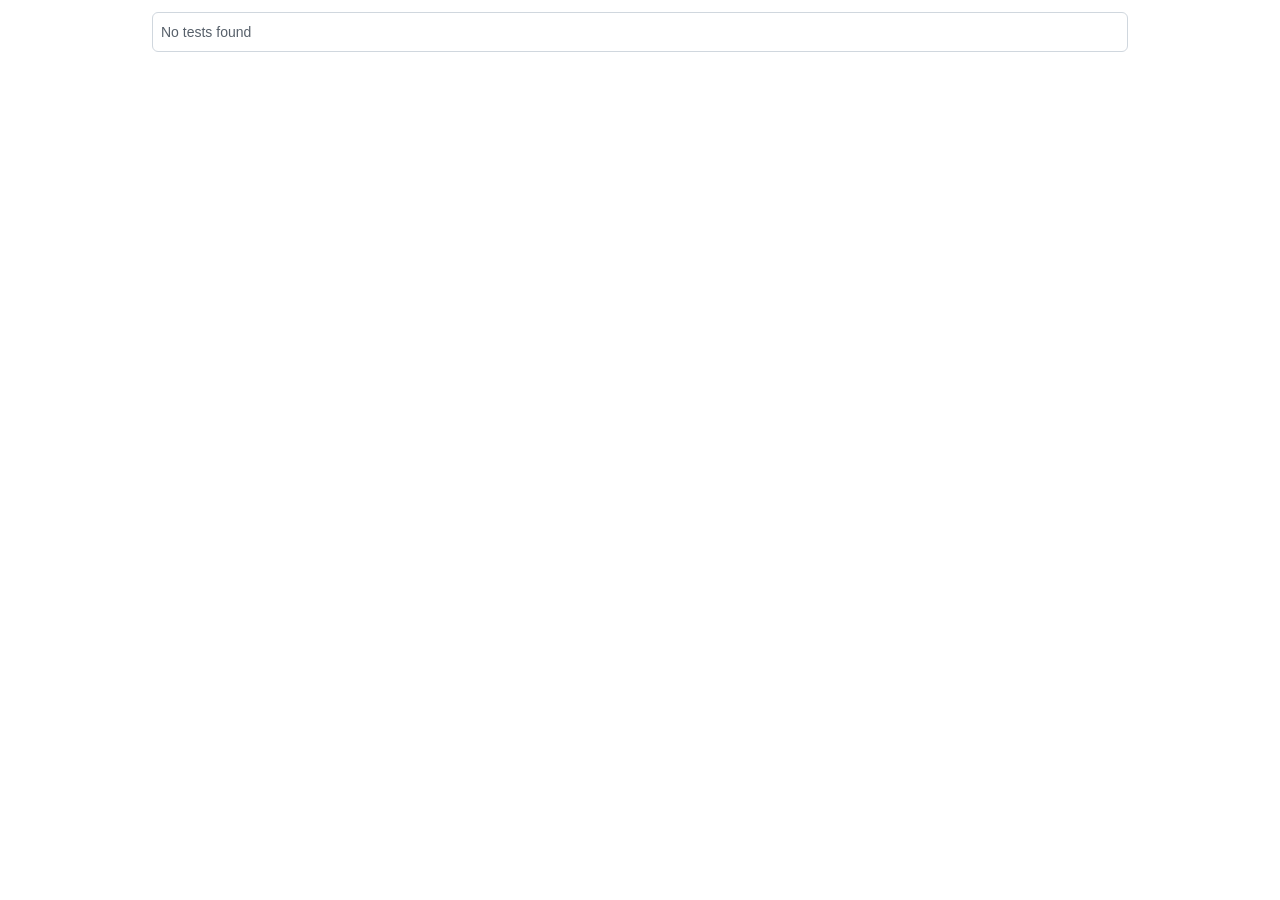
<file: node_modules/playwright-core/lib/vite/htmlReport/index.html>
<!DOCTYPE html>
<html style='scrollbar-gutter: stable both-edges;'>
  <head>
    <meta charset='UTF-8'>
    <meta name='color-scheme' content='dark light'>
    <meta name='viewport' content='width=device-width, initial-scale=1.0'>
    <title>Playwright Test Report</title>
    <script type="module" crossorigin src="./report.js"></script>
    <link rel="stylesheet" crossorigin href="./report.css">
  </head>
  <body>
    <div id='root'></div>
  </body>
</html>
</file>
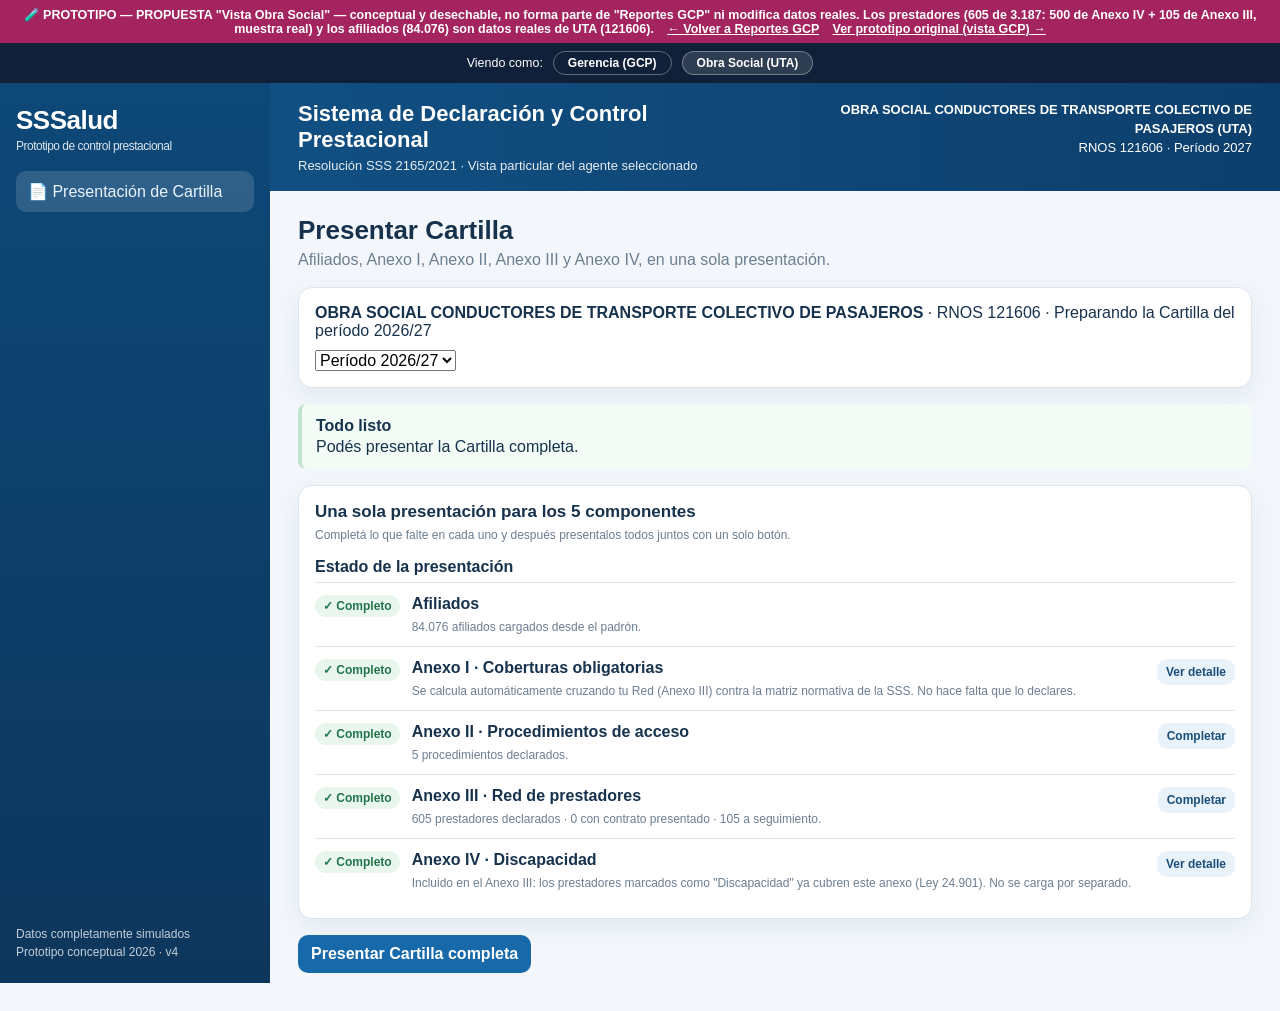
<file: prototipo-2165-uta-os.html>
<!doctype html>
<html lang="es">
<head>
<meta charset="utf-8" />
<meta name="viewport" content="width=device-width, initial-scale=1" />
<title>Prototipo 2165/2021 - Control Prestacional</title>
<style>
:root{
  --navy:#0f3d67; --blue:#1769aa; --blue2:#2e8bd2; --bg:#f3f7fb; --card:#fff;
  --text:#17324d; --muted:#6b7e91; --line:#dbe5ef; --ok:#2e9b62; --warn:#e3a31a;
  --bad:#d84c4c; --info:#5f86b3; --shadow:0 8px 24px rgba(15,61,103,.08);
}
*{box-sizing:border-box} body{margin:0;font-family:Inter,Segoe UI,Arial,sans-serif;background:var(--bg);color:var(--text)}
button,input,select,textarea{font:inherit}.app{display:grid;grid-template-columns:270px 1fr;min-height:100vh}
.sidebar{background:linear-gradient(180deg,#0d4878,#0d365c);color:#fff;position:sticky;top:0;height:100vh;padding:22px 16px;display:flex;flex-direction:column;gap:18px}
.brand{font-size:26px;font-weight:800;letter-spacing:-.5px}.brand small{display:block;font-size:12px;font-weight:500;opacity:.85;margin-top:3px}.nav{display:flex;flex-direction:column;gap:6px}.nav button{border:0;background:transparent;color:#eaf5ff;padding:11px 12px;border-radius:10px;text-align:left;cursor:pointer;display:flex;align-items:center;gap:10px}.nav button:hover,.nav button.active{background:rgba(255,255,255,.14)}.nav .sub{font-size:11px;opacity:.7;display:block;margin-left:28px;margin-top:-5px;margin-bottom:4px}.sidefoot{margin-top:auto;font-size:12px;opacity:.76;line-height:1.5}
.main{min-width:0}.topbar{background:linear-gradient(90deg,#114f82,#0d3f6c);color:#fff;padding:18px 28px;display:flex;justify-content:space-between;gap:20px;align-items:flex-start}.topbar h1{font-size:22px;margin:0 0 5px}.topbar .meta{font-size:13px;opacity:.9}.org{text-align:right;font-size:13px;line-height:1.45}
.content{padding:24px 28px 38px;max-width:1500px;margin:0 auto}.page{display:none}.page.active{display:block}.pagehead{display:flex;justify-content:space-between;gap:16px;align-items:center;margin-bottom:18px}.pagehead h2{margin:0;font-size:26px}.pagehead p{margin:5px 0 0;color:var(--muted)}
.grid{display:grid;gap:14px}.cards{grid-template-columns:repeat(6,minmax(0,1fr));margin-bottom:16px}.card{background:var(--card);border:1px solid var(--line);border-radius:14px;box-shadow:var(--shadow);padding:16px}.metric{min-height:98px;padding:13px 14px}.metric .k{font-size:11.5px;color:var(--muted);line-height:1.25}.metric .v{font-size:22px;font-weight:800;margin:5px 0 3px}.metric .s{font-size:11px;color:var(--muted)}
.status{display:inline-flex;align-items:center;gap:6px;padding:4px 8px;border-radius:999px;font-size:12px;font-weight:700}.ok{background:#e8f6ee;color:#23754b}.warn{background:#fff4db;color:#8c6200}.bad{background:#fde8e8;color:#9c2c2c}.info{background:#eaf1f8;color:#3f668f}.gray{background:#eef2f5;color:#687786}.dot{width:8px;height:8px;border-radius:50%;background:currentColor}
.two{grid-template-columns:1.4fr 1fr}.three{grid-template-columns:1.2fr .9fr .9fr}.section-title{font-size:17px;font-weight:800;margin:0 0 12px}.progress{height:10px;background:#e9eff5;border-radius:999px;overflow:hidden}.progress span{display:block;height:100%;background:linear-gradient(90deg,var(--blue),#39a5e7)}
.alert{display:flex;gap:12px;padding:12px 0;border-bottom:1px solid var(--line)}.alert:last-child{border-bottom:0}.alert-icon{width:30px;height:30px;border-radius:50%;display:grid;place-items:center;color:#fff;font-weight:900;flex:0 0 auto}.alert strong{display:block;font-size:14px}.alert small{color:var(--muted)}
.tablewrap{overflow:auto;border:1px solid var(--line);border-radius:12px;background:#fff}.table{width:100%;border-collapse:collapse;font-size:13px}.table th{background:#edf4fa;text-align:left;padding:11px;white-space:nowrap}.table td{padding:11px;border-top:1px solid var(--line);vertical-align:top}.table tr:hover td{background:#fafcff}.filters{display:flex;gap:10px;flex-wrap:wrap;margin-bottom:12px}.filters input,.filters select{border:1px solid #cddae6;border-radius:10px;padding:9px 10px;background:#fff;min-width:160px}.btn{border:0;border-radius:10px;padding:10px 13px;cursor:pointer;font-weight:700}.btn.primary{background:var(--blue);color:#fff}.btn.secondary{background:#eaf2f9;color:#194f7c}.btn.danger{background:#fdeaea;color:#a22b2b}.btn.small{padding:6px 9px;font-size:12px}.btn:disabled{opacity:.45;cursor:not-allowed}.actions{display:flex;gap:8px;flex-wrap:wrap}
.providers-table{table-layout:fixed}
.providers-table th:nth-child(1),.providers-table td:nth-child(1){width:16%}
.providers-table th:nth-child(2),.providers-table td:nth-child(2){width:13%}
.providers-table th:nth-child(3),.providers-table td:nth-child(3){width:13%}
.providers-table th:nth-child(4),.providers-table td:nth-child(4){width:24%}
.providers-table th:nth-child(5),.providers-table td:nth-child(5){width:17%;white-space:normal}
.providers-table th:nth-child(6),.providers-table td:nth-child(6){width:12%}
.providers-table th:nth-child(7),.providers-table td:nth-child(7){width:5%}
.providers-table td{padding:8px 11px;line-height:1.3;font-size:13px}
.providers-table .mini-note{margin-top:1px;font-size:11px}
.multi-select{position:relative;display:inline-block}
.multi-select summary{list-style:none;cursor:pointer;border:1px solid #cddae6;border-radius:10px;padding:9px 10px;background:#fff;min-width:180px;display:flex;justify-content:space-between;align-items:center;gap:8px;font-size:13px;color:#20364a}
.multi-select summary::-webkit-details-marker{display:none}
.multi-select summary::after{content:'▾';color:var(--muted);font-size:11px}
.multi-select[open] summary{border-color:var(--blue)}
.multi-select .ms-menu{position:absolute;z-index:30;top:calc(100% + 4px);left:0;background:#fff;border:1px solid #cddae6;border-radius:10px;box-shadow:0 10px 26px rgba(15,40,70,.18);padding:8px;width:max-content;min-width:210px;max-height:280px;overflow-y:auto;overflow-x:hidden;box-sizing:border-box}
.multi-select .ms-actions{display:flex;gap:12px;margin-bottom:6px;padding-bottom:6px;border-bottom:1px solid var(--line);font-size:12px}
.multi-select .ms-actions button{background:none;border:0;color:var(--blue);cursor:pointer;font-weight:700;padding:0}
.multi-select .ms-menu label{display:flex;align-items:center;gap:8px;padding:6px 4px 6px 0;font-size:13px;white-space:nowrap;border-radius:6px;cursor:pointer;box-sizing:border-box}
.multi-select .ms-menu label input[type=checkbox]{-webkit-appearance:none;appearance:none;flex:0 0 15px;margin:0;padding:0;width:15px;min-width:15px;max-width:15px;height:15px;box-sizing:border-box;border:1.5px solid #9db3c4;border-radius:3px;background:#fff;cursor:pointer;position:relative}
.multi-select .ms-menu label input[type=checkbox]:checked{background:var(--blue);border-color:var(--blue)}
.multi-select .ms-menu label input[type=checkbox]:checked::after{content:'';position:absolute;left:4px;top:1px;width:4px;height:8px;border:solid #fff;border-width:0 2px 2px 0;transform:rotate(45deg)}
.multi-select .ms-menu label span{white-space:nowrap}
.multi-select .ms-menu label:hover{background:#f3f7fb}
.plain-list{font-size:13px;line-height:1.4}


.plain-list .more-link{color:#3f668f;cursor:pointer;text-decoration:underline;font-size:11.5px}
.contract-text{font-weight:800;font-size:13px}
.contract-text.ok{color:#23754b}.contract-text.warn{color:#8c6200}.contract-text.bad{color:#9c2c2c}.contract-text.info{color:#3f668f}
.detail-compact{border:1px solid var(--line);border-radius:10px;padding:11px 13px;background:#fafcff;font-size:14.5px}
.detail-compact .drow{padding:5px 0;border-bottom:1px dashed #e3eaf1}.detail-compact .drow:last-child{border-bottom:0}
.detail-compact .drow b{display:inline-block;min-width:130px;color:var(--blue);font-weight:800;font-size:12px;text-transform:uppercase;letter-spacing:.3px}

.kpirow{display:flex;gap:8px;flex-wrap:wrap}.pill{background:#eef5fb;border:1px solid #d7e4ef;border-radius:999px;padding:7px 10px;font-size:12px}.law{display:grid;grid-template-columns:1.1fr 1.2fr .9fr .8fr auto;gap:10px;align-items:center;padding:12px;border-bottom:1px solid var(--line)}.law:last-child{border-bottom:0}.law small{color:var(--muted)}
.locality{display:grid;grid-template-columns:1.1fr .55fr 1.1fr 1fr .85fr .8fr;gap:10px;align-items:center;padding:12px;border-bottom:1px solid var(--line)}.locality.header{font-weight:800;background:#edf4fa;border-radius:10px 10px 0 0}.locality:last-child{border-bottom:0}
.callout{border-left:4px solid var(--blue);background:#eef6fc;padding:13px 14px;border-radius:8px;margin-bottom:14px}.callout.warnc{border-left-color:var(--warn);background:#fff8e9}.callout.badc{border-left-color:var(--bad);background:#fff1f1}.callout strong{display:block;margin-bottom:3px}
.formgrid{display:grid;grid-template-columns:repeat(2,minmax(0,1fr));gap:12px}.field label{display:block;font-size:12px;font-weight:800;margin-bottom:5px}.field input,.field select,.field textarea{width:100%;border:1px solid #cbd9e6;border-radius:9px;padding:10px;background:#fff}.field.full{grid-column:1/-1}.checkgrid{display:grid;grid-template-columns:repeat(3,1fr);gap:8px}.check{border:1px solid var(--line);padding:9px;border-radius:9px;background:#fafcff;font-size:13px}
.modal{position:fixed;inset:0;background:rgba(10,35,55,.45);display:none;place-items:center;padding:20px;z-index:50}.modal.open{display:grid}.modalbox{background:#fff;width:min(820px,100%);max-height:90vh;overflow:auto;border-radius:16px;box-shadow:0 30px 80px rgba(0,0,0,.25)}.modalhead{padding:16px 18px;border-bottom:1px solid var(--line);display:flex;justify-content:space-between;align-items:center}.modalbody{padding:18px}.modalfoot{padding:14px 18px;border-top:1px solid var(--line);display:flex;justify-content:flex-end;gap:8px}.x{border:0;background:transparent;font-size:22px;cursor:pointer;color:var(--muted)}
.toast{position:fixed;right:20px;bottom:20px;background:#123f66;color:#fff;padding:12px 16px;border-radius:10px;box-shadow:var(--shadow);display:none;z-index:80}.toast.show{display:block}.empty{padding:30px;text-align:center;color:var(--muted)}
.steps{display:grid;gap:10px}.step{display:flex;gap:12px;align-items:flex-start;padding:12px;border:1px solid var(--line);border-radius:10px}.step .n{width:26px;height:26px;border-radius:50%;display:grid;place-items:center;background:#eaf2f9;color:var(--blue);font-weight:800}.step.done .n{background:#e8f6ee;color:var(--ok)}
.modalbox.wide{width:min(1120px,96vw)}.refesbar{display:grid;grid-template-columns:1fr auto;gap:10px;align-items:end}.typegrid{display:grid;grid-template-columns:repeat(4,minmax(0,1fr));gap:8px}.typecheck{display:flex;gap:8px;align-items:flex-start;padding:10px;border:1px solid var(--line);border-radius:10px;background:#fafcff;font-size:13px;cursor:pointer}.typecheck input{margin-top:2px}.groupbox{border:1px solid var(--line);border-radius:12px;padding:13px;background:#fbfdff;margin-top:12px}.groupbox.hidden{display:none}.group-title{display:flex;justify-content:space-between;align-items:center;gap:10px;font-size:13px;font-weight:800;margin-bottom:10px}.servicegrid{display:grid;grid-template-columns:repeat(4,minmax(0,1fr));gap:7px 12px}.serviceitem{display:flex;gap:7px;align-items:flex-start;font-size:12px}.serviceitem input{margin-top:2px}.provider-summary{display:flex;gap:6px;flex-wrap:wrap}.chip{display:inline-flex;align-items:center;background:#edf4fa;border:1px solid #d5e3ef;border-radius:999px;padding:4px 7px;font-size:11px;color:#355b7b}.chip.more{background:#f5f1ff;border-color:#ddd1ff;color:#62459c}.th-sort{background:none;border:0;font:inherit;font-weight:700;color:inherit;cursor:pointer;padding:0;text-align:left}.th-sort:hover{text-decoration:underline}.clickable-row{cursor:pointer}.clickable-row:hover{background:#f5f9fd}.mini-note{font-size:12px;color:var(--muted);margin-top:7px}.detail-list{display:grid;grid-template-columns:repeat(2,minmax(0,1fr));gap:10px}.detail-box{border:1px solid var(--line);border-radius:10px;padding:11px;background:#fafcff}.detail-box b{display:block;margin-bottom:4px}.inline-help{font-size:11px;color:var(--muted)}

/* Dashboard de control */
.dashboard-head{display:flex;justify-content:space-between;gap:14px;align-items:flex-start;margin-bottom:14px}.dashboard-org{background:#eef6fc;border:1px solid var(--line);border-radius:12px;padding:11px 13px;min-width:310px;font-size:12px;line-height:1.45}.dashboard-org b{font-size:13px}.metric.clickable{cursor:pointer;transition:.18s transform,.18s box-shadow}.metric.clickable:hover{transform:translateY(-2px);box-shadow:0 12px 28px rgba(15,61,103,.14)}
.dashboard-main{display:grid;grid-template-columns:1.35fr .9fr 1fr;gap:14px;margin-bottom:14px}.donut-wrap{display:flex;align-items:center;gap:28px;min-height:255px}.donut{width:175px;height:175px;border-radius:50%;background:conic-gradient(var(--ok) 0 92%,var(--warn) 92% 97%,var(--bad) 97% 100%);display:grid;place-items:center;position:relative;flex:0 0 auto}.donut:before{content:"";width:116px;height:116px;border-radius:50%;background:#fff;position:absolute}.donut-center{position:relative;text-align:center;z-index:2}.donut-center strong{font-size:30px;display:block}.donut-center small{color:var(--muted)}.legend{display:grid;gap:12px}.legend-row{display:flex;gap:9px;align-items:center;font-size:13px}.legend-dot{width:12px;height:12px;border-radius:50%;flex:0 0 auto}.map-card{min-height:300px}.map-tabs{display:flex;gap:0;margin-bottom:10px}.map-tabs span{padding:7px 14px;border:1px solid var(--line);font-size:12px}.map-tabs span:first-child{background:var(--blue);color:#fff;border-color:var(--blue);border-radius:8px 0 0 8px}.map-tabs span:last-child{border-radius:0 8px 8px 0}.arg-map{display:grid;grid-template-columns:118px 1fr;gap:14px;align-items:center}.argentina-schematic{height:210px;position:relative;margin:auto;width:88px}.province{position:absolute;border-radius:10px;border:2px solid #fff;box-shadow:0 0 0 1px rgba(0,0,0,.04)}.province.okp{background:#47b86e}.province.warnp{background:#f1b62b}.province.badp{background:#e35a5a}.province.grayp{background:#c9d2da}.p1{width:50px;height:31px;left:17px;top:0}.p2{width:56px;height:32px;left:12px;top:25px}.p3{width:62px;height:34px;left:8px;top:51px}.p4{width:58px;height:34px;left:11px;top:78px}.p5{width:52px;height:34px;left:16px;top:105px}.p6{width:46px;height:34px;left:22px;top:132px}.p7{width:37px;height:31px;left:28px;top:159px}.p8{width:26px;height:26px;left:36px;top:184px}.map-legend{display:grid;gap:9px;font-size:12px}.map-legend b{font-size:13px}.alert-count{background:var(--bad);color:#fff;border-radius:999px;padding:2px 7px;font-size:11px;margin-left:5px}.dashboard-bottom{display:grid;grid-template-columns:1.25fr .95fr .82fr;gap:14px}.module-table{width:100%;border-collapse:collapse;font-size:12px}.module-table th{background:#edf4fa;text-align:left;padding:9px}.module-table td{padding:9px;border-top:1px solid var(--line)}.beneficiary-list{display:grid;gap:10px}.beneficiary-row{display:grid;grid-template-columns:90px 1fr 58px;gap:9px;align-items:center;font-size:12px}.bar{height:11px;background:#e8eef4;border-radius:2px;overflow:hidden}.bar span{display:block;height:100%;background:#2586cf}.quick-list{display:grid;gap:8px}.quick-list button{width:100%;text-align:left;border:1px solid var(--line);background:#f7fbfe;color:#184f7c;border-radius:8px;padding:10px;cursor:pointer;font-weight:700}.quick-list button:hover{background:#edf6fd}.dashboard-note{margin-top:14px;font-size:11px;color:var(--muted)}
@media (max-width:1200px){.dashboard-main,.dashboard-bottom{grid-template-columns:1fr 1fr}.dashboard-main>.card:last-child,.dashboard-bottom>.card:first-child{grid-column:1/-1}}@media (max-width:760px){.dashboard-head{display:block}.dashboard-org{margin-top:10px;min-width:0}.dashboard-main,.dashboard-bottom{grid-template-columns:1fr}.dashboard-main>.card:last-child,.dashboard-bottom>.card:first-child{grid-column:auto}.donut-wrap{flex-direction:column;align-items:flex-start}.arg-map{grid-template-columns:105px 1fr}}

@media (max-width:1100px){.typegrid,.servicegrid{grid-template-columns:repeat(2,1fr)}.cards{grid-template-columns:repeat(3,1fr)}.two,.three{grid-template-columns:1fr}.app{grid-template-columns:220px 1fr}.locality{grid-template-columns:1fr 1fr 1fr}.locality>div:nth-child(n+4){display:none}}
@media (max-width:760px){.typegrid,.servicegrid,.detail-list{grid-template-columns:1fr}.app{display:block}.sidebar{position:relative;height:auto}.nav{display:grid;grid-template-columns:repeat(2,1fr)}.nav .sub{display:none}.topbar{padding:14px 16px}.org{display:none}.content{padding:16px}.cards{grid-template-columns:1fr}.formgrid{grid-template-columns:1fr}.checkgrid{grid-template-columns:1fr}.law{grid-template-columns:1fr}.locality{grid-template-columns:1fr 1fr}.locality>div:nth-child(n+3){display:none}}
</style>
</head>
<body>
<div style="background:#a3245f;color:#fff;text-align:center;padding:7px 12px;font-size:12.5px;font-weight:700">
  🧪 PROTOTIPO — PROPUESTA "Vista Obra Social" — conceptual y desechable, no forma parte de "Reportes GCP" ni modifica datos reales. Los prestadores (605 de 3.187: 500 de Anexo IV + 105 de Anexo III, muestra real) y los afiliados (84.076) son datos reales de UTA (121606).
  <a href="./index.html" style="color:#fff;text-decoration:underline;margin-left:10px">← Volver a Reportes GCP</a>
  <a href="./prototipo-2165-uta.html" style="color:#fff;text-decoration:underline;margin-left:10px">Ver prototipo original (vista GCP) →</a>
</div>
<div style="background:#0f2038;color:#fff;text-align:center;padding:8px 12px;font-size:12.5px;display:flex;align-items:center;justify-content:center;gap:10px">
  <span>Viendo como:</span>
  <button id="roleBtnGcp" onclick="setRole('gcp')" style="border:1px solid #ffffff55;background:#ffffff22;color:#fff;border-radius:999px;padding:4px 14px;font-size:12px;font-weight:800;cursor:pointer">Gerencia (GCP)</button>
  <button id="roleBtnOs" onclick="setRole('os')" style="border:1px solid #ffffff55;background:transparent;color:#fff;border-radius:999px;padding:4px 14px;font-size:12px;font-weight:800;cursor:pointer">Obra Social (UTA)</button>
</div>
<div class="app">
  <aside class="sidebar">
    <div class="brand">SSSalud <small>Prototipo de control prestacional</small></div>
    <div class="nav" id="nav">
      <button class="active" data-page="inicio" data-role="gcp">🏠 Inicio</button>
      <button data-page="agentes" data-role="gcp">🧾 Obras sociales</button><span class="sub" data-role="gcp">Universo / búsqueda</span>
      <button data-page="os" data-role="gcp">📊 Tablero OS</button><span class="sub" data-role="gcp">Detalle de agente seleccionado</span>
      <button data-page="coberturas" data-role="gcp">📋 Coberturas obligatorias</button><span class="sub" data-role="gcp">Anexo I / Matriz normativa</span>
      <button data-page="procedimientos" data-role="gcp">🧭 Procedimientos de acceso</button><span class="sub" data-role="gcp">Anexo II</span>
      <button data-page="red" data-role="gcp">🏥 Red y mecanismos</button><span class="sub" data-role="gcp">Anexo III</span>
      <button data-page="discapacidad" data-role="gcp">♿ Discapacidad</button><span class="sub" data-role="gcp">Anexo IV</span>
      <button data-page="suficiencia" data-role="gcp">📍 Suficiencia prestacional</button>
      <button data-page="reclamos" data-role="gcp">⚠️ Reclamos y alertas</button>
      <button data-page="presentacion" data-role="gcp">📄 Presentación 2165</button>
      <button data-page="presentacion-os" data-role="os">📄 Presentación de Cartilla</button>
    </div>
    <div class="sidefoot">Datos completamente simulados<br>Prototipo conceptual 2026 · v4</div>
  </aside>
  <main class="main">
    <header class="topbar"><div><h1>Sistema de Declaración y Control Prestacional</h1><div class="meta" id="topbarMeta">Resolución SSS 2165/2021 · PROTOTIPO con datos reales de UTA (121606): 605 prestadores reales (Anexo III + IV, muestra de 3.187 totales), y 84.076 afiliados reales</div></div><div class="org" id="topbarOrg"><b>Superintendencia de Servicios de Salud</b><br>Resumen general · Período 2027</div></header>
    <div class="content">
      <section class="page active" id="page-inicio">
        <div class="dashboard-head">
          <div><h2 style="margin:0;font-size:26px">Tablero general · Resolución 2165/2021</h2><p style="margin:5px 0 0;color:var(--muted)">Vista consolidada del universo de Obras Sociales. Desde acá se monitorea el estado general y luego se accede al detalle de una OS.</p></div>
          <div class="dashboard-org"><b>Superintendencia de Servicios de Salud</b><br>Período: <b>2027</b> · Universo de agentes<br><button class="btn small secondary" style="margin-top:7px" data-go="agentes">Buscar obra social</button></div>
        </div>
        <div class="grid cards">
          <div class="card metric clickable" data-go="agentes"><div class="k">Agentes registrados</div><div class="v" id="genTotalAgents">298</div><span class="status info"><span class="dot"></span>Universo total</span><div class="mini-note">Ver listado →</div></div>
          <div class="card metric"><div class="k">Presentaciones recibidas</div><div class="v" id="genPresented">241</div><span class="status ok"><span class="dot"></span>80,9% del total</span><div class="mini-note">Período vigente</div></div>
          <div class="card metric"><div class="k">Aprobadas / conformes</div><div class="v" id="genApproved">180</div><span class="status ok"><span class="dot"></span>Con evaluación favorable</span><div class="mini-note">Seguimiento activo</div></div>
          <div class="card metric"><div class="k">Con observaciones</div><div class="v" id="genObserved">44</div><span class="status warn"><span class="dot"></span>Requieren adecuación</span><div class="mini-note">Ver agentes →</div></div>
          <div class="card metric"><div class="k">No presentadas / pendientes</div><div class="v" id="genPending">74</div><span class="status bad"><span class="dot"></span>Control prioritario</span><div class="mini-note">Intimar / revisar</div></div>
        </div>

        <div class="dashboard-main">
          <div class="card">
            <div style="display:flex;justify-content:space-between;gap:12px;align-items:center"><h3 class="section-title">Cumplimiento general del universo</h3><button class="btn small secondary" data-go="agentes">Abrir listado de obras sociales</button></div>
            <div class="donut-wrap">
              <div class="donut"><div class="donut-center"><strong>81%</strong><small>Presentación<br>vigente</small></div></div>
              <div class="legend">
                <div class="legend-row"><span class="legend-dot" style="background:var(--ok)"></span><div><b>180</b> aprobadas / conformes</div></div>
                <div class="legend-row"><span class="legend-dot" style="background:var(--warn)"></span><div><b>44</b> con observaciones</div></div>
                <div class="legend-row"><span class="legend-dot" style="background:var(--bad)"></span><div><b>17</b> pendientes de evaluación</div></div>
                <div class="legend-row"><span class="legend-dot" style="background:#c9d2da"></span><div><b>57</b> no presentadas</div></div>
              </div>
            </div>
          </div>
          <div class="card map-card">
            <h3 class="section-title">Distribución territorial del control</h3>
            <div class="map-tabs"><span>Por provincia</span><span>Por cantidad de observaciones</span></div>
            <div class="arg-map">
              <div class="arg-grid">
                <span class="g green"></span><span class="g green"></span><span class="g yellow"></span>
                <span class="g green"></span><span class="g red"></span><span class="g green"></span>
                <span class="g green"></span><span class="g yellow"></span><span class="g green"></span>
                <span class="g green"></span><span class="g green"></span><span class="g gray"></span>
              </div>
              <div class="legend compact">
                <div class="legend-row"><span class="legend-dot" style="background:var(--ok)"></span><div>Seguimiento normal (16)</div></div>
                <div class="legend-row"><span class="legend-dot" style="background:var(--warn)"></span><div>Observación media (6)</div></div>
                <div class="legend-row"><span class="legend-dot" style="background:var(--bad)"></span><div>Alta criticidad (2)</div></div>
              </div>
            </div>
            <div class="map-footer"><div><b>6</b> provincias concentran la mayor cantidad de alertas.</div><button class="btn small secondary" data-go="agentes">Ver detalle por OS</button></div>
          </div>
          <div class="card">
            <div style="display:flex;justify-content:space-between;align-items:center"><h3 class="section-title">Alertas globales</h3><button class="btn small secondary" data-go="agentes">Buscar agente</button></div>
            <div id="globalAlerts">
              <div class="alert"><div class="alert-icon" style="background:var(--bad)">!</div><div><strong>No presentación</strong><small>57 agentes todavía no presentaron la cartilla 2027.</small></div></div>
              <div class="alert"><div class="alert-icon" style="background:var(--warn)">!</div><div><strong>Red insuficiente</strong><small>44 agentes tienen observaciones de suficiencia territorial.</small></div></div>
              <div class="alert"><div class="alert-icon" style="background:var(--warn)">!</div><div><strong>Urgencias</strong><small>12 agentes mantienen procedimientos incompatibles con atención inmediata.</small></div></div>
              <div class="alert"><div class="alert-icon" style="background:var(--bad)">!</div><div><strong>Leyes especiales</strong><small>9 agentes no acreditan mecanismos completos para insumos / coberturas específicas.</small></div></div>
            </div>
          </div>
        </div>

        <div class="dashboard-lower">
          <div class="card">
            <div style="display:flex;justify-content:space-between;align-items:center"><h3 class="section-title">Resumen por módulo</h3><button class="btn small secondary" data-go="agentes">Ver agentes observados</button></div>
            <div class="tablewrap"><table class="table"><thead><tr><th>Módulo</th><th>Conforme</th><th>Observado</th><th>Pendiente</th></tr></thead><tbody>
              <tr><td><b>Anexo I · Coberturas obligatorias</b></td><td>201</td><td>28</td><td>12</td></tr>
              <tr><td><b>Anexo II · Procedimientos de acceso</b></td><td>223</td><td>13</td><td>5</td></tr>
              <tr><td><b>Anexo III · Red prestacional</b></td><td>194</td><td>37</td><td>10</td></tr>
              <tr><td><b>Anexo IV · Discapacidad</b></td><td>212</td><td>21</td><td>8</td></tr>
              <tr><td><b>Suficiencia prestacional</b></td><td>180</td><td>44</td><td>17</td></tr>
            </tbody></table></div>
          </div>
          <div class="card">
            <h3 class="section-title">Búsqueda rápida de obra social</h3>
            <div class="filters" style="margin-bottom:10px"><input id="homeOsSearch" placeholder="RNOS, nombre o CUIT"><button class="btn primary" id="homeSearchBtn">Buscar</button></div>
            <div class="mini-note">Sugerencia: buscá por RNOS 121606 o "UTA" para ver la Obra Social con datos reales</div>
            <div id="homeSearchResult" class="mini-note" style="margin-top:12px"></div>
            <div class="actions" style="margin-top:14px"><button class="btn secondary" data-go="agentes">Abrir listado completo</button><button class="btn secondary" id="openSelectedOs">Ir al tablero particular</button></div>
          </div>
        </div>
      </section>


      <section class="page" id="page-agentes">
        <div class="pagehead"><div><h2>Obras sociales / Agentes de Seguro</h2><p>Listado general para buscar una obra social y abrir su tablero particular.</p></div><div class="actions"><button class="btn secondary" id="clearAgentFilters">Limpiar filtros</button><button class="btn primary" id="openAgentDetail">Abrir tablero seleccionado</button></div></div>
        <div class="filters"><input id="agentSearch" placeholder="Buscar por RNOS, nombre o CUIT"><select id="agentStatus"><option value="">Todos los estados</option><option>Aprobada</option><option>Observada</option><option>Pendiente</option><option>No presentada</option></select><select id="agentProvince"><option value="">Todas las jurisdicciones</option><option>Nacional</option><option>Córdoba</option><option>Buenos Aires</option><option>Santa Fe</option><option>Chubut</option></select></div>
        <div class="tablewrap"><table class="table"><thead><tr><th></th><th>RNOS</th><th>Obra social</th><th>Jurisdicción</th><th>Estado</th><th>Cobertura</th><th>Red</th><th>Suficiencia</th><th>Alertas</th><th></th></tr></thead><tbody id="agentRows"></tbody></table></div>
      </section>


      <section class="page" id="page-os">
        
        <div class="dashboard-head">
          <div><h2 style="margin:0;font-size:26px">Tablero particular de la obra social</h2><p style="margin:5px 0 0;color:var(--muted)">Detalle del agente seleccionado. Desde aquí se analiza su presentación, red, suficiencia y alertas.</p></div>
          <div class="dashboard-org"><b id="osNameCard">Obra Social del Bienestar</b><br>RNOS: <span id="osRnosCard">999999</span> · <span id="osScopeCard">Cobertura nacional</span><br>Beneficiarios: <b id="osBenefCard">125.430</b> · Período: <b id="osPeriodCard">2027</b><br><button class="btn small secondary" style="margin-top:7px" data-go="suficiencia">Ver datos del padrón</button></div>
        </div>

        <div class="grid cards">
          <div class="card metric clickable" data-go="coberturas"><div class="k">Coberturas obligatorias · Anexo I</div><div class="v" id="metricCoverage">92%</div><span class="status warn"><span class="dot"></span>12 observaciones</span><div class="mini-note">Ver detalle →</div></div>
          <div class="card metric clickable" data-go="procedimientos"><div class="k">Procedimientos de acceso · Anexo II</div><div class="v">Cumple</div><span class="status ok"><span class="dot"></span>Declarados</span><div class="mini-note">Ver detalle →</div></div>
          <div class="card metric clickable" data-go="red"><div class="k">Red declarada · Anexo III</div><div class="v" id="metricProviders">438</div><span class="status info"><span class="dot"></span>Prestadores / sedes</span><div class="mini-note">Ver detalle →</div></div>
          <div class="card metric clickable" data-go="red"><div class="k">Contratos de la red</div><div class="v" id="metricContratosPresentados">—</div><span class="status warn" id="metricContratosSeguimiento"><span class="dot"></span>—</span><div class="mini-note" id="metricContratosNo428">Ver detalle →</div></div>
          <div class="card metric clickable" data-go="discapacidad"><div class="k">Discapacidad · Anexo IV</div><div class="v">Cumple</div><span class="status ok"><span class="dot"></span>Red específica</span><div class="mini-note">Ver detalle →</div></div>
          <div class="card metric clickable" data-go="suficiencia"><div class="k">Suficiencia territorial</div><div class="v" id="metricSuff">83%</div><span class="status warn"><span class="dot"></span>6 jurisdicciones a revisar</span><div class="mini-note">Ver mapa / detalle →</div></div>
        </div>

        <div class="dashboard-main">
          <div class="card">
            <div style="display:flex;justify-content:space-between;gap:12px;align-items:center"><h3 class="section-title">Cobertura normativa · PMO + leyes especiales</h3><button class="btn small secondary" data-go="coberturas">Ver matriz completa</button></div>
            <div class="donut-wrap">
              <div class="donut"><div class="donut-center"><strong>92%</strong><small>Cumplimiento<br>global</small></div></div>
              <div class="legend">
                <div class="legend-row"><span class="legend-dot" style="background:var(--ok)"></span><div><b>142</b> obligaciones cumplidas</div></div>
                <div class="legend-row"><span class="legend-dot" style="background:var(--warn)"></span><div><b>8</b> con observaciones</div></div>
                <div class="legend-row"><span class="legend-dot" style="background:var(--bad)"></span><div><b>4</b> sin cobertura acreditada</div></div>
                <div class="legend-row"><span class="legend-dot" style="background:#c9d2da"></span><div><b>154</b> obligaciones totales</div></div>
              </div>
            </div>
          </div>

          <div class="card map-card">
            <h3 class="section-title">Suficiencia territorial</h3>
            <div class="map-tabs"><span>Por provincia</span><span>Por prestación</span></div>
            <div class="arg-map">
              <div class="argentina-schematic" title="Mapa esquemático del prototipo">
                <span class="province okp p1"></span><span class="province okp p2"></span><span class="province warnp p3"></span><span class="province okp p4"></span><span class="province badp p5"></span><span class="province okp p6"></span><span class="province warnp p7"></span><span class="province okp p8"></span>
              </div>
              <div class="map-legend">
                <div><span class="legend-dot" style="background:var(--ok);display:inline-block;margin-right:7px"></span><b>Suficiencia acreditada</b> (18)</div>
                <div><span class="legend-dot" style="background:var(--warn);display:inline-block;margin-right:7px"></span><b>Con observaciones</b> (4)</div>
                <div><span class="legend-dot" style="background:var(--bad);display:inline-block;margin-right:7px"></span><b>Insuficiencia</b> (2)</div>
                <div><span class="legend-dot" style="background:#c9d2da;display:inline-block;margin-right:7px"></span><b>Sin beneficiarios</b> (0)</div>
                <button class="btn small secondary" style="margin-top:7px" data-go="suficiencia">Abrir análisis territorial</button>
              </div>
            </div>
          </div>

          <div class="card">
            <div style="display:flex;justify-content:space-between;align-items:center"><h3 class="section-title">Alertas principales <span class="alert-count">4</span></h3><button class="btn small secondary" data-go="reclamos">Ver todas</button></div>
            <div id="homeAlerts"></div>
          </div>
        </div>

        <div class="dashboard-bottom">
          <div class="card">
            <h3 class="section-title">Estado por módulo de la Resolución 2165/2021</h3>
            <div class="tablewrap"><table class="module-table"><thead><tr><th>Módulo / Anexo</th><th>Estado</th><th>Detalle</th></tr></thead><tbody>
              <tr><td><b>Anexo I</b> · Coberturas obligatorias</td><td><span class="status ok">Cumple</span></td><td>142/154 obligaciones</td></tr>
              <tr><td><b>Anexo II</b> · Procedimientos de acceso</td><td><span class="status ok">Cumple</span></td><td>Procedimientos declarados</td></tr>
              <tr><td><b>Anexo III</b> · Red de prestadores</td><td><span class="status ok">Cumple</span></td><td><span id="dashboardProviderCount">438</span> prestadores / sedes</td></tr>
              <tr><td><b>Anexo IV</b> · Discapacidad</td><td><span class="status ok">Cumple</span></td><td>Red específica declarada</td></tr>
              <tr><td><b>Suficiencia prestacional</b></td><td><span class="status warn">Observaciones</span></td><td>4 provincias / 12 localidades</td></tr>
            </tbody></table></div>
          </div>

          <div class="card">
            <h3 class="section-title">Beneficiarios por provincia</h3>
            <div class="beneficiary-list">
              <div class="beneficiary-row"><span>Buenos Aires</span><div class="bar"><span style="width:100%"></span></div><b>52.939</b></div>
              <div class="beneficiary-row"><span>Tucumán</span><div class="bar"><span style="width:11%"></span></div><b>6.071</b></div>
              <div class="beneficiary-row"><span>Santa Fe</span><div class="bar"><span style="width:10%"></span></div><b>5.486</b></div>
              <div class="beneficiary-row"><span>C.A.B.A.</span><div class="bar"><span style="width:7%"></span></div><b>3.530</b></div>
              <div class="beneficiary-row"><span>Misiones</span><div class="bar"><span style="width:6%"></span></div><b>3.031</b></div>
              <div class="beneficiary-row"><span>Salta</span><div class="bar"><span style="width:4%"></span></div><b>2.190</b></div>
              <div class="beneficiary-row"><span>Resto (17 provincias)</span><div class="bar"><span style="width:22%"></span></div><b>10.829</b></div>
            </div>
          </div>

          <div class="card">
            <h3 class="section-title">Accesos rápidos</h3>
            <div class="quick-list">
              <button data-go="red">⌕ Buscar prestador · REFES/REFEPS</button>
              <button id="quickNewProvider">⊞ Declarar nuevo prestador</button>
              <button data-go="red">✎ Actualizar prestaciones</button>
              <button data-go="reclamos">▣ Ver reclamos de la OS</button>
              <button data-go="presentacion">▤ Generar presentación 2165/2021</button>
            </div>
          </div>
        </div>
        <div class="dashboard-note">Datos completamente simulados. El tablero representa la lógica funcional propuesta: obligación normativa + padrón + red/mecanismos + REFES/REFEPS + accesibilidad + reclamos.</div>
      
      </section>

      <section class="page" id="page-coberturas">
        <div class="pagehead"><div><h2>Coberturas obligatorias</h2><p>Matriz normativa central. La obra social no declara la ley: declara cómo cumple cada obligación.</p></div><span class="status info"><span class="dot"></span>154 obligaciones simuladas</span></div>
        <div class="callout"><strong>Principio del módulo</strong>La SSS mantiene PMO y leyes especiales. Cuando cambia una norma se actualiza esta matriz una sola vez; no se obliga a cada OS a volver a transcribirla.</div>
        <div class="filters"><input id="lawSearch" placeholder="Buscar norma o cobertura"><select id="lawStatus"><option value="">Todos los estados</option><option>Cumple</option><option>Observación</option><option>No acredita</option></select></div>
        <div class="card" style="padding:0"><div id="laws"></div></div>
      </section>

      <section class="page" id="page-procedimientos">
        <div class="pagehead"><div><h2>Procedimientos de acceso</h2><p>Transformación estructurada del Anexo II: reglas reales de acceso, no un texto general.</p></div><button class="btn secondary" id="editProcedures">Editar declaración</button></div>
        <div class="grid two">
          <div class="card"><h3 class="section-title">Procedimientos declarados</h3><div id="proceduresTable" class="tablewrap"></div></div>
          <div><div class="callout warnc"><strong>Regla de urgencia/emergencia</strong>La atención inmediata no debería depender de autorización previa. La validación administrativa se registra como posterior.</div><div class="card"><h3 class="section-title">Controles automáticos</h3><div class="steps"><div class="step done"><div class="n">✓</div><div><b>Canal de orientación</b><br><small>0800 y web declarados.</small></div></div><div class="step done"><div class="n">✓</div><div><b>Autorización programada</b><br><small>Plazos y documentación definidos.</small></div></div><div class="step"><div class="n">!</div><div><b>Urgencias</b><br><small>Una localidad mantiene autorización previa: genera alerta.</small></div></div></div></div></div>
        </div>
      </section>

      <section class="page" id="page-red">
        <div class="pagehead"><div><h2>Red y mecanismos de cobertura</h2><p>La OS declara cada prestador una sola vez y selecciona toda la capacidad que tiene disponible con él.</p></div><button class="btn primary" id="newProvider">+ Declarar prestador</button></div>
        <div class="callout"><strong>Carga simplificada</strong>Una declaración por prestador/sede. La OS marca tipos, especialidades y capacidades en un único formulario; el sistema las desagrega internamente para cruzarlas con PMO, leyes especiales, padrón y suficiencia.</div>
        <div class="filters"><input id="providerSearch" placeholder="Prestador, localidad, tipo o prestación"><select id="providerProvince"><option value="">Todas las provincias</option></select><details class="multi-select" id="providerTipoSelect"><summary><span id="providerTipoSummary">Todos los tipos</span></summary><div class="ms-menu"><div id="providerTipoOptions"></div></div></details><select id="providerMode"><option value="">Todas las modalidades</option><option>Contrato directo</option><option>Pago por prestación</option><option>Convenio regional</option><option>Derivación garantizada</option></select><select id="providerContract"><option value="">Contrato: Todos</option><option value="presentado">Presentado</option><option value="no428">N/C (428/99)</option><option value="seguimiento">Sin contrato — a seguimiento</option><option value="otros">Sin contrato — otros motivos</option></select></div>
        <div class="mini-note" style="margin-bottom:8px"><b>Contrato:</b> refleja si hay Nº de EX o PDF cargado. No indica si el prestador está habilitado — eso ya lo garantiza REFES/REFEPS al momento de declararlo.</div>
        <div class="tablewrap"><table class="table providers-table"><thead><tr id="providerHeadRow"><th>Prestador</th><th>Ubicación</th><th>Tipo(s)</th><th>Prestación</th><th>Modalidad</th><th>Contrato</th><th></th></tr></thead><tbody id="providerRows"></tbody></table></div>
      </section>

      <section class="page" id="page-discapacidad">
        <div class="pagehead"><div><h2>Discapacidad · Ley 24.901</h2><p>Red específica vinculada al mismo registro de prestadores, evitando duplicar carga.</p></div><span class="status ok" style="cursor:pointer" onclick="showCriteria('Discapacidad · Ley 24.901 — Criterios evaluados', `<ul style=\'margin:0;padding-left:18px;line-height:1.7\'><li>Existencia de al menos un prestador por modalidad exigida (rehabilitación, centro de día, escolaridad especial, transporte) en cada jurisdicción con afiliados.</li><li>Población alcanzada por esa modalidad vs. población total con discapacidad declarada en la jurisdicción.</li><li>Mecanismo de acceso disponible (directo, derivación) compatible con la frecuencia habitual del tratamiento.</li><li>Ausencia de reclamos confirmados asociados a esa modalidad en el período vigente.</li></ul><div class=\'mini-note\' style=\'margin-top:10px\'>Resultado simulado en este prototipo — la lógica de cruce real todavía no está construida.</div>`)"><span class="dot"></span>Cumple estructuralmente</span></div>
        <div class="grid two"><div class="card"><h3 class="section-title">Modalidades controladas</h3><div class="tablewrap"><table class="table"><thead id="modalidadesHead"><tr><th>Modalidad</th><th>Prestadores</th><th>Jurisdicciones</th><th>Estado</th></tr></thead><tbody id="modalidadesRows"></tbody></table></div><div class="mini-note">Hacé clic en una fila para ver el listado de prestadores de esa modalidad en Red y mecanismos.</div></div><div class="card"><h3 class="section-title">Lógica</h3><p>El sistema no considera suficiente que exista un prestador de discapacidad en una cartilla. Cruza <b>modalidad exigida + población alcanzada + ubicación + mecanismo de acceso</b>.</p><div class="callout warnc"><strong>Ejemplo</strong>Una provincia puede tener red de rehabilitación, pero quedar observada en centro de día si la única alternativa exige una derivación territorial incompatible con la frecuencia del tratamiento.</div></div></div>
      </section>

      <section class="page" id="page-suficiencia">
        <div class="pagehead"><div><h2>Suficiencia prestacional</h2><p>Resultado del cruce: obligación + padrón + red/mecanismo + REFES + condiciones de acceso.</p></div><button class="btn secondary" id="recalc">Recalcular</button></div>
        <div class="kpirow" style="margin-bottom:12px"><span class="pill">Básica</span><span class="pill">Intermedia</span><span class="pill">Alta complejidad</span><span class="pill">Programada</span><span class="pill">Urgencia/Emergencia</span></div>
        <div class="filters"><select id="suffStatus"><option value="">Todos</option><option>Cumple</option><option>Observación</option><option>No cumple</option></select><select id="suffLocalidad"><option value="">Todas las localidades</option></select><select id="suffPrestacion"><option value="">Todas las prestaciones</option></select></div>
        <div class="card" style="padding:0"><div class="locality header"><div>Localidad</div><div>Afiliados</div><div>Prestación</div><div>Mecanismo</div><div>Acceso</div><div>Resultado</div></div><div id="suffRows"></div></div>
      </section>

      <section class="page" id="page-reclamos">
        <div class="pagehead"><div><h2>Reclamos y alertas</h2><p>El reclamo sigue siendo expediente, pero también se registra como incidente prestacional estructurado para detectar patrones.</p></div><button class="btn secondary" id="simulateComplaint">+ Simular reclamo</button></div>
        <div class="callout"><strong>Cruce automático</strong>OS → prestación → localidad → prestador → motivo estructurado → contrato/mecanismo. Los reclamos repetidos pueden degradar la confianza de una red aparentemente suficiente.</div>
        <div class="callout" style="background:#f4f6fb;border-color:var(--line)"><strong>¿Qué significa el Estado?</strong> <b>Abierto</b>: recién ingresado, todavía sin ninguna acción. <b>En verificación</b>: se disparó una verificación puntual (botón "Verificar") y está pendiente la respuesta del prestador/OS. <b>Confirmado</b>: se corroboró que el problema es real. <b>Descartado</b> (no visible en este ejemplo): se verificó y no correspondía.</div>
        <div class="tablewrap"><table class="table"><thead><tr><th>ID</th><th>Localidad</th><th>Prestación</th><th>Prestador</th><th>Motivo</th><th>Fecha</th><th>Estado</th><th></th></tr></thead><tbody id="complaintRows"></tbody></table></div>
      </section>

      <section class="page" id="page-presentacion">
        <div class="pagehead"><div><h2>Presentación Resolución 2165/2021</h2><p>Mientras la norma vigente mantenga los anexos, el sistema puede generarlos a partir de la información estructurada.</p></div><button class="btn primary" id="generateSubmission">Generar borrador</button></div>
        <div class="grid two"><div class="card"><h3 class="section-title">Estado de anexos</h3><div class="steps" id="submissionSteps"><div class="step done"><div class="n">✓</div><div><b>Anexo I · Coberturas obligatorias</b><br><small>Matriz normativa aplicada. 12 obligaciones requieren observación.</small></div></div><div class="step done"><div class="n">✓</div><div><b>Anexo II · Procedimientos de acceso</b><br><small>Declaración estructurada completa.</small></div></div><div class="step done"><div class="n">✓</div><div><b>Anexo III · Red de prestadores</b><br><small><span id="submissionProviderCount">438</span> prestadores/sedes declarados.</small></div></div><div class="step done"><div class="n">✓</div><div><b>Anexo IV · Discapacidad</b><br><small>Red específica disponible.</small></div></div></div></div><div class="card"><h3 class="section-title">Antes de presentar</h3><div class="callout warnc"><strong>Existen observaciones</strong>La presentación puede generarse, pero el sistema deja identificadas las brechas para fiscalización y seguimiento.</div><div class="actions"><button class="btn secondary" data-go="suficiencia">Ver suficiencia</button><button class="btn secondary" data-go="reclamos">Ver reclamos</button></div><div id="submissionResult" style="margin-top:14px"></div></div></div>
      </section>

      <section class="page" id="page-presentacion-os">
        <div class="pagehead"><div><h2>Presentar Cartilla</h2><p>Afiliados, Anexo I, Anexo II, Anexo III y Anexo IV, en una sola presentación.</p></div></div>
        <div class="card" style="margin-bottom:16px">
          <b>OBRA SOCIAL CONDUCTORES DE TRANSPORTE COLECTIVO DE PASAJEROS</b> · RNOS 121606 · Preparando la Cartilla del período 2026/27
          <div style="margin-top:10px"><select id="osPeriodoSelect" style="max-width:260px"><option>Período 2026/27</option></select></div>
        </div>
        <div id="osPresentacionAviso"></div>
        <div class="card">
          <h3 class="section-title">Una sola presentación para los 5 componentes</h3>
          <p class="mini-note" style="margin-top:-6px">Completá lo que falte en cada uno y después presentalos todos juntos con un solo botón.</p>
          <h4 style="margin:16px 0 6px">Estado de la presentación</h4>
          <div id="osChecklist"></div>
        </div>
        <div style="margin-top:16px"><button class="btn primary" id="btnPresentarCartillaOS" onclick="presentarCartillaOS()">Presentar Cartilla completa</button></div>
      </section>
    </div>
  </main>
</div>

<div class="modal" id="providerModal"><div class="modalbox wide"><div class="modalhead"><div><b>Declarar prestador</b><div style="font-size:12px;color:var(--muted)">Una sola declaración por prestador/sede. Seleccioná todo lo que la OS tiene disponible.</div></div><button class="x" data-close="providerModal">×</button></div><div class="modalbody">
  <div class="refesbar">
    <div class="field"><label>Buscar prestador en REFES / REFEPS</label><input id="pLookup" placeholder="Nombre, razón social, CUIT o matrícula"></div>
    <button class="btn secondary" id="simulateRefes">Buscar</button>
  </div>
  <div class="inline-help" style="margin:5px 0 14px">En producción, los datos oficiales se recuperarían del registro correspondiente; la OS no debería volver a escribirlos.</div>
  <div class="formgrid">
    <div class="field"><label>Nombre / Razón social</label><input id="pName" value="Centro Médico Federal"></div>
    <div class="field"><label>CUIT</label><input id="pCuit" value="30-71234567-8"></div>
    <div class="field"><label>ID REFES / REFEPS</label><input id="pRefes" value="REFES-AR-209991"></div>
    <div class="field"><label>Adulto / Pediátrico</label><select id="pAge"><option>Ambos</option><option>Adulto</option><option>Pediátrico</option></select></div>
    <div class="field"><label>Provincia</label><select id="pProvince"><option>Buenos Aires</option><option>Córdoba</option><option>La Rioja</option><option>Formosa</option><option>Chubut</option></select></div>
    <div class="field"><label>Partido / Departamento</label><input id="pDistrict" value="General San Martín"></div>
    <div class="field"><label>Localidad</label><input id="pCity" value="San Martín"></div>
    <div class="field"><label>Modalidad de vínculo</label><select id="pMode"><option>Contrato directo</option><option>Pago por prestación</option><option>Convenio regional</option><option>Derivación garantizada</option></select></div>
    <div class="field"><label>Vigencia</label><input id="pValidity" value="01/01/2027 - 31/12/2027"></div>
    <div class="field"><label>Urgencias / emergencias</label><select id="pUrgency"><option>No corresponde</option><option>Sí - sin autorización previa</option><option>Sí - con validación posterior</option></select></div>
  </div>

  <div class="field full" style="margin-top:14px"><label>Tipo de prestador <span class="inline-help">(marcá todos los que apliquen)</span></label>
    <div class="typegrid" id="providerTypes">
      <label class="typecheck"><input type="checkbox" data-type="Ambulatorio / Especialista" data-group="ambulatory" checked>Ambulatorio / Especialista</label>
      <label class="typecheck"><input type="checkbox" data-type="Diagnóstico y tratamiento" data-group="diagnostic">Centros de diagnóstico y tratamiento</label>
      <label class="typecheck"><input type="checkbox" data-type="Urgencias / Emergencias" data-group="emergency">Centros de urgencia o emergencia</label>
      <label class="typecheck"><input type="checkbox" data-type="Internación" data-group="inpatient">Establecimiento con internación</label>
      <label class="typecheck"><input type="checkbox" data-type="Farmacia" data-service="Farmacia">Farmacia</label>
      <label class="typecheck"><input type="checkbox" data-type="Óptica" data-service="Óptica">Óptica</label>
      <label class="typecheck"><input type="checkbox" data-type="Ortopedia" data-service="Ortopedia">Ortopedia</label>
    </div>
  </div>

  <div class="groupbox" data-service-group="ambulatory">
    <div class="group-title"><span>Especialidades contratadas · Ambulatorio / Especialista</span><button type="button" class="btn small secondary" data-select-group="ambulatory">Marcar todas</button></div>
    <div class="servicegrid">
      <label class="serviceitem"><input type="checkbox" data-service-group-item="ambulatory" value="Cardiología">Cardiología</label>
      <label class="serviceitem"><input type="checkbox" data-service-group-item="ambulatory" value="Cirugía general">Cirugía general</label>
      <label class="serviceitem"><input type="checkbox" data-service-group-item="ambulatory" value="Cirugía infantil">Cirugía infantil</label>
      <label class="serviceitem"><input type="checkbox" data-service-group-item="ambulatory" value="Cirugía plástica reparadora">Cirugía plástica reparadora</label>
      <label class="serviceitem"><input type="checkbox" data-service-group-item="ambulatory" value="Clínica médica" checked>Clínica médica</label>
      <label class="serviceitem"><input type="checkbox" data-service-group-item="ambulatory" value="Dermatología">Dermatología</label>
      <label class="serviceitem"><input type="checkbox" data-service-group-item="ambulatory" value="Endocrinología">Endocrinología</label>
      <label class="serviceitem"><input type="checkbox" data-service-group-item="ambulatory" value="Fisiatría">Fisiatría</label>
      <label class="serviceitem"><input type="checkbox" data-service-group-item="ambulatory" value="Fonoaudiología">Fonoaudiología</label>
      <label class="serviceitem"><input type="checkbox" data-service-group-item="ambulatory" value="Gastroenterología">Gastroenterología</label>
      <label class="serviceitem"><input type="checkbox" data-service-group-item="ambulatory" value="Ginecología">Ginecología</label>
      <label class="serviceitem"><input type="checkbox" data-service-group-item="ambulatory" value="Hematología">Hematología</label>
      <label class="serviceitem"><input type="checkbox" data-service-group-item="ambulatory" value="Infectología">Infectología</label>
      <label class="serviceitem"><input type="checkbox" data-service-group-item="ambulatory" value="Medicina familiar">Medicina familiar</label>
      <label class="serviceitem"><input type="checkbox" data-service-group-item="ambulatory" value="Nefrología">Nefrología</label>
      <label class="serviceitem"><input type="checkbox" data-service-group-item="ambulatory" value="Neumonología">Neumonología</label>
      <label class="serviceitem"><input type="checkbox" data-service-group-item="ambulatory" value="Neurología">Neurología</label>
      <label class="serviceitem"><input type="checkbox" data-service-group-item="ambulatory" value="Nutrición">Nutrición</label>
      <label class="serviceitem"><input type="checkbox" data-service-group-item="ambulatory" value="Obstetricia">Obstetricia</label>
      <label class="serviceitem"><input type="checkbox" data-service-group-item="ambulatory" value="Odontología">Odontología</label>
      <label class="serviceitem"><input type="checkbox" data-service-group-item="ambulatory" value="Oftalmología">Oftalmología</label>
      <label class="serviceitem"><input type="checkbox" data-service-group-item="ambulatory" value="Oncología">Oncología</label>
      <label class="serviceitem"><input type="checkbox" data-service-group-item="ambulatory" value="Otorrinolaringología">Otorrinolaringología</label>
      <label class="serviceitem"><input type="checkbox" data-service-group-item="ambulatory" value="Pediatría" checked>Pediatría</label>
      <label class="serviceitem"><input type="checkbox" data-service-group-item="ambulatory" value="Psicología">Psicología</label>
      <label class="serviceitem"><input type="checkbox" data-service-group-item="ambulatory" value="Psiquiatría">Psiquiatría</label>
      <label class="serviceitem"><input type="checkbox" data-service-group-item="ambulatory" value="Reumatología">Reumatología</label>
      <label class="serviceitem"><input type="checkbox" data-service-group-item="ambulatory" value="Traumatología y Ortopedia">Traumatología y Ortopedia</label>
    </div>
  </div>

  <div class="groupbox hidden" data-service-group="diagnostic">
    <div class="group-title"><span>Prestaciones contratadas · Diagnóstico y tratamiento</span><button type="button" class="btn small secondary" data-select-group="diagnostic">Marcar todas</button></div>
    <div class="servicegrid">
      <label class="serviceitem"><input type="checkbox" data-service-group-item="diagnostic" value="Laboratorio">Laboratorio</label>
      <label class="serviceitem"><input type="checkbox" data-service-group-item="diagnostic" value="Radiología">Radiología</label>
      <label class="serviceitem"><input type="checkbox" data-service-group-item="diagnostic" value="Ecografía">Ecografía</label>
      <label class="serviceitem"><input type="checkbox" data-service-group-item="diagnostic" value="Doppler">Doppler</label>
      <label class="serviceitem"><input type="checkbox" data-service-group-item="diagnostic" value="Mamografía">Mamografía</label>
      <label class="serviceitem"><input type="checkbox" data-service-group-item="diagnostic" value="Tomografía">Tomografía</label>
      <label class="serviceitem"><input type="checkbox" data-service-group-item="diagnostic" value="RMN">RMN</label>
      <label class="serviceitem"><input type="checkbox" data-service-group-item="diagnostic" value="Endoscopía">Endoscopía</label>
      <label class="serviceitem"><input type="checkbox" data-service-group-item="diagnostic" value="Hemodinamia">Hemodinamia</label>
      <label class="serviceitem"><input type="checkbox" data-service-group-item="diagnostic" value="Anatomía patológica">Anatomía patológica</label>
    </div>
  </div>

  <div class="groupbox hidden" data-service-group="emergency">
    <div class="group-title"><span>Capacidad contratada · Urgencias / Emergencias</span><button type="button" class="btn small secondary" data-select-group="emergency">Marcar todas</button></div>
    <div class="servicegrid">
      <label class="serviceitem"><input type="checkbox" data-service-group-item="emergency" value="Guardia general 24/7">Guardia general 24/7</label>
      <label class="serviceitem"><input type="checkbox" data-service-group-item="emergency" value="Guardia pediátrica 24/7">Guardia pediátrica 24/7</label>
      <label class="serviceitem"><input type="checkbox" data-service-group-item="emergency" value="Emergencias traumatológicas">Emergencias traumatológicas</label>
      <label class="serviceitem"><input type="checkbox" data-service-group-item="emergency" value="Estabilización y derivación">Estabilización y derivación</label>
    </div>
  </div>

  <div class="groupbox hidden" data-service-group="inpatient">
    <div class="group-title"><span>Capacidad contratada · Internación</span><button type="button" class="btn small secondary" data-select-group="inpatient">Marcar todas</button></div>
    <div class="servicegrid">
      <label class="serviceitem"><input type="checkbox" data-service-group-item="inpatient" value="Internación general">Internación general</label>
      <label class="serviceitem"><input type="checkbox" data-service-group-item="inpatient" value="Cirugía">Cirugía</label>
      <label class="serviceitem"><input type="checkbox" data-service-group-item="inpatient" value="UTI adultos">UTI adultos</label>
      <label class="serviceitem"><input type="checkbox" data-service-group-item="inpatient" value="UTI pediátrica">UTI pediátrica</label>
      <label class="serviceitem"><input type="checkbox" data-service-group-item="inpatient" value="UCO">UCO</label>
      <label class="serviceitem"><input type="checkbox" data-service-group-item="inpatient" value="Neonatología">Neonatología</label>
      <label class="serviceitem"><input type="checkbox" data-service-group-item="inpatient" value="Internación en Salud Mental">Internación en Salud Mental</label>
    </div>
  </div>

  <div class="field full" style="margin-top:14px"><label>Observaciones / restricciones</label><textarea id="pNotes" rows="3" placeholder="Cupos, edades, sedes, prácticas excluidas, limitaciones contractuales..."></textarea></div>
</div><div class="modalfoot"><button class="btn secondary" data-close="providerModal">Cancelar</button><button class="btn primary" id="saveProvider">Guardar declaración única</button></div></div></div>

<div class="modal" id="providerDetailModal"><div class="modalbox"><div class="modalhead"><div><b id="providerDetailTitle">Detalle del prestador</b><div style="font-size:12px;color:var(--muted)">Cargás este prestador una sola vez acá; el sistema usa lo que tildaste para calcular solo si cumplís el PMO, las leyes especiales y la suficiencia territorial (no hace falta declararlo de nuevo en otro lado).</div></div><button class="x" data-close="providerDetailModal">×</button></div><div class="modalbody" id="providerDetailBody"></div><div class="modalfoot"><button class="btn secondary" data-close="providerDetailModal">Cerrar</button></div></div></div>
<div class="modal" id="criteriaModal"><div class="modalbox"><div class="modalhead"><div><b id="criteriaTitle">Criterios evaluados</b></div><button class="x" data-close="criteriaModal">×</button></div><div class="modalbody" id="criteriaBody"></div><div class="modalfoot"><button class="btn secondary" data-close="criteriaModal">Cerrar</button></div></div></div>

<div class="modal" id="procedureModal"><div class="modalbox"><div class="modalhead"><b>Editar procedimientos de acceso</b><button class="x" data-close="procedureModal">×</button></div><div class="modalbody"><div class="formgrid"><div class="field"><label>Autorizaciones programadas</label><select><option>Web / App / Delegación</option><option>Solo delegación</option></select></div><div class="field"><label>Plazo declarado</label><input value="Hasta 48 h hábiles"></div><div class="field"><label>Urgencias</label><select id="urgencyRule"><option>Sin autorización previa</option><option>Validación posterior</option><option>Requiere autorización previa</option></select></div><div class="field"><label>Traslado sanitario</label><select><option>Central 24/7</option><option>Por autorización</option></select></div><div class="field full"><label>Texto al beneficiario</label><textarea rows="4">Ante una urgencia o emergencia diríjase al efector disponible. La atención inmediata no requiere autorización previa.</textarea></div></div></div><div class="modalfoot"><button class="btn secondary" data-close="procedureModal">Cancelar</button><button class="btn primary" id="saveProcedures">Guardar</button></div></div></div>

<div class="toast" id="toast"></div>
<script>

const osUniverse=[
  {id:'121606',name:'OBRA SOCIAL CONDUCTORES DE TRANSPORTE COLECTIVO DE PASAJEROS (UTA)',rnos:'121606',cuit:'S/D',scope:'Cobertura nacional (datos reales)',province:'Nacional',benef:84076,presentation:'Aprobada',coverage:88,providers:3187,suff:81,alerts:3}
];
function getSelectedOS(){const id=localStorage.getItem('proto2165_os_selected_os')||'121606';return osUniverse.find(x=>x.id===id)||osUniverse[0]}
function setSelectedOS(id){localStorage.setItem('proto2165_os_selected_os',id);updateOSViews();}
function fmt(n){return n.toLocaleString('es-AR')}
function updateTopbar(page){const os=getSelectedOS(); const detailPages=['os','coberturas','procedimientos','red','discapacidad','suficiencia','reclamos','presentacion','presentacion-os'];
  if(detailPages.includes(page)){
    document.getElementById('topbarMeta').textContent='Resolución SSS 2165/2021 · Vista particular del agente seleccionado';
    document.getElementById('topbarOrg').innerHTML=`<b>${os.name}</b><br>RNOS ${os.rnos} · Período 2027`;
  } else {
    document.getElementById('topbarMeta').textContent='Resolución SSS 2165/2021 · PROTOTIPO con datos reales de UTA (121606): 605 prestadores reales (Anexo III + IV, muestra de 3.187 totales), y 84.076 afiliados reales';
    document.getElementById('topbarOrg').innerHTML='<b>Superintendencia de Servicios de Salud</b><br>Resumen general · Período 2027';
  }
}
function renderAgents(){const q=(document.getElementById('agentSearch')?.value||'').toLowerCase(),st=document.getElementById('agentStatus')?.value||'',pr=document.getElementById('agentProvince')?.value||'';const rows=osUniverse.filter(x=>(!q||`${x.rnos} ${x.name} ${x.cuit}`.toLowerCase().includes(q))&&(!st||x.presentation===st)&&(!pr||x.province===pr||x.scope===pr));document.getElementById('agentRows').innerHTML=rows.map(x=>`<tr><td><input type="radio" name="agentPick" value="${x.id}" ${getSelectedOS().id===x.id?'checked':''}></td><td>${x.rnos}</td><td><b>${x.name}</b><br><small>${x.cuit}</small></td><td>${x.scope}</td><td><span class="status ${statusClass(x.presentation==='Aprobada'?'Cumple':x.presentation==='Observada'?'Observación':x.presentation==='Pendiente'?'Observación':'No cumple')}">${x.presentation}</span></td><td>${x.coverage?x.coverage+'%':'—'}</td><td>${x.providers?fmt(x.providers):'—'}</td><td>${x.suff?x.suff+'%':'—'}</td><td>${x.alerts}</td><td><button class="btn small secondary" onclick="openAgent('${x.id}')">Ver tablero</button></td></tr>`).join('')||'<tr><td colspan="10" class="empty">Sin resultados.</td></tr>'}
function openAgent(id){setSelectedOS(id);nav('os')} window.openAgent=openAgent;
function updateOSViews(){const os=getSelectedOS();
  const set=(id,val)=>{const el=document.getElementById(id);if(el)el.textContent=val};
  set('osNameCard',os.name); set('osRnosCard',os.rnos); set('osScopeCard',os.scope); set('osBenefCard',fmt(os.benef)); set('osPeriodCard','2027');
  set('metricCoverage', os.coverage? os.coverage+'%':'—'); set('metricProviders', os.providers? fmt(os.providers):'—'); set('metricSuff', os.suff? os.suff+'%':'—');
  const dp=document.getElementById('dashboardProviderCount'); if(dp) dp.textContent=os.providers?fmt(os.providers):'—';
  const spc=document.getElementById('submissionProviderCount'); if(spc) spc.textContent=os.providers?fmt(os.providers):'—';
  renderAgents(); updateTopbar(document.querySelector('.page.active')?.id.replace('page-','')||'inicio');
}

const state = JSON.parse(localStorage.getItem('proto2165_v4_os') || 'null') || {
 providers:[
  {name:"ALONSO SIDENIUS MARIA GABRIELA",cuit:'S/D',refes:"REFES-UTA-200000",province:"Tucuman",district:"Tafi Viejo",city:"Tafi Viejo",age:'Ambos',types:["Discapacidad"],services:["Maestra de Apoyo"],mode:'Contrato directo',urgency:"No corresponde",validity:'01/08/2026 - 31/07/2027',notes:"Prestador cargado en Anexo IV, pendiente de revisión de datos completos.",status:"Observación"},
  {name:"OLACE MARIA DE LOS ANGELES",cuit:'S/D',refes:"REFES-UTA-200001",province:"Entre Rios",district:"Concordia",city:"Concordia",age:'Ambos',types:["Discapacidad","Ambulatorio / Especialista"],services:["Fisioterapia-Kinesiología"],mode:'Contrato directo',urgency:"No corresponde",validity:'01/08/2026 - 31/07/2027',notes:'',status:"Acreditado"},
  {name:"LOZANO CAMILA",cuit:'S/D',refes:"REFES-UTA-200002",province:"Buenos Aires",district:"Quilmes",city:"Quilmes",age:'Ambos',types:["Discapacidad","Ambulatorio / Especialista"],services:["Terapia Ocupacional"],mode:'Contrato directo',urgency:"No corresponde",validity:'01/08/2026 - 31/07/2027',notes:'',status:"Acreditado"},
  {name:"DELGADO ALEJANDRA MERCEDES",cuit:'S/D',refes:"REFES-UTA-200003",province:"Salta",district:"CAPITAL",city:"CAPITAL",age:'Ambos',types:["Discapacidad","Ambulatorio / Especialista"],services:["Psicopedagogía"],mode:'Contrato directo',urgency:"No corresponde",validity:'01/08/2026 - 31/07/2027',notes:"Prestador cargado en Anexo IV, pendiente de revisión de datos completos.",status:"Observación"},
  {name:"CENTRO PSICOASISTENCIAL ESPACIOS S R L",cuit:'S/D',refes:"REFES-UTA-200004",province:"CABA",district:"—",city:"—",age:'Ambos',types:["Discapacidad","Internación"],services:["Centro de Día"],mode:'Contrato directo',urgency:"No corresponde",validity:'01/08/2026 - 31/07/2027',notes:"Prestador cargado en Anexo IV, pendiente de revisión de datos completos.",status:"Observación"},
  {name:"COSTA MICAELA AYELEN",cuit:'S/D',refes:"REFES-UTA-200005",province:"Buenos Aires",district:"La Matanza",city:"La Matanza",age:'Ambos',types:["Discapacidad","Ambulatorio / Especialista"],services:["Psicopedagogía"],mode:'Contrato directo',urgency:"No corresponde",validity:'01/08/2026 - 31/07/2027',notes:"Prestador cargado en Anexo IV, pendiente de revisión de datos completos.",status:"Observación"},
  {name:"ALEVAGU S.A.",cuit:'S/D',refes:"REFES-UTA-200006",province:"Buenos Aires",district:"Lomas de Zamora",city:"Banfield",age:'Ambos',types:["Discapacidad","Ambulatorio / Especialista"],services:["Atención Ambulatoria"],mode:'Contrato directo',urgency:"No corresponde",validity:'01/08/2026 - 31/07/2027',notes:"Prestador cargado en Anexo IV, pendiente de revisión de datos completos.",status:"Observación"},
  {name:"LEON CEFERINO DAVID",cuit:'S/D',refes:"REFES-UTA-200007",province:"Buenos Aires",district:"Merlo",city:"Merlo",age:'Ambos',types:["Discapacidad","Urgencias / Emergencias"],services:["Transporte"],mode:'Contrato directo',urgency:"Sí - sin autorización previa",validity:'01/08/2026 - 31/07/2027',notes:"Prestador cargado en Anexo IV, pendiente de revisión de datos completos.",status:"Observación"},
  {name:"ENCINA NAHUEL AGUSTIN",cuit:'S/D',refes:"REFES-UTA-200008",province:"Buenos Aires",district:"Lomas de Zamora",city:"Llavallol",age:'Ambos',types:["Discapacidad","Urgencias / Emergencias"],services:["Transporte"],mode:'Contrato directo',urgency:"Sí - sin autorización previa",validity:'01/08/2026 - 31/07/2027',notes:"Prestador cargado en Anexo IV, pendiente de revisión de datos completos.",status:"Observación"},
  {name:"CANTERO VILMA NOEMI",cuit:'S/D',refes:"REFES-UTA-200009",province:"Buenos Aires",district:"Tres de Febrero",city:"Martin Coronado",age:'Ambos',types:["Discapacidad","Ambulatorio / Especialista"],services:["Psicología"],mode:'Contrato directo',urgency:"No corresponde",validity:'01/08/2026 - 31/07/2027',notes:'',status:"Acreditado"},
  {name:"PORTUGUES ANA MARIA",cuit:'S/D',refes:"REFES-UTA-200010",province:"Buenos Aires",district:"Avellaneda",city:"Wilde",age:'Ambos',types:["Discapacidad"],services:["Formación Laboral y/o Rehabilitación Profesional"],mode:'Contrato directo',urgency:"No corresponde",validity:'01/08/2026 - 31/07/2027',notes:"Prestador cargado en Anexo IV, pendiente de revisión de datos completos.",status:"Observación"},
  {name:"CREER Y CREAR ASOCIACION CIVIL",cuit:'S/D',refes:"REFES-UTA-200011",province:"Misiones",district:"CAPITAL",city:"CAPITAL",age:'Ambos',types:["Discapacidad"],services:["Apoyo a la Integración Escolar"],mode:'Contrato directo',urgency:"No corresponde",validity:'01/08/2026 - 31/07/2027',notes:"Prestador cargado en Anexo IV, pendiente de revisión de datos completos.",status:"Observación"},
  {name:"FERENC ELIZABETH ALBINA",cuit:'S/D',refes:"REFES-UTA-200012",province:"Buenos Aires",district:"Escobar",city:"Garin",age:'Ambos',types:["Discapacidad","Ambulatorio / Especialista"],services:["Psicopedagogía"],mode:'Contrato directo',urgency:"No corresponde",validity:'01/08/2026 - 31/07/2027',notes:'',status:"Acreditado"},
  {name:"VILABOA WALTER ANTONIO",cuit:'S/D',refes:"REFES-UTA-200013",province:"Buenos Aires",district:"La Matanza",city:"Gregorio de Laferrere",age:'Ambos',types:["Discapacidad","Urgencias / Emergencias"],services:["Transporte"],mode:'Contrato directo',urgency:"Sí - sin autorización previa",validity:'01/08/2026 - 31/07/2027',notes:"Prestador cargado en Anexo IV, pendiente de revisión de datos completos.",status:"Observación"},
  {name:"SAMPEDRO MARIA VICTORIA",cuit:'S/D',refes:"REFES-UTA-200014",province:"Buenos Aires",district:"General Pueyrredon",city:"Mar Del Plata",age:'Ambos',types:["Discapacidad","Ambulatorio / Especialista"],services:["Terapia Ocupacional"],mode:'Contrato directo',urgency:"No corresponde",validity:'01/08/2026 - 31/07/2027',notes:'',status:"Acreditado"},
  {name:"ABELLA MARIA FERNANDA",cuit:'S/D',refes:"REFES-UTA-200015",province:"Tucuman",district:"CAPITAL",city:"CAPITAL",age:'Ambos',types:["Discapacidad","Ambulatorio / Especialista"],services:["Fonoaudiología"],mode:'Contrato directo',urgency:"No corresponde",validity:'01/08/2026 - 31/07/2027',notes:"Prestador cargado en Anexo IV, pendiente de revisión de datos completos.",status:"Observación"},
  {name:"GARCIA ALEJANDRA SOLEDAD",cuit:'S/D',refes:"REFES-UTA-200016",province:"Buenos Aires",district:"Lomas de Zamora",city:"Temperley",age:'Ambos',types:["Discapacidad","Ambulatorio / Especialista"],services:["Terapia Ocupacional"],mode:'Contrato directo',urgency:"No corresponde",validity:'01/08/2026 - 31/07/2027',notes:'',status:"Acreditado"},
  {name:"DEHEZA LETICIA IVANA",cuit:'S/D',refes:"REFES-UTA-200017",province:"Buenos Aires",district:"Malvinas Argentinas",city:"Ingeniero Adolfo Sourdeaux",age:'Ambos',types:["Discapacidad","Ambulatorio / Especialista"],services:["Psicopedagogía"],mode:'Contrato directo',urgency:"No corresponde",validity:'01/08/2026 - 31/07/2027',notes:'',status:"Acreditado"},
  {name:"ALVAREZ MORONI SOLANA MABEL",cuit:'S/D',refes:"REFES-UTA-200018",province:"Buenos Aires",district:"Tigre",city:"Don Torcuato",age:'Ambos',types:["Discapacidad","Ambulatorio / Especialista"],services:["Psicología"],mode:'Contrato directo',urgency:"No corresponde",validity:'01/08/2026 - 31/07/2027',notes:'',status:"Acreditado"},
  {name:"MONTEROS MARIA MARTA",cuit:'S/D',refes:"REFES-UTA-200019",province:"Tucuman",district:"CAPITAL",city:"CAPITAL",age:'Ambos',types:["Discapacidad","Ambulatorio / Especialista"],services:["Terapia Ocupacional"],mode:'Contrato directo',urgency:"No corresponde",validity:'01/08/2026 - 31/07/2027',notes:"Prestador cargado en Anexo IV, pendiente de revisión de datos completos.",status:"Observación"},
  {name:"LENCINA NATALIA SOLEDAD",cuit:'S/D',refes:"REFES-UTA-200020",province:"Buenos Aires",district:"Berazategui",city:"Berazategui",age:'Ambos',types:["Discapacidad","Ambulatorio / Especialista"],services:["Terapia Ocupacional"],mode:'Contrato directo',urgency:"No corresponde",validity:'01/08/2026 - 31/07/2027',notes:'',status:"Acreditado"},
  {name:"LA ROCCA LAURA MAGALI",cuit:'S/D',refes:"REFES-UTA-200021",province:"Buenos Aires",district:"Moron",city:"Moron",age:'Ambos',types:["Discapacidad","Ambulatorio / Especialista"],services:["Psicología"],mode:'Contrato directo',urgency:"No corresponde",validity:'01/08/2026 - 31/07/2027',notes:'',status:"Acreditado"},
  {name:"TIEMPO DE CRECER CENTRO DE EDUCACION ESPECIALIZADA",cuit:'S/D',refes:"REFES-UTA-200022",province:"CABA",district:"—",city:"—",age:'Ambos',types:["Discapacidad"],services:["Apoyo a la Integración Escolar"],mode:'Contrato directo',urgency:"No corresponde",validity:'01/08/2026 - 31/07/2027',notes:"Prestador cargado en Anexo IV, pendiente de revisión de datos completos.",status:"Observación"},
  {name:"CENTRO DE DIA CASA DE TODOS S.R.L",cuit:'S/D',refes:"REFES-UTA-200023",province:"Buenos Aires",district:"Tigre",city:"Don Torcuato",age:'Ambos',types:["Discapacidad","Internación"],services:["Centro de Día"],mode:'Contrato directo',urgency:"No corresponde",validity:'01/08/2026 - 31/07/2027',notes:"Prestador cargado en Anexo IV, pendiente de revisión de datos completos.",status:"Observación"},
  {name:"ORTIZ ABRL ORIANA",cuit:'S/D',refes:"REFES-UTA-200024",province:"Buenos Aires",district:"Berazategui",city:"Berazategui",age:'Ambos',types:["Discapacidad","Ambulatorio / Especialista"],services:["Psicología"],mode:'Contrato directo',urgency:"No corresponde",validity:'01/08/2026 - 31/07/2027',notes:'',status:"Acreditado"},
  {name:"UN LUGAR EN EL MUNDO",cuit:'S/D',refes:"REFES-UTA-200025",province:"Buenos Aires",district:"Escobar",city:"Belen de Escobar",age:'Ambos',types:["Discapacidad","Internación"],services:["Centro Educativo Terapéutico"],mode:'Contrato directo',urgency:"No corresponde",validity:'01/08/2026 - 31/07/2027',notes:"Prestador cargado en Anexo IV, pendiente de revisión de datos completos.",status:"Observación"},
  {name:"TISCHLER GLADYS EDITH",cuit:'S/D',refes:"REFES-UTA-200026",province:"Buenos Aires",district:"Florencio Varela",city:"Florencio Varela",age:'Ambos',types:["Discapacidad","Ambulatorio / Especialista"],services:["Fisioterapia-Kinesiología"],mode:'Contrato directo',urgency:"No corresponde",validity:'01/08/2026 - 31/07/2027',notes:'',status:"Acreditado"},
  {name:"LALLI CELIA ALEJANDRA",cuit:'S/D',refes:"REFES-UTA-200027",province:"Buenos Aires",district:"Puan",city:"Puan",age:'Ambos',types:["Discapacidad","Ambulatorio / Especialista"],services:["Psicopedagogía"],mode:'Contrato directo',urgency:"No corresponde",validity:'01/08/2026 - 31/07/2027',notes:"Prestador cargado en Anexo IV, pendiente de revisión de datos completos.",status:"Observación"},
  {name:"RIZZO AYELEN DE LA PAZ",cuit:'S/D',refes:"REFES-UTA-200028",province:"Cordoba",district:"CAPITAL",city:"CAPITAL",age:'Ambos',types:["Discapacidad","Ambulatorio / Especialista"],services:["Psicopedagogía"],mode:'Contrato directo',urgency:"No corresponde",validity:'01/08/2026 - 31/07/2027',notes:"Prestador cargado en Anexo IV, pendiente de revisión de datos completos.",status:"Observación"},
  {name:"ENCINO JORVATT LAURA ELIZABETH",cuit:'S/D',refes:"REFES-UTA-200029",province:"Buenos Aires",district:"San Miguel",city:"San Miguel",age:'Ambos',types:["Discapacidad","Ambulatorio / Especialista"],services:["Psicopedagogía"],mode:'Contrato directo',urgency:"No corresponde",validity:'01/08/2026 - 31/07/2027',notes:'',status:"Acreditado"},
  {name:"BELLIN KARINA GABRIELA",cuit:'S/D',refes:"REFES-UTA-200030",province:"Buenos Aires",district:"Ciudad Libertador San Martin",city:"Ciudad Libertador San Martin",age:'Ambos',types:["Discapacidad","Ambulatorio / Especialista"],services:["Psicopedagogía"],mode:'Contrato directo',urgency:"No corresponde",validity:'01/08/2026 - 31/07/2027',notes:"Prestador cargado en Anexo IV, pendiente de revisión de datos completos.",status:"Observación"},
  {name:"MIRACCO CINTIA VANESA",cuit:'S/D',refes:"REFES-UTA-200031",province:"Buenos Aires",district:"General Pueyrredon",city:"Mar Del Plata",age:'Ambos',types:["Discapacidad","Ambulatorio / Especialista"],services:["Terapia Ocupacional"],mode:'Contrato directo',urgency:"No corresponde",validity:'01/08/2026 - 31/07/2027',notes:'',status:"Acreditado"},
  {name:"MONTOYA DIANA",cuit:'S/D',refes:"REFES-UTA-200032",province:"Cordoba",district:"CAPITAL",city:"CAPITAL",age:'Ambos',types:["Discapacidad","Ambulatorio / Especialista"],services:["Psicología"],mode:'Contrato directo',urgency:"No corresponde",validity:'01/08/2026 - 31/07/2027',notes:"Prestador cargado en Anexo IV, pendiente de revisión de datos completos.",status:"Observación"},
  {name:"LEZCANO YANINA LOURDES",cuit:'S/D',refes:"REFES-UTA-200033",province:"Cordoba",district:"CAPITAL",city:"CAPITAL",age:'Ambos',types:["Discapacidad","Ambulatorio / Especialista"],services:["Psicomotricidad"],mode:'Contrato directo',urgency:"No corresponde",validity:'01/08/2026 - 31/07/2027',notes:"Prestador cargado en Anexo IV, pendiente de revisión de datos completos.",status:"Observación"},
  {name:"SOTO MARIANA SOLEDAD",cuit:'S/D',refes:"REFES-UTA-200034",province:"Buenos Aires",district:"Ituzaingo",city:"Ituzaingo",age:'Ambos',types:["Discapacidad","Ambulatorio / Especialista"],services:["Psicomotricidad"],mode:'Contrato directo',urgency:"No corresponde",validity:'01/08/2026 - 31/07/2027',notes:'',status:"Acreditado"},
  {name:"FUNDACION ESTIMULAR PARA INCLUIR",cuit:'S/D',refes:"REFES-UTA-200035",province:"Buenos Aires",district:"Moron",city:"Moron",age:'Ambos',types:["Discapacidad","Ambulatorio / Especialista"],services:["Atención Ambulatoria"],mode:'Contrato directo',urgency:"No corresponde",validity:'01/08/2026 - 31/07/2027',notes:"Prestador cargado en Anexo IV, pendiente de revisión de datos completos.",status:"Observación"},
  {name:"GOMEZ DEBORA YAMILA",cuit:'S/D',refes:"REFES-UTA-200036",province:"Buenos Aires",district:"Merlo",city:"Merlo",age:'Ambos',types:["Discapacidad","Ambulatorio / Especialista"],services:["Psicología"],mode:'Contrato directo',urgency:"No corresponde",validity:'01/08/2026 - 31/07/2027',notes:'',status:"Acreditado"},
  {name:"GIARDINO MARIA JOSE",cuit:'S/D',refes:"REFES-UTA-200037",province:"CABA",district:"—",city:"—",age:'Ambos',types:["Discapacidad","Ambulatorio / Especialista"],services:["Psicopedagogía"],mode:'Contrato directo',urgency:"No corresponde",validity:'01/08/2026 - 31/07/2027',notes:"Prestador cargado en Anexo IV, pendiente de revisión de datos completos.",status:"Observación"},
  {name:"AMAYA ALDANA YANINA.",cuit:'S/D',refes:"REFES-UTA-200038",province:"Buenos Aires",district:"Moreno",city:"Paso Del Rey",age:'Ambos',types:["Discapacidad","Ambulatorio / Especialista"],services:["Psicología"],mode:'Contrato directo',urgency:"No corresponde",validity:'01/08/2026 - 31/07/2027',notes:'',status:"Acreditado"},
  {name:"ANTUNEZ LOVERA RAMON GABRIEL",cuit:'S/D',refes:"REFES-UTA-200039",province:"CABA",district:"—",city:"—",age:'Ambos',types:["Discapacidad","Ambulatorio / Especialista"],services:["Terapia Ocupacional"],mode:'Contrato directo',urgency:"No corresponde",validity:'01/08/2026 - 31/07/2027',notes:"Prestador cargado en Anexo IV, pendiente de revisión de datos completos.",status:"Observación"},
  {name:"GONZALEZ GOMEZ NATALIA LORENA",cuit:'S/D',refes:"REFES-UTA-200040",province:"Buenos Aires",district:"Merlo",city:"Merlo",age:'Ambos',types:["Discapacidad","Ambulatorio / Especialista"],services:["Psicopedagogía"],mode:'Contrato directo',urgency:"No corresponde",validity:'01/08/2026 - 31/07/2027',notes:'',status:"Acreditado"},
  {name:"BORN ANDREA NATALIA",cuit:'S/D',refes:"REFES-UTA-200041",province:"Buenos Aires",district:"Ciudad Libertador San Martin",city:"Ciudad Libertador San Martin",age:'Ambos',types:["Discapacidad","Ambulatorio / Especialista"],services:["Psicopedagogía"],mode:'Contrato directo',urgency:"No corresponde",validity:'01/08/2026 - 31/07/2027',notes:"Prestador cargado en Anexo IV, pendiente de revisión de datos completos.",status:"Observación"},
  {name:"FERNANDEZ MIRAGAYA FLORENCIA DAIANA",cuit:'S/D',refes:"REFES-UTA-200042",province:"Buenos Aires",district:"Bahia Blanca",city:"Bahia Blanca",age:'Ambos',types:["Discapacidad","Ambulatorio / Especialista"],services:["Terapia Ocupacional"],mode:'Contrato directo',urgency:"No corresponde",validity:'01/08/2026 - 31/07/2027',notes:"Prestador cargado en Anexo IV, pendiente de revisión de datos completos.",status:"Observación"},
  {name:"PINTO ANGEL MARCELO",cuit:'S/D',refes:"REFES-UTA-200043",province:"Buenos Aires",district:"Merlo",city:"San Antonio de Padua",age:'Ambos',types:["Discapacidad","Urgencias / Emergencias"],services:["Transporte"],mode:'Contrato directo',urgency:"Sí - sin autorización previa",validity:'01/08/2026 - 31/07/2027',notes:"Prestador cargado en Anexo IV, pendiente de revisión de datos completos.",status:"Observación"},
  {name:"MACOGUCA SOLPIVA S.R.L.",cuit:'S/D',refes:"REFES-UTA-200044",province:"Buenos Aires",district:"Moron",city:"Castelar",age:'Ambos',types:["Discapacidad","Ambulatorio / Especialista"],services:["Prestaciones de Apoyo"],mode:'Contrato directo',urgency:"No corresponde",validity:'01/08/2026 - 31/07/2027',notes:"Prestador cargado en Anexo IV, pendiente de revisión de datos completos.",status:"Observación"},
  {name:"RUIZ HUGO CARLOS.",cuit:'S/D',refes:"REFES-UTA-200045",province:"Buenos Aires",district:"Presidente Peron",city:"Guernica",age:'Ambos',types:["Discapacidad","Urgencias / Emergencias"],services:["Transporte"],mode:'Contrato directo',urgency:"Sí - sin autorización previa",validity:'01/08/2026 - 31/07/2027',notes:"Prestador cargado en Anexo IV, pendiente de revisión de datos completos.",status:"Observación"},
  {name:"PUENTES DE INTEGRACION SRL",cuit:'S/D',refes:"REFES-UTA-200046",province:"Buenos Aires",district:"Lanus",city:"Lanus",age:'Ambos',types:["Discapacidad"],services:["Apoyo a la Integración Escolar"],mode:'Contrato directo',urgency:"No corresponde",validity:'01/08/2026 - 31/07/2027',notes:"Prestador cargado en Anexo IV, pendiente de revisión de datos completos.",status:"Observación"},
  {name:"FUNDACION INTEGRACION DEL DISCAPACITADO MENTAL",cuit:'S/D',refes:"REFES-UTA-200047",province:"Buenos Aires",district:"Florencio Varela",city:"Florencio Varela",age:'Ambos',types:["Discapacidad","Internación"],services:["Centro de Día"],mode:'Contrato directo',urgency:"No corresponde",validity:'01/08/2026 - 31/07/2027',notes:"Prestador cargado en Anexo IV, pendiente de revisión de datos completos.",status:"Observación"},
  {name:"FLORES MARTA SUSANA",cuit:'S/D',refes:"REFES-UTA-200048",province:"Buenos Aires",district:"Moron",city:"Moron",age:'Ambos',types:["Discapacidad","Ambulatorio / Especialista"],services:["Psicopedagogía"],mode:'Contrato directo',urgency:"No corresponde",validity:'01/08/2026 - 31/07/2027',notes:'',status:"Acreditado"},
  {name:"MONTERO MAIRA ALEJANDRA",cuit:'S/D',refes:"REFES-UTA-200049",province:"Misiones",district:"CAPITAL",city:"CAPITAL",age:'Ambos',types:["Discapacidad","Ambulatorio / Especialista"],services:["Psicología"],mode:'Contrato directo',urgency:"No corresponde",validity:'01/08/2026 - 31/07/2027',notes:"Prestador cargado en Anexo IV, pendiente de revisión de datos completos.",status:"Observación"},
  {name:"FUNDACION ALICIA MARGULIS PARA LA EDUCACION E INVE",cuit:'S/D',refes:"REFES-UTA-200050",province:"Buenos Aires",district:"Moreno",city:"Trujui",age:'Ambos',types:["Discapacidad","Ambulatorio / Especialista"],services:["Prestaciones de Apoyo"],mode:'Contrato directo',urgency:"No corresponde",validity:'01/08/2026 - 31/07/2027',notes:"Prestador cargado en Anexo IV, pendiente de revisión de datos completos.",status:"Observación"},
  {name:"PETTERINO MARINA EUGENIA",cuit:'S/D',refes:"REFES-UTA-200051",province:"Buenos Aires",district:"Lomas de Zamora",city:"Llavallol",age:'Ambos',types:["Discapacidad","Internación"],services:["Centro Educativo Terapéutico"],mode:'Contrato directo',urgency:"No corresponde",validity:'01/08/2026 - 31/07/2027',notes:"Prestador cargado en Anexo IV, pendiente de revisión de datos completos.",status:"Observación"},
  {name:"PETRAGLIA CECILIA NATALIA",cuit:'S/D',refes:"REFES-UTA-200052",province:"Buenos Aires",district:"Berazategui",city:"Berazategui",age:'Ambos',types:["Discapacidad","Ambulatorio / Especialista"],services:["Psicopedagogía"],mode:'Contrato directo',urgency:"No corresponde",validity:'01/08/2026 - 31/07/2027',notes:"Prestador cargado en Anexo IV, pendiente de revisión de datos completos.",status:"Observación"},
  {name:"COLACIOPPO ROMINA MARIA",cuit:'S/D',refes:"REFES-UTA-200053",province:"Tucuman",district:"CAPITAL",city:"CAPITAL",age:'Ambos',types:["Discapacidad","Ambulatorio / Especialista"],services:["Fonoaudiología"],mode:'Contrato directo',urgency:"No corresponde",validity:'01/08/2026 - 31/07/2027',notes:"Prestador cargado en Anexo IV, pendiente de revisión de datos completos.",status:"Observación"},
  {name:"CENTRO PEDIATRICO NEUROLOGICO SA",cuit:'S/D',refes:"REFES-UTA-200054",province:"Buenos Aires",district:"Quilmes",city:"Quilmes",age:'Ambos',types:["Discapacidad","Ambulatorio / Especialista"],services:["Atención Ambulatoria"],mode:'Contrato directo',urgency:"No corresponde",validity:'01/08/2026 - 31/07/2027',notes:"Prestador cargado en Anexo IV, pendiente de revisión de datos completos.",status:"Observación"},
  {name:"RUKALEN SRL",cuit:'S/D',refes:"REFES-UTA-200055",province:"Buenos Aires",district:"Moron",city:"Castelar",age:'Ambos',types:["Discapacidad","Internación"],services:["Centro Educativo Terapéutico"],mode:'Contrato directo',urgency:"No corresponde",validity:'01/08/2026 - 31/07/2027',notes:"Prestador cargado en Anexo IV, pendiente de revisión de datos completos.",status:"Observación"},
  {name:"SERRANO CARACCIOLI NICOLAS AGUSTIN",cuit:'S/D',refes:"REFES-UTA-200056",province:"Buenos Aires",district:"Vicente Lopez",city:"Carapachay",age:'Ambos',types:["Discapacidad","Ambulatorio / Especialista"],services:["Terapia Ocupacional"],mode:'Contrato directo',urgency:"No corresponde",validity:'01/08/2026 - 31/07/2027',notes:'',status:"Acreditado"},
  {name:"LOBO SILVIA CARMEN",cuit:'S/D',refes:"REFES-UTA-200057",province:"Buenos Aires",district:"La Matanza",city:"Ramos Mejia",age:'Ambos',types:["Discapacidad","Ambulatorio / Especialista"],services:["Prestaciones de Apoyo"],mode:'Contrato directo',urgency:"No corresponde",validity:'01/08/2026 - 31/07/2027',notes:"Prestador cargado en Anexo IV, pendiente de revisión de datos completos.",status:"Observación"},
  {name:"ROMERO ADRIANA EMA",cuit:'S/D',refes:"REFES-UTA-200058",province:"Buenos Aires",district:"Ciudad Libertador San Martin",city:"Villa Ballester",age:'Ambos',types:["Discapacidad","Ambulatorio / Especialista"],services:["Musicoterapia"],mode:'Contrato directo',urgency:"No corresponde",validity:'01/08/2026 - 31/07/2027',notes:'',status:"Acreditado"},
  {name:"ROCHI ANDREA NATALIA",cuit:'S/D',refes:"REFES-UTA-200059",province:"Buenos Aires",district:"Hurlingham",city:"Hurlingham",age:'Ambos',types:["Discapacidad","Ambulatorio / Especialista"],services:["Terapia Ocupacional"],mode:'Contrato directo',urgency:"No corresponde",validity:'01/08/2026 - 31/07/2027',notes:'',status:"Acreditado"},
  {name:"CENTRO DE INTEGRACION Y DESARROLLO SOC DE HECHO",cuit:'S/D',refes:"REFES-UTA-200060",province:"Buenos Aires",district:"Quilmes",city:"Quilmes",age:'Ambos',types:["Discapacidad"],services:["Apoyo a la Integración Escolar"],mode:'Contrato directo',urgency:"No corresponde",validity:'01/08/2026 - 31/07/2027',notes:"Prestador cargado en Anexo IV, pendiente de revisión de datos completos.",status:"Observación"},
  {name:"SERRESE JESICA FLORENCIA",cuit:'S/D',refes:"REFES-UTA-200061",province:"Buenos Aires",district:"Ciudad Libertador San Martin",city:"Villa Lynch",age:'Ambos',types:["Discapacidad","Ambulatorio / Especialista"],services:["Psicología"],mode:'Contrato directo',urgency:"No corresponde",validity:'01/08/2026 - 31/07/2027',notes:"Prestador cargado en Anexo IV, pendiente de revisión de datos completos.",status:"Observación"},
  {name:"COLOMBINO VANINA VALERIA",cuit:'S/D',refes:"REFES-UTA-200062",province:"Buenos Aires",district:"General Alvarado",city:"General Alvarado",age:'Ambos',types:["Discapacidad","Ambulatorio / Especialista"],services:["Psicopedagogía"],mode:'Contrato directo',urgency:"No corresponde",validity:'01/08/2026 - 31/07/2027',notes:"Prestador cargado en Anexo IV, pendiente de revisión de datos completos.",status:"Observación"},
  {name:"POTENZA PAULA CAROLINA",cuit:'S/D',refes:"REFES-UTA-200063",province:"Buenos Aires",district:"Moron",city:"El Palomar",age:'Ambos',types:["Discapacidad","Ambulatorio / Especialista"],services:["Psicología"],mode:'Contrato directo',urgency:"No corresponde",validity:'01/08/2026 - 31/07/2027',notes:'',status:"Acreditado"},
  {name:"PROPUESTA S.A.",cuit:'S/D',refes:"REFES-UTA-200064",province:"Buenos Aires",district:"Lomas de Zamora",city:"Llavallol",age:'Ambos',types:["Discapacidad","Internación"],services:["Hogar"],mode:'Contrato directo',urgency:"No corresponde",validity:'01/08/2026 - 31/07/2027',notes:"Prestador cargado en Anexo IV, pendiente de revisión de datos completos.",status:"Observación"},
  {name:"BENITEZ AIXA EDITH",cuit:'S/D',refes:"REFES-UTA-200065",province:"Entre Rios",district:"Parana",city:"Cerrito",age:'Ambos',types:["Discapacidad","Ambulatorio / Especialista"],services:["Psicología"],mode:'Contrato directo',urgency:"No corresponde",validity:'01/08/2026 - 31/07/2027',notes:'',status:"Acreditado"},
  {name:"MONTORO PAOLA GABRIELA",cuit:'S/D',refes:"REFES-UTA-200066",province:"Buenos Aires",district:"Moron",city:"Moron",age:'Ambos',types:["Discapacidad","Ambulatorio / Especialista"],services:["Psicopedagogía"],mode:'Contrato directo',urgency:"No corresponde",validity:'01/08/2026 - 31/07/2027',notes:'',status:"Acreditado"},
  {name:"AVELDAÑO MARCELA ALEJANDRA",cuit:'S/D',refes:"REFES-UTA-200067",province:"Salta",district:"CAPITAL",city:"CAPITAL",age:'Ambos',types:["Discapacidad","Ambulatorio / Especialista"],services:["Psicopedagogía"],mode:'Contrato directo',urgency:"No corresponde",validity:'01/08/2026 - 31/07/2027',notes:"Prestador cargado en Anexo IV, pendiente de revisión de datos completos.",status:"Observación"},
  {name:"BOZZI VICTORINA",cuit:'S/D',refes:"REFES-UTA-200068",province:"Cordoba",district:"Colon",city:"Mendiolaza",age:'Ambos',types:["Discapacidad","Ambulatorio / Especialista"],services:["Fisioterapia-Kinesiología"],mode:'Contrato directo',urgency:"No corresponde",validity:'01/08/2026 - 31/07/2027',notes:'',status:"Acreditado"},
  {name:"ORTIZ RAUL ALFREDO",cuit:'S/D',refes:"REFES-UTA-200069",province:"Rio Negro",district:"General Roca",city:"General Roca",age:'Ambos',types:["Discapacidad","Ambulatorio / Especialista"],services:["Fisioterapia-Kinesiología"],mode:'Contrato directo',urgency:"No corresponde",validity:'01/08/2026 - 31/07/2027',notes:"Prestador cargado en Anexo IV, pendiente de revisión de datos completos.",status:"Observación"},
  {name:"MEDINA JIMENA PAOLA",cuit:'S/D',refes:"REFES-UTA-200070",province:"Jujuy",district:"Dr Manuel Belgrano",city:"San Salvador de Jujuy",age:'Ambos',types:["Discapacidad","Ambulatorio / Especialista"],services:["Psicología"],mode:'Contrato directo',urgency:"No corresponde",validity:'01/08/2026 - 31/07/2027',notes:'',status:"Acreditado"},
  {name:"CUELLO ODERIZ MACARENA",cuit:'S/D',refes:"REFES-UTA-200071",province:"Buenos Aires",district:"Moron",city:"Moron",age:'Ambos',types:["Discapacidad","Ambulatorio / Especialista"],services:["Fisioterapia-Kinesiología"],mode:'Contrato directo',urgency:"No corresponde",validity:'01/08/2026 - 31/07/2027',notes:'',status:"Acreditado"},
  {name:"SANCHEZ EXEQUIEL ALEJANDRO",cuit:'S/D',refes:"REFES-UTA-200072",province:"—",district:"—",city:"—",age:'Ambos',types:["Discapacidad"],services:["Sin especificar"],mode:'Contrato directo',urgency:"No corresponde",validity:'01/08/2026 - 31/07/2027',notes:"Prestador cargado en Anexo IV, pendiente de revisión de datos completos.",status:"Observación"},
  {name:"PICARDI CLAUDIO SALVADOR",cuit:'S/D',refes:"REFES-UTA-200073",province:"Buenos Aires",district:"Lomas de Zamora",city:"Banfield",age:'Ambos',types:["Discapacidad","Urgencias / Emergencias"],services:["Transporte"],mode:'Contrato directo',urgency:"Sí - sin autorización previa",validity:'01/08/2026 - 31/07/2027',notes:"Prestador cargado en Anexo IV, pendiente de revisión de datos completos.",status:"Observación"},
  {name:"SANTILLAN FERNANDA MARIEL",cuit:'S/D',refes:"REFES-UTA-200074",province:"Buenos Aires",district:"Berazategui",city:"Berazategui",age:'Ambos',types:["Discapacidad","Ambulatorio / Especialista"],services:["Prestaciones de Apoyo"],mode:'Contrato directo',urgency:"No corresponde",validity:'01/08/2026 - 31/07/2027',notes:"Prestador cargado en Anexo IV, pendiente de revisión de datos completos.",status:"Observación"},
  {name:"ROBINSON MARIA DE LOS ANGELES",cuit:'S/D',refes:"REFES-UTA-200075",province:"Tucuman",district:"CAPITAL",city:"CAPITAL",age:'Ambos',types:["Discapacidad","Ambulatorio / Especialista"],services:["Psicología"],mode:'Contrato directo',urgency:"No corresponde",validity:'01/08/2026 - 31/07/2027',notes:"Prestador cargado en Anexo IV, pendiente de revisión de datos completos.",status:"Observación"},
  {name:"ARNOLD GUSTAVO HOMERO",cuit:'S/D',refes:"REFES-UTA-200076",province:"Buenos Aires",district:"Ituzaingo",city:"Ituzaingo",age:'Ambos',types:["Discapacidad","Ambulatorio / Especialista"],services:["Psicología"],mode:'Contrato directo',urgency:"No corresponde",validity:'01/08/2026 - 31/07/2027',notes:'',status:"Acreditado"},
  {name:"REPOLLO DINA ESTER.",cuit:'S/D',refes:"REFES-UTA-200077",province:"Buenos Aires",district:"Ituzaingo",city:"Ituzaingo",age:'Ambos',types:["Discapacidad","Ambulatorio / Especialista"],services:["Psicología"],mode:'Contrato directo',urgency:"No corresponde",validity:'01/08/2026 - 31/07/2027',notes:'',status:"Acreditado"},
  {name:"INTERCENTRO S.R.L",cuit:'S/D',refes:"REFES-UTA-200078",province:"Buenos Aires",district:"San Isidro",city:"Martinez",age:'Ambos',types:["Discapacidad","Internación"],services:["Centro de Día"],mode:'Contrato directo',urgency:"No corresponde",validity:'01/08/2026 - 31/07/2027',notes:"Prestador cargado en Anexo IV, pendiente de revisión de datos completos.",status:"Observación"},
  {name:"TABORDA MARIA PAULA",cuit:'S/D',refes:"REFES-UTA-200079",province:"Santa Fe",district:"Rosario",city:"Rosario",age:'Ambos',types:["Discapacidad","Ambulatorio / Especialista"],services:["Psicología"],mode:'Contrato directo',urgency:"No corresponde",validity:'01/08/2026 - 31/07/2027',notes:'',status:"Acreditado"},
  {name:"CRISTALDO SOFIA GIANELLA.",cuit:'S/D',refes:"REFES-UTA-200080",province:"Misiones",district:"CAPITAL",city:"CAPITAL",age:'Ambos',types:["Discapacidad"],services:["Maestra de Apoyo"],mode:'Contrato directo',urgency:"No corresponde",validity:'01/08/2026 - 31/07/2027',notes:"Prestador cargado en Anexo IV, pendiente de revisión de datos completos.",status:"Observación"},
  {name:"INSTITUTO DEL NIÑO S.R.L.",cuit:'S/D',refes:"REFES-UTA-200081",province:"Buenos Aires",district:"Avellaneda",city:"Sarandi",age:'Ambos',types:["Discapacidad","Internación"],services:["Centro Educativo Terapéutico"],mode:'Contrato directo',urgency:"No corresponde",validity:'01/08/2026 - 31/07/2027',notes:"Prestador cargado en Anexo IV, pendiente de revisión de datos completos.",status:"Observación"},
  {name:"VIOTTI SIRA ROMINA",cuit:'S/D',refes:"REFES-UTA-200082",province:"Cordoba",district:"Colon",city:"Villa Allende",age:'Ambos',types:["Discapacidad","Ambulatorio / Especialista"],services:["Psicopedagogía"],mode:'Contrato directo',urgency:"No corresponde",validity:'01/08/2026 - 31/07/2027',notes:'',status:"Acreditado"},
  {name:"RAMOS DANIELA RAQUEL",cuit:'S/D',refes:"REFES-UTA-200083",province:"CABA",district:"—",city:"—",age:'Ambos',types:["Discapacidad","Ambulatorio / Especialista"],services:["Psicología"],mode:'Contrato directo',urgency:"No corresponde",validity:'01/08/2026 - 31/07/2027',notes:"Prestador cargado en Anexo IV, pendiente de revisión de datos completos.",status:"Observación"},
  {name:"CARDOSO CAROLINA SILVANA",cuit:'S/D',refes:"REFES-UTA-200084",province:"CABA",district:"—",city:"—",age:'Ambos',types:["Discapacidad","Ambulatorio / Especialista"],services:["Terapia Ocupacional"],mode:'Contrato directo',urgency:"No corresponde",validity:'01/08/2026 - 31/07/2027',notes:"Prestador cargado en Anexo IV, pendiente de revisión de datos completos.",status:"Observación"},
  {name:"DOMINGUEZ NOEMI CLARA",cuit:'S/D',refes:"REFES-UTA-200085",province:"Buenos Aires",district:"Moreno",city:"Moreno",age:'Ambos',types:["Discapacidad","Urgencias / Emergencias"],services:["Transporte"],mode:'Contrato directo',urgency:"Sí - sin autorización previa",validity:'01/08/2026 - 31/07/2027',notes:"Prestador cargado en Anexo IV, pendiente de revisión de datos completos.",status:"Observación"},
  {name:"DUARTE GABRIELA LILIANA",cuit:'S/D',refes:"REFES-UTA-200086",province:"Buenos Aires",district:"San Isidro",city:"San Isidro",age:'Ambos',types:["Discapacidad","Ambulatorio / Especialista"],services:["Psicología"],mode:'Contrato directo',urgency:"No corresponde",validity:'01/08/2026 - 31/07/2027',notes:'',status:"Acreditado"},
  {name:"ROMERO MARIA AGUSTINA",cuit:'S/D',refes:"REFES-UTA-200087",province:"Entre Rios",district:"Parana",city:"Parana",age:'Ambos',types:["Discapacidad","Ambulatorio / Especialista"],services:["Fonoaudiología"],mode:'Contrato directo',urgency:"No corresponde",validity:'01/08/2026 - 31/07/2027',notes:'',status:"Acreditado"},
  {name:"ALMARAZ MARIA PAULA",cuit:'S/D',refes:"REFES-UTA-200088",province:"Buenos Aires",district:"Esteban Echeverria",city:"Monte Grande",age:'Ambos',types:["Discapacidad","Ambulatorio / Especialista"],services:["Terapia Ocupacional"],mode:'Contrato directo',urgency:"No corresponde",validity:'01/08/2026 - 31/07/2027',notes:'',status:"Acreditado"},
  {name:"GOPP PEREIRO MARIA ALEJANDRA",cuit:'S/D',refes:"REFES-UTA-200089",province:"CABA",district:"—",city:"—",age:'Ambos',types:["Discapacidad","Ambulatorio / Especialista"],services:["Psicología"],mode:'Contrato directo',urgency:"No corresponde",validity:'01/08/2026 - 31/07/2027',notes:"Prestador cargado en Anexo IV, pendiente de revisión de datos completos.",status:"Observación"},
  {name:"JARAMILLO OCAMPO MONICA.",cuit:'S/D',refes:"REFES-UTA-200090",province:"CABA",district:"—",city:"—",age:'Ambos',types:["Discapacidad","Ambulatorio / Especialista"],services:["Psicología"],mode:'Contrato directo',urgency:"No corresponde",validity:'01/08/2026 - 31/07/2027',notes:"Prestador cargado en Anexo IV, pendiente de revisión de datos completos.",status:"Observación"},
  {name:"OMAR PAOLA DEBORA",cuit:'S/D',refes:"REFES-UTA-200091",province:"Buenos Aires",district:"Almirante Brown",city:"Burzaco",age:'Ambos',types:["Discapacidad","Ambulatorio / Especialista"],services:["Psicología"],mode:'Contrato directo',urgency:"No corresponde",validity:'01/08/2026 - 31/07/2027',notes:'',status:"Acreditado"},
  {name:"MIRABELLI MALEN AMELIA",cuit:'S/D',refes:"REFES-UTA-200092",province:"Buenos Aires",district:"La Matanza",city:"San Justo",age:'Ambos',types:["Discapacidad","Ambulatorio / Especialista"],services:["Psicología"],mode:'Contrato directo',urgency:"No corresponde",validity:'01/08/2026 - 31/07/2027',notes:'',status:"Acreditado"},
  {name:"CENTRO DE DIA DEL BOSQUE S.A.",cuit:'S/D',refes:"REFES-UTA-200093",province:"Buenos Aires",district:"Ituzaingo",city:"Ituzaingo",age:'Ambos',types:["Discapacidad","Internación"],services:["Centro de Día"],mode:'Contrato directo',urgency:"No corresponde",validity:'01/08/2026 - 31/07/2027',notes:"Prestador cargado en Anexo IV, pendiente de revisión de datos completos.",status:"Observación"},
  {name:"MASSA DIEGO SEBASTIAN",cuit:'S/D',refes:"REFES-UTA-200094",province:"Buenos Aires",district:"La Matanza",city:"Isidro Casanova",age:'Ambos',types:["Discapacidad","Ambulatorio / Especialista"],services:["Fisioterapia-Kinesiología"],mode:'Contrato directo',urgency:"No corresponde",validity:'01/08/2026 - 31/07/2027',notes:'',status:"Acreditado"},
  {name:"COBATO SRL",cuit:'S/D',refes:"REFES-UTA-200095",province:"CABA",district:"—",city:"—",age:'Ambos',types:["Discapacidad","Internación"],services:["Centro de Día"],mode:'Contrato directo',urgency:"No corresponde",validity:'01/08/2026 - 31/07/2027',notes:"Prestador cargado en Anexo IV, pendiente de revisión de datos completos.",status:"Observación"},
  {name:"PALOMO NATALIA VERONICA",cuit:'S/D',refes:"REFES-UTA-200096",province:"Tucuman",district:"CAPITAL",city:"CAPITAL",age:'Ambos',types:["Discapacidad","Ambulatorio / Especialista"],services:["Psicología"],mode:'Contrato directo',urgency:"No corresponde",validity:'01/08/2026 - 31/07/2027',notes:"Prestador cargado en Anexo IV, pendiente de revisión de datos completos.",status:"Observación"},
  {name:"UN NUEVO HORIZONTE S.R.L.",cuit:'S/D',refes:"REFES-UTA-200097",province:"Buenos Aires",district:"Quilmes",city:"Bernal Oeste",age:'Ambos',types:["Discapacidad","Ambulatorio / Especialista"],services:["Prestaciones de Apoyo"],mode:'Contrato directo',urgency:"No corresponde",validity:'01/08/2026 - 31/07/2027',notes:"Prestador cargado en Anexo IV, pendiente de revisión de datos completos.",status:"Observación"},
  {name:"LOPEZ MANUEL AGUSTIN",cuit:'S/D',refes:"REFES-UTA-200098",province:"Buenos Aires",district:"EZEIZA",city:"EZEIZA",age:'Ambos',types:["Discapacidad","Urgencias / Emergencias"],services:["Transporte"],mode:'Contrato directo',urgency:"Sí - sin autorización previa",validity:'01/08/2026 - 31/07/2027',notes:"Prestador cargado en Anexo IV, pendiente de revisión de datos completos.",status:"Observación"},
  {name:"REDONDEL S.R.L.",cuit:'S/D',refes:"REFES-UTA-200099",province:"Buenos Aires",district:"Lomas de Zamora",city:"Lomas de Zamora",age:'Ambos',types:["Discapacidad"],services:["Apoyo a la Integración Escolar"],mode:'Contrato directo',urgency:"No corresponde",validity:'01/08/2026 - 31/07/2027',notes:"Prestador cargado en Anexo IV, pendiente de revisión de datos completos.",status:"Observación"},
  {name:"PAEZ LOURDES EDITH DEL VALLE",cuit:'S/D',refes:"REFES-UTA-200100",province:"Tucuman",district:"CAPITAL",city:"CAPITAL",age:'Ambos',types:["Discapacidad","Ambulatorio / Especialista"],services:["Terapia Ocupacional"],mode:'Contrato directo',urgency:"No corresponde",validity:'01/08/2026 - 31/07/2027',notes:"Prestador cargado en Anexo IV, pendiente de revisión de datos completos.",status:"Observación"},
  {name:"WGROKAC S.A.S.",cuit:'S/D',refes:"REFES-UTA-200101",province:"Cordoba",district:"CAPITAL",city:"CAPITAL",age:'Ambos',types:["Discapacidad","Urgencias / Emergencias"],services:["Transporte"],mode:'Contrato directo',urgency:"Sí - sin autorización previa",validity:'01/08/2026 - 31/07/2027',notes:"Prestador cargado en Anexo IV, pendiente de revisión de datos completos.",status:"Observación"},
  {name:"PIRILLO MARIA LUCIANA",cuit:'S/D',refes:"REFES-UTA-200102",province:"Buenos Aires",district:"Lomas de Zamora",city:"Lomas de Zamora",age:'Ambos',types:["Discapacidad","Ambulatorio / Especialista"],services:["Psicología"],mode:'Contrato directo',urgency:"No corresponde",validity:'01/08/2026 - 31/07/2027',notes:'',status:"Acreditado"},
  {name:"ABALO LEONARDO ADRIAN",cuit:'S/D',refes:"REFES-UTA-200103",province:"Buenos Aires",district:"Lomas de Zamora",city:"Llavallol",age:'Ambos',types:["Discapacidad","Urgencias / Emergencias"],services:["Transporte"],mode:'Contrato directo',urgency:"Sí - sin autorización previa",validity:'01/08/2026 - 31/07/2027',notes:"Prestador cargado en Anexo IV, pendiente de revisión de datos completos.",status:"Observación"},
  {name:"MAYOTTI JOSEFINA",cuit:'S/D',refes:"REFES-UTA-200104",province:"Buenos Aires",district:"Moreno",city:"Moreno",age:'Ambos',types:["Discapacidad","Ambulatorio / Especialista"],services:["Psicología"],mode:'Contrato directo',urgency:"No corresponde",validity:'01/08/2026 - 31/07/2027',notes:'',status:"Acreditado"},
  {name:"LOPEZ ANA SILVIA.",cuit:'S/D',refes:"REFES-UTA-200105",province:"Salta",district:"CAPITAL",city:"CAPITAL",age:'Ambos',types:["Discapacidad","Ambulatorio / Especialista"],services:["Psicología"],mode:'Contrato directo',urgency:"No corresponde",validity:'01/08/2026 - 31/07/2027',notes:"Prestador cargado en Anexo IV, pendiente de revisión de datos completos.",status:"Observación"},
  {name:"ALMED S.A.",cuit:'S/D',refes:"REFES-UTA-200106",province:"Buenos Aires",district:"Almirante Brown",city:"Burzaco",age:'Ambos',types:["Discapacidad","Internación"],services:["Centro Educativo Terapéutico"],mode:'Contrato directo',urgency:"No corresponde",validity:'01/08/2026 - 31/07/2027',notes:"Prestador cargado en Anexo IV, pendiente de revisión de datos completos.",status:"Observación"},
  {name:"BAZAN SOFIA",cuit:'S/D',refes:"REFES-UTA-200107",province:"Santa Fe",district:"Rosario",city:"Rosario",age:'Ambos',types:["Discapacidad","Ambulatorio / Especialista"],services:["Psicología"],mode:'Contrato directo',urgency:"No corresponde",validity:'01/08/2026 - 31/07/2027',notes:'',status:"Acreditado"},
  {name:"SCHLIMOVICH SANDRA MARIZA",cuit:'S/D',refes:"REFES-UTA-200108",province:"Entre Rios",district:"Parana",city:"Parana",age:'Ambos',types:["Discapacidad","Ambulatorio / Especialista"],services:["Fisioterapia-Kinesiología"],mode:'Contrato directo',urgency:"No corresponde",validity:'01/08/2026 - 31/07/2027',notes:'',status:"Acreditado"},
  {name:"MONTERO MONICA MARIZA",cuit:'S/D',refes:"REFES-UTA-200109",province:"Corrientes",district:"Ituzaingo",city:"Ituzaingo",age:'Ambos',types:["Discapacidad","Ambulatorio / Especialista"],services:["Psicomotricidad"],mode:'Contrato directo',urgency:"No corresponde",validity:'01/08/2026 - 31/07/2027',notes:'',status:"Acreditado"},
  {name:"FIGUEROA IRENE LUCIA",cuit:'S/D',refes:"REFES-UTA-200110",province:"Buenos Aires",district:"Moron",city:"Castelar",age:'Ambos',types:["Discapacidad","Ambulatorio / Especialista"],services:["Terapia Ocupacional"],mode:'Contrato directo',urgency:"No corresponde",validity:'01/08/2026 - 31/07/2027',notes:'',status:"Acreditado"},
  {name:"GIMENEZ MANCUELLO MARIA PAULA",cuit:'S/D',refes:"REFES-UTA-200111",province:"Buenos Aires",district:"EZEIZA",city:"EZEIZA",age:'Ambos',types:["Discapacidad","Ambulatorio / Especialista"],services:["Psicopedagogía"],mode:'Contrato directo',urgency:"No corresponde",validity:'01/08/2026 - 31/07/2027',notes:"Prestador cargado en Anexo IV, pendiente de revisión de datos completos.",status:"Observación"},
  {name:"CORRO MARIA FLORENCIA",cuit:'S/D',refes:"REFES-UTA-200112",province:"Buenos Aires",district:"Quilmes",city:"Quilmes",age:'Ambos',types:["Discapacidad","Ambulatorio / Especialista"],services:["Psicopedagogía"],mode:'Contrato directo',urgency:"No corresponde",validity:'01/08/2026 - 31/07/2027',notes:'',status:"Acreditado"},
  {name:"MARINO JULIETA PAULA",cuit:'S/D',refes:"REFES-UTA-200113",province:"Buenos Aires",district:"San Isidro",city:"San Isidro",age:'Ambos',types:["Discapacidad","Ambulatorio / Especialista"],services:["Psicología"],mode:'Contrato directo',urgency:"No corresponde",validity:'01/08/2026 - 31/07/2027',notes:"Prestador cargado en Anexo IV, pendiente de revisión de datos completos.",status:"Observación"},
  {name:"ROBLEDO YANET MACARENA",cuit:'S/D',refes:"REFES-UTA-200114",province:"Buenos Aires",district:"Ciudad Libertador San Martin",city:"Ciudad Libertador San Martin",age:'Ambos',types:["Discapacidad","Ambulatorio / Especialista"],services:["Psicopedagogía"],mode:'Contrato directo',urgency:"No corresponde",validity:'01/08/2026 - 31/07/2027',notes:"Prestador cargado en Anexo IV, pendiente de revisión de datos completos.",status:"Observación"},
  {name:"AGUIN MELANIE NAHILA",cuit:'S/D',refes:"REFES-UTA-200115",province:"CABA",district:"—",city:"—",age:'Ambos',types:["Discapacidad","Ambulatorio / Especialista"],services:["Psicología"],mode:'Contrato directo',urgency:"No corresponde",validity:'01/08/2026 - 31/07/2027',notes:"Prestador cargado en Anexo IV, pendiente de revisión de datos completos.",status:"Observación"},
  {name:"SEADI S.R.L",cuit:'S/D',refes:"REFES-UTA-200116",province:"Corrientes",district:"CAPITAL",city:"CAPITAL",age:'Ambos',types:["Discapacidad","Ambulatorio / Especialista"],services:["Estimulación Temprana"],mode:'Contrato directo',urgency:"No corresponde",validity:'01/08/2026 - 31/07/2027',notes:"Prestador cargado en Anexo IV, pendiente de revisión de datos completos.",status:"Observación"},
  {name:"BROCHERO NATALIA ROMINA",cuit:'S/D',refes:"REFES-UTA-200117",province:"Salta",district:"CAPITAL",city:"CAPITAL",age:'Ambos',types:["Discapacidad","Ambulatorio / Especialista"],services:["Psicopedagogía"],mode:'Contrato directo',urgency:"No corresponde",validity:'01/08/2026 - 31/07/2027',notes:"Prestador cargado en Anexo IV, pendiente de revisión de datos completos.",status:"Observación"},
  {name:"LARROZA MARIANA GLADYS",cuit:'S/D',refes:"REFES-UTA-200118",province:"Buenos Aires",district:"Berazategui",city:"Berazategui",age:'Ambos',types:["Discapacidad","Ambulatorio / Especialista"],services:["Psicopedagogía"],mode:'Contrato directo',urgency:"No corresponde",validity:'01/08/2026 - 31/07/2027',notes:'',status:"Acreditado"},
  {name:"SANCHEZ MARIA BELEN.",cuit:'S/D',refes:"REFES-UTA-200119",province:"Buenos Aires",district:"San Miguel",city:"Bella Vista",age:'Ambos',types:["Discapacidad","Ambulatorio / Especialista"],services:["Psicología"],mode:'Contrato directo',urgency:"No corresponde",validity:'01/08/2026 - 31/07/2027',notes:'',status:"Acreditado"},
  {name:"LAURIA GASTON EZEQUIEL",cuit:'S/D',refes:"REFES-UTA-200120",province:"Buenos Aires",district:"Lomas de Zamora",city:"Llavallol",age:'Ambos',types:["Discapacidad","Ambulatorio / Especialista"],services:["Musicoterapia"],mode:'Contrato directo',urgency:"No corresponde",validity:'01/08/2026 - 31/07/2027',notes:'',status:"Acreditado"},
  {name:"COLQUE PAULA ADIEL.",cuit:'S/D',refes:"REFES-UTA-200121",province:"Salta",district:"CAPITAL",city:"CAPITAL",age:'Ambos',types:["Discapacidad"],services:["Maestra de Apoyo"],mode:'Contrato directo',urgency:"No corresponde",validity:'01/08/2026 - 31/07/2027',notes:"Prestador cargado en Anexo IV, pendiente de revisión de datos completos.",status:"Observación"},
  {name:"ESCUELA PRIVADA DE ENSEÑANZA NIVELADORA S.A",cuit:'S/D',refes:"REFES-UTA-200122",province:"Buenos Aires",district:"Esteban Echeverria",city:"Monte Grande",age:'Ambos',types:["Discapacidad","Ambulatorio / Especialista"],services:["Prestaciones de Apoyo"],mode:'Contrato directo',urgency:"No corresponde",validity:'01/08/2026 - 31/07/2027',notes:"Prestador cargado en Anexo IV, pendiente de revisión de datos completos.",status:"Observación"},
  {name:"ALMED S.A.",cuit:'S/D',refes:"REFES-UTA-200123",province:"Buenos Aires",district:"Almirante Brown",city:"Burzaco",age:'Ambos',types:["Discapacidad","Urgencias / Emergencias"],services:["Transporte"],mode:'Contrato directo',urgency:"Sí - sin autorización previa",validity:'01/08/2026 - 31/07/2027',notes:"Prestador cargado en Anexo IV, pendiente de revisión de datos completos.",status:"Observación"},
  {name:"TEJERINA DIEGO FABIAN",cuit:'S/D',refes:"REFES-UTA-200124",province:"Jujuy",district:"Dr Manuel Belgrano",city:"San Salvador de Jujuy",age:'Ambos',types:["Discapacidad"],services:["Maestra de Apoyo"],mode:'Contrato directo',urgency:"No corresponde",validity:'01/08/2026 - 31/07/2027',notes:"Prestador cargado en Anexo IV, pendiente de revisión de datos completos.",status:"Observación"},
  {name:"SEGOVIA JURADO BERTHA MARILINA",cuit:'S/D',refes:"REFES-UTA-200125",province:"Jujuy",district:"Dr Manuel Belgrano",city:"San Salvador de Jujuy",age:'Ambos',types:["Discapacidad","Ambulatorio / Especialista"],services:["Psicopedagogía"],mode:'Contrato directo',urgency:"No corresponde",validity:'01/08/2026 - 31/07/2027',notes:'',status:"Acreditado"},
  {name:"BO MARIA DOLORES",cuit:'S/D',refes:"REFES-UTA-200126",province:"Buenos Aires",district:"Esteban Echeverria",city:"Monte Grande",age:'Ambos',types:["Discapacidad","Internación"],services:["Centro de Día"],mode:'Contrato directo',urgency:"No corresponde",validity:'01/08/2026 - 31/07/2027',notes:"Prestador cargado en Anexo IV, pendiente de revisión de datos completos.",status:"Observación"},
  {name:"OTERO LAURA FERNANDA.",cuit:'S/D',refes:"REFES-UTA-200127",province:"CABA",district:"—",city:"—",age:'Ambos',types:["Discapacidad","Ambulatorio / Especialista"],services:["Psicopedagogía"],mode:'Contrato directo',urgency:"No corresponde",validity:'01/08/2026 - 31/07/2027',notes:"Prestador cargado en Anexo IV, pendiente de revisión de datos completos.",status:"Observación"},
  {name:"IBAÑEZ GULLERMO MIGUEL",cuit:'S/D',refes:"REFES-UTA-200128",province:"Buenos Aires",district:"Pilar",city:"Pilar",age:'Ambos',types:["Discapacidad","Urgencias / Emergencias"],services:["Transporte"],mode:'Contrato directo',urgency:"Sí - sin autorización previa",validity:'01/08/2026 - 31/07/2027',notes:"Prestador cargado en Anexo IV, pendiente de revisión de datos completos.",status:"Observación"},
  {name:"GOMEZ MARIA JOSE",cuit:'S/D',refes:"REFES-UTA-200129",province:"Santa Fe",district:"Garay",city:"Helvecia",age:'Ambos',types:["Discapacidad","Ambulatorio / Especialista"],services:["Psicopedagogía"],mode:'Contrato directo',urgency:"No corresponde",validity:'01/08/2026 - 31/07/2027',notes:'',status:"Acreditado"},
  {name:"FUNDACION SENTIR",cuit:'S/D',refes:"REFES-UTA-200130",province:"Jujuy",district:"Dr Manuel Belgrano",city:"San Salvador de Jujuy",age:'Ambos',types:["Discapacidad","Internación"],services:["Centro Educativo Terapéutico"],mode:'Contrato directo',urgency:"No corresponde",validity:'01/08/2026 - 31/07/2027',notes:"Prestador cargado en Anexo IV, pendiente de revisión de datos completos.",status:"Observación"},
  {name:"MOLINE JULIETA MAGALI ELCIRA",cuit:'S/D',refes:"REFES-UTA-200131",province:"Buenos Aires",district:"San Miguel",city:"San Miguel",age:'Ambos',types:["Discapacidad","Ambulatorio / Especialista"],services:["Terapia Ocupacional"],mode:'Contrato directo',urgency:"No corresponde",validity:'01/08/2026 - 31/07/2027',notes:'',status:"Acreditado"},
  {name:"MASLATON EDGARDO",cuit:'S/D',refes:"REFES-UTA-200132",province:"Buenos Aires",district:"Ituzaingo",city:"Ituzaingo",age:'Ambos',types:["Discapacidad","Ambulatorio / Especialista"],services:["Psicología"],mode:'Contrato directo',urgency:"No corresponde",validity:'01/08/2026 - 31/07/2027',notes:'',status:"Acreditado"},
  {name:"CENZANO NICOLAS",cuit:'S/D',refes:"REFES-UTA-200133",province:"Cordoba",district:"CAPITAL",city:"CAPITAL",age:'Ambos',types:["Discapacidad","Ambulatorio / Especialista"],services:["Psicología"],mode:'Contrato directo',urgency:"No corresponde",validity:'01/08/2026 - 31/07/2027',notes:"Prestador cargado en Anexo IV, pendiente de revisión de datos completos.",status:"Observación"},
  {name:"CAPPARELLI FRANCISCO ROSENDO",cuit:'S/D',refes:"REFES-UTA-200134",province:"Buenos Aires",district:"General Pueyrredon",city:"Mar Del Plata",age:'Ambos',types:["Discapacidad","Ambulatorio / Especialista"],services:["Psicología"],mode:'Contrato directo',urgency:"No corresponde",validity:'01/08/2026 - 31/07/2027',notes:'',status:"Acreditado"},
  {name:"CASTRO HECTOR DANIEL",cuit:'S/D',refes:"REFES-UTA-200135",province:"Buenos Aires",district:"Almirante Brown",city:"Glew",age:'Ambos',types:["Discapacidad","Urgencias / Emergencias"],services:["Transporte"],mode:'Contrato directo',urgency:"Sí - sin autorización previa",validity:'01/08/2026 - 31/07/2027',notes:"Prestador cargado en Anexo IV, pendiente de revisión de datos completos.",status:"Observación"},
  {name:"CHAVEZ MICAELA ELIZABETH",cuit:'S/D',refes:"REFES-UTA-200136",province:"Buenos Aires",district:"Bahia Blanca",city:"Bahia Blanca",age:'Ambos',types:["Discapacidad","Ambulatorio / Especialista"],services:["Fonoaudiología"],mode:'Contrato directo',urgency:"No corresponde",validity:'01/08/2026 - 31/07/2027',notes:'',status:"Acreditado"},
  {name:"KOZAMEH MARIA CECILIA DEL MILAGRO",cuit:'S/D',refes:"REFES-UTA-200137",province:"Salta",district:"CAPITAL",city:"CAPITAL",age:'Ambos',types:["Discapacidad","Ambulatorio / Especialista"],services:["Fisioterapia-Kinesiología"],mode:'Contrato directo',urgency:"No corresponde",validity:'01/08/2026 - 31/07/2027',notes:"Prestador cargado en Anexo IV, pendiente de revisión de datos completos.",status:"Observación"},
  {name:"DIAZ ORTEGA YELEIDES",cuit:'S/D',refes:"REFES-UTA-200138",province:"CABA",district:"—",city:"—",age:'Ambos',types:["Discapacidad","Ambulatorio / Especialista"],services:["Terapia Ocupacional"],mode:'Contrato directo',urgency:"No corresponde",validity:'01/08/2026 - 31/07/2027',notes:"Prestador cargado en Anexo IV, pendiente de revisión de datos completos.",status:"Observación"},
  {name:"MACCARI CARINA ANDREA",cuit:'S/D',refes:"REFES-UTA-200139",province:"Santa Fe",district:"Rosario",city:"Rosario",age:'Ambos',types:["Discapacidad","Ambulatorio / Especialista"],services:["Psicología"],mode:'Contrato directo',urgency:"No corresponde",validity:'01/08/2026 - 31/07/2027',notes:'',status:"Acreditado"},
  {name:"MILOHANICH OSCAR ANTONIO",cuit:'S/D',refes:"REFES-UTA-200140",province:"Buenos Aires",district:"La Matanza",city:"Villa Luzuriaga",age:'Ambos',types:["Discapacidad","Urgencias / Emergencias"],services:["Transporte"],mode:'Contrato directo',urgency:"Sí - sin autorización previa",validity:'01/08/2026 - 31/07/2027',notes:"Prestador cargado en Anexo IV, pendiente de revisión de datos completos.",status:"Observación"},
  {name:"ESENCIAL S.R.L.",cuit:'S/D',refes:"REFES-UTA-200141",province:"San Juan",district:"CAPITAL",city:"CAPITAL",age:'Ambos',types:["Discapacidad","Internación"],services:["Centro Educativo Terapéutico"],mode:'Contrato directo',urgency:"No corresponde",validity:'01/08/2026 - 31/07/2027',notes:"Prestador cargado en Anexo IV, pendiente de revisión de datos completos.",status:"Observación"},
  {name:"SEOANE SILVIA ANDREA LUJAN",cuit:'S/D',refes:"REFES-UTA-200142",province:"Buenos Aires",district:"Almirante Brown",city:"San Jose",age:'Ambos',types:["Discapacidad","Ambulatorio / Especialista"],services:["Fonoaudiología"],mode:'Contrato directo',urgency:"No corresponde",validity:'01/08/2026 - 31/07/2027',notes:'',status:"Acreditado"},
  {name:"SEIDEM NELIDA ALBANA",cuit:'S/D',refes:"REFES-UTA-200143",province:"Buenos Aires",district:"EZEIZA",city:"EZEIZA",age:'Ambos',types:["Discapacidad","Ambulatorio / Especialista"],services:["Fonoaudiología"],mode:'Contrato directo',urgency:"No corresponde",validity:'01/08/2026 - 31/07/2027',notes:"Prestador cargado en Anexo IV, pendiente de revisión de datos completos.",status:"Observación"},
  {name:"ESCUELA DE EDUCACION ESPECIAL Y MODELO PABLO PICAS",cuit:'S/D',refes:"REFES-UTA-200144",province:"Buenos Aires",district:"Ituzaingo",city:"Ituzaingo",age:'Ambos',types:["Discapacidad"],services:["Formación Laboral y/o Rehabilitación Profesional"],mode:'Contrato directo',urgency:"No corresponde",validity:'01/08/2026 - 31/07/2027',notes:"Prestador cargado en Anexo IV, pendiente de revisión de datos completos.",status:"Observación"},
  {name:"LOPEZ VICTORIA LUCILA",cuit:'S/D',refes:"REFES-UTA-200145",province:"Cordoba",district:"CAPITAL",city:"CAPITAL",age:'Ambos',types:["Discapacidad","Ambulatorio / Especialista"],services:["Psicopedagogía"],mode:'Contrato directo',urgency:"No corresponde",validity:'01/08/2026 - 31/07/2027',notes:"Prestador cargado en Anexo IV, pendiente de revisión de datos completos.",status:"Observación"},
  {name:"GARRAMONE LAURA DEBORA",cuit:'S/D',refes:"REFES-UTA-200146",province:"Buenos Aires",district:"Ituzaingo",city:"Ituzaingo",age:'Ambos',types:["Discapacidad","Ambulatorio / Especialista"],services:["Terapia Ocupacional"],mode:'Contrato directo',urgency:"No corresponde",validity:'01/08/2026 - 31/07/2027',notes:'',status:"Acreditado"},
  {name:"MOHR MARIA DEL CARMEN",cuit:'S/D',refes:"REFES-UTA-200147",province:"Entre Rios",district:"Parana",city:"Parana",age:'Ambos',types:["Discapacidad","Ambulatorio / Especialista"],services:["Psicología"],mode:'Contrato directo',urgency:"No corresponde",validity:'01/08/2026 - 31/07/2027',notes:'',status:"Acreditado"},
  {name:"ABREGU SONIA ELISABET",cuit:'S/D',refes:"REFES-UTA-200148",province:"Buenos Aires",district:"Merlo",city:"Libertad",age:'Ambos',types:["Discapacidad","Ambulatorio / Especialista"],services:["Psicología"],mode:'Contrato directo',urgency:"No corresponde",validity:'01/08/2026 - 31/07/2027',notes:'',status:"Acreditado"},
  {name:"ORELLANA MAIRA NELBA LOANA",cuit:'S/D',refes:"REFES-UTA-200149",province:"Buenos Aires",district:"Lanus",city:"Monte Chingolo",age:'Ambos',types:["Discapacidad","Ambulatorio / Especialista"],services:["Psicología"],mode:'Contrato directo',urgency:"No corresponde",validity:'01/08/2026 - 31/07/2027',notes:'',status:"Acreditado"},
  {name:"JUANA MANUELA",cuit:'S/D',refes:"REFES-UTA-200150",province:"—",district:"—",city:"—",age:'Ambos',types:["Discapacidad"],services:["Sin especificar"],mode:'Contrato directo',urgency:"No corresponde",validity:'01/08/2026 - 31/07/2027',notes:"Prestador cargado en Anexo IV, pendiente de revisión de datos completos.",status:"Observación"},
  {name:"GIANINI MACARENA ANABELA",cuit:'S/D',refes:"REFES-UTA-200151",province:"Buenos Aires",district:"Lomas de Zamora",city:"Temperley",age:'Ambos',types:["Discapacidad","Ambulatorio / Especialista"],services:["Psicología"],mode:'Contrato directo',urgency:"No corresponde",validity:'01/08/2026 - 31/07/2027',notes:'',status:"Acreditado"},
  {name:"GEREZ MARIELA GISELA",cuit:'S/D',refes:"REFES-UTA-200152",province:"Buenos Aires",district:"Lomas de Zamora",city:"Banfield",age:'Ambos',types:["Discapacidad","Ambulatorio / Especialista"],services:["Psicopedagogía"],mode:'Contrato directo',urgency:"No corresponde",validity:'01/08/2026 - 31/07/2027',notes:'',status:"Acreditado"},
  {name:"CUELLO MENDOZA SANDRA MARCELA",cuit:'S/D',refes:"REFES-UTA-200153",province:"CABA",district:"—",city:"—",age:'Ambos',types:["Discapacidad","Ambulatorio / Especialista"],services:["Fonoaudiología"],mode:'Contrato directo',urgency:"No corresponde",validity:'01/08/2026 - 31/07/2027',notes:"Prestador cargado en Anexo IV, pendiente de revisión de datos completos.",status:"Observación"},
  {name:"SORO MARIA FLORENCIA",cuit:'S/D',refes:"REFES-UTA-200154",province:"Buenos Aires",district:"General Pueyrredon",city:"Mar Del Plata",age:'Ambos',types:["Discapacidad","Ambulatorio / Especialista"],services:["Terapia Ocupacional"],mode:'Contrato directo',urgency:"No corresponde",validity:'01/08/2026 - 31/07/2027',notes:'',status:"Acreditado"},
  {name:"IACONIANNI MARIA SYLVINA",cuit:'S/D',refes:"REFES-UTA-200155",province:"Tucuman",district:"CAPITAL",city:"CAPITAL",age:'Ambos',types:["Discapacidad","Ambulatorio / Especialista"],services:["Atención Ambulatoria"],mode:'Contrato directo',urgency:"No corresponde",validity:'01/08/2026 - 31/07/2027',notes:"Prestador cargado en Anexo IV, pendiente de revisión de datos completos.",status:"Observación"},
  {name:"SUAREZ NORA EDITH",cuit:'S/D',refes:"REFES-UTA-200156",province:"CABA",district:"—",city:"—",age:'Ambos',types:["Discapacidad","Ambulatorio / Especialista"],services:["Musicoterapia"],mode:'Contrato directo',urgency:"No corresponde",validity:'01/08/2026 - 31/07/2027',notes:"Prestador cargado en Anexo IV, pendiente de revisión de datos completos.",status:"Observación"},
  {name:"QUIROGA KAREN BRENDA",cuit:'S/D',refes:"REFES-UTA-200157",province:"Buenos Aires",district:"9 DE JULIO",city:"9 DE JULIO",age:'Ambos',types:["Discapacidad","Ambulatorio / Especialista"],services:["Terapia Ocupacional"],mode:'Contrato directo',urgency:"No corresponde",validity:'01/08/2026 - 31/07/2027',notes:"Prestador cargado en Anexo IV, pendiente de revisión de datos completos.",status:"Observación"},
  {name:"GANDOLFI SILVIA NOEMI",cuit:'S/D',refes:"REFES-UTA-200158",province:"CABA",district:"—",city:"—",age:'Ambos',types:["Discapacidad","Ambulatorio / Especialista"],services:["Psicopedagogía"],mode:'Contrato directo',urgency:"No corresponde",validity:'01/08/2026 - 31/07/2027',notes:"Prestador cargado en Anexo IV, pendiente de revisión de datos completos.",status:"Observación"},
  {name:"FALOTICO ABIGAIL DAIANA",cuit:'S/D',refes:"REFES-UTA-200159",province:"Santa Fe",district:"Rosario",city:"Rosario",age:'Ambos',types:["Discapacidad","Ambulatorio / Especialista"],services:["Psicopedagogía"],mode:'Contrato directo',urgency:"No corresponde",validity:'01/08/2026 - 31/07/2027',notes:'',status:"Acreditado"},
  {name:"ESCUELA TALLER EL SEMBRADOR S R L",cuit:'S/D',refes:"REFES-UTA-200160",province:"Buenos Aires",district:"Vicente Lopez",city:"Florida",age:'Ambos',types:["Discapacidad","Ambulatorio / Especialista"],services:["Prestaciones de Apoyo"],mode:'Contrato directo',urgency:"No corresponde",validity:'01/08/2026 - 31/07/2027',notes:"Prestador cargado en Anexo IV, pendiente de revisión de datos completos.",status:"Observación"},
  {name:"DUARTE ANTONELA CAROLINA",cuit:'S/D',refes:"REFES-UTA-200161",province:"CABA",district:"—",city:"—",age:'Ambos',types:["Discapacidad","Ambulatorio / Especialista"],services:["Psicopedagogía"],mode:'Contrato directo',urgency:"No corresponde",validity:'01/08/2026 - 31/07/2027',notes:"Prestador cargado en Anexo IV, pendiente de revisión de datos completos.",status:"Observación"},
  {name:"PRIDA HEBER ALEXIS",cuit:'S/D',refes:"REFES-UTA-200162",province:"Buenos Aires",district:"Lanus",city:"Lanus",age:'Ambos',types:["Discapacidad","Urgencias / Emergencias"],services:["Transporte"],mode:'Contrato directo',urgency:"Sí - sin autorización previa",validity:'01/08/2026 - 31/07/2027',notes:"Prestador cargado en Anexo IV, pendiente de revisión de datos completos.",status:"Observación"},
  {name:"CHACON MARTA FABIANA",cuit:'S/D',refes:"REFES-UTA-200163",province:"Buenos Aires",district:"Almirante Brown",city:"Burzaco",age:'Ambos',types:["Discapacidad","Ambulatorio / Especialista"],services:["Psicopedagogía"],mode:'Contrato directo',urgency:"No corresponde",validity:'01/08/2026 - 31/07/2027',notes:'',status:"Acreditado"},
  {name:"MEDINA MARIA CELESTE",cuit:'S/D',refes:"REFES-UTA-200164",province:"Buenos Aires",district:"Quilmes",city:"Quilmes",age:'Ambos',types:["Discapacidad","Ambulatorio / Especialista"],services:["Psicología"],mode:'Contrato directo',urgency:"No corresponde",validity:'01/08/2026 - 31/07/2027',notes:"Prestador cargado en Anexo IV, pendiente de revisión de datos completos.",status:"Observación"},
  {name:"LANCIOTTI NERINA AINELEN",cuit:'S/D',refes:"REFES-UTA-200165",province:"Santa Fe",district:"Rosario",city:"Rosario",age:'Ambos',types:["Discapacidad","Ambulatorio / Especialista"],services:["Psicología"],mode:'Contrato directo',urgency:"No corresponde",validity:'01/08/2026 - 31/07/2027',notes:'',status:"Acreditado"},
  {name:"GARCIA SIERRA KARINA",cuit:'S/D',refes:"REFES-UTA-200166",province:"Buenos Aires",district:"Vicente Lopez",city:"Villa Martelli",age:'Ambos',types:["Discapacidad","Ambulatorio / Especialista"],services:["Psicopedagogía"],mode:'Contrato directo',urgency:"No corresponde",validity:'01/08/2026 - 31/07/2027',notes:'',status:"Acreditado"},
  {name:"MURGUIARTE SANDRA MARCELA",cuit:'S/D',refes:"REFES-UTA-200167",province:"CABA",district:"—",city:"—",age:'Ambos',types:["Discapacidad","Ambulatorio / Especialista"],services:["Psicopedagogía"],mode:'Contrato directo',urgency:"No corresponde",validity:'01/08/2026 - 31/07/2027',notes:"Prestador cargado en Anexo IV, pendiente de revisión de datos completos.",status:"Observación"},
  {name:"SALAS ANA CRISTINA",cuit:'S/D',refes:"REFES-UTA-200168",province:"Buenos Aires",district:"JOSE CLEMENTE PAZ",city:"JOSE CLEMENTE PAZ",age:'Ambos',types:["Discapacidad","Ambulatorio / Especialista"],services:["Psicopedagogía"],mode:'Contrato directo',urgency:"No corresponde",validity:'01/08/2026 - 31/07/2027',notes:"Prestador cargado en Anexo IV, pendiente de revisión de datos completos.",status:"Observación"},
  {name:"ESKINAZI FLORENCIA NATALIA",cuit:'S/D',refes:"REFES-UTA-200169",province:"Misiones",district:"CAPITAL",city:"CAPITAL",age:'Ambos',types:["Discapacidad","Internación"],services:["Centro Educativo Terapéutico"],mode:'Contrato directo',urgency:"No corresponde",validity:'01/08/2026 - 31/07/2027',notes:"Prestador cargado en Anexo IV, pendiente de revisión de datos completos.",status:"Observación"},
  {name:"VIDAL DANIELA EUGENIA",cuit:'S/D',refes:"REFES-UTA-200170",province:"Buenos Aires",district:"Moron",city:"Moron",age:'Ambos',types:["Discapacidad","Ambulatorio / Especialista"],services:["Psicología"],mode:'Contrato directo',urgency:"No corresponde",validity:'01/08/2026 - 31/07/2027',notes:'',status:"Acreditado"},
  {name:"CORDOBA SILVIA MARCELA",cuit:'S/D',refes:"REFES-UTA-200171",province:"Cordoba",district:"Sobremonte",city:"San Francisco del Chañar",age:'Ambos',types:["Discapacidad","Ambulatorio / Especialista"],services:["Fonoaudiología"],mode:'Contrato directo',urgency:"No corresponde",validity:'01/08/2026 - 31/07/2027',notes:'',status:"Acreditado"},
  {name:"BORDESSOLLES GISEL KATERINA",cuit:'S/D',refes:"REFES-UTA-200172",province:"Santa Fe",district:"LA CAPITAL",city:"LA CAPITAL",age:'Ambos',types:["Discapacidad","Ambulatorio / Especialista"],services:["Terapia Ocupacional"],mode:'Contrato directo',urgency:"No corresponde",validity:'01/08/2026 - 31/07/2027',notes:"Prestador cargado en Anexo IV, pendiente de revisión de datos completos.",status:"Observación"},
  {name:"MARK LUCIA BELEN",cuit:'S/D',refes:"REFES-UTA-200173",province:"Cordoba",district:"Colon",city:"Unquillo",age:'Ambos',types:["Discapacidad","Ambulatorio / Especialista"],services:["Psicología"],mode:'Contrato directo',urgency:"No corresponde",validity:'01/08/2026 - 31/07/2027',notes:'',status:"Acreditado"},
  {name:"GRUPO MONASTERIO PAJON SANCHEZ S.R.L",cuit:'S/D',refes:"REFES-UTA-200174",province:"Buenos Aires",district:"Ciudad Libertador San Martin",city:"Villa Ballester",age:'Ambos',types:["Discapacidad","Internación"],services:["Centro de Día"],mode:'Contrato directo',urgency:"No corresponde",validity:'01/08/2026 - 31/07/2027',notes:"Prestador cargado en Anexo IV, pendiente de revisión de datos completos.",status:"Observación"},
  {name:"BENITEZ ROCIO",cuit:'S/D',refes:"REFES-UTA-200175",province:"—",district:"—",city:"—",age:'Ambos',types:["Discapacidad"],services:["Sin especificar"],mode:'Contrato directo',urgency:"No corresponde",validity:'01/08/2026 - 31/07/2027',notes:"Prestador cargado en Anexo IV, pendiente de revisión de datos completos.",status:"Observación"},
  {name:"CENTRO DE ESTIMULACION TEMPRANA MAMA PIUQUEN S.R.L",cuit:'S/D',refes:"REFES-UTA-200176",province:"Buenos Aires",district:"San Miguel",city:"San Miguel",age:'Ambos',types:["Discapacidad","Ambulatorio / Especialista"],services:["Estimulación Temprana"],mode:'Contrato directo',urgency:"No corresponde",validity:'01/08/2026 - 31/07/2027',notes:"Prestador cargado en Anexo IV, pendiente de revisión de datos completos.",status:"Observación"},
  {name:"CIRIGLIANO JAVIER ANDRES",cuit:'S/D',refes:"REFES-UTA-200177",province:"CABA",district:"—",city:"—",age:'Ambos',types:["Discapacidad","Ambulatorio / Especialista"],services:["Psicología"],mode:'Contrato directo',urgency:"No corresponde",validity:'01/08/2026 - 31/07/2027',notes:"Prestador cargado en Anexo IV, pendiente de revisión de datos completos.",status:"Observación"},
  {name:"CALVO ROCIO",cuit:'S/D',refes:"REFES-UTA-200178",province:"Buenos Aires",district:"General Pueyrredon",city:"Mar Del Plata",age:'Ambos',types:["Discapacidad","Ambulatorio / Especialista"],services:["Psicología"],mode:'Contrato directo',urgency:"No corresponde",validity:'01/08/2026 - 31/07/2027',notes:'',status:"Acreditado"},
  {name:"MIÑO JAZMIN",cuit:'S/D',refes:"REFES-UTA-200179",province:"Entre Rios",district:"Concordia",city:"Concordia",age:'Ambos',types:["Discapacidad","Ambulatorio / Especialista"],services:["Fonoaudiología"],mode:'Contrato directo',urgency:"No corresponde",validity:'01/08/2026 - 31/07/2027',notes:'',status:"Acreditado"},
  {name:"MORANA GISELA MATILDE",cuit:'S/D',refes:"REFES-UTA-200180",province:"Buenos Aires",district:"Hurlingham",city:"Hurlingham",age:'Ambos',types:["Discapacidad","Ambulatorio / Especialista"],services:["Psicología"],mode:'Contrato directo',urgency:"No corresponde",validity:'01/08/2026 - 31/07/2027',notes:'',status:"Acreditado"},
  {name:"REILLY PATRIK",cuit:'S/D',refes:"REFES-UTA-200181",province:"Buenos Aires",district:"Ituzaingo",city:"Ituzaingo",age:'Ambos',types:["Discapacidad","Ambulatorio / Especialista"],services:["Musicoterapia"],mode:'Contrato directo',urgency:"No corresponde",validity:'01/08/2026 - 31/07/2027',notes:'',status:"Acreditado"},
  {name:"DI BATTISTA MARIBEL ADRIANA",cuit:'S/D',refes:"REFES-UTA-200182",province:"Buenos Aires",district:"Lomas de Zamora",city:"Llavallol",age:'Ambos',types:["Discapacidad","Ambulatorio / Especialista"],services:["Psicología"],mode:'Contrato directo',urgency:"No corresponde",validity:'01/08/2026 - 31/07/2027',notes:'',status:"Acreditado"},
  {name:"PARASILITI AGUSTINA BELEN",cuit:'S/D',refes:"REFES-UTA-200183",province:"Buenos Aires",district:"JOSE CLEMENTE PAZ",city:"JOSE CLEMENTE PAZ",age:'Ambos',types:["Discapacidad","Ambulatorio / Especialista"],services:["Terapia Ocupacional"],mode:'Contrato directo',urgency:"No corresponde",validity:'01/08/2026 - 31/07/2027',notes:"Prestador cargado en Anexo IV, pendiente de revisión de datos completos.",status:"Observación"},
  {name:"NASTRO EMILCE NELLY Y GIRANDOLA ANA MABEL S.H.",cuit:'S/D',refes:"REFES-UTA-200184",province:"Buenos Aires",district:"Moron",city:"Moron",age:'Ambos',types:["Discapacidad"],services:["Formación Laboral y/o Rehabilitación Profesional"],mode:'Contrato directo',urgency:"No corresponde",validity:'01/08/2026 - 31/07/2027',notes:"Prestador cargado en Anexo IV, pendiente de revisión de datos completos.",status:"Observación"},
  {name:"GILLIO MARIANA DANIELA",cuit:'S/D',refes:"REFES-UTA-200185",province:"Buenos Aires",district:"Berazategui",city:"Berazategui",age:'Ambos',types:["Discapacidad","Ambulatorio / Especialista"],services:["Terapia Ocupacional"],mode:'Contrato directo',urgency:"No corresponde",validity:'01/08/2026 - 31/07/2027',notes:'',status:"Acreditado"},
  {name:"CITARE S,A,",cuit:'S/D',refes:"REFES-UTA-200186",province:"CABA",district:"—",city:"—",age:'Ambos',types:["Discapacidad","Internación"],services:["Centro de Día"],mode:'Contrato directo',urgency:"No corresponde",validity:'01/08/2026 - 31/07/2027',notes:"Prestador cargado en Anexo IV, pendiente de revisión de datos completos.",status:"Observación"},
  {name:"SEGOVIA MARIA ALEJANDRA",cuit:'S/D',refes:"REFES-UTA-200187",province:"Buenos Aires",district:"Almirante Brown",city:"Burzaco",age:'Ambos',types:["Discapacidad","Urgencias / Emergencias"],services:["Transporte"],mode:'Contrato directo',urgency:"Sí - sin autorización previa",validity:'01/08/2026 - 31/07/2027',notes:"Prestador cargado en Anexo IV, pendiente de revisión de datos completos.",status:"Observación"},
  {name:"VALERIO CAROLINA",cuit:'S/D',refes:"REFES-UTA-200188",province:"Buenos Aires",district:"Tigre",city:"Tigre",age:'Ambos',types:["Discapacidad","Ambulatorio / Especialista"],services:["Terapia Ocupacional"],mode:'Contrato directo',urgency:"No corresponde",validity:'01/08/2026 - 31/07/2027',notes:'',status:"Acreditado"},
  {name:"FERNANDEZ M. FLORENCIA",cuit:'S/D',refes:"REFES-UTA-200189",province:"CABA",district:"—",city:"—",age:'Ambos',types:["Discapacidad","Ambulatorio / Especialista"],services:["Terapia Ocupacional"],mode:'Contrato directo',urgency:"No corresponde",validity:'01/08/2026 - 31/07/2027',notes:"Prestador cargado en Anexo IV, pendiente de revisión de datos completos.",status:"Observación"},
  {name:"FUNDACION NOSOTROS",cuit:'S/D',refes:"REFES-UTA-200190",province:"Buenos Aires",district:"San Isidro",city:"Acassuso",age:'Ambos',types:["Discapacidad","Internación"],services:["Centro de Día"],mode:'Contrato directo',urgency:"No corresponde",validity:'01/08/2026 - 31/07/2027',notes:"Prestador cargado en Anexo IV, pendiente de revisión de datos completos.",status:"Observación"},
  {name:"LAGANA ELIANA ANDREA",cuit:'S/D',refes:"REFES-UTA-200191",province:"Buenos Aires",district:"Tigre",city:"General Pacheco",age:'Ambos',types:["Discapacidad","Ambulatorio / Especialista"],services:["Psicología"],mode:'Contrato directo',urgency:"No corresponde",validity:'01/08/2026 - 31/07/2027',notes:'',status:"Acreditado"},
  {name:"TRAVERSO MARIA VICTORIA",cuit:'S/D',refes:"REFES-UTA-200192",province:"Entre Rios",district:"Parana",city:"Parana",age:'Ambos',types:["Discapacidad","Ambulatorio / Especialista"],services:["Psicología"],mode:'Contrato directo',urgency:"No corresponde",validity:'01/08/2026 - 31/07/2027',notes:'',status:"Acreditado"},
  {name:"DIEZ MARIA FLORENCIA",cuit:'S/D',refes:"REFES-UTA-200193",province:"Buenos Aires",district:"General Pueyrredon",city:"Mar Del Plata",age:'Ambos',types:["Discapacidad","Ambulatorio / Especialista"],services:["Psicología"],mode:'Contrato directo',urgency:"No corresponde",validity:'01/08/2026 - 31/07/2027',notes:'',status:"Acreditado"},
  {name:"SOSA DANIEL RAMON",cuit:'S/D',refes:"REFES-UTA-200194",province:"Buenos Aires",district:"Lomas de Zamora",city:"Banfield",age:'Ambos',types:["Discapacidad","Ambulatorio / Especialista"],services:["Fisioterapia-Kinesiología"],mode:'Contrato directo',urgency:"No corresponde",validity:'01/08/2026 - 31/07/2027',notes:'',status:"Acreditado"},
  {name:"RIQUELME GUSTAVO MARTIN",cuit:'S/D',refes:"REFES-UTA-200195",province:"Buenos Aires",district:"Almirante Brown",city:"Almirante Brown",age:'Ambos',types:["Discapacidad","Ambulatorio / Especialista"],services:["Musicoterapia"],mode:'Contrato directo',urgency:"No corresponde",validity:'01/08/2026 - 31/07/2027',notes:"Prestador cargado en Anexo IV, pendiente de revisión de datos completos.",status:"Observación"},
  {name:"PUSULA CORONEL LEYLEN GIMENA",cuit:'S/D',refes:"REFES-UTA-200196",province:"Entre Rios",district:"Parana",city:"Parana",age:'Ambos',types:["Discapacidad","Ambulatorio / Especialista"],services:["Terapia Ocupacional"],mode:'Contrato directo',urgency:"No corresponde",validity:'01/08/2026 - 31/07/2027',notes:'',status:"Acreditado"},
  {name:"PIGHIN GASPARRONI MAIRA AGUSTINA",cuit:'S/D',refes:"REFES-UTA-200197",province:"Santa Fe",district:"General Lopez",city:"Venado Tuerto",age:'Ambos',types:["Discapacidad","Ambulatorio / Especialista"],services:["Fonoaudiología"],mode:'Contrato directo',urgency:"No corresponde",validity:'01/08/2026 - 31/07/2027',notes:'',status:"Acreditado"},
  {name:"MUÑOZ MACARENA SOLEDAD",cuit:'S/D',refes:"REFES-UTA-200198",province:"Buenos Aires",district:"Quilmes",city:"San Francisco Solano",age:'Ambos',types:["Discapacidad","Ambulatorio / Especialista"],services:["Terapia Ocupacional"],mode:'Contrato directo',urgency:"No corresponde",validity:'01/08/2026 - 31/07/2027',notes:'',status:"Acreditado"},
  {name:"SALATINO HORACIO DANIEL",cuit:'S/D',refes:"REFES-UTA-200199",province:"CABA",district:"—",city:"—",age:'Ambos',types:["Discapacidad","Urgencias / Emergencias"],services:["Transporte"],mode:'Contrato directo',urgency:"Sí - sin autorización previa",validity:'01/08/2026 - 31/07/2027',notes:"Prestador cargado en Anexo IV, pendiente de revisión de datos completos.",status:"Observación"},
  {name:"BALDACHIS YESICA NATALIA",cuit:'S/D',refes:"REFES-UTA-200200",province:"Buenos Aires",district:"San Miguel",city:"San Miguel",age:'Ambos',types:["Discapacidad","Ambulatorio / Especialista"],services:["Psicología"],mode:'Contrato directo',urgency:"No corresponde",validity:'01/08/2026 - 31/07/2027',notes:'',status:"Acreditado"},
  {name:"ROJO GRACIELA",cuit:'S/D',refes:"REFES-UTA-200201",province:"—",district:"—",city:"—",age:'Ambos',types:["Discapacidad"],services:["Apoyo a la Integración Escolar"],mode:'Contrato directo',urgency:"No corresponde",validity:'01/08/2026 - 31/07/2027',notes:"Prestador cargado en Anexo IV, pendiente de revisión de datos completos.",status:"Observación"},
  {name:"VEGA ANA VALENTINA",cuit:'S/D',refes:"REFES-UTA-200202",province:"Tucuman",district:"CAPITAL",city:"CAPITAL",age:'Ambos',types:["Discapacidad","Ambulatorio / Especialista"],services:["Psicopedagogía"],mode:'Contrato directo',urgency:"No corresponde",validity:'01/08/2026 - 31/07/2027',notes:"Prestador cargado en Anexo IV, pendiente de revisión de datos completos.",status:"Observación"},
  {name:"PEREZ HUGO OMAR",cuit:'S/D',refes:"REFES-UTA-200203",province:"Buenos Aires",district:"Lanus",city:"Lanus",age:'Ambos',types:["Discapacidad","Urgencias / Emergencias"],services:["Transporte"],mode:'Contrato directo',urgency:"Sí - sin autorización previa",validity:'01/08/2026 - 31/07/2027',notes:"Prestador cargado en Anexo IV, pendiente de revisión de datos completos.",status:"Observación"},
  {name:"ASOCIACION CIVIL CALIDOSCOPIO",cuit:'S/D',refes:"REFES-UTA-200204",province:"Buenos Aires",district:"La Matanza",city:"Villa Luzuriaga",age:'Ambos',types:["Discapacidad","Internación"],services:["Centro de Día"],mode:'Contrato directo',urgency:"No corresponde",validity:'01/08/2026 - 31/07/2027',notes:"Prestador cargado en Anexo IV, pendiente de revisión de datos completos.",status:"Observación"},
  {name:"CEJAS MARIELA FLORENCIA",cuit:'S/D',refes:"REFES-UTA-200205",province:"Buenos Aires",district:"Berazategui",city:"Berazategui",age:'Ambos',types:["Discapacidad","Ambulatorio / Especialista"],services:["Terapia Ocupacional"],mode:'Contrato directo',urgency:"No corresponde",validity:'01/08/2026 - 31/07/2027',notes:'',status:"Acreditado"},
  {name:"AUTERI SILVANA MARISA",cuit:'S/D',refes:"REFES-UTA-200206",province:"Buenos Aires",district:"Moron",city:"Moron",age:'Ambos',types:["Discapacidad","Ambulatorio / Especialista"],services:["Fonoaudiología"],mode:'Contrato directo',urgency:"No corresponde",validity:'01/08/2026 - 31/07/2027',notes:'',status:"Acreditado"},
  {name:"GAITAN MARIA CAROLINA",cuit:'S/D',refes:"REFES-UTA-200207",province:"Buenos Aires",district:"Moron",city:"Castelar",age:'Ambos',types:["Discapacidad","Ambulatorio / Especialista"],services:["Psicología"],mode:'Contrato directo',urgency:"No corresponde",validity:'01/08/2026 - 31/07/2027',notes:'',status:"Acreditado"},
  {name:"BENITEZ MERCEDES PAMELA",cuit:'S/D',refes:"REFES-UTA-200208",province:"Misiones",district:"CAPITAL",city:"CAPITAL",age:'Ambos',types:["Discapacidad","Ambulatorio / Especialista"],services:["Fonoaudiología"],mode:'Contrato directo',urgency:"No corresponde",validity:'01/08/2026 - 31/07/2027',notes:"Prestador cargado en Anexo IV, pendiente de revisión de datos completos.",status:"Observación"},
  {name:"BARBEIRA KARINA EDITH",cuit:'S/D',refes:"REFES-UTA-200209",province:"Buenos Aires",district:"Esteban Echeverria",city:"Monte Grande",age:'Ambos',types:["Discapacidad","Ambulatorio / Especialista"],services:["Psicopedagogía"],mode:'Contrato directo',urgency:"No corresponde",validity:'01/08/2026 - 31/07/2027',notes:'',status:"Acreditado"},
  {name:"MEIER EVELYN GISEL",cuit:'S/D',refes:"REFES-UTA-200210",province:"Entre Rios",district:"Diamante",city:"Diamante",age:'Ambos',types:["Discapacidad","Ambulatorio / Especialista"],services:["Fonoaudiología"],mode:'Contrato directo',urgency:"No corresponde",validity:'01/08/2026 - 31/07/2027',notes:"Prestador cargado en Anexo IV, pendiente de revisión de datos completos.",status:"Observación"},
  {name:"INSTITUTO DE EDUCACION ESPECIAL SER FELIZ DE CRUZ",cuit:'S/D',refes:"REFES-UTA-200211",province:"Buenos Aires",district:"Florencio Varela",city:"Florencio Varela",age:'Ambos',types:["Discapacidad"],services:["Apoyo a la Integración Escolar"],mode:'Contrato directo',urgency:"No corresponde",validity:'01/08/2026 - 31/07/2027',notes:"Prestador cargado en Anexo IV, pendiente de revisión de datos completos.",status:"Observación"},
  {name:"C.E.T.I.B. S.R.L.",cuit:'S/D',refes:"REFES-UTA-200212",province:"Buenos Aires",district:"Berazategui",city:"Berazategui",age:'Ambos',types:["Discapacidad","Ambulatorio / Especialista"],services:["Atención Ambulatoria"],mode:'Contrato directo',urgency:"No corresponde",validity:'01/08/2026 - 31/07/2027',notes:"Prestador cargado en Anexo IV, pendiente de revisión de datos completos.",status:"Observación"},
  {name:"CERQUETTI ROMINA GRACIELA SOLEDAD",cuit:'S/D',refes:"REFES-UTA-200213",province:"Buenos Aires",district:"Moron",city:"Moron",age:'Ambos',types:["Discapacidad","Ambulatorio / Especialista"],services:["Psicología"],mode:'Contrato directo',urgency:"No corresponde",validity:'01/08/2026 - 31/07/2027',notes:'',status:"Acreditado"},
  {name:"SZEWAGA BELEN MARIA DE LOS ANGELES",cuit:'S/D',refes:"REFES-UTA-200214",province:"Misiones",district:"CAPITAL",city:"CAPITAL",age:'Ambos',types:["Discapacidad","Ambulatorio / Especialista"],services:["Fonoaudiología"],mode:'Contrato directo',urgency:"No corresponde",validity:'01/08/2026 - 31/07/2027',notes:"Prestador cargado en Anexo IV, pendiente de revisión de datos completos.",status:"Observación"},
  {name:"YRALA GABRIELA ANDREA",cuit:'S/D',refes:"REFES-UTA-200215",province:"Buenos Aires",district:"Florencio Varela",city:"Florencio Varela",age:'Ambos',types:["Discapacidad","Ambulatorio / Especialista"],services:["Fonoaudiología"],mode:'Contrato directo',urgency:"No corresponde",validity:'01/08/2026 - 31/07/2027',notes:'',status:"Acreditado"},
  {name:"SANABRE MARIA CELESTE",cuit:'S/D',refes:"REFES-UTA-200216",province:"Buenos Aires",district:"Berazategui",city:"Berazategui",age:'Ambos',types:["Discapacidad","Ambulatorio / Especialista"],services:["Terapia Ocupacional"],mode:'Contrato directo',urgency:"No corresponde",validity:'01/08/2026 - 31/07/2027',notes:'',status:"Acreditado"},
  {name:"ARAVENA PATRICIA MARCELA",cuit:'S/D',refes:"REFES-UTA-200217",province:"CABA",district:"—",city:"—",age:'Ambos',types:["Discapacidad","Ambulatorio / Especialista"],services:["Terapia Ocupacional"],mode:'Contrato directo',urgency:"No corresponde",validity:'01/08/2026 - 31/07/2027',notes:"Prestador cargado en Anexo IV, pendiente de revisión de datos completos.",status:"Observación"},
  {name:"NUEVO DIA S.R.L.",cuit:'S/D',refes:"REFES-UTA-200218",province:"Buenos Aires",district:"La Matanza",city:"Ramos Mejia",age:'Ambos',types:["Discapacidad","Ambulatorio / Especialista"],services:["Prestaciones de Apoyo"],mode:'Contrato directo',urgency:"No corresponde",validity:'01/08/2026 - 31/07/2027',notes:"Prestador cargado en Anexo IV, pendiente de revisión de datos completos.",status:"Observación"},
  {name:"ALBEZA MESPLES SILVIA EUGENIA",cuit:'S/D',refes:"REFES-UTA-200219",province:"Salta",district:"CAPITAL",city:"CAPITAL",age:'Ambos',types:["Discapacidad","Ambulatorio / Especialista"],services:["Psicopedagogía"],mode:'Contrato directo',urgency:"No corresponde",validity:'01/08/2026 - 31/07/2027',notes:"Prestador cargado en Anexo IV, pendiente de revisión de datos completos.",status:"Observación"},
  {name:"PERALTA BARRIONUEVO",cuit:'S/D',refes:"REFES-UTA-200220",province:"Tucuman",district:"CAPITAL",city:"CAPITAL",age:'Ambos',types:["Discapacidad"],services:["Maestra de Apoyo"],mode:'Contrato directo',urgency:"No corresponde",validity:'01/08/2026 - 31/07/2027',notes:"Prestador cargado en Anexo IV, pendiente de revisión de datos completos.",status:"Observación"},
  {name:"FERREYRA FIAMMA AILEN",cuit:'S/D',refes:"REFES-UTA-200221",province:"Cordoba",district:"CAPITAL",city:"CAPITAL",age:'Ambos',types:["Discapacidad","Ambulatorio / Especialista"],services:["Psicología"],mode:'Contrato directo',urgency:"No corresponde",validity:'01/08/2026 - 31/07/2027',notes:"Prestador cargado en Anexo IV, pendiente de revisión de datos completos.",status:"Observación"},
  {name:"BARDESSONO GISELLE MARIEL",cuit:'S/D',refes:"REFES-UTA-200222",province:"Buenos Aires",district:"Ciudad Libertador San Martin",city:"Ciudad Libertador San Martin",age:'Ambos',types:["Discapacidad","Ambulatorio / Especialista"],services:["Terapia Ocupacional"],mode:'Contrato directo',urgency:"No corresponde",validity:'01/08/2026 - 31/07/2027',notes:"Prestador cargado en Anexo IV, pendiente de revisión de datos completos.",status:"Observación"},
  {name:"LAS LOMAS ORAL ASOCIACION CIVIL",cuit:'S/D',refes:"REFES-UTA-200223",province:"Buenos Aires",district:"San Isidro",city:"Martinez",age:'Ambos',types:["Discapacidad","Ambulatorio / Especialista"],services:["Prestaciones de Apoyo"],mode:'Contrato directo',urgency:"No corresponde",validity:'01/08/2026 - 31/07/2027',notes:"Prestador cargado en Anexo IV, pendiente de revisión de datos completos.",status:"Observación"},
  {name:"MARTINIK JULIETA AILEN",cuit:'S/D',refes:"REFES-UTA-200224",province:"Buenos Aires",district:"Quilmes",city:"Quilmes",age:'Ambos',types:["Discapacidad","Ambulatorio / Especialista"],services:["Psicología"],mode:'Contrato directo',urgency:"No corresponde",validity:'01/08/2026 - 31/07/2027',notes:'',status:"Acreditado"},
  {name:"ABUHID NATALIA VANESA",cuit:'S/D',refes:"REFES-UTA-200225",province:"Buenos Aires",district:"Tres de Febrero",city:"Tres de Febrero",age:'Ambos',types:["Discapacidad","Ambulatorio / Especialista"],services:["Psicología"],mode:'Contrato directo',urgency:"No corresponde",validity:'01/08/2026 - 31/07/2027',notes:"Prestador cargado en Anexo IV, pendiente de revisión de datos completos.",status:"Observación"},
  {name:"ANDRYSECA AYLEN SOFIA",cuit:'S/D',refes:"REFES-UTA-200226",province:"Buenos Aires",district:"Hurlingham",city:"Hurlingham",age:'Ambos',types:["Discapacidad","Ambulatorio / Especialista"],services:["Psicomotricidad"],mode:'Contrato directo',urgency:"No corresponde",validity:'01/08/2026 - 31/07/2027',notes:'',status:"Acreditado"},
  {name:"BISCARDI JOHANNA AILIN.",cuit:'S/D',refes:"REFES-UTA-200227",province:"Buenos Aires",district:"Pergamino",city:"Pergamino",age:'Ambos',types:["Discapacidad","Ambulatorio / Especialista"],services:["Psicopedagogía"],mode:'Contrato directo',urgency:"No corresponde",validity:'01/08/2026 - 31/07/2027',notes:"Prestador cargado en Anexo IV, pendiente de revisión de datos completos.",status:"Observación"},
  {name:"CARRARA MARIA JULIANA",cuit:'S/D',refes:"REFES-UTA-200228",province:"CABA",district:"—",city:"—",age:'Ambos',types:["Discapacidad","Ambulatorio / Especialista"],services:["Psicomotricidad"],mode:'Contrato directo',urgency:"No corresponde",validity:'01/08/2026 - 31/07/2027',notes:"Prestador cargado en Anexo IV, pendiente de revisión de datos completos.",status:"Observación"},
  {name:"UNGARO PATRICIA VERONICA",cuit:'S/D',refes:"REFES-UTA-200229",province:"Buenos Aires",district:"Quilmes",city:"Quilmes",age:'Ambos',types:["Discapacidad","Ambulatorio / Especialista"],services:["Psicopedagogía"],mode:'Contrato directo',urgency:"No corresponde",validity:'01/08/2026 - 31/07/2027',notes:'',status:"Acreditado"},
  {name:"MUNOZ MARIA AURORA Y PRIETO MARIA CRISTINA SH",cuit:'S/D',refes:"REFES-UTA-200230",province:"Buenos Aires",district:"Lomas de Zamora",city:"Lomas de Zamora",age:'Ambos',types:["Discapacidad","Ambulatorio / Especialista"],services:["Prestaciones de Apoyo"],mode:'Contrato directo',urgency:"No corresponde",validity:'01/08/2026 - 31/07/2027',notes:"Prestador cargado en Anexo IV, pendiente de revisión de datos completos.",status:"Observación"},
  {name:"FORTE MARIELA BEATRIZ",cuit:'S/D',refes:"REFES-UTA-200231",province:"Buenos Aires",district:"Escobar",city:"Belen de Escobar",age:'Ambos',types:["Discapacidad","Ambulatorio / Especialista"],services:["Psicología"],mode:'Contrato directo',urgency:"No corresponde",validity:'01/08/2026 - 31/07/2027',notes:'',status:"Acreditado"},
  {name:"CRUZ ABRAMOVICH DAIANA SOLEDAD",cuit:'S/D',refes:"REFES-UTA-200232",province:"Buenos Aires",district:"Merlo",city:"Merlo",age:'Ambos',types:["Discapacidad","Ambulatorio / Especialista"],services:["Psicología"],mode:'Contrato directo',urgency:"No corresponde",validity:'01/08/2026 - 31/07/2027',notes:'',status:"Acreditado"},
  {name:"ROJAS ESTELA GLADYS",cuit:'S/D',refes:"REFES-UTA-200233",province:"Buenos Aires",district:"Quilmes",city:"Quilmes",age:'Ambos',types:["Discapacidad","Ambulatorio / Especialista"],services:["Psicopedagogía"],mode:'Contrato directo',urgency:"No corresponde",validity:'01/08/2026 - 31/07/2027',notes:'',status:"Acreditado"},
  {name:"ASOCIACION CIVIL MI ENCUENTRO",cuit:'S/D',refes:"REFES-UTA-200234",province:"Buenos Aires",district:"San Miguel",city:"San Miguel",age:'Ambos',types:["Discapacidad","Internación"],services:["Centro de Día"],mode:'Contrato directo',urgency:"No corresponde",validity:'01/08/2026 - 31/07/2027',notes:"Prestador cargado en Anexo IV, pendiente de revisión de datos completos.",status:"Observación"},
  {name:"AGUIRRE MILAGROS DOLORES",cuit:'S/D',refes:"REFES-UTA-200235",province:"CABA",district:"—",city:"—",age:'Ambos',types:["Discapacidad","Ambulatorio / Especialista"],services:["Psicopedagogía"],mode:'Contrato directo',urgency:"No corresponde",validity:'01/08/2026 - 31/07/2027',notes:"Prestador cargado en Anexo IV, pendiente de revisión de datos completos.",status:"Observación"},
  {name:"LOCURATOLO KARINA ANDREA.",cuit:'S/D',refes:"REFES-UTA-200236",province:"Buenos Aires",district:"Moron",city:"Castelar",age:'Ambos',types:["Discapacidad","Ambulatorio / Especialista"],services:["Fonoaudiología"],mode:'Contrato directo',urgency:"No corresponde",validity:'01/08/2026 - 31/07/2027',notes:'',status:"Acreditado"},
  {name:"GARCIA PAOLA JIMENA",cuit:'S/D',refes:"REFES-UTA-200237",province:"Buenos Aires",district:"Bahia Blanca",city:"Bahia Blanca",age:'Ambos',types:["Discapacidad","Ambulatorio / Especialista"],services:["Psicología"],mode:'Contrato directo',urgency:"No corresponde",validity:'01/08/2026 - 31/07/2027',notes:'',status:"Acreditado"},
  {name:"SUREÑO S.R.L",cuit:'S/D',refes:"REFES-UTA-200238",province:"Corrientes",district:"CAPITAL",city:"CAPITAL",age:'Ambos',types:["Discapacidad","Urgencias / Emergencias"],services:["Transporte"],mode:'Contrato directo',urgency:"Sí - sin autorización previa",validity:'01/08/2026 - 31/07/2027',notes:"Prestador cargado en Anexo IV, pendiente de revisión de datos completos.",status:"Observación"},
  {name:"SOLES DE ABRIL SRL",cuit:'S/D',refes:"REFES-UTA-200239",province:"CABA",district:"—",city:"—",age:'Ambos',types:["Discapacidad","Internación"],services:["Centro de Día"],mode:'Contrato directo',urgency:"No corresponde",validity:'01/08/2026 - 31/07/2027',notes:"Prestador cargado en Anexo IV, pendiente de revisión de datos completos.",status:"Observación"},
  {name:"GONZALEZ JULIETA MARIANA",cuit:'S/D',refes:"REFES-UTA-200240",province:"Buenos Aires",district:"Ciudad Libertador San Martin",city:"Villa Ballester",age:'Ambos',types:["Discapacidad","Ambulatorio / Especialista"],services:["Psicología"],mode:'Contrato directo',urgency:"No corresponde",validity:'01/08/2026 - 31/07/2027',notes:'',status:"Acreditado"},
  {name:"EDAPI SRL",cuit:'S/D',refes:"REFES-UTA-200241",province:"Tucuman",district:"CAPITAL",city:"CAPITAL",age:'Ambos',types:["Discapacidad","Ambulatorio / Especialista"],services:["Prestaciones de Apoyo"],mode:'Contrato directo',urgency:"No corresponde",validity:'01/08/2026 - 31/07/2027',notes:"Prestador cargado en Anexo IV, pendiente de revisión de datos completos.",status:"Observación"},
  {name:"CENTRO DE SALUD Y NEURODESARROLLO INFANTO JUVENIL NIDO S.R.L",cuit:'S/D',refes:"REFES-UTA-200242",province:"CABA",district:"—",city:"—",age:'Ambos',types:["Discapacidad"],services:["Apoyo a la Integración Escolar"],mode:'Contrato directo',urgency:"No corresponde",validity:'01/08/2026 - 31/07/2027',notes:"Prestador cargado en Anexo IV, pendiente de revisión de datos completos.",status:"Observación"},
  {name:"MERLO MARIANO ARIEL",cuit:'S/D',refes:"REFES-UTA-200243",province:"Santa Fe",district:"Rosario",city:"Rosario",age:'Ambos',types:["Discapacidad","Ambulatorio / Especialista"],services:["Fisioterapia-Kinesiología"],mode:'Contrato directo',urgency:"No corresponde",validity:'01/08/2026 - 31/07/2027',notes:'',status:"Acreditado"},
  {name:"AMUN S.A",cuit:'S/D',refes:"REFES-UTA-200244",province:"CABA",district:"—",city:"—",age:'Ambos',types:["Discapacidad","Urgencias / Emergencias"],services:["Transporte"],mode:'Contrato directo',urgency:"Sí - sin autorización previa",validity:'01/08/2026 - 31/07/2027',notes:"Prestador cargado en Anexo IV, pendiente de revisión de datos completos.",status:"Observación"},
  {name:"ASOCIACION ALBORADA",cuit:'S/D',refes:"REFES-UTA-200245",province:"Buenos Aires",district:"Bahia Blanca",city:"Bahia Blanca",age:'Ambos',types:["Discapacidad","Ambulatorio / Especialista"],services:["Prestaciones de Apoyo"],mode:'Contrato directo',urgency:"No corresponde",validity:'01/08/2026 - 31/07/2027',notes:"Prestador cargado en Anexo IV, pendiente de revisión de datos completos.",status:"Observación"},
  {name:"ALIVES RITA VERONICA",cuit:'S/D',refes:"REFES-UTA-200246",province:"Cordoba",district:"Colon",city:"Rio Ceballos",age:'Ambos',types:["Discapacidad","Ambulatorio / Especialista"],services:["Psicopedagogía"],mode:'Contrato directo',urgency:"No corresponde",validity:'01/08/2026 - 31/07/2027',notes:'',status:"Acreditado"},
  {name:"BIZET S.R.L.",cuit:'S/D',refes:"REFES-UTA-200247",province:"Buenos Aires",district:"Hurlingham",city:"Hurlingham",age:'Ambos',types:["Discapacidad","Ambulatorio / Especialista"],services:["Prestaciones de Apoyo"],mode:'Contrato directo',urgency:"No corresponde",validity:'01/08/2026 - 31/07/2027',notes:"Prestador cargado en Anexo IV, pendiente de revisión de datos completos.",status:"Observación"},
  {name:"INSTITUTO C.A.R.I S.R.L",cuit:'S/D',refes:"REFES-UTA-200248",province:"Buenos Aires",district:"Lomas de Zamora",city:"Lomas de Zamora",age:'Ambos',types:["Discapacidad","Ambulatorio / Especialista"],services:["Prestaciones de Apoyo"],mode:'Contrato directo',urgency:"No corresponde",validity:'01/08/2026 - 31/07/2027',notes:"Prestador cargado en Anexo IV, pendiente de revisión de datos completos.",status:"Observación"},
  {name:"GAMBARRUTTA LAURA CECILIA Y RUBILLO ROSANA CLAUDIA",cuit:'S/D',refes:"REFES-UTA-200249",province:"Buenos Aires",district:"Esteban Echeverria",city:"Monte Grande",age:'Ambos',types:["Discapacidad","Ambulatorio / Especialista"],services:["Atención Ambulatoria"],mode:'Contrato directo',urgency:"No corresponde",validity:'01/08/2026 - 31/07/2027',notes:"Prestador cargado en Anexo IV, pendiente de revisión de datos completos.",status:"Observación"},
  {name:"C RE FIM SRL",cuit:'S/D',refes:"REFES-UTA-200250",province:"Buenos Aires",district:"Moreno",city:"Moreno",age:'Ambos',types:["Discapacidad","Ambulatorio / Especialista"],services:["Atención Ambulatoria"],mode:'Contrato directo',urgency:"No corresponde",validity:'01/08/2026 - 31/07/2027',notes:"Prestador cargado en Anexo IV, pendiente de revisión de datos completos.",status:"Observación"},
  {name:"MARTINEZ GLADYS EDITH",cuit:'S/D',refes:"REFES-UTA-200251",province:"Buenos Aires",district:"Almirante Brown",city:"Longchamps",age:'Ambos',types:["Discapacidad","Ambulatorio / Especialista"],services:["Fonoaudiología"],mode:'Contrato directo',urgency:"No corresponde",validity:'01/08/2026 - 31/07/2027',notes:'',status:"Acreditado"},
  {name:"CENZANO NICOLAS",cuit:'S/D',refes:"REFES-UTA-200252",province:"Cordoba",district:"CAPITAL",city:"CAPITAL",age:'Ambos',types:["Discapacidad","Ambulatorio / Especialista"],services:["Psicología"],mode:'Contrato directo',urgency:"No corresponde",validity:'01/08/2026 - 31/07/2027',notes:"Prestador cargado en Anexo IV, pendiente de revisión de datos completos.",status:"Observación"},
  {name:"FUNDACION CIENTIFICA Y DEPORTIVA EQUINA",cuit:'S/D',refes:"REFES-UTA-200253",province:"Buenos Aires",district:"EZEIZA",city:"EZEIZA",age:'Ambos',types:["Discapacidad","Urgencias / Emergencias"],services:["Transporte"],mode:'Contrato directo',urgency:"Sí - sin autorización previa",validity:'01/08/2026 - 31/07/2027',notes:"Prestador cargado en Anexo IV, pendiente de revisión de datos completos.",status:"Observación"},
  {name:"ALFONSO YAMILA AGUSTINA",cuit:'S/D',refes:"REFES-UTA-200254",province:"CABA",district:"—",city:"—",age:'Ambos',types:["Discapacidad","Ambulatorio / Especialista"],services:["Psicología"],mode:'Contrato directo',urgency:"No corresponde",validity:'01/08/2026 - 31/07/2027',notes:"Prestador cargado en Anexo IV, pendiente de revisión de datos completos.",status:"Observación"},
  {name:"DEL MESTRE FATIMA",cuit:'S/D',refes:"REFES-UTA-200255",province:"Entre Rios",district:"Parana",city:"Parana",age:'Ambos',types:["Discapacidad","Ambulatorio / Especialista"],services:["Fonoaudiología"],mode:'Contrato directo',urgency:"No corresponde",validity:'01/08/2026 - 31/07/2027',notes:'',status:"Acreditado"},
  {name:"JUAREZ LAURA MARISA",cuit:'S/D',refes:"REFES-UTA-200256",province:"Cordoba",district:"CAPITAL",city:"CAPITAL",age:'Ambos',types:["Discapacidad"],services:["Maestra de Apoyo"],mode:'Contrato directo',urgency:"No corresponde",validity:'01/08/2026 - 31/07/2027',notes:"Prestador cargado en Anexo IV, pendiente de revisión de datos completos.",status:"Observación"},
  {name:"CAMPION GERALDINE ANDREA",cuit:'S/D',refes:"REFES-UTA-200257",province:"Buenos Aires",district:"Bahia Blanca",city:"Bahia Blanca",age:'Ambos',types:["Discapacidad","Ambulatorio / Especialista"],services:["Psicopedagogía"],mode:'Contrato directo',urgency:"No corresponde",validity:'01/08/2026 - 31/07/2027',notes:'',status:"Acreditado"},
  {name:"BOLZAN ALEJANDRA GABRIELA",cuit:'S/D',refes:"REFES-UTA-200258",province:"Buenos Aires",district:"Ciudad Libertador San Martin",city:"Villa Ballester",age:'Ambos',types:["Discapacidad","Ambulatorio / Especialista"],services:["Psicología"],mode:'Contrato directo',urgency:"No corresponde",validity:'01/08/2026 - 31/07/2027',notes:'',status:"Acreditado"},
  {name:"INSTITUTO INTEGRAL SOCIEDAD ANONIMA",cuit:'S/D',refes:"REFES-UTA-200259",province:"CABA",district:"—",city:"—",age:'Ambos',types:["Discapacidad"],services:["Apoyo a la Integración Escolar"],mode:'Contrato directo',urgency:"No corresponde",validity:'01/08/2026 - 31/07/2027',notes:"Prestador cargado en Anexo IV, pendiente de revisión de datos completos.",status:"Observación"},
  {name:"RETAMAL NATALIA ANALIA",cuit:'S/D',refes:"REFES-UTA-200260",province:"Santa Fe",district:"Rosario",city:"Rosario",age:'Ambos',types:["Discapacidad","Ambulatorio / Especialista"],services:["Fonoaudiología"],mode:'Contrato directo',urgency:"No corresponde",validity:'01/08/2026 - 31/07/2027',notes:'',status:"Acreditado"},
  {name:"DRUZZINI GABRIELA CLAUDIA",cuit:'S/D',refes:"REFES-UTA-200261",province:"Santa Fe",district:"Rosario",city:"Rosario",age:'Ambos',types:["Discapacidad","Ambulatorio / Especialista"],services:["Fonoaudiología"],mode:'Contrato directo',urgency:"No corresponde",validity:'01/08/2026 - 31/07/2027',notes:'',status:"Acreditado"},
  {name:"GUTIERREZ ALAN GABRIEL",cuit:'S/D',refes:"REFES-UTA-200262",province:"Buenos Aires",district:"General Lavalle",city:"General Lavalle",age:'Ambos',types:["Discapacidad","Ambulatorio / Especialista"],services:["Musicoterapia"],mode:'Contrato directo',urgency:"No corresponde",validity:'01/08/2026 - 31/07/2027',notes:"Prestador cargado en Anexo IV, pendiente de revisión de datos completos.",status:"Observación"},
  {name:"IRIARTE YANINA MAGALI",cuit:'S/D',refes:"REFES-UTA-200263",province:"Cordoba",district:"Santa Maria",city:"Santa Maria",age:'Ambos',types:["Discapacidad","Ambulatorio / Especialista"],services:["Psicomotricidad"],mode:'Contrato directo',urgency:"No corresponde",validity:'01/08/2026 - 31/07/2027',notes:"Prestador cargado en Anexo IV, pendiente de revisión de datos completos.",status:"Observación"},
  {name:"RUIZ CATALINA",cuit:'S/D',refes:"REFES-UTA-200264",province:"Entre Rios",district:"Parana",city:"Parana",age:'Ambos',types:["Discapacidad","Ambulatorio / Especialista"],services:["Terapia Ocupacional"],mode:'Contrato directo',urgency:"No corresponde",validity:'01/08/2026 - 31/07/2027',notes:'',status:"Acreditado"},
  {name:"LINARELLO VIVIANA",cuit:'S/D',refes:"REFES-UTA-200265",province:"Buenos Aires",district:"San Miguel",city:"San Miguel",age:'Ambos',types:["Discapacidad","Ambulatorio / Especialista"],services:["Terapia Ocupacional"],mode:'Contrato directo',urgency:"No corresponde",validity:'01/08/2026 - 31/07/2027',notes:'',status:"Acreditado"},
  {name:"CORTEZ COSTAS MICAELA MARIA",cuit:'S/D',refes:"REFES-UTA-200266",province:"Santiago del Estero",district:"CAPITAL",city:"CAPITAL",age:'Ambos',types:["Discapacidad","Ambulatorio / Especialista"],services:["Psicopedagogía"],mode:'Contrato directo',urgency:"No corresponde",validity:'01/08/2026 - 31/07/2027',notes:"Prestador cargado en Anexo IV, pendiente de revisión de datos completos.",status:"Observación"},
  {name:"NIEMTZOFF ANA TERESA",cuit:'S/D',refes:"REFES-UTA-200267",province:"CABA",district:"—",city:"—",age:'Ambos',types:["Discapacidad","Ambulatorio / Especialista"],services:["Psicología"],mode:'Contrato directo',urgency:"No corresponde",validity:'01/08/2026 - 31/07/2027',notes:"Prestador cargado en Anexo IV, pendiente de revisión de datos completos.",status:"Observación"},
  {name:"NOVELLA MARIA FELISA",cuit:'S/D',refes:"REFES-UTA-200268",province:"Buenos Aires",district:"Chascomus",city:"Chascomus",age:'Ambos',types:["Discapacidad","Ambulatorio / Especialista"],services:["Fonoaudiología"],mode:'Contrato directo',urgency:"No corresponde",validity:'01/08/2026 - 31/07/2027',notes:'',status:"Acreditado"},
  {name:"CAMPERO COSSIO MARIA DEL MILAGRO",cuit:'S/D',refes:"REFES-UTA-200269",province:"Tucuman",district:"Yerba Buena",city:"Yerba Buena",age:'Ambos',types:["Discapacidad","Ambulatorio / Especialista"],services:["Psicología"],mode:'Contrato directo',urgency:"No corresponde",validity:'01/08/2026 - 31/07/2027',notes:"Prestador cargado en Anexo IV, pendiente de revisión de datos completos.",status:"Observación"},
  {name:"GONZALEZ MARIA BELEN",cuit:'S/D',refes:"REFES-UTA-200270",province:"Misiones",district:"Apostoles",city:"Apostoles",age:'Ambos',types:["Discapacidad","Ambulatorio / Especialista"],services:["Psicología"],mode:'Contrato directo',urgency:"No corresponde",validity:'01/08/2026 - 31/07/2027',notes:'',status:"Acreditado"},
  {name:"TRANSPORTE VIA 7 24 S.R.L.",cuit:'S/D',refes:"REFES-UTA-200271",province:"Buenos Aires",district:"San Isidro",city:"Villa Adelina",age:'Ambos',types:["Discapacidad","Urgencias / Emergencias"],services:["Transporte"],mode:'Contrato directo',urgency:"Sí - sin autorización previa",validity:'01/08/2026 - 31/07/2027',notes:"Prestador cargado en Anexo IV, pendiente de revisión de datos completos.",status:"Observación"},
  {name:"GLAFMA S.R.L.",cuit:'S/D',refes:"REFES-UTA-200272",province:"CABA",district:"—",city:"—",age:'Ambos',types:["Discapacidad","Internación"],services:["Centro de Día"],mode:'Contrato directo',urgency:"No corresponde",validity:'01/08/2026 - 31/07/2027',notes:"Prestador cargado en Anexo IV, pendiente de revisión de datos completos.",status:"Observación"},
  {name:"MAKSYLEWICZ MYRIAM HAYDEE",cuit:'S/D',refes:"REFES-UTA-200273",province:"Buenos Aires",district:"Berazategui",city:"Berazategui",age:'Ambos',types:["Discapacidad","Ambulatorio / Especialista"],services:["Musicoterapia"],mode:'Contrato directo',urgency:"No corresponde",validity:'01/08/2026 - 31/07/2027',notes:'',status:"Acreditado"},
  {name:"GUAYAN JANET MAYRA",cuit:'S/D',refes:"REFES-UTA-200274",province:"Cordoba",district:"CAPITAL",city:"CAPITAL",age:'Ambos',types:["Discapacidad","Ambulatorio / Especialista"],services:["Fisioterapia-Kinesiología"],mode:'Contrato directo',urgency:"No corresponde",validity:'01/08/2026 - 31/07/2027',notes:"Prestador cargado en Anexo IV, pendiente de revisión de datos completos.",status:"Observación"},
  {name:"CENTRO SUPERAR",cuit:'S/D',refes:"REFES-UTA-200275",province:"Corrientes",district:"CAPITAL",city:"CAPITAL",age:'Ambos',types:["Discapacidad","Ambulatorio / Especialista"],services:["Atención Ambulatoria"],mode:'Contrato directo',urgency:"No corresponde",validity:'01/08/2026 - 31/07/2027',notes:"Prestador cargado en Anexo IV, pendiente de revisión de datos completos.",status:"Observación"},
  {name:"NIEVA MARIA GIMENA",cuit:'S/D',refes:"REFES-UTA-200276",province:"Salta",district:"CAPITAL",city:"CAPITAL",age:'Ambos',types:["Discapacidad","Ambulatorio / Especialista"],services:["Fisioterapia-Kinesiología"],mode:'Contrato directo',urgency:"No corresponde",validity:'01/08/2026 - 31/07/2027',notes:"Prestador cargado en Anexo IV, pendiente de revisión de datos completos.",status:"Observación"},
  {name:"MARTIN CLAUDIA ALEJANDRA",cuit:'S/D',refes:"REFES-UTA-200277",province:"Cordoba",district:"CAPITAL",city:"CAPITAL",age:'Ambos',types:["Discapacidad","Ambulatorio / Especialista"],services:["Fonoaudiología"],mode:'Contrato directo',urgency:"No corresponde",validity:'01/08/2026 - 31/07/2027',notes:"Prestador cargado en Anexo IV, pendiente de revisión de datos completos.",status:"Observación"},
  {name:"PEREZ MARIA EMILIA",cuit:'S/D',refes:"REFES-UTA-200278",province:"Cordoba",district:"CAPITAL",city:"CAPITAL",age:'Ambos',types:["Discapacidad","Ambulatorio / Especialista"],services:["Psicología"],mode:'Contrato directo',urgency:"No corresponde",validity:'01/08/2026 - 31/07/2027',notes:"Prestador cargado en Anexo IV, pendiente de revisión de datos completos.",status:"Observación"},
  {name:"MUSICH JAVIER SEBASTIAN",cuit:'S/D',refes:"REFES-UTA-200279",province:"Corrientes",district:"CAPITAL",city:"CAPITAL",age:'Ambos',types:["Discapacidad","Ambulatorio / Especialista"],services:["Psicología"],mode:'Contrato directo',urgency:"No corresponde",validity:'01/08/2026 - 31/07/2027',notes:"Prestador cargado en Anexo IV, pendiente de revisión de datos completos.",status:"Observación"},
  {name:"DESANTI ALEJANDRA ELIZABETH",cuit:'S/D',refes:"REFES-UTA-200280",province:"CABA",district:"—",city:"—",age:'Ambos',types:["Discapacidad","Ambulatorio / Especialista"],services:["Psicopedagogía"],mode:'Contrato directo',urgency:"No corresponde",validity:'01/08/2026 - 31/07/2027',notes:"Prestador cargado en Anexo IV, pendiente de revisión de datos completos.",status:"Observación"},
  {name:"TARENCO MARIA LARA",cuit:'S/D',refes:"REFES-UTA-200281",province:"Entre Rios",district:"Parana",city:"Parana",age:'Ambos',types:["Discapacidad","Ambulatorio / Especialista"],services:["Terapia Ocupacional"],mode:'Contrato directo',urgency:"No corresponde",validity:'01/08/2026 - 31/07/2027',notes:'',status:"Acreditado"},
  {name:"PAZOS MELISA INGRID",cuit:'S/D',refes:"REFES-UTA-200282",province:"Buenos Aires",district:"Lanus",city:"Lanus",age:'Ambos',types:["Discapacidad","Ambulatorio / Especialista"],services:["Fonoaudiología"],mode:'Contrato directo',urgency:"No corresponde",validity:'01/08/2026 - 31/07/2027',notes:'',status:"Acreditado"},
  {name:"RICCI GEORGINA DENIS",cuit:'S/D',refes:"REFES-UTA-200283",province:"Buenos Aires",district:"DE LA COSTA",city:"DE LA COSTA",age:'Ambos',types:["Discapacidad","Ambulatorio / Especialista"],services:["Psicopedagogía"],mode:'Contrato directo',urgency:"No corresponde",validity:'01/08/2026 - 31/07/2027',notes:"Prestador cargado en Anexo IV, pendiente de revisión de datos completos.",status:"Observación"},
  {name:"INSTITUTO JHAITI S.R.L.",cuit:'S/D',refes:"REFES-UTA-200284",province:"Buenos Aires",district:"Esteban Echeverria",city:"Monte Grande",age:'Ambos',types:["Discapacidad"],services:["Formación Laboral y/o Rehabilitación Profesional"],mode:'Contrato directo',urgency:"No corresponde",validity:'01/08/2026 - 31/07/2027',notes:"Prestador cargado en Anexo IV, pendiente de revisión de datos completos.",status:"Observación"},
  {name:"LIMIA VERONICA ANAHI",cuit:'S/D',refes:"REFES-UTA-200285",province:"Buenos Aires",district:"Tres de Febrero",city:"Martin Coronado",age:'Ambos',types:["Discapacidad","Ambulatorio / Especialista"],services:["Fonoaudiología"],mode:'Contrato directo',urgency:"No corresponde",validity:'01/08/2026 - 31/07/2027',notes:'',status:"Acreditado"},
  {name:"MARIN ADRIANA MABEL",cuit:'S/D',refes:"REFES-UTA-200286",province:"Buenos Aires",district:"Avellaneda",city:"Sarandi",age:'Ambos',types:["Discapacidad","Ambulatorio / Especialista"],services:["Psicología"],mode:'Contrato directo',urgency:"No corresponde",validity:'01/08/2026 - 31/07/2027',notes:'',status:"Acreditado"},
  {name:"LOGRANDO S.A",cuit:'S/D',refes:"REFES-UTA-200287",province:"Buenos Aires",district:"Esteban Echeverria",city:"Luis Guillon",age:'Ambos',types:["Discapacidad"],services:["Apoyo a la Integración Escolar"],mode:'Contrato directo',urgency:"No corresponde",validity:'01/08/2026 - 31/07/2027',notes:"Prestador cargado en Anexo IV, pendiente de revisión de datos completos.",status:"Observación"},
  {name:"CASTILLO PATRICIA DIANA",cuit:'S/D',refes:"REFES-UTA-200288",province:"CABA",district:"—",city:"—",age:'Ambos',types:["Discapacidad","Ambulatorio / Especialista"],services:["Psicopedagogía"],mode:'Contrato directo',urgency:"No corresponde",validity:'01/08/2026 - 31/07/2027',notes:"Prestador cargado en Anexo IV, pendiente de revisión de datos completos.",status:"Observación"},
  {name:"GARCIA ADRIANA KARINA",cuit:'S/D',refes:"REFES-UTA-200289",province:"Buenos Aires",district:"Lanus",city:"Lanus",age:'Ambos',types:["Discapacidad","Ambulatorio / Especialista"],services:["Psicopedagogía"],mode:'Contrato directo',urgency:"No corresponde",validity:'01/08/2026 - 31/07/2027',notes:'',status:"Acreditado"},
  {name:"KEMMERER LILIANA NOEMI",cuit:'S/D',refes:"REFES-UTA-200290",province:"Entre Rios",district:"Parana",city:"Parana",age:'Ambos',types:["Discapacidad","Ambulatorio / Especialista"],services:["Psicopedagogía"],mode:'Contrato directo',urgency:"No corresponde",validity:'01/08/2026 - 31/07/2027',notes:'',status:"Acreditado"},
  {name:"PIETRAGALLA NATALIA GISELLE",cuit:'S/D',refes:"REFES-UTA-200291",province:"CABA",district:"—",city:"—",age:'Ambos',types:["Discapacidad","Ambulatorio / Especialista"],services:["Psicología"],mode:'Contrato directo',urgency:"No corresponde",validity:'01/08/2026 - 31/07/2027',notes:"Prestador cargado en Anexo IV, pendiente de revisión de datos completos.",status:"Observación"},
  {name:"WALD CLAUDIA VIVIANA",cuit:'S/D',refes:"REFES-UTA-200292",province:"Buenos Aires",district:"La Matanza",city:"Ramos Mejia",age:'Ambos',types:["Discapacidad","Ambulatorio / Especialista"],services:["Psicología"],mode:'Contrato directo',urgency:"No corresponde",validity:'01/08/2026 - 31/07/2027',notes:'',status:"Acreditado"},
  {name:"SINERGIA SAIE LUJAN SRL",cuit:'S/D',refes:"REFES-UTA-200293",province:"Buenos Aires",district:"Lujan",city:"Lujan",age:'Ambos',types:["Discapacidad"],services:["Apoyo a la Integración Escolar"],mode:'Contrato directo',urgency:"No corresponde",validity:'01/08/2026 - 31/07/2027',notes:"Prestador cargado en Anexo IV, pendiente de revisión de datos completos.",status:"Observación"},
  {name:"ORTIZ ALEJANDRA NOEMI",cuit:'S/D',refes:"REFES-UTA-200294",province:"Buenos Aires",district:"Esteban Echeverria",city:"Monte Grande",age:'Ambos',types:["Discapacidad","Ambulatorio / Especialista"],services:["Fonoaudiología"],mode:'Contrato directo',urgency:"No corresponde",validity:'01/08/2026 - 31/07/2027',notes:'',status:"Acreditado"},
  {name:"BERNI MYRIAM E Y PERRONE MARIANA S.H.",cuit:'S/D',refes:"REFES-UTA-200295",province:"Buenos Aires",district:"Moron",city:"Moron",age:'Ambos',types:["Discapacidad","Ambulatorio / Especialista"],services:["Atención Ambulatoria"],mode:'Contrato directo',urgency:"No corresponde",validity:'01/08/2026 - 31/07/2027',notes:"Prestador cargado en Anexo IV, pendiente de revisión de datos completos.",status:"Observación"},
  {name:"AYUDAME A CRECER S.R.L.",cuit:'S/D',refes:"REFES-UTA-200296",province:"Salta",district:"CAPITAL",city:"CAPITAL",age:'Ambos',types:["Discapacidad","Internación"],services:["Centro Educativo Terapéutico"],mode:'Contrato directo',urgency:"No corresponde",validity:'01/08/2026 - 31/07/2027',notes:"Prestador cargado en Anexo IV, pendiente de revisión de datos completos.",status:"Observación"},
  {name:"ESCUELA TALLER EL SEMBRADOR S R L",cuit:'S/D',refes:"REFES-UTA-200297",province:"Buenos Aires",district:"Vicente Lopez",city:"Florida",age:'Ambos',types:["Discapacidad"],services:["Formación Laboral y/o Rehabilitación Profesional"],mode:'Contrato directo',urgency:"No corresponde",validity:'01/08/2026 - 31/07/2027',notes:"Prestador cargado en Anexo IV, pendiente de revisión de datos completos.",status:"Observación"},
  {name:"RUSSO ABRIL",cuit:'S/D',refes:"REFES-UTA-200298",province:"Entre Rios",district:"Parana",city:"Parana",age:'Ambos',types:["Discapacidad","Ambulatorio / Especialista"],services:["Fonoaudiología"],mode:'Contrato directo',urgency:"No corresponde",validity:'01/08/2026 - 31/07/2027',notes:'',status:"Acreditado"},
  {name:"CANTEROS NANCY NOEMI",cuit:'S/D',refes:"REFES-UTA-200299",province:"Buenos Aires",district:"Florencio Varela",city:"Florencio Varela",age:'Ambos',types:["Discapacidad","Ambulatorio / Especialista"],services:["Psicopedagogía"],mode:'Contrato directo',urgency:"No corresponde",validity:'01/08/2026 - 31/07/2027',notes:'',status:"Acreditado"},
  {name:"LESCANO MARIA NATALIA",cuit:'S/D',refes:"REFES-UTA-200300",province:"Buenos Aires",district:"Lomas de Zamora",city:"Lomas de Zamora",age:'Ambos',types:["Discapacidad","Ambulatorio / Especialista"],services:["Psicología"],mode:'Contrato directo',urgency:"No corresponde",validity:'01/08/2026 - 31/07/2027',notes:'',status:"Acreditado"},
  {name:"NOYA ROSANA EDITH",cuit:'S/D',refes:"REFES-UTA-200301",province:"Buenos Aires",district:"Lanus",city:"Lanus",age:'Ambos',types:["Discapacidad","Ambulatorio / Especialista"],services:["Psicopedagogía"],mode:'Contrato directo',urgency:"No corresponde",validity:'01/08/2026 - 31/07/2027',notes:'',status:"Acreditado"},
  {name:"CAMINO EDUARDO JAVIER.",cuit:'S/D',refes:"REFES-UTA-200302",province:"Buenos Aires",district:"General Pueyrredon",city:"Mar Del Plata",age:'Ambos',types:["Discapacidad","Urgencias / Emergencias"],services:["Transporte"],mode:'Contrato directo',urgency:"Sí - sin autorización previa",validity:'01/08/2026 - 31/07/2027',notes:"Prestador cargado en Anexo IV, pendiente de revisión de datos completos.",status:"Observación"},
  {name:"HACHE ADIB AMIRA",cuit:'S/D',refes:"REFES-UTA-200303",province:"Cordoba",district:"Punilla",city:"Punilla",age:'Ambos',types:["Discapacidad","Ambulatorio / Especialista"],services:["Fonoaudiología"],mode:'Contrato directo',urgency:"No corresponde",validity:'01/08/2026 - 31/07/2027',notes:"Prestador cargado en Anexo IV, pendiente de revisión de datos completos.",status:"Observación"},
  {name:"SILVA VERGARA KAREN KRIS",cuit:'S/D',refes:"REFES-UTA-200304",province:"CABA",district:"—",city:"—",age:'Ambos',types:["Discapacidad","Ambulatorio / Especialista"],services:["Fonoaudiología"],mode:'Contrato directo',urgency:"No corresponde",validity:'01/08/2026 - 31/07/2027',notes:"Prestador cargado en Anexo IV, pendiente de revisión de datos completos.",status:"Observación"},
  {name:"CMA TRANSPORTE S. CAP I SECC IV",cuit:'S/D',refes:"REFES-UTA-200305",province:"Buenos Aires",district:"Merlo",city:"Merlo",age:'Ambos',types:["Discapacidad","Urgencias / Emergencias"],services:["Transporte"],mode:'Contrato directo',urgency:"Sí - sin autorización previa",validity:'01/08/2026 - 31/07/2027',notes:"Prestador cargado en Anexo IV, pendiente de revisión de datos completos.",status:"Observación"},
  {name:"BIFANO ROMINA ALEJANDRA",cuit:'S/D',refes:"REFES-UTA-200306",province:"Buenos Aires",district:"La Matanza",city:"Isidro Casanova",age:'Ambos',types:["Discapacidad","Ambulatorio / Especialista"],services:["Psicopedagogía"],mode:'Contrato directo',urgency:"No corresponde",validity:'01/08/2026 - 31/07/2027',notes:'',status:"Acreditado"},
  {name:"OLIVERA ESCOBAR ROMINA DENISE",cuit:'S/D',refes:"REFES-UTA-200307",province:"Buenos Aires",district:"Lomas de Zamora",city:"Turdera",age:'Ambos',types:["Discapacidad","Ambulatorio / Especialista"],services:["Fonoaudiología"],mode:'Contrato directo',urgency:"No corresponde",validity:'01/08/2026 - 31/07/2027',notes:'',status:"Acreditado"},
  {name:"TARSIA DORINA MILAGROS",cuit:'S/D',refes:"REFES-UTA-200308",province:"Buenos Aires",district:"Lanus",city:"Lanus",age:'Ambos',types:["Discapacidad","Ambulatorio / Especialista"],services:["Psicología"],mode:'Contrato directo',urgency:"No corresponde",validity:'01/08/2026 - 31/07/2027',notes:'',status:"Acreditado"},
  {name:"CET. LEO KANNER SA",cuit:'S/D',refes:"REFES-UTA-200309",province:"Buenos Aires",district:"Malvinas Argentinas",city:"Tortuguitas",age:'Ambos',types:["Discapacidad","Internación"],services:["Centro Educativo Terapéutico"],mode:'Contrato directo',urgency:"No corresponde",validity:'01/08/2026 - 31/07/2027',notes:"Prestador cargado en Anexo IV, pendiente de revisión de datos completos.",status:"Observación"},
  {name:"REHABILITACION TRAUMATOLOGICA MOYA S.R.L.",cuit:'S/D',refes:"REFES-UTA-200310",province:"Buenos Aires",district:"Avellaneda",city:"Avellaneda",age:'Ambos',types:["Discapacidad","Ambulatorio / Especialista"],services:["Atención Ambulatoria"],mode:'Contrato directo',urgency:"No corresponde",validity:'01/08/2026 - 31/07/2027',notes:"Prestador cargado en Anexo IV, pendiente de revisión de datos completos.",status:"Observación"},
  {name:"RACEDO CRISTINA MABEL.",cuit:'S/D',refes:"REFES-UTA-200311",province:"Tucuman",district:"CAPITAL",city:"CAPITAL",age:'Ambos',types:["Discapacidad","Ambulatorio / Especialista"],services:["Psicopedagogía"],mode:'Contrato directo',urgency:"No corresponde",validity:'01/08/2026 - 31/07/2027',notes:"Prestador cargado en Anexo IV, pendiente de revisión de datos completos.",status:"Observación"},
  {name:"SCORTICATI ANTONELLA",cuit:'S/D',refes:"REFES-UTA-200312",province:"Buenos Aires",district:"Quilmes",city:"Bernal Oeste",age:'Ambos',types:["Discapacidad","Ambulatorio / Especialista"],services:["Psicopedagogía"],mode:'Contrato directo',urgency:"No corresponde",validity:'01/08/2026 - 31/07/2027',notes:'',status:"Acreditado"},
  {name:"COMERCI SOFIA IVANA",cuit:'S/D',refes:"REFES-UTA-200313",province:"Buenos Aires",district:"Berazategui",city:"Berazategui",age:'Ambos',types:["Discapacidad","Ambulatorio / Especialista"],services:["Psicología"],mode:'Contrato directo',urgency:"No corresponde",validity:'01/08/2026 - 31/07/2027',notes:"Prestador cargado en Anexo IV, pendiente de revisión de datos completos.",status:"Observación"},
  {name:"MERMET NESTOR EDUARDO",cuit:'S/D',refes:"REFES-UTA-200314",province:"Cordoba",district:"CAPITAL",city:"CAPITAL",age:'Ambos',types:["Discapacidad","Urgencias / Emergencias"],services:["Transporte"],mode:'Contrato directo',urgency:"Sí - sin autorización previa",validity:'01/08/2026 - 31/07/2027',notes:"Prestador cargado en Anexo IV, pendiente de revisión de datos completos.",status:"Observación"},
  {name:"HYON AGUSTINA PIA",cuit:'S/D',refes:"REFES-UTA-200315",province:"Jujuy",district:"Dr Manuel Belgrano",city:"San Salvador de Jujuy",age:'Ambos',types:["Discapacidad"],services:["Maestra de Apoyo"],mode:'Contrato directo',urgency:"No corresponde",validity:'01/08/2026 - 31/07/2027',notes:"Prestador cargado en Anexo IV, pendiente de revisión de datos completos.",status:"Observación"},
  {name:"SIMONS GABRIELA LAURA",cuit:'S/D',refes:"REFES-UTA-200316",province:"Buenos Aires",district:"Ciudad Libertador San Martin",city:"Villa Ballester",age:'Ambos',types:["Discapacidad","Ambulatorio / Especialista"],services:["Psicología"],mode:'Contrato directo',urgency:"No corresponde",validity:'01/08/2026 - 31/07/2027',notes:'',status:"Acreditado"},
  {name:"DI SILVESTRO VANINA",cuit:'S/D',refes:"REFES-UTA-200317",province:"CABA",district:"—",city:"—",age:'Ambos',types:["Discapacidad","Ambulatorio / Especialista"],services:["Terapia Ocupacional"],mode:'Contrato directo',urgency:"No corresponde",validity:'01/08/2026 - 31/07/2027',notes:"Prestador cargado en Anexo IV, pendiente de revisión de datos completos.",status:"Observación"},
  {name:"GOMEZ MARISA ISABEL",cuit:'S/D',refes:"REFES-UTA-200318",province:"Buenos Aires",district:"Almirante Brown",city:"Rafael Calzada",age:'Ambos',types:["Discapacidad","Urgencias / Emergencias"],services:["Transporte"],mode:'Contrato directo',urgency:"Sí - sin autorización previa",validity:'01/08/2026 - 31/07/2027',notes:"Prestador cargado en Anexo IV, pendiente de revisión de datos completos.",status:"Observación"},
  {name:"SINNI DANIELA MARIEL",cuit:'S/D',refes:"REFES-UTA-200319",province:"Buenos Aires",district:"La Matanza",city:"Ramos Mejia",age:'Ambos',types:["Discapacidad","Ambulatorio / Especialista"],services:["Psicología"],mode:'Contrato directo',urgency:"No corresponde",validity:'01/08/2026 - 31/07/2027',notes:'',status:"Acreditado"},
  {name:"ACEVEDO JULIETA LUCIA",cuit:'S/D',refes:"REFES-UTA-200320",province:"Buenos Aires",district:"Malvinas Argentinas",city:"Villa de Mayo",age:'Ambos',types:["Discapacidad","Ambulatorio / Especialista"],services:["Psicología"],mode:'Contrato directo',urgency:"No corresponde",validity:'01/08/2026 - 31/07/2027',notes:'',status:"Acreditado"},
  {name:"CONGREGACION MISIONERA DE LAS SIERVAS DEL ESPIRITU",cuit:'S/D',refes:"REFES-UTA-200321",province:"Buenos Aires",district:"Almirante Brown",city:"Rafael Calzada",age:'Ambos',types:["Discapacidad","Ambulatorio / Especialista"],services:["Prestaciones de Apoyo"],mode:'Contrato directo',urgency:"No corresponde",validity:'01/08/2026 - 31/07/2027',notes:"Prestador cargado en Anexo IV, pendiente de revisión de datos completos.",status:"Observación"},
  {name:"CHOSCO MARIELA ALEJANDRA",cuit:'S/D',refes:"REFES-UTA-200322",province:"Jujuy",district:"Dr Manuel Belgrano",city:"San Salvador de Jujuy",age:'Ambos',types:["Discapacidad","Ambulatorio / Especialista"],services:["Psicología"],mode:'Contrato directo',urgency:"No corresponde",validity:'01/08/2026 - 31/07/2027',notes:'',status:"Acreditado"},
  {name:"MANDAGARAN MARIA PAULA",cuit:'S/D',refes:"REFES-UTA-200323",province:"Santa Fe",district:"Rosario",city:"Rosario",age:'Ambos',types:["Discapacidad","Ambulatorio / Especialista"],services:["Terapia Ocupacional"],mode:'Contrato directo',urgency:"No corresponde",validity:'01/08/2026 - 31/07/2027',notes:'',status:"Acreditado"},
  {name:"COPPOTELLI PAOLA LORENA",cuit:'S/D',refes:"REFES-UTA-200324",province:"Buenos Aires",district:"Quilmes",city:"Quilmes",age:'Ambos',types:["Discapacidad","Ambulatorio / Especialista"],services:["Fonoaudiología"],mode:'Contrato directo',urgency:"No corresponde",validity:'01/08/2026 - 31/07/2027',notes:'',status:"Acreditado"},
  {name:"ACURSO PAULA",cuit:'S/D',refes:"REFES-UTA-200325",province:"Santa Fe",district:"CONSTITUCION",city:"CONSTITUCION",age:'Ambos',types:["Discapacidad","Ambulatorio / Especialista"],services:["Fonoaudiología"],mode:'Contrato directo',urgency:"No corresponde",validity:'01/08/2026 - 31/07/2027',notes:"Prestador cargado en Anexo IV, pendiente de revisión de datos completos.",status:"Observación"},
  {name:"TIETGEN INGRID HELGA",cuit:'S/D',refes:"REFES-UTA-200326",province:"Buenos Aires",district:"Quilmes",city:"Quilmes",age:'Ambos',types:["Discapacidad","Ambulatorio / Especialista"],services:["Psicología"],mode:'Contrato directo',urgency:"No corresponde",validity:'01/08/2026 - 31/07/2027',notes:'',status:"Acreditado"},
  {name:"UN NUEVO HORIZONTE S.R.L.",cuit:'S/D',refes:"REFES-UTA-200327",province:"Buenos Aires",district:"Quilmes",city:"Bernal Oeste",age:'Ambos',types:["Discapacidad","Urgencias / Emergencias"],services:["Transporte"],mode:'Contrato directo',urgency:"Sí - sin autorización previa",validity:'01/08/2026 - 31/07/2027',notes:"Prestador cargado en Anexo IV, pendiente de revisión de datos completos.",status:"Observación"},
  {name:"BALTAR MARIA DEL VALLE",cuit:'S/D',refes:"REFES-UTA-200328",province:"Buenos Aires",district:"Vicente Lopez",city:"Vicente Lopez",age:'Ambos',types:["Discapacidad","Ambulatorio / Especialista"],services:["Psicología"],mode:'Contrato directo',urgency:"No corresponde",validity:'01/08/2026 - 31/07/2027',notes:'',status:"Acreditado"},
  {name:"TONINELLI MARIA GABRIELA",cuit:'S/D',refes:"REFES-UTA-200329",province:"Buenos Aires",district:"Ciudad Libertador San Martin",city:"Villa Ballester",age:'Ambos',types:["Discapacidad","Ambulatorio / Especialista"],services:["Fonoaudiología"],mode:'Contrato directo',urgency:"No corresponde",validity:'01/08/2026 - 31/07/2027',notes:'',status:"Acreditado"},
  {name:"FERNANDEZ AGUSTINA",cuit:'S/D',refes:"REFES-UTA-200330",province:"Santa Fe",district:"Las Colonias",city:"San Jeronimo Norte",age:'Ambos',types:["Discapacidad","Ambulatorio / Especialista"],services:["Psicología"],mode:'Contrato directo',urgency:"No corresponde",validity:'01/08/2026 - 31/07/2027',notes:'',status:"Acreditado"},
  {name:"OBELAR BRIONES MARIA BELEN",cuit:'S/D',refes:"REFES-UTA-200331",province:"Jujuy",district:"Dr Manuel Belgrano",city:"San Salvador de Jujuy",age:'Ambos',types:["Discapacidad","Ambulatorio / Especialista"],services:["Psicología"],mode:'Contrato directo',urgency:"No corresponde",validity:'01/08/2026 - 31/07/2027',notes:'',status:"Acreditado"},
  {name:"KOHAN LILIAN ELIZABETH",cuit:'S/D',refes:"REFES-UTA-200332",province:"Buenos Aires",district:"Tigre",city:"General Pacheco",age:'Ambos',types:["Discapacidad","Ambulatorio / Especialista"],services:["Prestaciones de Apoyo"],mode:'Contrato directo',urgency:"No corresponde",validity:'01/08/2026 - 31/07/2027',notes:"Prestador cargado en Anexo IV, pendiente de revisión de datos completos.",status:"Observación"},
  {name:"SANDER CARLOS OSVALDO.",cuit:'S/D',refes:"REFES-UTA-200333",province:"Buenos Aires",district:"San Nicolas",city:"San Nicolas de Los Arroyos",age:'Ambos',types:["Discapacidad","Urgencias / Emergencias"],services:["Transporte"],mode:'Contrato directo',urgency:"Sí - sin autorización previa",validity:'01/08/2026 - 31/07/2027',notes:"Prestador cargado en Anexo IV, pendiente de revisión de datos completos.",status:"Observación"},
  {name:"HERNANDEZ EMANUEL ENRIQUE",cuit:'S/D',refes:"REFES-UTA-200334",province:"Cordoba",district:"CAPITAL",city:"CAPITAL",age:'Ambos',types:["Discapacidad","Ambulatorio / Especialista"],services:["Fonoaudiología"],mode:'Contrato directo',urgency:"No corresponde",validity:'01/08/2026 - 31/07/2027',notes:"Prestador cargado en Anexo IV, pendiente de revisión de datos completos.",status:"Observación"},
  {name:"SCHIAVO RODRIGO DAMIAN",cuit:'S/D',refes:"REFES-UTA-200335",province:"Santa Fe",district:"Rosario",city:"Rosario",age:'Ambos',types:["Discapacidad","Ambulatorio / Especialista"],services:["Psicología"],mode:'Contrato directo',urgency:"No corresponde",validity:'01/08/2026 - 31/07/2027',notes:'',status:"Acreditado"},
  {name:"CASTAÑEDA GARCIA JUAN MARIO",cuit:'S/D',refes:"REFES-UTA-200336",province:"CABA",district:"—",city:"—",age:'Ambos',types:["Discapacidad","Ambulatorio / Especialista"],services:["Psicología"],mode:'Contrato directo',urgency:"No corresponde",validity:'01/08/2026 - 31/07/2027',notes:"Prestador cargado en Anexo IV, pendiente de revisión de datos completos.",status:"Observación"},
  {name:"VEGA CHAVEZ CAROLINA FERNANDA",cuit:'S/D',refes:"REFES-UTA-200337",province:"Buenos Aires",district:"San Miguel",city:"San Miguel",age:'Ambos',types:["Discapacidad","Ambulatorio / Especialista"],services:["Psicología"],mode:'Contrato directo',urgency:"No corresponde",validity:'01/08/2026 - 31/07/2027',notes:'',status:"Acreditado"},
  {name:"GARCIA AGOSTINA BELEN",cuit:'S/D',refes:"REFES-UTA-200338",province:"Buenos Aires",district:"Almirante Brown",city:"Rafael Calzada",age:'Ambos',types:["Discapacidad","Ambulatorio / Especialista"],services:["Psicopedagogía"],mode:'Contrato directo',urgency:"No corresponde",validity:'01/08/2026 - 31/07/2027',notes:'',status:"Acreditado"},
  {name:"MEDINA RICARDO MATIAS",cuit:'S/D',refes:"REFES-UTA-200339",province:"Buenos Aires",district:"San Miguel",city:"San Miguel",age:'Ambos',types:["Discapacidad","Ambulatorio / Especialista"],services:["Psicología"],mode:'Contrato directo',urgency:"No corresponde",validity:'01/08/2026 - 31/07/2027',notes:'',status:"Acreditado"},
  {name:"TAKSABINSKI DEBORA GISELA",cuit:'S/D',refes:"REFES-UTA-200340",province:"Buenos Aires",district:"Moron",city:"Moron",age:'Ambos',types:["Discapacidad","Ambulatorio / Especialista"],services:["Psicopedagogía"],mode:'Contrato directo',urgency:"No corresponde",validity:'01/08/2026 - 31/07/2027',notes:'',status:"Acreditado"},
  {name:"BARBIERI SILVINA NOELIA",cuit:'S/D',refes:"REFES-UTA-200341",province:"Buenos Aires",district:"Lomas de Zamora",city:"Temperley",age:'Ambos',types:["Discapacidad","Ambulatorio / Especialista"],services:["Terapia Ocupacional"],mode:'Contrato directo',urgency:"No corresponde",validity:'01/08/2026 - 31/07/2027',notes:'',status:"Acreditado"},
  {name:"CARRIZO MARIA LAURA",cuit:'S/D',refes:"REFES-UTA-200342",province:"Buenos Aires",district:"Quilmes",city:"Ezpeleta Oeste",age:'Ambos',types:["Discapacidad","Ambulatorio / Especialista"],services:["Psicología"],mode:'Contrato directo',urgency:"No corresponde",validity:'01/08/2026 - 31/07/2027',notes:'',status:"Acreditado"},
  {name:"COLEFFI BARBARA",cuit:'S/D',refes:"REFES-UTA-200343",province:"Buenos Aires",district:"Bahia Blanca",city:"Bahia Blanca",age:'Ambos',types:["Discapacidad","Ambulatorio / Especialista"],services:["Psicología"],mode:'Contrato directo',urgency:"No corresponde",validity:'01/08/2026 - 31/07/2027',notes:'',status:"Acreditado"},
  {name:"REHABILITANDO S.R.L.",cuit:'S/D',refes:"REFES-UTA-200344",province:"Buenos Aires",district:"San Miguel",city:"San Miguel",age:'Ambos',types:["Discapacidad","Internación"],services:["Centro Educativo Terapéutico"],mode:'Contrato directo',urgency:"No corresponde",validity:'01/08/2026 - 31/07/2027',notes:"Prestador cargado en Anexo IV, pendiente de revisión de datos completos.",status:"Observación"},
  {name:"UMANSKY PATRICIA ANDREA",cuit:'S/D',refes:"REFES-UTA-200345",province:"Buenos Aires",district:"Tres de Febrero",city:"Caseros",age:'Ambos',types:["Discapacidad"],services:["Apoyo a la Integración Escolar"],mode:'Contrato directo',urgency:"No corresponde",validity:'01/08/2026 - 31/07/2027',notes:"Prestador cargado en Anexo IV, pendiente de revisión de datos completos.",status:"Observación"},
  {name:"RIVERO ALEJANDRA PATRICIA",cuit:'S/D',refes:"REFES-UTA-200346",province:"Jujuy",district:"Dr Manuel Belgrano",city:"San Salvador de Jujuy",age:'Ambos',types:["Discapacidad"],services:["Apoyo a la Integración Escolar"],mode:'Contrato directo',urgency:"No corresponde",validity:'01/08/2026 - 31/07/2027',notes:"Prestador cargado en Anexo IV, pendiente de revisión de datos completos.",status:"Observación"},
  {name:"MACCHIA VERONICA RAQUEL",cuit:'S/D',refes:"REFES-UTA-200347",province:"Buenos Aires",district:"Ciudad Libertador San Martin",city:"Ciudad Libertador San Martin",age:'Ambos',types:["Discapacidad","Ambulatorio / Especialista"],services:["Psicopedagogía"],mode:'Contrato directo',urgency:"No corresponde",validity:'01/08/2026 - 31/07/2027',notes:"Prestador cargado en Anexo IV, pendiente de revisión de datos completos.",status:"Observación"},
  {name:"GARCIA IGNACIO GABRIEL",cuit:'S/D',refes:"REFES-UTA-200348",province:"Buenos Aires",district:"Lanus",city:"Valentin Alsina",age:'Ambos',types:["Discapacidad","Urgencias / Emergencias"],services:["Transporte"],mode:'Contrato directo',urgency:"Sí - sin autorización previa",validity:'01/08/2026 - 31/07/2027',notes:"Prestador cargado en Anexo IV, pendiente de revisión de datos completos.",status:"Observación"},
  {name:"FIGUEREDO NORA GLADYS",cuit:'S/D',refes:"REFES-UTA-200349",province:"Buenos Aires",district:"La Matanza",city:"Ramos Mejia",age:'Ambos',types:["Discapacidad","Ambulatorio / Especialista"],services:["Fonoaudiología"],mode:'Contrato directo',urgency:"No corresponde",validity:'01/08/2026 - 31/07/2027',notes:'',status:"Acreditado"},
  {name:"JONES GILDA ALDANA",cuit:'S/D',refes:"REFES-UTA-200350",province:"Buenos Aires",district:"Pilar",city:"Pilar",age:'Ambos',types:["Discapacidad","Ambulatorio / Especialista"],services:["Terapia Ocupacional"],mode:'Contrato directo',urgency:"No corresponde",validity:'01/08/2026 - 31/07/2027',notes:'',status:"Acreditado"},
  {name:"CENTRO DE RECREACION Y EDUCACION ESPECIAL C R E E",cuit:'S/D',refes:"REFES-UTA-200351",province:"Buenos Aires",district:"Moreno",city:"La Reja",age:'Ambos',types:["Discapacidad"],services:["Formación Laboral y/o Rehabilitación Profesional"],mode:'Contrato directo',urgency:"No corresponde",validity:'01/08/2026 - 31/07/2027',notes:"Prestador cargado en Anexo IV, pendiente de revisión de datos completos.",status:"Observación"},
  {name:"CETET S.R.L.",cuit:'S/D',refes:"REFES-UTA-200352",province:"CABA",district:"—",city:"—",age:'Ambos',types:["Discapacidad"],services:["Apoyo a la Integración Escolar"],mode:'Contrato directo',urgency:"No corresponde",validity:'01/08/2026 - 31/07/2027',notes:"Prestador cargado en Anexo IV, pendiente de revisión de datos completos.",status:"Observación"},
  {name:"LESCANO NOELIA PATRICIA",cuit:'S/D',refes:"REFES-UTA-200353",province:"Tucuman",district:"CAPITAL",city:"CAPITAL",age:'Ambos',types:["Discapacidad","Ambulatorio / Especialista"],services:["Psicopedagogía"],mode:'Contrato directo',urgency:"No corresponde",validity:'01/08/2026 - 31/07/2027',notes:"Prestador cargado en Anexo IV, pendiente de revisión de datos completos.",status:"Observación"},
  {name:"IRURETAGOYENA YAMILA BEATRIZ",cuit:'S/D',refes:"REFES-UTA-200354",province:"Buenos Aires",district:"Avellaneda",city:"Wilde",age:'Ambos',types:["Discapacidad","Ambulatorio / Especialista"],services:["Psicopedagogía"],mode:'Contrato directo',urgency:"No corresponde",validity:'01/08/2026 - 31/07/2027',notes:'',status:"Acreditado"},
  {name:"CET ALTER S.A.",cuit:'S/D',refes:"REFES-UTA-200355",province:"Buenos Aires",district:"Quilmes",city:"Quilmes",age:'Ambos',types:["Discapacidad","Internación"],services:["Centro Educativo Terapéutico"],mode:'Contrato directo',urgency:"No corresponde",validity:'01/08/2026 - 31/07/2027',notes:"Prestador cargado en Anexo IV, pendiente de revisión de datos completos.",status:"Observación"},
  {name:"CABRERA AGUSTINA BELEN",cuit:'S/D',refes:"REFES-UTA-200356",province:"Santa Fe",district:"Rosario",city:"Rosario",age:'Ambos',types:["Discapacidad","Ambulatorio / Especialista"],services:["Psicología"],mode:'Contrato directo',urgency:"No corresponde",validity:'01/08/2026 - 31/07/2027',notes:'',status:"Acreditado"},
  {name:"BERASTEGUI MARIANA ANDREA.",cuit:'S/D',refes:"REFES-UTA-200357",province:"Buenos Aires",district:"San Vicente",city:"Alejandro Korn",age:'Ambos',types:["Discapacidad","Ambulatorio / Especialista"],services:["Fonoaudiología"],mode:'Contrato directo',urgency:"No corresponde",validity:'01/08/2026 - 31/07/2027',notes:'',status:"Acreditado"},
  {name:"ASOCIACION CIVIL FRANCO UZ",cuit:'S/D',refes:"REFES-UTA-200358",province:"Buenos Aires",district:"Vicente Lopez",city:"Vicente Lopez",age:'Ambos',types:["Discapacidad"],services:["Apoyo a la Integración Escolar"],mode:'Contrato directo',urgency:"No corresponde",validity:'01/08/2026 - 31/07/2027',notes:"Prestador cargado en Anexo IV, pendiente de revisión de datos completos.",status:"Observación"},
  {name:"NASTRO EMILCE NELLY Y GIRANDOLA ANA MABEL S.H.",cuit:'S/D',refes:"REFES-UTA-200359",province:"Buenos Aires",district:"Moron",city:"Moron",age:'Ambos',types:["Discapacidad"],services:["Apoyo a la Integración Escolar"],mode:'Contrato directo',urgency:"No corresponde",validity:'01/08/2026 - 31/07/2027',notes:"Prestador cargado en Anexo IV, pendiente de revisión de datos completos.",status:"Observación"},
  {name:"LOPEZ SILVIA NATALIA",cuit:'S/D',refes:"REFES-UTA-200360",province:"Salta",district:"CAPITAL",city:"CAPITAL",age:'Ambos',types:["Discapacidad","Ambulatorio / Especialista"],services:["Fonoaudiología"],mode:'Contrato directo',urgency:"No corresponde",validity:'01/08/2026 - 31/07/2027',notes:"Prestador cargado en Anexo IV, pendiente de revisión de datos completos.",status:"Observación"},
  {name:"MARTINI MARIA DANIELA",cuit:'S/D',refes:"REFES-UTA-200361",province:"Buenos Aires",district:"Almirante Brown",city:"Burzaco",age:'Ambos',types:["Discapacidad","Ambulatorio / Especialista"],services:["Terapia Ocupacional"],mode:'Contrato directo',urgency:"No corresponde",validity:'01/08/2026 - 31/07/2027',notes:'',status:"Acreditado"},
  {name:"SANABRIA AIDA BEATRIZ",cuit:'S/D',refes:"REFES-UTA-200362",province:"Buenos Aires",district:"San Miguel",city:"San Miguel",age:'Ambos',types:["Discapacidad","Ambulatorio / Especialista"],services:["Psicomotricidad"],mode:'Contrato directo',urgency:"No corresponde",validity:'01/08/2026 - 31/07/2027',notes:'',status:"Acreditado"},
  {name:"GONZALEZ SEBASTIAN EZEQUIEL",cuit:'S/D',refes:"REFES-UTA-200363",province:"Buenos Aires",district:"Quilmes",city:"Quilmes",age:'Ambos',types:["Discapacidad","Urgencias / Emergencias"],services:["Transporte"],mode:'Contrato directo',urgency:"Sí - sin autorización previa",validity:'01/08/2026 - 31/07/2027',notes:"Prestador cargado en Anexo IV, pendiente de revisión de datos completos.",status:"Observación"},
  {name:"REPETTO MAILEN LUZ",cuit:'S/D',refes:"REFES-UTA-200364",province:"Buenos Aires",district:"La Matanza",city:"Isidro Casanova",age:'Ambos',types:["Discapacidad","Ambulatorio / Especialista"],services:["Psicología"],mode:'Contrato directo',urgency:"No corresponde",validity:'01/08/2026 - 31/07/2027',notes:'',status:"Acreditado"},
  {name:"VALENTIN PILAR DEL ROSARIO",cuit:'S/D',refes:"REFES-UTA-200365",province:"CABA",district:"—",city:"—",age:'Ambos',types:["Discapacidad","Ambulatorio / Especialista"],services:["Psicología"],mode:'Contrato directo',urgency:"No corresponde",validity:'01/08/2026 - 31/07/2027',notes:"Prestador cargado en Anexo IV, pendiente de revisión de datos completos.",status:"Observación"},
  {name:"DOMENICHINI LUCIA",cuit:'S/D',refes:"REFES-UTA-200366",province:"Santa Fe",district:"Rosario",city:"Rosario",age:'Ambos',types:["Discapacidad","Ambulatorio / Especialista"],services:["Fisioterapia-Kinesiología"],mode:'Contrato directo',urgency:"No corresponde",validity:'01/08/2026 - 31/07/2027',notes:'',status:"Acreditado"},
  {name:"RODRIGUEZ JOSE NICOLAS",cuit:'S/D',refes:"REFES-UTA-200367",province:"Buenos Aires",district:"Lomas de Zamora",city:"Temperley",age:'Ambos',types:["Discapacidad","Urgencias / Emergencias"],services:["Transporte"],mode:'Contrato directo',urgency:"Sí - sin autorización previa",validity:'01/08/2026 - 31/07/2027',notes:"Prestador cargado en Anexo IV, pendiente de revisión de datos completos.",status:"Observación"},
  {name:"KRAUSE ZIMMERMANN CAROLINA ISABEL",cuit:'S/D',refes:"REFES-UTA-200368",province:"Buenos Aires",district:"San Isidro",city:"San Isidro",age:'Ambos',types:["Discapacidad","Ambulatorio / Especialista"],services:["Fonoaudiología"],mode:'Contrato directo',urgency:"No corresponde",validity:'01/08/2026 - 31/07/2027',notes:"Prestador cargado en Anexo IV, pendiente de revisión de datos completos.",status:"Observación"},
  {name:"CORDOBA EDGARDO DANIEL",cuit:'S/D',refes:"REFES-UTA-200369",province:"Santa Fe",district:"Rosario",city:"Rosario",age:'Ambos',types:["Discapacidad","Ambulatorio / Especialista"],services:["Fisioterapia-Kinesiología"],mode:'Contrato directo',urgency:"No corresponde",validity:'01/08/2026 - 31/07/2027',notes:'',status:"Acreditado"},
  {name:"MOREL CENTURION CYNTHIA CAROLINA",cuit:'S/D',refes:"REFES-UTA-200370",province:"Buenos Aires",district:"Esteban Echeverria",city:"9 de Abril",age:'Ambos',types:["Discapacidad","Ambulatorio / Especialista"],services:["Psicopedagogía"],mode:'Contrato directo',urgency:"No corresponde",validity:'01/08/2026 - 31/07/2027',notes:'',status:"Acreditado"},
  {name:"TAGOBA S.R.L",cuit:'S/D',refes:"REFES-UTA-200371",province:"Buenos Aires",district:"San Miguel",city:"San Miguel",age:'Ambos',types:["Discapacidad","Ambulatorio / Especialista"],services:["Atención Ambulatoria"],mode:'Contrato directo',urgency:"No corresponde",validity:'01/08/2026 - 31/07/2027',notes:"Prestador cargado en Anexo IV, pendiente de revisión de datos completos.",status:"Observación"},
  {name:"VAZQUEZ MARCELA DEL VALLE",cuit:'S/D',refes:"REFES-UTA-200372",province:"Cordoba",district:"Totoral",city:"Villa del Totoral",age:'Ambos',types:["Discapacidad"],services:["Maestra de Apoyo"],mode:'Contrato directo',urgency:"No corresponde",validity:'01/08/2026 - 31/07/2027',notes:"Prestador cargado en Anexo IV, pendiente de revisión de datos completos.",status:"Observación"},
  {name:"BERSI MARIA FERNANDA",cuit:'S/D',refes:"REFES-UTA-200373",province:"Buenos Aires",district:"La Matanza",city:"Villa Luzuriaga",age:'Ambos',types:["Discapacidad","Ambulatorio / Especialista"],services:["Fonoaudiología"],mode:'Contrato directo',urgency:"No corresponde",validity:'01/08/2026 - 31/07/2027',notes:'',status:"Acreditado"},
  {name:"PRISCO MAGALI",cuit:'S/D',refes:"REFES-UTA-200374",province:"Buenos Aires",district:"Quilmes",city:"Quilmes",age:'Ambos',types:["Discapacidad","Ambulatorio / Especialista"],services:["Atención Ambulatoria"],mode:'Contrato directo',urgency:"No corresponde",validity:'01/08/2026 - 31/07/2027',notes:"Prestador cargado en Anexo IV, pendiente de revisión de datos completos.",status:"Observación"},
  {name:"PANFILI MARCOS NICOLAS",cuit:'S/D',refes:"REFES-UTA-200375",province:"Buenos Aires",district:"Moron",city:"Moron",age:'Ambos',types:["Discapacidad","Urgencias / Emergencias"],services:["Transporte"],mode:'Contrato directo',urgency:"Sí - sin autorización previa",validity:'01/08/2026 - 31/07/2027',notes:"Prestador cargado en Anexo IV, pendiente de revisión de datos completos.",status:"Observación"},
  {name:"CELLANA TAMARA JAQUELINE",cuit:'S/D',refes:"REFES-UTA-200376",province:"Buenos Aires",district:"La Plata",city:"La Plata",age:'Ambos',types:["Discapacidad","Ambulatorio / Especialista"],services:["Psicología"],mode:'Contrato directo',urgency:"No corresponde",validity:'01/08/2026 - 31/07/2027',notes:'',status:"Acreditado"},
  {name:"CABRERA MARIA BELEN",cuit:'S/D',refes:"REFES-UTA-200377",province:"—",district:"—",city:"—",age:'Ambos',types:["Discapacidad"],services:["Sin especificar"],mode:'Contrato directo',urgency:"No corresponde",validity:'01/08/2026 - 31/07/2027',notes:"Prestador cargado en Anexo IV, pendiente de revisión de datos completos.",status:"Observación"},
  {name:"MONTERO MAIRA ALEJANDRA",cuit:'S/D',refes:"REFES-UTA-200378",province:"Misiones",district:"CAPITAL",city:"CAPITAL",age:'Ambos',types:["Discapacidad","Ambulatorio / Especialista"],services:["Psicología"],mode:'Contrato directo',urgency:"No corresponde",validity:'01/08/2026 - 31/07/2027',notes:"Prestador cargado en Anexo IV, pendiente de revisión de datos completos.",status:"Observación"},
  {name:"COLOMBO CASA AGOSTINA",cuit:'S/D',refes:"REFES-UTA-200379",province:"Buenos Aires",district:"La Matanza",city:"Villa Luzuriaga",age:'Ambos',types:["Discapacidad","Ambulatorio / Especialista"],services:["Terapia Ocupacional"],mode:'Contrato directo',urgency:"No corresponde",validity:'01/08/2026 - 31/07/2027',notes:'',status:"Acreditado"},
  {name:"GALTIERI DANIELA FERNANDA",cuit:'S/D',refes:"REFES-UTA-200380",province:"Buenos Aires",district:"Tres de Febrero",city:"Martin Coronado",age:'Ambos',types:["Discapacidad","Ambulatorio / Especialista"],services:["Psicopedagogía"],mode:'Contrato directo',urgency:"No corresponde",validity:'01/08/2026 - 31/07/2027',notes:'',status:"Acreditado"},
  {name:"ILUSIONES COMPARTIDAS S.R.L.",cuit:'S/D',refes:"REFES-UTA-200381",province:"CABA",district:"—",city:"—",age:'Ambos',types:["Discapacidad","Internación"],services:["Centro Educativo Terapéutico"],mode:'Contrato directo',urgency:"No corresponde",validity:'01/08/2026 - 31/07/2027',notes:"Prestador cargado en Anexo IV, pendiente de revisión de datos completos.",status:"Observación"},
  {name:"RODRIGUEZ BARBARA MELINA",cuit:'S/D',refes:"REFES-UTA-200382",province:"Buenos Aires",district:"Almirante Brown",city:"Jose Marmol",age:'Ambos',types:["Discapacidad","Ambulatorio / Especialista"],services:["Psicopedagogía"],mode:'Contrato directo',urgency:"No corresponde",validity:'01/08/2026 - 31/07/2027',notes:'',status:"Acreditado"},
  {name:"MEDINA RICARDO MATIAS",cuit:'S/D',refes:"REFES-UTA-200383",province:"Buenos Aires",district:"San Miguel",city:"San Miguel",age:'Ambos',types:["Discapacidad","Ambulatorio / Especialista"],services:["Psicología"],mode:'Contrato directo',urgency:"No corresponde",validity:'01/08/2026 - 31/07/2027',notes:'',status:"Acreditado"},
  {name:"FARIAS SALCEDO SOFIA MACARENA",cuit:'S/D',refes:"REFES-UTA-200384",province:"Cordoba",district:"CAPITAL",city:"CAPITAL",age:'Ambos',types:["Discapacidad","Internación"],services:["Centro Educativo Terapéutico"],mode:'Contrato directo',urgency:"No corresponde",validity:'01/08/2026 - 31/07/2027',notes:"Prestador cargado en Anexo IV, pendiente de revisión de datos completos.",status:"Observación"},
  {name:"DE LA CRUZ MARIANO AGUSTIN",cuit:'S/D',refes:"REFES-UTA-200385",province:"Entre Rios",district:"Uruguay",city:"Concepcion Del Uruguay",age:'Ambos',types:["Discapacidad","Ambulatorio / Especialista"],services:["Fisioterapia-Kinesiología"],mode:'Contrato directo',urgency:"No corresponde",validity:'01/08/2026 - 31/07/2027',notes:'',status:"Acreditado"},
  {name:"GALAN SANDRA MARIELA",cuit:'S/D',refes:"REFES-UTA-200386",province:"Cordoba",district:"CAPITAL",city:"CAPITAL",age:'Ambos',types:["Discapacidad","Urgencias / Emergencias"],services:["Transporte"],mode:'Contrato directo',urgency:"Sí - sin autorización previa",validity:'01/08/2026 - 31/07/2027',notes:"Prestador cargado en Anexo IV, pendiente de revisión de datos completos.",status:"Observación"},
  {name:"CIRIGLIANO JAVIER ANDRES",cuit:'S/D',refes:"REFES-UTA-200387",province:"CABA",district:"—",city:"—",age:'Ambos',types:["Discapacidad","Ambulatorio / Especialista"],services:["Psicología"],mode:'Contrato directo',urgency:"No corresponde",validity:'01/08/2026 - 31/07/2027',notes:"Prestador cargado en Anexo IV, pendiente de revisión de datos completos.",status:"Observación"},
  {name:"FERNANDEZ VAN RAAP HELENA",cuit:'S/D',refes:"REFES-UTA-200388",province:"Chubut",district:"Escalante",city:"Rada Tilly",age:'Ambos',types:["Discapacidad","Ambulatorio / Especialista"],services:["Psicología"],mode:'Contrato directo',urgency:"No corresponde",validity:'01/08/2026 - 31/07/2027',notes:'',status:"Acreditado"},
  {name:"ZERU URDINA SRL.",cuit:'S/D',refes:"REFES-UTA-200389",province:"Buenos Aires",district:"Lomas de Zamora",city:"Lomas de Zamora",age:'Ambos',types:["Discapacidad","Ambulatorio / Especialista"],services:["Prestaciones de Apoyo"],mode:'Contrato directo',urgency:"No corresponde",validity:'01/08/2026 - 31/07/2027',notes:"Prestador cargado en Anexo IV, pendiente de revisión de datos completos.",status:"Observación"},
  {name:"LA PUERTA DEL SOL DE ROMERO DALIMENA SOLEDAD Y ROM",cuit:'S/D',refes:"REFES-UTA-200390",province:"Buenos Aires",district:"JOSE CLEMENTE PAZ",city:"JOSE CLEMENTE PAZ",age:'Ambos',types:["Discapacidad"],services:["Formación Laboral y/o Rehabilitación Profesional"],mode:'Contrato directo',urgency:"No corresponde",validity:'01/08/2026 - 31/07/2027',notes:"Prestador cargado en Anexo IV, pendiente de revisión de datos completos.",status:"Observación"},
  {name:"SANDO EMILCE RUTH",cuit:'S/D',refes:"REFES-UTA-200391",province:"Buenos Aires",district:"San Miguel",city:"San Miguel",age:'Ambos',types:["Discapacidad","Ambulatorio / Especialista"],services:["Fonoaudiología"],mode:'Contrato directo',urgency:"No corresponde",validity:'01/08/2026 - 31/07/2027',notes:'',status:"Acreditado"},
  {name:"ALBELLA KARINA ALEJANDRA",cuit:'S/D',refes:"REFES-UTA-200392",province:"Buenos Aires",district:"Tres de Febrero",city:"Ciudadela",age:'Ambos',types:["Discapacidad","Ambulatorio / Especialista"],services:["Psicología"],mode:'Contrato directo',urgency:"No corresponde",validity:'01/08/2026 - 31/07/2027',notes:'',status:"Acreditado"},
  {name:"NOCETI DELFINA INES",cuit:'S/D',refes:"REFES-UTA-200393",province:"Buenos Aires",district:"San Isidro",city:"Beccar",age:'Ambos',types:["Discapacidad","Ambulatorio / Especialista"],services:["Psicopedagogía"],mode:'Contrato directo',urgency:"No corresponde",validity:'01/08/2026 - 31/07/2027',notes:'',status:"Acreditado"},
  {name:"SCHIANCHI JULIA EMILIA",cuit:'S/D',refes:"REFES-UTA-200394",province:"Buenos Aires",district:"Lomas de Zamora",city:"Lomas de Zamora",age:'Ambos',types:["Discapacidad","Ambulatorio / Especialista"],services:["Psicología"],mode:'Contrato directo',urgency:"No corresponde",validity:'01/08/2026 - 31/07/2027',notes:'',status:"Acreditado"},
  {name:"MEDINA RICARDO MATIAS",cuit:'S/D',refes:"REFES-UTA-200395",province:"Buenos Aires",district:"San Miguel",city:"San Miguel",age:'Ambos',types:["Discapacidad","Ambulatorio / Especialista"],services:["Psicología"],mode:'Contrato directo',urgency:"No corresponde",validity:'01/08/2026 - 31/07/2027',notes:'',status:"Acreditado"},
  {name:"VATALARO SOFIA VIRGINIA",cuit:'S/D',refes:"REFES-UTA-200396",province:"Santa Fe",district:"Rosario",city:"Rosario",age:'Ambos',types:["Discapacidad","Ambulatorio / Especialista"],services:["Fonoaudiología"],mode:'Contrato directo',urgency:"No corresponde",validity:'01/08/2026 - 31/07/2027',notes:'',status:"Acreditado"},
  {name:"UNA BUENA ESTRELLA S.R.L",cuit:'S/D',refes:"REFES-UTA-200397",province:"Buenos Aires",district:"San Vicente",city:"San Vicente",age:'Ambos',types:["Discapacidad","Internación"],services:["Centro de Día"],mode:'Contrato directo',urgency:"No corresponde",validity:'01/08/2026 - 31/07/2027',notes:"Prestador cargado en Anexo IV, pendiente de revisión de datos completos.",status:"Observación"},
  {name:"OLMOS MONICA BEATRIZ",cuit:'S/D',refes:"REFES-UTA-200398",province:"Buenos Aires",district:"Almirante Brown",city:"Rafael Calzada",age:'Ambos',types:["Discapacidad","Urgencias / Emergencias"],services:["Transporte"],mode:'Contrato directo',urgency:"Sí - sin autorización previa",validity:'01/08/2026 - 31/07/2027',notes:"Prestador cargado en Anexo IV, pendiente de revisión de datos completos.",status:"Observación"},
  {name:"VAZQUEZ MARIA MERCEDES",cuit:'S/D',refes:"REFES-UTA-200399",province:"CABA",district:"—",city:"—",age:'Ambos',types:["Discapacidad","Ambulatorio / Especialista"],services:["Psicopedagogía"],mode:'Contrato directo',urgency:"No corresponde",validity:'01/08/2026 - 31/07/2027',notes:"Prestador cargado en Anexo IV, pendiente de revisión de datos completos.",status:"Observación"},
  {name:"GABRIELLI MARIA LAURA",cuit:'S/D',refes:"REFES-UTA-200400",province:"Santa Fe",district:"LA CAPITAL",city:"LA CAPITAL",age:'Ambos',types:["Discapacidad","Ambulatorio / Especialista"],services:["Psicología"],mode:'Contrato directo',urgency:"No corresponde",validity:'01/08/2026 - 31/07/2027',notes:"Prestador cargado en Anexo IV, pendiente de revisión de datos completos.",status:"Observación"},
  {name:"JUAREZ ROXANA ELIZABETH",cuit:'S/D',refes:"REFES-UTA-200401",province:"Santiago del Estero",district:"CAPITAL",city:"CAPITAL",age:'Ambos',types:["Discapacidad"],services:["Maestra de Apoyo"],mode:'Contrato directo',urgency:"No corresponde",validity:'01/08/2026 - 31/07/2027',notes:"Prestador cargado en Anexo IV, pendiente de revisión de datos completos.",status:"Observación"},
  {name:"DON JORGE NELSON",cuit:'S/D',refes:"REFES-UTA-200402",province:"Buenos Aires",district:"JOSE CLEMENTE PAZ",city:"JOSE CLEMENTE PAZ",age:'Ambos',types:["Discapacidad","Urgencias / Emergencias"],services:["Transporte"],mode:'Contrato directo',urgency:"Sí - sin autorización previa",validity:'01/08/2026 - 31/07/2027',notes:"Prestador cargado en Anexo IV, pendiente de revisión de datos completos.",status:"Observación"},
  {name:"NAVARRO MIRIAM SUSANA",cuit:'S/D',refes:"REFES-UTA-200403",province:"Cordoba",district:"CAPITAL",city:"CAPITAL",age:'Ambos',types:["Discapacidad","Ambulatorio / Especialista"],services:["Fonoaudiología"],mode:'Contrato directo',urgency:"No corresponde",validity:'01/08/2026 - 31/07/2027',notes:"Prestador cargado en Anexo IV, pendiente de revisión de datos completos.",status:"Observación"},
  {name:"GIMENEZ CANO FELICIA RAQUEL",cuit:'S/D',refes:"REFES-UTA-200404",province:"Buenos Aires",district:"Avellaneda",city:"Sarandi",age:'Ambos',types:["Discapacidad","Ambulatorio / Especialista"],services:["Terapia Ocupacional"],mode:'Contrato directo',urgency:"No corresponde",validity:'01/08/2026 - 31/07/2027',notes:'',status:"Acreditado"},
  {name:"ALARCON CECILIA INES",cuit:'S/D',refes:"REFES-UTA-200405",province:"Misiones",district:"CAPITAL",city:"CAPITAL",age:'Ambos',types:["Discapacidad","Ambulatorio / Especialista"],services:["Psicopedagogía"],mode:'Contrato directo',urgency:"No corresponde",validity:'01/08/2026 - 31/07/2027',notes:"Prestador cargado en Anexo IV, pendiente de revisión de datos completos.",status:"Observación"},
  {name:"ZANELLO ROMINA VICTORIA",cuit:'S/D',refes:"REFES-UTA-200406",province:"Buenos Aires",district:"Malvinas Argentinas",city:"Villa de Mayo",age:'Ambos',types:["Discapacidad","Ambulatorio / Especialista"],services:["Psicomotricidad"],mode:'Contrato directo',urgency:"No corresponde",validity:'01/08/2026 - 31/07/2027',notes:'',status:"Acreditado"},
  {name:"VILLAMAYOR MARIA ADRIANA",cuit:'S/D',refes:"REFES-UTA-200407",province:"Buenos Aires",district:"Lomas de Zamora",city:"Llavallol",age:'Ambos',types:["Discapacidad","Ambulatorio / Especialista"],services:["Psicopedagogía"],mode:'Contrato directo',urgency:"No corresponde",validity:'01/08/2026 - 31/07/2027',notes:'',status:"Acreditado"},
  {name:"ZAPATA ANGELINA GUADALUPE",cuit:'S/D',refes:"REFES-UTA-200408",province:"Entre Rios",district:"Parana",city:"Parana",age:'Ambos',types:["Discapacidad","Ambulatorio / Especialista"],services:["Terapia Ocupacional"],mode:'Contrato directo',urgency:"No corresponde",validity:'01/08/2026 - 31/07/2027',notes:'',status:"Acreditado"},
  {name:"MARIA ORO S.R.L.",cuit:'S/D',refes:"REFES-UTA-200409",province:"Buenos Aires",district:"Lomas de Zamora",city:"Temperley",age:'Ambos',types:["Discapacidad","Internación"],services:["Centro de Día"],mode:'Contrato directo',urgency:"No corresponde",validity:'01/08/2026 - 31/07/2027',notes:"Prestador cargado en Anexo IV, pendiente de revisión de datos completos.",status:"Observación"},
  {name:"CALIGARIS MARIA SOL",cuit:'S/D',refes:"REFES-UTA-200410",province:"Santa Fe",district:"LA CAPITAL",city:"LA CAPITAL",age:'Ambos',types:["Discapacidad","Ambulatorio / Especialista"],services:["Fonoaudiología"],mode:'Contrato directo',urgency:"No corresponde",validity:'01/08/2026 - 31/07/2027',notes:"Prestador cargado en Anexo IV, pendiente de revisión de datos completos.",status:"Observación"},
  {name:"MARTINEZ MARIANA BEATRIZ",cuit:'S/D',refes:"REFES-UTA-200411",province:"Buenos Aires",district:"Esteban Echeverria",city:"Monte Grande",age:'Ambos',types:["Discapacidad"],services:["Apoyo a la Integración Escolar"],mode:'Contrato directo',urgency:"No corresponde",validity:'01/08/2026 - 31/07/2027',notes:"Prestador cargado en Anexo IV, pendiente de revisión de datos completos.",status:"Observación"},
  {name:"ZLAUVINEN MARINA",cuit:'S/D',refes:"REFES-UTA-200412",province:"Santa Fe",district:"LA CAPITAL",city:"LA CAPITAL",age:'Ambos',types:["Discapacidad","Ambulatorio / Especialista"],services:["Fonoaudiología"],mode:'Contrato directo',urgency:"No corresponde",validity:'01/08/2026 - 31/07/2027',notes:"Prestador cargado en Anexo IV, pendiente de revisión de datos completos.",status:"Observación"},
  {name:"FRANCHICA ANFOSSI GISELE GRACIELA",cuit:'S/D',refes:"REFES-UTA-200413",province:"Buenos Aires",district:"Ituzaingo",city:"Ituzaingo",age:'Ambos',types:["Discapacidad","Ambulatorio / Especialista"],services:["Fisioterapia-Kinesiología"],mode:'Contrato directo',urgency:"No corresponde",validity:'01/08/2026 - 31/07/2027',notes:'',status:"Acreditado"},
  {name:"DURANTE SILVINA ANDREA",cuit:'S/D',refes:"REFES-UTA-200414",province:"Buenos Aires",district:"Lomas de Zamora",city:"Lomas de Zamora",age:'Ambos',types:["Discapacidad","Ambulatorio / Especialista"],services:["Fonoaudiología"],mode:'Contrato directo',urgency:"No corresponde",validity:'01/08/2026 - 31/07/2027',notes:'',status:"Acreditado"},
  {name:"MARTINEZ ANALIA MARIBEL",cuit:'S/D',refes:"REFES-UTA-200415",province:"Buenos Aires",district:"Lomas de Zamora",city:"Temperley",age:'Ambos',types:["Discapacidad","Ambulatorio / Especialista"],services:["Terapia Ocupacional"],mode:'Contrato directo',urgency:"No corresponde",validity:'01/08/2026 - 31/07/2027',notes:'',status:"Acreditado"},
  {name:"SURGIR S.R.L.",cuit:'S/D',refes:"REFES-UTA-200416",province:"Buenos Aires",district:"Lomas de Zamora",city:"Lomas de Zamora",age:'Ambos',types:["Discapacidad","Ambulatorio / Especialista"],services:["Fisioterapia-Kinesiología"],mode:'Contrato directo',urgency:"No corresponde",validity:'01/08/2026 - 31/07/2027',notes:'',status:"Acreditado"},
  {name:"FUNDACION NOSOTROS",cuit:'S/D',refes:"REFES-UTA-200417",province:"Buenos Aires",district:"San Isidro",city:"Acassuso",age:'Ambos',types:["Discapacidad"],services:["Formación Laboral y/o Rehabilitación Profesional"],mode:'Contrato directo',urgency:"No corresponde",validity:'01/08/2026 - 31/07/2027',notes:"Prestador cargado en Anexo IV, pendiente de revisión de datos completos.",status:"Observación"},
  {name:"TORRES MARIA DEL CARMEN",cuit:'S/D',refes:"REFES-UTA-200418",province:"Buenos Aires",district:"La Matanza",city:"Ramos Mejia",age:'Ambos',types:["Discapacidad","Ambulatorio / Especialista"],services:["Terapia Ocupacional"],mode:'Contrato directo',urgency:"No corresponde",validity:'01/08/2026 - 31/07/2027',notes:'',status:"Acreditado"},
  {name:"REGGIO CAROLINA VANESA",cuit:'S/D',refes:"REFES-UTA-200419",province:"Buenos Aires",district:"La Matanza",city:"Aldo Bonzi",age:'Ambos',types:["Discapacidad","Ambulatorio / Especialista"],services:["Psicología"],mode:'Contrato directo',urgency:"No corresponde",validity:'01/08/2026 - 31/07/2027',notes:'',status:"Acreditado"},
  {name:"FELTES CAMILA",cuit:'S/D',refes:"REFES-UTA-200420",province:"Entre Rios",district:"Parana",city:"Hasenkamp",age:'Ambos',types:["Discapacidad"],services:["Maestra de Apoyo"],mode:'Contrato directo',urgency:"No corresponde",validity:'01/08/2026 - 31/07/2027',notes:"Prestador cargado en Anexo IV, pendiente de revisión de datos completos.",status:"Observación"},
  {name:"ANGELINO BRENDA ANTONELLA",cuit:'S/D',refes:"REFES-UTA-200421",province:"Entre Rios",district:"Parana",city:"Parana",age:'Ambos',types:["Discapacidad","Ambulatorio / Especialista"],services:["Psicopedagogía"],mode:'Contrato directo',urgency:"No corresponde",validity:'01/08/2026 - 31/07/2027',notes:'',status:"Acreditado"},
  {name:"DE RISIO VALERIA NATALI",cuit:'S/D',refes:"REFES-UTA-200422",province:"CABA",district:"—",city:"—",age:'Ambos',types:["Discapacidad","Ambulatorio / Especialista"],services:["Musicoterapia"],mode:'Contrato directo',urgency:"No corresponde",validity:'01/08/2026 - 31/07/2027',notes:"Prestador cargado en Anexo IV, pendiente de revisión de datos completos.",status:"Observación"},
  {name:"SANATORIO NEUROPATICO S.R.L.",cuit:'S/D',refes:"REFES-UTA-200423",province:"Santa Fe",district:"Rosario",city:"Rosario",age:'Ambos',types:["Discapacidad","Internación"],services:["Hogar"],mode:'Contrato directo',urgency:"No corresponde",validity:'01/08/2026 - 31/07/2027',notes:"Prestador cargado en Anexo IV, pendiente de revisión de datos completos.",status:"Observación"},
  {name:"ABDALA GABRIELA LAURA",cuit:'S/D',refes:"REFES-UTA-200424",province:"CABA",district:"—",city:"—",age:'Ambos',types:["Discapacidad","Ambulatorio / Especialista"],services:["Fonoaudiología"],mode:'Contrato directo',urgency:"No corresponde",validity:'01/08/2026 - 31/07/2027',notes:"Prestador cargado en Anexo IV, pendiente de revisión de datos completos.",status:"Observación"},
  {name:"GARCIA DIEGO HERNAN Y TREZZA LUCIA ISABEL SOC DE H",cuit:'S/D',refes:"REFES-UTA-200425",province:"Buenos Aires",district:"Quilmes",city:"Quilmes",age:'Ambos',types:["Discapacidad","Ambulatorio / Especialista"],services:["Atención Ambulatoria"],mode:'Contrato directo',urgency:"No corresponde",validity:'01/08/2026 - 31/07/2027',notes:"Prestador cargado en Anexo IV, pendiente de revisión de datos completos.",status:"Observación"},
  {name:"GOLAND GISELLA VALERIA",cuit:'S/D',refes:"REFES-UTA-200426",province:"Buenos Aires",district:"La Plata",city:"La Plata",age:'Ambos',types:["Discapacidad","Ambulatorio / Especialista"],services:["Fonoaudiología"],mode:'Contrato directo',urgency:"No corresponde",validity:'01/08/2026 - 31/07/2027',notes:'',status:"Acreditado"},
  {name:"GASPARRI SOFIA MAGALI",cuit:'S/D',refes:"REFES-UTA-200427",province:"Santa Fe",district:"Iriondo",city:"Cañada de Gomez",age:'Ambos',types:["Discapacidad","Ambulatorio / Especialista"],services:["Terapia Ocupacional"],mode:'Contrato directo',urgency:"No corresponde",validity:'01/08/2026 - 31/07/2027',notes:'',status:"Acreditado"},
  {name:"SAN MARTIN JUAN C BALLESTER JUAN F FERNANDEZ MAXIM",cuit:'S/D',refes:"REFES-UTA-200428",province:"Buenos Aires",district:"Esteban Echeverria",city:"Luis Guillon",age:'Ambos',types:["Discapacidad"],services:["Apoyo a la Integración Escolar"],mode:'Contrato directo',urgency:"No corresponde",validity:'01/08/2026 - 31/07/2027',notes:"Prestador cargado en Anexo IV, pendiente de revisión de datos completos.",status:"Observación"},
  {name:"FONTANA MARIA SOFIA",cuit:'S/D',refes:"REFES-UTA-200429",province:"Buenos Aires",district:"General Pueyrredon",city:"Mar Del Plata",age:'Ambos',types:["Discapacidad","Ambulatorio / Especialista"],services:["Fonoaudiología"],mode:'Contrato directo',urgency:"No corresponde",validity:'01/08/2026 - 31/07/2027',notes:'',status:"Acreditado"},
  {name:"GIMENEZ STELLA MARIS",cuit:'S/D',refes:"REFES-UTA-200430",province:"Buenos Aires",district:"Lanus",city:"Lanus",age:'Ambos',types:["Discapacidad","Ambulatorio / Especialista"],services:["Prestaciones de Apoyo"],mode:'Contrato directo',urgency:"No corresponde",validity:'01/08/2026 - 31/07/2027',notes:"Prestador cargado en Anexo IV, pendiente de revisión de datos completos.",status:"Observación"},
  {name:"FASANINI AGOSTINA",cuit:'S/D',refes:"REFES-UTA-200431",province:"Buenos Aires",district:"Almirante Brown",city:"Burzaco",age:'Ambos',types:["Discapacidad","Ambulatorio / Especialista"],services:["Fonoaudiología"],mode:'Contrato directo',urgency:"No corresponde",validity:'01/08/2026 - 31/07/2027',notes:'',status:"Acreditado"},
  {name:"VALLANTE MARIA CONSTANZA",cuit:'S/D',refes:"REFES-UTA-200432",province:"Tucuman",district:"Cruz Alta",city:"Banda Del Rio Sali",age:'Ambos',types:["Discapacidad","Ambulatorio / Especialista"],services:["Psicopedagogía"],mode:'Contrato directo',urgency:"No corresponde",validity:'01/08/2026 - 31/07/2027',notes:'',status:"Acreditado"},
  {name:"ARNOLD GUSTAVO HOMERO",cuit:'S/D',refes:"REFES-UTA-200433",province:"Buenos Aires",district:"Ituzaingo",city:"Ituzaingo",age:'Ambos',types:["Discapacidad","Ambulatorio / Especialista"],services:["Psicología"],mode:'Contrato directo',urgency:"No corresponde",validity:'01/08/2026 - 31/07/2027',notes:'',status:"Acreditado"},
  {name:"C.E.D.I. CENTRO DE ESTIMULACION DESARROLLO E INTEG",cuit:'S/D',refes:"REFES-UTA-200434",province:"Tucuman",district:"CAPITAL",city:"CAPITAL",age:'Ambos',types:["Discapacidad"],services:["Apoyo a la Integración Escolar"],mode:'Contrato directo',urgency:"No corresponde",validity:'01/08/2026 - 31/07/2027',notes:"Prestador cargado en Anexo IV, pendiente de revisión de datos completos.",status:"Observación"},
  {name:"VILLANI ANDREA NOEMI",cuit:'S/D',refes:"REFES-UTA-200435",province:"Buenos Aires",district:"Lomas de Zamora",city:"Lomas de Zamora",age:'Ambos',types:["Discapacidad","Ambulatorio / Especialista"],services:["Psicopedagogía"],mode:'Contrato directo',urgency:"No corresponde",validity:'01/08/2026 - 31/07/2027',notes:'',status:"Acreditado"},
  {name:"DURANTE GABRIELA LORENA",cuit:'S/D',refes:"REFES-UTA-200436",province:"Buenos Aires",district:"Berazategui",city:"Berazategui",age:'Ambos',types:["Discapacidad","Ambulatorio / Especialista"],services:["Fonoaudiología"],mode:'Contrato directo',urgency:"No corresponde",validity:'01/08/2026 - 31/07/2027',notes:"Prestador cargado en Anexo IV, pendiente de revisión de datos completos.",status:"Observación"},
  {name:"MIRADA VALENTINA",cuit:'S/D',refes:"REFES-UTA-200437",province:"Buenos Aires",district:"Avellaneda",city:"Avellaneda",age:'Ambos',types:["Discapacidad","Ambulatorio / Especialista"],services:["Psicología"],mode:'Contrato directo',urgency:"No corresponde",validity:'01/08/2026 - 31/07/2027',notes:'',status:"Acreditado"},
  {name:"GOFFI YANINA VALERIA",cuit:'S/D',refes:"REFES-UTA-200438",province:"Cordoba",district:"CAPITAL",city:"CAPITAL",age:'Ambos',types:["Discapacidad","Ambulatorio / Especialista"],services:["Psicología"],mode:'Contrato directo',urgency:"No corresponde",validity:'01/08/2026 - 31/07/2027',notes:"Prestador cargado en Anexo IV, pendiente de revisión de datos completos.",status:"Observación"},
  {name:"CLINICA PRIVADA UNO S.A.",cuit:'S/D',refes:"REFES-UTA-200439",province:"Buenos Aires",district:"Lomas de Zamora",city:"Lomas de Zamora",age:'Ambos',types:["Discapacidad","Internación"],services:["Centro de Día"],mode:'Contrato directo',urgency:"No corresponde",validity:'01/08/2026 - 31/07/2027',notes:"Prestador cargado en Anexo IV, pendiente de revisión de datos completos.",status:"Observación"},
  {name:"CALVET FRESIA INES",cuit:'S/D',refes:"REFES-UTA-200440",province:"Buenos Aires",district:"Ituzaingo",city:"Ituzaingo",age:'Ambos',types:["Discapacidad","Ambulatorio / Especialista"],services:["Terapia Ocupacional"],mode:'Contrato directo',urgency:"No corresponde",validity:'01/08/2026 - 31/07/2027',notes:'',status:"Acreditado"},
  {name:"SANCHEZ MARIA LAURA.",cuit:'S/D',refes:"REFES-UTA-200441",province:"Buenos Aires",district:"Moron",city:"Moron",age:'Ambos',types:["Discapacidad","Ambulatorio / Especialista"],services:["Psicopedagogía"],mode:'Contrato directo',urgency:"No corresponde",validity:'01/08/2026 - 31/07/2027',notes:'',status:"Acreditado"},
  {name:"PONTIS INCLUSION S.R.L",cuit:'S/D',refes:"REFES-UTA-200442",province:"CABA",district:"—",city:"—",age:'Ambos',types:["Discapacidad"],services:["Apoyo a la Integración Escolar"],mode:'Contrato directo',urgency:"No corresponde",validity:'01/08/2026 - 31/07/2027',notes:"Prestador cargado en Anexo IV, pendiente de revisión de datos completos.",status:"Observación"},
  {name:"SALGUERO MARIA VERONICA",cuit:'S/D',refes:"REFES-UTA-200443",province:"Cordoba",district:"Union",city:"Ana Zumaran",age:'Ambos',types:["Discapacidad","Ambulatorio / Especialista"],services:["Psicología"],mode:'Contrato directo',urgency:"No corresponde",validity:'01/08/2026 - 31/07/2027',notes:'',status:"Acreditado"},
  {name:"AGUILAR MARIANA ANDREA",cuit:'S/D',refes:"REFES-UTA-200444",province:"Buenos Aires",district:"La Matanza",city:"Isidro Casanova",age:'Ambos',types:["Discapacidad","Ambulatorio / Especialista"],services:["Psicología"],mode:'Contrato directo',urgency:"No corresponde",validity:'01/08/2026 - 31/07/2027',notes:'',status:"Acreditado"},
  {name:"FORTUNA VIVIANA BEATRIZ",cuit:'S/D',refes:"REFES-UTA-200445",province:"Santa Fe",district:"Rosario",city:"Rosario",age:'Ambos',types:["Discapacidad","Ambulatorio / Especialista"],services:["Psicopedagogía"],mode:'Contrato directo',urgency:"No corresponde",validity:'01/08/2026 - 31/07/2027',notes:'',status:"Acreditado"},
  {name:"PATRUCCO NORA CRISTINA",cuit:'S/D',refes:"REFES-UTA-200446",province:"Buenos Aires",district:"Ituzaingo",city:"Ituzaingo",age:'Ambos',types:["Discapacidad","Ambulatorio / Especialista"],services:["Terapia Ocupacional"],mode:'Contrato directo',urgency:"No corresponde",validity:'01/08/2026 - 31/07/2027',notes:"Prestador cargado en Anexo IV, pendiente de revisión de datos completos.",status:"Observación"},
  {name:"RUIZ SOFIA LAURA",cuit:'S/D',refes:"REFES-UTA-200447",province:"Buenos Aires",district:"San Miguel",city:"San Miguel",age:'Ambos',types:["Discapacidad","Ambulatorio / Especialista"],services:["Psicología"],mode:'Contrato directo',urgency:"No corresponde",validity:'01/08/2026 - 31/07/2027',notes:'',status:"Acreditado"},
  {name:"GUZMAN ALDANA AYELEN",cuit:'S/D',refes:"REFES-UTA-200448",province:"Buenos Aires",district:"Ituzaingo",city:"Ituzaingo",age:'Ambos',types:["Discapacidad","Ambulatorio / Especialista"],services:["Psicología"],mode:'Contrato directo',urgency:"No corresponde",validity:'01/08/2026 - 31/07/2027',notes:'',status:"Acreditado"},
  {name:"FEDELE SOFIA ADRIANA",cuit:'S/D',refes:"REFES-UTA-200449",province:"Buenos Aires",district:"La Matanza",city:"Isidro Casanova",age:'Ambos',types:["Discapacidad","Ambulatorio / Especialista"],services:["Psicopedagogía"],mode:'Contrato directo',urgency:"No corresponde",validity:'01/08/2026 - 31/07/2027',notes:'',status:"Acreditado"},
  {name:"RED SALUSMED S. A.",cuit:'S/D',refes:"REFES-UTA-200450",province:"Buenos Aires",district:"Moron",city:"Moron",age:'Ambos',types:["Discapacidad","Urgencias / Emergencias"],services:["Transporte"],mode:'Contrato directo',urgency:"Sí - sin autorización previa",validity:'01/08/2026 - 31/07/2027',notes:"Prestador cargado en Anexo IV, pendiente de revisión de datos completos.",status:"Observación"},
  {name:"MARECO HARDT WANDA NAHIR",cuit:'S/D',refes:"REFES-UTA-200451",province:"Buenos Aires",district:"Esteban Echeverria",city:"Monte Grande",age:'Ambos',types:["Discapacidad","Ambulatorio / Especialista"],services:["Psicopedagogía"],mode:'Contrato directo',urgency:"No corresponde",validity:'01/08/2026 - 31/07/2027',notes:'',status:"Acreditado"},
  {name:"ASOCIACION CIVIL MI ENCUENTRO",cuit:'S/D',refes:"REFES-UTA-200452",province:"Buenos Aires",district:"San Miguel",city:"San Miguel",age:'Ambos',types:["Discapacidad"],services:["Formación Laboral y/o Rehabilitación Profesional"],mode:'Contrato directo',urgency:"No corresponde",validity:'01/08/2026 - 31/07/2027',notes:"Prestador cargado en Anexo IV, pendiente de revisión de datos completos.",status:"Observación"},
  {name:"MARTIN PRISCILA ARAMI",cuit:'S/D',refes:"REFES-UTA-200453",province:"Cordoba",district:"CAPITAL",city:"CAPITAL",age:'Ambos',types:["Discapacidad","Ambulatorio / Especialista"],services:["Psicología"],mode:'Contrato directo',urgency:"No corresponde",validity:'01/08/2026 - 31/07/2027',notes:"Prestador cargado en Anexo IV, pendiente de revisión de datos completos.",status:"Observación"},
  {name:"CURA VANESA SUSANA",cuit:'S/D',refes:"REFES-UTA-200454",province:"Buenos Aires",district:"Merlo",city:"San Antonio de Padua",age:'Ambos',types:["Discapacidad","Ambulatorio / Especialista"],services:["Fonoaudiología"],mode:'Contrato directo',urgency:"No corresponde",validity:'01/08/2026 - 31/07/2027',notes:'',status:"Acreditado"},
  {name:"ROLON MALENA JAEL",cuit:'S/D',refes:"REFES-UTA-200455",province:"Buenos Aires",district:"Florencio Varela",city:"Florencio Varela",age:'Ambos',types:["Discapacidad","Ambulatorio / Especialista"],services:["Psicología"],mode:'Contrato directo',urgency:"No corresponde",validity:'01/08/2026 - 31/07/2027',notes:'',status:"Acreditado"},
  {name:"LAGRAÑA DAVID ISRAEL",cuit:'S/D',refes:"REFES-UTA-200456",province:"Buenos Aires",district:"Moreno",city:"Paso Del Rey",age:'Ambos',types:["Discapacidad","Urgencias / Emergencias"],services:["Transporte"],mode:'Contrato directo',urgency:"Sí - sin autorización previa",validity:'01/08/2026 - 31/07/2027',notes:"Prestador cargado en Anexo IV, pendiente de revisión de datos completos.",status:"Observación"},
  {name:"ZARZA ESTELA BEATRIZ",cuit:'S/D',refes:"REFES-UTA-200457",province:"Buenos Aires",district:"Quilmes",city:"Bernal Oeste",age:'Ambos',types:["Discapacidad","Ambulatorio / Especialista"],services:["Terapia Ocupacional"],mode:'Contrato directo',urgency:"No corresponde",validity:'01/08/2026 - 31/07/2027',notes:'',status:"Acreditado"},
  {name:"TEJADA PILAR",cuit:'S/D',refes:"REFES-UTA-200458",province:"Buenos Aires",district:"San Miguel",city:"Bella Vista",age:'Ambos',types:["Discapacidad","Ambulatorio / Especialista"],services:["Psicología"],mode:'Contrato directo',urgency:"No corresponde",validity:'01/08/2026 - 31/07/2027',notes:'',status:"Acreditado"},
  {name:"RIVAS MARINA ALEJANDRA",cuit:'S/D',refes:"REFES-UTA-200459",province:"CABA",district:"—",city:"—",age:'Ambos',types:["Discapacidad","Ambulatorio / Especialista"],services:["Psicopedagogía"],mode:'Contrato directo',urgency:"No corresponde",validity:'01/08/2026 - 31/07/2027',notes:"Prestador cargado en Anexo IV, pendiente de revisión de datos completos.",status:"Observación"},
  {name:"SANCHEZ LAURA ROMINA",cuit:'S/D',refes:"REFES-UTA-200460",province:"Buenos Aires",district:"Escobar",city:"Belen de Escobar",age:'Ambos',types:["Discapacidad"],services:["Apoyo a la Integración Escolar"],mode:'Contrato directo',urgency:"No corresponde",validity:'01/08/2026 - 31/07/2027',notes:"Prestador cargado en Anexo IV, pendiente de revisión de datos completos.",status:"Observación"},
  {name:"CARBALLO VANESA JUDITH",cuit:'S/D',refes:"REFES-UTA-200461",province:"Buenos Aires",district:"Ciudad Libertador San Martin",city:"Ciudad Libertador San Martin",age:'Ambos',types:["Discapacidad","Ambulatorio / Especialista"],services:["Psicopedagogía"],mode:'Contrato directo',urgency:"No corresponde",validity:'01/08/2026 - 31/07/2027',notes:"Prestador cargado en Anexo IV, pendiente de revisión de datos completos.",status:"Observación"},
  {name:"FERNANDEZ MARIANA",cuit:'S/D',refes:"REFES-UTA-200462",province:"CABA",district:"—",city:"—",age:'Ambos',types:["Discapacidad","Ambulatorio / Especialista"],services:["Psicología"],mode:'Contrato directo',urgency:"No corresponde",validity:'01/08/2026 - 31/07/2027',notes:"Prestador cargado en Anexo IV, pendiente de revisión de datos completos.",status:"Observación"},
  {name:"ESCUELA DE ENSEÑANZA ESPECIAL SAN FRANCISCO",cuit:'S/D',refes:"REFES-UTA-200463",province:"Buenos Aires",district:"Lanus",city:"Lanus",age:'Ambos',types:["Discapacidad"],services:["Apoyo a la Integración Escolar"],mode:'Contrato directo',urgency:"No corresponde",validity:'01/08/2026 - 31/07/2027',notes:"Prestador cargado en Anexo IV, pendiente de revisión de datos completos.",status:"Observación"},
  {name:"CALISAYA MARIA DEL VALLE",cuit:'S/D',refes:"REFES-UTA-200464",province:"Salta",district:"CAPITAL",city:"CAPITAL",age:'Ambos',types:["Discapacidad","Ambulatorio / Especialista"],services:["Psicomotricidad"],mode:'Contrato directo',urgency:"No corresponde",validity:'01/08/2026 - 31/07/2027',notes:"Prestador cargado en Anexo IV, pendiente de revisión de datos completos.",status:"Observación"},
  {name:"DE GRENALFE SUSANA BEATRIZ",cuit:'S/D',refes:"REFES-UTA-200465",province:"Cordoba",district:"CAPITAL",city:"CAPITAL",age:'Ambos',types:["Discapacidad","Ambulatorio / Especialista"],services:["Fonoaudiología"],mode:'Contrato directo',urgency:"No corresponde",validity:'01/08/2026 - 31/07/2027',notes:"Prestador cargado en Anexo IV, pendiente de revisión de datos completos.",status:"Observación"},
  {name:"REHABILITACION INTEGRAL DEL SUR S.A.",cuit:'S/D',refes:"REFES-UTA-200466",province:"Buenos Aires",district:"Almirante Brown",city:"Burzaco",age:'Ambos',types:["Discapacidad","Internación"],services:["Centro Educativo Terapéutico"],mode:'Contrato directo',urgency:"No corresponde",validity:'01/08/2026 - 31/07/2027',notes:"Prestador cargado en Anexo IV, pendiente de revisión de datos completos.",status:"Observación"},
  {name:"VILDOZA SOFIA SOLEDAD DEL VALLE",cuit:'S/D',refes:"REFES-UTA-200467",province:"Tucuman",district:"CAPITAL",city:"CAPITAL",age:'Ambos',types:["Discapacidad","Ambulatorio / Especialista"],services:["Psicopedagogía"],mode:'Contrato directo',urgency:"No corresponde",validity:'01/08/2026 - 31/07/2027',notes:"Prestador cargado en Anexo IV, pendiente de revisión de datos completos.",status:"Observación"},
  {name:"MARTINEZ MARIANA BEATRIZ",cuit:'S/D',refes:"REFES-UTA-200468",province:"Buenos Aires",district:"Esteban Echeverria",city:"Monte Grande",age:'Ambos',types:["Discapacidad","Ambulatorio / Especialista"],services:["Prestaciones de Apoyo"],mode:'Contrato directo',urgency:"No corresponde",validity:'01/08/2026 - 31/07/2027',notes:"Prestador cargado en Anexo IV, pendiente de revisión de datos completos.",status:"Observación"},
  {name:"OCCHI MARIA CELESTE",cuit:'S/D',refes:"REFES-UTA-200469",province:"Buenos Aires",district:"General Pueyrredon",city:"Mar Del Plata",age:'Ambos',types:["Discapacidad","Ambulatorio / Especialista"],services:["Fonoaudiología"],mode:'Contrato directo',urgency:"No corresponde",validity:'01/08/2026 - 31/07/2027',notes:'',status:"Acreditado"},
  {name:"OZOMEK YANALIS MARIA DE LOS ANGELES",cuit:'S/D',refes:"REFES-UTA-200470",province:"Misiones",district:"Apostoles",city:"Apostoles",age:'Ambos',types:["Discapacidad"],services:["Maestra de Apoyo"],mode:'Contrato directo',urgency:"No corresponde",validity:'01/08/2026 - 31/07/2027',notes:"Prestador cargado en Anexo IV, pendiente de revisión de datos completos.",status:"Observación"},
  {name:"DI STEFANO PATRICIA CARMEN",cuit:'S/D',refes:"REFES-UTA-200471",province:"Buenos Aires",district:"Almirante Brown",city:"Longchamps",age:'Ambos',types:["Discapacidad","Ambulatorio / Especialista"],services:["Psicopedagogía"],mode:'Contrato directo',urgency:"No corresponde",validity:'01/08/2026 - 31/07/2027',notes:'',status:"Acreditado"},
  {name:"VALVERDE ORLANDO",cuit:'S/D',refes:"REFES-UTA-200472",province:"Tucuman",district:"CAPITAL",city:"CAPITAL",age:'Ambos',types:["Discapacidad","Urgencias / Emergencias"],services:["Transporte"],mode:'Contrato directo',urgency:"Sí - sin autorización previa",validity:'01/08/2026 - 31/07/2027',notes:"Prestador cargado en Anexo IV, pendiente de revisión de datos completos.",status:"Observación"},
  {name:"AGUILAR MARIANA ANDREA",cuit:'S/D',refes:"REFES-UTA-200473",province:"Buenos Aires",district:"La Matanza",city:"Isidro Casanova",age:'Ambos',types:["Discapacidad","Ambulatorio / Especialista"],services:["Psicología"],mode:'Contrato directo',urgency:"No corresponde",validity:'01/08/2026 - 31/07/2027',notes:'',status:"Acreditado"},
  {name:"NIEDDU LETICIA ANAHI",cuit:'S/D',refes:"REFES-UTA-200474",province:"Buenos Aires",district:"Esteban Echeverria",city:"Monte Grande",age:'Ambos',types:["Discapacidad","Ambulatorio / Especialista"],services:["Psicología"],mode:'Contrato directo',urgency:"No corresponde",validity:'01/08/2026 - 31/07/2027',notes:'',status:"Acreditado"},
  {name:"SOTO MARIA EMILIA.",cuit:'S/D',refes:"REFES-UTA-200475",province:"Santa Fe",district:"LA CAPITAL",city:"LA CAPITAL",age:'Ambos',types:["Discapacidad","Ambulatorio / Especialista"],services:["Psicopedagogía"],mode:'Contrato directo',urgency:"No corresponde",validity:'01/08/2026 - 31/07/2027',notes:"Prestador cargado en Anexo IV, pendiente de revisión de datos completos.",status:"Observación"},
  {name:"BASSANO ORNELLA",cuit:'S/D',refes:"REFES-UTA-200476",province:"Buenos Aires",district:"Berazategui",city:"Ranelagh",age:'Ambos',types:["Discapacidad","Ambulatorio / Especialista"],services:["Terapia Ocupacional"],mode:'Contrato directo',urgency:"No corresponde",validity:'01/08/2026 - 31/07/2027',notes:'',status:"Acreditado"},
  {name:"DRAG CARLOS A. Y GUSTAVO F. DRAG S.H",cuit:'S/D',refes:"REFES-UTA-200477",province:"Buenos Aires",district:"Vicente Lopez",city:"Olivos",age:'Ambos',types:["Discapacidad"],services:["Formación Laboral y/o Rehabilitación Profesional"],mode:'Contrato directo',urgency:"No corresponde",validity:'01/08/2026 - 31/07/2027',notes:"Prestador cargado en Anexo IV, pendiente de revisión de datos completos.",status:"Observación"},
  {name:"BUSTOS FERNANDEZ MAGDALENA",cuit:'S/D',refes:"REFES-UTA-200478",province:"CABA",district:"—",city:"—",age:'Ambos',types:["Discapacidad","Ambulatorio / Especialista"],services:["Psicología"],mode:'Contrato directo',urgency:"No corresponde",validity:'01/08/2026 - 31/07/2027',notes:"Prestador cargado en Anexo IV, pendiente de revisión de datos completos.",status:"Observación"},
  {name:"CHAMORRO VERONICA LAURA",cuit:'S/D',refes:"REFES-UTA-200479",province:"Buenos Aires",district:"San Isidro",city:"San Isidro",age:'Ambos',types:["Discapacidad","Ambulatorio / Especialista"],services:["Fonoaudiología"],mode:'Contrato directo',urgency:"No corresponde",validity:'01/08/2026 - 31/07/2027',notes:'',status:"Acreditado"},
  {name:"STRANGIS NICOLAS MARCELO",cuit:'S/D',refes:"REFES-UTA-200480",province:"Buenos Aires",district:"San Fernando",city:"San Fernando",age:'Ambos',types:["Discapacidad","Urgencias / Emergencias"],services:["Transporte"],mode:'Contrato directo',urgency:"Sí - sin autorización previa",validity:'01/08/2026 - 31/07/2027',notes:"Prestador cargado en Anexo IV, pendiente de revisión de datos completos.",status:"Observación"},
  {name:"TALLERES PROTEGIDOS QUILMES",cuit:'S/D',refes:"REFES-UTA-200481",province:"Buenos Aires",district:"Quilmes",city:"Quilmes",age:'Ambos',types:["Discapacidad","Internación"],services:["Centro de Día"],mode:'Contrato directo',urgency:"No corresponde",validity:'01/08/2026 - 31/07/2027',notes:"Prestador cargado en Anexo IV, pendiente de revisión de datos completos.",status:"Observación"},
  {name:"ALCARAZ ANDREA ROXANA",cuit:'S/D',refes:"REFES-UTA-200482",province:"Buenos Aires",district:"La Matanza",city:"Gregorio de Laferrere",age:'Ambos',types:["Discapacidad","Ambulatorio / Especialista"],services:["Psicopedagogía"],mode:'Contrato directo',urgency:"No corresponde",validity:'01/08/2026 - 31/07/2027',notes:'',status:"Acreditado"},
  {name:"ALMADA ROMINA ALEJANDRA",cuit:'S/D',refes:"REFES-UTA-200483",province:"Buenos Aires",district:"La Matanza",city:"Isidro Casanova",age:'Ambos',types:["Discapacidad","Ambulatorio / Especialista"],services:["Terapia Ocupacional"],mode:'Contrato directo',urgency:"No corresponde",validity:'01/08/2026 - 31/07/2027',notes:'',status:"Acreditado"},
  {name:"SEQUEIROS BARBEITO SOFIA",cuit:'S/D',refes:"REFES-UTA-200484",province:"Buenos Aires",district:"Lanus",city:"Lanus",age:'Ambos',types:["Discapacidad","Ambulatorio / Especialista"],services:["Psicopedagogía"],mode:'Contrato directo',urgency:"No corresponde",validity:'01/08/2026 - 31/07/2027',notes:'',status:"Acreditado"},
  {name:"C.P.I CENTRO PSICOTERAPEUTICO INTEGRAL S.R.L.",cuit:'S/D',refes:"REFES-UTA-200485",province:"Buenos Aires",district:"Quilmes",city:"Quilmes",age:'Ambos',types:["Discapacidad","Ambulatorio / Especialista"],services:["Atención Ambulatoria"],mode:'Contrato directo',urgency:"No corresponde",validity:'01/08/2026 - 31/07/2027',notes:"Prestador cargado en Anexo IV, pendiente de revisión de datos completos.",status:"Observación"},
  {name:"FU.SER.SOL. FUNDACION DE SERVICIO SOLIDARIO",cuit:'S/D',refes:"REFES-UTA-200486",province:"—",district:"—",city:"—",age:'Ambos',types:["Discapacidad","Ambulatorio / Especialista"],services:["Atención Ambulatoria"],mode:'Contrato directo',urgency:"No corresponde",validity:'01/08/2026 - 31/07/2027',notes:"Prestador cargado en Anexo IV, pendiente de revisión de datos completos.",status:"Observación"},
  {name:"AGUIRRE VIVIANA MABEL",cuit:'S/D',refes:"REFES-UTA-200487",province:"Buenos Aires",district:"Escobar",city:"Belen de Escobar",age:'Ambos',types:["Discapacidad","Urgencias / Emergencias"],services:["Transporte"],mode:'Contrato directo',urgency:"Sí - sin autorización previa",validity:'01/08/2026 - 31/07/2027',notes:"Prestador cargado en Anexo IV, pendiente de revisión de datos completos.",status:"Observación"},
  {name:"LARROSA JOSE ANTONIO.",cuit:'S/D',refes:"REFES-UTA-200488",province:"Buenos Aires",district:"Almirante Brown",city:"Almirante Brown",age:'Ambos',types:["Discapacidad","Urgencias / Emergencias"],services:["Transporte"],mode:'Contrato directo',urgency:"Sí - sin autorización previa",validity:'01/08/2026 - 31/07/2027',notes:"Prestador cargado en Anexo IV, pendiente de revisión de datos completos.",status:"Observación"},
  {name:"BILCICH SEBARIAN HORACIO",cuit:'S/D',refes:"REFES-UTA-200489",province:"Buenos Aires",district:"San Isidro",city:"Villa Adelina",age:'Ambos',types:["Discapacidad","Ambulatorio / Especialista"],services:["Psicología"],mode:'Contrato directo',urgency:"No corresponde",validity:'01/08/2026 - 31/07/2027',notes:'',status:"Acreditado"},
  {name:"ESCUELA CAMINO SRL",cuit:'S/D',refes:"REFES-UTA-200490",province:"Buenos Aires",district:"San Nicolas",city:"San Nicolas de Los Arroyos",age:'Ambos',types:["Discapacidad","Ambulatorio / Especialista"],services:["Prestaciones de Apoyo"],mode:'Contrato directo',urgency:"No corresponde",validity:'01/08/2026 - 31/07/2027',notes:"Prestador cargado en Anexo IV, pendiente de revisión de datos completos.",status:"Observación"},
  {name:"SPATARO VALERIA VIRGINIA",cuit:'S/D',refes:"REFES-UTA-200491",province:"Buenos Aires",district:"Moron",city:"Moron",age:'Ambos',types:["Discapacidad","Ambulatorio / Especialista"],services:["Psicología"],mode:'Contrato directo',urgency:"No corresponde",validity:'01/08/2026 - 31/07/2027',notes:'',status:"Acreditado"},
  {name:"VELIZ ANAHI DEL VALLE",cuit:'S/D',refes:"REFES-UTA-200492",province:"Salta",district:"CAPITAL",city:"CAPITAL",age:'Ambos',types:["Discapacidad"],services:["Maestra de Apoyo"],mode:'Contrato directo',urgency:"No corresponde",validity:'01/08/2026 - 31/07/2027',notes:"Prestador cargado en Anexo IV, pendiente de revisión de datos completos.",status:"Observación"},
  {name:"ORTIZ MARIA MAGDALENA",cuit:'S/D',refes:"REFES-UTA-200493",province:"Buenos Aires",district:"San Miguel",city:"San Miguel",age:'Ambos',types:["Discapacidad","Ambulatorio / Especialista"],services:["Psicología"],mode:'Contrato directo',urgency:"No corresponde",validity:'01/08/2026 - 31/07/2027',notes:'',status:"Acreditado"},
  {name:"LOPEZ VERDESCO MARIANGELES",cuit:'S/D',refes:"REFES-UTA-200494",province:"CABA",district:"—",city:"—",age:'Ambos',types:["Discapacidad","Ambulatorio / Especialista"],services:["Psicología"],mode:'Contrato directo',urgency:"No corresponde",validity:'01/08/2026 - 31/07/2027',notes:"Prestador cargado en Anexo IV, pendiente de revisión de datos completos.",status:"Observación"},
  {name:"GAREIS MARINA ROSANA",cuit:'S/D',refes:"REFES-UTA-200495",province:"Entre Rios",district:"Parana",city:"Parana",age:'Ambos',types:["Discapacidad","Ambulatorio / Especialista"],services:["Psicopedagogía"],mode:'Contrato directo',urgency:"No corresponde",validity:'01/08/2026 - 31/07/2027',notes:'',status:"Acreditado"},
  {name:"MATICES CENTRO EDUCATIVO TERAPEUTICO S.A",cuit:'S/D',refes:"REFES-UTA-200496",province:"Buenos Aires",district:"Tres de Febrero",city:"Caseros",age:'Ambos',types:["Discapacidad","Internación"],services:["Centro Educativo Terapéutico"],mode:'Contrato directo',urgency:"No corresponde",validity:'01/08/2026 - 31/07/2027',notes:"Prestador cargado en Anexo IV, pendiente de revisión de datos completos.",status:"Observación"},
  {name:"CASAÑA FLORENCIA MICAELA",cuit:'S/D',refes:"REFES-UTA-200497",province:"Buenos Aires",district:"Florencio Varela",city:"Florencio Varela",age:'Ambos',types:["Discapacidad","Ambulatorio / Especialista"],services:["Terapia Ocupacional"],mode:'Contrato directo',urgency:"No corresponde",validity:'01/08/2026 - 31/07/2027',notes:'',status:"Acreditado"},
  {name:"DI DIEGO GLADYS MARIELA",cuit:'S/D',refes:"REFES-UTA-200498",province:"Buenos Aires",district:"Lomas de Zamora",city:"Lomas de Zamora",age:'Ambos',types:["Discapacidad","Ambulatorio / Especialista"],services:["Psicología"],mode:'Contrato directo',urgency:"No corresponde",validity:'01/08/2026 - 31/07/2027',notes:'',status:"Acreditado"},
  {name:"TRANSPORTE DOUCET HNOS. SRL",cuit:'S/D',refes:"REFES-UTA-200499",province:"Buenos Aires",district:"San Isidro",city:"San Isidro",age:'Ambos',types:["Discapacidad","Urgencias / Emergencias"],services:["Transporte"],mode:'Contrato directo',urgency:"Sí - sin autorización previa",validity:'01/08/2026 - 31/07/2027',notes:"Prestador cargado en Anexo IV, pendiente de revisión de datos completos.",status:"Observación"},
  {name:"DR. GUBERMAN MIRKO MANUEL",cuit:"30703654092",refes:"REFES-UTA3-300000",province:"Jujuy",district:"Dr. Manuel Belgrano",city:"San Salvador de Jujuy",age:"AMBOS",types:["Ambulatorio / Especialista"],services:["Oftalmología"],mode:"Contrato directo",urgency:"No corresponde",validity:'01/08/2026 - 31/07/2027',notes:'',status:'Acreditado',contract:{ex:'',file:false,motivo:null}},
  {name:"SANATORIO ANTARTIDA SRL",cuit:"30585546107",refes:"REFES-UTA3-300001",province:"Chaco",district:"San Fernando Chaco",city:"Resistencia",age:"AMBOS",types:["Ambulatorio / Especialista"],services:["Cirugía plástica reparadora"],mode:"Contrato directo",urgency:"No corresponde",validity:'01/08/2026 - 31/07/2027',notes:'',status:'Acreditado',contract:{ex:'',file:false,motivo:null}},
  {name:"DR JURE FRANCISCO ABRAHAM",cuit:"30703654092",refes:"REFES-UTA3-300002",province:"Jujuy",district:"Dr. Manuel Belgrano",city:"San Salvador de Jujuy",age:"AMBOS",types:["Ambulatorio / Especialista"],services:["Oftalmología"],mode:"Contrato directo",urgency:"No corresponde",validity:'01/08/2026 - 31/07/2027',notes:'',status:'Acreditado',contract:{ex:'',file:false,motivo:null}},
  {name:"SANTANDER GIL ALBERTO",cuit:"20235332281",refes:"REFES-UTA3-300003",province:"Formosa",district:"Formosa",city:"Formosa",age:"AMBOS",types:["Ambulatorio / Especialista"],services:["Otorrinolaringología"],mode:"Contrato directo",urgency:"No corresponde",validity:'01/08/2026 - 31/07/2027',notes:'',status:'Acreditado',contract:{ex:'',file:false,motivo:null}},
  {name:"POLICONSULTORIO AV. RAMIREZ",cuit:"30543078812",refes:"REFES-UTA3-300004",province:"Entre Rios",district:"Parana",city:"Parana",age:"AMBOS",types:["Ambulatorio / Especialista"],services:["Otorrinolaringología"],mode:"Contrato directo",urgency:"No corresponde",validity:'01/08/2026 - 31/07/2027',notes:'',status:'Acreditado',contract:{ex:'',file:false,motivo:null}},
  {name:"ASOCIACION ESPAÑOLA",cuit:"30571962868",refes:"REFES-UTA3-300005",province:"Chubut",district:"Escalante",city:"Comodoro Rivadavia",age:"PEDIATRICO",types:["Ambulatorio / Especialista"],services:["Cirugía infantil","Pediatría"],mode:"Contrato directo",urgency:"No corresponde",validity:'01/08/2026 - 31/07/2027',notes:'',status:'Acreditado',contract:{ex:'',file:false,motivo:null}},
  {name:"GERDANNA SALUD (DRA. CATTINI MELISA)",cuit:"30697606390",refes:"REFES-UTA3-300006",province:"Buenos Aires",district:"Olavarria",city:"Olavarria",age:"AMBOS",types:["Ambulatorio / Especialista"],services:["Odontología"],mode:"Contrato directo",urgency:"No corresponde",validity:'01/08/2026 - 31/07/2027',notes:'',status:'Acreditado',contract:{ex:'',file:false,motivo:null}},
  {name:"CIDI GROUP DIAGNOSTICO",cuit:"30709391433",refes:"REFES-UTA3-300007",province:"Buenos Aires",district:"Esteban Echeverria",city:"Monte Grande",age:"ADULTO",types:["Ambulatorio / Especialista"],services:["Clínica médica"],mode:"Contrato directo",urgency:"No corresponde",validity:'01/08/2026 - 31/07/2027',notes:'',status:'Acreditado',contract:{ex:'',file:false,motivo:null}},
  {name:"DRA. ACOSTA MARIANA ALEJANDRA",cuit:"33708603029",refes:"REFES-UTA3-300008",province:"Chaco",district:"San Fernando Chaco",city:"Resistencia",age:"ADULTO",types:["Ambulatorio / Especialista"],services:["Endocrinología"],mode:"Contrato directo",urgency:"No corresponde",validity:'01/08/2026 - 31/07/2027',notes:'',status:'Acreditado',contract:{ex:'',file:false,motivo:null}},
  {name:"POLICONSULTORIO SALTA",cuit:"30543078812",refes:"REFES-UTA3-300009",province:"Entre Rios",district:"Parana",city:"Parana",age:"AMBOS",types:["Ambulatorio / Especialista"],services:["Endocrinología"],mode:"Contrato directo",urgency:"No corresponde",validity:'01/08/2026 - 31/07/2027',notes:'',status:'Acreditado',contract:{ex:'',file:false,motivo:null}},
  {name:"INSTITUTO DE DIAGNOSTICO",cuit:"33594748129",refes:"REFES-UTA3-300010",province:"Buenos Aires",district:"Bahia Blanca",city:"Bahia Blanca",age:"AMBOS",types:["Ambulatorio / Especialista"],services:["Neumonología"],mode:"Contrato directo",urgency:"No corresponde",validity:'01/08/2026 - 31/07/2027',notes:'',status:'Acreditado',contract:{ex:'',file:false,motivo:null}},
  {name:"DRA. OSSOLA MARIANA SILVINA",cuit:"27221463663",refes:"REFES-UTA3-300011",province:"Salta",district:"Salta Capital",city:"Salta",age:"AMBOS",types:["Ambulatorio / Especialista"],services:["Odontología"],mode:"Contrato directo",urgency:"No corresponde",validity:'01/08/2026 - 31/07/2027',notes:'',status:'Acreditado',contract:{ex:'',file:false,motivo:null}},
  {name:"SANATORIO Y CLINICA LAVALLE SRL",cuit:"30703654092",refes:"REFES-UTA3-300012",province:"Jujuy",district:"Dr. Manuel Belgrano",city:"San Salvador de Jujuy",age:"ADULTO",types:["Ambulatorio / Especialista"],services:["Clínica médica","Fisiatría","Hematología","Neumonología","Pediatría","Reumatología","Urología"],mode:"Contrato directo",urgency:"No corresponde",validity:'01/08/2026 - 31/07/2027',notes:'',status:'Acreditado',contract:{ex:'',file:false,motivo:null}},
  {name:"DR. LAMBERTI DANIEL",cuit:"33708603029",refes:"REFES-UTA3-300013",province:"Chaco",district:"San Fernando Chaco",city:"Resistencia",age:"AMBOS",types:["Ambulatorio / Especialista"],services:["Infectología"],mode:"Contrato directo",urgency:"No corresponde",validity:'01/08/2026 - 31/07/2027',notes:'',status:'Acreditado',contract:{ex:'',file:false,motivo:null}},
  {name:"DR. FERNANDEZ COUTHINIO MARCELO",cuit:"33708603029",refes:"REFES-UTA3-300014",province:"Chaco",district:"San Fernando Chaco",city:"Resistencia",age:"AMBOS",types:["Ambulatorio / Especialista"],services:["Oncología"],mode:"Contrato directo",urgency:"No corresponde",validity:'01/08/2026 - 31/07/2027',notes:'',status:'Acreditado',contract:{ex:'',file:false,motivo:null}},
  {name:"CONSULTORIOS LIC CASTAÑEDA",cuit:"30661517480",refes:"REFES-UTA3-300015",province:"Buenos Aires",district:"La Matanza",city:"San Justo",age:"AMBOS",types:["Ambulatorio / Especialista"],services:["Psicología"],mode:"Contrato directo",urgency:"No corresponde",validity:'01/08/2026 - 31/07/2027',notes:'',status:'Acreditado',contract:{ex:'',file:false,motivo:null}},
  {name:"SANATORIO AVENIDA",cuit:"27132074734",refes:"REFES-UTA3-300016",province:"Buenos Aires",district:"General Pueyrredon",city:"Mar del Plata",age:"AMBOS",types:["Ambulatorio / Especialista"],services:["Cirugía general","Cirugía plástica reparadora","Clínica médica","Gastroenterología","Ginecología","Neumonología","Neurología","Otorrinolaringología"],mode:"Contrato directo",urgency:"No corresponde",validity:'01/08/2026 - 31/07/2027',notes:'',status:'Acreditado',contract:{ex:'',file:false,motivo:null}},
  {name:"SANATORIO SAN CARLOS",cuit:"33586796149",refes:"REFES-UTA3-300017",province:"Rio Negro",district:"Bariloche",city:"San Carlos de Bariloche",age:"ADULTO",types:["Ambulatorio / Especialista"],services:["Cirugía general","Cirugía infantil","Clínica médica","Pediatría"],mode:"Contrato directo",urgency:"No corresponde",validity:'01/08/2026 - 31/07/2027',notes:'',status:'Acreditado',contract:{ex:'',file:false,motivo:null}},
  {name:"CENTRO MEDICO MARUEG",cuit:"30709391433",refes:"REFES-UTA3-300018",province:"Buenos Aires",district:"General San Martin",city:"General San Martin",age:"AMBOS",types:["Ambulatorio / Especialista"],services:["Cardiología","Dermatología","Fonoaudiología","Ginecología","Neumonología","Otorrinolaringología","Traumatología y Ortopedia"],mode:"Contrato directo",urgency:"No corresponde",validity:'01/08/2026 - 31/07/2027',notes:'',status:'Acreditado',contract:{ex:'',file:false,motivo:null}},
  {name:"LIC. URQUIZA NATALIA PATRICIA",cuit:"27344818091",refes:"REFES-UTA3-300019",province:"Buenos Aires",district:"Escobar",city:"Belen de Escobar",age:"AMBOS",types:["Ambulatorio / Especialista"],services:["Psicología"],mode:"Contrato directo",urgency:"No corresponde",validity:'01/08/2026 - 31/07/2027',notes:'',status:'Acreditado',contract:{ex:'',file:false,motivo:null}},
  {name:"DR. JAVIER VERA",cuit:"20279644159",refes:"REFES-UTA3-300020",province:"Santa Cruz",district:"Guer Aike",city:"Rio Gallegos",age:"AMBOS",types:["Ambulatorio / Especialista"],services:["Odontología"],mode:"Contrato directo",urgency:"No corresponde",validity:'01/08/2026 - 31/07/2027',notes:'',status:'Acreditado',contract:{ex:'',file:false,motivo:null}},
  {name:"POLICONSULTORIO MALVINAS",cuit:"30543077379",refes:"REFES-UTA3-300021",province:"Entre Rios",district:"Parana",city:"Parana",age:"AMBOS",types:["Ambulatorio / Especialista"],services:["Oncología"],mode:"Contrato directo",urgency:"No corresponde",validity:'01/08/2026 - 31/07/2027',notes:'',status:'Acreditado',contract:{ex:'',file:false,motivo:null}},
  {name:"POLICONSULTORIO 11 DE ABRIL",cuit:"33540574109",refes:"REFES-UTA3-300022",province:"Buenos Aires",district:"Bahia Blanca",city:"Bahia Blanca",age:"AMBOS",types:["Ambulatorio / Especialista"],services:["Psicología","Psiquiatría"],mode:"Contrato directo",urgency:"No corresponde",validity:'01/08/2026 - 31/07/2027',notes:'',status:'Acreditado',contract:{ex:'',file:false,motivo:null}},
  {name:"LIC. LAGANA ELIANA ANDREA",cuit:"27320365983",refes:"REFES-UTA3-300023",province:"Buenos Aires",district:"Tigre",city:"General Pacheco",age:"AMBOS",types:["Ambulatorio / Especialista"],services:["Psicología"],mode:"Contrato directo",urgency:"No corresponde",validity:'01/08/2026 - 31/07/2027',notes:'',status:'Acreditado',contract:{ex:'',file:false,motivo:null}},
  {name:"KRIEBAUM ANTONIO MARTIN",cuit:"23280940569",refes:"REFES-UTA3-300024",province:"Formosa",district:"Formosa",city:"Formosa",age:"AMBOS",types:["Ambulatorio / Especialista"],services:["Neurología"],mode:"Contrato directo",urgency:"No corresponde",validity:'01/08/2026 - 31/07/2027',notes:'',status:'Acreditado',contract:{ex:'',file:false,motivo:null}},
  {name:"SANATORIO LA ENTRERRIANA S.A.",cuit:"30567668734",refes:"REFES-UTA3-300025",province:"Entre Rios",district:"Parana",city:"Parana",age:"AMBOS",types:["Ambulatorio / Especialista"],services:["Cirugía general","Cirugía infantil","Dermatología"],mode:"Contrato directo",urgency:"No corresponde",validity:'01/08/2026 - 31/07/2027',notes:'',status:'Acreditado',contract:{ex:'',file:false,motivo:null}},
  {name:"CLINICA DE OJOS SANTA LUCIA",cuit:"30649210574",refes:"REFES-UTA3-300026",province:"San Juan",district:"San Juan Capital",city:"San Juan",age:"ADULTO",types:["Ambulatorio / Especialista"],services:["Oftalmología"],mode:"Contrato directo",urgency:"No corresponde",validity:'01/08/2026 - 31/07/2027',notes:'',status:'Acreditado',contract:{ex:'',file:false,motivo:null}},
  {name:"CLINICA DE OJOS",cuit:"30579699058",refes:"REFES-UTA3-300027",province:"La Pampa",district:"La Pampa Capital",city:"Santa Rosa",age:"AMBOS",types:["Ambulatorio / Especialista"],services:["Oftalmología"],mode:"Contrato directo",urgency:"No corresponde",validity:'01/08/2026 - 31/07/2027',notes:'',status:'Acreditado',contract:{ex:'',file:false,motivo:null}},
  {name:"INSTITUTO CARDIOLOGICO DE CORRIENTES",cuit:"30638610554",refes:"REFES-UTA3-300028",province:"Corrientes",district:"Corrientes Capital",city:"Corrientes",age:"AMBOS",types:["Ambulatorio / Especialista"],services:["Cardiología","Cirugía general","Cirugía infantil","Clínica médica","Hematología","Infectología","Neurología"],mode:"Contrato directo",urgency:"No corresponde",validity:'01/08/2026 - 31/07/2027',notes:'',status:'Acreditado',contract:{ex:'',file:false,motivo:null}},
  {name:"SANATORIO URQUIZA S.R.L.",cuit:"30543078812",refes:"REFES-UTA3-300029",province:"Entre Rios",district:"Parana",city:"Parana",age:"AMBOS",types:["Ambulatorio / Especialista"],services:["Neumonología"],mode:"Contrato directo",urgency:"No corresponde",validity:'01/08/2026 - 31/07/2027',notes:'',status:'Acreditado',contract:{ex:'',file:false,motivo:null}},
  {name:"SANATORIO SAN JORGE SRL",cuit:"30546154439",refes:"REFES-UTA3-300030",province:"Tierra del Fuego",district:"Ushuaia",city:"Ushuaia",age:"AMBOS",types:["Ambulatorio / Especialista"],services:["Fisiatría"],mode:"Contrato directo",urgency:"No corresponde",validity:'01/08/2026 - 31/07/2027',notes:'',status:'Acreditado',contract:{ex:'',file:false,motivo:null}},
  {name:"DR PABLO RIVERO",cuit:"30625317866",refes:"REFES-UTA3-300031",province:"Entre Rios",district:"Victoria",city:"Victoria",age:"AMBOS",types:["Ambulatorio / Especialista"],services:["Odontología"],mode:"Contrato directo",urgency:"No corresponde",validity:'01/08/2026 - 31/07/2027',notes:'',status:'Acreditado',contract:{ex:'',file:false,motivo:null}},
  {name:"SANATORIO ALVEAR",cuit:"30657984015",refes:"REFES-UTA3-300032",province:"Santiago del Estero",district:"Santiago del Estero Capital",city:"Santiago del Estero",age:"AMBOS",types:["Ambulatorio / Especialista"],services:["Cardiología","Cirugía general","Cirugía infantil","Dermatología","Endocrinología","Gastroenterología","Ginecología","Nefrología","Obstetricia","Pediatría","Traumatología y Ortopedia","Urología"],mode:"Contrato directo",urgency:"No corresponde",validity:'01/08/2026 - 31/07/2027',notes:'',status:'Acreditado',contract:{ex:'',file:false,motivo:null}},
  {name:"SU SEGURO SALUD BUCAL (GERDANNA SA)",cuit:"30697606390",refes:"REFES-UTA3-300033",province:"Buenos Aires",district:"Necochea",city:"Necochea - Quequen",age:"AMBOS",types:["Ambulatorio / Especialista"],services:["Odontología"],mode:"Contrato directo",urgency:"No corresponde",validity:'01/08/2026 - 31/07/2027',notes:'',status:'Acreditado',contract:{ex:'',file:false,motivo:null}},
  {name:"CENEMAR SOCIEDAD DE RESPONSABILIDAD LIMITADA SOCIE",cuit:"30685620215",refes:"REFES-UTA3-300034",province:"Buenos Aires",district:"General Pueyrredon",city:"Mar Del Plata",age:"AMBOS",types:["Ambulatorio / Especialista"],services:["Nefrología"],mode:"Contrato directo",urgency:"No corresponde",validity:'01/08/2026 - 31/07/2027',notes:'',status:'Acreditado',contract:{ex:'',file:false,motivo:null}},
  {name:"CENTRO DE ONCOLOGIA Y RADIOTERAPIA DE MAR DEL PLATA",cuit:"30629007713",refes:"REFES-UTA3-300035",province:"Buenos Aires",district:"General Pueyrredon",city:"Mar del Plata",age:"AMBOS",types:["Diagnóstico y tratamiento"],services:["Centros Oncológicos","Radioterapia"],mode:"Contrato directo",urgency:"No corresponde",validity:'01/08/2026 - 31/07/2027',notes:'',status:'Acreditado',contract:{ex:'',file:false,motivo:null}},
  {name:"POLICONSULTORIO SALTA",cuit:"30543078812",refes:"REFES-UTA3-300036",province:"Entre Rios",district:"Parana",city:"Parana",age:"AMBOS",types:["Diagnóstico y tratamiento"],services:["Anatomía Patológica"],mode:"Contrato directo",urgency:"No corresponde",validity:'01/08/2026 - 31/07/2027',notes:'',status:'Acreditado',contract:{ex:'',file:false,motivo:null}},
  {name:"CENTRO MEDICO REPRODUCIR",cuit:"30714225312",refes:"REFES-UTA3-300037",province:"Tucuman",district:"Capital",city:"Capital",age:"ADULTO",types:["Diagnóstico y tratamiento"],services:["Centro de Infertilidad"],mode:"Contrato directo",urgency:"No corresponde",validity:'01/08/2026 - 31/07/2027',notes:'',status:'Acreditado',contract:{ex:'',file:false,motivo:null}},
  {name:"RED DIALMED  SEDE DUHAU",cuit:"30635815201",refes:"REFES-UTA3-300038",province:"Buenos Aires",district:"Jose C. Paz",city:"Jose C. Paz",age:"AMBOS",types:["Diagnóstico y tratamiento"],services:["Hemodiálisis"],mode:"Contrato directo",urgency:"No corresponde",validity:'01/08/2026 - 31/07/2027',notes:'',status:'Acreditado',contract:{ex:'',file:false,motivo:null}},
  {name:"NEFRA ZAPALA",cuit:"30635815201",refes:"REFES-UTA3-300039",province:"Neuquen",district:"Neuquen",city:"Zapala",age:"AMBOS",types:["Diagnóstico y tratamiento"],services:["Hemodiálisis"],mode:"Contrato directo",urgency:"No corresponde",validity:'01/08/2026 - 31/07/2027',notes:'',status:'Acreditado',contract:{ex:'',file:false,motivo:null}},
  {name:"SEMED",cuit:"30710528582",refes:"REFES-UTA3-300040",province:"CABA",district:"Comuna 12",city:"Villa Urquiza",age:"ADULTO",types:["Diagnóstico y tratamiento"],services:["Centro de Rehabilitación"],mode:"Contrato directo",urgency:"No corresponde",validity:'01/08/2026 - 31/07/2027',notes:'',status:'Acreditado',contract:{ex:'',file:false,motivo:null}},
  {name:"RED DIALMED  SEDE PATERNAL",cuit:"30635815201",refes:"REFES-UTA3-300041",province:"CABA",district:"Comuna 15",city:"Paternal",age:"AMBOS",types:["Diagnóstico y tratamiento"],services:["Hemodiálisis"],mode:"Contrato directo",urgency:"No corresponde",validity:'01/08/2026 - 31/07/2027',notes:'',status:'Acreditado',contract:{ex:'',file:false,motivo:null}},
  {name:"BIOANALITICA DR. E. BISOGNO",cuit:"30545508652",refes:"REFES-UTA3-300042",province:"Mendoza",district:"Mendoza Capital",city:"2a Seccion",age:"AMBOS",types:["Diagnóstico y tratamiento"],services:["Laboratorios: Alta, media y baja complejidad"],mode:"Contrato directo",urgency:"No corresponde",validity:'01/08/2026 - 31/07/2027',notes:'',status:'Acreditado',contract:{ex:'',file:false,motivo:null}},
  {name:"CONSULTORIO SARMIENTO",cuit:"30545508652",refes:"REFES-UTA3-300043",province:"Mendoza",district:"Junin",city:"Junin",age:"AMBOS",types:["Diagnóstico y tratamiento"],services:["Laboratorios: Alta, media y baja complejidad"],mode:"Contrato directo",urgency:"No corresponde",validity:'01/08/2026 - 31/07/2027',notes:'',status:'Acreditado',contract:{ex:'',file:false,motivo:null}},
  {name:"INSTITUTO MEDICO MODELO DE SOLANO",cuit:"30709391433",refes:"REFES-UTA3-300044",province:"Buenos Aires",district:"Quilmes",city:"San Francisco Solano",age:"AMBOS",types:["Diagnóstico y tratamiento"],services:["Anatomía Patológica","Ecografía","Estudios Cardiovasculares","Estudios Neurológicos","Laboratorios: Alta, media y baja complejidad","Radiología","Tomografía Axial Computada"],mode:"Contrato directo",urgency:"No corresponde",validity:'01/08/2026 - 31/07/2027',notes:'',status:'Acreditado',contract:{ex:'',file:false,motivo:null}},
  {name:"SAN JUAN DE DIOS",cuit:"30694044502",refes:"REFES-UTA3-300045",province:"Buenos Aires",district:"Hurlingham",city:"Hurlingham",age:"ADULTO",types:["Diagnóstico y tratamiento"],services:["Centro de Rehabilitación"],mode:"Contrato directo",urgency:"No corresponde",validity:'01/08/2026 - 31/07/2027',notes:'',status:'Acreditado',contract:{ex:'',file:false,motivo:null}},
  {name:"HOSPITAL PRIVADO DR RAUL MATERA",cuit:"30523156043",refes:"REFES-UTA3-300046",province:"Buenos Aires",district:"Bahia Blanca",city:"Bahia Blanca",age:"ADULTO",types:["Diagnóstico y tratamiento"],services:["Ecografía","Estudios Cardiovasculares","Estudios Gastroenterológicos","Estudios Ginecológicos","Radiología","Resonancia Magnética"],mode:"Contrato directo",urgency:"No corresponde",validity:'01/08/2026 - 31/07/2027',notes:'',status:'Acreditado',contract:{ex:'',file:false,motivo:null}},
  {name:"CENTRO MEDICO IPAM S.A.",cuit:"30546138360",refes:"REFES-UTA3-300047",province:"Santa Fe",district:"Rosario",city:"Rosario",age:"ADULTO",types:["Diagnóstico y tratamiento"],services:["Ecografía","Radiología","Resonancia Magnética","Tomografía Axial Computada"],mode:"Contrato directo",urgency:"No corresponde",validity:'01/08/2026 - 31/07/2027',notes:'',status:'Acreditado',contract:{ex:'',file:false,motivo:null}},
  {name:"IMAGENGAMMA",cuit:"33708577729",refes:"REFES-UTA3-300048",province:"Buenos Aires",district:"Florencio Varela",city:"Florencio Varela",age:"AMBOS",types:["Diagnóstico y tratamiento"],services:["Medicina nuclear: diagnóstico y tratamiento"],mode:"Contrato directo",urgency:"No corresponde",validity:'01/08/2026 - 31/07/2027',notes:'',status:'Acreditado',contract:{ex:'',file:false,motivo:null}},
  {name:"GRUPO MEDICO DOMINICO",cuit:"30709391433",refes:"REFES-UTA3-300049",province:"Buenos Aires",district:"Avellaneda",city:"Villa Dominico",age:"AMBOS",types:["Diagnóstico y tratamiento"],services:["Densitometría","Ecografía","Laboratorios: Alta, media y baja complejidad","Mamografía","Radiología","Resonancia Magnética","Tomografía Axial Computada"],mode:"Contrato directo",urgency:"No corresponde",validity:'01/08/2026 - 31/07/2027',notes:'',status:'Acreditado',contract:{ex:'',file:false,motivo:null}},
  {name:"CLINICA QUIRURGICA OESTE(RED RIOMEDICA)",cuit:"30709391433",refes:"REFES-UTA3-300050",province:"Buenos Aires",district:"Moron",city:"Moron",age:"AMBOS",types:["Urgencias / Emergencias"],services:["Emergencia/Urgencia Clínica Médica"],mode:"Contrato directo",urgency:"Sí - sin autorización previa",validity:'01/08/2026 - 31/07/2027',notes:'',status:'Acreditado',contract:{ex:'',file:false,motivo:null}},
  {name:"SANATORIO GUEMES",cuit:"30708118938",refes:"REFES-UTA3-300051",province:"Chaco",district:"San Fernando Chaco",city:"Resistencia",age:"AMBOS",types:["Urgencias / Emergencias"],services:["Emergencia/Urgencia Cardiología"],mode:"Contrato directo",urgency:"Sí - sin autorización previa",validity:'01/08/2026 - 31/07/2027',notes:'',status:'Acreditado',contract:{ex:'',file:false,motivo:null}},
  {name:"SANATORIO ANTARTIDA SRL",cuit:"30585546107",refes:"REFES-UTA3-300052",province:"Chaco",district:"San Fernando Chaco",city:"Resistencia",age:"PEDIATRICO",types:["Urgencias / Emergencias"],services:["Emergencia/Urgencia Clínica Médica","Emergencia/Urgencia Ginecología/Obstetricia","Emergencia/Urgencia Pediatría"],mode:"Contrato directo",urgency:"Sí - sin autorización previa",validity:'01/08/2026 - 31/07/2027',notes:'',status:'Acreditado',contract:{ex:'',file:false,motivo:null}},
  {name:"HOSPITAL PRIVADO DR RAUL MATERA",cuit:"30523156043",refes:"REFES-UTA3-300053",province:"Buenos Aires",district:"Bahia Blanca",city:"Bahia Blanca",age:"ADULTO",types:["Urgencias / Emergencias"],services:["Emergencia/Urgencia Cardiología","Emergencia/Urgencia Clínica Médica","Emergencia/Urgencia Ginecología/Obstetricia","Emergencia/Urgencia Pediatría"],mode:"Contrato directo",urgency:"Sí - sin autorización previa",validity:'01/08/2026 - 31/07/2027',notes:'',status:'Acreditado',contract:{ex:'',file:false,motivo:null}},
  {name:"SANATORIO SAN MARTIN",cuit:"30709391433",refes:"REFES-UTA3-300054",province:"Buenos Aires",district:"General San Martin",city:"General San Martin",age:"AMBOS",types:["Urgencias / Emergencias"],services:["Emergencia/Urgencia Cardiología","Emergencia/Urgencia Clínica Médica","Emergencia/Urgencia Ginecología/Obstetricia","Emergencia/Urgencia Pediatría","Emergencia/Urgencia Traumatología y Ortopedia"],mode:"Contrato directo",urgency:"Sí - sin autorización previa",validity:'01/08/2026 - 31/07/2027',notes:'',status:'Acreditado',contract:{ex:'',file:false,motivo:null}},
  {name:"SANATORIO BORATTI",cuit:"30625380843",refes:"REFES-UTA3-300055",province:"Misiones",district:"Misiones Capital",city:"Posadas",age:"ADULTO",types:["Urgencias / Emergencias"],services:["Emergencia/Urgencia Cardiología","Emergencia/Urgencia Clínica Médica","Emergencia/Urgencia Ginecología/Obstetricia","Emergencia/Urgencia Pediatría","Emergencia/Urgencia Traumatología y Ortopedia"],mode:"Contrato directo",urgency:"Sí - sin autorización previa",validity:'01/08/2026 - 31/07/2027',notes:'',status:'Acreditado',contract:{ex:'',file:false,motivo:null}},
  {name:"CLINICA SANTA CLARA DE FLORENCIO VARELA",cuit:"30709391433",refes:"REFES-UTA3-300056",province:"Buenos Aires",district:"Florencio Varela",city:"Florencio Varela",age:"ADULTO",types:["Urgencias / Emergencias"],services:["Emergencia/Urgencia Cardiología","Emergencia/Urgencia Clínica Médica","Emergencia/Urgencia Ginecología/Obstetricia","Emergencia/Urgencia Traumatología y Ortopedia"],mode:"Contrato directo",urgency:"Sí - sin autorización previa",validity:'01/08/2026 - 31/07/2027',notes:'',status:'Acreditado',contract:{ex:'',file:false,motivo:null}},
  {name:"NUEVO SANATORIO BERAZATEGUI",cuit:"30709391433",refes:"REFES-UTA3-300057",province:"Buenos Aires",district:"Berazategui",city:"Berazategui",age:"ADULTO",types:["Urgencias / Emergencias"],services:["Emergencia/Urgencia Cardiología","Emergencia/Urgencia Clínica Médica","Emergencia/Urgencia Ginecología/Obstetricia","Emergencia/Urgencia Pediatría"],mode:"Contrato directo",urgency:"Sí - sin autorización previa",validity:'01/08/2026 - 31/07/2027',notes:'',status:'Acreditado',contract:{ex:'',file:false,motivo:null}},
  {name:"CLINICA SANTA CLARA - BASA SAN JUAN",cuit:"30711298920",refes:"REFES-UTA3-300058",province:"San Juan",district:"San Juan Capital",city:"San Juan",age:"ADULTO",types:["Urgencias / Emergencias"],services:["Emergencia/Urgencia Cardiología","Emergencia/Urgencia Clínica Médica","Emergencia/Urgencia Ginecología/Obstetricia","Emergencia/Urgencia Pediatría"],mode:"Contrato directo",urgency:"Sí - sin autorización previa",validity:'01/08/2026 - 31/07/2027',notes:'',status:'Acreditado',contract:{ex:'',file:false,motivo:null}},
  {name:"HOSPITAL ITALIANO REGIONAL DEL SUR",cuit:"30546124688",refes:"REFES-UTA3-300059",province:"Buenos Aires",district:"Bahia Blanca",city:"Bahia Blanca",age:"AMBOS",types:["Urgencias / Emergencias"],services:["Emergencia/Urgencia Cardiología","Emergencia/Urgencia Clínica Médica"],mode:"Contrato directo",urgency:"Sí - sin autorización previa",validity:'01/08/2026 - 31/07/2027',notes:'',status:'Acreditado',contract:{ex:'',file:false,motivo:null}},
  {name:"CLINICA DEL NIÑO",cuit:"30598305796",refes:"REFES-UTA3-300060",province:"Corrientes",district:"Corrientes Capital",city:"Corrientes",age:"PEDIATRICO",types:["Urgencias / Emergencias"],services:["Emergencia/Urgencia Clínica Médica","Emergencia/Urgencia Pediatría"],mode:"Contrato directo",urgency:"Sí - sin autorización previa",validity:'01/08/2026 - 31/07/2027',notes:'',status:'Acreditado',contract:{ex:'',file:false,motivo:null}},
  {name:"SANATORIO AUSTRAL",cuit:"30584823999",refes:"REFES-UTA3-300061",province:"Rio Negro",district:"Adolfo Alsina",city:"Viedma",age:"AMBOS",types:["Internación"],services:["Internación Cirugía cardiovascular","Internación Cirugía de tórax","Internación Cirugía general","Internación Cirugía plástica reparadora","Internación Clínica médica","Internación Neurocirugía"],mode:"Contrato directo",urgency:"No corresponde",validity:'01/08/2026 - 31/07/2027',notes:'',status:'Acreditado',contract:{ex:'',file:false,motivo:null}},
  {name:"NEO-FORM SRL",cuit:"30624299287",refes:"REFES-UTA3-300062",province:"Formosa",district:"Formosa",city:"Formosa",age:"PEDIATRICO",types:["Internación"],services:["Internación Neonatología"],mode:"Contrato directo",urgency:"No corresponde",validity:'01/08/2026 - 31/07/2027',notes:'',status:'Acreditado',contract:{ex:'',file:false,motivo:null}},
  {name:"SANATORIO FUEGUINO",cuit:"30659834789",refes:"REFES-UTA3-300063",province:"Tierra del Fuego",district:"Rio Grande",city:"Rio Grande",age:"AMBOS",types:["Internación"],services:["Internación Traumatología y Ortopedia"],mode:"Contrato directo",urgency:"No corresponde",validity:'01/08/2026 - 31/07/2027',notes:'',status:'Acreditado',contract:{ex:'',file:false,motivo:null}},
  {name:"CLINICA SANTA CLARA - BASA SAN JUAN",cuit:"30711298920",refes:"REFES-UTA3-300064",province:"San Juan",district:"San Juan Capital",city:"San Juan",age:"ADULTO",types:["Internación"],services:["Internación Cirugía general","Internación Cirugía infantil","Internación Cirugía plástica reparadora","Internación Clínica médica","Internación Ginecología/Obstetricia","Internación Neonatología","Internación Pediatría","Internación Terapia intensiva","Internación Traumatología y Ortopedia","Internación Unidad Coronaria"],mode:"Contrato directo",urgency:"No corresponde",validity:'01/08/2026 - 31/07/2027',notes:'',status:'Acreditado',contract:{ex:'',file:false,motivo:null}},
  {name:"CLINICA ARGENTINA RL CENEDI",cuit:"30579699058",refes:"REFES-UTA3-300065",province:"La Pampa",district:"La Pampa Capital",city:"Santa Rosa",age:"AMBOS",types:["Internación"],services:["Internación Cirugía general"],mode:"Contrato directo",urgency:"No corresponde",validity:'01/08/2026 - 31/07/2027',notes:'',status:'Acreditado',contract:{ex:'',file:false,motivo:null}},
  {name:"CLINICA SANTA MARIA S.A.",cuit:"30571962868",refes:"REFES-UTA3-300066",province:"Chubut",district:"Rawson",city:"Trelew",age:"ADULTO",types:["Internación"],services:["Internación Clínica médica","Internación Pediatría"],mode:"Contrato directo",urgency:"No corresponde",validity:'01/08/2026 - 31/07/2027',notes:'',status:'Acreditado',contract:{ex:'',file:false,motivo:null}},
  {name:"SANATORIO GENERAL SARMIENTO – BASA UTE",cuit:"30709391433",refes:"REFES-UTA3-300067",province:"Buenos Aires",district:"San Miguel",city:"San Miguel",age:"AMBOS",types:["Internación"],services:["Internación Cirugía infantil","Internación Unidad Coronaria"],mode:"Contrato directo",urgency:"No corresponde",validity:'01/08/2026 - 31/07/2027',notes:'',status:'Acreditado',contract:{ex:'',file:false,motivo:null}},
  {name:"MUTUAL CLINICA SANTA ROSA",cuit:"30676951446",refes:"REFES-UTA3-300068",province:"Mendoza",district:"Guaymallen",city:"Guaymallen",age:"AMBOS",types:["Internación"],services:["Internación Cirugía general","Internación Cirugía infantil","Internación Clínica médica","Internación Ginecología/Obstetricia","Internación Neonatología","Internación Pediatría","Internación Terapia intensiva"],mode:"Contrato directo",urgency:"No corresponde",validity:'01/08/2026 - 31/07/2027',notes:'',status:'Acreditado',contract:{ex:'',file:false,motivo:null}},
  {name:"HOSPITAL PRIVADO REGIONAL DEL SUR",cuit:"30673009340",refes:"REFES-UTA3-300069",province:"Rio Negro",district:"Bariloche",city:"San Carlos de Bariloche",age:"ADULTO",types:["Internación"],services:["Internación Cirugía cardiovascular","Internación Cirugía infantil","Internación Cirugía plástica reparadora"],mode:"Contrato directo",urgency:"No corresponde",validity:'01/08/2026 - 31/07/2027',notes:'',status:'Acreditado',contract:{ex:'',file:false,motivo:null}},
  {name:"SANATORIO SAN JUAN",cuit:"30709391433",refes:"REFES-UTA3-300070",province:"Buenos Aires",district:"Lanus",city:"Lanus",age:"AMBOS",types:["Internación"],services:["Internación Cirugía de cabeza y cuello","Internación Cirugía general","Internación Cirugía infantil","Internación Clínica médica","Internación Neonatología","Internación Pediatría","Internación Terapia intensiva","Internación Unidad Coronaria"],mode:"Contrato directo",urgency:"No corresponde",validity:'01/08/2026 - 31/07/2027',notes:'',status:'Acreditado',contract:{ex:'',file:false,motivo:null}},
  {name:"POLICLINICO CENTRAL UOM",cuit:"30709391433",refes:"REFES-UTA3-300071",province:"CABA",district:"Comuna 5",city:"Almagro",age:"AMBOS",types:["Internación"],services:["Internación Cirugía cardiovascular","Internación Cirugía general","Internación Cirugía infantil","Internación Clínica médica","Internación Terapia intensiva","Internación Traumatología y Ortopedia","Internación Unidad Coronaria"],mode:"Contrato directo",urgency:"No corresponde",validity:'01/08/2026 - 31/07/2027',notes:'',status:'Acreditado',contract:{ex:'',file:false,motivo:null}},
  {name:"ADELINA HUE S.C.S",cuit:"30714063916",refes:"REFES-UTA3-300072",province:"Buenos Aires",district:"General San Martin",city:"General San Martin",age:"AMBOS",types:["Farmacia"],services:["Medicamentos en ambulatorio"],mode:"Contrato directo",urgency:"No corresponde",validity:'01/08/2026 - 31/07/2027',notes:'',status:'Acreditado',contract:{ex:'',file:false,motivo:null}},
  {name:"CAMARA DE FARMACIAS DE LA PAMPA",cuit:"30579699058",refes:"REFES-UTA3-300073",province:"La Pampa",district:"La Pampa Capital",city:"La Pampa",age:"AMBOS",types:["Farmacia"],services:["Medicamentos en ambulatorio"],mode:"Contrato directo",urgency:"No corresponde",validity:'01/08/2026 - 31/07/2027',notes:'',status:'Acreditado',contract:{ex:'',file:false,motivo:null}},
  {name:"NUEVA VIEDMA(DOSYS PHARMA)",cuit:"30714063916",refes:"REFES-UTA3-300074",province:"CABA",district:"Comuna 3",city:"Balvanera",age:"AMBOS",types:["Farmacia"],services:["Medicamentos en ambulatorio"],mode:"Contrato directo",urgency:"No corresponde",validity:'01/08/2026 - 31/07/2027',notes:'',status:'Acreditado',contract:{ex:'',file:false,motivo:null}},
  {name:"FARMACIA FAERBRI(DOSYS PHARMA)",cuit:"30714063916",refes:"REFES-UTA3-300075",province:"Buenos Aires",district:"San Miguel",city:"San Miguel",age:"AMBOS",types:["Farmacia"],services:["Medicamentos en ambulatorio"],mode:"Contrato directo",urgency:"No corresponde",validity:'01/08/2026 - 31/07/2027',notes:'',status:'Acreditado',contract:{ex:'',file:false,motivo:null}},
  {name:"SAN JOSE",cuit:"30579699058",refes:"REFES-UTA3-300076",province:"Corrientes",district:"Corrientes Capital",city:"Corrientes",age:"AMBOS",types:["Farmacia"],services:["Medicamentos en ambulatorio"],mode:"Contrato directo",urgency:"No corresponde",validity:'01/08/2026 - 31/07/2027',notes:'',status:'Acreditado',contract:{ex:'',file:false,motivo:null}},
  {name:"CATEDRAL  DE MORENO(DOSYS PHARMA)",cuit:"30714063916",refes:"REFES-UTA3-300077",province:"Buenos Aires",district:"Moreno",city:"Moreno",age:"AMBOS",types:["Farmacia"],services:["Medicamentos en ambulatorio"],mode:"Contrato directo",urgency:"No corresponde",validity:'01/08/2026 - 31/07/2027',notes:'',status:'Acreditado',contract:{ex:'',file:false,motivo:null}},
  {name:"SAKER",cuit:"30579699058",refes:"REFES-UTA3-300078",province:"Cordoba",district:"Cordoba",city:"Cordoba Capital",age:"AMBOS",types:["Farmacia"],services:["Medicamentos en ambulatorio"],mode:"Contrato directo",urgency:"No corresponde",validity:'01/08/2026 - 31/07/2027',notes:'',status:'Acreditado',contract:{ex:'',file:false,motivo:null}},
  {name:"CONTRERAS",cuit:"30579699058",refes:"REFES-UTA3-300079",province:"Buenos Aires",district:"San Fernando",city:"San Fernando",age:"AMBOS",types:["Farmacia"],services:["Medicamentos en ambulatorio"],mode:"Contrato directo",urgency:"No corresponde",validity:'01/08/2026 - 31/07/2027',notes:'',status:'Acreditado',contract:{ex:'',file:false,motivo:null}},
  {name:"FARMACIA NUEVA LAVALLE",cuit:"30714063916",refes:"REFES-UTA3-300080",province:"Santa Cruz",district:"Deseado",city:"Caleta Olivia",age:"AMBOS",types:["Farmacia"],services:["Medicamentos en ambulatorio"],mode:"Contrato directo",urgency:"No corresponde",validity:'01/08/2026 - 31/07/2027',notes:'',status:'Acreditado',contract:{ex:'',file:false,motivo:null}},
  {name:"REX LANUS  (DOSYS PHARMA)",cuit:"30714063916",refes:"REFES-UTA3-300081",province:"Buenos Aires",district:"Lanus",city:"Lanus",age:"AMBOS",types:["Farmacia"],services:["Medicamentos en ambulatorio"],mode:"Contrato directo",urgency:"No corresponde",validity:'01/08/2026 - 31/07/2027',notes:'',status:'Acreditado',contract:{ex:'',file:false,motivo:null}},
  {name:"FARMACIA AMEB SUCURSAL 25 DE MAYO",cuit:"30658983926",refes:"REFES-UTA3-300082",province:"Chaco",district:"San Fernando Chaco",city:"Resistencia",age:"AMBOS",types:["Farmacia"],services:["Medicamentos en ambulatorio"],mode:"Contrato directo",urgency:"No corresponde",validity:'01/08/2026 - 31/07/2027',notes:'',status:'Acreditado',contract:{ex:'',file:false,motivo:null}},
  {name:"TKL LA PERLA   (DOSYS PHARMA)",cuit:"30714063916",refes:"REFES-UTA3-300083",province:"Buenos Aires",district:"Vicente Lopez",city:"Vicente Lopez",age:"AMBOS",types:["Farmacia"],services:["Medicamentos en ambulatorio"],mode:"Contrato directo",urgency:"No corresponde",validity:'01/08/2026 - 31/07/2027',notes:'',status:'Acreditado',contract:{ex:'',file:false,motivo:null}},
  {name:"FARMACIA GABRIEL",cuit:"30714063916",refes:"REFES-UTA3-300084",province:"Misiones",district:"Obera",city:"Obera",age:"AMBOS",types:["Farmacia"],services:["Medicamentos en ambulatorio"],mode:"Contrato directo",urgency:"No corresponde",validity:'01/08/2026 - 31/07/2027',notes:'',status:'Acreditado',contract:{ex:'',file:false,motivo:null}},
  {name:"FARMACIA SAGRADA FAMILIA",cuit:"30579699058",refes:"REFES-UTA3-300085",province:"Jujuy",district:"Palpala",city:"Palpala",age:"AMBOS",types:["Farmacia"],services:["Medicamentos en ambulatorio"],mode:"Contrato directo",urgency:"No corresponde",validity:'01/08/2026 - 31/07/2027',notes:'',status:'Acreditado',contract:{ex:'',file:false,motivo:null}},
  {name:"OPTICA GALILEO",cuit:"20240234718",refes:"REFES-UTA3-300086",province:"Tucuman",district:"Capital",city:"Capital",age:"AMBOS",types:["Óptica"],services:["Óptica"],mode:"Contrato directo",urgency:"No corresponde",validity:'01/08/2026 - 31/07/2027',notes:'',status:'Acreditado',contract:{ex:'',file:false,motivo:null}},
  {name:"OPTICA MORENO",cuit:"27168536157",refes:"REFES-UTA3-300087",province:"Corrientes",district:"Corrientes Capital",city:"Corrientes",age:"AMBOS",types:["Óptica"],services:["Óptica"],mode:"Contrato directo",urgency:"No corresponde",validity:'01/08/2026 - 31/07/2027',notes:'',status:'Acreditado',contract:{ex:'',file:false,motivo:null}},
  {name:"OPTICA ALEMANA",cuit:"30525515326",refes:"REFES-UTA3-300088",province:"Buenos Aires",district:"San Isidro",city:"San Isidro",age:"AMBOS",types:["Óptica"],services:["Óptica"],mode:"Contrato directo",urgency:"No corresponde",validity:'01/08/2026 - 31/07/2027',notes:'',status:'Acreditado',contract:{ex:'',file:false,motivo:null}},
  {name:"BUENOS AIRES VISION",cuit:"30715781111",refes:"REFES-UTA3-300089",province:"Buenos Aires",district:"Moron",city:"Moron",age:"AMBOS",types:["Óptica"],services:["Óptica"],mode:"Contrato directo",urgency:"No corresponde",validity:'01/08/2026 - 31/07/2027',notes:'',status:'Acreditado',contract:{ex:'',file:false,motivo:null}},
  {name:"OPTICA RIVADAVIA",cuit:"27132074734",refes:"REFES-UTA3-300090",province:"Buenos Aires",district:"General Pueyrredon",city:"Mar del Plata",age:"AMBOS",types:["Óptica"],services:["Óptica"],mode:"Contrato directo",urgency:"No corresponde",validity:'01/08/2026 - 31/07/2027',notes:'',status:'Acreditado',contract:{ex:'',file:false,motivo:null}},
  {name:"OPTICA MARIANA GALMARINI",cuit:"27292417948",refes:"REFES-UTA3-300091",province:"Misiones",district:"Misiones Capital",city:"Posadas",age:"AMBOS",types:["Óptica"],services:["Óptica"],mode:"Contrato directo",urgency:"No corresponde",validity:'01/08/2026 - 31/07/2027',notes:'',status:'Acreditado',contract:{ex:'',file:false,motivo:null}},
  {name:"OPTICA ALVARADO",cuit:"27377767115",refes:"REFES-UTA3-300092",province:"Salta",district:"Salta Capital",city:"Salta",age:"AMBOS",types:["Óptica"],services:["Óptica"],mode:"Contrato directo",urgency:"No corresponde",validity:'01/08/2026 - 31/07/2027',notes:'',status:'Acreditado',contract:{ex:'',file:false,motivo:null}},
  {name:"OPTICA CINGOLANI",cuit:"30561817622",refes:"REFES-UTA3-300093",province:"Buenos Aires",district:"La Plata",city:"La Plata",age:"AMBOS",types:["Óptica"],services:["Óptica"],mode:"Contrato directo",urgency:"No corresponde",validity:'01/08/2026 - 31/07/2027',notes:'',status:'Acreditado',contract:{ex:'',file:false,motivo:null}},
  {name:"OPTICA JUJUY",cuit:"27161915446",refes:"REFES-UTA3-300094",province:"Jujuy",district:"Dr. Manuel Belgrano",city:"San Salvador de Jujuy",age:"AMBOS",types:["Óptica"],services:["Óptica"],mode:"Contrato directo",urgency:"No corresponde",validity:'01/08/2026 - 31/07/2027',notes:'',status:'Acreditado',contract:{ex:'',file:false,motivo:null}},
  {name:"M. IMPLANTES",cuit:"30710816154",refes:"REFES-UTA3-300095",province:"CABA",district:"Comuna 7",city:"Flores",age:"AMBOS",types:["Ortopedia"],services:["Ortopedia"],mode:"Contrato directo",urgency:"No corresponde",validity:'01/08/2026 - 31/07/2027',notes:'',status:'Acreditado',contract:{ex:'',file:false,motivo:null}},
  {name:"ORTOPEDIA IMED MORENO",cuit:"30579699058",refes:"REFES-UTA3-300096",province:"Buenos Aires",district:"Moreno",city:"Moreno",age:"AMBOS",types:["Ortopedia"],services:["Ortopedia"],mode:"Contrato directo",urgency:"No corresponde",validity:'01/08/2026 - 31/07/2027',notes:'',status:'Acreditado',contract:{ex:'',file:false,motivo:null}},
  {name:"ORTOPEDIA DEL SUR SRL",cuit:"30714788430",refes:"REFES-UTA3-300097",province:"San Juan",district:"San Juan Capital",city:"San Juan",age:"AMBOS",types:["Ortopedia"],services:["Ortopedia"],mode:"Contrato directo",urgency:"No corresponde",validity:'01/08/2026 - 31/07/2027',notes:'',status:'Acreditado',contract:{ex:'',file:false,motivo:null}},
  {name:"DR. STEFANIZZI JULIO ENRIQUE",cuit:"33708603029",refes:"REFES-UTA3-300098",province:"Chaco",district:"San Fernando Chaco",city:"Resistencia",age:"AMBOS",types:["Ortopedia"],services:["Ortopedia"],mode:"Contrato directo",urgency:"No corresponde",validity:'01/08/2026 - 31/07/2027',notes:'',status:'Acreditado',contract:{ex:'',file:false,motivo:null}},
  {name:"ORTOPEDIA JUJUY",cuit:"20355553710",refes:"REFES-UTA3-300099",province:"Jujuy",district:"Dr. Manuel Belgrano",city:"San Salvador de Jujuy",age:"AMBOS",types:["Ortopedia"],services:["Ortopedia"],mode:"Contrato directo",urgency:"No corresponde",validity:'01/08/2026 - 31/07/2027',notes:'',status:'Acreditado',contract:{ex:'',file:false,motivo:null}},
  {name:"PAMPAMED S.R.L.",cuit:"30711506574",refes:"REFES-UTA3-300100",province:"Corrientes",district:"Corrientes Capital",city:"Corrientes",age:"AMBOS",types:["Ortopedia"],services:["Ortopedia"],mode:"Contrato directo",urgency:"No corresponde",validity:'01/08/2026 - 31/07/2027',notes:'',status:'Acreditado',contract:{ex:'',file:false,motivo:null}},
  {name:"GAES AMPLIFON",cuit:"33700864109",refes:"REFES-UTA3-300101",province:"Buenos Aires",district:"San Miguel",city:"San Miguel",age:"AMBOS",types:["Ortopedia"],services:["Ortopedia"],mode:"Contrato directo",urgency:"No corresponde",validity:'01/08/2026 - 31/07/2027',notes:'',status:'Acreditado',contract:{ex:'',file:false,motivo:null}},
  {name:"ORTOPEDIA INTEGRAL",cuit:"27103173774",refes:"REFES-UTA3-300102",province:"Santa Cruz",district:"Guer Aike",city:"Rio Gallegos",age:"AMBOS",types:["Ortopedia"],services:["Ortopedia"],mode:"Contrato directo",urgency:"No corresponde",validity:'01/08/2026 - 31/07/2027',notes:'',status:'Acreditado',contract:{ex:'',file:false,motivo:null}},
  {name:"ORTOPEDIA SUPERAR",cuit:"30712065857",refes:"REFES-UTA3-300103",province:"CABA",district:"Comuna 3",city:"Balvanera",age:"AMBOS",types:["Ortopedia"],services:["Ortopedia"],mode:"Contrato directo",urgency:"No corresponde",validity:'01/08/2026 - 31/07/2027',notes:'',status:'Acreditado',contract:{ex:'',file:false,motivo:null}},
  {name:"ORTOPEDIA ARENA",cuit:"20119743959",refes:"REFES-UTA3-300104",province:"Cordoba",district:"Cordoba Capital",city:"Cordoba",age:"AMBOS",types:["Ortopedia"],services:["Ortopedia"],mode:"Contrato directo",urgency:"No corresponde",validity:'01/08/2026 - 31/07/2027',notes:'',status:'Acreditado',contract:{ex:'',file:false,motivo:null}}
 ],
 complaints:[
  {id:'INC-24031',city:'Chilecito',service:'RMN',provider:'Diagnóstico Azul',reason:'R05 - Demora en turno',date:'08/09/2026',status:'Confirmado'},
  {id:'INC-24048',city:'Chilecito',service:'RMN',provider:'Diagnóstico Azul',reason:'R01 - Prestador no atiende',date:'09/09/2026',status:'Confirmado'},
  {id:'INC-24101',city:'San Martín',service:'Pediatría',provider:'Sin prestador',reason:'R03 - Sin prestador disponible',date:'10/09/2026',status:'Abierto'},
  {id:'INC-24116',city:'Esquel',service:'Urgencias',provider:'Hospital Zonal',reason:'R04 - Exigencia de autorización',date:'10/09/2026',status:'Abierto'}
 ]
};
// --- Sincronización con la Vista GCP (Gerencia): la red de prestadores se comparte entre ambas vistas del prototipo, sin necesidad de "presentar" nada ---
const SHARED_PROVIDERS_KEY = 'proto2165_shared_providers_v1';
(function(){
  try{
    const shared = localStorage.getItem(SHARED_PROVIDERS_KEY);
    if(shared){ state.providers = JSON.parse(shared); }
    else { localStorage.setItem(SHARED_PROVIDERS_KEY, JSON.stringify(state.providers)); }
  }catch(e){}
})();
// --- Contratos de la red (Ley 24.901 exceptúa a discapacidad de la obligación de contrato) ---
const CONTRACT_REASONS = [
  { id:'bajo_volumen', label:'Bajo volumen', full:'Bajo volumen de afiliados en la zona', follow:false, extra:'afiliados' },
  { id:'de_palabra', label:'Vínculo de Palabra', full:'Vínculo de palabra / histórico', follow:false },
  { id:'unico_prestador', label:'Único prestador', full:'Único prestador disponible en la zona', follow:true },
  { id:'puntual', label:'Prestación ocasional', full:'Prestación puntual / derivación ocasional', follow:false },
  { id:'en_tramite', label:'En trámite', full:'Contrato en trámite', follow:true },
  { id:'gerenciadora', label:'Por gerenciadora', full:'Vínculo a través de gerenciadora/tercero', follow:false },
  { id:'urgencia', label:'Urgencia/emergencia', full:'Prestador de urgencia/emergencia', follow:false },
  { id:'otro', label:'Otro', full:'Otro (especificar)', follow:true, extra:'texto' }
];
function contractStatus(p){
  if(!p.contract) p.contract = {ex:null,file:false,motivo:null,afiliados:null,otroTexto:null};
  const c = p.contract;
  if(c.ex || c.file) return {estado:'presentado', label:'Presentado', alerta:false};
  if((p.types||[]).includes('Discapacidad')) return {estado:'no428', label:'N/C (428/99)', alerta:false};
  if(c.motivo){
    const r = CONTRACT_REASONS.find(r=>r.id===c.motivo);
    return {estado:'sin_contrato', label:r?r.label:c.motivo, alerta:r?r.follow:true};
  }
  return {estado:'sin_justificar', label:'S/Cto. - S/Just.', alerta:true};
}
function contractStats(){
  const s = {presentado:0,no428:0,sin_contrato:0,sin_justificar:0,seguimiento:0};
  state.providers.forEach(p=>{
    const cs = contractStatus(p);
    s[cs.estado]++;
    if(cs.alerta) s.seguimiento++;
  });
  return s;
}

const laws=[ {law:'PMO',coverage:'Atención primaria y especialidades básicas',need:'Red local / regional según complejidad',status:'Cumple'},
 {law:'Ley 23.753',coverage:'Diabetes',need:'Atención + medicamentos + insumos',status:'Observación'},
 {law:'Ley 26.588',coverage:'Celiaquía',need:'Diagnóstico + atención + cobertura alimentaria',status:'Cumple'},
 {law:'Ley 26.862',coverage:'Reproducción médicamente asistida',need:'Baja y alta complejidad',status:'Cumple'},
 {law:'Ley 27.071',coverage:'Personas ostomizadas',need:'Dispositivos y accesorios',status:'Cumple'},
 {law:'Ley 27.305',coverage:'Leches medicamentosas',need:'Mecanismo de provisión',status:'Observación'},
 {law:'Ley 27.043',coverage:'TEA',need:'Abordaje interdisciplinario',status:'Cumple'},
 {law:'Ley 24.901',coverage:'Discapacidad',need:'Prestaciones integrales por modalidad',status:'Cumple'},
 {law:'Normativa urgencias',coverage:'Urgencia y emergencia',need:'Acceso inmediato sin barrera administrativa',status:'No acredita'}
];
const LAW_PCT_REQUIRED = new Set(['Ley 23.753','Ley 26.588','Ley 27.305']);
function showLawDetail(i){
  const x = laws[i];
  const requiresPct = LAW_PCT_REQUIRED.has(x.law);
  const html = `<div class="detail-compact"><div class="drow"><b>Norma</b> ${x.law}</div><div class="drow"><b>Cobertura</b> ${x.coverage}</div><div class="drow"><b>Exige</b> ${x.need}</div></div>
    <div class="card" style="margin-top:12px;padding:14px">
      <h3 class="section-title" style="margin-bottom:8px">Mecanismo declarado por la OS</h3>
      <label style="font-size:11.5px;color:var(--muted);text-transform:uppercase">Mecanismo de provisión</label>
      <select id="lawMechanismSelect" style="width:100%;margin:3px 0 10px">
        <option value="">— Sin declarar —</option>
        <option value="farmacia_cartilla" ${x.mechanism==='farmacia_cartilla'?'selected':''}>Farmacia de cartilla</option>
        <option value="provision_directa" ${x.mechanism==='provision_directa'?'selected':''}>Provisión directa (la OS entrega)</option>
        <option value="reintegro" ${x.mechanism==='reintegro'?'selected':''}>Reintegro económico al afiliado</option>
      </select>
      ${requiresPct?`<label style="font-size:11.5px;color:var(--muted);text-transform:uppercase">% de cobertura declarado</label>
      <input type="number" id="lawPctInput" min="0" max="100" value="${x.pct||''}" placeholder="Ej: 100" style="width:100%;margin-top:3px">
      <div class="mini-note" style="margin-top:6px">Esta norma exige declarar el porcentaje de cobertura además del mecanismo.</div>`:''}
      <button class="btn small" style="margin-top:10px" onclick="saveLaw(${i})">Guardar</button>
    </div>`;
  showCriteria(`${x.law} · ${x.coverage}`, html);
}
function saveLaw(i){
  const x = laws[i];
  x.mechanism = document.getElementById('lawMechanismSelect').value || null;
  const pctInput = document.getElementById('lawPctInput');
  if(pctInput) x.pct = pctInput.value || null;
  renderLaws();
  closeModal('criteriaModal');
  toast('Cobertura actualizada');
}
const suff=[
 {city:'San Martín (BA)',aff:4320,service:'Pediatría',mode:'Sin mecanismo local',access:'Básica / Programada',status:'No cumple'},
 {city:'Chilecito (LR)',aff:860,service:'RMN',mode:'Convenio regional',access:'Intermedia / Programada',status:'Observación'},
 {city:'Villa María (CBA)',aff:2430,service:'Cardiología',mode:'Contrato directo',access:'Intermedia / Programada',status:'Cumple'},
 {city:'Esquel (CH)',aff:410,service:'Urgencias',mode:'Pago por prestación',access:'Urgencia/Emergencia',status:'Observación'},
 {city:'Formosa Capital',aff:6120,service:'Diabetes / insumos',mode:'Derivación garantizada',access:'Ley especial',status:'Observación'},
 {city:'Rosario (SF)',aff:12870,service:'Laboratorio',mode:'Contrato directo',access:'Básica / Programada',status:'Cumple'}
];
const procedures=[
 ['Autorización programada','Web / App / Delegación','Hasta 48 h hábiles','Cumple'],
 ['Turnos','Prestador de cartilla','Según disponibilidad','Cumple'],
 ['Urgencias y emergencias','Efector disponible','Sin autorización previa','Observación'],
 ['Traslado sanitario','Central 24/7','Según necesidad clínica','Cumple'],
 ['Orientación al beneficiario','0800 + web','24/7 para urgencias','Cumple']
];
function save(){localStorage.setItem('proto2165_v4_os',JSON.stringify(state));try{localStorage.setItem(SHARED_PROVIDERS_KEY,JSON.stringify(state.providers))}catch(e){}}
function toast(msg){const t=document.getElementById('toast');t.textContent=msg;t.classList.add('show');setTimeout(()=>t.classList.remove('show'),2300)}
function nav(page){document.querySelectorAll('.page').forEach(p=>p.classList.remove('active'));document.getElementById('page-'+page).classList.add('active');document.querySelectorAll('#nav button').forEach(b=>b.classList.toggle('active',b.dataset.page===page));updateTopbar(page);window.scrollTo({top:0,behavior:'smooth'});if(page==='presentacion-os')renderOsChecklist();renderVolverBanner(page)}
let currentRole = localStorage.getItem('proto2165_os_role')||'os';
function applyRoleUI(){
  document.querySelectorAll('[data-role]').forEach(el=>{ el.style.display = el.dataset.role===currentRole ? '' : 'none'; });
  document.getElementById('roleBtnGcp').style.background = currentRole==='gcp' ? '#ffffff22' : 'transparent';
  document.getElementById('roleBtnOs').style.background = currentRole==='os' ? '#ffffff22' : 'transparent';
}
function setRole(r){
  currentRole=r; localStorage.setItem('proto2165_os_role',r);
  applyRoleUI();
  nav(currentRole==='os' ? 'presentacion-os' : 'inicio');
}
function renderVolverBanner(page){
  let banner = document.getElementById('volverOsBanner');
  const mostrar = currentRole==='os' && page!=='presentacion-os';
  if(mostrar && !banner){
    banner = document.createElement('div');
    banner.id='volverOsBanner';
    banner.style.cssText='margin-bottom:14px';
    banner.innerHTML = `<button class="btn small secondary" onclick="nav('presentacion-os')">← Volver a Presentación de Cartilla</button>`;
    document.querySelector('.page.active .pagehead')?.insertAdjacentElement('beforebegin', banner);
  } else if(mostrar && banner){
    document.querySelector('.page.active .pagehead')?.insertAdjacentElement('beforebegin', banner);
  } else if(!mostrar && banner){
    banner.remove();
  }
}
function renderOsChecklist(){
  const cont = document.getElementById('osChecklist');
  if(!cont) return;
  const cs = contractStats();
  const items = [
    {label:'Afiliados', ok:true, detail:`${fmt(84076)} afiliados cargados desde el padrón.`, action:null},
    {label:'Anexo I · Coberturas obligatorias', ok:true, auto:true, detail:'Se calcula automáticamente cruzando tu Red (Anexo III) contra la matriz normativa de la SSS. No hace falta que lo declares.', action:{page:'coberturas', text:'Ver detalle'}},
    {label:'Anexo II · Procedimientos de acceso', ok: procedures.length>0, detail: procedures.length>0 ? `${procedures.length} procedimientos declarados.` : 'Todavía no declaraste tus procedimientos de acceso.', action:{page:'procedimientos', text:'Completar'}},
    {label:'Anexo III · Red de prestadores', ok: state.providers.length>0, detail: `${fmt(state.providers.length)} prestadores declarados · ${cs.presentado} con contrato presentado · ${cs.seguimiento} a seguimiento.`, action:{page:'red', text:'Completar'}},
    {label:'Anexo IV · Discapacidad', ok:true, auto:true, detail:'Incluido en el Anexo III: los prestadores marcados como "Discapacidad" ya cubren este anexo (Ley 24.901). No se carga por separado.', action:{page:'discapacidad', text:'Ver detalle'}}
  ];
  cont.innerHTML = items.map(it=>`<div style="display:flex;align-items:flex-start;gap:12px;padding:12px 0;border-top:1px solid var(--line)">
    <span class="status ${it.ok?'ok':'bad'}" style="min-width:84px;text-align:center;flex:none">${it.ok?'✓ Completo':'⚠ Falta'}</span>
    <div style="flex:1"><b>${it.label}</b><div class="mini-note">${it.detail}</div></div>
    ${it.action?`<button class="btn small secondary" onclick="nav('${it.action.page}')">${it.action.text}</button>`:''}
  </div>`).join('');
  const bloqueantes = items.filter(i=>!i.auto);
  const faltan = bloqueantes.filter(i=>!i.ok).length;
  const aviso = document.getElementById('osPresentacionAviso');
  if(aviso) aviso.innerHTML = faltan>0 ? `<div class="callout warnc" style="margin-bottom:16px"><strong>Te falta completar ${faltan} componente${faltan===1?'':'s'}</strong> para poder presentar la Cartilla.</div>` : `<div class="callout" style="margin-bottom:16px;border-color:#bfe3cc;background:#f2fbf5"><strong>Todo listo</strong> Podés presentar la Cartilla completa.</div>`;
  const btn = document.getElementById('btnPresentarCartillaOS');
  if(btn) btn.disabled = faltan>0;
}
function presentarCartillaOS(){ toast('Cartilla 2026/27 presentada ante la Gerencia de Control Prestacional.'); }
function goToRedFiltered(term){nav('red');document.getElementById('providerSearch').value=term;document.getElementById('providerContract').value='';document.getElementById('providerProvince').value='';document.getElementById('providerMode').value='';document.querySelectorAll('#providerTipoOptions input').forEach(i=>i.checked=true);actualizarResumenTipo();renderProviders()}
const MODALIDADES_DATA = [
  {modalidad:'Atención Ambulatoria', prestadores:1154, jurisdicciones:14, estado:'Cumple', clase:'ok', filtro:'Discapacidad'},
  {modalidad:'Transporte', prestadores:185, jurisdicciones:13, estado:'Cumple', clase:'ok', filtro:'Transporte'},
  {modalidad:'Prestaciones de Apoyo', prestadores:125, jurisdicciones:11, estado:'Cumple', clase:'ok', filtro:'Discapacidad'},
  {modalidad:'Centro de Día', prestadores:87, jurisdicciones:9, estado:'Revisar', clase:'warn', filtro:'Centro de Día'},
  {modalidad:'Apoyo a la Integración Escolar', prestadores:85, jurisdicciones:10, estado:'Cumple', clase:'ok', filtro:'Apoyo a la Integración Escolar'},
  {modalidad:'Centro Educativo Terapéutico', prestadores:61, jurisdicciones:11, estado:'Cumple', clase:'ok', filtro:'Centro Educativo Terapéutico'},
  {modalidad:'Maestra de Apoyo', prestadores:52, jurisdicciones:11, estado:'Cumple', clase:'ok', filtro:'Discapacidad'},
  {modalidad:'Formación Laboral y/o Rehab. Profesional', prestadores:31, jurisdicciones:6, estado:'Revisar', clase:'warn', filtro:'Formación Laboral'},
  {modalidad:'Hogar', prestadores:14, jurisdicciones:4, estado:'Revisar', clase:'warn', filtro:'Hogar'},
  {modalidad:'Estimulación Temprana', prestadores:14, jurisdicciones:5, estado:'Revisar', clase:'warn', filtro:'Discapacidad'}
];
let modalidadesSort = {col:'prestadores', dir:-1};
function sortModalidades(col){ if(modalidadesSort.col===col) modalidadesSort.dir*=-1; else {modalidadesSort.col=col; modalidadesSort.dir=-1;} renderModalidades(); }
function renderModalidades(){
  const rows=[...MODALIDADES_DATA];
  const skf = modalidadesSort.col==='modalidad' ? x=>x.modalidad : x=>x[modalidadesSort.col];
  rows.sort((a,b)=>{
    const va=skf(a), vb=skf(b);
    if(typeof va==='number') return (va-vb)*modalidadesSort.dir;
    return String(va).localeCompare(String(vb),'es')*modalidadesSort.dir;
  });
  const head=document.getElementById('modalidadesHead');
  if(head) head.innerHTML = `<tr><th><button class="th-sort" onclick="sortModalidades('modalidad')">Modalidad${sortArrow(modalidadesSort,'modalidad')}</button></th><th><button class="th-sort" onclick="sortModalidades('prestadores')">Prestadores${sortArrow(modalidadesSort,'prestadores')}</button></th><th><button class="th-sort" onclick="sortModalidades('jurisdicciones')">Jurisdicciones${sortArrow(modalidadesSort,'jurisdicciones')}</button></th><th>Estado</th></tr>`;
  const body=document.getElementById('modalidadesRows');
  if(body) body.innerHTML = rows.map(r=>`<tr class="clickable-row" onclick="goToRedFiltered('${r.filtro}')"><td>${r.modalidad}</td><td>${fmt(r.prestadores)}</td><td>${r.jurisdicciones}</td><td><span class="status ${r.clase}">${r.estado}</span></td></tr>`).join('');
}
document.querySelectorAll('[data-page]').forEach(b=>b.onclick=()=>nav(b.dataset.page));document.querySelectorAll('[data-go]').forEach(b=>b.onclick=()=>nav(b.dataset.go));
function statusClass(s){return s==='Cumple'||s==='Acreditado'||s==='Confirmado'?'ok':s==='No cumple'||s==='No acredita'?'bad':s==='Observación'||s==='Abierto'?'warn':'info'}
function renderLaws(){const q=document.getElementById('lawSearch').value.toLowerCase(),st=document.getElementById('lawStatus').value;document.getElementById('laws').innerHTML=laws.map((x,i)=>({x,i})).filter(({x})=>(!q||(x.law+' '+x.coverage+' '+x.need).toLowerCase().includes(q))&&(!st||x.status===st)).map(({x,i})=>`<div class="law"><div><b>${x.law}</b><br><small>Norma / programa</small></div><div><b>${x.coverage}</b><br><small>${x.need}</small></div><div><span class="status ${statusClass(x.status)}"><span class="dot"></span>${x.status}</span></div><div><small>${x.mechanism?('Mecanismo: '+({farmacia_cartilla:'Farmacia de cartilla',provision_directa:'Provisión directa',reintegro:'Reintegro'}[x.mechanism]||x.mechanism)+(x.pct?` (${x.pct}%)`:'')):'La OS declara mecanismo, no la norma'}</small></div><button class="btn small secondary" onclick="showLawDetail(${i})">Ver</button></div>`).join('')||'<div class="empty">Sin resultados.</div>'}
const AGE_APPLIES = new Set(['Ambulatorio / Especialista','Internación','Urgencias / Emergencias']);
function ageLabel(x){
  const types = x.types||[];
  if(types.includes('Discapacidad')) return '';
  if(!types.some(t=>AGE_APPLIES.has(t))) return '';
  const raw = (x.age||'Ambos').toUpperCase();
  return raw==='PEDIATRICO' ? 'PEDIÁTRICO' : raw;
}
let providerSort = {col:'name', dir:1};
function sortProviders(col){ if(providerSort.col===col) providerSort.dir*=-1; else {providerSort.col=col; providerSort.dir=1;} renderProviders(); }
function sortArrow(activeCol, col){ return activeCol.col===col ? (activeCol.dir===1?' ▲':' ▼') : ''; }
function renderProviders(){const q=document.getElementById('providerSearch').value.toLowerCase(),pr=document.getElementById('providerProvince').value,mo=document.getElementById('providerMode').value,ct=document.getElementById('providerContract').value;llenarFiltroTipoPrestador();const tpSel=tipoSeleccionados();const tpTotal=document.querySelectorAll('#providerTipoOptions input').length;let rows=state.providers.map((x,i)=>({...x,_i:i})).filter(x=>{const blob=[x.name,x.city,x.province,(x.types||[]).join(' '),(x.services||[]).join(' ')].join(' ').toLowerCase();const cs=contractStatus(x);const matchCt=!ct||(ct==='seguimiento'?(cs.estado!=='presentado'&&cs.estado!=='no428'&&cs.alerta):ct==='otros'?(cs.estado!=='presentado'&&cs.estado!=='no428'&&!cs.alerta):cs.estado===ct);const matchTp=(tpSel.length===tpTotal)||(x.types||[]).some(t=>tpSel.includes(t));return (!q||blob.includes(q))&&(!pr||x.province===pr)&&(!mo||x.mode===mo)&&matchCt&&matchTp});
const sortKeyFns = {name:x=>x.name||'', city:x=>x.city||'', mode:x=>x.mode||'', contract:x=>contractStatus(x).label||'', status:x=>x.status||'', tipo:x=>(x.types||[])[0]||''};
const skf = sortKeyFns[providerSort.col]||sortKeyFns.name;
rows.sort((a,b)=>skf(a).localeCompare(skf(b),'es',{numeric:true})*providerSort.dir);
document.getElementById('providerHeadRow').innerHTML = `<th><button class="th-sort" onclick="sortProviders('name')">Prestador${sortArrow(providerSort,'name')}</button></th><th><button class="th-sort" onclick="sortProviders('city')">Ubicación${sortArrow(providerSort,'city')}</button></th><th><button class="th-sort" onclick="sortProviders('tipo')">Tipo(s)${sortArrow(providerSort,'tipo')}</button></th><th>Prestación</th><th><button class="th-sort" onclick="sortProviders('mode')">Modalidad${sortArrow(providerSort,'mode')}</button></th><th><button class="th-sort" onclick="sortProviders('contract')">Contrato${sortArrow(providerSort,'contract')}</button></th><th></th>`;
document.getElementById('providerRows').innerHTML=rows.map(x=>{
  const types=(x.types||[]);
  const typesHtml = types.length ? `<span class="plain-list">${types.slice(0,1).join(', ')}${types.length>1?` <span class="more-link" onclick="showProviderDetail(${x._i})">+${types.length-1} más</span>`:''}</span>` : '<span class="plain-list">Sin tipo</span>';
  const services=(x.services||[]);
  const servicesHtml = services.length ? `<span class="plain-list">${services.slice(0,1).join(', ')}${services.length>1?` <span class="more-link" onclick="showProviderDetail(${x._i})">+${services.length-1} más</span>`:''}</span>` : '<span class="plain-list">—</span>';
  const cs=contractStatus(x);const ctClass=cs.estado==='presentado'?'ok':cs.estado==='no428'?'info':cs.alerta?'bad':'warn';
  const ubicacionHtml = (x.city && x.city!=='—') ? `${x.city}` : `${x.province}`;
  const ag = ageLabel(x);
  return `<tr><td><b>${x.name}</b>${ag?` <small style="color:var(--muted)">(${ag})</small>`:''}</td><td>${ubicacionHtml}</td><td>${typesHtml}</td><td>${servicesHtml}</td><td>${x.mode}</td><td><span class="contract-text ${ctClass}">${cs.label}</span></td><td><button class="btn small secondary" onclick="showProviderDetail(${x._i})">Ver</button></td></tr>`
}).join('')||'<tr><td colspan="7" class="empty">Sin resultados.</td></tr>';const os=getSelectedOS(); const base=os.providers||438; document.getElementById('metricProviders').textContent=fmt(base);document.getElementById('submissionProviderCount').textContent=fmt(base);const dpc=document.getElementById('dashboardProviderCount');if(dpc)dpc.textContent=fmt(base);
const cst=contractStats();
const elP=document.getElementById('metricContratosPresentados'); if(elP) elP.textContent=fmt(cst.presentado);
const elS=document.getElementById('metricContratosSeguimiento'); if(elS) elS.innerHTML=`<span class="dot"></span>${cst.seguimiento} a seguimiento`;
const elN=document.getElementById('metricContratosNo428'); if(elN) elN.innerHTML=`${fmt(cst.no428)} no corresponden (428/99) · Ver detalle →`;
}
let _tipoPrestadorPoblado=false;
function tipoSeleccionados(){
  return [...document.querySelectorAll('#providerTipoOptions input:checked')].map(i=>i.value);
}
function actualizarResumenTipo(){
  const inputs=[...document.querySelectorAll('#providerTipoOptions input')];
  const sel=tipoSeleccionados();
  const el=document.getElementById('providerTipoSummary'); if(!el) return;
  if(!inputs.length||sel.length===inputs.length) el.textContent='Todos los tipos';
  else if(!sel.length) el.textContent='Ningún tipo';
  else if(sel.length===1) el.textContent=sel[0];
  else el.textContent=`${sel.length} tipos`;
}
function tipoSelectAll(marcar){
  document.querySelectorAll('#providerTipoOptions input').forEach(i=>i.checked=marcar);
  actualizarResumenTipo(); renderProviders();
}
function llenarFiltroTipoPrestador(){
  if(_tipoPrestadorPoblado) return; _tipoPrestadorPoblado=true;
  const cont=document.getElementById('providerTipoOptions'); if(!cont) return;
  const tipos=[...new Set(state.providers.flatMap(p=>p.types||[]))].sort((a,b)=>a.localeCompare(b,'es'));
  cont.innerHTML=tipos.map(t=>`<label><input type="checkbox" value="${t}" checked onchange="actualizarResumenTipo();renderProviders()"><span>${t}</span></label>`).join('');
  actualizarResumenTipo();
  const selP=document.getElementById('providerProvince');
  if(selP){
    const provincias=[...new Set(state.providers.map(p=>p.province).filter(v=>v&&v!=='—'))].sort((a,b)=>a.localeCompare(b,'es'));
    selP.innerHTML='<option value="">Todas las provincias</option>'+provincias.map(p=>`<option>${p}</option>`).join('');
  }
}
function toggleContractExtra(){
  const sel = document.getElementById('contractMotivoSelect');
  const r = CONTRACT_REASONS.find(r=>r.id===sel.value);
  const rowAf = document.getElementById('contractAfiliadosRow');
  const rowOt = document.getElementById('contractOtroRow');
  if(rowAf) rowAf.style.display = (r && r.extra==='afiliados') ? '' : 'none';
  if(rowOt) rowOt.style.display = (r && r.extra==='texto') ? '' : 'none';
}
function contractBoxHtml(i){
  const x = state.providers[i];
  const cs = contractStatus(x);
  if(cs.estado==='presentado') return `<div class="detail-compact" style="margin-top:10px"><div class="drow"><b>Contrato</b> <span class="contract-text ok">✓ Presentado</span> ${x.contract.ex?`· Nº EX: ${x.contract.ex}`:'· PDF adjunto'}</div></div>`;
  if(cs.estado==='no428') return `<div class="detail-compact" style="margin-top:10px"><div class="drow"><b>Contrato</b> <span class="contract-text info">N/C (428/99)</span></div><div class="mini-note">Ley 24.901: el afiliado elige libremente al prestador. La OS no está obligada a contratarlo — por eso no se le pide EX ni motivo a este prestador.</div></div>`;
  const opciones = CONTRACT_REASONS.map(r=>`<option value="${r.id}" ${x.contract.motivo===r.id?'selected':''}>${r.label}</option>`).join('');
  const rSel = CONTRACT_REASONS.find(r=>r.id===x.contract.motivo);
  const showAf = rSel && rSel.extra==='afiliados' ? '' : 'display:none';
  const showOt = rSel && rSel.extra==='texto' ? '' : 'display:none';
  return `<div class="card" style="margin-top:14px;padding:14px">
    <h3 class="section-title" style="margin-bottom:8px">Contrato</h3>
    <div class="drow" style="margin-bottom:8px"><span class="contract-text ${cs.alerta?'bad':'warn'}">${cs.label}</span></div>
    <label style="font-size:11.5px;color:var(--muted);text-transform:uppercase">Nº de EX</label>
    <input type="text" id="contractExInput" value="${x.contract.ex||''}" placeholder="Ej: EX-2027-000123" style="width:100%;margin:3px 0 10px">
    <label style="font-size:11.5px;color:var(--muted);text-transform:uppercase">Motivo (si no hay EX ni PDF)</label>
    <select id="contractMotivoSelect" style="width:100%;margin-top:3px" onchange="toggleContractExtra()"><option value="">— Sin justificar —</option>${opciones}</select>
    <div id="contractAfiliadosRow" style="margin-top:8px;${showAf}">
      <label style="font-size:11.5px;color:var(--muted);text-transform:uppercase">↳ Nº de afiliados en la zona</label>
      <input type="number" id="contractAfiliadosInput" value="${x.contract.afiliados||''}" placeholder="Ej: 12" style="width:100%;margin-top:3px">
    </div>
    <div id="contractOtroRow" style="margin-top:8px;${showOt}">
      <label style="font-size:11.5px;color:var(--muted);text-transform:uppercase">↳ Especificar motivo</label>
      <input type="text" id="contractOtroInput" value="${x.contract.otroTexto||''}" placeholder="Detallar el motivo" style="width:100%;margin-top:3px">
    </div>
    <button class="btn small" style="margin-top:10px" onclick="saveContract(${i})">Guardar</button>
    <div class="mini-note" style="margin-top:6px">Cargar el Nº de EX (o adjuntar el PDF) marca el contrato como Presentado automáticamente.</div>
  </div>`;
}
function saveContract(i){
  const x = state.providers[i];
  x.contract.ex = document.getElementById('contractExInput').value.trim() || null;
  x.contract.motivo = document.getElementById('contractMotivoSelect').value || null;
  const afInput = document.getElementById('contractAfiliadosInput');
  const otInput = document.getElementById('contractOtroInput');
  x.contract.afiliados = afInput ? (afInput.value || null) : null;
  x.contract.otroTexto = otInput ? (otInput.value.trim() || null) : null;
  save(); showProviderDetail(i); renderProviders(); updateOSViews();
  toast('Contrato actualizado');
}
function showProviderDetail(i){
  const x=state.providers[i];
  document.getElementById('providerDetailTitle').textContent=x.name;
  const typeChips=(x.types||[]).map(v=>`<span class="chip">${v}</span>`).join('');
  const svcList = (x.services||[]).join(', ');
  document.getElementById('providerDetailBody').innerHTML = `
    <div class="detail-compact">
      <div class="drow"><b>Identificación</b> ${x.refes} · ${x.cuit||'S/D'}</div>
      <div class="drow"><b>Ubicación</b> ${x.city}, ${x.province}${x.district?` (${x.district})`:''}</div>
      <div class="drow"><b>Modalidad / Vigencia</b> ${x.mode} · ${x.validity||''}</div>
      <div class="drow"><b>Urgencias</b> ${x.urgency||'No corresponde'}</div>
      <div class="drow" style="display:flex;align-items:center;gap:8px"><b>Tipo de prestador</b> <span class="provider-summary" style="display:inline-flex">${typeChips}</span></div>
    </div>
    <div class="detail-compact" style="margin-top:10px"><div class="drow"><b>Prestaciones</b> ${svcList}</div><div class="mini-note">Esto es lo que se cruza automáticamente contra el PMO, las leyes especiales y la suficiencia territorial — no necesitás volver a declararlo en Coberturas ni en Discapacidad.</div></div>
    ${x.notes?`<div class="detail-compact" style="margin-top:10px"><div class="drow"><b>Observaciones</b> ${x.notes}</div><div class="mini-note">La Gerencia marcó este prestador porque le falta algún dato (especialidad, localidad, etc.). No bloquea nada, pero conviene completarlo cuando puedas.</div></div>`:''}
    ${contractBoxHtml(i)}`;
  openModal('providerDetailModal');
}
window.showProviderDetail=showProviderDetail;
function llenarFiltrosSuficiencia(){
  const locSel=document.getElementById('suffLocalidad'), presSel=document.getElementById('suffPrestacion');
  if(!locSel||!presSel) return;
  const localidades=[...new Set(state.providers.map(p=>p.city).filter(Boolean))].sort((a,b)=>a.localeCompare(b,'es'));
  const prestaciones=[...new Set(state.providers.flatMap(p=>p.services||[]))].sort((a,b)=>a.localeCompare(b,'es'));
  locSel.innerHTML='<option value="">Todas las localidades</option>'+localidades.map(l=>`<option>${l}</option>`).join('');
  presSel.innerHTML='<option value="">Todas las prestaciones</option>'+prestaciones.map(p=>`<option>${p}</option>`).join('');
}
function renderSuff(){const loc=document.getElementById('suffLocalidad').value,pres=document.getElementById('suffPrestacion').value,st=document.getElementById('suffStatus').value;const rows=suff.filter(x=>(!loc||x.city===loc)&&(!pres||x.service===pres)&&(!st||x.status===st));document.getElementById('suffRows').innerHTML=rows.map(x=>`<div class="locality"><div><b>${x.city}</b></div><div>${x.aff.toLocaleString('es-AR')}</div><div>${x.service}</div><div>${x.mode}</div><div>${x.access}</div><div><span class="status ${statusClass(x.status)}">${x.status}</span></div></div>`).join('')||'<div class="empty">Sin resultados para ese filtro (recordá que el listado de resultados de esta tabla es de ejemplo — la búsqueda por localidad/prestación sí usa tu red real declarada).</div>'}
function renderComplaints(){document.getElementById('complaintRows').innerHTML=state.complaints.map((x,i)=>`<tr><td><b>${x.id}</b></td><td>${x.city}</td><td>${x.service}</td><td>${x.provider}</td><td>${x.reason}</td><td>${x.date}</td><td><span class="status ${statusClass(x.status)}">${x.status}</span></td><td><button class="btn small secondary" onclick="verifyComplaint(${i})">Verificar</button></td></tr>`).join('');renderHomeAlerts()}
function renderHomeAlerts(){const a=state.complaints.slice(-4).reverse();document.getElementById('homeAlerts').innerHTML=a.map(x=>`<div class="alert"><div class="alert-icon" style="background:${x.status==='Confirmado'?'var(--bad)':'var(--warn)'}">!</div><div><strong>${x.service} · ${x.city}</strong><small>${x.reason}<br>${x.provider}</small></div></div>`).join('')}
function renderProcedures(){document.getElementById('proceduresTable').innerHTML=`<table class="table"><thead><tr><th>Proceso</th><th>Canal</th><th>Regla</th><th>Estado</th></tr></thead><tbody>${procedures.map(x=>`<tr><td><b>${x[0]}</b></td><td>${x[1]}</td><td>${x[2]}</td><td><span class="status ${statusClass(x[3])}">${x[3]}</span></td></tr>`).join('')}</tbody></table>`}
function verifyComplaint(i){state.complaints[i].status='En verificación';save();renderComplaints();toast('Caso enviado a verificación puntual del prestador / OS')}
window.verifyComplaint=verifyComplaint;
function openModal(id){document.getElementById(id).classList.add('open')}function closeModal(id){document.getElementById(id).classList.remove('open')}
function showCriteria(title, html){document.getElementById('criteriaTitle').textContent=title;document.getElementById('criteriaBody').innerHTML=html;openModal('criteriaModal')}
document.querySelectorAll('[data-close]').forEach(b=>b.onclick=()=>closeModal(b.dataset.close));document.getElementById('newProvider').onclick=()=>openModal('providerModal');const qnp=document.getElementById('quickNewProvider');if(qnp)qnp.onclick=()=>{nav('red');openModal('providerModal')};document.getElementById('editProcedures').onclick=()=>openModal('procedureModal');
function syncProviderGroups(){document.querySelectorAll('#providerTypes input[data-group]').forEach(cb=>{const box=document.querySelector(`[data-service-group="${cb.dataset.group}"]`);if(box)box.classList.toggle('hidden',!cb.checked)})}
document.querySelectorAll('#providerTypes input').forEach(cb=>cb.addEventListener('change',syncProviderGroups));syncProviderGroups();
document.querySelectorAll('[data-select-group]').forEach(btn=>btn.onclick=()=>{const g=btn.dataset.selectGroup;const items=[...document.querySelectorAll(`[data-service-group-item="${g}"]`)];const all=items.every(i=>i.checked);items.forEach(i=>i.checked=!all);btn.textContent=all?'Marcar todas':'Desmarcar todas'});
document.getElementById('simulateRefes').onclick=()=>{const q=document.getElementById('pLookup').value.trim();if(!q){toast('Escribí un nombre, CUIT o identificador para simular la búsqueda');return}document.getElementById('pName').value='Instituto Médico Regional';document.getElementById('pCuit').value='30-70987654-1';document.getElementById('pRefes').value='REFES-AR-318744';document.getElementById('pProvince').value='Buenos Aires';document.getElementById('pDistrict').value='General San Martín';document.getElementById('pCity').value='San Martín';toast('Prestador encontrado en REFES (simulación)')};
document.getElementById('saveProvider').onclick=()=>{const typeCbs=[...document.querySelectorAll('#providerTypes input:checked')];const types=typeCbs.map(x=>x.dataset.type).filter(Boolean);const services=[];typeCbs.forEach(x=>{if(x.dataset.service)services.push(x.dataset.service)});document.querySelectorAll('[data-service-group-item]:checked').forEach(x=>{const group=x.dataset.serviceGroupItem;const enabled=document.querySelector(`#providerTypes input[data-group="${group}"]`);if(enabled&&enabled.checked)services.push(x.value)});const unique=[...new Set(services)];if(!document.getElementById('pName').value.trim()){toast('Ingresá o buscá un prestador');return}if(types.length===0){toast('Seleccioná al menos un tipo de prestador');return}if(unique.length===0){toast('Seleccioná al menos una especialidad o capacidad');return}state.providers.push({name:document.getElementById('pName').value.trim(),cuit:document.getElementById('pCuit').value.trim(),refes:document.getElementById('pRefes').value.trim(),province:document.getElementById('pProvince').value,district:document.getElementById('pDistrict').value.trim(),city:document.getElementById('pCity').value.trim(),age:document.getElementById('pAge').value,types,services:unique,mode:document.getElementById('pMode').value,urgency:document.getElementById('pUrgency').value,validity:document.getElementById('pValidity').value.trim(),notes:document.getElementById('pNotes').value.trim(),status:'Declarado'});save();renderProviders();closeModal('providerModal');toast(`Prestador guardado una sola vez con ${unique.length} capacidades internas`)};
document.getElementById('saveProcedures').onclick=()=>{if(document.getElementById('urgencyRule').value==='Requiere autorización previa'){procedures[2][2]='Requiere autorización previa';procedures[2][3]='Observación'}else{procedures[2][2]=document.getElementById('urgencyRule').value;procedures[2][3]='Cumple'}renderProcedures();closeModal('procedureModal');toast('Procedimientos actualizados y revalidados')};
document.getElementById('simulateComplaint').onclick=()=>{const n=state.complaints.length+24120;state.complaints.push({id:'INC-'+n,city:'Chilecito',service:'RMN',provider:'Diagnóstico Azul',reason:'R01 - Prestador no atiende',date:'11/09/2026',status:'Abierto'});save();renderComplaints();toast('Nuevo reclamo incorporado: puede generar patrón de riesgo')};
document.getElementById('recalc').onclick=()=>{document.getElementById('metricSuff').textContent='83%';toast('Suficiencia recalculada con padrón, red, REFES y alertas simuladas')};
document.getElementById('generateSubmission').onclick=()=>{document.getElementById('submissionResult').innerHTML='<div class="callout"><strong>Borrador generado</strong>Anexos I–IV consolidados desde la información estructurada. En una versión productiva se exportarían PDF/Excel para el circuito vigente.</div>';toast('Borrador de presentación 2165 generado')};
['lawSearch','lawStatus'].forEach(id=>document.getElementById(id).addEventListener('input',renderLaws));['providerSearch','providerProvince','providerMode','providerContract'].forEach(id=>document.getElementById(id).addEventListener('input',renderProviders));['suffLocalidad','suffPrestacion','suffStatus'].forEach(id=>document.getElementById(id).addEventListener('input',renderSuff));

document.getElementById('homeSearchBtn').onclick=()=>{const q=document.getElementById('homeOsSearch').value.toLowerCase().trim();const found=osUniverse.find(x=>`${x.rnos} ${x.name} ${x.cuit}`.toLowerCase().includes(q));const box=document.getElementById('homeSearchResult');if(!q){box.textContent='Ingresá un RNOS, nombre o CUIT para buscar una obra social.';return}if(found){setSelectedOS(found.id);box.innerHTML=`<b>Resultado:</b> ${found.name} · RNOS ${found.rnos} · ${found.presentation}. <button class="btn small secondary" onclick="openAgent('${found.id}')" style="margin-left:8px">Abrir tablero</button>`;}else{box.textContent='No se encontraron coincidencias en el universo simulado.';}};
document.getElementById('openSelectedOs').onclick=()=>nav('os');
document.getElementById('openAgentDetail').onclick=()=>{const pick=document.querySelector('input[name="agentPick"]:checked');if(!pick){toast('Seleccioná una obra social del listado');return}openAgent(pick.value)};
document.getElementById('clearAgentFilters').onclick=()=>{document.getElementById('agentSearch').value='';document.getElementById('agentStatus').value='';document.getElementById('agentProvince').value='';renderAgents()};
['agentSearch','agentStatus','agentProvince'].forEach(id=>document.getElementById(id).addEventListener('input',renderAgents));

renderLaws();renderProviders();renderModalidades();llenarFiltrosSuficiencia();renderSuff();renderComplaints();renderProcedures();renderAgents();updateOSViews();updateTopbar('inicio');
window.addEventListener('storage',function(e){
  if(e.key===SHARED_PROVIDERS_KEY && e.newValue){
    try{ state.providers = JSON.parse(e.newValue); }catch(err){ return; }
    renderProviders(); llenarFiltrosSuficiencia(); renderSuff(); renderAgents(); updateOSViews();
    toast('La red de prestadores se actualizó (cambio reflejado desde la otra vista)');
  }
});
document.addEventListener('click', e => { const ms=document.getElementById('providerTipoSelect'); if(ms && ms.open && !ms.contains(e.target)) ms.open=false; });
applyRoleUI();
if(location.hash && location.hash.startsWith('#page-')){const p=location.hash.replace('#page-','');if(document.getElementById('page-'+p))nav(p);}
else if(currentRole==='os'){nav('presentacion-os');}
</script>
</body>
</html>
</file>
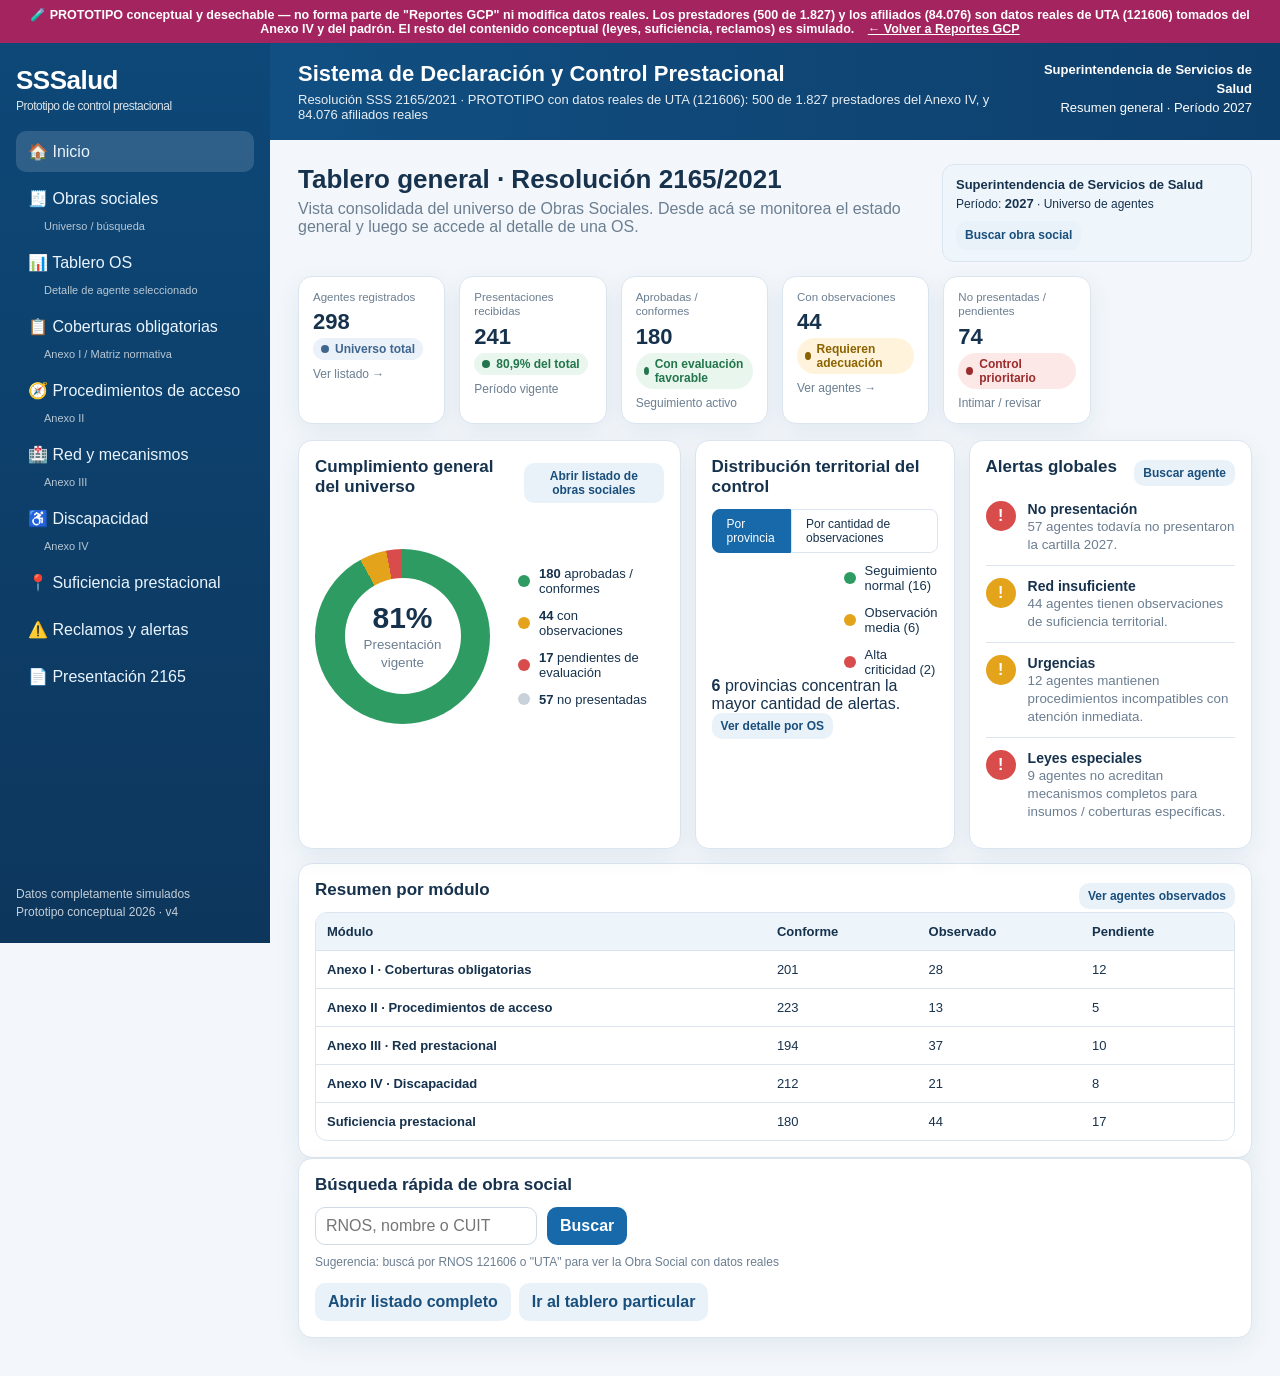
<file: prototipo-2165-uta.html>
<!doctype html>
<html lang="es">
<head>
<meta charset="utf-8" />
<meta name="viewport" content="width=device-width, initial-scale=1" />
<title>Prototipo 2165/2021 - Control Prestacional</title>
<style>
:root{
  --navy:#0f3d67; --blue:#1769aa; --blue2:#2e8bd2; --bg:#f3f7fb; --card:#fff;
  --text:#17324d; --muted:#6b7e91; --line:#dbe5ef; --ok:#2e9b62; --warn:#e3a31a;
  --bad:#d84c4c; --info:#5f86b3; --shadow:0 8px 24px rgba(15,61,103,.08);
}
*{box-sizing:border-box} body{margin:0;font-family:Inter,Segoe UI,Arial,sans-serif;background:var(--bg);color:var(--text)}
button,input,select,textarea{font:inherit}.app{display:grid;grid-template-columns:270px 1fr;min-height:100vh}
.sidebar{background:linear-gradient(180deg,#0d4878,#0d365c);color:#fff;position:sticky;top:0;height:100vh;padding:22px 16px;display:flex;flex-direction:column;gap:18px}
.brand{font-size:26px;font-weight:800;letter-spacing:-.5px}.brand small{display:block;font-size:12px;font-weight:500;opacity:.85;margin-top:3px}.nav{display:flex;flex-direction:column;gap:6px}.nav button{border:0;background:transparent;color:#eaf5ff;padding:11px 12px;border-radius:10px;text-align:left;cursor:pointer;display:flex;align-items:center;gap:10px}.nav button:hover,.nav button.active{background:rgba(255,255,255,.14)}.nav .sub{font-size:11px;opacity:.7;display:block;margin-left:28px;margin-top:-5px;margin-bottom:4px}.sidefoot{margin-top:auto;font-size:12px;opacity:.76;line-height:1.5}
.main{min-width:0}.topbar{background:linear-gradient(90deg,#114f82,#0d3f6c);color:#fff;padding:18px 28px;display:flex;justify-content:space-between;gap:20px;align-items:flex-start}.topbar h1{font-size:22px;margin:0 0 5px}.topbar .meta{font-size:13px;opacity:.9}.org{text-align:right;font-size:13px;line-height:1.45}
.content{padding:24px 28px 38px;max-width:1500px;margin:0 auto}.page{display:none}.page.active{display:block}.pagehead{display:flex;justify-content:space-between;gap:16px;align-items:center;margin-bottom:18px}.pagehead h2{margin:0;font-size:26px}.pagehead p{margin:5px 0 0;color:var(--muted)}
.grid{display:grid;gap:14px}.cards{grid-template-columns:repeat(6,minmax(0,1fr));margin-bottom:16px}.card{background:var(--card);border:1px solid var(--line);border-radius:14px;box-shadow:var(--shadow);padding:16px}.metric{min-height:98px;padding:13px 14px}.metric .k{font-size:11.5px;color:var(--muted);line-height:1.25}.metric .v{font-size:22px;font-weight:800;margin:5px 0 3px}.metric .s{font-size:11px;color:var(--muted)}
.status{display:inline-flex;align-items:center;gap:6px;padding:4px 8px;border-radius:999px;font-size:12px;font-weight:700}.ok{background:#e8f6ee;color:#23754b}.warn{background:#fff4db;color:#8c6200}.bad{background:#fde8e8;color:#9c2c2c}.info{background:#eaf1f8;color:#3f668f}.gray{background:#eef2f5;color:#687786}.dot{width:8px;height:8px;border-radius:50%;background:currentColor}
.two{grid-template-columns:1.4fr 1fr}.three{grid-template-columns:1.2fr .9fr .9fr}.section-title{font-size:17px;font-weight:800;margin:0 0 12px}.progress{height:10px;background:#e9eff5;border-radius:999px;overflow:hidden}.progress span{display:block;height:100%;background:linear-gradient(90deg,var(--blue),#39a5e7)}
.alert{display:flex;gap:12px;padding:12px 0;border-bottom:1px solid var(--line)}.alert:last-child{border-bottom:0}.alert-icon{width:30px;height:30px;border-radius:50%;display:grid;place-items:center;color:#fff;font-weight:900;flex:0 0 auto}.alert strong{display:block;font-size:14px}.alert small{color:var(--muted)}
.tablewrap{overflow:auto;border:1px solid var(--line);border-radius:12px;background:#fff}.table{width:100%;border-collapse:collapse;font-size:13px}.table th{background:#edf4fa;text-align:left;padding:11px;white-space:nowrap}.table td{padding:11px;border-top:1px solid var(--line);vertical-align:top}.table tr:hover td{background:#fafcff}.filters{display:flex;gap:10px;flex-wrap:wrap;margin-bottom:12px}.filters input,.filters select{border:1px solid #cddae6;border-radius:10px;padding:9px 10px;background:#fff;min-width:160px}.btn{border:0;border-radius:10px;padding:10px 13px;cursor:pointer;font-weight:700}.btn.primary{background:var(--blue);color:#fff}.btn.secondary{background:#eaf2f9;color:#194f7c}.btn.danger{background:#fdeaea;color:#a22b2b}.btn.small{padding:6px 9px;font-size:12px}.btn:disabled{opacity:.45;cursor:not-allowed}.actions{display:flex;gap:8px;flex-wrap:wrap}
.kpirow{display:flex;gap:8px;flex-wrap:wrap}.pill{background:#eef5fb;border:1px solid #d7e4ef;border-radius:999px;padding:7px 10px;font-size:12px}.law{display:grid;grid-template-columns:1.1fr 1.2fr .9fr .8fr auto;gap:10px;align-items:center;padding:12px;border-bottom:1px solid var(--line)}.law:last-child{border-bottom:0}.law small{color:var(--muted)}
.locality{display:grid;grid-template-columns:1.1fr .55fr 1.1fr 1fr .85fr .8fr;gap:10px;align-items:center;padding:12px;border-bottom:1px solid var(--line)}.locality.header{font-weight:800;background:#edf4fa;border-radius:10px 10px 0 0}.locality:last-child{border-bottom:0}
.callout{border-left:4px solid var(--blue);background:#eef6fc;padding:13px 14px;border-radius:8px;margin-bottom:14px}.callout.warnc{border-left-color:var(--warn);background:#fff8e9}.callout.badc{border-left-color:var(--bad);background:#fff1f1}.callout strong{display:block;margin-bottom:3px}
.formgrid{display:grid;grid-template-columns:repeat(2,minmax(0,1fr));gap:12px}.field label{display:block;font-size:12px;font-weight:800;margin-bottom:5px}.field input,.field select,.field textarea{width:100%;border:1px solid #cbd9e6;border-radius:9px;padding:10px;background:#fff}.field.full{grid-column:1/-1}.checkgrid{display:grid;grid-template-columns:repeat(3,1fr);gap:8px}.check{border:1px solid var(--line);padding:9px;border-radius:9px;background:#fafcff;font-size:13px}
.modal{position:fixed;inset:0;background:rgba(10,35,55,.45);display:none;place-items:center;padding:20px;z-index:50}.modal.open{display:grid}.modalbox{background:#fff;width:min(820px,100%);max-height:90vh;overflow:auto;border-radius:16px;box-shadow:0 30px 80px rgba(0,0,0,.25)}.modalhead{padding:16px 18px;border-bottom:1px solid var(--line);display:flex;justify-content:space-between;align-items:center}.modalbody{padding:18px}.modalfoot{padding:14px 18px;border-top:1px solid var(--line);display:flex;justify-content:flex-end;gap:8px}.x{border:0;background:transparent;font-size:22px;cursor:pointer;color:var(--muted)}
.toast{position:fixed;right:20px;bottom:20px;background:#123f66;color:#fff;padding:12px 16px;border-radius:10px;box-shadow:var(--shadow);display:none;z-index:80}.toast.show{display:block}.empty{padding:30px;text-align:center;color:var(--muted)}
.steps{display:grid;gap:10px}.step{display:flex;gap:12px;align-items:flex-start;padding:12px;border:1px solid var(--line);border-radius:10px}.step .n{width:26px;height:26px;border-radius:50%;display:grid;place-items:center;background:#eaf2f9;color:var(--blue);font-weight:800}.step.done .n{background:#e8f6ee;color:var(--ok)}
.modalbox.wide{width:min(1120px,96vw)}.refesbar{display:grid;grid-template-columns:1fr auto;gap:10px;align-items:end}.typegrid{display:grid;grid-template-columns:repeat(4,minmax(0,1fr));gap:8px}.typecheck{display:flex;gap:8px;align-items:flex-start;padding:10px;border:1px solid var(--line);border-radius:10px;background:#fafcff;font-size:13px;cursor:pointer}.typecheck input{margin-top:2px}.groupbox{border:1px solid var(--line);border-radius:12px;padding:13px;background:#fbfdff;margin-top:12px}.groupbox.hidden{display:none}.group-title{display:flex;justify-content:space-between;align-items:center;gap:10px;font-size:13px;font-weight:800;margin-bottom:10px}.servicegrid{display:grid;grid-template-columns:repeat(4,minmax(0,1fr));gap:7px 12px}.serviceitem{display:flex;gap:7px;align-items:flex-start;font-size:12px}.serviceitem input{margin-top:2px}.provider-summary{display:flex;gap:6px;flex-wrap:wrap}.chip{display:inline-flex;align-items:center;background:#edf4fa;border:1px solid #d5e3ef;border-radius:999px;padding:4px 7px;font-size:11px;color:#355b7b}.chip.more{background:#f5f1ff;border-color:#ddd1ff;color:#62459c}.th-sort{background:none;border:0;font:inherit;font-weight:700;color:inherit;cursor:pointer;padding:0;text-align:left}.th-sort:hover{text-decoration:underline}.clickable-row{cursor:pointer}.clickable-row:hover{background:#f5f9fd}.mini-note{font-size:12px;color:var(--muted);margin-top:7px}.detail-list{display:grid;grid-template-columns:repeat(2,minmax(0,1fr));gap:10px}.detail-box{border:1px solid var(--line);border-radius:10px;padding:11px;background:#fafcff}.detail-box b{display:block;margin-bottom:4px}.inline-help{font-size:11px;color:var(--muted)}

/* Dashboard de control */
.dashboard-head{display:flex;justify-content:space-between;gap:14px;align-items:flex-start;margin-bottom:14px}.dashboard-org{background:#eef6fc;border:1px solid var(--line);border-radius:12px;padding:11px 13px;min-width:310px;font-size:12px;line-height:1.45}.dashboard-org b{font-size:13px}.metric.clickable{cursor:pointer;transition:.18s transform,.18s box-shadow}.metric.clickable:hover{transform:translateY(-2px);box-shadow:0 12px 28px rgba(15,61,103,.14)}
.dashboard-main{display:grid;grid-template-columns:1.35fr .9fr 1fr;gap:14px;margin-bottom:14px}.donut-wrap{display:flex;align-items:center;gap:28px;min-height:255px}.donut{width:175px;height:175px;border-radius:50%;background:conic-gradient(var(--ok) 0 92%,var(--warn) 92% 97%,var(--bad) 97% 100%);display:grid;place-items:center;position:relative;flex:0 0 auto}.donut:before{content:"";width:116px;height:116px;border-radius:50%;background:#fff;position:absolute}.donut-center{position:relative;text-align:center;z-index:2}.donut-center strong{font-size:30px;display:block}.donut-center small{color:var(--muted)}.legend{display:grid;gap:12px}.legend-row{display:flex;gap:9px;align-items:center;font-size:13px}.legend-dot{width:12px;height:12px;border-radius:50%;flex:0 0 auto}.map-card{min-height:300px}.map-tabs{display:flex;gap:0;margin-bottom:10px}.map-tabs span{padding:7px 14px;border:1px solid var(--line);font-size:12px}.map-tabs span:first-child{background:var(--blue);color:#fff;border-color:var(--blue);border-radius:8px 0 0 8px}.map-tabs span:last-child{border-radius:0 8px 8px 0}.arg-map{display:grid;grid-template-columns:118px 1fr;gap:14px;align-items:center}.argentina-schematic{height:210px;position:relative;margin:auto;width:88px}.province{position:absolute;border-radius:10px;border:2px solid #fff;box-shadow:0 0 0 1px rgba(0,0,0,.04)}.province.okp{background:#47b86e}.province.warnp{background:#f1b62b}.province.badp{background:#e35a5a}.province.grayp{background:#c9d2da}.p1{width:50px;height:31px;left:17px;top:0}.p2{width:56px;height:32px;left:12px;top:25px}.p3{width:62px;height:34px;left:8px;top:51px}.p4{width:58px;height:34px;left:11px;top:78px}.p5{width:52px;height:34px;left:16px;top:105px}.p6{width:46px;height:34px;left:22px;top:132px}.p7{width:37px;height:31px;left:28px;top:159px}.p8{width:26px;height:26px;left:36px;top:184px}.map-legend{display:grid;gap:9px;font-size:12px}.map-legend b{font-size:13px}.alert-count{background:var(--bad);color:#fff;border-radius:999px;padding:2px 7px;font-size:11px;margin-left:5px}.dashboard-bottom{display:grid;grid-template-columns:1.25fr .95fr .82fr;gap:14px}.module-table{width:100%;border-collapse:collapse;font-size:12px}.module-table th{background:#edf4fa;text-align:left;padding:9px}.module-table td{padding:9px;border-top:1px solid var(--line)}.beneficiary-list{display:grid;gap:10px}.beneficiary-row{display:grid;grid-template-columns:90px 1fr 58px;gap:9px;align-items:center;font-size:12px}.bar{height:11px;background:#e8eef4;border-radius:2px;overflow:hidden}.bar span{display:block;height:100%;background:#2586cf}.quick-list{display:grid;gap:8px}.quick-list button{width:100%;text-align:left;border:1px solid var(--line);background:#f7fbfe;color:#184f7c;border-radius:8px;padding:10px;cursor:pointer;font-weight:700}.quick-list button:hover{background:#edf6fd}.dashboard-note{margin-top:14px;font-size:11px;color:var(--muted)}
@media (max-width:1200px){.dashboard-main,.dashboard-bottom{grid-template-columns:1fr 1fr}.dashboard-main>.card:last-child,.dashboard-bottom>.card:first-child{grid-column:1/-1}}@media (max-width:760px){.dashboard-head{display:block}.dashboard-org{margin-top:10px;min-width:0}.dashboard-main,.dashboard-bottom{grid-template-columns:1fr}.dashboard-main>.card:last-child,.dashboard-bottom>.card:first-child{grid-column:auto}.donut-wrap{flex-direction:column;align-items:flex-start}.arg-map{grid-template-columns:105px 1fr}}

@media (max-width:1100px){.typegrid,.servicegrid{grid-template-columns:repeat(2,1fr)}.cards{grid-template-columns:repeat(3,1fr)}.two,.three{grid-template-columns:1fr}.app{grid-template-columns:220px 1fr}.locality{grid-template-columns:1fr 1fr 1fr}.locality>div:nth-child(n+4){display:none}}
@media (max-width:760px){.typegrid,.servicegrid,.detail-list{grid-template-columns:1fr}.app{display:block}.sidebar{position:relative;height:auto}.nav{display:grid;grid-template-columns:repeat(2,1fr)}.nav .sub{display:none}.topbar{padding:14px 16px}.org{display:none}.content{padding:16px}.cards{grid-template-columns:1fr}.formgrid{grid-template-columns:1fr}.checkgrid{grid-template-columns:1fr}.law{grid-template-columns:1fr}.locality{grid-template-columns:1fr 1fr}.locality>div:nth-child(n+3){display:none}}
</style>
</head>
<body>
<div style="background:#a3245f;color:#fff;text-align:center;padding:7px 12px;font-size:12.5px;font-weight:700">
  🧪 PROTOTIPO conceptual y desechable — no forma parte de "Reportes GCP" ni modifica datos reales. Los prestadores (500 de 1.827) y los afiliados (84.076) son datos reales de UTA (121606) tomados del Anexo IV y del padrón. El resto del contenido conceptual (leyes, suficiencia, reclamos) es simulado.
  <a href="./index.html" style="color:#fff;text-decoration:underline;margin-left:10px">← Volver a Reportes GCP</a>
</div>
<div class="app">
  <aside class="sidebar">
    <div class="brand">SSSalud <small>Prototipo de control prestacional</small></div>
    <div class="nav" id="nav">
      <button class="active" data-page="inicio">🏠 Inicio</button>
      <button data-page="agentes">🧾 Obras sociales</button><span class="sub">Universo / búsqueda</span>
      <button data-page="os">📊 Tablero OS</button><span class="sub">Detalle de agente seleccionado</span>
      <button data-page="coberturas">📋 Coberturas obligatorias</button><span class="sub">Anexo I / Matriz normativa</span>
      <button data-page="procedimientos">🧭 Procedimientos de acceso</button><span class="sub">Anexo II</span>
      <button data-page="red">🏥 Red y mecanismos</button><span class="sub">Anexo III</span>
      <button data-page="discapacidad">♿ Discapacidad</button><span class="sub">Anexo IV</span>
      <button data-page="suficiencia">📍 Suficiencia prestacional</button>
      <button data-page="reclamos">⚠️ Reclamos y alertas</button>
      <button data-page="presentacion">📄 Presentación 2165</button>
    </div>
    <div class="sidefoot">Datos completamente simulados<br>Prototipo conceptual 2026 · v4</div>
  </aside>
  <main class="main">
    <header class="topbar"><div><h1>Sistema de Declaración y Control Prestacional</h1><div class="meta" id="topbarMeta">Resolución SSS 2165/2021 · PROTOTIPO con datos reales de UTA (121606): 500 de 1.827 prestadores del Anexo IV, y 84.076 afiliados reales</div></div><div class="org" id="topbarOrg"><b>Superintendencia de Servicios de Salud</b><br>Resumen general · Período 2027</div></header>
    <div class="content">
      <section class="page active" id="page-inicio">
        <div class="dashboard-head">
          <div><h2 style="margin:0;font-size:26px">Tablero general · Resolución 2165/2021</h2><p style="margin:5px 0 0;color:var(--muted)">Vista consolidada del universo de Obras Sociales. Desde acá se monitorea el estado general y luego se accede al detalle de una OS.</p></div>
          <div class="dashboard-org"><b>Superintendencia de Servicios de Salud</b><br>Período: <b>2027</b> · Universo de agentes<br><button class="btn small secondary" style="margin-top:7px" data-go="agentes">Buscar obra social</button></div>
        </div>
        <div class="grid cards">
          <div class="card metric clickable" data-go="agentes"><div class="k">Agentes registrados</div><div class="v" id="genTotalAgents">298</div><span class="status info"><span class="dot"></span>Universo total</span><div class="mini-note">Ver listado →</div></div>
          <div class="card metric"><div class="k">Presentaciones recibidas</div><div class="v" id="genPresented">241</div><span class="status ok"><span class="dot"></span>80,9% del total</span><div class="mini-note">Período vigente</div></div>
          <div class="card metric"><div class="k">Aprobadas / conformes</div><div class="v" id="genApproved">180</div><span class="status ok"><span class="dot"></span>Con evaluación favorable</span><div class="mini-note">Seguimiento activo</div></div>
          <div class="card metric"><div class="k">Con observaciones</div><div class="v" id="genObserved">44</div><span class="status warn"><span class="dot"></span>Requieren adecuación</span><div class="mini-note">Ver agentes →</div></div>
          <div class="card metric"><div class="k">No presentadas / pendientes</div><div class="v" id="genPending">74</div><span class="status bad"><span class="dot"></span>Control prioritario</span><div class="mini-note">Intimar / revisar</div></div>
        </div>

        <div class="dashboard-main">
          <div class="card">
            <div style="display:flex;justify-content:space-between;gap:12px;align-items:center"><h3 class="section-title">Cumplimiento general del universo</h3><button class="btn small secondary" data-go="agentes">Abrir listado de obras sociales</button></div>
            <div class="donut-wrap">
              <div class="donut"><div class="donut-center"><strong>81%</strong><small>Presentación<br>vigente</small></div></div>
              <div class="legend">
                <div class="legend-row"><span class="legend-dot" style="background:var(--ok)"></span><div><b>180</b> aprobadas / conformes</div></div>
                <div class="legend-row"><span class="legend-dot" style="background:var(--warn)"></span><div><b>44</b> con observaciones</div></div>
                <div class="legend-row"><span class="legend-dot" style="background:var(--bad)"></span><div><b>17</b> pendientes de evaluación</div></div>
                <div class="legend-row"><span class="legend-dot" style="background:#c9d2da"></span><div><b>57</b> no presentadas</div></div>
              </div>
            </div>
          </div>
          <div class="card map-card">
            <h3 class="section-title">Distribución territorial del control</h3>
            <div class="map-tabs"><span>Por provincia</span><span>Por cantidad de observaciones</span></div>
            <div class="arg-map">
              <div class="arg-grid">
                <span class="g green"></span><span class="g green"></span><span class="g yellow"></span>
                <span class="g green"></span><span class="g red"></span><span class="g green"></span>
                <span class="g green"></span><span class="g yellow"></span><span class="g green"></span>
                <span class="g green"></span><span class="g green"></span><span class="g gray"></span>
              </div>
              <div class="legend compact">
                <div class="legend-row"><span class="legend-dot" style="background:var(--ok)"></span><div>Seguimiento normal (16)</div></div>
                <div class="legend-row"><span class="legend-dot" style="background:var(--warn)"></span><div>Observación media (6)</div></div>
                <div class="legend-row"><span class="legend-dot" style="background:var(--bad)"></span><div>Alta criticidad (2)</div></div>
              </div>
            </div>
            <div class="map-footer"><div><b>6</b> provincias concentran la mayor cantidad de alertas.</div><button class="btn small secondary" data-go="agentes">Ver detalle por OS</button></div>
          </div>
          <div class="card">
            <div style="display:flex;justify-content:space-between;align-items:center"><h3 class="section-title">Alertas globales</h3><button class="btn small secondary" data-go="agentes">Buscar agente</button></div>
            <div id="globalAlerts">
              <div class="alert"><div class="alert-icon" style="background:var(--bad)">!</div><div><strong>No presentación</strong><small>57 agentes todavía no presentaron la cartilla 2027.</small></div></div>
              <div class="alert"><div class="alert-icon" style="background:var(--warn)">!</div><div><strong>Red insuficiente</strong><small>44 agentes tienen observaciones de suficiencia territorial.</small></div></div>
              <div class="alert"><div class="alert-icon" style="background:var(--warn)">!</div><div><strong>Urgencias</strong><small>12 agentes mantienen procedimientos incompatibles con atención inmediata.</small></div></div>
              <div class="alert"><div class="alert-icon" style="background:var(--bad)">!</div><div><strong>Leyes especiales</strong><small>9 agentes no acreditan mecanismos completos para insumos / coberturas específicas.</small></div></div>
            </div>
          </div>
        </div>

        <div class="dashboard-lower">
          <div class="card">
            <div style="display:flex;justify-content:space-between;align-items:center"><h3 class="section-title">Resumen por módulo</h3><button class="btn small secondary" data-go="agentes">Ver agentes observados</button></div>
            <div class="tablewrap"><table class="table"><thead><tr><th>Módulo</th><th>Conforme</th><th>Observado</th><th>Pendiente</th></tr></thead><tbody>
              <tr><td><b>Anexo I · Coberturas obligatorias</b></td><td>201</td><td>28</td><td>12</td></tr>
              <tr><td><b>Anexo II · Procedimientos de acceso</b></td><td>223</td><td>13</td><td>5</td></tr>
              <tr><td><b>Anexo III · Red prestacional</b></td><td>194</td><td>37</td><td>10</td></tr>
              <tr><td><b>Anexo IV · Discapacidad</b></td><td>212</td><td>21</td><td>8</td></tr>
              <tr><td><b>Suficiencia prestacional</b></td><td>180</td><td>44</td><td>17</td></tr>
            </tbody></table></div>
          </div>
          <div class="card">
            <h3 class="section-title">Búsqueda rápida de obra social</h3>
            <div class="filters" style="margin-bottom:10px"><input id="homeOsSearch" placeholder="RNOS, nombre o CUIT"><button class="btn primary" id="homeSearchBtn">Buscar</button></div>
            <div class="mini-note">Sugerencia: buscá por RNOS 121606 o "UTA" para ver la Obra Social con datos reales</div>
            <div id="homeSearchResult" class="mini-note" style="margin-top:12px"></div>
            <div class="actions" style="margin-top:14px"><button class="btn secondary" data-go="agentes">Abrir listado completo</button><button class="btn secondary" id="openSelectedOs">Ir al tablero particular</button></div>
          </div>
        </div>
      </section>


      <section class="page" id="page-agentes">
        <div class="pagehead"><div><h2>Obras sociales / Agentes de Seguro</h2><p>Listado general para buscar una obra social y abrir su tablero particular.</p></div><div class="actions"><button class="btn secondary" id="clearAgentFilters">Limpiar filtros</button><button class="btn primary" id="openAgentDetail">Abrir tablero seleccionado</button></div></div>
        <div class="filters"><input id="agentSearch" placeholder="Buscar por RNOS, nombre o CUIT"><select id="agentStatus"><option value="">Todos los estados</option><option>Aprobada</option><option>Observada</option><option>Pendiente</option><option>No presentada</option></select><select id="agentProvince"><option value="">Todas las jurisdicciones</option><option>Nacional</option><option>Córdoba</option><option>Buenos Aires</option><option>Santa Fe</option><option>Chubut</option></select></div>
        <div class="tablewrap"><table class="table"><thead><tr><th></th><th>RNOS</th><th>Obra social</th><th>Jurisdicción</th><th>Estado</th><th>Cobertura</th><th>Red</th><th>Suficiencia</th><th>Alertas</th><th></th></tr></thead><tbody id="agentRows"></tbody></table></div>
      </section>


      <section class="page" id="page-os">
        
        <div class="dashboard-head">
          <div><h2 style="margin:0;font-size:26px">Tablero particular de la obra social</h2><p style="margin:5px 0 0;color:var(--muted)">Detalle del agente seleccionado. Desde aquí se analiza su presentación, red, suficiencia y alertas.</p></div>
          <div class="dashboard-org"><b id="osNameCard">Obra Social del Bienestar</b><br>RNOS: <span id="osRnosCard">999999</span> · <span id="osScopeCard">Cobertura nacional</span><br>Beneficiarios: <b id="osBenefCard">125.430</b> · Período: <b id="osPeriodCard">2027</b><br><button class="btn small secondary" style="margin-top:7px" data-go="suficiencia">Ver datos del padrón</button></div>
        </div>

        <div class="grid cards">
          <div class="card metric clickable" data-go="coberturas"><div class="k">Coberturas obligatorias · Anexo I</div><div class="v" id="metricCoverage">92%</div><span class="status warn"><span class="dot"></span>12 observaciones</span><div class="mini-note">Ver detalle →</div></div>
          <div class="card metric clickable" data-go="procedimientos"><div class="k">Procedimientos de acceso · Anexo II</div><div class="v">Cumple</div><span class="status ok"><span class="dot"></span>Declarados</span><div class="mini-note">Ver detalle →</div></div>
          <div class="card metric clickable" data-go="red"><div class="k">Red declarada · Anexo III</div><div class="v" id="metricProviders">438</div><span class="status info"><span class="dot"></span>Prestadores / sedes</span><div class="mini-note">Ver detalle →</div></div>
          <div class="card metric clickable" data-go="red"><div class="k">Contratos de la red</div><div class="v" id="metricContratosPresentados">—</div><span class="status warn" id="metricContratosSeguimiento"><span class="dot"></span>—</span><div class="mini-note" id="metricContratosNo428">Ver detalle →</div></div>
          <div class="card metric clickable" data-go="discapacidad"><div class="k">Discapacidad · Anexo IV</div><div class="v">Cumple</div><span class="status ok"><span class="dot"></span>Red específica</span><div class="mini-note">Ver detalle →</div></div>
          <div class="card metric clickable" data-go="suficiencia"><div class="k">Suficiencia territorial</div><div class="v" id="metricSuff">83%</div><span class="status warn"><span class="dot"></span>6 jurisdicciones a revisar</span><div class="mini-note">Ver mapa / detalle →</div></div>
        </div>

        <div class="dashboard-main">
          <div class="card">
            <div style="display:flex;justify-content:space-between;gap:12px;align-items:center"><h3 class="section-title">Cobertura normativa · PMO + leyes especiales</h3><button class="btn small secondary" data-go="coberturas">Ver matriz completa</button></div>
            <div class="donut-wrap">
              <div class="donut"><div class="donut-center"><strong>92%</strong><small>Cumplimiento<br>global</small></div></div>
              <div class="legend">
                <div class="legend-row"><span class="legend-dot" style="background:var(--ok)"></span><div><b>142</b> obligaciones cumplidas</div></div>
                <div class="legend-row"><span class="legend-dot" style="background:var(--warn)"></span><div><b>8</b> con observaciones</div></div>
                <div class="legend-row"><span class="legend-dot" style="background:var(--bad)"></span><div><b>4</b> sin cobertura acreditada</div></div>
                <div class="legend-row"><span class="legend-dot" style="background:#c9d2da"></span><div><b>154</b> obligaciones totales</div></div>
              </div>
            </div>
          </div>

          <div class="card map-card">
            <h3 class="section-title">Suficiencia territorial</h3>
            <div class="map-tabs"><span>Por provincia</span><span>Por prestación</span></div>
            <div class="arg-map">
              <div class="argentina-schematic" title="Mapa esquemático del prototipo">
                <span class="province okp p1"></span><span class="province okp p2"></span><span class="province warnp p3"></span><span class="province okp p4"></span><span class="province badp p5"></span><span class="province okp p6"></span><span class="province warnp p7"></span><span class="province okp p8"></span>
              </div>
              <div class="map-legend">
                <div><span class="legend-dot" style="background:var(--ok);display:inline-block;margin-right:7px"></span><b>Suficiencia acreditada</b> (18)</div>
                <div><span class="legend-dot" style="background:var(--warn);display:inline-block;margin-right:7px"></span><b>Con observaciones</b> (4)</div>
                <div><span class="legend-dot" style="background:var(--bad);display:inline-block;margin-right:7px"></span><b>Insuficiencia</b> (2)</div>
                <div><span class="legend-dot" style="background:#c9d2da;display:inline-block;margin-right:7px"></span><b>Sin beneficiarios</b> (0)</div>
                <button class="btn small secondary" style="margin-top:7px" data-go="suficiencia">Abrir análisis territorial</button>
              </div>
            </div>
          </div>

          <div class="card">
            <div style="display:flex;justify-content:space-between;align-items:center"><h3 class="section-title">Alertas principales <span class="alert-count">4</span></h3><button class="btn small secondary" data-go="reclamos">Ver todas</button></div>
            <div id="homeAlerts"></div>
          </div>
        </div>

        <div class="dashboard-bottom">
          <div class="card">
            <h3 class="section-title">Estado por módulo de la Resolución 2165/2021</h3>
            <div class="tablewrap"><table class="module-table"><thead><tr><th>Módulo / Anexo</th><th>Estado</th><th>Detalle</th></tr></thead><tbody>
              <tr><td><b>Anexo I</b> · Coberturas obligatorias</td><td><span class="status ok">Cumple</span></td><td>142/154 obligaciones</td></tr>
              <tr><td><b>Anexo II</b> · Procedimientos de acceso</td><td><span class="status ok">Cumple</span></td><td>Procedimientos declarados</td></tr>
              <tr><td><b>Anexo III</b> · Red de prestadores</td><td><span class="status ok">Cumple</span></td><td><span id="dashboardProviderCount">438</span> prestadores / sedes</td></tr>
              <tr><td><b>Anexo IV</b> · Discapacidad</td><td><span class="status ok">Cumple</span></td><td>Red específica declarada</td></tr>
              <tr><td><b>Suficiencia prestacional</b></td><td><span class="status warn">Observaciones</span></td><td>4 provincias / 12 localidades</td></tr>
            </tbody></table></div>
          </div>

          <div class="card">
            <h3 class="section-title">Beneficiarios por provincia</h3>
            <div class="beneficiary-list">
              <div class="beneficiary-row"><span>Buenos Aires</span><div class="bar"><span style="width:100%"></span></div><b>52.939</b></div>
              <div class="beneficiary-row"><span>Tucumán</span><div class="bar"><span style="width:11%"></span></div><b>6.071</b></div>
              <div class="beneficiary-row"><span>Santa Fe</span><div class="bar"><span style="width:10%"></span></div><b>5.486</b></div>
              <div class="beneficiary-row"><span>C.A.B.A.</span><div class="bar"><span style="width:7%"></span></div><b>3.530</b></div>
              <div class="beneficiary-row"><span>Misiones</span><div class="bar"><span style="width:6%"></span></div><b>3.031</b></div>
              <div class="beneficiary-row"><span>Salta</span><div class="bar"><span style="width:4%"></span></div><b>2.190</b></div>
              <div class="beneficiary-row"><span>Resto (17 provincias)</span><div class="bar"><span style="width:22%"></span></div><b>10.829</b></div>
            </div>
          </div>

          <div class="card">
            <h3 class="section-title">Accesos rápidos</h3>
            <div class="quick-list">
              <button data-go="red">⌕ Buscar prestador · REFES/REFEPS</button>
              <button id="quickNewProvider">⊞ Declarar nuevo prestador</button>
              <button data-go="red">✎ Actualizar prestaciones</button>
              <button data-go="reclamos">▣ Ver reclamos de la OS</button>
              <button data-go="presentacion">▤ Generar presentación 2165/2021</button>
            </div>
          </div>
        </div>
        <div class="dashboard-note">Datos completamente simulados. El tablero representa la lógica funcional propuesta: obligación normativa + padrón + red/mecanismos + REFES/REFEPS + accesibilidad + reclamos.</div>
      
      </section>

      <section class="page" id="page-coberturas">
        <div class="pagehead"><div><h2>Coberturas obligatorias</h2><p>Matriz normativa central. La obra social no declara la ley: declara cómo cumple cada obligación.</p></div><span class="status info"><span class="dot"></span>154 obligaciones simuladas</span></div>
        <div class="callout"><strong>Principio del módulo</strong>La SSS mantiene PMO y leyes especiales. Cuando cambia una norma se actualiza esta matriz una sola vez; no se obliga a cada OS a volver a transcribirla.</div>
        <div class="filters"><input id="lawSearch" placeholder="Buscar norma o cobertura"><select id="lawStatus"><option value="">Todos los estados</option><option>Cumple</option><option>Observación</option><option>No acredita</option></select></div>
        <div class="card" style="padding:0"><div id="laws"></div></div>
      </section>

      <section class="page" id="page-procedimientos">
        <div class="pagehead"><div><h2>Procedimientos de acceso</h2><p>Transformación estructurada del Anexo II: reglas reales de acceso, no un texto general.</p></div><button class="btn secondary" id="editProcedures">Editar declaración</button></div>
        <div class="grid two">
          <div class="card"><h3 class="section-title">Procedimientos declarados</h3><div id="proceduresTable" class="tablewrap"></div></div>
          <div><div class="callout warnc"><strong>Regla de urgencia/emergencia</strong>La atención inmediata no debería depender de autorización previa. La validación administrativa se registra como posterior.</div><div class="card"><h3 class="section-title">Controles automáticos</h3><div class="steps"><div class="step done"><div class="n">✓</div><div><b>Canal de orientación</b><br><small>0800 y web declarados.</small></div></div><div class="step done"><div class="n">✓</div><div><b>Autorización programada</b><br><small>Plazos y documentación definidos.</small></div></div><div class="step"><div class="n">!</div><div><b>Urgencias</b><br><small>Una localidad mantiene autorización previa: genera alerta.</small></div></div></div></div></div>
        </div>
      </section>

      <section class="page" id="page-red">
        <div class="pagehead"><div><h2>Red y mecanismos de cobertura</h2><p>La OS declara cada prestador una sola vez y selecciona toda la capacidad que tiene disponible con él.</p></div><button class="btn primary" id="newProvider">+ Declarar prestador</button></div>
        <div class="callout"><strong>Carga simplificada</strong>Una declaración por prestador/sede. La OS marca tipos, especialidades y capacidades en un único formulario; el sistema las desagrega internamente para cruzarlas con PMO, leyes especiales, padrón y suficiencia.</div>
        <div class="filters"><input id="providerSearch" placeholder="Prestador, localidad, tipo o prestación"><select id="providerProvince"><option value="">Todas las provincias</option><option>Buenos Aires</option><option>Córdoba</option><option>La Rioja</option><option>Formosa</option><option>Chubut</option></select><select id="providerMode"><option value="">Todas las modalidades</option><option>Contrato directo</option><option>Pago por prestación</option><option>Convenio regional</option><option>Derivación garantizada</option></select><select id="providerContract"><option value="">Contrato: Todos</option><option value="presentado">Presentado</option><option value="no428">No corresponde (428/99)</option><option value="seguimiento">Sin contrato — a seguimiento</option><option value="otros">Sin contrato — otros motivos</option></select></div>
        <div class="tablewrap"><table class="table"><thead><tr id="providerHeadRow"><th>Prestador</th><th>REFES</th><th>Ubicación</th><th>Tipo(s)</th><th>Cobertura declarada</th><th>Modalidad</th><th>Contrato</th><th>Estado</th><th></th></tr></thead><tbody id="providerRows"></tbody></table></div>
      </section>

      <section class="page" id="page-discapacidad">
        <div class="pagehead"><div><h2>Discapacidad · Ley 24.901</h2><p>Red específica vinculada al mismo registro de prestadores, evitando duplicar carga.</p></div><span class="status ok" style="cursor:pointer" onclick="showCriteria('Discapacidad · Ley 24.901 — Criterios evaluados', `<ul style=\'margin:0;padding-left:18px;line-height:1.7\'><li>Existencia de al menos un prestador por modalidad exigida (rehabilitación, centro de día, escolaridad especial, transporte) en cada jurisdicción con afiliados.</li><li>Población alcanzada por esa modalidad vs. población total con discapacidad declarada en la jurisdicción.</li><li>Mecanismo de acceso disponible (directo, derivación) compatible con la frecuencia habitual del tratamiento.</li><li>Ausencia de reclamos confirmados asociados a esa modalidad en el período vigente.</li></ul><div class=\'mini-note\' style=\'margin-top:10px\'>Resultado simulado en este prototipo — la lógica de cruce real todavía no está construida.</div>`)"><span class="dot"></span>Cumple estructuralmente</span></div>
        <div class="grid two"><div class="card"><h3 class="section-title">Modalidades controladas</h3><div class="tablewrap"><table class="table"><thead><tr><th>Modalidad</th><th>Prestadores</th><th>Jurisdicciones</th><th>Estado</th></tr></thead><tbody><tr class="clickable-row" onclick="goToRedFiltered('Atención Ambulatoria')"><td>Rehabilitación</td><td>72</td><td>22</td><td><span class="status ok">Cumple</span></td></tr><tr class="clickable-row" onclick="goToRedFiltered('Centro de Día')"><td>Centro de día</td><td>31</td><td>17</td><td><span class="status warn">Revisar 2</span></td></tr><tr class="clickable-row" onclick="goToRedFiltered('Apoyo a la Integración Escolar')"><td>Escolaridad especial</td><td>18</td><td>11</td><td><span class="status info">Regional</span></td></tr><tr class="clickable-row" onclick="goToRedFiltered('Transporte')"><td>Transporte</td><td>54</td><td>23</td><td><span class="status ok">Cumple</span></td></tr></tbody></table></div><div class="mini-note">Hacé clic en una fila para ver el listado de prestadores de esa modalidad en Red y mecanismos.</div></div><div class="card"><h3 class="section-title">Lógica</h3><p>El sistema no considera suficiente que exista un prestador de discapacidad en una cartilla. Cruza <b>modalidad exigida + población alcanzada + ubicación + mecanismo de acceso</b>.</p><div class="callout warnc"><strong>Ejemplo</strong>Una provincia puede tener red de rehabilitación, pero quedar observada en centro de día si la única alternativa exige una derivación territorial incompatible con la frecuencia del tratamiento.</div></div></div>
      </section>

      <section class="page" id="page-suficiencia">
        <div class="pagehead"><div><h2>Suficiencia prestacional</h2><p>Resultado del cruce: obligación + padrón + red/mecanismo + REFES + condiciones de acceso.</p></div><button class="btn secondary" id="recalc">Recalcular</button></div>
        <div class="kpirow" style="margin-bottom:12px"><span class="pill">Básica</span><span class="pill">Intermedia</span><span class="pill">Alta complejidad</span><span class="pill">Programada</span><span class="pill">Urgencia/Emergencia</span></div>
        <div class="filters"><select id="suffStatus"><option value="">Todos</option><option>Cumple</option><option>Observación</option><option>No cumple</option></select><select id="suffLocalidad"><option value="">Todas las localidades</option></select><select id="suffPrestacion"><option value="">Todas las prestaciones</option></select></div>
        <div class="card" style="padding:0"><div class="locality header"><div>Localidad</div><div>Afiliados</div><div>Prestación</div><div>Mecanismo</div><div>Acceso</div><div>Resultado</div></div><div id="suffRows"></div></div>
      </section>

      <section class="page" id="page-reclamos">
        <div class="pagehead"><div><h2>Reclamos y alertas</h2><p>El reclamo sigue siendo expediente, pero también se registra como incidente prestacional estructurado para detectar patrones.</p></div><button class="btn secondary" id="simulateComplaint">+ Simular reclamo</button></div>
        <div class="callout"><strong>Cruce automático</strong>OS → prestación → localidad → prestador → motivo estructurado → contrato/mecanismo. Los reclamos repetidos pueden degradar la confianza de una red aparentemente suficiente.</div>
        <div class="callout" style="background:#f4f6fb;border-color:var(--line)"><strong>¿Qué significa el Estado?</strong> <b>Abierto</b>: recién ingresado, todavía sin ninguna acción. <b>En verificación</b>: se disparó una verificación puntual (botón "Verificar") y está pendiente la respuesta del prestador/OS. <b>Confirmado</b>: se corroboró que el problema es real. <b>Descartado</b> (no visible en este ejemplo): se verificó y no correspondía.</div>
        <div class="tablewrap"><table class="table"><thead><tr><th>ID</th><th>Localidad</th><th>Prestación</th><th>Prestador</th><th>Motivo</th><th>Fecha</th><th>Estado</th><th></th></tr></thead><tbody id="complaintRows"></tbody></table></div>
      </section>

      <section class="page" id="page-presentacion">
        <div class="pagehead"><div><h2>Presentación Resolución 2165/2021</h2><p>Mientras la norma vigente mantenga los anexos, el sistema puede generarlos a partir de la información estructurada.</p></div><button class="btn primary" id="generateSubmission">Generar borrador</button></div>
        <div class="grid two"><div class="card"><h3 class="section-title">Estado de anexos</h3><div class="steps" id="submissionSteps"><div class="step done"><div class="n">✓</div><div><b>Anexo I · Coberturas obligatorias</b><br><small>Matriz normativa aplicada. 12 obligaciones requieren observación.</small></div></div><div class="step done"><div class="n">✓</div><div><b>Anexo II · Procedimientos de acceso</b><br><small>Declaración estructurada completa.</small></div></div><div class="step done"><div class="n">✓</div><div><b>Anexo III · Red de prestadores</b><br><small><span id="submissionProviderCount">438</span> prestadores/sedes declarados.</small></div></div><div class="step done"><div class="n">✓</div><div><b>Anexo IV · Discapacidad</b><br><small>Red específica disponible.</small></div></div></div></div><div class="card"><h3 class="section-title">Antes de presentar</h3><div class="callout warnc"><strong>Existen observaciones</strong>La presentación puede generarse, pero el sistema deja identificadas las brechas para fiscalización y seguimiento.</div><div class="actions"><button class="btn secondary" data-go="suficiencia">Ver suficiencia</button><button class="btn secondary" data-go="reclamos">Ver reclamos</button></div><div id="submissionResult" style="margin-top:14px"></div></div></div>
      </section>
    </div>
  </main>
</div>

<div class="modal" id="providerModal"><div class="modalbox wide"><div class="modalhead"><div><b>Declarar prestador</b><div style="font-size:12px;color:var(--muted)">Una sola declaración por prestador/sede. Seleccioná todo lo que la OS tiene disponible.</div></div><button class="x" data-close="providerModal">×</button></div><div class="modalbody">
  <div class="refesbar">
    <div class="field"><label>Buscar prestador en REFES / REFEPS</label><input id="pLookup" placeholder="Nombre, razón social, CUIT o matrícula"></div>
    <button class="btn secondary" id="simulateRefes">Buscar</button>
  </div>
  <div class="inline-help" style="margin:5px 0 14px">En producción, los datos oficiales se recuperarían del registro correspondiente; la OS no debería volver a escribirlos.</div>
  <div class="formgrid">
    <div class="field"><label>Nombre / Razón social</label><input id="pName" value="Centro Médico Federal"></div>
    <div class="field"><label>CUIT</label><input id="pCuit" value="30-71234567-8"></div>
    <div class="field"><label>ID REFES / REFEPS</label><input id="pRefes" value="REFES-AR-209991"></div>
    <div class="field"><label>Adulto / Pediátrico</label><select id="pAge"><option>Ambos</option><option>Adulto</option><option>Pediátrico</option></select></div>
    <div class="field"><label>Provincia</label><select id="pProvince"><option>Buenos Aires</option><option>Córdoba</option><option>La Rioja</option><option>Formosa</option><option>Chubut</option></select></div>
    <div class="field"><label>Partido / Departamento</label><input id="pDistrict" value="General San Martín"></div>
    <div class="field"><label>Localidad</label><input id="pCity" value="San Martín"></div>
    <div class="field"><label>Modalidad de vínculo</label><select id="pMode"><option>Contrato directo</option><option>Pago por prestación</option><option>Convenio regional</option><option>Derivación garantizada</option></select></div>
    <div class="field"><label>Vigencia</label><input id="pValidity" value="01/01/2027 - 31/12/2027"></div>
    <div class="field"><label>Urgencias / emergencias</label><select id="pUrgency"><option>No corresponde</option><option>Sí - sin autorización previa</option><option>Sí - con validación posterior</option></select></div>
  </div>

  <div class="field full" style="margin-top:14px"><label>Tipo de prestador <span class="inline-help">(marcá todos los que apliquen)</span></label>
    <div class="typegrid" id="providerTypes">
      <label class="typecheck"><input type="checkbox" data-type="Ambulatorio / Especialista" data-group="ambulatory" checked>Ambulatorio / Especialista</label>
      <label class="typecheck"><input type="checkbox" data-type="Diagnóstico y tratamiento" data-group="diagnostic">Centros de diagnóstico y tratamiento</label>
      <label class="typecheck"><input type="checkbox" data-type="Urgencias / Emergencias" data-group="emergency">Centros de urgencia o emergencia</label>
      <label class="typecheck"><input type="checkbox" data-type="Internación" data-group="inpatient">Establecimiento con internación</label>
      <label class="typecheck"><input type="checkbox" data-type="Farmacia" data-service="Farmacia">Farmacia</label>
      <label class="typecheck"><input type="checkbox" data-type="Óptica" data-service="Óptica">Óptica</label>
      <label class="typecheck"><input type="checkbox" data-type="Ortopedia" data-service="Ortopedia">Ortopedia</label>
    </div>
  </div>

  <div class="groupbox" data-service-group="ambulatory">
    <div class="group-title"><span>Especialidades contratadas · Ambulatorio / Especialista</span><button type="button" class="btn small secondary" data-select-group="ambulatory">Marcar todas</button></div>
    <div class="servicegrid">
      <label class="serviceitem"><input type="checkbox" data-service-group-item="ambulatory" value="Cardiología">Cardiología</label>
      <label class="serviceitem"><input type="checkbox" data-service-group-item="ambulatory" value="Cirugía general">Cirugía general</label>
      <label class="serviceitem"><input type="checkbox" data-service-group-item="ambulatory" value="Cirugía infantil">Cirugía infantil</label>
      <label class="serviceitem"><input type="checkbox" data-service-group-item="ambulatory" value="Cirugía plástica reparadora">Cirugía plástica reparadora</label>
      <label class="serviceitem"><input type="checkbox" data-service-group-item="ambulatory" value="Clínica médica" checked>Clínica médica</label>
      <label class="serviceitem"><input type="checkbox" data-service-group-item="ambulatory" value="Dermatología">Dermatología</label>
      <label class="serviceitem"><input type="checkbox" data-service-group-item="ambulatory" value="Endocrinología">Endocrinología</label>
      <label class="serviceitem"><input type="checkbox" data-service-group-item="ambulatory" value="Fisiatría">Fisiatría</label>
      <label class="serviceitem"><input type="checkbox" data-service-group-item="ambulatory" value="Fonoaudiología">Fonoaudiología</label>
      <label class="serviceitem"><input type="checkbox" data-service-group-item="ambulatory" value="Gastroenterología">Gastroenterología</label>
      <label class="serviceitem"><input type="checkbox" data-service-group-item="ambulatory" value="Ginecología">Ginecología</label>
      <label class="serviceitem"><input type="checkbox" data-service-group-item="ambulatory" value="Hematología">Hematología</label>
      <label class="serviceitem"><input type="checkbox" data-service-group-item="ambulatory" value="Infectología">Infectología</label>
      <label class="serviceitem"><input type="checkbox" data-service-group-item="ambulatory" value="Medicina familiar">Medicina familiar</label>
      <label class="serviceitem"><input type="checkbox" data-service-group-item="ambulatory" value="Nefrología">Nefrología</label>
      <label class="serviceitem"><input type="checkbox" data-service-group-item="ambulatory" value="Neumonología">Neumonología</label>
      <label class="serviceitem"><input type="checkbox" data-service-group-item="ambulatory" value="Neurología">Neurología</label>
      <label class="serviceitem"><input type="checkbox" data-service-group-item="ambulatory" value="Nutrición">Nutrición</label>
      <label class="serviceitem"><input type="checkbox" data-service-group-item="ambulatory" value="Obstetricia">Obstetricia</label>
      <label class="serviceitem"><input type="checkbox" data-service-group-item="ambulatory" value="Odontología">Odontología</label>
      <label class="serviceitem"><input type="checkbox" data-service-group-item="ambulatory" value="Oftalmología">Oftalmología</label>
      <label class="serviceitem"><input type="checkbox" data-service-group-item="ambulatory" value="Oncología">Oncología</label>
      <label class="serviceitem"><input type="checkbox" data-service-group-item="ambulatory" value="Otorrinolaringología">Otorrinolaringología</label>
      <label class="serviceitem"><input type="checkbox" data-service-group-item="ambulatory" value="Pediatría" checked>Pediatría</label>
      <label class="serviceitem"><input type="checkbox" data-service-group-item="ambulatory" value="Psicología">Psicología</label>
      <label class="serviceitem"><input type="checkbox" data-service-group-item="ambulatory" value="Psiquiatría">Psiquiatría</label>
      <label class="serviceitem"><input type="checkbox" data-service-group-item="ambulatory" value="Reumatología">Reumatología</label>
      <label class="serviceitem"><input type="checkbox" data-service-group-item="ambulatory" value="Traumatología y Ortopedia">Traumatología y Ortopedia</label>
    </div>
  </div>

  <div class="groupbox hidden" data-service-group="diagnostic">
    <div class="group-title"><span>Prestaciones contratadas · Diagnóstico y tratamiento</span><button type="button" class="btn small secondary" data-select-group="diagnostic">Marcar todas</button></div>
    <div class="servicegrid">
      <label class="serviceitem"><input type="checkbox" data-service-group-item="diagnostic" value="Laboratorio">Laboratorio</label>
      <label class="serviceitem"><input type="checkbox" data-service-group-item="diagnostic" value="Radiología">Radiología</label>
      <label class="serviceitem"><input type="checkbox" data-service-group-item="diagnostic" value="Ecografía">Ecografía</label>
      <label class="serviceitem"><input type="checkbox" data-service-group-item="diagnostic" value="Doppler">Doppler</label>
      <label class="serviceitem"><input type="checkbox" data-service-group-item="diagnostic" value="Mamografía">Mamografía</label>
      <label class="serviceitem"><input type="checkbox" data-service-group-item="diagnostic" value="Tomografía">Tomografía</label>
      <label class="serviceitem"><input type="checkbox" data-service-group-item="diagnostic" value="RMN">RMN</label>
      <label class="serviceitem"><input type="checkbox" data-service-group-item="diagnostic" value="Endoscopía">Endoscopía</label>
      <label class="serviceitem"><input type="checkbox" data-service-group-item="diagnostic" value="Hemodinamia">Hemodinamia</label>
      <label class="serviceitem"><input type="checkbox" data-service-group-item="diagnostic" value="Anatomía patológica">Anatomía patológica</label>
    </div>
  </div>

  <div class="groupbox hidden" data-service-group="emergency">
    <div class="group-title"><span>Capacidad contratada · Urgencias / Emergencias</span><button type="button" class="btn small secondary" data-select-group="emergency">Marcar todas</button></div>
    <div class="servicegrid">
      <label class="serviceitem"><input type="checkbox" data-service-group-item="emergency" value="Guardia general 24/7">Guardia general 24/7</label>
      <label class="serviceitem"><input type="checkbox" data-service-group-item="emergency" value="Guardia pediátrica 24/7">Guardia pediátrica 24/7</label>
      <label class="serviceitem"><input type="checkbox" data-service-group-item="emergency" value="Emergencias traumatológicas">Emergencias traumatológicas</label>
      <label class="serviceitem"><input type="checkbox" data-service-group-item="emergency" value="Estabilización y derivación">Estabilización y derivación</label>
    </div>
  </div>

  <div class="groupbox hidden" data-service-group="inpatient">
    <div class="group-title"><span>Capacidad contratada · Internación</span><button type="button" class="btn small secondary" data-select-group="inpatient">Marcar todas</button></div>
    <div class="servicegrid">
      <label class="serviceitem"><input type="checkbox" data-service-group-item="inpatient" value="Internación general">Internación general</label>
      <label class="serviceitem"><input type="checkbox" data-service-group-item="inpatient" value="Cirugía">Cirugía</label>
      <label class="serviceitem"><input type="checkbox" data-service-group-item="inpatient" value="UTI adultos">UTI adultos</label>
      <label class="serviceitem"><input type="checkbox" data-service-group-item="inpatient" value="UTI pediátrica">UTI pediátrica</label>
      <label class="serviceitem"><input type="checkbox" data-service-group-item="inpatient" value="UCO">UCO</label>
      <label class="serviceitem"><input type="checkbox" data-service-group-item="inpatient" value="Neonatología">Neonatología</label>
      <label class="serviceitem"><input type="checkbox" data-service-group-item="inpatient" value="Internación en Salud Mental">Internación en Salud Mental</label>
    </div>
  </div>

  <div class="field full" style="margin-top:14px"><label>Observaciones / restricciones</label><textarea id="pNotes" rows="3" placeholder="Cupos, edades, sedes, prácticas excluidas, limitaciones contractuales..."></textarea></div>
</div><div class="modalfoot"><button class="btn secondary" data-close="providerModal">Cancelar</button><button class="btn primary" id="saveProvider">Guardar declaración única</button></div></div></div>

<div class="modal" id="providerDetailModal"><div class="modalbox"><div class="modalhead"><div><b id="providerDetailTitle">Detalle del prestador</b><div style="font-size:12px;color:var(--muted)">La declaración visible es única; las capacidades se usan internamente para los cruces.</div></div><button class="x" data-close="providerDetailModal">×</button></div><div class="modalbody" id="providerDetailBody"></div><div class="modalfoot"><button class="btn secondary" data-close="providerDetailModal">Cerrar</button></div></div></div>
<div class="modal" id="criteriaModal"><div class="modalbox"><div class="modalhead"><div><b id="criteriaTitle">Criterios evaluados</b></div><button class="x" data-close="criteriaModal">×</button></div><div class="modalbody" id="criteriaBody"></div><div class="modalfoot"><button class="btn secondary" data-close="criteriaModal">Cerrar</button></div></div></div>

<div class="modal" id="procedureModal"><div class="modalbox"><div class="modalhead"><b>Editar procedimientos de acceso</b><button class="x" data-close="procedureModal">×</button></div><div class="modalbody"><div class="formgrid"><div class="field"><label>Autorizaciones programadas</label><select><option>Web / App / Delegación</option><option>Solo delegación</option></select></div><div class="field"><label>Plazo declarado</label><input value="Hasta 48 h hábiles"></div><div class="field"><label>Urgencias</label><select id="urgencyRule"><option>Sin autorización previa</option><option>Validación posterior</option><option>Requiere autorización previa</option></select></div><div class="field"><label>Traslado sanitario</label><select><option>Central 24/7</option><option>Por autorización</option></select></div><div class="field full"><label>Texto al beneficiario</label><textarea rows="4">Ante una urgencia o emergencia diríjase al efector disponible. La atención inmediata no requiere autorización previa.</textarea></div></div></div><div class="modalfoot"><button class="btn secondary" data-close="procedureModal">Cancelar</button><button class="btn primary" id="saveProcedures">Guardar</button></div></div></div>

<div class="toast" id="toast"></div>
<script>

const osUniverse=[
  {id:'121606',name:'OBRA SOCIAL CONDUCTORES DE TRANSPORTE COLECTIVO DE PASAJEROS (UTA)',rnos:'121606',cuit:'S/D',scope:'Cobertura nacional (datos reales)',province:'Nacional',benef:84076,presentation:'Aprobada',coverage:88,providers:1827,suff:81,alerts:3}
];
function getSelectedOS(){const id=localStorage.getItem('proto2165_selected_os')||'121606';return osUniverse.find(x=>x.id===id)||osUniverse[0]}
function setSelectedOS(id){localStorage.setItem('proto2165_selected_os',id);updateOSViews();}
function fmt(n){return n.toLocaleString('es-AR')}
function updateTopbar(page){const os=getSelectedOS(); const detailPages=['os','coberturas','procedimientos','red','discapacidad','suficiencia','reclamos','presentacion'];
  if(detailPages.includes(page)){
    document.getElementById('topbarMeta').textContent='Resolución SSS 2165/2021 · Vista particular del agente seleccionado';
    document.getElementById('topbarOrg').innerHTML=`<b>${os.name}</b><br>RNOS ${os.rnos} · Período 2027`;
  } else {
    document.getElementById('topbarMeta').textContent='Resolución SSS 2165/2021 · PROTOTIPO con datos reales de UTA (121606): 500 de 1.827 prestadores del Anexo IV, y 84.076 afiliados reales';
    document.getElementById('topbarOrg').innerHTML='<b>Superintendencia de Servicios de Salud</b><br>Resumen general · Período 2027';
  }
}
function renderAgents(){const q=(document.getElementById('agentSearch')?.value||'').toLowerCase(),st=document.getElementById('agentStatus')?.value||'',pr=document.getElementById('agentProvince')?.value||'';const rows=osUniverse.filter(x=>(!q||`${x.rnos} ${x.name} ${x.cuit}`.toLowerCase().includes(q))&&(!st||x.presentation===st)&&(!pr||x.province===pr||x.scope===pr));document.getElementById('agentRows').innerHTML=rows.map(x=>`<tr><td><input type="radio" name="agentPick" value="${x.id}" ${getSelectedOS().id===x.id?'checked':''}></td><td>${x.rnos}</td><td><b>${x.name}</b><br><small>${x.cuit}</small></td><td>${x.scope}</td><td><span class="status ${statusClass(x.presentation==='Aprobada'?'Cumple':x.presentation==='Observada'?'Observación':x.presentation==='Pendiente'?'Observación':'No cumple')}">${x.presentation}</span></td><td>${x.coverage?x.coverage+'%':'—'}</td><td>${x.providers?fmt(x.providers):'—'}</td><td>${x.suff?x.suff+'%':'—'}</td><td>${x.alerts}</td><td><button class="btn small secondary" onclick="openAgent('${x.id}')">Ver tablero</button></td></tr>`).join('')||'<tr><td colspan="10" class="empty">Sin resultados.</td></tr>'}
function openAgent(id){setSelectedOS(id);nav('os')} window.openAgent=openAgent;
function updateOSViews(){const os=getSelectedOS();
  const set=(id,val)=>{const el=document.getElementById(id);if(el)el.textContent=val};
  set('osNameCard',os.name); set('osRnosCard',os.rnos); set('osScopeCard',os.scope); set('osBenefCard',fmt(os.benef)); set('osPeriodCard','2027');
  set('metricCoverage', os.coverage? os.coverage+'%':'—'); set('metricProviders', os.providers? fmt(os.providers):'—'); set('metricSuff', os.suff? os.suff+'%':'—');
  const dp=document.getElementById('dashboardProviderCount'); if(dp) dp.textContent=os.providers?fmt(os.providers):'—';
  const spc=document.getElementById('submissionProviderCount'); if(spc) spc.textContent=os.providers?fmt(os.providers):'—';
  renderAgents(); updateTopbar(document.querySelector('.page.active')?.id.replace('page-','')||'inicio');
}

const state = JSON.parse(localStorage.getItem('proto2165_v4') || 'null') || {
 providers:[
  {name:"ALONSO SIDENIUS MARIA GABRIELA",cuit:'S/D',refes:"REFES-UTA-200000",province:"Tucuman",district:"Tafi Viejo",city:"Tafi Viejo",age:'Ambos',types:["Discapacidad"],services:["Maestra de Apoyo"],mode:'Contrato directo',urgency:"No corresponde",validity:'01/08/2026 - 31/07/2027',notes:"Prestador cargado en Anexo IV, pendiente de revisión de datos completos.",status:"Observación"},
  {name:"OLACE MARIA DE LOS ANGELES",cuit:'S/D',refes:"REFES-UTA-200001",province:"Entre Rios",district:"Concordia",city:"Concordia",age:'Ambos',types:["Discapacidad","Ambulatorio / Especialista"],services:["Fisioterapia-Kinesiología"],mode:'Contrato directo',urgency:"No corresponde",validity:'01/08/2026 - 31/07/2027',notes:'',status:"Acreditado"},
  {name:"LOZANO CAMILA",cuit:'S/D',refes:"REFES-UTA-200002",province:"Buenos Aires",district:"Quilmes",city:"Quilmes",age:'Ambos',types:["Discapacidad","Ambulatorio / Especialista"],services:["Terapia Ocupacional"],mode:'Contrato directo',urgency:"No corresponde",validity:'01/08/2026 - 31/07/2027',notes:'',status:"Acreditado"},
  {name:"DELGADO ALEJANDRA MERCEDES",cuit:'S/D',refes:"REFES-UTA-200003",province:"Salta",district:"CAPITAL",city:"CAPITAL",age:'Ambos',types:["Discapacidad","Ambulatorio / Especialista"],services:["Psicopedagogía"],mode:'Contrato directo',urgency:"No corresponde",validity:'01/08/2026 - 31/07/2027',notes:"Prestador cargado en Anexo IV, pendiente de revisión de datos completos.",status:"Observación"},
  {name:"CENTRO PSICOASISTENCIAL ESPACIOS S R L",cuit:'S/D',refes:"REFES-UTA-200004",province:"Ciudad Autonoma de Buenos Aires",district:"—",city:"—",age:'Ambos',types:["Discapacidad","Internación"],services:["Centro de Día"],mode:'Contrato directo',urgency:"No corresponde",validity:'01/08/2026 - 31/07/2027',notes:"Prestador cargado en Anexo IV, pendiente de revisión de datos completos.",status:"Observación"},
  {name:"COSTA MICAELA AYELEN",cuit:'S/D',refes:"REFES-UTA-200005",province:"Buenos Aires",district:"La Matanza",city:"La Matanza",age:'Ambos',types:["Discapacidad","Ambulatorio / Especialista"],services:["Psicopedagogía"],mode:'Contrato directo',urgency:"No corresponde",validity:'01/08/2026 - 31/07/2027',notes:"Prestador cargado en Anexo IV, pendiente de revisión de datos completos.",status:"Observación"},
  {name:"ALEVAGU S.A.",cuit:'S/D',refes:"REFES-UTA-200006",province:"Buenos Aires",district:"Lomas de Zamora",city:"Banfield",age:'Ambos',types:["Discapacidad","Ambulatorio / Especialista"],services:["Atención Ambulatoria"],mode:'Contrato directo',urgency:"No corresponde",validity:'01/08/2026 - 31/07/2027',notes:"Prestador cargado en Anexo IV, pendiente de revisión de datos completos.",status:"Observación"},
  {name:"LEON CEFERINO DAVID",cuit:'S/D',refes:"REFES-UTA-200007",province:"Buenos Aires",district:"Merlo",city:"Merlo",age:'Ambos',types:["Discapacidad","Urgencias / Emergencias"],services:["Transporte"],mode:'Contrato directo',urgency:"Sí - sin autorización previa",validity:'01/08/2026 - 31/07/2027',notes:"Prestador cargado en Anexo IV, pendiente de revisión de datos completos.",status:"Observación"},
  {name:"ENCINA NAHUEL AGUSTIN",cuit:'S/D',refes:"REFES-UTA-200008",province:"Buenos Aires",district:"Lomas de Zamora",city:"Llavallol",age:'Ambos',types:["Discapacidad","Urgencias / Emergencias"],services:["Transporte"],mode:'Contrato directo',urgency:"Sí - sin autorización previa",validity:'01/08/2026 - 31/07/2027',notes:"Prestador cargado en Anexo IV, pendiente de revisión de datos completos.",status:"Observación"},
  {name:"CANTERO VILMA NOEMI",cuit:'S/D',refes:"REFES-UTA-200009",province:"Buenos Aires",district:"Tres de Febrero",city:"Martin Coronado",age:'Ambos',types:["Discapacidad","Ambulatorio / Especialista"],services:["Psicología"],mode:'Contrato directo',urgency:"No corresponde",validity:'01/08/2026 - 31/07/2027',notes:'',status:"Acreditado"},
  {name:"PORTUGUES ANA MARIA",cuit:'S/D',refes:"REFES-UTA-200010",province:"Buenos Aires",district:"Avellaneda",city:"Wilde",age:'Ambos',types:["Discapacidad"],services:["Formación Laboral y/o Rehabilitación Profesional"],mode:'Contrato directo',urgency:"No corresponde",validity:'01/08/2026 - 31/07/2027',notes:"Prestador cargado en Anexo IV, pendiente de revisión de datos completos.",status:"Observación"},
  {name:"CREER Y CREAR ASOCIACION CIVIL",cuit:'S/D',refes:"REFES-UTA-200011",province:"Misiones",district:"CAPITAL",city:"CAPITAL",age:'Ambos',types:["Discapacidad"],services:["Apoyo a la Integración Escolar"],mode:'Contrato directo',urgency:"No corresponde",validity:'01/08/2026 - 31/07/2027',notes:"Prestador cargado en Anexo IV, pendiente de revisión de datos completos.",status:"Observación"},
  {name:"FERENC ELIZABETH ALBINA",cuit:'S/D',refes:"REFES-UTA-200012",province:"Buenos Aires",district:"Escobar",city:"Garin",age:'Ambos',types:["Discapacidad","Ambulatorio / Especialista"],services:["Psicopedagogía"],mode:'Contrato directo',urgency:"No corresponde",validity:'01/08/2026 - 31/07/2027',notes:'',status:"Acreditado"},
  {name:"VILABOA WALTER ANTONIO",cuit:'S/D',refes:"REFES-UTA-200013",province:"Buenos Aires",district:"La Matanza",city:"Gregorio de Laferrere",age:'Ambos',types:["Discapacidad","Urgencias / Emergencias"],services:["Transporte"],mode:'Contrato directo',urgency:"Sí - sin autorización previa",validity:'01/08/2026 - 31/07/2027',notes:"Prestador cargado en Anexo IV, pendiente de revisión de datos completos.",status:"Observación"},
  {name:"SAMPEDRO MARIA VICTORIA",cuit:'S/D',refes:"REFES-UTA-200014",province:"Buenos Aires",district:"General Pueyrredon",city:"Mar Del Plata",age:'Ambos',types:["Discapacidad","Ambulatorio / Especialista"],services:["Terapia Ocupacional"],mode:'Contrato directo',urgency:"No corresponde",validity:'01/08/2026 - 31/07/2027',notes:'',status:"Acreditado"},
  {name:"ABELLA MARIA FERNANDA",cuit:'S/D',refes:"REFES-UTA-200015",province:"Tucuman",district:"CAPITAL",city:"CAPITAL",age:'Ambos',types:["Discapacidad","Ambulatorio / Especialista"],services:["Fonoaudiología"],mode:'Contrato directo',urgency:"No corresponde",validity:'01/08/2026 - 31/07/2027',notes:"Prestador cargado en Anexo IV, pendiente de revisión de datos completos.",status:"Observación"},
  {name:"GARCIA ALEJANDRA SOLEDAD",cuit:'S/D',refes:"REFES-UTA-200016",province:"Buenos Aires",district:"Lomas de Zamora",city:"Temperley",age:'Ambos',types:["Discapacidad","Ambulatorio / Especialista"],services:["Terapia Ocupacional"],mode:'Contrato directo',urgency:"No corresponde",validity:'01/08/2026 - 31/07/2027',notes:'',status:"Acreditado"},
  {name:"DEHEZA LETICIA IVANA",cuit:'S/D',refes:"REFES-UTA-200017",province:"Buenos Aires",district:"Malvinas Argentinas",city:"Ingeniero Adolfo Sourdeaux",age:'Ambos',types:["Discapacidad","Ambulatorio / Especialista"],services:["Psicopedagogía"],mode:'Contrato directo',urgency:"No corresponde",validity:'01/08/2026 - 31/07/2027',notes:'',status:"Acreditado"},
  {name:"ALVAREZ MORONI SOLANA MABEL",cuit:'S/D',refes:"REFES-UTA-200018",province:"Buenos Aires",district:"Tigre",city:"Don Torcuato",age:'Ambos',types:["Discapacidad","Ambulatorio / Especialista"],services:["Psicología"],mode:'Contrato directo',urgency:"No corresponde",validity:'01/08/2026 - 31/07/2027',notes:'',status:"Acreditado"},
  {name:"MONTEROS MARIA MARTA",cuit:'S/D',refes:"REFES-UTA-200019",province:"Tucuman",district:"CAPITAL",city:"CAPITAL",age:'Ambos',types:["Discapacidad","Ambulatorio / Especialista"],services:["Terapia Ocupacional"],mode:'Contrato directo',urgency:"No corresponde",validity:'01/08/2026 - 31/07/2027',notes:"Prestador cargado en Anexo IV, pendiente de revisión de datos completos.",status:"Observación"},
  {name:"LENCINA NATALIA SOLEDAD",cuit:'S/D',refes:"REFES-UTA-200020",province:"Buenos Aires",district:"Berazategui",city:"Berazategui",age:'Ambos',types:["Discapacidad","Ambulatorio / Especialista"],services:["Terapia Ocupacional"],mode:'Contrato directo',urgency:"No corresponde",validity:'01/08/2026 - 31/07/2027',notes:'',status:"Acreditado"},
  {name:"LA ROCCA LAURA MAGALI",cuit:'S/D',refes:"REFES-UTA-200021",province:"Buenos Aires",district:"Moron",city:"Moron",age:'Ambos',types:["Discapacidad","Ambulatorio / Especialista"],services:["Psicología"],mode:'Contrato directo',urgency:"No corresponde",validity:'01/08/2026 - 31/07/2027',notes:'',status:"Acreditado"},
  {name:"TIEMPO DE CRECER CENTRO DE EDUCACION ESPECIALIZADA",cuit:'S/D',refes:"REFES-UTA-200022",province:"Ciudad Autonoma de Buenos Aires",district:"—",city:"—",age:'Ambos',types:["Discapacidad"],services:["Apoyo a la Integración Escolar"],mode:'Contrato directo',urgency:"No corresponde",validity:'01/08/2026 - 31/07/2027',notes:"Prestador cargado en Anexo IV, pendiente de revisión de datos completos.",status:"Observación"},
  {name:"CENTRO DE DIA CASA DE TODOS S.R.L",cuit:'S/D',refes:"REFES-UTA-200023",province:"Buenos Aires",district:"Tigre",city:"Don Torcuato",age:'Ambos',types:["Discapacidad","Internación"],services:["Centro de Día"],mode:'Contrato directo',urgency:"No corresponde",validity:'01/08/2026 - 31/07/2027',notes:"Prestador cargado en Anexo IV, pendiente de revisión de datos completos.",status:"Observación"},
  {name:"ORTIZ ABRL ORIANA",cuit:'S/D',refes:"REFES-UTA-200024",province:"Buenos Aires",district:"Berazategui",city:"Berazategui",age:'Ambos',types:["Discapacidad","Ambulatorio / Especialista"],services:["Psicología"],mode:'Contrato directo',urgency:"No corresponde",validity:'01/08/2026 - 31/07/2027',notes:'',status:"Acreditado"},
  {name:"UN LUGAR EN EL MUNDO",cuit:'S/D',refes:"REFES-UTA-200025",province:"Buenos Aires",district:"Escobar",city:"Belen de Escobar",age:'Ambos',types:["Discapacidad","Internación"],services:["Centro Educativo Terapéutico"],mode:'Contrato directo',urgency:"No corresponde",validity:'01/08/2026 - 31/07/2027',notes:"Prestador cargado en Anexo IV, pendiente de revisión de datos completos.",status:"Observación"},
  {name:"TISCHLER GLADYS EDITH",cuit:'S/D',refes:"REFES-UTA-200026",province:"Buenos Aires",district:"Florencio Varela",city:"Florencio Varela",age:'Ambos',types:["Discapacidad","Ambulatorio / Especialista"],services:["Fisioterapia-Kinesiología"],mode:'Contrato directo',urgency:"No corresponde",validity:'01/08/2026 - 31/07/2027',notes:'',status:"Acreditado"},
  {name:"LALLI CELIA ALEJANDRA",cuit:'S/D',refes:"REFES-UTA-200027",province:"Buenos Aires",district:"Puan",city:"Puan",age:'Ambos',types:["Discapacidad","Ambulatorio / Especialista"],services:["Psicopedagogía"],mode:'Contrato directo',urgency:"No corresponde",validity:'01/08/2026 - 31/07/2027',notes:"Prestador cargado en Anexo IV, pendiente de revisión de datos completos.",status:"Observación"},
  {name:"RIZZO AYELEN DE LA PAZ",cuit:'S/D',refes:"REFES-UTA-200028",province:"Cordoba",district:"CAPITAL",city:"CAPITAL",age:'Ambos',types:["Discapacidad","Ambulatorio / Especialista"],services:["Psicopedagogía"],mode:'Contrato directo',urgency:"No corresponde",validity:'01/08/2026 - 31/07/2027',notes:"Prestador cargado en Anexo IV, pendiente de revisión de datos completos.",status:"Observación"},
  {name:"ENCINO JORVATT LAURA ELIZABETH",cuit:'S/D',refes:"REFES-UTA-200029",province:"Buenos Aires",district:"San Miguel",city:"San Miguel",age:'Ambos',types:["Discapacidad","Ambulatorio / Especialista"],services:["Psicopedagogía"],mode:'Contrato directo',urgency:"No corresponde",validity:'01/08/2026 - 31/07/2027',notes:'',status:"Acreditado"},
  {name:"BELLIN KARINA GABRIELA",cuit:'S/D',refes:"REFES-UTA-200030",province:"Buenos Aires",district:"Ciudad Libertador San Martin",city:"Ciudad Libertador San Martin",age:'Ambos',types:["Discapacidad","Ambulatorio / Especialista"],services:["Psicopedagogía"],mode:'Contrato directo',urgency:"No corresponde",validity:'01/08/2026 - 31/07/2027',notes:"Prestador cargado en Anexo IV, pendiente de revisión de datos completos.",status:"Observación"},
  {name:"MIRACCO CINTIA VANESA",cuit:'S/D',refes:"REFES-UTA-200031",province:"Buenos Aires",district:"General Pueyrredon",city:"Mar Del Plata",age:'Ambos',types:["Discapacidad","Ambulatorio / Especialista"],services:["Terapia Ocupacional"],mode:'Contrato directo',urgency:"No corresponde",validity:'01/08/2026 - 31/07/2027',notes:'',status:"Acreditado"},
  {name:"MONTOYA DIANA",cuit:'S/D',refes:"REFES-UTA-200032",province:"Cordoba",district:"CAPITAL",city:"CAPITAL",age:'Ambos',types:["Discapacidad","Ambulatorio / Especialista"],services:["Psicología"],mode:'Contrato directo',urgency:"No corresponde",validity:'01/08/2026 - 31/07/2027',notes:"Prestador cargado en Anexo IV, pendiente de revisión de datos completos.",status:"Observación"},
  {name:"LEZCANO YANINA LOURDES",cuit:'S/D',refes:"REFES-UTA-200033",province:"Cordoba",district:"CAPITAL",city:"CAPITAL",age:'Ambos',types:["Discapacidad","Ambulatorio / Especialista"],services:["Psicomotricidad"],mode:'Contrato directo',urgency:"No corresponde",validity:'01/08/2026 - 31/07/2027',notes:"Prestador cargado en Anexo IV, pendiente de revisión de datos completos.",status:"Observación"},
  {name:"SOTO MARIANA SOLEDAD",cuit:'S/D',refes:"REFES-UTA-200034",province:"Buenos Aires",district:"Ituzaingo",city:"Ituzaingo",age:'Ambos',types:["Discapacidad","Ambulatorio / Especialista"],services:["Psicomotricidad"],mode:'Contrato directo',urgency:"No corresponde",validity:'01/08/2026 - 31/07/2027',notes:'',status:"Acreditado"},
  {name:"FUNDACION ESTIMULAR PARA INCLUIR",cuit:'S/D',refes:"REFES-UTA-200035",province:"Buenos Aires",district:"Moron",city:"Moron",age:'Ambos',types:["Discapacidad","Ambulatorio / Especialista"],services:["Atención Ambulatoria"],mode:'Contrato directo',urgency:"No corresponde",validity:'01/08/2026 - 31/07/2027',notes:"Prestador cargado en Anexo IV, pendiente de revisión de datos completos.",status:"Observación"},
  {name:"GOMEZ DEBORA YAMILA",cuit:'S/D',refes:"REFES-UTA-200036",province:"Buenos Aires",district:"Merlo",city:"Merlo",age:'Ambos',types:["Discapacidad","Ambulatorio / Especialista"],services:["Psicología"],mode:'Contrato directo',urgency:"No corresponde",validity:'01/08/2026 - 31/07/2027',notes:'',status:"Acreditado"},
  {name:"GIARDINO MARIA JOSE",cuit:'S/D',refes:"REFES-UTA-200037",province:"Ciudad Autonoma de Buenos Aires",district:"—",city:"—",age:'Ambos',types:["Discapacidad","Ambulatorio / Especialista"],services:["Psicopedagogía"],mode:'Contrato directo',urgency:"No corresponde",validity:'01/08/2026 - 31/07/2027',notes:"Prestador cargado en Anexo IV, pendiente de revisión de datos completos.",status:"Observación"},
  {name:"AMAYA ALDANA YANINA.",cuit:'S/D',refes:"REFES-UTA-200038",province:"Buenos Aires",district:"Moreno",city:"Paso Del Rey",age:'Ambos',types:["Discapacidad","Ambulatorio / Especialista"],services:["Psicología"],mode:'Contrato directo',urgency:"No corresponde",validity:'01/08/2026 - 31/07/2027',notes:'',status:"Acreditado"},
  {name:"ANTUNEZ LOVERA RAMON GABRIEL",cuit:'S/D',refes:"REFES-UTA-200039",province:"Ciudad Autonoma de Buenos Aires",district:"—",city:"—",age:'Ambos',types:["Discapacidad","Ambulatorio / Especialista"],services:["Terapia Ocupacional"],mode:'Contrato directo',urgency:"No corresponde",validity:'01/08/2026 - 31/07/2027',notes:"Prestador cargado en Anexo IV, pendiente de revisión de datos completos.",status:"Observación"},
  {name:"GONZALEZ GOMEZ NATALIA LORENA",cuit:'S/D',refes:"REFES-UTA-200040",province:"Buenos Aires",district:"Merlo",city:"Merlo",age:'Ambos',types:["Discapacidad","Ambulatorio / Especialista"],services:["Psicopedagogía"],mode:'Contrato directo',urgency:"No corresponde",validity:'01/08/2026 - 31/07/2027',notes:'',status:"Acreditado"},
  {name:"BORN ANDREA NATALIA",cuit:'S/D',refes:"REFES-UTA-200041",province:"Buenos Aires",district:"Ciudad Libertador San Martin",city:"Ciudad Libertador San Martin",age:'Ambos',types:["Discapacidad","Ambulatorio / Especialista"],services:["Psicopedagogía"],mode:'Contrato directo',urgency:"No corresponde",validity:'01/08/2026 - 31/07/2027',notes:"Prestador cargado en Anexo IV, pendiente de revisión de datos completos.",status:"Observación"},
  {name:"FERNANDEZ MIRAGAYA FLORENCIA DAIANA",cuit:'S/D',refes:"REFES-UTA-200042",province:"Buenos Aires",district:"Bahia Blanca",city:"Bahia Blanca",age:'Ambos',types:["Discapacidad","Ambulatorio / Especialista"],services:["Terapia Ocupacional"],mode:'Contrato directo',urgency:"No corresponde",validity:'01/08/2026 - 31/07/2027',notes:"Prestador cargado en Anexo IV, pendiente de revisión de datos completos.",status:"Observación"},
  {name:"PINTO ANGEL MARCELO",cuit:'S/D',refes:"REFES-UTA-200043",province:"Buenos Aires",district:"Merlo",city:"San Antonio de Padua",age:'Ambos',types:["Discapacidad","Urgencias / Emergencias"],services:["Transporte"],mode:'Contrato directo',urgency:"Sí - sin autorización previa",validity:'01/08/2026 - 31/07/2027',notes:"Prestador cargado en Anexo IV, pendiente de revisión de datos completos.",status:"Observación"},
  {name:"MACOGUCA SOLPIVA S.R.L.",cuit:'S/D',refes:"REFES-UTA-200044",province:"Buenos Aires",district:"Moron",city:"Castelar",age:'Ambos',types:["Discapacidad","Ambulatorio / Especialista"],services:["Prestaciones de Apoyo"],mode:'Contrato directo',urgency:"No corresponde",validity:'01/08/2026 - 31/07/2027',notes:"Prestador cargado en Anexo IV, pendiente de revisión de datos completos.",status:"Observación"},
  {name:"RUIZ HUGO CARLOS.",cuit:'S/D',refes:"REFES-UTA-200045",province:"Buenos Aires",district:"Presidente Peron",city:"Guernica",age:'Ambos',types:["Discapacidad","Urgencias / Emergencias"],services:["Transporte"],mode:'Contrato directo',urgency:"Sí - sin autorización previa",validity:'01/08/2026 - 31/07/2027',notes:"Prestador cargado en Anexo IV, pendiente de revisión de datos completos.",status:"Observación"},
  {name:"PUENTES DE INTEGRACION SRL",cuit:'S/D',refes:"REFES-UTA-200046",province:"Buenos Aires",district:"Lanus",city:"Lanus",age:'Ambos',types:["Discapacidad"],services:["Apoyo a la Integración Escolar"],mode:'Contrato directo',urgency:"No corresponde",validity:'01/08/2026 - 31/07/2027',notes:"Prestador cargado en Anexo IV, pendiente de revisión de datos completos.",status:"Observación"},
  {name:"FUNDACION INTEGRACION DEL DISCAPACITADO MENTAL",cuit:'S/D',refes:"REFES-UTA-200047",province:"Buenos Aires",district:"Florencio Varela",city:"Florencio Varela",age:'Ambos',types:["Discapacidad","Internación"],services:["Centro de Día"],mode:'Contrato directo',urgency:"No corresponde",validity:'01/08/2026 - 31/07/2027',notes:"Prestador cargado en Anexo IV, pendiente de revisión de datos completos.",status:"Observación"},
  {name:"FLORES MARTA SUSANA",cuit:'S/D',refes:"REFES-UTA-200048",province:"Buenos Aires",district:"Moron",city:"Moron",age:'Ambos',types:["Discapacidad","Ambulatorio / Especialista"],services:["Psicopedagogía"],mode:'Contrato directo',urgency:"No corresponde",validity:'01/08/2026 - 31/07/2027',notes:'',status:"Acreditado"},
  {name:"MONTERO MAIRA ALEJANDRA",cuit:'S/D',refes:"REFES-UTA-200049",province:"Misiones",district:"CAPITAL",city:"CAPITAL",age:'Ambos',types:["Discapacidad","Ambulatorio / Especialista"],services:["Psicología"],mode:'Contrato directo',urgency:"No corresponde",validity:'01/08/2026 - 31/07/2027',notes:"Prestador cargado en Anexo IV, pendiente de revisión de datos completos.",status:"Observación"},
  {name:"FUNDACION ALICIA MARGULIS PARA LA EDUCACION E INVE",cuit:'S/D',refes:"REFES-UTA-200050",province:"Buenos Aires",district:"Moreno",city:"Trujui",age:'Ambos',types:["Discapacidad","Ambulatorio / Especialista"],services:["Prestaciones de Apoyo"],mode:'Contrato directo',urgency:"No corresponde",validity:'01/08/2026 - 31/07/2027',notes:"Prestador cargado en Anexo IV, pendiente de revisión de datos completos.",status:"Observación"},
  {name:"PETTERINO MARINA EUGENIA",cuit:'S/D',refes:"REFES-UTA-200051",province:"Buenos Aires",district:"Lomas de Zamora",city:"Llavallol",age:'Ambos',types:["Discapacidad","Internación"],services:["Centro Educativo Terapéutico"],mode:'Contrato directo',urgency:"No corresponde",validity:'01/08/2026 - 31/07/2027',notes:"Prestador cargado en Anexo IV, pendiente de revisión de datos completos.",status:"Observación"},
  {name:"PETRAGLIA CECILIA NATALIA",cuit:'S/D',refes:"REFES-UTA-200052",province:"Buenos Aires",district:"Berazategui",city:"Berazategui",age:'Ambos',types:["Discapacidad","Ambulatorio / Especialista"],services:["Psicopedagogía"],mode:'Contrato directo',urgency:"No corresponde",validity:'01/08/2026 - 31/07/2027',notes:"Prestador cargado en Anexo IV, pendiente de revisión de datos completos.",status:"Observación"},
  {name:"COLACIOPPO ROMINA MARIA",cuit:'S/D',refes:"REFES-UTA-200053",province:"Tucuman",district:"CAPITAL",city:"CAPITAL",age:'Ambos',types:["Discapacidad","Ambulatorio / Especialista"],services:["Fonoaudiología"],mode:'Contrato directo',urgency:"No corresponde",validity:'01/08/2026 - 31/07/2027',notes:"Prestador cargado en Anexo IV, pendiente de revisión de datos completos.",status:"Observación"},
  {name:"CENTRO PEDIATRICO NEUROLOGICO SA",cuit:'S/D',refes:"REFES-UTA-200054",province:"Buenos Aires",district:"Quilmes",city:"Quilmes",age:'Ambos',types:["Discapacidad","Ambulatorio / Especialista"],services:["Atención Ambulatoria"],mode:'Contrato directo',urgency:"No corresponde",validity:'01/08/2026 - 31/07/2027',notes:"Prestador cargado en Anexo IV, pendiente de revisión de datos completos.",status:"Observación"},
  {name:"RUKALEN SRL",cuit:'S/D',refes:"REFES-UTA-200055",province:"Buenos Aires",district:"Moron",city:"Castelar",age:'Ambos',types:["Discapacidad","Internación"],services:["Centro Educativo Terapéutico"],mode:'Contrato directo',urgency:"No corresponde",validity:'01/08/2026 - 31/07/2027',notes:"Prestador cargado en Anexo IV, pendiente de revisión de datos completos.",status:"Observación"},
  {name:"SERRANO CARACCIOLI NICOLAS AGUSTIN",cuit:'S/D',refes:"REFES-UTA-200056",province:"Buenos Aires",district:"Vicente Lopez",city:"Carapachay",age:'Ambos',types:["Discapacidad","Ambulatorio / Especialista"],services:["Terapia Ocupacional"],mode:'Contrato directo',urgency:"No corresponde",validity:'01/08/2026 - 31/07/2027',notes:'',status:"Acreditado"},
  {name:"LOBO SILVIA CARMEN",cuit:'S/D',refes:"REFES-UTA-200057",province:"Buenos Aires",district:"La Matanza",city:"Ramos Mejia",age:'Ambos',types:["Discapacidad","Ambulatorio / Especialista"],services:["Prestaciones de Apoyo"],mode:'Contrato directo',urgency:"No corresponde",validity:'01/08/2026 - 31/07/2027',notes:"Prestador cargado en Anexo IV, pendiente de revisión de datos completos.",status:"Observación"},
  {name:"ROMERO ADRIANA EMA",cuit:'S/D',refes:"REFES-UTA-200058",province:"Buenos Aires",district:"Ciudad Libertador San Martin",city:"Villa Ballester",age:'Ambos',types:["Discapacidad","Ambulatorio / Especialista"],services:["Musicoterapia"],mode:'Contrato directo',urgency:"No corresponde",validity:'01/08/2026 - 31/07/2027',notes:'',status:"Acreditado"},
  {name:"ROCHI ANDREA NATALIA",cuit:'S/D',refes:"REFES-UTA-200059",province:"Buenos Aires",district:"Hurlingham",city:"Hurlingham",age:'Ambos',types:["Discapacidad","Ambulatorio / Especialista"],services:["Terapia Ocupacional"],mode:'Contrato directo',urgency:"No corresponde",validity:'01/08/2026 - 31/07/2027',notes:'',status:"Acreditado"},
  {name:"CENTRO DE INTEGRACION Y DESARROLLO SOC DE HECHO",cuit:'S/D',refes:"REFES-UTA-200060",province:"Buenos Aires",district:"Quilmes",city:"Quilmes",age:'Ambos',types:["Discapacidad"],services:["Apoyo a la Integración Escolar"],mode:'Contrato directo',urgency:"No corresponde",validity:'01/08/2026 - 31/07/2027',notes:"Prestador cargado en Anexo IV, pendiente de revisión de datos completos.",status:"Observación"},
  {name:"SERRESE JESICA FLORENCIA",cuit:'S/D',refes:"REFES-UTA-200061",province:"Buenos Aires",district:"Ciudad Libertador San Martin",city:"Villa Lynch",age:'Ambos',types:["Discapacidad","Ambulatorio / Especialista"],services:["Psicología"],mode:'Contrato directo',urgency:"No corresponde",validity:'01/08/2026 - 31/07/2027',notes:"Prestador cargado en Anexo IV, pendiente de revisión de datos completos.",status:"Observación"},
  {name:"COLOMBINO VANINA VALERIA",cuit:'S/D',refes:"REFES-UTA-200062",province:"Buenos Aires",district:"General Alvarado",city:"General Alvarado",age:'Ambos',types:["Discapacidad","Ambulatorio / Especialista"],services:["Psicopedagogía"],mode:'Contrato directo',urgency:"No corresponde",validity:'01/08/2026 - 31/07/2027',notes:"Prestador cargado en Anexo IV, pendiente de revisión de datos completos.",status:"Observación"},
  {name:"POTENZA PAULA CAROLINA",cuit:'S/D',refes:"REFES-UTA-200063",province:"Buenos Aires",district:"Moron",city:"El Palomar",age:'Ambos',types:["Discapacidad","Ambulatorio / Especialista"],services:["Psicología"],mode:'Contrato directo',urgency:"No corresponde",validity:'01/08/2026 - 31/07/2027',notes:'',status:"Acreditado"},
  {name:"PROPUESTA S.A.",cuit:'S/D',refes:"REFES-UTA-200064",province:"Buenos Aires",district:"Lomas de Zamora",city:"Llavallol",age:'Ambos',types:["Discapacidad","Internación"],services:["Hogar"],mode:'Contrato directo',urgency:"No corresponde",validity:'01/08/2026 - 31/07/2027',notes:"Prestador cargado en Anexo IV, pendiente de revisión de datos completos.",status:"Observación"},
  {name:"BENITEZ AIXA EDITH",cuit:'S/D',refes:"REFES-UTA-200065",province:"Entre Rios",district:"Parana",city:"Cerrito",age:'Ambos',types:["Discapacidad","Ambulatorio / Especialista"],services:["Psicología"],mode:'Contrato directo',urgency:"No corresponde",validity:'01/08/2026 - 31/07/2027',notes:'',status:"Acreditado"},
  {name:"MONTORO PAOLA GABRIELA",cuit:'S/D',refes:"REFES-UTA-200066",province:"Buenos Aires",district:"Moron",city:"Moron",age:'Ambos',types:["Discapacidad","Ambulatorio / Especialista"],services:["Psicopedagogía"],mode:'Contrato directo',urgency:"No corresponde",validity:'01/08/2026 - 31/07/2027',notes:'',status:"Acreditado"},
  {name:"AVELDAÑO MARCELA ALEJANDRA",cuit:'S/D',refes:"REFES-UTA-200067",province:"Salta",district:"CAPITAL",city:"CAPITAL",age:'Ambos',types:["Discapacidad","Ambulatorio / Especialista"],services:["Psicopedagogía"],mode:'Contrato directo',urgency:"No corresponde",validity:'01/08/2026 - 31/07/2027',notes:"Prestador cargado en Anexo IV, pendiente de revisión de datos completos.",status:"Observación"},
  {name:"BOZZI VICTORINA",cuit:'S/D',refes:"REFES-UTA-200068",province:"Cordoba",district:"Colon",city:"Mendiolaza",age:'Ambos',types:["Discapacidad","Ambulatorio / Especialista"],services:["Fisioterapia-Kinesiología"],mode:'Contrato directo',urgency:"No corresponde",validity:'01/08/2026 - 31/07/2027',notes:'',status:"Acreditado"},
  {name:"ORTIZ RAUL ALFREDO",cuit:'S/D',refes:"REFES-UTA-200069",province:"Rio Negro",district:"General Roca",city:"General Roca",age:'Ambos',types:["Discapacidad","Ambulatorio / Especialista"],services:["Fisioterapia-Kinesiología"],mode:'Contrato directo',urgency:"No corresponde",validity:'01/08/2026 - 31/07/2027',notes:"Prestador cargado en Anexo IV, pendiente de revisión de datos completos.",status:"Observación"},
  {name:"MEDINA JIMENA PAOLA",cuit:'S/D',refes:"REFES-UTA-200070",province:"Jujuy",district:"Dr Manuel Belgrano",city:"San Salvador de Jujuy",age:'Ambos',types:["Discapacidad","Ambulatorio / Especialista"],services:["Psicología"],mode:'Contrato directo',urgency:"No corresponde",validity:'01/08/2026 - 31/07/2027',notes:'',status:"Acreditado"},
  {name:"CUELLO ODERIZ MACARENA",cuit:'S/D',refes:"REFES-UTA-200071",province:"Buenos Aires",district:"Moron",city:"Moron",age:'Ambos',types:["Discapacidad","Ambulatorio / Especialista"],services:["Fisioterapia-Kinesiología"],mode:'Contrato directo',urgency:"No corresponde",validity:'01/08/2026 - 31/07/2027',notes:'',status:"Acreditado"},
  {name:"SANCHEZ EXEQUIEL ALEJANDRO",cuit:'S/D',refes:"REFES-UTA-200072",province:"—",district:"—",city:"—",age:'Ambos',types:["Discapacidad"],services:["Sin especificar"],mode:'Contrato directo',urgency:"No corresponde",validity:'01/08/2026 - 31/07/2027',notes:"Prestador cargado en Anexo IV, pendiente de revisión de datos completos.",status:"Observación"},
  {name:"PICARDI CLAUDIO SALVADOR",cuit:'S/D',refes:"REFES-UTA-200073",province:"Buenos Aires",district:"Lomas de Zamora",city:"Banfield",age:'Ambos',types:["Discapacidad","Urgencias / Emergencias"],services:["Transporte"],mode:'Contrato directo',urgency:"Sí - sin autorización previa",validity:'01/08/2026 - 31/07/2027',notes:"Prestador cargado en Anexo IV, pendiente de revisión de datos completos.",status:"Observación"},
  {name:"SANTILLAN FERNANDA MARIEL",cuit:'S/D',refes:"REFES-UTA-200074",province:"Buenos Aires",district:"Berazategui",city:"Berazategui",age:'Ambos',types:["Discapacidad","Ambulatorio / Especialista"],services:["Prestaciones de Apoyo"],mode:'Contrato directo',urgency:"No corresponde",validity:'01/08/2026 - 31/07/2027',notes:"Prestador cargado en Anexo IV, pendiente de revisión de datos completos.",status:"Observación"},
  {name:"ROBINSON MARIA DE LOS ANGELES",cuit:'S/D',refes:"REFES-UTA-200075",province:"Tucuman",district:"CAPITAL",city:"CAPITAL",age:'Ambos',types:["Discapacidad","Ambulatorio / Especialista"],services:["Psicología"],mode:'Contrato directo',urgency:"No corresponde",validity:'01/08/2026 - 31/07/2027',notes:"Prestador cargado en Anexo IV, pendiente de revisión de datos completos.",status:"Observación"},
  {name:"ARNOLD GUSTAVO HOMERO",cuit:'S/D',refes:"REFES-UTA-200076",province:"Buenos Aires",district:"Ituzaingo",city:"Ituzaingo",age:'Ambos',types:["Discapacidad","Ambulatorio / Especialista"],services:["Psicología"],mode:'Contrato directo',urgency:"No corresponde",validity:'01/08/2026 - 31/07/2027',notes:'',status:"Acreditado"},
  {name:"REPOLLO DINA ESTER.",cuit:'S/D',refes:"REFES-UTA-200077",province:"Buenos Aires",district:"Ituzaingo",city:"Ituzaingo",age:'Ambos',types:["Discapacidad","Ambulatorio / Especialista"],services:["Psicología"],mode:'Contrato directo',urgency:"No corresponde",validity:'01/08/2026 - 31/07/2027',notes:'',status:"Acreditado"},
  {name:"INTERCENTRO S.R.L",cuit:'S/D',refes:"REFES-UTA-200078",province:"Buenos Aires",district:"San Isidro",city:"Martinez",age:'Ambos',types:["Discapacidad","Internación"],services:["Centro de Día"],mode:'Contrato directo',urgency:"No corresponde",validity:'01/08/2026 - 31/07/2027',notes:"Prestador cargado en Anexo IV, pendiente de revisión de datos completos.",status:"Observación"},
  {name:"TABORDA MARIA PAULA",cuit:'S/D',refes:"REFES-UTA-200079",province:"Santa Fe",district:"Rosario",city:"Rosario",age:'Ambos',types:["Discapacidad","Ambulatorio / Especialista"],services:["Psicología"],mode:'Contrato directo',urgency:"No corresponde",validity:'01/08/2026 - 31/07/2027',notes:'',status:"Acreditado"},
  {name:"CRISTALDO SOFIA GIANELLA.",cuit:'S/D',refes:"REFES-UTA-200080",province:"Misiones",district:"CAPITAL",city:"CAPITAL",age:'Ambos',types:["Discapacidad"],services:["Maestra de Apoyo"],mode:'Contrato directo',urgency:"No corresponde",validity:'01/08/2026 - 31/07/2027',notes:"Prestador cargado en Anexo IV, pendiente de revisión de datos completos.",status:"Observación"},
  {name:"INSTITUTO DEL NIÑO S.R.L.",cuit:'S/D',refes:"REFES-UTA-200081",province:"Buenos Aires",district:"Avellaneda",city:"Sarandi",age:'Ambos',types:["Discapacidad","Internación"],services:["Centro Educativo Terapéutico"],mode:'Contrato directo',urgency:"No corresponde",validity:'01/08/2026 - 31/07/2027',notes:"Prestador cargado en Anexo IV, pendiente de revisión de datos completos.",status:"Observación"},
  {name:"VIOTTI SIRA ROMINA",cuit:'S/D',refes:"REFES-UTA-200082",province:"Cordoba",district:"Colon",city:"Villa Allende",age:'Ambos',types:["Discapacidad","Ambulatorio / Especialista"],services:["Psicopedagogía"],mode:'Contrato directo',urgency:"No corresponde",validity:'01/08/2026 - 31/07/2027',notes:'',status:"Acreditado"},
  {name:"RAMOS DANIELA RAQUEL",cuit:'S/D',refes:"REFES-UTA-200083",province:"Ciudad Autonoma de Buenos Aires",district:"—",city:"—",age:'Ambos',types:["Discapacidad","Ambulatorio / Especialista"],services:["Psicología"],mode:'Contrato directo',urgency:"No corresponde",validity:'01/08/2026 - 31/07/2027',notes:"Prestador cargado en Anexo IV, pendiente de revisión de datos completos.",status:"Observación"},
  {name:"CARDOSO CAROLINA SILVANA",cuit:'S/D',refes:"REFES-UTA-200084",province:"Ciudad Autonoma de Buenos Aires",district:"—",city:"—",age:'Ambos',types:["Discapacidad","Ambulatorio / Especialista"],services:["Terapia Ocupacional"],mode:'Contrato directo',urgency:"No corresponde",validity:'01/08/2026 - 31/07/2027',notes:"Prestador cargado en Anexo IV, pendiente de revisión de datos completos.",status:"Observación"},
  {name:"DOMINGUEZ NOEMI CLARA",cuit:'S/D',refes:"REFES-UTA-200085",province:"Buenos Aires",district:"Moreno",city:"Moreno",age:'Ambos',types:["Discapacidad","Urgencias / Emergencias"],services:["Transporte"],mode:'Contrato directo',urgency:"Sí - sin autorización previa",validity:'01/08/2026 - 31/07/2027',notes:"Prestador cargado en Anexo IV, pendiente de revisión de datos completos.",status:"Observación"},
  {name:"DUARTE GABRIELA LILIANA",cuit:'S/D',refes:"REFES-UTA-200086",province:"Buenos Aires",district:"San Isidro",city:"San Isidro",age:'Ambos',types:["Discapacidad","Ambulatorio / Especialista"],services:["Psicología"],mode:'Contrato directo',urgency:"No corresponde",validity:'01/08/2026 - 31/07/2027',notes:'',status:"Acreditado"},
  {name:"ROMERO MARIA AGUSTINA",cuit:'S/D',refes:"REFES-UTA-200087",province:"Entre Rios",district:"Parana",city:"Parana",age:'Ambos',types:["Discapacidad","Ambulatorio / Especialista"],services:["Fonoaudiología"],mode:'Contrato directo',urgency:"No corresponde",validity:'01/08/2026 - 31/07/2027',notes:'',status:"Acreditado"},
  {name:"ALMARAZ MARIA PAULA",cuit:'S/D',refes:"REFES-UTA-200088",province:"Buenos Aires",district:"Esteban Echeverria",city:"Monte Grande",age:'Ambos',types:["Discapacidad","Ambulatorio / Especialista"],services:["Terapia Ocupacional"],mode:'Contrato directo',urgency:"No corresponde",validity:'01/08/2026 - 31/07/2027',notes:'',status:"Acreditado"},
  {name:"GOPP PEREIRO MARIA ALEJANDRA",cuit:'S/D',refes:"REFES-UTA-200089",province:"Ciudad Autonoma de Buenos Aires",district:"—",city:"—",age:'Ambos',types:["Discapacidad","Ambulatorio / Especialista"],services:["Psicología"],mode:'Contrato directo',urgency:"No corresponde",validity:'01/08/2026 - 31/07/2027',notes:"Prestador cargado en Anexo IV, pendiente de revisión de datos completos.",status:"Observación"},
  {name:"JARAMILLO OCAMPO MONICA.",cuit:'S/D',refes:"REFES-UTA-200090",province:"Ciudad Autonoma de Buenos Aires",district:"—",city:"—",age:'Ambos',types:["Discapacidad","Ambulatorio / Especialista"],services:["Psicología"],mode:'Contrato directo',urgency:"No corresponde",validity:'01/08/2026 - 31/07/2027',notes:"Prestador cargado en Anexo IV, pendiente de revisión de datos completos.",status:"Observación"},
  {name:"OMAR PAOLA DEBORA",cuit:'S/D',refes:"REFES-UTA-200091",province:"Buenos Aires",district:"Almirante Brown",city:"Burzaco",age:'Ambos',types:["Discapacidad","Ambulatorio / Especialista"],services:["Psicología"],mode:'Contrato directo',urgency:"No corresponde",validity:'01/08/2026 - 31/07/2027',notes:'',status:"Acreditado"},
  {name:"MIRABELLI MALEN AMELIA",cuit:'S/D',refes:"REFES-UTA-200092",province:"Buenos Aires",district:"La Matanza",city:"San Justo",age:'Ambos',types:["Discapacidad","Ambulatorio / Especialista"],services:["Psicología"],mode:'Contrato directo',urgency:"No corresponde",validity:'01/08/2026 - 31/07/2027',notes:'',status:"Acreditado"},
  {name:"CENTRO DE DIA DEL BOSQUE S.A.",cuit:'S/D',refes:"REFES-UTA-200093",province:"Buenos Aires",district:"Ituzaingo",city:"Ituzaingo",age:'Ambos',types:["Discapacidad","Internación"],services:["Centro de Día"],mode:'Contrato directo',urgency:"No corresponde",validity:'01/08/2026 - 31/07/2027',notes:"Prestador cargado en Anexo IV, pendiente de revisión de datos completos.",status:"Observación"},
  {name:"MASSA DIEGO SEBASTIAN",cuit:'S/D',refes:"REFES-UTA-200094",province:"Buenos Aires",district:"La Matanza",city:"Isidro Casanova",age:'Ambos',types:["Discapacidad","Ambulatorio / Especialista"],services:["Fisioterapia-Kinesiología"],mode:'Contrato directo',urgency:"No corresponde",validity:'01/08/2026 - 31/07/2027',notes:'',status:"Acreditado"},
  {name:"COBATO SRL",cuit:'S/D',refes:"REFES-UTA-200095",province:"Ciudad Autonoma de Buenos Aires",district:"—",city:"—",age:'Ambos',types:["Discapacidad","Internación"],services:["Centro de Día"],mode:'Contrato directo',urgency:"No corresponde",validity:'01/08/2026 - 31/07/2027',notes:"Prestador cargado en Anexo IV, pendiente de revisión de datos completos.",status:"Observación"},
  {name:"PALOMO NATALIA VERONICA",cuit:'S/D',refes:"REFES-UTA-200096",province:"Tucuman",district:"CAPITAL",city:"CAPITAL",age:'Ambos',types:["Discapacidad","Ambulatorio / Especialista"],services:["Psicología"],mode:'Contrato directo',urgency:"No corresponde",validity:'01/08/2026 - 31/07/2027',notes:"Prestador cargado en Anexo IV, pendiente de revisión de datos completos.",status:"Observación"},
  {name:"UN NUEVO HORIZONTE S.R.L.",cuit:'S/D',refes:"REFES-UTA-200097",province:"Buenos Aires",district:"Quilmes",city:"Bernal Oeste",age:'Ambos',types:["Discapacidad","Ambulatorio / Especialista"],services:["Prestaciones de Apoyo"],mode:'Contrato directo',urgency:"No corresponde",validity:'01/08/2026 - 31/07/2027',notes:"Prestador cargado en Anexo IV, pendiente de revisión de datos completos.",status:"Observación"},
  {name:"LOPEZ MANUEL AGUSTIN",cuit:'S/D',refes:"REFES-UTA-200098",province:"Buenos Aires",district:"EZEIZA",city:"EZEIZA",age:'Ambos',types:["Discapacidad","Urgencias / Emergencias"],services:["Transporte"],mode:'Contrato directo',urgency:"Sí - sin autorización previa",validity:'01/08/2026 - 31/07/2027',notes:"Prestador cargado en Anexo IV, pendiente de revisión de datos completos.",status:"Observación"},
  {name:"REDONDEL S.R.L.",cuit:'S/D',refes:"REFES-UTA-200099",province:"Buenos Aires",district:"Lomas de Zamora",city:"Lomas de Zamora",age:'Ambos',types:["Discapacidad"],services:["Apoyo a la Integración Escolar"],mode:'Contrato directo',urgency:"No corresponde",validity:'01/08/2026 - 31/07/2027',notes:"Prestador cargado en Anexo IV, pendiente de revisión de datos completos.",status:"Observación"},
  {name:"PAEZ LOURDES EDITH DEL VALLE",cuit:'S/D',refes:"REFES-UTA-200100",province:"Tucuman",district:"CAPITAL",city:"CAPITAL",age:'Ambos',types:["Discapacidad","Ambulatorio / Especialista"],services:["Terapia Ocupacional"],mode:'Contrato directo',urgency:"No corresponde",validity:'01/08/2026 - 31/07/2027',notes:"Prestador cargado en Anexo IV, pendiente de revisión de datos completos.",status:"Observación"},
  {name:"WGROKAC S.A.S.",cuit:'S/D',refes:"REFES-UTA-200101",province:"Cordoba",district:"CAPITAL",city:"CAPITAL",age:'Ambos',types:["Discapacidad","Urgencias / Emergencias"],services:["Transporte"],mode:'Contrato directo',urgency:"Sí - sin autorización previa",validity:'01/08/2026 - 31/07/2027',notes:"Prestador cargado en Anexo IV, pendiente de revisión de datos completos.",status:"Observación"},
  {name:"PIRILLO MARIA LUCIANA",cuit:'S/D',refes:"REFES-UTA-200102",province:"Buenos Aires",district:"Lomas de Zamora",city:"Lomas de Zamora",age:'Ambos',types:["Discapacidad","Ambulatorio / Especialista"],services:["Psicología"],mode:'Contrato directo',urgency:"No corresponde",validity:'01/08/2026 - 31/07/2027',notes:'',status:"Acreditado"},
  {name:"ABALO LEONARDO ADRIAN",cuit:'S/D',refes:"REFES-UTA-200103",province:"Buenos Aires",district:"Lomas de Zamora",city:"Llavallol",age:'Ambos',types:["Discapacidad","Urgencias / Emergencias"],services:["Transporte"],mode:'Contrato directo',urgency:"Sí - sin autorización previa",validity:'01/08/2026 - 31/07/2027',notes:"Prestador cargado en Anexo IV, pendiente de revisión de datos completos.",status:"Observación"},
  {name:"MAYOTTI JOSEFINA",cuit:'S/D',refes:"REFES-UTA-200104",province:"Buenos Aires",district:"Moreno",city:"Moreno",age:'Ambos',types:["Discapacidad","Ambulatorio / Especialista"],services:["Psicología"],mode:'Contrato directo',urgency:"No corresponde",validity:'01/08/2026 - 31/07/2027',notes:'',status:"Acreditado"},
  {name:"LOPEZ ANA SILVIA.",cuit:'S/D',refes:"REFES-UTA-200105",province:"Salta",district:"CAPITAL",city:"CAPITAL",age:'Ambos',types:["Discapacidad","Ambulatorio / Especialista"],services:["Psicología"],mode:'Contrato directo',urgency:"No corresponde",validity:'01/08/2026 - 31/07/2027',notes:"Prestador cargado en Anexo IV, pendiente de revisión de datos completos.",status:"Observación"},
  {name:"ALMED S.A.",cuit:'S/D',refes:"REFES-UTA-200106",province:"Buenos Aires",district:"Almirante Brown",city:"Burzaco",age:'Ambos',types:["Discapacidad","Internación"],services:["Centro Educativo Terapéutico"],mode:'Contrato directo',urgency:"No corresponde",validity:'01/08/2026 - 31/07/2027',notes:"Prestador cargado en Anexo IV, pendiente de revisión de datos completos.",status:"Observación"},
  {name:"BAZAN SOFIA",cuit:'S/D',refes:"REFES-UTA-200107",province:"Santa Fe",district:"Rosario",city:"Rosario",age:'Ambos',types:["Discapacidad","Ambulatorio / Especialista"],services:["Psicología"],mode:'Contrato directo',urgency:"No corresponde",validity:'01/08/2026 - 31/07/2027',notes:'',status:"Acreditado"},
  {name:"SCHLIMOVICH SANDRA MARIZA",cuit:'S/D',refes:"REFES-UTA-200108",province:"Entre Rios",district:"Parana",city:"Parana",age:'Ambos',types:["Discapacidad","Ambulatorio / Especialista"],services:["Fisioterapia-Kinesiología"],mode:'Contrato directo',urgency:"No corresponde",validity:'01/08/2026 - 31/07/2027',notes:'',status:"Acreditado"},
  {name:"MONTERO MONICA MARIZA",cuit:'S/D',refes:"REFES-UTA-200109",province:"Corrientes",district:"Ituzaingo",city:"Ituzaingo",age:'Ambos',types:["Discapacidad","Ambulatorio / Especialista"],services:["Psicomotricidad"],mode:'Contrato directo',urgency:"No corresponde",validity:'01/08/2026 - 31/07/2027',notes:'',status:"Acreditado"},
  {name:"FIGUEROA IRENE LUCIA",cuit:'S/D',refes:"REFES-UTA-200110",province:"Buenos Aires",district:"Moron",city:"Castelar",age:'Ambos',types:["Discapacidad","Ambulatorio / Especialista"],services:["Terapia Ocupacional"],mode:'Contrato directo',urgency:"No corresponde",validity:'01/08/2026 - 31/07/2027',notes:'',status:"Acreditado"},
  {name:"GIMENEZ MANCUELLO MARIA PAULA",cuit:'S/D',refes:"REFES-UTA-200111",province:"Buenos Aires",district:"EZEIZA",city:"EZEIZA",age:'Ambos',types:["Discapacidad","Ambulatorio / Especialista"],services:["Psicopedagogía"],mode:'Contrato directo',urgency:"No corresponde",validity:'01/08/2026 - 31/07/2027',notes:"Prestador cargado en Anexo IV, pendiente de revisión de datos completos.",status:"Observación"},
  {name:"CORRO MARIA FLORENCIA",cuit:'S/D',refes:"REFES-UTA-200112",province:"Buenos Aires",district:"Quilmes",city:"Quilmes",age:'Ambos',types:["Discapacidad","Ambulatorio / Especialista"],services:["Psicopedagogía"],mode:'Contrato directo',urgency:"No corresponde",validity:'01/08/2026 - 31/07/2027',notes:'',status:"Acreditado"},
  {name:"MARINO JULIETA PAULA",cuit:'S/D',refes:"REFES-UTA-200113",province:"Buenos Aires",district:"San Isidro",city:"San Isidro",age:'Ambos',types:["Discapacidad","Ambulatorio / Especialista"],services:["Psicología"],mode:'Contrato directo',urgency:"No corresponde",validity:'01/08/2026 - 31/07/2027',notes:"Prestador cargado en Anexo IV, pendiente de revisión de datos completos.",status:"Observación"},
  {name:"ROBLEDO YANET MACARENA",cuit:'S/D',refes:"REFES-UTA-200114",province:"Buenos Aires",district:"Ciudad Libertador San Martin",city:"Ciudad Libertador San Martin",age:'Ambos',types:["Discapacidad","Ambulatorio / Especialista"],services:["Psicopedagogía"],mode:'Contrato directo',urgency:"No corresponde",validity:'01/08/2026 - 31/07/2027',notes:"Prestador cargado en Anexo IV, pendiente de revisión de datos completos.",status:"Observación"},
  {name:"AGUIN MELANIE NAHILA",cuit:'S/D',refes:"REFES-UTA-200115",province:"Ciudad Autonoma de Buenos Aires",district:"—",city:"—",age:'Ambos',types:["Discapacidad","Ambulatorio / Especialista"],services:["Psicología"],mode:'Contrato directo',urgency:"No corresponde",validity:'01/08/2026 - 31/07/2027',notes:"Prestador cargado en Anexo IV, pendiente de revisión de datos completos.",status:"Observación"},
  {name:"SEADI S.R.L",cuit:'S/D',refes:"REFES-UTA-200116",province:"Corrientes",district:"CAPITAL",city:"CAPITAL",age:'Ambos',types:["Discapacidad","Ambulatorio / Especialista"],services:["Estimulación Temprana"],mode:'Contrato directo',urgency:"No corresponde",validity:'01/08/2026 - 31/07/2027',notes:"Prestador cargado en Anexo IV, pendiente de revisión de datos completos.",status:"Observación"},
  {name:"BROCHERO NATALIA ROMINA",cuit:'S/D',refes:"REFES-UTA-200117",province:"Salta",district:"CAPITAL",city:"CAPITAL",age:'Ambos',types:["Discapacidad","Ambulatorio / Especialista"],services:["Psicopedagogía"],mode:'Contrato directo',urgency:"No corresponde",validity:'01/08/2026 - 31/07/2027',notes:"Prestador cargado en Anexo IV, pendiente de revisión de datos completos.",status:"Observación"},
  {name:"LARROZA MARIANA GLADYS",cuit:'S/D',refes:"REFES-UTA-200118",province:"Buenos Aires",district:"Berazategui",city:"Berazategui",age:'Ambos',types:["Discapacidad","Ambulatorio / Especialista"],services:["Psicopedagogía"],mode:'Contrato directo',urgency:"No corresponde",validity:'01/08/2026 - 31/07/2027',notes:'',status:"Acreditado"},
  {name:"SANCHEZ MARIA BELEN.",cuit:'S/D',refes:"REFES-UTA-200119",province:"Buenos Aires",district:"San Miguel",city:"Bella Vista",age:'Ambos',types:["Discapacidad","Ambulatorio / Especialista"],services:["Psicología"],mode:'Contrato directo',urgency:"No corresponde",validity:'01/08/2026 - 31/07/2027',notes:'',status:"Acreditado"},
  {name:"LAURIA GASTON EZEQUIEL",cuit:'S/D',refes:"REFES-UTA-200120",province:"Buenos Aires",district:"Lomas de Zamora",city:"Llavallol",age:'Ambos',types:["Discapacidad","Ambulatorio / Especialista"],services:["Musicoterapia"],mode:'Contrato directo',urgency:"No corresponde",validity:'01/08/2026 - 31/07/2027',notes:'',status:"Acreditado"},
  {name:"COLQUE PAULA ADIEL.",cuit:'S/D',refes:"REFES-UTA-200121",province:"Salta",district:"CAPITAL",city:"CAPITAL",age:'Ambos',types:["Discapacidad"],services:["Maestra de Apoyo"],mode:'Contrato directo',urgency:"No corresponde",validity:'01/08/2026 - 31/07/2027',notes:"Prestador cargado en Anexo IV, pendiente de revisión de datos completos.",status:"Observación"},
  {name:"ESCUELA PRIVADA DE ENSEÑANZA NIVELADORA S.A",cuit:'S/D',refes:"REFES-UTA-200122",province:"Buenos Aires",district:"Esteban Echeverria",city:"Monte Grande",age:'Ambos',types:["Discapacidad","Ambulatorio / Especialista"],services:["Prestaciones de Apoyo"],mode:'Contrato directo',urgency:"No corresponde",validity:'01/08/2026 - 31/07/2027',notes:"Prestador cargado en Anexo IV, pendiente de revisión de datos completos.",status:"Observación"},
  {name:"ALMED S.A.",cuit:'S/D',refes:"REFES-UTA-200123",province:"Buenos Aires",district:"Almirante Brown",city:"Burzaco",age:'Ambos',types:["Discapacidad","Urgencias / Emergencias"],services:["Transporte"],mode:'Contrato directo',urgency:"Sí - sin autorización previa",validity:'01/08/2026 - 31/07/2027',notes:"Prestador cargado en Anexo IV, pendiente de revisión de datos completos.",status:"Observación"},
  {name:"TEJERINA DIEGO FABIAN",cuit:'S/D',refes:"REFES-UTA-200124",province:"Jujuy",district:"Dr Manuel Belgrano",city:"San Salvador de Jujuy",age:'Ambos',types:["Discapacidad"],services:["Maestra de Apoyo"],mode:'Contrato directo',urgency:"No corresponde",validity:'01/08/2026 - 31/07/2027',notes:"Prestador cargado en Anexo IV, pendiente de revisión de datos completos.",status:"Observación"},
  {name:"SEGOVIA JURADO BERTHA MARILINA",cuit:'S/D',refes:"REFES-UTA-200125",province:"Jujuy",district:"Dr Manuel Belgrano",city:"San Salvador de Jujuy",age:'Ambos',types:["Discapacidad","Ambulatorio / Especialista"],services:["Psicopedagogía"],mode:'Contrato directo',urgency:"No corresponde",validity:'01/08/2026 - 31/07/2027',notes:'',status:"Acreditado"},
  {name:"BO MARIA DOLORES",cuit:'S/D',refes:"REFES-UTA-200126",province:"Buenos Aires",district:"Esteban Echeverria",city:"Monte Grande",age:'Ambos',types:["Discapacidad","Internación"],services:["Centro de Día"],mode:'Contrato directo',urgency:"No corresponde",validity:'01/08/2026 - 31/07/2027',notes:"Prestador cargado en Anexo IV, pendiente de revisión de datos completos.",status:"Observación"},
  {name:"OTERO LAURA FERNANDA.",cuit:'S/D',refes:"REFES-UTA-200127",province:"Ciudad Autonoma de Buenos Aires",district:"—",city:"—",age:'Ambos',types:["Discapacidad","Ambulatorio / Especialista"],services:["Psicopedagogía"],mode:'Contrato directo',urgency:"No corresponde",validity:'01/08/2026 - 31/07/2027',notes:"Prestador cargado en Anexo IV, pendiente de revisión de datos completos.",status:"Observación"},
  {name:"IBAÑEZ GULLERMO MIGUEL",cuit:'S/D',refes:"REFES-UTA-200128",province:"Buenos Aires",district:"Pilar",city:"Pilar",age:'Ambos',types:["Discapacidad","Urgencias / Emergencias"],services:["Transporte"],mode:'Contrato directo',urgency:"Sí - sin autorización previa",validity:'01/08/2026 - 31/07/2027',notes:"Prestador cargado en Anexo IV, pendiente de revisión de datos completos.",status:"Observación"},
  {name:"GOMEZ MARIA JOSE",cuit:'S/D',refes:"REFES-UTA-200129",province:"Santa Fe",district:"Garay",city:"Helvecia",age:'Ambos',types:["Discapacidad","Ambulatorio / Especialista"],services:["Psicopedagogía"],mode:'Contrato directo',urgency:"No corresponde",validity:'01/08/2026 - 31/07/2027',notes:'',status:"Acreditado"},
  {name:"FUNDACION SENTIR",cuit:'S/D',refes:"REFES-UTA-200130",province:"Jujuy",district:"Dr Manuel Belgrano",city:"San Salvador de Jujuy",age:'Ambos',types:["Discapacidad","Internación"],services:["Centro Educativo Terapéutico"],mode:'Contrato directo',urgency:"No corresponde",validity:'01/08/2026 - 31/07/2027',notes:"Prestador cargado en Anexo IV, pendiente de revisión de datos completos.",status:"Observación"},
  {name:"MOLINE JULIETA MAGALI ELCIRA",cuit:'S/D',refes:"REFES-UTA-200131",province:"Buenos Aires",district:"San Miguel",city:"San Miguel",age:'Ambos',types:["Discapacidad","Ambulatorio / Especialista"],services:["Terapia Ocupacional"],mode:'Contrato directo',urgency:"No corresponde",validity:'01/08/2026 - 31/07/2027',notes:'',status:"Acreditado"},
  {name:"MASLATON EDGARDO",cuit:'S/D',refes:"REFES-UTA-200132",province:"Buenos Aires",district:"Ituzaingo",city:"Ituzaingo",age:'Ambos',types:["Discapacidad","Ambulatorio / Especialista"],services:["Psicología"],mode:'Contrato directo',urgency:"No corresponde",validity:'01/08/2026 - 31/07/2027',notes:'',status:"Acreditado"},
  {name:"CENZANO NICOLAS",cuit:'S/D',refes:"REFES-UTA-200133",province:"Cordoba",district:"CAPITAL",city:"CAPITAL",age:'Ambos',types:["Discapacidad","Ambulatorio / Especialista"],services:["Psicología"],mode:'Contrato directo',urgency:"No corresponde",validity:'01/08/2026 - 31/07/2027',notes:"Prestador cargado en Anexo IV, pendiente de revisión de datos completos.",status:"Observación"},
  {name:"CAPPARELLI FRANCISCO ROSENDO",cuit:'S/D',refes:"REFES-UTA-200134",province:"Buenos Aires",district:"General Pueyrredon",city:"Mar Del Plata",age:'Ambos',types:["Discapacidad","Ambulatorio / Especialista"],services:["Psicología"],mode:'Contrato directo',urgency:"No corresponde",validity:'01/08/2026 - 31/07/2027',notes:'',status:"Acreditado"},
  {name:"CASTRO HECTOR DANIEL",cuit:'S/D',refes:"REFES-UTA-200135",province:"Buenos Aires",district:"Almirante Brown",city:"Glew",age:'Ambos',types:["Discapacidad","Urgencias / Emergencias"],services:["Transporte"],mode:'Contrato directo',urgency:"Sí - sin autorización previa",validity:'01/08/2026 - 31/07/2027',notes:"Prestador cargado en Anexo IV, pendiente de revisión de datos completos.",status:"Observación"},
  {name:"CHAVEZ MICAELA ELIZABETH",cuit:'S/D',refes:"REFES-UTA-200136",province:"Buenos Aires",district:"Bahia Blanca",city:"Bahia Blanca",age:'Ambos',types:["Discapacidad","Ambulatorio / Especialista"],services:["Fonoaudiología"],mode:'Contrato directo',urgency:"No corresponde",validity:'01/08/2026 - 31/07/2027',notes:'',status:"Acreditado"},
  {name:"KOZAMEH MARIA CECILIA DEL MILAGRO",cuit:'S/D',refes:"REFES-UTA-200137",province:"Salta",district:"CAPITAL",city:"CAPITAL",age:'Ambos',types:["Discapacidad","Ambulatorio / Especialista"],services:["Fisioterapia-Kinesiología"],mode:'Contrato directo',urgency:"No corresponde",validity:'01/08/2026 - 31/07/2027',notes:"Prestador cargado en Anexo IV, pendiente de revisión de datos completos.",status:"Observación"},
  {name:"DIAZ ORTEGA YELEIDES",cuit:'S/D',refes:"REFES-UTA-200138",province:"Ciudad Autonoma de Buenos Aires",district:"—",city:"—",age:'Ambos',types:["Discapacidad","Ambulatorio / Especialista"],services:["Terapia Ocupacional"],mode:'Contrato directo',urgency:"No corresponde",validity:'01/08/2026 - 31/07/2027',notes:"Prestador cargado en Anexo IV, pendiente de revisión de datos completos.",status:"Observación"},
  {name:"MACCARI CARINA ANDREA",cuit:'S/D',refes:"REFES-UTA-200139",province:"Santa Fe",district:"Rosario",city:"Rosario",age:'Ambos',types:["Discapacidad","Ambulatorio / Especialista"],services:["Psicología"],mode:'Contrato directo',urgency:"No corresponde",validity:'01/08/2026 - 31/07/2027',notes:'',status:"Acreditado"},
  {name:"MILOHANICH OSCAR ANTONIO",cuit:'S/D',refes:"REFES-UTA-200140",province:"Buenos Aires",district:"La Matanza",city:"Villa Luzuriaga",age:'Ambos',types:["Discapacidad","Urgencias / Emergencias"],services:["Transporte"],mode:'Contrato directo',urgency:"Sí - sin autorización previa",validity:'01/08/2026 - 31/07/2027',notes:"Prestador cargado en Anexo IV, pendiente de revisión de datos completos.",status:"Observación"},
  {name:"ESENCIAL S.R.L.",cuit:'S/D',refes:"REFES-UTA-200141",province:"San Juan",district:"CAPITAL",city:"CAPITAL",age:'Ambos',types:["Discapacidad","Internación"],services:["Centro Educativo Terapéutico"],mode:'Contrato directo',urgency:"No corresponde",validity:'01/08/2026 - 31/07/2027',notes:"Prestador cargado en Anexo IV, pendiente de revisión de datos completos.",status:"Observación"},
  {name:"SEOANE SILVIA ANDREA LUJAN",cuit:'S/D',refes:"REFES-UTA-200142",province:"Buenos Aires",district:"Almirante Brown",city:"San Jose",age:'Ambos',types:["Discapacidad","Ambulatorio / Especialista"],services:["Fonoaudiología"],mode:'Contrato directo',urgency:"No corresponde",validity:'01/08/2026 - 31/07/2027',notes:'',status:"Acreditado"},
  {name:"SEIDEM NELIDA ALBANA",cuit:'S/D',refes:"REFES-UTA-200143",province:"Buenos Aires",district:"EZEIZA",city:"EZEIZA",age:'Ambos',types:["Discapacidad","Ambulatorio / Especialista"],services:["Fonoaudiología"],mode:'Contrato directo',urgency:"No corresponde",validity:'01/08/2026 - 31/07/2027',notes:"Prestador cargado en Anexo IV, pendiente de revisión de datos completos.",status:"Observación"},
  {name:"ESCUELA DE EDUCACION ESPECIAL Y MODELO PABLO PICAS",cuit:'S/D',refes:"REFES-UTA-200144",province:"Buenos Aires",district:"Ituzaingo",city:"Ituzaingo",age:'Ambos',types:["Discapacidad"],services:["Formación Laboral y/o Rehabilitación Profesional"],mode:'Contrato directo',urgency:"No corresponde",validity:'01/08/2026 - 31/07/2027',notes:"Prestador cargado en Anexo IV, pendiente de revisión de datos completos.",status:"Observación"},
  {name:"LOPEZ VICTORIA LUCILA",cuit:'S/D',refes:"REFES-UTA-200145",province:"Cordoba",district:"CAPITAL",city:"CAPITAL",age:'Ambos',types:["Discapacidad","Ambulatorio / Especialista"],services:["Psicopedagogía"],mode:'Contrato directo',urgency:"No corresponde",validity:'01/08/2026 - 31/07/2027',notes:"Prestador cargado en Anexo IV, pendiente de revisión de datos completos.",status:"Observación"},
  {name:"GARRAMONE LAURA DEBORA",cuit:'S/D',refes:"REFES-UTA-200146",province:"Buenos Aires",district:"Ituzaingo",city:"Ituzaingo",age:'Ambos',types:["Discapacidad","Ambulatorio / Especialista"],services:["Terapia Ocupacional"],mode:'Contrato directo',urgency:"No corresponde",validity:'01/08/2026 - 31/07/2027',notes:'',status:"Acreditado"},
  {name:"MOHR MARIA DEL CARMEN",cuit:'S/D',refes:"REFES-UTA-200147",province:"Entre Rios",district:"Parana",city:"Parana",age:'Ambos',types:["Discapacidad","Ambulatorio / Especialista"],services:["Psicología"],mode:'Contrato directo',urgency:"No corresponde",validity:'01/08/2026 - 31/07/2027',notes:'',status:"Acreditado"},
  {name:"ABREGU SONIA ELISABET",cuit:'S/D',refes:"REFES-UTA-200148",province:"Buenos Aires",district:"Merlo",city:"Libertad",age:'Ambos',types:["Discapacidad","Ambulatorio / Especialista"],services:["Psicología"],mode:'Contrato directo',urgency:"No corresponde",validity:'01/08/2026 - 31/07/2027',notes:'',status:"Acreditado"},
  {name:"ORELLANA MAIRA NELBA LOANA",cuit:'S/D',refes:"REFES-UTA-200149",province:"Buenos Aires",district:"Lanus",city:"Monte Chingolo",age:'Ambos',types:["Discapacidad","Ambulatorio / Especialista"],services:["Psicología"],mode:'Contrato directo',urgency:"No corresponde",validity:'01/08/2026 - 31/07/2027',notes:'',status:"Acreditado"},
  {name:"JUANA MANUELA",cuit:'S/D',refes:"REFES-UTA-200150",province:"—",district:"—",city:"—",age:'Ambos',types:["Discapacidad"],services:["Sin especificar"],mode:'Contrato directo',urgency:"No corresponde",validity:'01/08/2026 - 31/07/2027',notes:"Prestador cargado en Anexo IV, pendiente de revisión de datos completos.",status:"Observación"},
  {name:"GIANINI MACARENA ANABELA",cuit:'S/D',refes:"REFES-UTA-200151",province:"Buenos Aires",district:"Lomas de Zamora",city:"Temperley",age:'Ambos',types:["Discapacidad","Ambulatorio / Especialista"],services:["Psicología"],mode:'Contrato directo',urgency:"No corresponde",validity:'01/08/2026 - 31/07/2027',notes:'',status:"Acreditado"},
  {name:"GEREZ MARIELA GISELA",cuit:'S/D',refes:"REFES-UTA-200152",province:"Buenos Aires",district:"Lomas de Zamora",city:"Banfield",age:'Ambos',types:["Discapacidad","Ambulatorio / Especialista"],services:["Psicopedagogía"],mode:'Contrato directo',urgency:"No corresponde",validity:'01/08/2026 - 31/07/2027',notes:'',status:"Acreditado"},
  {name:"CUELLO MENDOZA SANDRA MARCELA",cuit:'S/D',refes:"REFES-UTA-200153",province:"Ciudad Autonoma de Buenos Aires",district:"—",city:"—",age:'Ambos',types:["Discapacidad","Ambulatorio / Especialista"],services:["Fonoaudiología"],mode:'Contrato directo',urgency:"No corresponde",validity:'01/08/2026 - 31/07/2027',notes:"Prestador cargado en Anexo IV, pendiente de revisión de datos completos.",status:"Observación"},
  {name:"SORO MARIA FLORENCIA",cuit:'S/D',refes:"REFES-UTA-200154",province:"Buenos Aires",district:"General Pueyrredon",city:"Mar Del Plata",age:'Ambos',types:["Discapacidad","Ambulatorio / Especialista"],services:["Terapia Ocupacional"],mode:'Contrato directo',urgency:"No corresponde",validity:'01/08/2026 - 31/07/2027',notes:'',status:"Acreditado"},
  {name:"IACONIANNI MARIA SYLVINA",cuit:'S/D',refes:"REFES-UTA-200155",province:"Tucuman",district:"CAPITAL",city:"CAPITAL",age:'Ambos',types:["Discapacidad","Ambulatorio / Especialista"],services:["Atención Ambulatoria"],mode:'Contrato directo',urgency:"No corresponde",validity:'01/08/2026 - 31/07/2027',notes:"Prestador cargado en Anexo IV, pendiente de revisión de datos completos.",status:"Observación"},
  {name:"SUAREZ NORA EDITH",cuit:'S/D',refes:"REFES-UTA-200156",province:"Ciudad Autonoma de Buenos Aires",district:"—",city:"—",age:'Ambos',types:["Discapacidad","Ambulatorio / Especialista"],services:["Musicoterapia"],mode:'Contrato directo',urgency:"No corresponde",validity:'01/08/2026 - 31/07/2027',notes:"Prestador cargado en Anexo IV, pendiente de revisión de datos completos.",status:"Observación"},
  {name:"QUIROGA KAREN BRENDA",cuit:'S/D',refes:"REFES-UTA-200157",province:"Buenos Aires",district:"9 DE JULIO",city:"9 DE JULIO",age:'Ambos',types:["Discapacidad","Ambulatorio / Especialista"],services:["Terapia Ocupacional"],mode:'Contrato directo',urgency:"No corresponde",validity:'01/08/2026 - 31/07/2027',notes:"Prestador cargado en Anexo IV, pendiente de revisión de datos completos.",status:"Observación"},
  {name:"GANDOLFI SILVIA NOEMI",cuit:'S/D',refes:"REFES-UTA-200158",province:"Ciudad Autonoma de Buenos Aires",district:"—",city:"—",age:'Ambos',types:["Discapacidad","Ambulatorio / Especialista"],services:["Psicopedagogía"],mode:'Contrato directo',urgency:"No corresponde",validity:'01/08/2026 - 31/07/2027',notes:"Prestador cargado en Anexo IV, pendiente de revisión de datos completos.",status:"Observación"},
  {name:"FALOTICO ABIGAIL DAIANA",cuit:'S/D',refes:"REFES-UTA-200159",province:"Santa Fe",district:"Rosario",city:"Rosario",age:'Ambos',types:["Discapacidad","Ambulatorio / Especialista"],services:["Psicopedagogía"],mode:'Contrato directo',urgency:"No corresponde",validity:'01/08/2026 - 31/07/2027',notes:'',status:"Acreditado"},
  {name:"ESCUELA TALLER EL SEMBRADOR S R L",cuit:'S/D',refes:"REFES-UTA-200160",province:"Buenos Aires",district:"Vicente Lopez",city:"Florida",age:'Ambos',types:["Discapacidad","Ambulatorio / Especialista"],services:["Prestaciones de Apoyo"],mode:'Contrato directo',urgency:"No corresponde",validity:'01/08/2026 - 31/07/2027',notes:"Prestador cargado en Anexo IV, pendiente de revisión de datos completos.",status:"Observación"},
  {name:"DUARTE ANTONELA CAROLINA",cuit:'S/D',refes:"REFES-UTA-200161",province:"Ciudad Autonoma de Buenos Aires",district:"—",city:"—",age:'Ambos',types:["Discapacidad","Ambulatorio / Especialista"],services:["Psicopedagogía"],mode:'Contrato directo',urgency:"No corresponde",validity:'01/08/2026 - 31/07/2027',notes:"Prestador cargado en Anexo IV, pendiente de revisión de datos completos.",status:"Observación"},
  {name:"PRIDA HEBER ALEXIS",cuit:'S/D',refes:"REFES-UTA-200162",province:"Buenos Aires",district:"Lanus",city:"Lanus",age:'Ambos',types:["Discapacidad","Urgencias / Emergencias"],services:["Transporte"],mode:'Contrato directo',urgency:"Sí - sin autorización previa",validity:'01/08/2026 - 31/07/2027',notes:"Prestador cargado en Anexo IV, pendiente de revisión de datos completos.",status:"Observación"},
  {name:"CHACON MARTA FABIANA",cuit:'S/D',refes:"REFES-UTA-200163",province:"Buenos Aires",district:"Almirante Brown",city:"Burzaco",age:'Ambos',types:["Discapacidad","Ambulatorio / Especialista"],services:["Psicopedagogía"],mode:'Contrato directo',urgency:"No corresponde",validity:'01/08/2026 - 31/07/2027',notes:'',status:"Acreditado"},
  {name:"MEDINA MARIA CELESTE",cuit:'S/D',refes:"REFES-UTA-200164",province:"Buenos Aires",district:"Quilmes",city:"Quilmes",age:'Ambos',types:["Discapacidad","Ambulatorio / Especialista"],services:["Psicología"],mode:'Contrato directo',urgency:"No corresponde",validity:'01/08/2026 - 31/07/2027',notes:"Prestador cargado en Anexo IV, pendiente de revisión de datos completos.",status:"Observación"},
  {name:"LANCIOTTI NERINA AINELEN",cuit:'S/D',refes:"REFES-UTA-200165",province:"Santa Fe",district:"Rosario",city:"Rosario",age:'Ambos',types:["Discapacidad","Ambulatorio / Especialista"],services:["Psicología"],mode:'Contrato directo',urgency:"No corresponde",validity:'01/08/2026 - 31/07/2027',notes:'',status:"Acreditado"},
  {name:"GARCIA SIERRA KARINA",cuit:'S/D',refes:"REFES-UTA-200166",province:"Buenos Aires",district:"Vicente Lopez",city:"Villa Martelli",age:'Ambos',types:["Discapacidad","Ambulatorio / Especialista"],services:["Psicopedagogía"],mode:'Contrato directo',urgency:"No corresponde",validity:'01/08/2026 - 31/07/2027',notes:'',status:"Acreditado"},
  {name:"MURGUIARTE SANDRA MARCELA",cuit:'S/D',refes:"REFES-UTA-200167",province:"Ciudad Autonoma de Buenos Aires",district:"—",city:"—",age:'Ambos',types:["Discapacidad","Ambulatorio / Especialista"],services:["Psicopedagogía"],mode:'Contrato directo',urgency:"No corresponde",validity:'01/08/2026 - 31/07/2027',notes:"Prestador cargado en Anexo IV, pendiente de revisión de datos completos.",status:"Observación"},
  {name:"SALAS ANA CRISTINA",cuit:'S/D',refes:"REFES-UTA-200168",province:"Buenos Aires",district:"JOSE CLEMENTE PAZ",city:"JOSE CLEMENTE PAZ",age:'Ambos',types:["Discapacidad","Ambulatorio / Especialista"],services:["Psicopedagogía"],mode:'Contrato directo',urgency:"No corresponde",validity:'01/08/2026 - 31/07/2027',notes:"Prestador cargado en Anexo IV, pendiente de revisión de datos completos.",status:"Observación"},
  {name:"ESKINAZI FLORENCIA NATALIA",cuit:'S/D',refes:"REFES-UTA-200169",province:"Misiones",district:"CAPITAL",city:"CAPITAL",age:'Ambos',types:["Discapacidad","Internación"],services:["Centro Educativo Terapéutico"],mode:'Contrato directo',urgency:"No corresponde",validity:'01/08/2026 - 31/07/2027',notes:"Prestador cargado en Anexo IV, pendiente de revisión de datos completos.",status:"Observación"},
  {name:"VIDAL DANIELA EUGENIA",cuit:'S/D',refes:"REFES-UTA-200170",province:"Buenos Aires",district:"Moron",city:"Moron",age:'Ambos',types:["Discapacidad","Ambulatorio / Especialista"],services:["Psicología"],mode:'Contrato directo',urgency:"No corresponde",validity:'01/08/2026 - 31/07/2027',notes:'',status:"Acreditado"},
  {name:"CORDOBA SILVIA MARCELA",cuit:'S/D',refes:"REFES-UTA-200171",province:"Cordoba",district:"Sobremonte",city:"San Francisco del Chañar",age:'Ambos',types:["Discapacidad","Ambulatorio / Especialista"],services:["Fonoaudiología"],mode:'Contrato directo',urgency:"No corresponde",validity:'01/08/2026 - 31/07/2027',notes:'',status:"Acreditado"},
  {name:"BORDESSOLLES GISEL KATERINA",cuit:'S/D',refes:"REFES-UTA-200172",province:"Santa Fe",district:"LA CAPITAL",city:"LA CAPITAL",age:'Ambos',types:["Discapacidad","Ambulatorio / Especialista"],services:["Terapia Ocupacional"],mode:'Contrato directo',urgency:"No corresponde",validity:'01/08/2026 - 31/07/2027',notes:"Prestador cargado en Anexo IV, pendiente de revisión de datos completos.",status:"Observación"},
  {name:"MARK LUCIA BELEN",cuit:'S/D',refes:"REFES-UTA-200173",province:"Cordoba",district:"Colon",city:"Unquillo",age:'Ambos',types:["Discapacidad","Ambulatorio / Especialista"],services:["Psicología"],mode:'Contrato directo',urgency:"No corresponde",validity:'01/08/2026 - 31/07/2027',notes:'',status:"Acreditado"},
  {name:"GRUPO MONASTERIO PAJON SANCHEZ S.R.L",cuit:'S/D',refes:"REFES-UTA-200174",province:"Buenos Aires",district:"Ciudad Libertador San Martin",city:"Villa Ballester",age:'Ambos',types:["Discapacidad","Internación"],services:["Centro de Día"],mode:'Contrato directo',urgency:"No corresponde",validity:'01/08/2026 - 31/07/2027',notes:"Prestador cargado en Anexo IV, pendiente de revisión de datos completos.",status:"Observación"},
  {name:"BENITEZ ROCIO",cuit:'S/D',refes:"REFES-UTA-200175",province:"—",district:"—",city:"—",age:'Ambos',types:["Discapacidad"],services:["Sin especificar"],mode:'Contrato directo',urgency:"No corresponde",validity:'01/08/2026 - 31/07/2027',notes:"Prestador cargado en Anexo IV, pendiente de revisión de datos completos.",status:"Observación"},
  {name:"CENTRO DE ESTIMULACION TEMPRANA MAMA PIUQUEN S.R.L",cuit:'S/D',refes:"REFES-UTA-200176",province:"Buenos Aires",district:"San Miguel",city:"San Miguel",age:'Ambos',types:["Discapacidad","Ambulatorio / Especialista"],services:["Estimulación Temprana"],mode:'Contrato directo',urgency:"No corresponde",validity:'01/08/2026 - 31/07/2027',notes:"Prestador cargado en Anexo IV, pendiente de revisión de datos completos.",status:"Observación"},
  {name:"CIRIGLIANO JAVIER ANDRES",cuit:'S/D',refes:"REFES-UTA-200177",province:"Ciudad Autonoma de Buenos Aires",district:"—",city:"—",age:'Ambos',types:["Discapacidad","Ambulatorio / Especialista"],services:["Psicología"],mode:'Contrato directo',urgency:"No corresponde",validity:'01/08/2026 - 31/07/2027',notes:"Prestador cargado en Anexo IV, pendiente de revisión de datos completos.",status:"Observación"},
  {name:"CALVO ROCIO",cuit:'S/D',refes:"REFES-UTA-200178",province:"Buenos Aires",district:"General Pueyrredon",city:"Mar Del Plata",age:'Ambos',types:["Discapacidad","Ambulatorio / Especialista"],services:["Psicología"],mode:'Contrato directo',urgency:"No corresponde",validity:'01/08/2026 - 31/07/2027',notes:'',status:"Acreditado"},
  {name:"MIÑO JAZMIN",cuit:'S/D',refes:"REFES-UTA-200179",province:"Entre Rios",district:"Concordia",city:"Concordia",age:'Ambos',types:["Discapacidad","Ambulatorio / Especialista"],services:["Fonoaudiología"],mode:'Contrato directo',urgency:"No corresponde",validity:'01/08/2026 - 31/07/2027',notes:'',status:"Acreditado"},
  {name:"MORANA GISELA MATILDE",cuit:'S/D',refes:"REFES-UTA-200180",province:"Buenos Aires",district:"Hurlingham",city:"Hurlingham",age:'Ambos',types:["Discapacidad","Ambulatorio / Especialista"],services:["Psicología"],mode:'Contrato directo',urgency:"No corresponde",validity:'01/08/2026 - 31/07/2027',notes:'',status:"Acreditado"},
  {name:"REILLY PATRIK",cuit:'S/D',refes:"REFES-UTA-200181",province:"Buenos Aires",district:"Ituzaingo",city:"Ituzaingo",age:'Ambos',types:["Discapacidad","Ambulatorio / Especialista"],services:["Musicoterapia"],mode:'Contrato directo',urgency:"No corresponde",validity:'01/08/2026 - 31/07/2027',notes:'',status:"Acreditado"},
  {name:"DI BATTISTA MARIBEL ADRIANA",cuit:'S/D',refes:"REFES-UTA-200182",province:"Buenos Aires",district:"Lomas de Zamora",city:"Llavallol",age:'Ambos',types:["Discapacidad","Ambulatorio / Especialista"],services:["Psicología"],mode:'Contrato directo',urgency:"No corresponde",validity:'01/08/2026 - 31/07/2027',notes:'',status:"Acreditado"},
  {name:"PARASILITI AGUSTINA BELEN",cuit:'S/D',refes:"REFES-UTA-200183",province:"Buenos Aires",district:"JOSE CLEMENTE PAZ",city:"JOSE CLEMENTE PAZ",age:'Ambos',types:["Discapacidad","Ambulatorio / Especialista"],services:["Terapia Ocupacional"],mode:'Contrato directo',urgency:"No corresponde",validity:'01/08/2026 - 31/07/2027',notes:"Prestador cargado en Anexo IV, pendiente de revisión de datos completos.",status:"Observación"},
  {name:"NASTRO EMILCE NELLY Y GIRANDOLA ANA MABEL S.H.",cuit:'S/D',refes:"REFES-UTA-200184",province:"Buenos Aires",district:"Moron",city:"Moron",age:'Ambos',types:["Discapacidad"],services:["Formación Laboral y/o Rehabilitación Profesional"],mode:'Contrato directo',urgency:"No corresponde",validity:'01/08/2026 - 31/07/2027',notes:"Prestador cargado en Anexo IV, pendiente de revisión de datos completos.",status:"Observación"},
  {name:"GILLIO MARIANA DANIELA",cuit:'S/D',refes:"REFES-UTA-200185",province:"Buenos Aires",district:"Berazategui",city:"Berazategui",age:'Ambos',types:["Discapacidad","Ambulatorio / Especialista"],services:["Terapia Ocupacional"],mode:'Contrato directo',urgency:"No corresponde",validity:'01/08/2026 - 31/07/2027',notes:'',status:"Acreditado"},
  {name:"CITARE S,A,",cuit:'S/D',refes:"REFES-UTA-200186",province:"Ciudad Autonoma de Buenos Aires",district:"—",city:"—",age:'Ambos',types:["Discapacidad","Internación"],services:["Centro de Día"],mode:'Contrato directo',urgency:"No corresponde",validity:'01/08/2026 - 31/07/2027',notes:"Prestador cargado en Anexo IV, pendiente de revisión de datos completos.",status:"Observación"},
  {name:"SEGOVIA MARIA ALEJANDRA",cuit:'S/D',refes:"REFES-UTA-200187",province:"Buenos Aires",district:"Almirante Brown",city:"Burzaco",age:'Ambos',types:["Discapacidad","Urgencias / Emergencias"],services:["Transporte"],mode:'Contrato directo',urgency:"Sí - sin autorización previa",validity:'01/08/2026 - 31/07/2027',notes:"Prestador cargado en Anexo IV, pendiente de revisión de datos completos.",status:"Observación"},
  {name:"VALERIO CAROLINA",cuit:'S/D',refes:"REFES-UTA-200188",province:"Buenos Aires",district:"Tigre",city:"Tigre",age:'Ambos',types:["Discapacidad","Ambulatorio / Especialista"],services:["Terapia Ocupacional"],mode:'Contrato directo',urgency:"No corresponde",validity:'01/08/2026 - 31/07/2027',notes:'',status:"Acreditado"},
  {name:"FERNANDEZ M. FLORENCIA",cuit:'S/D',refes:"REFES-UTA-200189",province:"Ciudad Autonoma de Buenos Aires",district:"—",city:"—",age:'Ambos',types:["Discapacidad","Ambulatorio / Especialista"],services:["Terapia Ocupacional"],mode:'Contrato directo',urgency:"No corresponde",validity:'01/08/2026 - 31/07/2027',notes:"Prestador cargado en Anexo IV, pendiente de revisión de datos completos.",status:"Observación"},
  {name:"FUNDACION NOSOTROS",cuit:'S/D',refes:"REFES-UTA-200190",province:"Buenos Aires",district:"San Isidro",city:"Acassuso",age:'Ambos',types:["Discapacidad","Internación"],services:["Centro de Día"],mode:'Contrato directo',urgency:"No corresponde",validity:'01/08/2026 - 31/07/2027',notes:"Prestador cargado en Anexo IV, pendiente de revisión de datos completos.",status:"Observación"},
  {name:"LAGANA ELIANA ANDREA",cuit:'S/D',refes:"REFES-UTA-200191",province:"Buenos Aires",district:"Tigre",city:"General Pacheco",age:'Ambos',types:["Discapacidad","Ambulatorio / Especialista"],services:["Psicología"],mode:'Contrato directo',urgency:"No corresponde",validity:'01/08/2026 - 31/07/2027',notes:'',status:"Acreditado"},
  {name:"TRAVERSO MARIA VICTORIA",cuit:'S/D',refes:"REFES-UTA-200192",province:"Entre Rios",district:"Parana",city:"Parana",age:'Ambos',types:["Discapacidad","Ambulatorio / Especialista"],services:["Psicología"],mode:'Contrato directo',urgency:"No corresponde",validity:'01/08/2026 - 31/07/2027',notes:'',status:"Acreditado"},
  {name:"DIEZ MARIA FLORENCIA",cuit:'S/D',refes:"REFES-UTA-200193",province:"Buenos Aires",district:"General Pueyrredon",city:"Mar Del Plata",age:'Ambos',types:["Discapacidad","Ambulatorio / Especialista"],services:["Psicología"],mode:'Contrato directo',urgency:"No corresponde",validity:'01/08/2026 - 31/07/2027',notes:'',status:"Acreditado"},
  {name:"SOSA DANIEL RAMON",cuit:'S/D',refes:"REFES-UTA-200194",province:"Buenos Aires",district:"Lomas de Zamora",city:"Banfield",age:'Ambos',types:["Discapacidad","Ambulatorio / Especialista"],services:["Fisioterapia-Kinesiología"],mode:'Contrato directo',urgency:"No corresponde",validity:'01/08/2026 - 31/07/2027',notes:'',status:"Acreditado"},
  {name:"RIQUELME GUSTAVO MARTIN",cuit:'S/D',refes:"REFES-UTA-200195",province:"Buenos Aires",district:"Almirante Brown",city:"Almirante Brown",age:'Ambos',types:["Discapacidad","Ambulatorio / Especialista"],services:["Musicoterapia"],mode:'Contrato directo',urgency:"No corresponde",validity:'01/08/2026 - 31/07/2027',notes:"Prestador cargado en Anexo IV, pendiente de revisión de datos completos.",status:"Observación"},
  {name:"PUSULA CORONEL LEYLEN GIMENA",cuit:'S/D',refes:"REFES-UTA-200196",province:"Entre Rios",district:"Parana",city:"Parana",age:'Ambos',types:["Discapacidad","Ambulatorio / Especialista"],services:["Terapia Ocupacional"],mode:'Contrato directo',urgency:"No corresponde",validity:'01/08/2026 - 31/07/2027',notes:'',status:"Acreditado"},
  {name:"PIGHIN GASPARRONI MAIRA AGUSTINA",cuit:'S/D',refes:"REFES-UTA-200197",province:"Santa Fe",district:"General Lopez",city:"Venado Tuerto",age:'Ambos',types:["Discapacidad","Ambulatorio / Especialista"],services:["Fonoaudiología"],mode:'Contrato directo',urgency:"No corresponde",validity:'01/08/2026 - 31/07/2027',notes:'',status:"Acreditado"},
  {name:"MUÑOZ MACARENA SOLEDAD",cuit:'S/D',refes:"REFES-UTA-200198",province:"Buenos Aires",district:"Quilmes",city:"San Francisco Solano",age:'Ambos',types:["Discapacidad","Ambulatorio / Especialista"],services:["Terapia Ocupacional"],mode:'Contrato directo',urgency:"No corresponde",validity:'01/08/2026 - 31/07/2027',notes:'',status:"Acreditado"},
  {name:"SALATINO HORACIO DANIEL",cuit:'S/D',refes:"REFES-UTA-200199",province:"Ciudad Autonoma de Buenos Aires",district:"—",city:"—",age:'Ambos',types:["Discapacidad","Urgencias / Emergencias"],services:["Transporte"],mode:'Contrato directo',urgency:"Sí - sin autorización previa",validity:'01/08/2026 - 31/07/2027',notes:"Prestador cargado en Anexo IV, pendiente de revisión de datos completos.",status:"Observación"},
  {name:"BALDACHIS YESICA NATALIA",cuit:'S/D',refes:"REFES-UTA-200200",province:"Buenos Aires",district:"San Miguel",city:"San Miguel",age:'Ambos',types:["Discapacidad","Ambulatorio / Especialista"],services:["Psicología"],mode:'Contrato directo',urgency:"No corresponde",validity:'01/08/2026 - 31/07/2027',notes:'',status:"Acreditado"},
  {name:"ROJO GRACIELA",cuit:'S/D',refes:"REFES-UTA-200201",province:"—",district:"—",city:"—",age:'Ambos',types:["Discapacidad"],services:["Apoyo a la Integración Escolar"],mode:'Contrato directo',urgency:"No corresponde",validity:'01/08/2026 - 31/07/2027',notes:"Prestador cargado en Anexo IV, pendiente de revisión de datos completos.",status:"Observación"},
  {name:"VEGA ANA VALENTINA",cuit:'S/D',refes:"REFES-UTA-200202",province:"Tucuman",district:"CAPITAL",city:"CAPITAL",age:'Ambos',types:["Discapacidad","Ambulatorio / Especialista"],services:["Psicopedagogía"],mode:'Contrato directo',urgency:"No corresponde",validity:'01/08/2026 - 31/07/2027',notes:"Prestador cargado en Anexo IV, pendiente de revisión de datos completos.",status:"Observación"},
  {name:"PEREZ HUGO OMAR",cuit:'S/D',refes:"REFES-UTA-200203",province:"Buenos Aires",district:"Lanus",city:"Lanus",age:'Ambos',types:["Discapacidad","Urgencias / Emergencias"],services:["Transporte"],mode:'Contrato directo',urgency:"Sí - sin autorización previa",validity:'01/08/2026 - 31/07/2027',notes:"Prestador cargado en Anexo IV, pendiente de revisión de datos completos.",status:"Observación"},
  {name:"ASOCIACION CIVIL CALIDOSCOPIO",cuit:'S/D',refes:"REFES-UTA-200204",province:"Buenos Aires",district:"La Matanza",city:"Villa Luzuriaga",age:'Ambos',types:["Discapacidad","Internación"],services:["Centro de Día"],mode:'Contrato directo',urgency:"No corresponde",validity:'01/08/2026 - 31/07/2027',notes:"Prestador cargado en Anexo IV, pendiente de revisión de datos completos.",status:"Observación"},
  {name:"CEJAS MARIELA FLORENCIA",cuit:'S/D',refes:"REFES-UTA-200205",province:"Buenos Aires",district:"Berazategui",city:"Berazategui",age:'Ambos',types:["Discapacidad","Ambulatorio / Especialista"],services:["Terapia Ocupacional"],mode:'Contrato directo',urgency:"No corresponde",validity:'01/08/2026 - 31/07/2027',notes:'',status:"Acreditado"},
  {name:"AUTERI SILVANA MARISA",cuit:'S/D',refes:"REFES-UTA-200206",province:"Buenos Aires",district:"Moron",city:"Moron",age:'Ambos',types:["Discapacidad","Ambulatorio / Especialista"],services:["Fonoaudiología"],mode:'Contrato directo',urgency:"No corresponde",validity:'01/08/2026 - 31/07/2027',notes:'',status:"Acreditado"},
  {name:"GAITAN MARIA CAROLINA",cuit:'S/D',refes:"REFES-UTA-200207",province:"Buenos Aires",district:"Moron",city:"Castelar",age:'Ambos',types:["Discapacidad","Ambulatorio / Especialista"],services:["Psicología"],mode:'Contrato directo',urgency:"No corresponde",validity:'01/08/2026 - 31/07/2027',notes:'',status:"Acreditado"},
  {name:"BENITEZ MERCEDES PAMELA",cuit:'S/D',refes:"REFES-UTA-200208",province:"Misiones",district:"CAPITAL",city:"CAPITAL",age:'Ambos',types:["Discapacidad","Ambulatorio / Especialista"],services:["Fonoaudiología"],mode:'Contrato directo',urgency:"No corresponde",validity:'01/08/2026 - 31/07/2027',notes:"Prestador cargado en Anexo IV, pendiente de revisión de datos completos.",status:"Observación"},
  {name:"BARBEIRA KARINA EDITH",cuit:'S/D',refes:"REFES-UTA-200209",province:"Buenos Aires",district:"Esteban Echeverria",city:"Monte Grande",age:'Ambos',types:["Discapacidad","Ambulatorio / Especialista"],services:["Psicopedagogía"],mode:'Contrato directo',urgency:"No corresponde",validity:'01/08/2026 - 31/07/2027',notes:'',status:"Acreditado"},
  {name:"MEIER EVELYN GISEL",cuit:'S/D',refes:"REFES-UTA-200210",province:"Entre Rios",district:"Diamante",city:"Diamante",age:'Ambos',types:["Discapacidad","Ambulatorio / Especialista"],services:["Fonoaudiología"],mode:'Contrato directo',urgency:"No corresponde",validity:'01/08/2026 - 31/07/2027',notes:"Prestador cargado en Anexo IV, pendiente de revisión de datos completos.",status:"Observación"},
  {name:"INSTITUTO DE EDUCACION ESPECIAL SER FELIZ DE CRUZ",cuit:'S/D',refes:"REFES-UTA-200211",province:"Buenos Aires",district:"Florencio Varela",city:"Florencio Varela",age:'Ambos',types:["Discapacidad"],services:["Apoyo a la Integración Escolar"],mode:'Contrato directo',urgency:"No corresponde",validity:'01/08/2026 - 31/07/2027',notes:"Prestador cargado en Anexo IV, pendiente de revisión de datos completos.",status:"Observación"},
  {name:"C.E.T.I.B. S.R.L.",cuit:'S/D',refes:"REFES-UTA-200212",province:"Buenos Aires",district:"Berazategui",city:"Berazategui",age:'Ambos',types:["Discapacidad","Ambulatorio / Especialista"],services:["Atención Ambulatoria"],mode:'Contrato directo',urgency:"No corresponde",validity:'01/08/2026 - 31/07/2027',notes:"Prestador cargado en Anexo IV, pendiente de revisión de datos completos.",status:"Observación"},
  {name:"CERQUETTI ROMINA GRACIELA SOLEDAD",cuit:'S/D',refes:"REFES-UTA-200213",province:"Buenos Aires",district:"Moron",city:"Moron",age:'Ambos',types:["Discapacidad","Ambulatorio / Especialista"],services:["Psicología"],mode:'Contrato directo',urgency:"No corresponde",validity:'01/08/2026 - 31/07/2027',notes:'',status:"Acreditado"},
  {name:"SZEWAGA BELEN MARIA DE LOS ANGELES",cuit:'S/D',refes:"REFES-UTA-200214",province:"Misiones",district:"CAPITAL",city:"CAPITAL",age:'Ambos',types:["Discapacidad","Ambulatorio / Especialista"],services:["Fonoaudiología"],mode:'Contrato directo',urgency:"No corresponde",validity:'01/08/2026 - 31/07/2027',notes:"Prestador cargado en Anexo IV, pendiente de revisión de datos completos.",status:"Observación"},
  {name:"YRALA GABRIELA ANDREA",cuit:'S/D',refes:"REFES-UTA-200215",province:"Buenos Aires",district:"Florencio Varela",city:"Florencio Varela",age:'Ambos',types:["Discapacidad","Ambulatorio / Especialista"],services:["Fonoaudiología"],mode:'Contrato directo',urgency:"No corresponde",validity:'01/08/2026 - 31/07/2027',notes:'',status:"Acreditado"},
  {name:"SANABRE MARIA CELESTE",cuit:'S/D',refes:"REFES-UTA-200216",province:"Buenos Aires",district:"Berazategui",city:"Berazategui",age:'Ambos',types:["Discapacidad","Ambulatorio / Especialista"],services:["Terapia Ocupacional"],mode:'Contrato directo',urgency:"No corresponde",validity:'01/08/2026 - 31/07/2027',notes:'',status:"Acreditado"},
  {name:"ARAVENA PATRICIA MARCELA",cuit:'S/D',refes:"REFES-UTA-200217",province:"Ciudad Autonoma de Buenos Aires",district:"—",city:"—",age:'Ambos',types:["Discapacidad","Ambulatorio / Especialista"],services:["Terapia Ocupacional"],mode:'Contrato directo',urgency:"No corresponde",validity:'01/08/2026 - 31/07/2027',notes:"Prestador cargado en Anexo IV, pendiente de revisión de datos completos.",status:"Observación"},
  {name:"NUEVO DIA S.R.L.",cuit:'S/D',refes:"REFES-UTA-200218",province:"Buenos Aires",district:"La Matanza",city:"Ramos Mejia",age:'Ambos',types:["Discapacidad","Ambulatorio / Especialista"],services:["Prestaciones de Apoyo"],mode:'Contrato directo',urgency:"No corresponde",validity:'01/08/2026 - 31/07/2027',notes:"Prestador cargado en Anexo IV, pendiente de revisión de datos completos.",status:"Observación"},
  {name:"ALBEZA MESPLES SILVIA EUGENIA",cuit:'S/D',refes:"REFES-UTA-200219",province:"Salta",district:"CAPITAL",city:"CAPITAL",age:'Ambos',types:["Discapacidad","Ambulatorio / Especialista"],services:["Psicopedagogía"],mode:'Contrato directo',urgency:"No corresponde",validity:'01/08/2026 - 31/07/2027',notes:"Prestador cargado en Anexo IV, pendiente de revisión de datos completos.",status:"Observación"},
  {name:"PERALTA BARRIONUEVO",cuit:'S/D',refes:"REFES-UTA-200220",province:"Tucuman",district:"CAPITAL",city:"CAPITAL",age:'Ambos',types:["Discapacidad"],services:["Maestra de Apoyo"],mode:'Contrato directo',urgency:"No corresponde",validity:'01/08/2026 - 31/07/2027',notes:"Prestador cargado en Anexo IV, pendiente de revisión de datos completos.",status:"Observación"},
  {name:"FERREYRA FIAMMA AILEN",cuit:'S/D',refes:"REFES-UTA-200221",province:"Cordoba",district:"CAPITAL",city:"CAPITAL",age:'Ambos',types:["Discapacidad","Ambulatorio / Especialista"],services:["Psicología"],mode:'Contrato directo',urgency:"No corresponde",validity:'01/08/2026 - 31/07/2027',notes:"Prestador cargado en Anexo IV, pendiente de revisión de datos completos.",status:"Observación"},
  {name:"BARDESSONO GISELLE MARIEL",cuit:'S/D',refes:"REFES-UTA-200222",province:"Buenos Aires",district:"Ciudad Libertador San Martin",city:"Ciudad Libertador San Martin",age:'Ambos',types:["Discapacidad","Ambulatorio / Especialista"],services:["Terapia Ocupacional"],mode:'Contrato directo',urgency:"No corresponde",validity:'01/08/2026 - 31/07/2027',notes:"Prestador cargado en Anexo IV, pendiente de revisión de datos completos.",status:"Observación"},
  {name:"LAS LOMAS ORAL ASOCIACION CIVIL",cuit:'S/D',refes:"REFES-UTA-200223",province:"Buenos Aires",district:"San Isidro",city:"Martinez",age:'Ambos',types:["Discapacidad","Ambulatorio / Especialista"],services:["Prestaciones de Apoyo"],mode:'Contrato directo',urgency:"No corresponde",validity:'01/08/2026 - 31/07/2027',notes:"Prestador cargado en Anexo IV, pendiente de revisión de datos completos.",status:"Observación"},
  {name:"MARTINIK JULIETA AILEN",cuit:'S/D',refes:"REFES-UTA-200224",province:"Buenos Aires",district:"Quilmes",city:"Quilmes",age:'Ambos',types:["Discapacidad","Ambulatorio / Especialista"],services:["Psicología"],mode:'Contrato directo',urgency:"No corresponde",validity:'01/08/2026 - 31/07/2027',notes:'',status:"Acreditado"},
  {name:"ABUHID NATALIA VANESA",cuit:'S/D',refes:"REFES-UTA-200225",province:"Buenos Aires",district:"Tres de Febrero",city:"Tres de Febrero",age:'Ambos',types:["Discapacidad","Ambulatorio / Especialista"],services:["Psicología"],mode:'Contrato directo',urgency:"No corresponde",validity:'01/08/2026 - 31/07/2027',notes:"Prestador cargado en Anexo IV, pendiente de revisión de datos completos.",status:"Observación"},
  {name:"ANDRYSECA AYLEN SOFIA",cuit:'S/D',refes:"REFES-UTA-200226",province:"Buenos Aires",district:"Hurlingham",city:"Hurlingham",age:'Ambos',types:["Discapacidad","Ambulatorio / Especialista"],services:["Psicomotricidad"],mode:'Contrato directo',urgency:"No corresponde",validity:'01/08/2026 - 31/07/2027',notes:'',status:"Acreditado"},
  {name:"BISCARDI JOHANNA AILIN.",cuit:'S/D',refes:"REFES-UTA-200227",province:"Buenos Aires",district:"Pergamino",city:"Pergamino",age:'Ambos',types:["Discapacidad","Ambulatorio / Especialista"],services:["Psicopedagogía"],mode:'Contrato directo',urgency:"No corresponde",validity:'01/08/2026 - 31/07/2027',notes:"Prestador cargado en Anexo IV, pendiente de revisión de datos completos.",status:"Observación"},
  {name:"CARRARA MARIA JULIANA",cuit:'S/D',refes:"REFES-UTA-200228",province:"Ciudad Autonoma de Buenos Aires",district:"—",city:"—",age:'Ambos',types:["Discapacidad","Ambulatorio / Especialista"],services:["Psicomotricidad"],mode:'Contrato directo',urgency:"No corresponde",validity:'01/08/2026 - 31/07/2027',notes:"Prestador cargado en Anexo IV, pendiente de revisión de datos completos.",status:"Observación"},
  {name:"UNGARO PATRICIA VERONICA",cuit:'S/D',refes:"REFES-UTA-200229",province:"Buenos Aires",district:"Quilmes",city:"Quilmes",age:'Ambos',types:["Discapacidad","Ambulatorio / Especialista"],services:["Psicopedagogía"],mode:'Contrato directo',urgency:"No corresponde",validity:'01/08/2026 - 31/07/2027',notes:'',status:"Acreditado"},
  {name:"MUNOZ MARIA AURORA Y PRIETO MARIA CRISTINA SH",cuit:'S/D',refes:"REFES-UTA-200230",province:"Buenos Aires",district:"Lomas de Zamora",city:"Lomas de Zamora",age:'Ambos',types:["Discapacidad","Ambulatorio / Especialista"],services:["Prestaciones de Apoyo"],mode:'Contrato directo',urgency:"No corresponde",validity:'01/08/2026 - 31/07/2027',notes:"Prestador cargado en Anexo IV, pendiente de revisión de datos completos.",status:"Observación"},
  {name:"FORTE MARIELA BEATRIZ",cuit:'S/D',refes:"REFES-UTA-200231",province:"Buenos Aires",district:"Escobar",city:"Belen de Escobar",age:'Ambos',types:["Discapacidad","Ambulatorio / Especialista"],services:["Psicología"],mode:'Contrato directo',urgency:"No corresponde",validity:'01/08/2026 - 31/07/2027',notes:'',status:"Acreditado"},
  {name:"CRUZ ABRAMOVICH DAIANA SOLEDAD",cuit:'S/D',refes:"REFES-UTA-200232",province:"Buenos Aires",district:"Merlo",city:"Merlo",age:'Ambos',types:["Discapacidad","Ambulatorio / Especialista"],services:["Psicología"],mode:'Contrato directo',urgency:"No corresponde",validity:'01/08/2026 - 31/07/2027',notes:'',status:"Acreditado"},
  {name:"ROJAS ESTELA GLADYS",cuit:'S/D',refes:"REFES-UTA-200233",province:"Buenos Aires",district:"Quilmes",city:"Quilmes",age:'Ambos',types:["Discapacidad","Ambulatorio / Especialista"],services:["Psicopedagogía"],mode:'Contrato directo',urgency:"No corresponde",validity:'01/08/2026 - 31/07/2027',notes:'',status:"Acreditado"},
  {name:"ASOCIACION CIVIL MI ENCUENTRO",cuit:'S/D',refes:"REFES-UTA-200234",province:"Buenos Aires",district:"San Miguel",city:"San Miguel",age:'Ambos',types:["Discapacidad","Internación"],services:["Centro de Día"],mode:'Contrato directo',urgency:"No corresponde",validity:'01/08/2026 - 31/07/2027',notes:"Prestador cargado en Anexo IV, pendiente de revisión de datos completos.",status:"Observación"},
  {name:"AGUIRRE MILAGROS DOLORES",cuit:'S/D',refes:"REFES-UTA-200235",province:"Ciudad Autonoma de Buenos Aires",district:"—",city:"—",age:'Ambos',types:["Discapacidad","Ambulatorio / Especialista"],services:["Psicopedagogía"],mode:'Contrato directo',urgency:"No corresponde",validity:'01/08/2026 - 31/07/2027',notes:"Prestador cargado en Anexo IV, pendiente de revisión de datos completos.",status:"Observación"},
  {name:"LOCURATOLO KARINA ANDREA.",cuit:'S/D',refes:"REFES-UTA-200236",province:"Buenos Aires",district:"Moron",city:"Castelar",age:'Ambos',types:["Discapacidad","Ambulatorio / Especialista"],services:["Fonoaudiología"],mode:'Contrato directo',urgency:"No corresponde",validity:'01/08/2026 - 31/07/2027',notes:'',status:"Acreditado"},
  {name:"GARCIA PAOLA JIMENA",cuit:'S/D',refes:"REFES-UTA-200237",province:"Buenos Aires",district:"Bahia Blanca",city:"Bahia Blanca",age:'Ambos',types:["Discapacidad","Ambulatorio / Especialista"],services:["Psicología"],mode:'Contrato directo',urgency:"No corresponde",validity:'01/08/2026 - 31/07/2027',notes:'',status:"Acreditado"},
  {name:"SUREÑO S.R.L",cuit:'S/D',refes:"REFES-UTA-200238",province:"Corrientes",district:"CAPITAL",city:"CAPITAL",age:'Ambos',types:["Discapacidad","Urgencias / Emergencias"],services:["Transporte"],mode:'Contrato directo',urgency:"Sí - sin autorización previa",validity:'01/08/2026 - 31/07/2027',notes:"Prestador cargado en Anexo IV, pendiente de revisión de datos completos.",status:"Observación"},
  {name:"SOLES DE ABRIL SRL",cuit:'S/D',refes:"REFES-UTA-200239",province:"Ciudad Autonoma de Buenos Aires",district:"—",city:"—",age:'Ambos',types:["Discapacidad","Internación"],services:["Centro de Día"],mode:'Contrato directo',urgency:"No corresponde",validity:'01/08/2026 - 31/07/2027',notes:"Prestador cargado en Anexo IV, pendiente de revisión de datos completos.",status:"Observación"},
  {name:"GONZALEZ JULIETA MARIANA",cuit:'S/D',refes:"REFES-UTA-200240",province:"Buenos Aires",district:"Ciudad Libertador San Martin",city:"Villa Ballester",age:'Ambos',types:["Discapacidad","Ambulatorio / Especialista"],services:["Psicología"],mode:'Contrato directo',urgency:"No corresponde",validity:'01/08/2026 - 31/07/2027',notes:'',status:"Acreditado"},
  {name:"EDAPI SRL",cuit:'S/D',refes:"REFES-UTA-200241",province:"Tucuman",district:"CAPITAL",city:"CAPITAL",age:'Ambos',types:["Discapacidad","Ambulatorio / Especialista"],services:["Prestaciones de Apoyo"],mode:'Contrato directo',urgency:"No corresponde",validity:'01/08/2026 - 31/07/2027',notes:"Prestador cargado en Anexo IV, pendiente de revisión de datos completos.",status:"Observación"},
  {name:"CENTRO DE SALUD Y NEURODESARROLLO INFANTO JUVENIL NIDO S.R.L",cuit:'S/D',refes:"REFES-UTA-200242",province:"Ciudad Autonoma de Buenos Aires",district:"—",city:"—",age:'Ambos',types:["Discapacidad"],services:["Apoyo a la Integración Escolar"],mode:'Contrato directo',urgency:"No corresponde",validity:'01/08/2026 - 31/07/2027',notes:"Prestador cargado en Anexo IV, pendiente de revisión de datos completos.",status:"Observación"},
  {name:"MERLO MARIANO ARIEL",cuit:'S/D',refes:"REFES-UTA-200243",province:"Santa Fe",district:"Rosario",city:"Rosario",age:'Ambos',types:["Discapacidad","Ambulatorio / Especialista"],services:["Fisioterapia-Kinesiología"],mode:'Contrato directo',urgency:"No corresponde",validity:'01/08/2026 - 31/07/2027',notes:'',status:"Acreditado"},
  {name:"AMUN S.A",cuit:'S/D',refes:"REFES-UTA-200244",province:"Ciudad Autonoma de Buenos Aires",district:"—",city:"—",age:'Ambos',types:["Discapacidad","Urgencias / Emergencias"],services:["Transporte"],mode:'Contrato directo',urgency:"Sí - sin autorización previa",validity:'01/08/2026 - 31/07/2027',notes:"Prestador cargado en Anexo IV, pendiente de revisión de datos completos.",status:"Observación"},
  {name:"ASOCIACION ALBORADA",cuit:'S/D',refes:"REFES-UTA-200245",province:"Buenos Aires",district:"Bahia Blanca",city:"Bahia Blanca",age:'Ambos',types:["Discapacidad","Ambulatorio / Especialista"],services:["Prestaciones de Apoyo"],mode:'Contrato directo',urgency:"No corresponde",validity:'01/08/2026 - 31/07/2027',notes:"Prestador cargado en Anexo IV, pendiente de revisión de datos completos.",status:"Observación"},
  {name:"ALIVES RITA VERONICA",cuit:'S/D',refes:"REFES-UTA-200246",province:"Cordoba",district:"Colon",city:"Rio Ceballos",age:'Ambos',types:["Discapacidad","Ambulatorio / Especialista"],services:["Psicopedagogía"],mode:'Contrato directo',urgency:"No corresponde",validity:'01/08/2026 - 31/07/2027',notes:'',status:"Acreditado"},
  {name:"BIZET S.R.L.",cuit:'S/D',refes:"REFES-UTA-200247",province:"Buenos Aires",district:"Hurlingham",city:"Hurlingham",age:'Ambos',types:["Discapacidad","Ambulatorio / Especialista"],services:["Prestaciones de Apoyo"],mode:'Contrato directo',urgency:"No corresponde",validity:'01/08/2026 - 31/07/2027',notes:"Prestador cargado en Anexo IV, pendiente de revisión de datos completos.",status:"Observación"},
  {name:"INSTITUTO C.A.R.I S.R.L",cuit:'S/D',refes:"REFES-UTA-200248",province:"Buenos Aires",district:"Lomas de Zamora",city:"Lomas de Zamora",age:'Ambos',types:["Discapacidad","Ambulatorio / Especialista"],services:["Prestaciones de Apoyo"],mode:'Contrato directo',urgency:"No corresponde",validity:'01/08/2026 - 31/07/2027',notes:"Prestador cargado en Anexo IV, pendiente de revisión de datos completos.",status:"Observación"},
  {name:"GAMBARRUTTA LAURA CECILIA Y RUBILLO ROSANA CLAUDIA",cuit:'S/D',refes:"REFES-UTA-200249",province:"Buenos Aires",district:"Esteban Echeverria",city:"Monte Grande",age:'Ambos',types:["Discapacidad","Ambulatorio / Especialista"],services:["Atención Ambulatoria"],mode:'Contrato directo',urgency:"No corresponde",validity:'01/08/2026 - 31/07/2027',notes:"Prestador cargado en Anexo IV, pendiente de revisión de datos completos.",status:"Observación"},
  {name:"C RE FIM SRL",cuit:'S/D',refes:"REFES-UTA-200250",province:"Buenos Aires",district:"Moreno",city:"Moreno",age:'Ambos',types:["Discapacidad","Ambulatorio / Especialista"],services:["Atención Ambulatoria"],mode:'Contrato directo',urgency:"No corresponde",validity:'01/08/2026 - 31/07/2027',notes:"Prestador cargado en Anexo IV, pendiente de revisión de datos completos.",status:"Observación"},
  {name:"MARTINEZ GLADYS EDITH",cuit:'S/D',refes:"REFES-UTA-200251",province:"Buenos Aires",district:"Almirante Brown",city:"Longchamps",age:'Ambos',types:["Discapacidad","Ambulatorio / Especialista"],services:["Fonoaudiología"],mode:'Contrato directo',urgency:"No corresponde",validity:'01/08/2026 - 31/07/2027',notes:'',status:"Acreditado"},
  {name:"CENZANO NICOLAS",cuit:'S/D',refes:"REFES-UTA-200252",province:"Cordoba",district:"CAPITAL",city:"CAPITAL",age:'Ambos',types:["Discapacidad","Ambulatorio / Especialista"],services:["Psicología"],mode:'Contrato directo',urgency:"No corresponde",validity:'01/08/2026 - 31/07/2027',notes:"Prestador cargado en Anexo IV, pendiente de revisión de datos completos.",status:"Observación"},
  {name:"FUNDACION CIENTIFICA Y DEPORTIVA EQUINA",cuit:'S/D',refes:"REFES-UTA-200253",province:"Buenos Aires",district:"EZEIZA",city:"EZEIZA",age:'Ambos',types:["Discapacidad","Urgencias / Emergencias"],services:["Transporte"],mode:'Contrato directo',urgency:"Sí - sin autorización previa",validity:'01/08/2026 - 31/07/2027',notes:"Prestador cargado en Anexo IV, pendiente de revisión de datos completos.",status:"Observación"},
  {name:"ALFONSO YAMILA AGUSTINA",cuit:'S/D',refes:"REFES-UTA-200254",province:"Ciudad Autonoma de Buenos Aires",district:"—",city:"—",age:'Ambos',types:["Discapacidad","Ambulatorio / Especialista"],services:["Psicología"],mode:'Contrato directo',urgency:"No corresponde",validity:'01/08/2026 - 31/07/2027',notes:"Prestador cargado en Anexo IV, pendiente de revisión de datos completos.",status:"Observación"},
  {name:"DEL MESTRE FATIMA",cuit:'S/D',refes:"REFES-UTA-200255",province:"Entre Rios",district:"Parana",city:"Parana",age:'Ambos',types:["Discapacidad","Ambulatorio / Especialista"],services:["Fonoaudiología"],mode:'Contrato directo',urgency:"No corresponde",validity:'01/08/2026 - 31/07/2027',notes:'',status:"Acreditado"},
  {name:"JUAREZ LAURA MARISA",cuit:'S/D',refes:"REFES-UTA-200256",province:"Cordoba",district:"CAPITAL",city:"CAPITAL",age:'Ambos',types:["Discapacidad"],services:["Maestra de Apoyo"],mode:'Contrato directo',urgency:"No corresponde",validity:'01/08/2026 - 31/07/2027',notes:"Prestador cargado en Anexo IV, pendiente de revisión de datos completos.",status:"Observación"},
  {name:"CAMPION GERALDINE ANDREA",cuit:'S/D',refes:"REFES-UTA-200257",province:"Buenos Aires",district:"Bahia Blanca",city:"Bahia Blanca",age:'Ambos',types:["Discapacidad","Ambulatorio / Especialista"],services:["Psicopedagogía"],mode:'Contrato directo',urgency:"No corresponde",validity:'01/08/2026 - 31/07/2027',notes:'',status:"Acreditado"},
  {name:"BOLZAN ALEJANDRA GABRIELA",cuit:'S/D',refes:"REFES-UTA-200258",province:"Buenos Aires",district:"Ciudad Libertador San Martin",city:"Villa Ballester",age:'Ambos',types:["Discapacidad","Ambulatorio / Especialista"],services:["Psicología"],mode:'Contrato directo',urgency:"No corresponde",validity:'01/08/2026 - 31/07/2027',notes:'',status:"Acreditado"},
  {name:"INSTITUTO INTEGRAL SOCIEDAD ANONIMA",cuit:'S/D',refes:"REFES-UTA-200259",province:"Ciudad Autonoma de Buenos Aires",district:"—",city:"—",age:'Ambos',types:["Discapacidad"],services:["Apoyo a la Integración Escolar"],mode:'Contrato directo',urgency:"No corresponde",validity:'01/08/2026 - 31/07/2027',notes:"Prestador cargado en Anexo IV, pendiente de revisión de datos completos.",status:"Observación"},
  {name:"RETAMAL NATALIA ANALIA",cuit:'S/D',refes:"REFES-UTA-200260",province:"Santa Fe",district:"Rosario",city:"Rosario",age:'Ambos',types:["Discapacidad","Ambulatorio / Especialista"],services:["Fonoaudiología"],mode:'Contrato directo',urgency:"No corresponde",validity:'01/08/2026 - 31/07/2027',notes:'',status:"Acreditado"},
  {name:"DRUZZINI GABRIELA CLAUDIA",cuit:'S/D',refes:"REFES-UTA-200261",province:"Santa Fe",district:"Rosario",city:"Rosario",age:'Ambos',types:["Discapacidad","Ambulatorio / Especialista"],services:["Fonoaudiología"],mode:'Contrato directo',urgency:"No corresponde",validity:'01/08/2026 - 31/07/2027',notes:'',status:"Acreditado"},
  {name:"GUTIERREZ ALAN GABRIEL",cuit:'S/D',refes:"REFES-UTA-200262",province:"Buenos Aires",district:"General Lavalle",city:"General Lavalle",age:'Ambos',types:["Discapacidad","Ambulatorio / Especialista"],services:["Musicoterapia"],mode:'Contrato directo',urgency:"No corresponde",validity:'01/08/2026 - 31/07/2027',notes:"Prestador cargado en Anexo IV, pendiente de revisión de datos completos.",status:"Observación"},
  {name:"IRIARTE YANINA MAGALI",cuit:'S/D',refes:"REFES-UTA-200263",province:"Cordoba",district:"Santa Maria",city:"Santa Maria",age:'Ambos',types:["Discapacidad","Ambulatorio / Especialista"],services:["Psicomotricidad"],mode:'Contrato directo',urgency:"No corresponde",validity:'01/08/2026 - 31/07/2027',notes:"Prestador cargado en Anexo IV, pendiente de revisión de datos completos.",status:"Observación"},
  {name:"RUIZ CATALINA",cuit:'S/D',refes:"REFES-UTA-200264",province:"Entre Rios",district:"Parana",city:"Parana",age:'Ambos',types:["Discapacidad","Ambulatorio / Especialista"],services:["Terapia Ocupacional"],mode:'Contrato directo',urgency:"No corresponde",validity:'01/08/2026 - 31/07/2027',notes:'',status:"Acreditado"},
  {name:"LINARELLO VIVIANA",cuit:'S/D',refes:"REFES-UTA-200265",province:"Buenos Aires",district:"San Miguel",city:"San Miguel",age:'Ambos',types:["Discapacidad","Ambulatorio / Especialista"],services:["Terapia Ocupacional"],mode:'Contrato directo',urgency:"No corresponde",validity:'01/08/2026 - 31/07/2027',notes:'',status:"Acreditado"},
  {name:"CORTEZ COSTAS MICAELA MARIA",cuit:'S/D',refes:"REFES-UTA-200266",province:"Santiago del Estero",district:"CAPITAL",city:"CAPITAL",age:'Ambos',types:["Discapacidad","Ambulatorio / Especialista"],services:["Psicopedagogía"],mode:'Contrato directo',urgency:"No corresponde",validity:'01/08/2026 - 31/07/2027',notes:"Prestador cargado en Anexo IV, pendiente de revisión de datos completos.",status:"Observación"},
  {name:"NIEMTZOFF ANA TERESA",cuit:'S/D',refes:"REFES-UTA-200267",province:"Ciudad Autonoma de Buenos Aires",district:"—",city:"—",age:'Ambos',types:["Discapacidad","Ambulatorio / Especialista"],services:["Psicología"],mode:'Contrato directo',urgency:"No corresponde",validity:'01/08/2026 - 31/07/2027',notes:"Prestador cargado en Anexo IV, pendiente de revisión de datos completos.",status:"Observación"},
  {name:"NOVELLA MARIA FELISA",cuit:'S/D',refes:"REFES-UTA-200268",province:"Buenos Aires",district:"Chascomus",city:"Chascomus",age:'Ambos',types:["Discapacidad","Ambulatorio / Especialista"],services:["Fonoaudiología"],mode:'Contrato directo',urgency:"No corresponde",validity:'01/08/2026 - 31/07/2027',notes:'',status:"Acreditado"},
  {name:"CAMPERO COSSIO MARIA DEL MILAGRO",cuit:'S/D',refes:"REFES-UTA-200269",province:"Tucuman",district:"Yerba Buena",city:"Yerba Buena",age:'Ambos',types:["Discapacidad","Ambulatorio / Especialista"],services:["Psicología"],mode:'Contrato directo',urgency:"No corresponde",validity:'01/08/2026 - 31/07/2027',notes:"Prestador cargado en Anexo IV, pendiente de revisión de datos completos.",status:"Observación"},
  {name:"GONZALEZ MARIA BELEN",cuit:'S/D',refes:"REFES-UTA-200270",province:"Misiones",district:"Apostoles",city:"Apostoles",age:'Ambos',types:["Discapacidad","Ambulatorio / Especialista"],services:["Psicología"],mode:'Contrato directo',urgency:"No corresponde",validity:'01/08/2026 - 31/07/2027',notes:'',status:"Acreditado"},
  {name:"TRANSPORTE VIA 7 24 S.R.L.",cuit:'S/D',refes:"REFES-UTA-200271",province:"Buenos Aires",district:"San Isidro",city:"Villa Adelina",age:'Ambos',types:["Discapacidad","Urgencias / Emergencias"],services:["Transporte"],mode:'Contrato directo',urgency:"Sí - sin autorización previa",validity:'01/08/2026 - 31/07/2027',notes:"Prestador cargado en Anexo IV, pendiente de revisión de datos completos.",status:"Observación"},
  {name:"GLAFMA S.R.L.",cuit:'S/D',refes:"REFES-UTA-200272",province:"Ciudad Autonoma de Buenos Aires",district:"—",city:"—",age:'Ambos',types:["Discapacidad","Internación"],services:["Centro de Día"],mode:'Contrato directo',urgency:"No corresponde",validity:'01/08/2026 - 31/07/2027',notes:"Prestador cargado en Anexo IV, pendiente de revisión de datos completos.",status:"Observación"},
  {name:"MAKSYLEWICZ MYRIAM HAYDEE",cuit:'S/D',refes:"REFES-UTA-200273",province:"Buenos Aires",district:"Berazategui",city:"Berazategui",age:'Ambos',types:["Discapacidad","Ambulatorio / Especialista"],services:["Musicoterapia"],mode:'Contrato directo',urgency:"No corresponde",validity:'01/08/2026 - 31/07/2027',notes:'',status:"Acreditado"},
  {name:"GUAYAN JANET MAYRA",cuit:'S/D',refes:"REFES-UTA-200274",province:"Cordoba",district:"CAPITAL",city:"CAPITAL",age:'Ambos',types:["Discapacidad","Ambulatorio / Especialista"],services:["Fisioterapia-Kinesiología"],mode:'Contrato directo',urgency:"No corresponde",validity:'01/08/2026 - 31/07/2027',notes:"Prestador cargado en Anexo IV, pendiente de revisión de datos completos.",status:"Observación"},
  {name:"CENTRO SUPERAR",cuit:'S/D',refes:"REFES-UTA-200275",province:"Corrientes",district:"CAPITAL",city:"CAPITAL",age:'Ambos',types:["Discapacidad","Ambulatorio / Especialista"],services:["Atención Ambulatoria"],mode:'Contrato directo',urgency:"No corresponde",validity:'01/08/2026 - 31/07/2027',notes:"Prestador cargado en Anexo IV, pendiente de revisión de datos completos.",status:"Observación"},
  {name:"NIEVA MARIA GIMENA",cuit:'S/D',refes:"REFES-UTA-200276",province:"Salta",district:"CAPITAL",city:"CAPITAL",age:'Ambos',types:["Discapacidad","Ambulatorio / Especialista"],services:["Fisioterapia-Kinesiología"],mode:'Contrato directo',urgency:"No corresponde",validity:'01/08/2026 - 31/07/2027',notes:"Prestador cargado en Anexo IV, pendiente de revisión de datos completos.",status:"Observación"},
  {name:"MARTIN CLAUDIA ALEJANDRA",cuit:'S/D',refes:"REFES-UTA-200277",province:"Cordoba",district:"CAPITAL",city:"CAPITAL",age:'Ambos',types:["Discapacidad","Ambulatorio / Especialista"],services:["Fonoaudiología"],mode:'Contrato directo',urgency:"No corresponde",validity:'01/08/2026 - 31/07/2027',notes:"Prestador cargado en Anexo IV, pendiente de revisión de datos completos.",status:"Observación"},
  {name:"PEREZ MARIA EMILIA",cuit:'S/D',refes:"REFES-UTA-200278",province:"Cordoba",district:"CAPITAL",city:"CAPITAL",age:'Ambos',types:["Discapacidad","Ambulatorio / Especialista"],services:["Psicología"],mode:'Contrato directo',urgency:"No corresponde",validity:'01/08/2026 - 31/07/2027',notes:"Prestador cargado en Anexo IV, pendiente de revisión de datos completos.",status:"Observación"},
  {name:"MUSICH JAVIER SEBASTIAN",cuit:'S/D',refes:"REFES-UTA-200279",province:"Corrientes",district:"CAPITAL",city:"CAPITAL",age:'Ambos',types:["Discapacidad","Ambulatorio / Especialista"],services:["Psicología"],mode:'Contrato directo',urgency:"No corresponde",validity:'01/08/2026 - 31/07/2027',notes:"Prestador cargado en Anexo IV, pendiente de revisión de datos completos.",status:"Observación"},
  {name:"DESANTI ALEJANDRA ELIZABETH",cuit:'S/D',refes:"REFES-UTA-200280",province:"Ciudad Autonoma de Buenos Aires",district:"—",city:"—",age:'Ambos',types:["Discapacidad","Ambulatorio / Especialista"],services:["Psicopedagogía"],mode:'Contrato directo',urgency:"No corresponde",validity:'01/08/2026 - 31/07/2027',notes:"Prestador cargado en Anexo IV, pendiente de revisión de datos completos.",status:"Observación"},
  {name:"TARENCO MARIA LARA",cuit:'S/D',refes:"REFES-UTA-200281",province:"Entre Rios",district:"Parana",city:"Parana",age:'Ambos',types:["Discapacidad","Ambulatorio / Especialista"],services:["Terapia Ocupacional"],mode:'Contrato directo',urgency:"No corresponde",validity:'01/08/2026 - 31/07/2027',notes:'',status:"Acreditado"},
  {name:"PAZOS MELISA INGRID",cuit:'S/D',refes:"REFES-UTA-200282",province:"Buenos Aires",district:"Lanus",city:"Lanus",age:'Ambos',types:["Discapacidad","Ambulatorio / Especialista"],services:["Fonoaudiología"],mode:'Contrato directo',urgency:"No corresponde",validity:'01/08/2026 - 31/07/2027',notes:'',status:"Acreditado"},
  {name:"RICCI GEORGINA DENIS",cuit:'S/D',refes:"REFES-UTA-200283",province:"Buenos Aires",district:"DE LA COSTA",city:"DE LA COSTA",age:'Ambos',types:["Discapacidad","Ambulatorio / Especialista"],services:["Psicopedagogía"],mode:'Contrato directo',urgency:"No corresponde",validity:'01/08/2026 - 31/07/2027',notes:"Prestador cargado en Anexo IV, pendiente de revisión de datos completos.",status:"Observación"},
  {name:"INSTITUTO JHAITI S.R.L.",cuit:'S/D',refes:"REFES-UTA-200284",province:"Buenos Aires",district:"Esteban Echeverria",city:"Monte Grande",age:'Ambos',types:["Discapacidad"],services:["Formación Laboral y/o Rehabilitación Profesional"],mode:'Contrato directo',urgency:"No corresponde",validity:'01/08/2026 - 31/07/2027',notes:"Prestador cargado en Anexo IV, pendiente de revisión de datos completos.",status:"Observación"},
  {name:"LIMIA VERONICA ANAHI",cuit:'S/D',refes:"REFES-UTA-200285",province:"Buenos Aires",district:"Tres de Febrero",city:"Martin Coronado",age:'Ambos',types:["Discapacidad","Ambulatorio / Especialista"],services:["Fonoaudiología"],mode:'Contrato directo',urgency:"No corresponde",validity:'01/08/2026 - 31/07/2027',notes:'',status:"Acreditado"},
  {name:"MARIN ADRIANA MABEL",cuit:'S/D',refes:"REFES-UTA-200286",province:"Buenos Aires",district:"Avellaneda",city:"Sarandi",age:'Ambos',types:["Discapacidad","Ambulatorio / Especialista"],services:["Psicología"],mode:'Contrato directo',urgency:"No corresponde",validity:'01/08/2026 - 31/07/2027',notes:'',status:"Acreditado"},
  {name:"LOGRANDO S.A",cuit:'S/D',refes:"REFES-UTA-200287",province:"Buenos Aires",district:"Esteban Echeverria",city:"Luis Guillon",age:'Ambos',types:["Discapacidad"],services:["Apoyo a la Integración Escolar"],mode:'Contrato directo',urgency:"No corresponde",validity:'01/08/2026 - 31/07/2027',notes:"Prestador cargado en Anexo IV, pendiente de revisión de datos completos.",status:"Observación"},
  {name:"CASTILLO PATRICIA DIANA",cuit:'S/D',refes:"REFES-UTA-200288",province:"Ciudad Autonoma de Buenos Aires",district:"—",city:"—",age:'Ambos',types:["Discapacidad","Ambulatorio / Especialista"],services:["Psicopedagogía"],mode:'Contrato directo',urgency:"No corresponde",validity:'01/08/2026 - 31/07/2027',notes:"Prestador cargado en Anexo IV, pendiente de revisión de datos completos.",status:"Observación"},
  {name:"GARCIA ADRIANA KARINA",cuit:'S/D',refes:"REFES-UTA-200289",province:"Buenos Aires",district:"Lanus",city:"Lanus",age:'Ambos',types:["Discapacidad","Ambulatorio / Especialista"],services:["Psicopedagogía"],mode:'Contrato directo',urgency:"No corresponde",validity:'01/08/2026 - 31/07/2027',notes:'',status:"Acreditado"},
  {name:"KEMMERER LILIANA NOEMI",cuit:'S/D',refes:"REFES-UTA-200290",province:"Entre Rios",district:"Parana",city:"Parana",age:'Ambos',types:["Discapacidad","Ambulatorio / Especialista"],services:["Psicopedagogía"],mode:'Contrato directo',urgency:"No corresponde",validity:'01/08/2026 - 31/07/2027',notes:'',status:"Acreditado"},
  {name:"PIETRAGALLA NATALIA GISELLE",cuit:'S/D',refes:"REFES-UTA-200291",province:"Ciudad Autonoma de Buenos Aires",district:"—",city:"—",age:'Ambos',types:["Discapacidad","Ambulatorio / Especialista"],services:["Psicología"],mode:'Contrato directo',urgency:"No corresponde",validity:'01/08/2026 - 31/07/2027',notes:"Prestador cargado en Anexo IV, pendiente de revisión de datos completos.",status:"Observación"},
  {name:"WALD CLAUDIA VIVIANA",cuit:'S/D',refes:"REFES-UTA-200292",province:"Buenos Aires",district:"La Matanza",city:"Ramos Mejia",age:'Ambos',types:["Discapacidad","Ambulatorio / Especialista"],services:["Psicología"],mode:'Contrato directo',urgency:"No corresponde",validity:'01/08/2026 - 31/07/2027',notes:'',status:"Acreditado"},
  {name:"SINERGIA SAIE LUJAN SRL",cuit:'S/D',refes:"REFES-UTA-200293",province:"Buenos Aires",district:"Lujan",city:"Lujan",age:'Ambos',types:["Discapacidad"],services:["Apoyo a la Integración Escolar"],mode:'Contrato directo',urgency:"No corresponde",validity:'01/08/2026 - 31/07/2027',notes:"Prestador cargado en Anexo IV, pendiente de revisión de datos completos.",status:"Observación"},
  {name:"ORTIZ ALEJANDRA NOEMI",cuit:'S/D',refes:"REFES-UTA-200294",province:"Buenos Aires",district:"Esteban Echeverria",city:"Monte Grande",age:'Ambos',types:["Discapacidad","Ambulatorio / Especialista"],services:["Fonoaudiología"],mode:'Contrato directo',urgency:"No corresponde",validity:'01/08/2026 - 31/07/2027',notes:'',status:"Acreditado"},
  {name:"BERNI MYRIAM E Y PERRONE MARIANA S.H.",cuit:'S/D',refes:"REFES-UTA-200295",province:"Buenos Aires",district:"Moron",city:"Moron",age:'Ambos',types:["Discapacidad","Ambulatorio / Especialista"],services:["Atención Ambulatoria"],mode:'Contrato directo',urgency:"No corresponde",validity:'01/08/2026 - 31/07/2027',notes:"Prestador cargado en Anexo IV, pendiente de revisión de datos completos.",status:"Observación"},
  {name:"AYUDAME A CRECER S.R.L.",cuit:'S/D',refes:"REFES-UTA-200296",province:"Salta",district:"CAPITAL",city:"CAPITAL",age:'Ambos',types:["Discapacidad","Internación"],services:["Centro Educativo Terapéutico"],mode:'Contrato directo',urgency:"No corresponde",validity:'01/08/2026 - 31/07/2027',notes:"Prestador cargado en Anexo IV, pendiente de revisión de datos completos.",status:"Observación"},
  {name:"ESCUELA TALLER EL SEMBRADOR S R L",cuit:'S/D',refes:"REFES-UTA-200297",province:"Buenos Aires",district:"Vicente Lopez",city:"Florida",age:'Ambos',types:["Discapacidad"],services:["Formación Laboral y/o Rehabilitación Profesional"],mode:'Contrato directo',urgency:"No corresponde",validity:'01/08/2026 - 31/07/2027',notes:"Prestador cargado en Anexo IV, pendiente de revisión de datos completos.",status:"Observación"},
  {name:"RUSSO ABRIL",cuit:'S/D',refes:"REFES-UTA-200298",province:"Entre Rios",district:"Parana",city:"Parana",age:'Ambos',types:["Discapacidad","Ambulatorio / Especialista"],services:["Fonoaudiología"],mode:'Contrato directo',urgency:"No corresponde",validity:'01/08/2026 - 31/07/2027',notes:'',status:"Acreditado"},
  {name:"CANTEROS NANCY NOEMI",cuit:'S/D',refes:"REFES-UTA-200299",province:"Buenos Aires",district:"Florencio Varela",city:"Florencio Varela",age:'Ambos',types:["Discapacidad","Ambulatorio / Especialista"],services:["Psicopedagogía"],mode:'Contrato directo',urgency:"No corresponde",validity:'01/08/2026 - 31/07/2027',notes:'',status:"Acreditado"},
  {name:"LESCANO MARIA NATALIA",cuit:'S/D',refes:"REFES-UTA-200300",province:"Buenos Aires",district:"Lomas de Zamora",city:"Lomas de Zamora",age:'Ambos',types:["Discapacidad","Ambulatorio / Especialista"],services:["Psicología"],mode:'Contrato directo',urgency:"No corresponde",validity:'01/08/2026 - 31/07/2027',notes:'',status:"Acreditado"},
  {name:"NOYA ROSANA EDITH",cuit:'S/D',refes:"REFES-UTA-200301",province:"Buenos Aires",district:"Lanus",city:"Lanus",age:'Ambos',types:["Discapacidad","Ambulatorio / Especialista"],services:["Psicopedagogía"],mode:'Contrato directo',urgency:"No corresponde",validity:'01/08/2026 - 31/07/2027',notes:'',status:"Acreditado"},
  {name:"CAMINO EDUARDO JAVIER.",cuit:'S/D',refes:"REFES-UTA-200302",province:"Buenos Aires",district:"General Pueyrredon",city:"Mar Del Plata",age:'Ambos',types:["Discapacidad","Urgencias / Emergencias"],services:["Transporte"],mode:'Contrato directo',urgency:"Sí - sin autorización previa",validity:'01/08/2026 - 31/07/2027',notes:"Prestador cargado en Anexo IV, pendiente de revisión de datos completos.",status:"Observación"},
  {name:"HACHE ADIB AMIRA",cuit:'S/D',refes:"REFES-UTA-200303",province:"Cordoba",district:"Punilla",city:"Punilla",age:'Ambos',types:["Discapacidad","Ambulatorio / Especialista"],services:["Fonoaudiología"],mode:'Contrato directo',urgency:"No corresponde",validity:'01/08/2026 - 31/07/2027',notes:"Prestador cargado en Anexo IV, pendiente de revisión de datos completos.",status:"Observación"},
  {name:"SILVA VERGARA KAREN KRIS",cuit:'S/D',refes:"REFES-UTA-200304",province:"Ciudad Autonoma de Buenos Aires",district:"—",city:"—",age:'Ambos',types:["Discapacidad","Ambulatorio / Especialista"],services:["Fonoaudiología"],mode:'Contrato directo',urgency:"No corresponde",validity:'01/08/2026 - 31/07/2027',notes:"Prestador cargado en Anexo IV, pendiente de revisión de datos completos.",status:"Observación"},
  {name:"CMA TRANSPORTE S. CAP I SECC IV",cuit:'S/D',refes:"REFES-UTA-200305",province:"Buenos Aires",district:"Merlo",city:"Merlo",age:'Ambos',types:["Discapacidad","Urgencias / Emergencias"],services:["Transporte"],mode:'Contrato directo',urgency:"Sí - sin autorización previa",validity:'01/08/2026 - 31/07/2027',notes:"Prestador cargado en Anexo IV, pendiente de revisión de datos completos.",status:"Observación"},
  {name:"BIFANO ROMINA ALEJANDRA",cuit:'S/D',refes:"REFES-UTA-200306",province:"Buenos Aires",district:"La Matanza",city:"Isidro Casanova",age:'Ambos',types:["Discapacidad","Ambulatorio / Especialista"],services:["Psicopedagogía"],mode:'Contrato directo',urgency:"No corresponde",validity:'01/08/2026 - 31/07/2027',notes:'',status:"Acreditado"},
  {name:"OLIVERA ESCOBAR ROMINA DENISE",cuit:'S/D',refes:"REFES-UTA-200307",province:"Buenos Aires",district:"Lomas de Zamora",city:"Turdera",age:'Ambos',types:["Discapacidad","Ambulatorio / Especialista"],services:["Fonoaudiología"],mode:'Contrato directo',urgency:"No corresponde",validity:'01/08/2026 - 31/07/2027',notes:'',status:"Acreditado"},
  {name:"TARSIA DORINA MILAGROS",cuit:'S/D',refes:"REFES-UTA-200308",province:"Buenos Aires",district:"Lanus",city:"Lanus",age:'Ambos',types:["Discapacidad","Ambulatorio / Especialista"],services:["Psicología"],mode:'Contrato directo',urgency:"No corresponde",validity:'01/08/2026 - 31/07/2027',notes:'',status:"Acreditado"},
  {name:"CET. LEO KANNER SA",cuit:'S/D',refes:"REFES-UTA-200309",province:"Buenos Aires",district:"Malvinas Argentinas",city:"Tortuguitas",age:'Ambos',types:["Discapacidad","Internación"],services:["Centro Educativo Terapéutico"],mode:'Contrato directo',urgency:"No corresponde",validity:'01/08/2026 - 31/07/2027',notes:"Prestador cargado en Anexo IV, pendiente de revisión de datos completos.",status:"Observación"},
  {name:"REHABILITACION TRAUMATOLOGICA MOYA S.R.L.",cuit:'S/D',refes:"REFES-UTA-200310",province:"Buenos Aires",district:"Avellaneda",city:"Avellaneda",age:'Ambos',types:["Discapacidad","Ambulatorio / Especialista"],services:["Atención Ambulatoria"],mode:'Contrato directo',urgency:"No corresponde",validity:'01/08/2026 - 31/07/2027',notes:"Prestador cargado en Anexo IV, pendiente de revisión de datos completos.",status:"Observación"},
  {name:"RACEDO CRISTINA MABEL.",cuit:'S/D',refes:"REFES-UTA-200311",province:"Tucuman",district:"CAPITAL",city:"CAPITAL",age:'Ambos',types:["Discapacidad","Ambulatorio / Especialista"],services:["Psicopedagogía"],mode:'Contrato directo',urgency:"No corresponde",validity:'01/08/2026 - 31/07/2027',notes:"Prestador cargado en Anexo IV, pendiente de revisión de datos completos.",status:"Observación"},
  {name:"SCORTICATI ANTONELLA",cuit:'S/D',refes:"REFES-UTA-200312",province:"Buenos Aires",district:"Quilmes",city:"Bernal Oeste",age:'Ambos',types:["Discapacidad","Ambulatorio / Especialista"],services:["Psicopedagogía"],mode:'Contrato directo',urgency:"No corresponde",validity:'01/08/2026 - 31/07/2027',notes:'',status:"Acreditado"},
  {name:"COMERCI SOFIA IVANA",cuit:'S/D',refes:"REFES-UTA-200313",province:"Buenos Aires",district:"Berazategui",city:"Berazategui",age:'Ambos',types:["Discapacidad","Ambulatorio / Especialista"],services:["Psicología"],mode:'Contrato directo',urgency:"No corresponde",validity:'01/08/2026 - 31/07/2027',notes:"Prestador cargado en Anexo IV, pendiente de revisión de datos completos.",status:"Observación"},
  {name:"MERMET NESTOR EDUARDO",cuit:'S/D',refes:"REFES-UTA-200314",province:"Cordoba",district:"CAPITAL",city:"CAPITAL",age:'Ambos',types:["Discapacidad","Urgencias / Emergencias"],services:["Transporte"],mode:'Contrato directo',urgency:"Sí - sin autorización previa",validity:'01/08/2026 - 31/07/2027',notes:"Prestador cargado en Anexo IV, pendiente de revisión de datos completos.",status:"Observación"},
  {name:"HYON AGUSTINA PIA",cuit:'S/D',refes:"REFES-UTA-200315",province:"Jujuy",district:"Dr Manuel Belgrano",city:"San Salvador de Jujuy",age:'Ambos',types:["Discapacidad"],services:["Maestra de Apoyo"],mode:'Contrato directo',urgency:"No corresponde",validity:'01/08/2026 - 31/07/2027',notes:"Prestador cargado en Anexo IV, pendiente de revisión de datos completos.",status:"Observación"},
  {name:"SIMONS GABRIELA LAURA",cuit:'S/D',refes:"REFES-UTA-200316",province:"Buenos Aires",district:"Ciudad Libertador San Martin",city:"Villa Ballester",age:'Ambos',types:["Discapacidad","Ambulatorio / Especialista"],services:["Psicología"],mode:'Contrato directo',urgency:"No corresponde",validity:'01/08/2026 - 31/07/2027',notes:'',status:"Acreditado"},
  {name:"DI SILVESTRO VANINA",cuit:'S/D',refes:"REFES-UTA-200317",province:"Ciudad Autonoma de Buenos Aires",district:"—",city:"—",age:'Ambos',types:["Discapacidad","Ambulatorio / Especialista"],services:["Terapia Ocupacional"],mode:'Contrato directo',urgency:"No corresponde",validity:'01/08/2026 - 31/07/2027',notes:"Prestador cargado en Anexo IV, pendiente de revisión de datos completos.",status:"Observación"},
  {name:"GOMEZ MARISA ISABEL",cuit:'S/D',refes:"REFES-UTA-200318",province:"Buenos Aires",district:"Almirante Brown",city:"Rafael Calzada",age:'Ambos',types:["Discapacidad","Urgencias / Emergencias"],services:["Transporte"],mode:'Contrato directo',urgency:"Sí - sin autorización previa",validity:'01/08/2026 - 31/07/2027',notes:"Prestador cargado en Anexo IV, pendiente de revisión de datos completos.",status:"Observación"},
  {name:"SINNI DANIELA MARIEL",cuit:'S/D',refes:"REFES-UTA-200319",province:"Buenos Aires",district:"La Matanza",city:"Ramos Mejia",age:'Ambos',types:["Discapacidad","Ambulatorio / Especialista"],services:["Psicología"],mode:'Contrato directo',urgency:"No corresponde",validity:'01/08/2026 - 31/07/2027',notes:'',status:"Acreditado"},
  {name:"ACEVEDO JULIETA LUCIA",cuit:'S/D',refes:"REFES-UTA-200320",province:"Buenos Aires",district:"Malvinas Argentinas",city:"Villa de Mayo",age:'Ambos',types:["Discapacidad","Ambulatorio / Especialista"],services:["Psicología"],mode:'Contrato directo',urgency:"No corresponde",validity:'01/08/2026 - 31/07/2027',notes:'',status:"Acreditado"},
  {name:"CONGREGACION MISIONERA DE LAS SIERVAS DEL ESPIRITU",cuit:'S/D',refes:"REFES-UTA-200321",province:"Buenos Aires",district:"Almirante Brown",city:"Rafael Calzada",age:'Ambos',types:["Discapacidad","Ambulatorio / Especialista"],services:["Prestaciones de Apoyo"],mode:'Contrato directo',urgency:"No corresponde",validity:'01/08/2026 - 31/07/2027',notes:"Prestador cargado en Anexo IV, pendiente de revisión de datos completos.",status:"Observación"},
  {name:"CHOSCO MARIELA ALEJANDRA",cuit:'S/D',refes:"REFES-UTA-200322",province:"Jujuy",district:"Dr Manuel Belgrano",city:"San Salvador de Jujuy",age:'Ambos',types:["Discapacidad","Ambulatorio / Especialista"],services:["Psicología"],mode:'Contrato directo',urgency:"No corresponde",validity:'01/08/2026 - 31/07/2027',notes:'',status:"Acreditado"},
  {name:"MANDAGARAN MARIA PAULA",cuit:'S/D',refes:"REFES-UTA-200323",province:"Santa Fe",district:"Rosario",city:"Rosario",age:'Ambos',types:["Discapacidad","Ambulatorio / Especialista"],services:["Terapia Ocupacional"],mode:'Contrato directo',urgency:"No corresponde",validity:'01/08/2026 - 31/07/2027',notes:'',status:"Acreditado"},
  {name:"COPPOTELLI PAOLA LORENA",cuit:'S/D',refes:"REFES-UTA-200324",province:"Buenos Aires",district:"Quilmes",city:"Quilmes",age:'Ambos',types:["Discapacidad","Ambulatorio / Especialista"],services:["Fonoaudiología"],mode:'Contrato directo',urgency:"No corresponde",validity:'01/08/2026 - 31/07/2027',notes:'',status:"Acreditado"},
  {name:"ACURSO PAULA",cuit:'S/D',refes:"REFES-UTA-200325",province:"Santa Fe",district:"CONSTITUCION",city:"CONSTITUCION",age:'Ambos',types:["Discapacidad","Ambulatorio / Especialista"],services:["Fonoaudiología"],mode:'Contrato directo',urgency:"No corresponde",validity:'01/08/2026 - 31/07/2027',notes:"Prestador cargado en Anexo IV, pendiente de revisión de datos completos.",status:"Observación"},
  {name:"TIETGEN INGRID HELGA",cuit:'S/D',refes:"REFES-UTA-200326",province:"Buenos Aires",district:"Quilmes",city:"Quilmes",age:'Ambos',types:["Discapacidad","Ambulatorio / Especialista"],services:["Psicología"],mode:'Contrato directo',urgency:"No corresponde",validity:'01/08/2026 - 31/07/2027',notes:'',status:"Acreditado"},
  {name:"UN NUEVO HORIZONTE S.R.L.",cuit:'S/D',refes:"REFES-UTA-200327",province:"Buenos Aires",district:"Quilmes",city:"Bernal Oeste",age:'Ambos',types:["Discapacidad","Urgencias / Emergencias"],services:["Transporte"],mode:'Contrato directo',urgency:"Sí - sin autorización previa",validity:'01/08/2026 - 31/07/2027',notes:"Prestador cargado en Anexo IV, pendiente de revisión de datos completos.",status:"Observación"},
  {name:"BALTAR MARIA DEL VALLE",cuit:'S/D',refes:"REFES-UTA-200328",province:"Buenos Aires",district:"Vicente Lopez",city:"Vicente Lopez",age:'Ambos',types:["Discapacidad","Ambulatorio / Especialista"],services:["Psicología"],mode:'Contrato directo',urgency:"No corresponde",validity:'01/08/2026 - 31/07/2027',notes:'',status:"Acreditado"},
  {name:"TONINELLI MARIA GABRIELA",cuit:'S/D',refes:"REFES-UTA-200329",province:"Buenos Aires",district:"Ciudad Libertador San Martin",city:"Villa Ballester",age:'Ambos',types:["Discapacidad","Ambulatorio / Especialista"],services:["Fonoaudiología"],mode:'Contrato directo',urgency:"No corresponde",validity:'01/08/2026 - 31/07/2027',notes:'',status:"Acreditado"},
  {name:"FERNANDEZ AGUSTINA",cuit:'S/D',refes:"REFES-UTA-200330",province:"Santa Fe",district:"Las Colonias",city:"San Jeronimo Norte",age:'Ambos',types:["Discapacidad","Ambulatorio / Especialista"],services:["Psicología"],mode:'Contrato directo',urgency:"No corresponde",validity:'01/08/2026 - 31/07/2027',notes:'',status:"Acreditado"},
  {name:"OBELAR BRIONES MARIA BELEN",cuit:'S/D',refes:"REFES-UTA-200331",province:"Jujuy",district:"Dr Manuel Belgrano",city:"San Salvador de Jujuy",age:'Ambos',types:["Discapacidad","Ambulatorio / Especialista"],services:["Psicología"],mode:'Contrato directo',urgency:"No corresponde",validity:'01/08/2026 - 31/07/2027',notes:'',status:"Acreditado"},
  {name:"KOHAN LILIAN ELIZABETH",cuit:'S/D',refes:"REFES-UTA-200332",province:"Buenos Aires",district:"Tigre",city:"General Pacheco",age:'Ambos',types:["Discapacidad","Ambulatorio / Especialista"],services:["Prestaciones de Apoyo"],mode:'Contrato directo',urgency:"No corresponde",validity:'01/08/2026 - 31/07/2027',notes:"Prestador cargado en Anexo IV, pendiente de revisión de datos completos.",status:"Observación"},
  {name:"SANDER CARLOS OSVALDO.",cuit:'S/D',refes:"REFES-UTA-200333",province:"Buenos Aires",district:"San Nicolas",city:"San Nicolas de Los Arroyos",age:'Ambos',types:["Discapacidad","Urgencias / Emergencias"],services:["Transporte"],mode:'Contrato directo',urgency:"Sí - sin autorización previa",validity:'01/08/2026 - 31/07/2027',notes:"Prestador cargado en Anexo IV, pendiente de revisión de datos completos.",status:"Observación"},
  {name:"HERNANDEZ EMANUEL ENRIQUE",cuit:'S/D',refes:"REFES-UTA-200334",province:"Cordoba",district:"CAPITAL",city:"CAPITAL",age:'Ambos',types:["Discapacidad","Ambulatorio / Especialista"],services:["Fonoaudiología"],mode:'Contrato directo',urgency:"No corresponde",validity:'01/08/2026 - 31/07/2027',notes:"Prestador cargado en Anexo IV, pendiente de revisión de datos completos.",status:"Observación"},
  {name:"SCHIAVO RODRIGO DAMIAN",cuit:'S/D',refes:"REFES-UTA-200335",province:"Santa Fe",district:"Rosario",city:"Rosario",age:'Ambos',types:["Discapacidad","Ambulatorio / Especialista"],services:["Psicología"],mode:'Contrato directo',urgency:"No corresponde",validity:'01/08/2026 - 31/07/2027',notes:'',status:"Acreditado"},
  {name:"CASTAÑEDA GARCIA JUAN MARIO",cuit:'S/D',refes:"REFES-UTA-200336",province:"Ciudad Autonoma de Buenos Aires",district:"—",city:"—",age:'Ambos',types:["Discapacidad","Ambulatorio / Especialista"],services:["Psicología"],mode:'Contrato directo',urgency:"No corresponde",validity:'01/08/2026 - 31/07/2027',notes:"Prestador cargado en Anexo IV, pendiente de revisión de datos completos.",status:"Observación"},
  {name:"VEGA CHAVEZ CAROLINA FERNANDA",cuit:'S/D',refes:"REFES-UTA-200337",province:"Buenos Aires",district:"San Miguel",city:"San Miguel",age:'Ambos',types:["Discapacidad","Ambulatorio / Especialista"],services:["Psicología"],mode:'Contrato directo',urgency:"No corresponde",validity:'01/08/2026 - 31/07/2027',notes:'',status:"Acreditado"},
  {name:"GARCIA AGOSTINA BELEN",cuit:'S/D',refes:"REFES-UTA-200338",province:"Buenos Aires",district:"Almirante Brown",city:"Rafael Calzada",age:'Ambos',types:["Discapacidad","Ambulatorio / Especialista"],services:["Psicopedagogía"],mode:'Contrato directo',urgency:"No corresponde",validity:'01/08/2026 - 31/07/2027',notes:'',status:"Acreditado"},
  {name:"MEDINA RICARDO MATIAS",cuit:'S/D',refes:"REFES-UTA-200339",province:"Buenos Aires",district:"San Miguel",city:"San Miguel",age:'Ambos',types:["Discapacidad","Ambulatorio / Especialista"],services:["Psicología"],mode:'Contrato directo',urgency:"No corresponde",validity:'01/08/2026 - 31/07/2027',notes:'',status:"Acreditado"},
  {name:"TAKSABINSKI DEBORA GISELA",cuit:'S/D',refes:"REFES-UTA-200340",province:"Buenos Aires",district:"Moron",city:"Moron",age:'Ambos',types:["Discapacidad","Ambulatorio / Especialista"],services:["Psicopedagogía"],mode:'Contrato directo',urgency:"No corresponde",validity:'01/08/2026 - 31/07/2027',notes:'',status:"Acreditado"},
  {name:"BARBIERI SILVINA NOELIA",cuit:'S/D',refes:"REFES-UTA-200341",province:"Buenos Aires",district:"Lomas de Zamora",city:"Temperley",age:'Ambos',types:["Discapacidad","Ambulatorio / Especialista"],services:["Terapia Ocupacional"],mode:'Contrato directo',urgency:"No corresponde",validity:'01/08/2026 - 31/07/2027',notes:'',status:"Acreditado"},
  {name:"CARRIZO MARIA LAURA",cuit:'S/D',refes:"REFES-UTA-200342",province:"Buenos Aires",district:"Quilmes",city:"Ezpeleta Oeste",age:'Ambos',types:["Discapacidad","Ambulatorio / Especialista"],services:["Psicología"],mode:'Contrato directo',urgency:"No corresponde",validity:'01/08/2026 - 31/07/2027',notes:'',status:"Acreditado"},
  {name:"COLEFFI BARBARA",cuit:'S/D',refes:"REFES-UTA-200343",province:"Buenos Aires",district:"Bahia Blanca",city:"Bahia Blanca",age:'Ambos',types:["Discapacidad","Ambulatorio / Especialista"],services:["Psicología"],mode:'Contrato directo',urgency:"No corresponde",validity:'01/08/2026 - 31/07/2027',notes:'',status:"Acreditado"},
  {name:"REHABILITANDO S.R.L.",cuit:'S/D',refes:"REFES-UTA-200344",province:"Buenos Aires",district:"San Miguel",city:"San Miguel",age:'Ambos',types:["Discapacidad","Internación"],services:["Centro Educativo Terapéutico"],mode:'Contrato directo',urgency:"No corresponde",validity:'01/08/2026 - 31/07/2027',notes:"Prestador cargado en Anexo IV, pendiente de revisión de datos completos.",status:"Observación"},
  {name:"UMANSKY PATRICIA ANDREA",cuit:'S/D',refes:"REFES-UTA-200345",province:"Buenos Aires",district:"Tres de Febrero",city:"Caseros",age:'Ambos',types:["Discapacidad"],services:["Apoyo a la Integración Escolar"],mode:'Contrato directo',urgency:"No corresponde",validity:'01/08/2026 - 31/07/2027',notes:"Prestador cargado en Anexo IV, pendiente de revisión de datos completos.",status:"Observación"},
  {name:"RIVERO ALEJANDRA PATRICIA",cuit:'S/D',refes:"REFES-UTA-200346",province:"Jujuy",district:"Dr Manuel Belgrano",city:"San Salvador de Jujuy",age:'Ambos',types:["Discapacidad"],services:["Apoyo a la Integración Escolar"],mode:'Contrato directo',urgency:"No corresponde",validity:'01/08/2026 - 31/07/2027',notes:"Prestador cargado en Anexo IV, pendiente de revisión de datos completos.",status:"Observación"},
  {name:"MACCHIA VERONICA RAQUEL",cuit:'S/D',refes:"REFES-UTA-200347",province:"Buenos Aires",district:"Ciudad Libertador San Martin",city:"Ciudad Libertador San Martin",age:'Ambos',types:["Discapacidad","Ambulatorio / Especialista"],services:["Psicopedagogía"],mode:'Contrato directo',urgency:"No corresponde",validity:'01/08/2026 - 31/07/2027',notes:"Prestador cargado en Anexo IV, pendiente de revisión de datos completos.",status:"Observación"},
  {name:"GARCIA IGNACIO GABRIEL",cuit:'S/D',refes:"REFES-UTA-200348",province:"Buenos Aires",district:"Lanus",city:"Valentin Alsina",age:'Ambos',types:["Discapacidad","Urgencias / Emergencias"],services:["Transporte"],mode:'Contrato directo',urgency:"Sí - sin autorización previa",validity:'01/08/2026 - 31/07/2027',notes:"Prestador cargado en Anexo IV, pendiente de revisión de datos completos.",status:"Observación"},
  {name:"FIGUEREDO NORA GLADYS",cuit:'S/D',refes:"REFES-UTA-200349",province:"Buenos Aires",district:"La Matanza",city:"Ramos Mejia",age:'Ambos',types:["Discapacidad","Ambulatorio / Especialista"],services:["Fonoaudiología"],mode:'Contrato directo',urgency:"No corresponde",validity:'01/08/2026 - 31/07/2027',notes:'',status:"Acreditado"},
  {name:"JONES GILDA ALDANA",cuit:'S/D',refes:"REFES-UTA-200350",province:"Buenos Aires",district:"Pilar",city:"Pilar",age:'Ambos',types:["Discapacidad","Ambulatorio / Especialista"],services:["Terapia Ocupacional"],mode:'Contrato directo',urgency:"No corresponde",validity:'01/08/2026 - 31/07/2027',notes:'',status:"Acreditado"},
  {name:"CENTRO DE RECREACION Y EDUCACION ESPECIAL C R E E",cuit:'S/D',refes:"REFES-UTA-200351",province:"Buenos Aires",district:"Moreno",city:"La Reja",age:'Ambos',types:["Discapacidad"],services:["Formación Laboral y/o Rehabilitación Profesional"],mode:'Contrato directo',urgency:"No corresponde",validity:'01/08/2026 - 31/07/2027',notes:"Prestador cargado en Anexo IV, pendiente de revisión de datos completos.",status:"Observación"},
  {name:"CETET S.R.L.",cuit:'S/D',refes:"REFES-UTA-200352",province:"Ciudad Autonoma de Buenos Aires",district:"—",city:"—",age:'Ambos',types:["Discapacidad"],services:["Apoyo a la Integración Escolar"],mode:'Contrato directo',urgency:"No corresponde",validity:'01/08/2026 - 31/07/2027',notes:"Prestador cargado en Anexo IV, pendiente de revisión de datos completos.",status:"Observación"},
  {name:"LESCANO NOELIA PATRICIA",cuit:'S/D',refes:"REFES-UTA-200353",province:"Tucuman",district:"CAPITAL",city:"CAPITAL",age:'Ambos',types:["Discapacidad","Ambulatorio / Especialista"],services:["Psicopedagogía"],mode:'Contrato directo',urgency:"No corresponde",validity:'01/08/2026 - 31/07/2027',notes:"Prestador cargado en Anexo IV, pendiente de revisión de datos completos.",status:"Observación"},
  {name:"IRURETAGOYENA YAMILA BEATRIZ",cuit:'S/D',refes:"REFES-UTA-200354",province:"Buenos Aires",district:"Avellaneda",city:"Wilde",age:'Ambos',types:["Discapacidad","Ambulatorio / Especialista"],services:["Psicopedagogía"],mode:'Contrato directo',urgency:"No corresponde",validity:'01/08/2026 - 31/07/2027',notes:'',status:"Acreditado"},
  {name:"CET ALTER S.A.",cuit:'S/D',refes:"REFES-UTA-200355",province:"Buenos Aires",district:"Quilmes",city:"Quilmes",age:'Ambos',types:["Discapacidad","Internación"],services:["Centro Educativo Terapéutico"],mode:'Contrato directo',urgency:"No corresponde",validity:'01/08/2026 - 31/07/2027',notes:"Prestador cargado en Anexo IV, pendiente de revisión de datos completos.",status:"Observación"},
  {name:"CABRERA AGUSTINA BELEN",cuit:'S/D',refes:"REFES-UTA-200356",province:"Santa Fe",district:"Rosario",city:"Rosario",age:'Ambos',types:["Discapacidad","Ambulatorio / Especialista"],services:["Psicología"],mode:'Contrato directo',urgency:"No corresponde",validity:'01/08/2026 - 31/07/2027',notes:'',status:"Acreditado"},
  {name:"BERASTEGUI MARIANA ANDREA.",cuit:'S/D',refes:"REFES-UTA-200357",province:"Buenos Aires",district:"San Vicente",city:"Alejandro Korn",age:'Ambos',types:["Discapacidad","Ambulatorio / Especialista"],services:["Fonoaudiología"],mode:'Contrato directo',urgency:"No corresponde",validity:'01/08/2026 - 31/07/2027',notes:'',status:"Acreditado"},
  {name:"ASOCIACION CIVIL FRANCO UZ",cuit:'S/D',refes:"REFES-UTA-200358",province:"Buenos Aires",district:"Vicente Lopez",city:"Vicente Lopez",age:'Ambos',types:["Discapacidad"],services:["Apoyo a la Integración Escolar"],mode:'Contrato directo',urgency:"No corresponde",validity:'01/08/2026 - 31/07/2027',notes:"Prestador cargado en Anexo IV, pendiente de revisión de datos completos.",status:"Observación"},
  {name:"NASTRO EMILCE NELLY Y GIRANDOLA ANA MABEL S.H.",cuit:'S/D',refes:"REFES-UTA-200359",province:"Buenos Aires",district:"Moron",city:"Moron",age:'Ambos',types:["Discapacidad"],services:["Apoyo a la Integración Escolar"],mode:'Contrato directo',urgency:"No corresponde",validity:'01/08/2026 - 31/07/2027',notes:"Prestador cargado en Anexo IV, pendiente de revisión de datos completos.",status:"Observación"},
  {name:"LOPEZ SILVIA NATALIA",cuit:'S/D',refes:"REFES-UTA-200360",province:"Salta",district:"CAPITAL",city:"CAPITAL",age:'Ambos',types:["Discapacidad","Ambulatorio / Especialista"],services:["Fonoaudiología"],mode:'Contrato directo',urgency:"No corresponde",validity:'01/08/2026 - 31/07/2027',notes:"Prestador cargado en Anexo IV, pendiente de revisión de datos completos.",status:"Observación"},
  {name:"MARTINI MARIA DANIELA",cuit:'S/D',refes:"REFES-UTA-200361",province:"Buenos Aires",district:"Almirante Brown",city:"Burzaco",age:'Ambos',types:["Discapacidad","Ambulatorio / Especialista"],services:["Terapia Ocupacional"],mode:'Contrato directo',urgency:"No corresponde",validity:'01/08/2026 - 31/07/2027',notes:'',status:"Acreditado"},
  {name:"SANABRIA AIDA BEATRIZ",cuit:'S/D',refes:"REFES-UTA-200362",province:"Buenos Aires",district:"San Miguel",city:"San Miguel",age:'Ambos',types:["Discapacidad","Ambulatorio / Especialista"],services:["Psicomotricidad"],mode:'Contrato directo',urgency:"No corresponde",validity:'01/08/2026 - 31/07/2027',notes:'',status:"Acreditado"},
  {name:"GONZALEZ SEBASTIAN EZEQUIEL",cuit:'S/D',refes:"REFES-UTA-200363",province:"Buenos Aires",district:"Quilmes",city:"Quilmes",age:'Ambos',types:["Discapacidad","Urgencias / Emergencias"],services:["Transporte"],mode:'Contrato directo',urgency:"Sí - sin autorización previa",validity:'01/08/2026 - 31/07/2027',notes:"Prestador cargado en Anexo IV, pendiente de revisión de datos completos.",status:"Observación"},
  {name:"REPETTO MAILEN LUZ",cuit:'S/D',refes:"REFES-UTA-200364",province:"Buenos Aires",district:"La Matanza",city:"Isidro Casanova",age:'Ambos',types:["Discapacidad","Ambulatorio / Especialista"],services:["Psicología"],mode:'Contrato directo',urgency:"No corresponde",validity:'01/08/2026 - 31/07/2027',notes:'',status:"Acreditado"},
  {name:"VALENTIN PILAR DEL ROSARIO",cuit:'S/D',refes:"REFES-UTA-200365",province:"Ciudad Autonoma de Buenos Aires",district:"—",city:"—",age:'Ambos',types:["Discapacidad","Ambulatorio / Especialista"],services:["Psicología"],mode:'Contrato directo',urgency:"No corresponde",validity:'01/08/2026 - 31/07/2027',notes:"Prestador cargado en Anexo IV, pendiente de revisión de datos completos.",status:"Observación"},
  {name:"DOMENICHINI LUCIA",cuit:'S/D',refes:"REFES-UTA-200366",province:"Santa Fe",district:"Rosario",city:"Rosario",age:'Ambos',types:["Discapacidad","Ambulatorio / Especialista"],services:["Fisioterapia-Kinesiología"],mode:'Contrato directo',urgency:"No corresponde",validity:'01/08/2026 - 31/07/2027',notes:'',status:"Acreditado"},
  {name:"RODRIGUEZ JOSE NICOLAS",cuit:'S/D',refes:"REFES-UTA-200367",province:"Buenos Aires",district:"Lomas de Zamora",city:"Temperley",age:'Ambos',types:["Discapacidad","Urgencias / Emergencias"],services:["Transporte"],mode:'Contrato directo',urgency:"Sí - sin autorización previa",validity:'01/08/2026 - 31/07/2027',notes:"Prestador cargado en Anexo IV, pendiente de revisión de datos completos.",status:"Observación"},
  {name:"KRAUSE ZIMMERMANN CAROLINA ISABEL",cuit:'S/D',refes:"REFES-UTA-200368",province:"Buenos Aires",district:"San Isidro",city:"San Isidro",age:'Ambos',types:["Discapacidad","Ambulatorio / Especialista"],services:["Fonoaudiología"],mode:'Contrato directo',urgency:"No corresponde",validity:'01/08/2026 - 31/07/2027',notes:"Prestador cargado en Anexo IV, pendiente de revisión de datos completos.",status:"Observación"},
  {name:"CORDOBA EDGARDO DANIEL",cuit:'S/D',refes:"REFES-UTA-200369",province:"Santa Fe",district:"Rosario",city:"Rosario",age:'Ambos',types:["Discapacidad","Ambulatorio / Especialista"],services:["Fisioterapia-Kinesiología"],mode:'Contrato directo',urgency:"No corresponde",validity:'01/08/2026 - 31/07/2027',notes:'',status:"Acreditado"},
  {name:"MOREL CENTURION CYNTHIA CAROLINA",cuit:'S/D',refes:"REFES-UTA-200370",province:"Buenos Aires",district:"Esteban Echeverria",city:"9 de Abril",age:'Ambos',types:["Discapacidad","Ambulatorio / Especialista"],services:["Psicopedagogía"],mode:'Contrato directo',urgency:"No corresponde",validity:'01/08/2026 - 31/07/2027',notes:'',status:"Acreditado"},
  {name:"TAGOBA S.R.L",cuit:'S/D',refes:"REFES-UTA-200371",province:"Buenos Aires",district:"San Miguel",city:"San Miguel",age:'Ambos',types:["Discapacidad","Ambulatorio / Especialista"],services:["Atención Ambulatoria"],mode:'Contrato directo',urgency:"No corresponde",validity:'01/08/2026 - 31/07/2027',notes:"Prestador cargado en Anexo IV, pendiente de revisión de datos completos.",status:"Observación"},
  {name:"VAZQUEZ MARCELA DEL VALLE",cuit:'S/D',refes:"REFES-UTA-200372",province:"Cordoba",district:"Totoral",city:"Villa del Totoral",age:'Ambos',types:["Discapacidad"],services:["Maestra de Apoyo"],mode:'Contrato directo',urgency:"No corresponde",validity:'01/08/2026 - 31/07/2027',notes:"Prestador cargado en Anexo IV, pendiente de revisión de datos completos.",status:"Observación"},
  {name:"BERSI MARIA FERNANDA",cuit:'S/D',refes:"REFES-UTA-200373",province:"Buenos Aires",district:"La Matanza",city:"Villa Luzuriaga",age:'Ambos',types:["Discapacidad","Ambulatorio / Especialista"],services:["Fonoaudiología"],mode:'Contrato directo',urgency:"No corresponde",validity:'01/08/2026 - 31/07/2027',notes:'',status:"Acreditado"},
  {name:"PRISCO MAGALI",cuit:'S/D',refes:"REFES-UTA-200374",province:"Buenos Aires",district:"Quilmes",city:"Quilmes",age:'Ambos',types:["Discapacidad","Ambulatorio / Especialista"],services:["Atención Ambulatoria"],mode:'Contrato directo',urgency:"No corresponde",validity:'01/08/2026 - 31/07/2027',notes:"Prestador cargado en Anexo IV, pendiente de revisión de datos completos.",status:"Observación"},
  {name:"PANFILI MARCOS NICOLAS",cuit:'S/D',refes:"REFES-UTA-200375",province:"Buenos Aires",district:"Moron",city:"Moron",age:'Ambos',types:["Discapacidad","Urgencias / Emergencias"],services:["Transporte"],mode:'Contrato directo',urgency:"Sí - sin autorización previa",validity:'01/08/2026 - 31/07/2027',notes:"Prestador cargado en Anexo IV, pendiente de revisión de datos completos.",status:"Observación"},
  {name:"CELLANA TAMARA JAQUELINE",cuit:'S/D',refes:"REFES-UTA-200376",province:"Buenos Aires",district:"La Plata",city:"La Plata",age:'Ambos',types:["Discapacidad","Ambulatorio / Especialista"],services:["Psicología"],mode:'Contrato directo',urgency:"No corresponde",validity:'01/08/2026 - 31/07/2027',notes:'',status:"Acreditado"},
  {name:"CABRERA MARIA BELEN",cuit:'S/D',refes:"REFES-UTA-200377",province:"—",district:"—",city:"—",age:'Ambos',types:["Discapacidad"],services:["Sin especificar"],mode:'Contrato directo',urgency:"No corresponde",validity:'01/08/2026 - 31/07/2027',notes:"Prestador cargado en Anexo IV, pendiente de revisión de datos completos.",status:"Observación"},
  {name:"MONTERO MAIRA ALEJANDRA",cuit:'S/D',refes:"REFES-UTA-200378",province:"Misiones",district:"CAPITAL",city:"CAPITAL",age:'Ambos',types:["Discapacidad","Ambulatorio / Especialista"],services:["Psicología"],mode:'Contrato directo',urgency:"No corresponde",validity:'01/08/2026 - 31/07/2027',notes:"Prestador cargado en Anexo IV, pendiente de revisión de datos completos.",status:"Observación"},
  {name:"COLOMBO CASA AGOSTINA",cuit:'S/D',refes:"REFES-UTA-200379",province:"Buenos Aires",district:"La Matanza",city:"Villa Luzuriaga",age:'Ambos',types:["Discapacidad","Ambulatorio / Especialista"],services:["Terapia Ocupacional"],mode:'Contrato directo',urgency:"No corresponde",validity:'01/08/2026 - 31/07/2027',notes:'',status:"Acreditado"},
  {name:"GALTIERI DANIELA FERNANDA",cuit:'S/D',refes:"REFES-UTA-200380",province:"Buenos Aires",district:"Tres de Febrero",city:"Martin Coronado",age:'Ambos',types:["Discapacidad","Ambulatorio / Especialista"],services:["Psicopedagogía"],mode:'Contrato directo',urgency:"No corresponde",validity:'01/08/2026 - 31/07/2027',notes:'',status:"Acreditado"},
  {name:"ILUSIONES COMPARTIDAS S.R.L.",cuit:'S/D',refes:"REFES-UTA-200381",province:"Ciudad Autonoma de Buenos Aires",district:"—",city:"—",age:'Ambos',types:["Discapacidad","Internación"],services:["Centro Educativo Terapéutico"],mode:'Contrato directo',urgency:"No corresponde",validity:'01/08/2026 - 31/07/2027',notes:"Prestador cargado en Anexo IV, pendiente de revisión de datos completos.",status:"Observación"},
  {name:"RODRIGUEZ BARBARA MELINA",cuit:'S/D',refes:"REFES-UTA-200382",province:"Buenos Aires",district:"Almirante Brown",city:"Jose Marmol",age:'Ambos',types:["Discapacidad","Ambulatorio / Especialista"],services:["Psicopedagogía"],mode:'Contrato directo',urgency:"No corresponde",validity:'01/08/2026 - 31/07/2027',notes:'',status:"Acreditado"},
  {name:"MEDINA RICARDO MATIAS",cuit:'S/D',refes:"REFES-UTA-200383",province:"Buenos Aires",district:"San Miguel",city:"San Miguel",age:'Ambos',types:["Discapacidad","Ambulatorio / Especialista"],services:["Psicología"],mode:'Contrato directo',urgency:"No corresponde",validity:'01/08/2026 - 31/07/2027',notes:'',status:"Acreditado"},
  {name:"FARIAS SALCEDO SOFIA MACARENA",cuit:'S/D',refes:"REFES-UTA-200384",province:"Cordoba",district:"CAPITAL",city:"CAPITAL",age:'Ambos',types:["Discapacidad","Internación"],services:["Centro Educativo Terapéutico"],mode:'Contrato directo',urgency:"No corresponde",validity:'01/08/2026 - 31/07/2027',notes:"Prestador cargado en Anexo IV, pendiente de revisión de datos completos.",status:"Observación"},
  {name:"DE LA CRUZ MARIANO AGUSTIN",cuit:'S/D',refes:"REFES-UTA-200385",province:"Entre Rios",district:"Uruguay",city:"Concepcion Del Uruguay",age:'Ambos',types:["Discapacidad","Ambulatorio / Especialista"],services:["Fisioterapia-Kinesiología"],mode:'Contrato directo',urgency:"No corresponde",validity:'01/08/2026 - 31/07/2027',notes:'',status:"Acreditado"},
  {name:"GALAN SANDRA MARIELA",cuit:'S/D',refes:"REFES-UTA-200386",province:"Cordoba",district:"CAPITAL",city:"CAPITAL",age:'Ambos',types:["Discapacidad","Urgencias / Emergencias"],services:["Transporte"],mode:'Contrato directo',urgency:"Sí - sin autorización previa",validity:'01/08/2026 - 31/07/2027',notes:"Prestador cargado en Anexo IV, pendiente de revisión de datos completos.",status:"Observación"},
  {name:"CIRIGLIANO JAVIER ANDRES",cuit:'S/D',refes:"REFES-UTA-200387",province:"Ciudad Autonoma de Buenos Aires",district:"—",city:"—",age:'Ambos',types:["Discapacidad","Ambulatorio / Especialista"],services:["Psicología"],mode:'Contrato directo',urgency:"No corresponde",validity:'01/08/2026 - 31/07/2027',notes:"Prestador cargado en Anexo IV, pendiente de revisión de datos completos.",status:"Observación"},
  {name:"FERNANDEZ VAN RAAP HELENA",cuit:'S/D',refes:"REFES-UTA-200388",province:"Chubut",district:"Escalante",city:"Rada Tilly",age:'Ambos',types:["Discapacidad","Ambulatorio / Especialista"],services:["Psicología"],mode:'Contrato directo',urgency:"No corresponde",validity:'01/08/2026 - 31/07/2027',notes:'',status:"Acreditado"},
  {name:"ZERU URDINA SRL.",cuit:'S/D',refes:"REFES-UTA-200389",province:"Buenos Aires",district:"Lomas de Zamora",city:"Lomas de Zamora",age:'Ambos',types:["Discapacidad","Ambulatorio / Especialista"],services:["Prestaciones de Apoyo"],mode:'Contrato directo',urgency:"No corresponde",validity:'01/08/2026 - 31/07/2027',notes:"Prestador cargado en Anexo IV, pendiente de revisión de datos completos.",status:"Observación"},
  {name:"LA PUERTA DEL SOL DE ROMERO DALIMENA SOLEDAD Y ROM",cuit:'S/D',refes:"REFES-UTA-200390",province:"Buenos Aires",district:"JOSE CLEMENTE PAZ",city:"JOSE CLEMENTE PAZ",age:'Ambos',types:["Discapacidad"],services:["Formación Laboral y/o Rehabilitación Profesional"],mode:'Contrato directo',urgency:"No corresponde",validity:'01/08/2026 - 31/07/2027',notes:"Prestador cargado en Anexo IV, pendiente de revisión de datos completos.",status:"Observación"},
  {name:"SANDO EMILCE RUTH",cuit:'S/D',refes:"REFES-UTA-200391",province:"Buenos Aires",district:"San Miguel",city:"San Miguel",age:'Ambos',types:["Discapacidad","Ambulatorio / Especialista"],services:["Fonoaudiología"],mode:'Contrato directo',urgency:"No corresponde",validity:'01/08/2026 - 31/07/2027',notes:'',status:"Acreditado"},
  {name:"ALBELLA KARINA ALEJANDRA",cuit:'S/D',refes:"REFES-UTA-200392",province:"Buenos Aires",district:"Tres de Febrero",city:"Ciudadela",age:'Ambos',types:["Discapacidad","Ambulatorio / Especialista"],services:["Psicología"],mode:'Contrato directo',urgency:"No corresponde",validity:'01/08/2026 - 31/07/2027',notes:'',status:"Acreditado"},
  {name:"NOCETI DELFINA INES",cuit:'S/D',refes:"REFES-UTA-200393",province:"Buenos Aires",district:"San Isidro",city:"Beccar",age:'Ambos',types:["Discapacidad","Ambulatorio / Especialista"],services:["Psicopedagogía"],mode:'Contrato directo',urgency:"No corresponde",validity:'01/08/2026 - 31/07/2027',notes:'',status:"Acreditado"},
  {name:"SCHIANCHI JULIA EMILIA",cuit:'S/D',refes:"REFES-UTA-200394",province:"Buenos Aires",district:"Lomas de Zamora",city:"Lomas de Zamora",age:'Ambos',types:["Discapacidad","Ambulatorio / Especialista"],services:["Psicología"],mode:'Contrato directo',urgency:"No corresponde",validity:'01/08/2026 - 31/07/2027',notes:'',status:"Acreditado"},
  {name:"MEDINA RICARDO MATIAS",cuit:'S/D',refes:"REFES-UTA-200395",province:"Buenos Aires",district:"San Miguel",city:"San Miguel",age:'Ambos',types:["Discapacidad","Ambulatorio / Especialista"],services:["Psicología"],mode:'Contrato directo',urgency:"No corresponde",validity:'01/08/2026 - 31/07/2027',notes:'',status:"Acreditado"},
  {name:"VATALARO SOFIA VIRGINIA",cuit:'S/D',refes:"REFES-UTA-200396",province:"Santa Fe",district:"Rosario",city:"Rosario",age:'Ambos',types:["Discapacidad","Ambulatorio / Especialista"],services:["Fonoaudiología"],mode:'Contrato directo',urgency:"No corresponde",validity:'01/08/2026 - 31/07/2027',notes:'',status:"Acreditado"},
  {name:"UNA BUENA ESTRELLA S.R.L",cuit:'S/D',refes:"REFES-UTA-200397",province:"Buenos Aires",district:"San Vicente",city:"San Vicente",age:'Ambos',types:["Discapacidad","Internación"],services:["Centro de Día"],mode:'Contrato directo',urgency:"No corresponde",validity:'01/08/2026 - 31/07/2027',notes:"Prestador cargado en Anexo IV, pendiente de revisión de datos completos.",status:"Observación"},
  {name:"OLMOS MONICA BEATRIZ",cuit:'S/D',refes:"REFES-UTA-200398",province:"Buenos Aires",district:"Almirante Brown",city:"Rafael Calzada",age:'Ambos',types:["Discapacidad","Urgencias / Emergencias"],services:["Transporte"],mode:'Contrato directo',urgency:"Sí - sin autorización previa",validity:'01/08/2026 - 31/07/2027',notes:"Prestador cargado en Anexo IV, pendiente de revisión de datos completos.",status:"Observación"},
  {name:"VAZQUEZ MARIA MERCEDES",cuit:'S/D',refes:"REFES-UTA-200399",province:"Ciudad Autonoma de Buenos Aires",district:"—",city:"—",age:'Ambos',types:["Discapacidad","Ambulatorio / Especialista"],services:["Psicopedagogía"],mode:'Contrato directo',urgency:"No corresponde",validity:'01/08/2026 - 31/07/2027',notes:"Prestador cargado en Anexo IV, pendiente de revisión de datos completos.",status:"Observación"},
  {name:"GABRIELLI MARIA LAURA",cuit:'S/D',refes:"REFES-UTA-200400",province:"Santa Fe",district:"LA CAPITAL",city:"LA CAPITAL",age:'Ambos',types:["Discapacidad","Ambulatorio / Especialista"],services:["Psicología"],mode:'Contrato directo',urgency:"No corresponde",validity:'01/08/2026 - 31/07/2027',notes:"Prestador cargado en Anexo IV, pendiente de revisión de datos completos.",status:"Observación"},
  {name:"JUAREZ ROXANA ELIZABETH",cuit:'S/D',refes:"REFES-UTA-200401",province:"Santiago del Estero",district:"CAPITAL",city:"CAPITAL",age:'Ambos',types:["Discapacidad"],services:["Maestra de Apoyo"],mode:'Contrato directo',urgency:"No corresponde",validity:'01/08/2026 - 31/07/2027',notes:"Prestador cargado en Anexo IV, pendiente de revisión de datos completos.",status:"Observación"},
  {name:"DON JORGE NELSON",cuit:'S/D',refes:"REFES-UTA-200402",province:"Buenos Aires",district:"JOSE CLEMENTE PAZ",city:"JOSE CLEMENTE PAZ",age:'Ambos',types:["Discapacidad","Urgencias / Emergencias"],services:["Transporte"],mode:'Contrato directo',urgency:"Sí - sin autorización previa",validity:'01/08/2026 - 31/07/2027',notes:"Prestador cargado en Anexo IV, pendiente de revisión de datos completos.",status:"Observación"},
  {name:"NAVARRO MIRIAM SUSANA",cuit:'S/D',refes:"REFES-UTA-200403",province:"Cordoba",district:"CAPITAL",city:"CAPITAL",age:'Ambos',types:["Discapacidad","Ambulatorio / Especialista"],services:["Fonoaudiología"],mode:'Contrato directo',urgency:"No corresponde",validity:'01/08/2026 - 31/07/2027',notes:"Prestador cargado en Anexo IV, pendiente de revisión de datos completos.",status:"Observación"},
  {name:"GIMENEZ CANO FELICIA RAQUEL",cuit:'S/D',refes:"REFES-UTA-200404",province:"Buenos Aires",district:"Avellaneda",city:"Sarandi",age:'Ambos',types:["Discapacidad","Ambulatorio / Especialista"],services:["Terapia Ocupacional"],mode:'Contrato directo',urgency:"No corresponde",validity:'01/08/2026 - 31/07/2027',notes:'',status:"Acreditado"},
  {name:"ALARCON CECILIA INES",cuit:'S/D',refes:"REFES-UTA-200405",province:"Misiones",district:"CAPITAL",city:"CAPITAL",age:'Ambos',types:["Discapacidad","Ambulatorio / Especialista"],services:["Psicopedagogía"],mode:'Contrato directo',urgency:"No corresponde",validity:'01/08/2026 - 31/07/2027',notes:"Prestador cargado en Anexo IV, pendiente de revisión de datos completos.",status:"Observación"},
  {name:"ZANELLO ROMINA VICTORIA",cuit:'S/D',refes:"REFES-UTA-200406",province:"Buenos Aires",district:"Malvinas Argentinas",city:"Villa de Mayo",age:'Ambos',types:["Discapacidad","Ambulatorio / Especialista"],services:["Psicomotricidad"],mode:'Contrato directo',urgency:"No corresponde",validity:'01/08/2026 - 31/07/2027',notes:'',status:"Acreditado"},
  {name:"VILLAMAYOR MARIA ADRIANA",cuit:'S/D',refes:"REFES-UTA-200407",province:"Buenos Aires",district:"Lomas de Zamora",city:"Llavallol",age:'Ambos',types:["Discapacidad","Ambulatorio / Especialista"],services:["Psicopedagogía"],mode:'Contrato directo',urgency:"No corresponde",validity:'01/08/2026 - 31/07/2027',notes:'',status:"Acreditado"},
  {name:"ZAPATA ANGELINA GUADALUPE",cuit:'S/D',refes:"REFES-UTA-200408",province:"Entre Rios",district:"Parana",city:"Parana",age:'Ambos',types:["Discapacidad","Ambulatorio / Especialista"],services:["Terapia Ocupacional"],mode:'Contrato directo',urgency:"No corresponde",validity:'01/08/2026 - 31/07/2027',notes:'',status:"Acreditado"},
  {name:"MARIA ORO S.R.L.",cuit:'S/D',refes:"REFES-UTA-200409",province:"Buenos Aires",district:"Lomas de Zamora",city:"Temperley",age:'Ambos',types:["Discapacidad","Internación"],services:["Centro de Día"],mode:'Contrato directo',urgency:"No corresponde",validity:'01/08/2026 - 31/07/2027',notes:"Prestador cargado en Anexo IV, pendiente de revisión de datos completos.",status:"Observación"},
  {name:"CALIGARIS MARIA SOL",cuit:'S/D',refes:"REFES-UTA-200410",province:"Santa Fe",district:"LA CAPITAL",city:"LA CAPITAL",age:'Ambos',types:["Discapacidad","Ambulatorio / Especialista"],services:["Fonoaudiología"],mode:'Contrato directo',urgency:"No corresponde",validity:'01/08/2026 - 31/07/2027',notes:"Prestador cargado en Anexo IV, pendiente de revisión de datos completos.",status:"Observación"},
  {name:"MARTINEZ MARIANA BEATRIZ",cuit:'S/D',refes:"REFES-UTA-200411",province:"Buenos Aires",district:"Esteban Echeverria",city:"Monte Grande",age:'Ambos',types:["Discapacidad"],services:["Apoyo a la Integración Escolar"],mode:'Contrato directo',urgency:"No corresponde",validity:'01/08/2026 - 31/07/2027',notes:"Prestador cargado en Anexo IV, pendiente de revisión de datos completos.",status:"Observación"},
  {name:"ZLAUVINEN MARINA",cuit:'S/D',refes:"REFES-UTA-200412",province:"Santa Fe",district:"LA CAPITAL",city:"LA CAPITAL",age:'Ambos',types:["Discapacidad","Ambulatorio / Especialista"],services:["Fonoaudiología"],mode:'Contrato directo',urgency:"No corresponde",validity:'01/08/2026 - 31/07/2027',notes:"Prestador cargado en Anexo IV, pendiente de revisión de datos completos.",status:"Observación"},
  {name:"FRANCHICA ANFOSSI GISELE GRACIELA",cuit:'S/D',refes:"REFES-UTA-200413",province:"Buenos Aires",district:"Ituzaingo",city:"Ituzaingo",age:'Ambos',types:["Discapacidad","Ambulatorio / Especialista"],services:["Fisioterapia-Kinesiología"],mode:'Contrato directo',urgency:"No corresponde",validity:'01/08/2026 - 31/07/2027',notes:'',status:"Acreditado"},
  {name:"DURANTE SILVINA ANDREA",cuit:'S/D',refes:"REFES-UTA-200414",province:"Buenos Aires",district:"Lomas de Zamora",city:"Lomas de Zamora",age:'Ambos',types:["Discapacidad","Ambulatorio / Especialista"],services:["Fonoaudiología"],mode:'Contrato directo',urgency:"No corresponde",validity:'01/08/2026 - 31/07/2027',notes:'',status:"Acreditado"},
  {name:"MARTINEZ ANALIA MARIBEL",cuit:'S/D',refes:"REFES-UTA-200415",province:"Buenos Aires",district:"Lomas de Zamora",city:"Temperley",age:'Ambos',types:["Discapacidad","Ambulatorio / Especialista"],services:["Terapia Ocupacional"],mode:'Contrato directo',urgency:"No corresponde",validity:'01/08/2026 - 31/07/2027',notes:'',status:"Acreditado"},
  {name:"SURGIR S.R.L.",cuit:'S/D',refes:"REFES-UTA-200416",province:"Buenos Aires",district:"Lomas de Zamora",city:"Lomas de Zamora",age:'Ambos',types:["Discapacidad","Ambulatorio / Especialista"],services:["Fisioterapia-Kinesiología"],mode:'Contrato directo',urgency:"No corresponde",validity:'01/08/2026 - 31/07/2027',notes:'',status:"Acreditado"},
  {name:"FUNDACION NOSOTROS",cuit:'S/D',refes:"REFES-UTA-200417",province:"Buenos Aires",district:"San Isidro",city:"Acassuso",age:'Ambos',types:["Discapacidad"],services:["Formación Laboral y/o Rehabilitación Profesional"],mode:'Contrato directo',urgency:"No corresponde",validity:'01/08/2026 - 31/07/2027',notes:"Prestador cargado en Anexo IV, pendiente de revisión de datos completos.",status:"Observación"},
  {name:"TORRES MARIA DEL CARMEN",cuit:'S/D',refes:"REFES-UTA-200418",province:"Buenos Aires",district:"La Matanza",city:"Ramos Mejia",age:'Ambos',types:["Discapacidad","Ambulatorio / Especialista"],services:["Terapia Ocupacional"],mode:'Contrato directo',urgency:"No corresponde",validity:'01/08/2026 - 31/07/2027',notes:'',status:"Acreditado"},
  {name:"REGGIO CAROLINA VANESA",cuit:'S/D',refes:"REFES-UTA-200419",province:"Buenos Aires",district:"La Matanza",city:"Aldo Bonzi",age:'Ambos',types:["Discapacidad","Ambulatorio / Especialista"],services:["Psicología"],mode:'Contrato directo',urgency:"No corresponde",validity:'01/08/2026 - 31/07/2027',notes:'',status:"Acreditado"},
  {name:"FELTES CAMILA",cuit:'S/D',refes:"REFES-UTA-200420",province:"Entre Rios",district:"Parana",city:"Hasenkamp",age:'Ambos',types:["Discapacidad"],services:["Maestra de Apoyo"],mode:'Contrato directo',urgency:"No corresponde",validity:'01/08/2026 - 31/07/2027',notes:"Prestador cargado en Anexo IV, pendiente de revisión de datos completos.",status:"Observación"},
  {name:"ANGELINO BRENDA ANTONELLA",cuit:'S/D',refes:"REFES-UTA-200421",province:"Entre Rios",district:"Parana",city:"Parana",age:'Ambos',types:["Discapacidad","Ambulatorio / Especialista"],services:["Psicopedagogía"],mode:'Contrato directo',urgency:"No corresponde",validity:'01/08/2026 - 31/07/2027',notes:'',status:"Acreditado"},
  {name:"DE RISIO VALERIA NATALI",cuit:'S/D',refes:"REFES-UTA-200422",province:"Ciudad Autonoma de Buenos Aires",district:"—",city:"—",age:'Ambos',types:["Discapacidad","Ambulatorio / Especialista"],services:["Musicoterapia"],mode:'Contrato directo',urgency:"No corresponde",validity:'01/08/2026 - 31/07/2027',notes:"Prestador cargado en Anexo IV, pendiente de revisión de datos completos.",status:"Observación"},
  {name:"SANATORIO NEUROPATICO S.R.L.",cuit:'S/D',refes:"REFES-UTA-200423",province:"Santa Fe",district:"Rosario",city:"Rosario",age:'Ambos',types:["Discapacidad","Internación"],services:["Hogar"],mode:'Contrato directo',urgency:"No corresponde",validity:'01/08/2026 - 31/07/2027',notes:"Prestador cargado en Anexo IV, pendiente de revisión de datos completos.",status:"Observación"},
  {name:"ABDALA GABRIELA LAURA",cuit:'S/D',refes:"REFES-UTA-200424",province:"Ciudad Autonoma de Buenos Aires",district:"—",city:"—",age:'Ambos',types:["Discapacidad","Ambulatorio / Especialista"],services:["Fonoaudiología"],mode:'Contrato directo',urgency:"No corresponde",validity:'01/08/2026 - 31/07/2027',notes:"Prestador cargado en Anexo IV, pendiente de revisión de datos completos.",status:"Observación"},
  {name:"GARCIA DIEGO HERNAN Y TREZZA LUCIA ISABEL SOC DE H",cuit:'S/D',refes:"REFES-UTA-200425",province:"Buenos Aires",district:"Quilmes",city:"Quilmes",age:'Ambos',types:["Discapacidad","Ambulatorio / Especialista"],services:["Atención Ambulatoria"],mode:'Contrato directo',urgency:"No corresponde",validity:'01/08/2026 - 31/07/2027',notes:"Prestador cargado en Anexo IV, pendiente de revisión de datos completos.",status:"Observación"},
  {name:"GOLAND GISELLA VALERIA",cuit:'S/D',refes:"REFES-UTA-200426",province:"Buenos Aires",district:"La Plata",city:"La Plata",age:'Ambos',types:["Discapacidad","Ambulatorio / Especialista"],services:["Fonoaudiología"],mode:'Contrato directo',urgency:"No corresponde",validity:'01/08/2026 - 31/07/2027',notes:'',status:"Acreditado"},
  {name:"GASPARRI SOFIA MAGALI",cuit:'S/D',refes:"REFES-UTA-200427",province:"Santa Fe",district:"Iriondo",city:"Cañada de Gomez",age:'Ambos',types:["Discapacidad","Ambulatorio / Especialista"],services:["Terapia Ocupacional"],mode:'Contrato directo',urgency:"No corresponde",validity:'01/08/2026 - 31/07/2027',notes:'',status:"Acreditado"},
  {name:"SAN MARTIN JUAN C BALLESTER JUAN F FERNANDEZ MAXIM",cuit:'S/D',refes:"REFES-UTA-200428",province:"Buenos Aires",district:"Esteban Echeverria",city:"Luis Guillon",age:'Ambos',types:["Discapacidad"],services:["Apoyo a la Integración Escolar"],mode:'Contrato directo',urgency:"No corresponde",validity:'01/08/2026 - 31/07/2027',notes:"Prestador cargado en Anexo IV, pendiente de revisión de datos completos.",status:"Observación"},
  {name:"FONTANA MARIA SOFIA",cuit:'S/D',refes:"REFES-UTA-200429",province:"Buenos Aires",district:"General Pueyrredon",city:"Mar Del Plata",age:'Ambos',types:["Discapacidad","Ambulatorio / Especialista"],services:["Fonoaudiología"],mode:'Contrato directo',urgency:"No corresponde",validity:'01/08/2026 - 31/07/2027',notes:'',status:"Acreditado"},
  {name:"GIMENEZ STELLA MARIS",cuit:'S/D',refes:"REFES-UTA-200430",province:"Buenos Aires",district:"Lanus",city:"Lanus",age:'Ambos',types:["Discapacidad","Ambulatorio / Especialista"],services:["Prestaciones de Apoyo"],mode:'Contrato directo',urgency:"No corresponde",validity:'01/08/2026 - 31/07/2027',notes:"Prestador cargado en Anexo IV, pendiente de revisión de datos completos.",status:"Observación"},
  {name:"FASANINI AGOSTINA",cuit:'S/D',refes:"REFES-UTA-200431",province:"Buenos Aires",district:"Almirante Brown",city:"Burzaco",age:'Ambos',types:["Discapacidad","Ambulatorio / Especialista"],services:["Fonoaudiología"],mode:'Contrato directo',urgency:"No corresponde",validity:'01/08/2026 - 31/07/2027',notes:'',status:"Acreditado"},
  {name:"VALLANTE MARIA CONSTANZA",cuit:'S/D',refes:"REFES-UTA-200432",province:"Tucuman",district:"Cruz Alta",city:"Banda Del Rio Sali",age:'Ambos',types:["Discapacidad","Ambulatorio / Especialista"],services:["Psicopedagogía"],mode:'Contrato directo',urgency:"No corresponde",validity:'01/08/2026 - 31/07/2027',notes:'',status:"Acreditado"},
  {name:"ARNOLD GUSTAVO HOMERO",cuit:'S/D',refes:"REFES-UTA-200433",province:"Buenos Aires",district:"Ituzaingo",city:"Ituzaingo",age:'Ambos',types:["Discapacidad","Ambulatorio / Especialista"],services:["Psicología"],mode:'Contrato directo',urgency:"No corresponde",validity:'01/08/2026 - 31/07/2027',notes:'',status:"Acreditado"},
  {name:"C.E.D.I. CENTRO DE ESTIMULACION DESARROLLO E INTEG",cuit:'S/D',refes:"REFES-UTA-200434",province:"Tucuman",district:"CAPITAL",city:"CAPITAL",age:'Ambos',types:["Discapacidad"],services:["Apoyo a la Integración Escolar"],mode:'Contrato directo',urgency:"No corresponde",validity:'01/08/2026 - 31/07/2027',notes:"Prestador cargado en Anexo IV, pendiente de revisión de datos completos.",status:"Observación"},
  {name:"VILLANI ANDREA NOEMI",cuit:'S/D',refes:"REFES-UTA-200435",province:"Buenos Aires",district:"Lomas de Zamora",city:"Lomas de Zamora",age:'Ambos',types:["Discapacidad","Ambulatorio / Especialista"],services:["Psicopedagogía"],mode:'Contrato directo',urgency:"No corresponde",validity:'01/08/2026 - 31/07/2027',notes:'',status:"Acreditado"},
  {name:"DURANTE GABRIELA LORENA",cuit:'S/D',refes:"REFES-UTA-200436",province:"Buenos Aires",district:"Berazategui",city:"Berazategui",age:'Ambos',types:["Discapacidad","Ambulatorio / Especialista"],services:["Fonoaudiología"],mode:'Contrato directo',urgency:"No corresponde",validity:'01/08/2026 - 31/07/2027',notes:"Prestador cargado en Anexo IV, pendiente de revisión de datos completos.",status:"Observación"},
  {name:"MIRADA VALENTINA",cuit:'S/D',refes:"REFES-UTA-200437",province:"Buenos Aires",district:"Avellaneda",city:"Avellaneda",age:'Ambos',types:["Discapacidad","Ambulatorio / Especialista"],services:["Psicología"],mode:'Contrato directo',urgency:"No corresponde",validity:'01/08/2026 - 31/07/2027',notes:'',status:"Acreditado"},
  {name:"GOFFI YANINA VALERIA",cuit:'S/D',refes:"REFES-UTA-200438",province:"Cordoba",district:"CAPITAL",city:"CAPITAL",age:'Ambos',types:["Discapacidad","Ambulatorio / Especialista"],services:["Psicología"],mode:'Contrato directo',urgency:"No corresponde",validity:'01/08/2026 - 31/07/2027',notes:"Prestador cargado en Anexo IV, pendiente de revisión de datos completos.",status:"Observación"},
  {name:"CLINICA PRIVADA UNO S.A.",cuit:'S/D',refes:"REFES-UTA-200439",province:"Buenos Aires",district:"Lomas de Zamora",city:"Lomas de Zamora",age:'Ambos',types:["Discapacidad","Internación"],services:["Centro de Día"],mode:'Contrato directo',urgency:"No corresponde",validity:'01/08/2026 - 31/07/2027',notes:"Prestador cargado en Anexo IV, pendiente de revisión de datos completos.",status:"Observación"},
  {name:"CALVET FRESIA INES",cuit:'S/D',refes:"REFES-UTA-200440",province:"Buenos Aires",district:"Ituzaingo",city:"Ituzaingo",age:'Ambos',types:["Discapacidad","Ambulatorio / Especialista"],services:["Terapia Ocupacional"],mode:'Contrato directo',urgency:"No corresponde",validity:'01/08/2026 - 31/07/2027',notes:'',status:"Acreditado"},
  {name:"SANCHEZ MARIA LAURA.",cuit:'S/D',refes:"REFES-UTA-200441",province:"Buenos Aires",district:"Moron",city:"Moron",age:'Ambos',types:["Discapacidad","Ambulatorio / Especialista"],services:["Psicopedagogía"],mode:'Contrato directo',urgency:"No corresponde",validity:'01/08/2026 - 31/07/2027',notes:'',status:"Acreditado"},
  {name:"PONTIS INCLUSION S.R.L",cuit:'S/D',refes:"REFES-UTA-200442",province:"Ciudad Autonoma de Buenos Aires",district:"—",city:"—",age:'Ambos',types:["Discapacidad"],services:["Apoyo a la Integración Escolar"],mode:'Contrato directo',urgency:"No corresponde",validity:'01/08/2026 - 31/07/2027',notes:"Prestador cargado en Anexo IV, pendiente de revisión de datos completos.",status:"Observación"},
  {name:"SALGUERO MARIA VERONICA",cuit:'S/D',refes:"REFES-UTA-200443",province:"Cordoba",district:"Union",city:"Ana Zumaran",age:'Ambos',types:["Discapacidad","Ambulatorio / Especialista"],services:["Psicología"],mode:'Contrato directo',urgency:"No corresponde",validity:'01/08/2026 - 31/07/2027',notes:'',status:"Acreditado"},
  {name:"AGUILAR MARIANA ANDREA",cuit:'S/D',refes:"REFES-UTA-200444",province:"Buenos Aires",district:"La Matanza",city:"Isidro Casanova",age:'Ambos',types:["Discapacidad","Ambulatorio / Especialista"],services:["Psicología"],mode:'Contrato directo',urgency:"No corresponde",validity:'01/08/2026 - 31/07/2027',notes:'',status:"Acreditado"},
  {name:"FORTUNA VIVIANA BEATRIZ",cuit:'S/D',refes:"REFES-UTA-200445",province:"Santa Fe",district:"Rosario",city:"Rosario",age:'Ambos',types:["Discapacidad","Ambulatorio / Especialista"],services:["Psicopedagogía"],mode:'Contrato directo',urgency:"No corresponde",validity:'01/08/2026 - 31/07/2027',notes:'',status:"Acreditado"},
  {name:"PATRUCCO NORA CRISTINA",cuit:'S/D',refes:"REFES-UTA-200446",province:"Buenos Aires",district:"Ituzaingo",city:"Ituzaingo",age:'Ambos',types:["Discapacidad","Ambulatorio / Especialista"],services:["Terapia Ocupacional"],mode:'Contrato directo',urgency:"No corresponde",validity:'01/08/2026 - 31/07/2027',notes:"Prestador cargado en Anexo IV, pendiente de revisión de datos completos.",status:"Observación"},
  {name:"RUIZ SOFIA LAURA",cuit:'S/D',refes:"REFES-UTA-200447",province:"Buenos Aires",district:"San Miguel",city:"San Miguel",age:'Ambos',types:["Discapacidad","Ambulatorio / Especialista"],services:["Psicología"],mode:'Contrato directo',urgency:"No corresponde",validity:'01/08/2026 - 31/07/2027',notes:'',status:"Acreditado"},
  {name:"GUZMAN ALDANA AYELEN",cuit:'S/D',refes:"REFES-UTA-200448",province:"Buenos Aires",district:"Ituzaingo",city:"Ituzaingo",age:'Ambos',types:["Discapacidad","Ambulatorio / Especialista"],services:["Psicología"],mode:'Contrato directo',urgency:"No corresponde",validity:'01/08/2026 - 31/07/2027',notes:'',status:"Acreditado"},
  {name:"FEDELE SOFIA ADRIANA",cuit:'S/D',refes:"REFES-UTA-200449",province:"Buenos Aires",district:"La Matanza",city:"Isidro Casanova",age:'Ambos',types:["Discapacidad","Ambulatorio / Especialista"],services:["Psicopedagogía"],mode:'Contrato directo',urgency:"No corresponde",validity:'01/08/2026 - 31/07/2027',notes:'',status:"Acreditado"},
  {name:"RED SALUSMED S. A.",cuit:'S/D',refes:"REFES-UTA-200450",province:"Buenos Aires",district:"Moron",city:"Moron",age:'Ambos',types:["Discapacidad","Urgencias / Emergencias"],services:["Transporte"],mode:'Contrato directo',urgency:"Sí - sin autorización previa",validity:'01/08/2026 - 31/07/2027',notes:"Prestador cargado en Anexo IV, pendiente de revisión de datos completos.",status:"Observación"},
  {name:"MARECO HARDT WANDA NAHIR",cuit:'S/D',refes:"REFES-UTA-200451",province:"Buenos Aires",district:"Esteban Echeverria",city:"Monte Grande",age:'Ambos',types:["Discapacidad","Ambulatorio / Especialista"],services:["Psicopedagogía"],mode:'Contrato directo',urgency:"No corresponde",validity:'01/08/2026 - 31/07/2027',notes:'',status:"Acreditado"},
  {name:"ASOCIACION CIVIL MI ENCUENTRO",cuit:'S/D',refes:"REFES-UTA-200452",province:"Buenos Aires",district:"San Miguel",city:"San Miguel",age:'Ambos',types:["Discapacidad"],services:["Formación Laboral y/o Rehabilitación Profesional"],mode:'Contrato directo',urgency:"No corresponde",validity:'01/08/2026 - 31/07/2027',notes:"Prestador cargado en Anexo IV, pendiente de revisión de datos completos.",status:"Observación"},
  {name:"MARTIN PRISCILA ARAMI",cuit:'S/D',refes:"REFES-UTA-200453",province:"Cordoba",district:"CAPITAL",city:"CAPITAL",age:'Ambos',types:["Discapacidad","Ambulatorio / Especialista"],services:["Psicología"],mode:'Contrato directo',urgency:"No corresponde",validity:'01/08/2026 - 31/07/2027',notes:"Prestador cargado en Anexo IV, pendiente de revisión de datos completos.",status:"Observación"},
  {name:"CURA VANESA SUSANA",cuit:'S/D',refes:"REFES-UTA-200454",province:"Buenos Aires",district:"Merlo",city:"San Antonio de Padua",age:'Ambos',types:["Discapacidad","Ambulatorio / Especialista"],services:["Fonoaudiología"],mode:'Contrato directo',urgency:"No corresponde",validity:'01/08/2026 - 31/07/2027',notes:'',status:"Acreditado"},
  {name:"ROLON MALENA JAEL",cuit:'S/D',refes:"REFES-UTA-200455",province:"Buenos Aires",district:"Florencio Varela",city:"Florencio Varela",age:'Ambos',types:["Discapacidad","Ambulatorio / Especialista"],services:["Psicología"],mode:'Contrato directo',urgency:"No corresponde",validity:'01/08/2026 - 31/07/2027',notes:'',status:"Acreditado"},
  {name:"LAGRAÑA DAVID ISRAEL",cuit:'S/D',refes:"REFES-UTA-200456",province:"Buenos Aires",district:"Moreno",city:"Paso Del Rey",age:'Ambos',types:["Discapacidad","Urgencias / Emergencias"],services:["Transporte"],mode:'Contrato directo',urgency:"Sí - sin autorización previa",validity:'01/08/2026 - 31/07/2027',notes:"Prestador cargado en Anexo IV, pendiente de revisión de datos completos.",status:"Observación"},
  {name:"ZARZA ESTELA BEATRIZ",cuit:'S/D',refes:"REFES-UTA-200457",province:"Buenos Aires",district:"Quilmes",city:"Bernal Oeste",age:'Ambos',types:["Discapacidad","Ambulatorio / Especialista"],services:["Terapia Ocupacional"],mode:'Contrato directo',urgency:"No corresponde",validity:'01/08/2026 - 31/07/2027',notes:'',status:"Acreditado"},
  {name:"TEJADA PILAR",cuit:'S/D',refes:"REFES-UTA-200458",province:"Buenos Aires",district:"San Miguel",city:"Bella Vista",age:'Ambos',types:["Discapacidad","Ambulatorio / Especialista"],services:["Psicología"],mode:'Contrato directo',urgency:"No corresponde",validity:'01/08/2026 - 31/07/2027',notes:'',status:"Acreditado"},
  {name:"RIVAS MARINA ALEJANDRA",cuit:'S/D',refes:"REFES-UTA-200459",province:"Ciudad Autonoma de Buenos Aires",district:"—",city:"—",age:'Ambos',types:["Discapacidad","Ambulatorio / Especialista"],services:["Psicopedagogía"],mode:'Contrato directo',urgency:"No corresponde",validity:'01/08/2026 - 31/07/2027',notes:"Prestador cargado en Anexo IV, pendiente de revisión de datos completos.",status:"Observación"},
  {name:"SANCHEZ LAURA ROMINA",cuit:'S/D',refes:"REFES-UTA-200460",province:"Buenos Aires",district:"Escobar",city:"Belen de Escobar",age:'Ambos',types:["Discapacidad"],services:["Apoyo a la Integración Escolar"],mode:'Contrato directo',urgency:"No corresponde",validity:'01/08/2026 - 31/07/2027',notes:"Prestador cargado en Anexo IV, pendiente de revisión de datos completos.",status:"Observación"},
  {name:"CARBALLO VANESA JUDITH",cuit:'S/D',refes:"REFES-UTA-200461",province:"Buenos Aires",district:"Ciudad Libertador San Martin",city:"Ciudad Libertador San Martin",age:'Ambos',types:["Discapacidad","Ambulatorio / Especialista"],services:["Psicopedagogía"],mode:'Contrato directo',urgency:"No corresponde",validity:'01/08/2026 - 31/07/2027',notes:"Prestador cargado en Anexo IV, pendiente de revisión de datos completos.",status:"Observación"},
  {name:"FERNANDEZ MARIANA",cuit:'S/D',refes:"REFES-UTA-200462",province:"Ciudad Autonoma de Buenos Aires",district:"—",city:"—",age:'Ambos',types:["Discapacidad","Ambulatorio / Especialista"],services:["Psicología"],mode:'Contrato directo',urgency:"No corresponde",validity:'01/08/2026 - 31/07/2027',notes:"Prestador cargado en Anexo IV, pendiente de revisión de datos completos.",status:"Observación"},
  {name:"ESCUELA DE ENSEÑANZA ESPECIAL SAN FRANCISCO",cuit:'S/D',refes:"REFES-UTA-200463",province:"Buenos Aires",district:"Lanus",city:"Lanus",age:'Ambos',types:["Discapacidad"],services:["Apoyo a la Integración Escolar"],mode:'Contrato directo',urgency:"No corresponde",validity:'01/08/2026 - 31/07/2027',notes:"Prestador cargado en Anexo IV, pendiente de revisión de datos completos.",status:"Observación"},
  {name:"CALISAYA MARIA DEL VALLE",cuit:'S/D',refes:"REFES-UTA-200464",province:"Salta",district:"CAPITAL",city:"CAPITAL",age:'Ambos',types:["Discapacidad","Ambulatorio / Especialista"],services:["Psicomotricidad"],mode:'Contrato directo',urgency:"No corresponde",validity:'01/08/2026 - 31/07/2027',notes:"Prestador cargado en Anexo IV, pendiente de revisión de datos completos.",status:"Observación"},
  {name:"DE GRENALFE SUSANA BEATRIZ",cuit:'S/D',refes:"REFES-UTA-200465",province:"Cordoba",district:"CAPITAL",city:"CAPITAL",age:'Ambos',types:["Discapacidad","Ambulatorio / Especialista"],services:["Fonoaudiología"],mode:'Contrato directo',urgency:"No corresponde",validity:'01/08/2026 - 31/07/2027',notes:"Prestador cargado en Anexo IV, pendiente de revisión de datos completos.",status:"Observación"},
  {name:"REHABILITACION INTEGRAL DEL SUR S.A.",cuit:'S/D',refes:"REFES-UTA-200466",province:"Buenos Aires",district:"Almirante Brown",city:"Burzaco",age:'Ambos',types:["Discapacidad","Internación"],services:["Centro Educativo Terapéutico"],mode:'Contrato directo',urgency:"No corresponde",validity:'01/08/2026 - 31/07/2027',notes:"Prestador cargado en Anexo IV, pendiente de revisión de datos completos.",status:"Observación"},
  {name:"VILDOZA SOFIA SOLEDAD DEL VALLE",cuit:'S/D',refes:"REFES-UTA-200467",province:"Tucuman",district:"CAPITAL",city:"CAPITAL",age:'Ambos',types:["Discapacidad","Ambulatorio / Especialista"],services:["Psicopedagogía"],mode:'Contrato directo',urgency:"No corresponde",validity:'01/08/2026 - 31/07/2027',notes:"Prestador cargado en Anexo IV, pendiente de revisión de datos completos.",status:"Observación"},
  {name:"MARTINEZ MARIANA BEATRIZ",cuit:'S/D',refes:"REFES-UTA-200468",province:"Buenos Aires",district:"Esteban Echeverria",city:"Monte Grande",age:'Ambos',types:["Discapacidad","Ambulatorio / Especialista"],services:["Prestaciones de Apoyo"],mode:'Contrato directo',urgency:"No corresponde",validity:'01/08/2026 - 31/07/2027',notes:"Prestador cargado en Anexo IV, pendiente de revisión de datos completos.",status:"Observación"},
  {name:"OCCHI MARIA CELESTE",cuit:'S/D',refes:"REFES-UTA-200469",province:"Buenos Aires",district:"General Pueyrredon",city:"Mar Del Plata",age:'Ambos',types:["Discapacidad","Ambulatorio / Especialista"],services:["Fonoaudiología"],mode:'Contrato directo',urgency:"No corresponde",validity:'01/08/2026 - 31/07/2027',notes:'',status:"Acreditado"},
  {name:"OZOMEK YANALIS MARIA DE LOS ANGELES",cuit:'S/D',refes:"REFES-UTA-200470",province:"Misiones",district:"Apostoles",city:"Apostoles",age:'Ambos',types:["Discapacidad"],services:["Maestra de Apoyo"],mode:'Contrato directo',urgency:"No corresponde",validity:'01/08/2026 - 31/07/2027',notes:"Prestador cargado en Anexo IV, pendiente de revisión de datos completos.",status:"Observación"},
  {name:"DI STEFANO PATRICIA CARMEN",cuit:'S/D',refes:"REFES-UTA-200471",province:"Buenos Aires",district:"Almirante Brown",city:"Longchamps",age:'Ambos',types:["Discapacidad","Ambulatorio / Especialista"],services:["Psicopedagogía"],mode:'Contrato directo',urgency:"No corresponde",validity:'01/08/2026 - 31/07/2027',notes:'',status:"Acreditado"},
  {name:"VALVERDE ORLANDO",cuit:'S/D',refes:"REFES-UTA-200472",province:"Tucuman",district:"CAPITAL",city:"CAPITAL",age:'Ambos',types:["Discapacidad","Urgencias / Emergencias"],services:["Transporte"],mode:'Contrato directo',urgency:"Sí - sin autorización previa",validity:'01/08/2026 - 31/07/2027',notes:"Prestador cargado en Anexo IV, pendiente de revisión de datos completos.",status:"Observación"},
  {name:"AGUILAR MARIANA ANDREA",cuit:'S/D',refes:"REFES-UTA-200473",province:"Buenos Aires",district:"La Matanza",city:"Isidro Casanova",age:'Ambos',types:["Discapacidad","Ambulatorio / Especialista"],services:["Psicología"],mode:'Contrato directo',urgency:"No corresponde",validity:'01/08/2026 - 31/07/2027',notes:'',status:"Acreditado"},
  {name:"NIEDDU LETICIA ANAHI",cuit:'S/D',refes:"REFES-UTA-200474",province:"Buenos Aires",district:"Esteban Echeverria",city:"Monte Grande",age:'Ambos',types:["Discapacidad","Ambulatorio / Especialista"],services:["Psicología"],mode:'Contrato directo',urgency:"No corresponde",validity:'01/08/2026 - 31/07/2027',notes:'',status:"Acreditado"},
  {name:"SOTO MARIA EMILIA.",cuit:'S/D',refes:"REFES-UTA-200475",province:"Santa Fe",district:"LA CAPITAL",city:"LA CAPITAL",age:'Ambos',types:["Discapacidad","Ambulatorio / Especialista"],services:["Psicopedagogía"],mode:'Contrato directo',urgency:"No corresponde",validity:'01/08/2026 - 31/07/2027',notes:"Prestador cargado en Anexo IV, pendiente de revisión de datos completos.",status:"Observación"},
  {name:"BASSANO ORNELLA",cuit:'S/D',refes:"REFES-UTA-200476",province:"Buenos Aires",district:"Berazategui",city:"Ranelagh",age:'Ambos',types:["Discapacidad","Ambulatorio / Especialista"],services:["Terapia Ocupacional"],mode:'Contrato directo',urgency:"No corresponde",validity:'01/08/2026 - 31/07/2027',notes:'',status:"Acreditado"},
  {name:"DRAG CARLOS A. Y GUSTAVO F. DRAG S.H",cuit:'S/D',refes:"REFES-UTA-200477",province:"Buenos Aires",district:"Vicente Lopez",city:"Olivos",age:'Ambos',types:["Discapacidad"],services:["Formación Laboral y/o Rehabilitación Profesional"],mode:'Contrato directo',urgency:"No corresponde",validity:'01/08/2026 - 31/07/2027',notes:"Prestador cargado en Anexo IV, pendiente de revisión de datos completos.",status:"Observación"},
  {name:"BUSTOS FERNANDEZ MAGDALENA",cuit:'S/D',refes:"REFES-UTA-200478",province:"Ciudad Autonoma de Buenos Aires",district:"—",city:"—",age:'Ambos',types:["Discapacidad","Ambulatorio / Especialista"],services:["Psicología"],mode:'Contrato directo',urgency:"No corresponde",validity:'01/08/2026 - 31/07/2027',notes:"Prestador cargado en Anexo IV, pendiente de revisión de datos completos.",status:"Observación"},
  {name:"CHAMORRO VERONICA LAURA",cuit:'S/D',refes:"REFES-UTA-200479",province:"Buenos Aires",district:"San Isidro",city:"San Isidro",age:'Ambos',types:["Discapacidad","Ambulatorio / Especialista"],services:["Fonoaudiología"],mode:'Contrato directo',urgency:"No corresponde",validity:'01/08/2026 - 31/07/2027',notes:'',status:"Acreditado"},
  {name:"STRANGIS NICOLAS MARCELO",cuit:'S/D',refes:"REFES-UTA-200480",province:"Buenos Aires",district:"San Fernando",city:"San Fernando",age:'Ambos',types:["Discapacidad","Urgencias / Emergencias"],services:["Transporte"],mode:'Contrato directo',urgency:"Sí - sin autorización previa",validity:'01/08/2026 - 31/07/2027',notes:"Prestador cargado en Anexo IV, pendiente de revisión de datos completos.",status:"Observación"},
  {name:"TALLERES PROTEGIDOS QUILMES",cuit:'S/D',refes:"REFES-UTA-200481",province:"Buenos Aires",district:"Quilmes",city:"Quilmes",age:'Ambos',types:["Discapacidad","Internación"],services:["Centro de Día"],mode:'Contrato directo',urgency:"No corresponde",validity:'01/08/2026 - 31/07/2027',notes:"Prestador cargado en Anexo IV, pendiente de revisión de datos completos.",status:"Observación"},
  {name:"ALCARAZ ANDREA ROXANA",cuit:'S/D',refes:"REFES-UTA-200482",province:"Buenos Aires",district:"La Matanza",city:"Gregorio de Laferrere",age:'Ambos',types:["Discapacidad","Ambulatorio / Especialista"],services:["Psicopedagogía"],mode:'Contrato directo',urgency:"No corresponde",validity:'01/08/2026 - 31/07/2027',notes:'',status:"Acreditado"},
  {name:"ALMADA ROMINA ALEJANDRA",cuit:'S/D',refes:"REFES-UTA-200483",province:"Buenos Aires",district:"La Matanza",city:"Isidro Casanova",age:'Ambos',types:["Discapacidad","Ambulatorio / Especialista"],services:["Terapia Ocupacional"],mode:'Contrato directo',urgency:"No corresponde",validity:'01/08/2026 - 31/07/2027',notes:'',status:"Acreditado"},
  {name:"SEQUEIROS BARBEITO SOFIA",cuit:'S/D',refes:"REFES-UTA-200484",province:"Buenos Aires",district:"Lanus",city:"Lanus",age:'Ambos',types:["Discapacidad","Ambulatorio / Especialista"],services:["Psicopedagogía"],mode:'Contrato directo',urgency:"No corresponde",validity:'01/08/2026 - 31/07/2027',notes:'',status:"Acreditado"},
  {name:"C.P.I CENTRO PSICOTERAPEUTICO INTEGRAL S.R.L.",cuit:'S/D',refes:"REFES-UTA-200485",province:"Buenos Aires",district:"Quilmes",city:"Quilmes",age:'Ambos',types:["Discapacidad","Ambulatorio / Especialista"],services:["Atención Ambulatoria"],mode:'Contrato directo',urgency:"No corresponde",validity:'01/08/2026 - 31/07/2027',notes:"Prestador cargado en Anexo IV, pendiente de revisión de datos completos.",status:"Observación"},
  {name:"FU.SER.SOL. FUNDACION DE SERVICIO SOLIDARIO",cuit:'S/D',refes:"REFES-UTA-200486",province:"—",district:"—",city:"—",age:'Ambos',types:["Discapacidad","Ambulatorio / Especialista"],services:["Atención Ambulatoria"],mode:'Contrato directo',urgency:"No corresponde",validity:'01/08/2026 - 31/07/2027',notes:"Prestador cargado en Anexo IV, pendiente de revisión de datos completos.",status:"Observación"},
  {name:"AGUIRRE VIVIANA MABEL",cuit:'S/D',refes:"REFES-UTA-200487",province:"Buenos Aires",district:"Escobar",city:"Belen de Escobar",age:'Ambos',types:["Discapacidad","Urgencias / Emergencias"],services:["Transporte"],mode:'Contrato directo',urgency:"Sí - sin autorización previa",validity:'01/08/2026 - 31/07/2027',notes:"Prestador cargado en Anexo IV, pendiente de revisión de datos completos.",status:"Observación"},
  {name:"LARROSA JOSE ANTONIO.",cuit:'S/D',refes:"REFES-UTA-200488",province:"Buenos Aires",district:"Almirante Brown",city:"Almirante Brown",age:'Ambos',types:["Discapacidad","Urgencias / Emergencias"],services:["Transporte"],mode:'Contrato directo',urgency:"Sí - sin autorización previa",validity:'01/08/2026 - 31/07/2027',notes:"Prestador cargado en Anexo IV, pendiente de revisión de datos completos.",status:"Observación"},
  {name:"BILCICH SEBARIAN HORACIO",cuit:'S/D',refes:"REFES-UTA-200489",province:"Buenos Aires",district:"San Isidro",city:"Villa Adelina",age:'Ambos',types:["Discapacidad","Ambulatorio / Especialista"],services:["Psicología"],mode:'Contrato directo',urgency:"No corresponde",validity:'01/08/2026 - 31/07/2027',notes:'',status:"Acreditado"},
  {name:"ESCUELA CAMINO SRL",cuit:'S/D',refes:"REFES-UTA-200490",province:"Buenos Aires",district:"San Nicolas",city:"San Nicolas de Los Arroyos",age:'Ambos',types:["Discapacidad","Ambulatorio / Especialista"],services:["Prestaciones de Apoyo"],mode:'Contrato directo',urgency:"No corresponde",validity:'01/08/2026 - 31/07/2027',notes:"Prestador cargado en Anexo IV, pendiente de revisión de datos completos.",status:"Observación"},
  {name:"SPATARO VALERIA VIRGINIA",cuit:'S/D',refes:"REFES-UTA-200491",province:"Buenos Aires",district:"Moron",city:"Moron",age:'Ambos',types:["Discapacidad","Ambulatorio / Especialista"],services:["Psicología"],mode:'Contrato directo',urgency:"No corresponde",validity:'01/08/2026 - 31/07/2027',notes:'',status:"Acreditado"},
  {name:"VELIZ ANAHI DEL VALLE",cuit:'S/D',refes:"REFES-UTA-200492",province:"Salta",district:"CAPITAL",city:"CAPITAL",age:'Ambos',types:["Discapacidad"],services:["Maestra de Apoyo"],mode:'Contrato directo',urgency:"No corresponde",validity:'01/08/2026 - 31/07/2027',notes:"Prestador cargado en Anexo IV, pendiente de revisión de datos completos.",status:"Observación"},
  {name:"ORTIZ MARIA MAGDALENA",cuit:'S/D',refes:"REFES-UTA-200493",province:"Buenos Aires",district:"San Miguel",city:"San Miguel",age:'Ambos',types:["Discapacidad","Ambulatorio / Especialista"],services:["Psicología"],mode:'Contrato directo',urgency:"No corresponde",validity:'01/08/2026 - 31/07/2027',notes:'',status:"Acreditado"},
  {name:"LOPEZ VERDESCO MARIANGELES",cuit:'S/D',refes:"REFES-UTA-200494",province:"Ciudad Autonoma de Buenos Aires",district:"—",city:"—",age:'Ambos',types:["Discapacidad","Ambulatorio / Especialista"],services:["Psicología"],mode:'Contrato directo',urgency:"No corresponde",validity:'01/08/2026 - 31/07/2027',notes:"Prestador cargado en Anexo IV, pendiente de revisión de datos completos.",status:"Observación"},
  {name:"GAREIS MARINA ROSANA",cuit:'S/D',refes:"REFES-UTA-200495",province:"Entre Rios",district:"Parana",city:"Parana",age:'Ambos',types:["Discapacidad","Ambulatorio / Especialista"],services:["Psicopedagogía"],mode:'Contrato directo',urgency:"No corresponde",validity:'01/08/2026 - 31/07/2027',notes:'',status:"Acreditado"},
  {name:"MATICES CENTRO EDUCATIVO TERAPEUTICO S.A",cuit:'S/D',refes:"REFES-UTA-200496",province:"Buenos Aires",district:"Tres de Febrero",city:"Caseros",age:'Ambos',types:["Discapacidad","Internación"],services:["Centro Educativo Terapéutico"],mode:'Contrato directo',urgency:"No corresponde",validity:'01/08/2026 - 31/07/2027',notes:"Prestador cargado en Anexo IV, pendiente de revisión de datos completos.",status:"Observación"},
  {name:"CASAÑA FLORENCIA MICAELA",cuit:'S/D',refes:"REFES-UTA-200497",province:"Buenos Aires",district:"Florencio Varela",city:"Florencio Varela",age:'Ambos',types:["Discapacidad","Ambulatorio / Especialista"],services:["Terapia Ocupacional"],mode:'Contrato directo',urgency:"No corresponde",validity:'01/08/2026 - 31/07/2027',notes:'',status:"Acreditado"},
  {name:"DI DIEGO GLADYS MARIELA",cuit:'S/D',refes:"REFES-UTA-200498",province:"Buenos Aires",district:"Lomas de Zamora",city:"Lomas de Zamora",age:'Ambos',types:["Discapacidad","Ambulatorio / Especialista"],services:["Psicología"],mode:'Contrato directo',urgency:"No corresponde",validity:'01/08/2026 - 31/07/2027',notes:'',status:"Acreditado"},
  {name:"TRANSPORTE DOUCET HNOS. SRL",cuit:'S/D',refes:"REFES-UTA-200499",province:"Buenos Aires",district:"San Isidro",city:"San Isidro",age:'Ambos',types:["Discapacidad","Urgencias / Emergencias"],services:["Transporte"],mode:'Contrato directo',urgency:"Sí - sin autorización previa",validity:'01/08/2026 - 31/07/2027',notes:"Prestador cargado en Anexo IV, pendiente de revisión de datos completos.",status:"Observación"},
  {name:"CLÍNICA DEL TRABAJADOR VIAL (ejemplo ilustrativo, no es prestador real)",cuit:'30-70099001-4',refes:"REFES-UTA-EJ001",province:"Buenos Aires",district:"La Matanza",city:"Ramos Mejía",age:'Ambos',types:["Ambulatorio / Especialista"],services:["Clínica médica","Cardiología"],mode:'Contrato directo',urgency:"No corresponde",validity:'01/08/2026 - 31/07/2027',notes:'',status:"Acreditado",contract:{ex:'EX-2027-441209',file:false,motivo:null}},
  {name:"CENTRO DE DIAGNÓSTICO CENTRAL (ejemplo ilustrativo, no es prestador real)",cuit:'30-70099002-5',refes:"REFES-UTA-EJ002",province:"Tucuman",district:"CAPITAL",city:"San Miguel de Tucumán",age:'Ambos',types:["Ambulatorio / Especialista"],services:["Diagnóstico por imágenes"],mode:'Contrato directo',urgency:"No corresponde",validity:'01/08/2026 - 31/07/2027',notes:'',status:"Acreditado",contract:{ex:null,file:true,motivo:null}},
  {name:"DRA. LILIANA PAZ - PEDIATRÍA (ejemplo ilustrativo, no es prestador real)",cuit:'27-27099003-1',refes:"REFES-UTA-EJ003",province:"La Rioja",district:"Chilecito",city:"Chilecito",age:'Pediátrica',types:["Ambulatorio / Especialista"],services:["Pediatría"],mode:'Pago por prestación',urgency:"No corresponde",validity:'01/08/2026 - 31/07/2027',notes:'',status:"Observación",contract:{ex:null,file:false,motivo:'unico_prestador'}},
  {name:"FARMACIA DEL NORTE (ejemplo ilustrativo, no es prestador real)",cuit:'30-70099004-6',refes:"REFES-UTA-EJ004",province:"Salta",district:"CAPITAL",city:"Salta",age:'Ambos',types:["Ambulatorio / Especialista"],services:["Farmacia / Insumos"],mode:'Convenio regional',urgency:"No corresponde",validity:'01/08/2026 - 31/07/2027',notes:'',status:"Observación",contract:{ex:null,file:false,motivo:'de_palabra'}},
  {name:"KINESIÓLOGO ZONA SUR (ejemplo ilustrativo, no es prestador real)",cuit:'20-27099005-2',refes:"REFES-UTA-EJ005",province:"Chubut",district:"Escalante",city:"Comodoro Rivadavia",age:'Ambos',types:["Ambulatorio / Especialista"],services:["Fisioterapia-Kinesiología"],mode:'Pago por prestación',urgency:"No corresponde",validity:'01/08/2026 - 31/07/2027',notes:'',status:"Observación",contract:{ex:null,file:false,motivo:'en_tramite'}},
  {name:"GUARDIA RURAL LA COSTA (ejemplo ilustrativo, no es prestador real)",cuit:'30-70099006-7',refes:"REFES-UTA-EJ006",province:"Buenos Aires",district:"De La Costa",city:"San Bernardo",age:'Ambos',types:["Urgencias / Emergencias"],services:["Guardia general"],mode:'Contrato directo',urgency:"Sí - sin autorización previa",validity:'01/08/2026 - 31/07/2027',notes:'',status:"Observación",contract:{ex:null,file:false,motivo:null}}
 ],
 complaints:[
  {id:'INC-24031',city:'Chilecito',service:'RMN',provider:'Diagnóstico Azul',reason:'R05 - Demora en turno',date:'08/09/2026',status:'Confirmado'},
  {id:'INC-24048',city:'Chilecito',service:'RMN',provider:'Diagnóstico Azul',reason:'R01 - Prestador no atiende',date:'09/09/2026',status:'Confirmado'},
  {id:'INC-24101',city:'San Martín',service:'Pediatría',provider:'Sin prestador',reason:'R03 - Sin prestador disponible',date:'10/09/2026',status:'Abierto'},
  {id:'INC-24116',city:'Esquel',service:'Urgencias',provider:'Hospital Zonal',reason:'R04 - Exigencia de autorización',date:'10/09/2026',status:'Abierto'}
 ]
};
// --- Sincronización con la Vista Obra Social (prototipo aparte): la red de prestadores se comparte entre ambas vistas, sin necesidad de "presentar" nada ---
const SHARED_PROVIDERS_KEY = 'proto2165_shared_providers_v1';
(function(){
  try{
    const shared = localStorage.getItem(SHARED_PROVIDERS_KEY);
    if(shared){ state.providers = JSON.parse(shared); }
  }catch(e){}
})();
// --- Contratos de la red (Ley 24.901 exceptúa a discapacidad de la obligación de contrato) ---
const CONTRACT_REASONS = [
  { id:'bajo_volumen', label:'Bajo volumen de afiliados en la zona', follow:false },
  { id:'de_palabra', label:'Vínculo de palabra / histórico', follow:false },
  { id:'unico_prestador', label:'Único prestador disponible en la zona', follow:true },
  { id:'puntual', label:'Prestación puntual / derivación ocasional', follow:false },
  { id:'en_tramite', label:'Contrato en trámite', follow:true },
  { id:'gerenciadora', label:'Vínculo a través de gerenciadora/tercero', follow:false },
  { id:'urgencia', label:'Prestador de urgencia/emergencia', follow:false },
  { id:'otro', label:'Otro (especificar)', follow:true }
];
function contractStatus(p){
  if(!p.contract) p.contract = {ex:null,file:false,motivo:null};
  const c = p.contract;
  if(c.ex || c.file) return {estado:'presentado', label:'Presentado', alerta:false};
  if((p.types||[]).includes('Discapacidad')) return {estado:'no428', label:'No corresponde (428/99)', alerta:false};
  if(c.motivo){
    const r = CONTRACT_REASONS.find(r=>r.id===c.motivo);
    return {estado:'sin_contrato', label:r?r.label:c.motivo, alerta:r?r.follow:true};
  }
  return {estado:'sin_justificar', label:'Sin contrato — sin justificar', alerta:true};
}
function contractStats(){
  const s = {presentado:0,no428:0,sin_contrato:0,sin_justificar:0,seguimiento:0};
  state.providers.forEach(p=>{
    const cs = contractStatus(p);
    s[cs.estado]++;
    if(cs.alerta) s.seguimiento++;
  });
  return s;
}

const laws=[ {law:'PMO',coverage:'Atención primaria y especialidades básicas',need:'Red local / regional según complejidad',status:'Cumple'},
 {law:'Ley 23.753',coverage:'Diabetes',need:'Atención + medicamentos + insumos',status:'Observación'},
 {law:'Ley 26.588',coverage:'Celiaquía',need:'Diagnóstico + atención + cobertura alimentaria',status:'Cumple'},
 {law:'Ley 26.862',coverage:'Reproducción médicamente asistida',need:'Baja y alta complejidad',status:'Cumple'},
 {law:'Ley 27.071',coverage:'Personas ostomizadas',need:'Dispositivos y accesorios',status:'Cumple'},
 {law:'Ley 27.305',coverage:'Leches medicamentosas',need:'Mecanismo de provisión',status:'Observación'},
 {law:'Ley 27.043',coverage:'TEA',need:'Abordaje interdisciplinario',status:'Cumple'},
 {law:'Ley 24.901',coverage:'Discapacidad',need:'Prestaciones integrales por modalidad',status:'Cumple'},
 {law:'Normativa urgencias',coverage:'Urgencia y emergencia',need:'Acceso inmediato sin barrera administrativa',status:'No acredita'}
];
const suff=[
 {city:'San Martín (BA)',aff:4320,service:'Pediatría',mode:'Sin mecanismo local',access:'Básica / Programada',status:'No cumple'},
 {city:'Chilecito (LR)',aff:860,service:'RMN',mode:'Convenio regional',access:'Intermedia / Programada',status:'Observación'},
 {city:'Villa María (CBA)',aff:2430,service:'Cardiología',mode:'Contrato directo',access:'Intermedia / Programada',status:'Cumple'},
 {city:'Esquel (CH)',aff:410,service:'Urgencias',mode:'Pago por prestación',access:'Urgencia/Emergencia',status:'Observación'},
 {city:'Formosa Capital',aff:6120,service:'Diabetes / insumos',mode:'Derivación garantizada',access:'Ley especial',status:'Observación'},
 {city:'Rosario (SF)',aff:12870,service:'Laboratorio',mode:'Contrato directo',access:'Básica / Programada',status:'Cumple'}
];
const procedures=[
 ['Autorización programada','Web / App / Delegación','Hasta 48 h hábiles','Cumple'],
 ['Turnos','Prestador de cartilla','Según disponibilidad','Cumple'],
 ['Urgencias y emergencias','Efector disponible','Sin autorización previa','Observación'],
 ['Traslado sanitario','Central 24/7','Según necesidad clínica','Cumple'],
 ['Orientación al beneficiario','0800 + web','24/7 para urgencias','Cumple']
];
function save(){localStorage.setItem('proto2165_v4',JSON.stringify(state));try{localStorage.setItem(SHARED_PROVIDERS_KEY,JSON.stringify(state.providers))}catch(e){}}
function toast(msg){const t=document.getElementById('toast');t.textContent=msg;t.classList.add('show');setTimeout(()=>t.classList.remove('show'),2300)}
function nav(page){document.querySelectorAll('.page').forEach(p=>p.classList.remove('active'));document.getElementById('page-'+page).classList.add('active');document.querySelectorAll('#nav button').forEach(b=>b.classList.toggle('active',b.dataset.page===page));updateTopbar(page);window.scrollTo({top:0,behavior:'smooth'})}
function goToRedFiltered(term){nav('red');document.getElementById('providerSearch').value=term;document.getElementById('providerContract').value='';document.getElementById('providerProvince').value='';document.getElementById('providerMode').value='';renderProviders()}
document.querySelectorAll('[data-page]').forEach(b=>b.onclick=()=>nav(b.dataset.page));document.querySelectorAll('[data-go]').forEach(b=>b.onclick=()=>nav(b.dataset.go));
function statusClass(s){return s==='Cumple'||s==='Acreditado'||s==='Confirmado'?'ok':s==='No cumple'||s==='No acredita'?'bad':s==='Observación'||s==='Abierto'?'warn':'info'}
function renderLaws(){const q=document.getElementById('lawSearch').value.toLowerCase(),st=document.getElementById('lawStatus').value;const rows=laws.filter(x=>(!q||(x.law+' '+x.coverage+' '+x.need).toLowerCase().includes(q))&&(!st||x.status===st));document.getElementById('laws').innerHTML=rows.map(x=>`<div class="law"><div><b>${x.law}</b><br><small>Norma / programa</small></div><div><b>${x.coverage}</b><br><small>${x.need}</small></div><div><span class="status ${statusClass(x.status)}"><span class="dot"></span>${x.status}</span></div><div><small>La OS declara mecanismo, no la norma</small></div><button class="btn small secondary" onclick="toast('Abriría el detalle de obligaciones y mecanismos declarados')">Ver</button></div>`).join('')||'<div class="empty">Sin resultados.</div>'}
let providerSort = {col:'name', dir:1};
function sortProviders(col){ if(providerSort.col===col) providerSort.dir*=-1; else {providerSort.col=col; providerSort.dir=1;} renderProviders(); }
function sortArrow(activeCol, col){ return activeCol.col===col ? (activeCol.dir===1?' ▲':' ▼') : ''; }
function renderProviders(){const q=document.getElementById('providerSearch').value.toLowerCase(),pr=document.getElementById('providerProvince').value,mo=document.getElementById('providerMode').value,ct=document.getElementById('providerContract').value;let rows=state.providers.map((x,i)=>({...x,_i:i})).filter(x=>{const blob=[x.name,x.city,x.province,(x.types||[]).join(' '),(x.services||[]).join(' ')].join(' ').toLowerCase();const cs=contractStatus(x);const matchCt=!ct||(ct==='seguimiento'?(cs.estado!=='presentado'&&cs.estado!=='no428'&&cs.alerta):ct==='otros'?(cs.estado!=='presentado'&&cs.estado!=='no428'&&!cs.alerta):cs.estado===ct);return (!q||blob.includes(q))&&(!pr||x.province===pr)&&(!mo||x.mode===mo)&&matchCt});
const sortKeyFns = {name:x=>x.name||'', city:x=>x.city||'', mode:x=>x.mode||'', contract:x=>contractStatus(x).label||'', status:x=>x.status||''};
const skf = sortKeyFns[providerSort.col]||sortKeyFns.name;
rows.sort((a,b)=>skf(a).localeCompare(skf(b),'es',{numeric:true})*providerSort.dir);
document.getElementById('providerHeadRow').innerHTML = `<th><button class="th-sort" onclick="sortProviders('name')">Prestador${sortArrow(providerSort,'name')}</button></th><th>REFES</th><th><button class="th-sort" onclick="sortProviders('city')">Ubicación${sortArrow(providerSort,'city')}</button></th><th>Tipo(s)</th><th>Cobertura declarada</th><th><button class="th-sort" onclick="sortProviders('mode')">Modalidad${sortArrow(providerSort,'mode')}</button></th><th><button class="th-sort" onclick="sortProviders('contract')">Contrato${sortArrow(providerSort,'contract')}</button></th><th><button class="th-sort" onclick="sortProviders('status')">Estado${sortArrow(providerSort,'status')}</button></th><th></th>`;
document.getElementById('providerRows').innerHTML=rows.map(x=>{const types=(x.types||[]);const typesHtml = types.length<=1 ? (types.map(v=>`<span class="chip">${v}</span>`).join('')||'<span class="chip">Sin tipo</span>') : `<span class="chip">${types[0]}</span><button class="chip more" style="cursor:pointer;border:0" onclick="showProviderDetail(${x._i})">+${types.length-1} más</button>`;const services=(x.services||[]);const servicesHtml = services.length<=1 ? (services.map(v=>`<span class="chip">${v}</span>`).join('')||'<span class="chip">—</span>') : `<span class="chip">${services[0]}</span><button class="chip more" style="cursor:pointer;border:0" onclick="showProviderDetail(${x._i})">+${services.length-1} más</button>`;const cs=contractStatus(x);const ctClass=cs.estado==='presentado'?'ok':cs.estado==='no428'?'info':cs.alerta?'bad':'warn';return `<tr><td><b>${x.name}</b><div class="mini-note">${x.age||'Ambos'}</div></td><td>${x.refes}</td><td>${x.city}<br><small>${x.province}</small></td><td><div class="provider-summary">${typesHtml}</div></td><td><div class="provider-summary">${servicesHtml}</div><div class="mini-note">${services.length} capacidad${services.length===1?'':'es'} interna${services.length===1?'':'s'}</div></td><td>${x.mode}</td><td><span class="status ${ctClass}">${cs.label}</span></td><td><span class="status ${statusClass(x.status)}">${x.status}</span></td><td><button class="btn small secondary" onclick="showProviderDetail(${x._i})">Ver</button></td></tr>`}).join('')||'<tr><td colspan="9" class="empty">Sin resultados.</td></tr>';const os=getSelectedOS(); const base=os.providers||438; document.getElementById('metricProviders').textContent=fmt(base);document.getElementById('submissionProviderCount').textContent=fmt(base);const dpc=document.getElementById('dashboardProviderCount');if(dpc)dpc.textContent=fmt(base);
const cst=contractStats();
const elP=document.getElementById('metricContratosPresentados'); if(elP) elP.textContent=fmt(cst.presentado);
const elS=document.getElementById('metricContratosSeguimiento'); if(elS) elS.innerHTML=`<span class="dot"></span>${cst.seguimiento} a seguimiento`;
const elN=document.getElementById('metricContratosNo428'); if(elN) elN.innerHTML=`${fmt(cst.no428)} no corresponden (428/99) · Ver detalle →`;}
function contractBoxHtml(i){
  const x = state.providers[i];
  const cs = contractStatus(x);
  if(cs.estado==='presentado') return `<div class="detail-box" style="margin-top:10px"><b>Contrato</b><span class="status ok">Presentado</span> ${x.contract.ex?`· Nº EX: ${x.contract.ex}`:'· PDF adjunto'}</div>`;
  if(cs.estado==='no428') return `<div class="detail-box" style="margin-top:10px"><b>Contrato</b><span class="status info">No corresponde (428/99)</span><div class="mini-note">Ley 24.901: el afiliado elige libremente al prestador, la OS no está obligada a contratarlo.</div></div>`;
  const opciones = CONTRACT_REASONS.map(r=>`<option value="${r.id}" ${x.contract.motivo===r.id?'selected':''}>${r.label}</option>`).join('');
  return `<div class="detail-box" style="margin-top:10px"><b>Contrato</b><span class="status ${cs.alerta?'bad':'warn'}">${cs.label}</span>
    <div style="margin-top:8px"><label style="font-size:12px;color:var(--muted)">Nº de EX</label><input type="text" id="contractExInput" value="${x.contract.ex||''}" placeholder="Ej: EX-2027-000123" style="width:100%;margin:3px 0 8px"></div>
    <div><label style="font-size:12px;color:var(--muted)">Motivo (si no hay EX ni PDF)</label><select id="contractMotivoSelect" style="width:100%;margin-top:3px"><option value="">— Sin justificar —</option>${opciones}</select></div>
    <button class="btn small" style="margin-top:8px" onclick="saveContract(${i})">Guardar</button>
    <div class="mini-note" style="margin-top:6px">Cargar el Nº de EX (o adjuntar el PDF) marca el contrato como Presentado automáticamente.</div>
  </div>`;
}
function saveContract(i){
  const x = state.providers[i];
  x.contract.ex = document.getElementById('contractExInput').value.trim() || null;
  x.contract.motivo = document.getElementById('contractMotivoSelect').value || null;
  save(); showProviderDetail(i); renderProviders(); updateOSViews();
  toast('Contrato actualizado');
}
function showProviderDetail(i){const x=state.providers[i];document.getElementById('providerDetailTitle').textContent=x.name;const chips=(x.services||[]).map(v=>`<span class="chip">${v}</span>`).join('');document.getElementById('providerDetailBody').innerHTML=`<div class="detail-list"><div class="detail-box"><b>Identificación</b>${x.refes}<br>${x.cuit||''}</div><div class="detail-box"><b>Ubicación</b>${x.city}, ${x.province}<br>${x.district||''}</div><div class="detail-box"><b>Modalidad / Vigencia</b>${x.mode}<br>${x.validity||''}</div><div class="detail-box"><b>Urgencias</b>${x.urgency||'No corresponde'}</div></div><div class="detail-box" style="margin-top:10px"><b>Tipo de prestador</b><div class="provider-summary">${(x.types||[]).map(v=>`<span class="chip">${v}</span>`).join('')}</div></div><div class="detail-box" style="margin-top:10px"><b>Capacidades / prestaciones declaradas</b><div class="provider-summary">${chips}</div><div class="mini-note">El sistema utiliza estas ${x.services.length} capacidades como registros internos para evaluar PMO, leyes especiales y suficiencia territorial.</div></div>${x.notes?`<div class="detail-box" style="margin-top:10px"><b>Restricciones / observaciones</b>${x.notes}</div>`:''}${contractBoxHtml(i)}`;openModal('providerDetailModal')}
window.showProviderDetail=showProviderDetail;
function llenarFiltrosSuficiencia(){
  const locSel=document.getElementById('suffLocalidad'), presSel=document.getElementById('suffPrestacion');
  if(!locSel||!presSel) return;
  const localidades=[...new Set(state.providers.map(p=>p.city).filter(Boolean))].sort((a,b)=>a.localeCompare(b,'es'));
  const prestaciones=[...new Set(state.providers.flatMap(p=>p.services||[]))].sort((a,b)=>a.localeCompare(b,'es'));
  locSel.innerHTML='<option value="">Todas las localidades</option>'+localidades.map(l=>`<option>${l}</option>`).join('');
  presSel.innerHTML='<option value="">Todas las prestaciones</option>'+prestaciones.map(p=>`<option>${p}</option>`).join('');
}
function renderSuff(){const loc=document.getElementById('suffLocalidad').value,pres=document.getElementById('suffPrestacion').value,st=document.getElementById('suffStatus').value;const rows=suff.filter(x=>(!loc||x.city===loc)&&(!pres||x.service===pres)&&(!st||x.status===st));document.getElementById('suffRows').innerHTML=rows.map(x=>`<div class="locality"><div><b>${x.city}</b></div><div>${x.aff.toLocaleString('es-AR')}</div><div>${x.service}</div><div>${x.mode}</div><div>${x.access}</div><div><span class="status ${statusClass(x.status)}">${x.status}</span></div></div>`).join('')||'<div class="empty">Sin resultados para ese filtro (recordá que el listado de resultados de esta tabla es de ejemplo — la búsqueda por localidad/prestación sí usa tu red real declarada).</div>'}
function renderComplaints(){document.getElementById('complaintRows').innerHTML=state.complaints.map((x,i)=>`<tr><td><b>${x.id}</b></td><td>${x.city}</td><td>${x.service}</td><td>${x.provider}</td><td>${x.reason}</td><td>${x.date}</td><td><span class="status ${statusClass(x.status)}">${x.status}</span></td><td><button class="btn small secondary" onclick="verifyComplaint(${i})">Verificar</button></td></tr>`).join('');renderHomeAlerts()}
function renderHomeAlerts(){const a=state.complaints.slice(-4).reverse();document.getElementById('homeAlerts').innerHTML=a.map(x=>`<div class="alert"><div class="alert-icon" style="background:${x.status==='Confirmado'?'var(--bad)':'var(--warn)'}">!</div><div><strong>${x.service} · ${x.city}</strong><small>${x.reason}<br>${x.provider}</small></div></div>`).join('')}
function renderProcedures(){document.getElementById('proceduresTable').innerHTML=`<table class="table"><thead><tr><th>Proceso</th><th>Canal</th><th>Regla</th><th>Estado</th></tr></thead><tbody>${procedures.map(x=>`<tr><td><b>${x[0]}</b></td><td>${x[1]}</td><td>${x[2]}</td><td><span class="status ${statusClass(x[3])}">${x[3]}</span></td></tr>`).join('')}</tbody></table>`}
function verifyComplaint(i){state.complaints[i].status='En verificación';save();renderComplaints();toast('Caso enviado a verificación puntual del prestador / OS')}
window.verifyComplaint=verifyComplaint;
function openModal(id){document.getElementById(id).classList.add('open')}function closeModal(id){document.getElementById(id).classList.remove('open')}
function showCriteria(title, html){document.getElementById('criteriaTitle').textContent=title;document.getElementById('criteriaBody').innerHTML=html;openModal('criteriaModal')}
document.querySelectorAll('[data-close]').forEach(b=>b.onclick=()=>closeModal(b.dataset.close));document.getElementById('newProvider').onclick=()=>openModal('providerModal');const qnp=document.getElementById('quickNewProvider');if(qnp)qnp.onclick=()=>{nav('red');openModal('providerModal')};document.getElementById('editProcedures').onclick=()=>openModal('procedureModal');
function syncProviderGroups(){document.querySelectorAll('#providerTypes input[data-group]').forEach(cb=>{const box=document.querySelector(`[data-service-group="${cb.dataset.group}"]`);if(box)box.classList.toggle('hidden',!cb.checked)})}
document.querySelectorAll('#providerTypes input').forEach(cb=>cb.addEventListener('change',syncProviderGroups));syncProviderGroups();
document.querySelectorAll('[data-select-group]').forEach(btn=>btn.onclick=()=>{const g=btn.dataset.selectGroup;const items=[...document.querySelectorAll(`[data-service-group-item="${g}"]`)];const all=items.every(i=>i.checked);items.forEach(i=>i.checked=!all);btn.textContent=all?'Marcar todas':'Desmarcar todas'});
document.getElementById('simulateRefes').onclick=()=>{const q=document.getElementById('pLookup').value.trim();if(!q){toast('Escribí un nombre, CUIT o identificador para simular la búsqueda');return}document.getElementById('pName').value='Instituto Médico Regional';document.getElementById('pCuit').value='30-70987654-1';document.getElementById('pRefes').value='REFES-AR-318744';document.getElementById('pProvince').value='Buenos Aires';document.getElementById('pDistrict').value='General San Martín';document.getElementById('pCity').value='San Martín';toast('Prestador encontrado en REFES (simulación)')};
document.getElementById('saveProvider').onclick=()=>{const typeCbs=[...document.querySelectorAll('#providerTypes input:checked')];const types=typeCbs.map(x=>x.dataset.type).filter(Boolean);const services=[];typeCbs.forEach(x=>{if(x.dataset.service)services.push(x.dataset.service)});document.querySelectorAll('[data-service-group-item]:checked').forEach(x=>{const group=x.dataset.serviceGroupItem;const enabled=document.querySelector(`#providerTypes input[data-group="${group}"]`);if(enabled&&enabled.checked)services.push(x.value)});const unique=[...new Set(services)];if(!document.getElementById('pName').value.trim()){toast('Ingresá o buscá un prestador');return}if(types.length===0){toast('Seleccioná al menos un tipo de prestador');return}if(unique.length===0){toast('Seleccioná al menos una especialidad o capacidad');return}state.providers.push({name:document.getElementById('pName').value.trim(),cuit:document.getElementById('pCuit').value.trim(),refes:document.getElementById('pRefes').value.trim(),province:document.getElementById('pProvince').value,district:document.getElementById('pDistrict').value.trim(),city:document.getElementById('pCity').value.trim(),age:document.getElementById('pAge').value,types,services:unique,mode:document.getElementById('pMode').value,urgency:document.getElementById('pUrgency').value,validity:document.getElementById('pValidity').value.trim(),notes:document.getElementById('pNotes').value.trim(),status:'Declarado'});save();renderProviders();closeModal('providerModal');toast(`Prestador guardado una sola vez con ${unique.length} capacidades internas`)};
document.getElementById('saveProcedures').onclick=()=>{if(document.getElementById('urgencyRule').value==='Requiere autorización previa'){procedures[2][2]='Requiere autorización previa';procedures[2][3]='Observación'}else{procedures[2][2]=document.getElementById('urgencyRule').value;procedures[2][3]='Cumple'}renderProcedures();closeModal('procedureModal');toast('Procedimientos actualizados y revalidados')};
document.getElementById('simulateComplaint').onclick=()=>{const n=state.complaints.length+24120;state.complaints.push({id:'INC-'+n,city:'Chilecito',service:'RMN',provider:'Diagnóstico Azul',reason:'R01 - Prestador no atiende',date:'11/09/2026',status:'Abierto'});save();renderComplaints();toast('Nuevo reclamo incorporado: puede generar patrón de riesgo')};
document.getElementById('recalc').onclick=()=>{document.getElementById('metricSuff').textContent='83%';toast('Suficiencia recalculada con padrón, red, REFES y alertas simuladas')};
document.getElementById('generateSubmission').onclick=()=>{document.getElementById('submissionResult').innerHTML='<div class="callout"><strong>Borrador generado</strong>Anexos I–IV consolidados desde la información estructurada. En una versión productiva se exportarían PDF/Excel para el circuito vigente.</div>';toast('Borrador de presentación 2165 generado')};
['lawSearch','lawStatus'].forEach(id=>document.getElementById(id).addEventListener('input',renderLaws));['providerSearch','providerProvince','providerMode','providerContract'].forEach(id=>document.getElementById(id).addEventListener('input',renderProviders));['suffLocalidad','suffPrestacion','suffStatus'].forEach(id=>document.getElementById(id).addEventListener('input',renderSuff));

document.getElementById('homeSearchBtn').onclick=()=>{const q=document.getElementById('homeOsSearch').value.toLowerCase().trim();const found=osUniverse.find(x=>`${x.rnos} ${x.name} ${x.cuit}`.toLowerCase().includes(q));const box=document.getElementById('homeSearchResult');if(!q){box.textContent='Ingresá un RNOS, nombre o CUIT para buscar una obra social.';return}if(found){setSelectedOS(found.id);box.innerHTML=`<b>Resultado:</b> ${found.name} · RNOS ${found.rnos} · ${found.presentation}. <button class="btn small secondary" onclick="openAgent('${found.id}')" style="margin-left:8px">Abrir tablero</button>`;}else{box.textContent='No se encontraron coincidencias en el universo simulado.';}};
document.getElementById('openSelectedOs').onclick=()=>nav('os');
document.getElementById('openAgentDetail').onclick=()=>{const pick=document.querySelector('input[name="agentPick"]:checked');if(!pick){toast('Seleccioná una obra social del listado');return}openAgent(pick.value)};
document.getElementById('clearAgentFilters').onclick=()=>{document.getElementById('agentSearch').value='';document.getElementById('agentStatus').value='';document.getElementById('agentProvince').value='';renderAgents()};
['agentSearch','agentStatus','agentProvince'].forEach(id=>document.getElementById(id).addEventListener('input',renderAgents));

renderLaws();renderProviders();llenarFiltrosSuficiencia();renderSuff();renderComplaints();renderProcedures();renderAgents();updateOSViews();updateTopbar('inicio');
window.addEventListener('storage',function(e){
  if(e.key===SHARED_PROVIDERS_KEY && e.newValue){
    try{ state.providers = JSON.parse(e.newValue); }catch(err){ return; }
    renderProviders(); llenarFiltrosSuficiencia(); renderSuff(); renderAgents(); updateOSViews();
    toast('La red de prestadores se actualizó (cambio reflejado desde la otra vista)');
  }
});
if(location.hash && location.hash.startsWith('#page-')){const p=location.hash.replace('#page-','');if(document.getElementById('page-'+p))nav(p);}
</script>
</body>
</html>
</file>
<file: node_modules/playwright-core/lib/vite/htmlReport/report.css>
:root{--color-canvas-default-transparent:#fff0;--color-marketing-icon-primary:#218bff;--color-marketing-icon-secondary:#54aeff;--color-diff-blob-addition-num-text:#24292f;--color-diff-blob-addition-fg:#24292f;--color-diff-blob-addition-num-bg:#ccffd8;--color-diff-blob-addition-line-bg:#e6ffec;--color-diff-blob-addition-word-bg:#abf2bc;--color-diff-blob-deletion-num-text:#24292f;--color-diff-blob-deletion-fg:#24292f;--color-diff-blob-deletion-num-bg:#ffd7d5;--color-diff-blob-deletion-line-bg:#ffebe9;--color-diff-blob-deletion-word-bg:#ff818266;--color-diff-blob-hunk-num-bg:#54aeff66;--color-diff-blob-expander-icon:#57606a;--color-diff-blob-selected-line-highlight-mix-blend-mode:multiply;--color-diffstat-deletion-border:#1b1f2426;--color-diffstat-addition-border:#1b1f2426;--color-diffstat-addition-bg:#2da44e;--color-search-keyword-hl:#fff8c5;--color-prettylights-syntax-comment:#6e7781;--color-prettylights-syntax-constant:#0550ae;--color-prettylights-syntax-entity:#8250df;--color-prettylights-syntax-storage-modifier-import:#24292f;--color-prettylights-syntax-entity-tag:#116329;--color-prettylights-syntax-keyword:#cf222e;--color-prettylights-syntax-string:#0a3069;--color-prettylights-syntax-variable:#953800;--color-prettylights-syntax-brackethighlighter-unmatched:#82071e;--color-prettylights-syntax-invalid-illegal-text:#f6f8fa;--color-prettylights-syntax-invalid-illegal-bg:#82071e;--color-prettylights-syntax-carriage-return-text:#f6f8fa;--color-prettylights-syntax-carriage-return-bg:#cf222e;--color-prettylights-syntax-string-regexp:#116329;--color-prettylights-syntax-markup-list:#3b2300;--color-prettylights-syntax-markup-heading:#0550ae;--color-prettylights-syntax-markup-italic:#24292f;--color-prettylights-syntax-markup-bold:#24292f;--color-prettylights-syntax-markup-deleted-text:#82071e;--color-prettylights-syntax-markup-deleted-bg:#ffebe9;--color-prettylights-syntax-markup-inserted-text:#116329;--color-prettylights-syntax-markup-inserted-bg:#dafbe1;--color-prettylights-syntax-markup-changed-text:#953800;--color-prettylights-syntax-markup-changed-bg:#ffd8b5;--color-prettylights-syntax-markup-ignored-text:#eaeef2;--color-prettylights-syntax-markup-ignored-bg:#0550ae;--color-prettylights-syntax-meta-diff-range:#8250df;--color-prettylights-syntax-brackethighlighter-angle:#57606a;--color-prettylights-syntax-sublimelinter-gutter-mark:#8c959f;--color-prettylights-syntax-constant-other-reference-link:#0a3069;--color-codemirror-text:#24292f;--color-codemirror-bg:#fff;--color-codemirror-gutters-bg:#fff;--color-codemirror-guttermarker-text:#fff;--color-codemirror-guttermarker-subtle-text:#6e7781;--color-codemirror-linenumber-text:#57606a;--color-codemirror-cursor:#24292f;--color-codemirror-selection-bg:#54aeff66;--color-codemirror-activeline-bg:#eaeef280;--color-codemirror-matchingbracket-text:#24292f;--color-codemirror-lines-bg:#fff;--color-codemirror-syntax-comment:#24292f;--color-codemirror-syntax-constant:#0550ae;--color-codemirror-syntax-entity:#8250df;--color-codemirror-syntax-keyword:#cf222e;--color-codemirror-syntax-storage:#cf222e;--color-codemirror-syntax-string:#0a3069;--color-codemirror-syntax-support:#0550ae;--color-codemirror-syntax-variable:#953800;--color-checks-bg:#24292f;--color-checks-run-border-width:0px;--color-checks-container-border-width:0px;--color-checks-text-primary:#f6f8fa;--color-checks-text-secondary:#8c959f;--color-checks-text-link:#54aeff;--color-checks-btn-icon:#afb8c1;--color-checks-btn-hover-icon:#f6f8fa;--color-checks-btn-hover-bg:#ffffff20;--color-checks-input-text:#eaeef2;--color-checks-input-placeholder-text:#8c959f;--color-checks-input-focus-text:#8c959f;--color-checks-input-bg:#32383f;--color-checks-input-shadow:none;--color-checks-donut-error:#fa4549;--color-checks-donut-pending:#bf8700;--color-checks-donut-success:#2da44e;--color-checks-donut-neutral:#afb8c1;--color-checks-dropdown-text:#afb8c1;--color-checks-dropdown-bg:#32383f;--color-checks-dropdown-border:#424a53;--color-checks-dropdown-shadow:#1b1f244d;--color-checks-dropdown-hover-text:#f6f8fa;--color-checks-dropdown-hover-bg:#424a53;--color-checks-dropdown-btn-hover-text:#f6f8fa;--color-checks-dropdown-btn-hover-bg:#32383f;--color-checks-scrollbar-thumb-bg:#57606a;--color-checks-header-label-text:#d0d7de;--color-checks-header-label-open-text:#f6f8fa;--color-checks-header-border:#32383f;--color-checks-header-icon:#8c959f;--color-checks-line-text:#d0d7de;--color-checks-line-num-text:#8c959fbf;--color-checks-line-timestamp-text:#8c959f;--color-checks-line-hover-bg:#32383f;--color-checks-line-selected-bg:#218bff26;--color-checks-line-selected-num-text:#54aeff;--color-checks-line-dt-fm-text:#24292f;--color-checks-line-dt-fm-bg:#9a6700;--color-checks-gate-bg:#7d4e0026;--color-checks-gate-text:#d0d7de;--color-checks-gate-waiting-text:#afb8c1;--color-checks-step-header-open-bg:#32383f;--color-checks-step-error-text:#ff8182;--color-checks-step-warning-text:#d4a72c;--color-checks-logline-text:#8c959f;--color-checks-logline-num-text:#8c959fbf;--color-checks-logline-debug-text:#c297ff;--color-checks-logline-error-text:#d0d7de;--color-checks-logline-error-num-text:#ff8182;--color-checks-logline-error-bg:#a40e2626;--color-checks-logline-warning-text:#d0d7de;--color-checks-logline-warning-num-text:#d4a72c;--color-checks-logline-warning-bg:#7d4e0026;--color-checks-logline-command-text:#54aeff;--color-checks-logline-section-text:#4ac26b;--color-checks-ansi-black:#24292f;--color-checks-ansi-black-bright:#32383f;--color-checks-ansi-white:#d0d7de;--color-checks-ansi-white-bright:#d0d7de;--color-checks-ansi-gray:#8c959f;--color-checks-ansi-red:#ff8182;--color-checks-ansi-red-bright:#ffaba8;--color-checks-ansi-green:#4ac26b;--color-checks-ansi-green-bright:#6fdd8b;--color-checks-ansi-yellow:#d4a72c;--color-checks-ansi-yellow-bright:#eac54f;--color-checks-ansi-blue:#54aeff;--color-checks-ansi-blue-bright:#80ccff;--color-checks-ansi-magenta:#c297ff;--color-checks-ansi-magenta-bright:#d8b9ff;--color-checks-ansi-cyan:#76e3ea;--color-checks-ansi-cyan-bright:#b3f0ff;--color-project-header-bg:#24292f;--color-project-sidebar-bg:#fff;--color-project-gradient-in:#fff;--color-project-gradient-out:#fff0;--color-mktg-success:#249243;--color-mktg-info:#1377ea;--color-mktg-bg-shade-gradient-top:#1b1f2411;--color-mktg-bg-shade-gradient-bottom:#1b1f2400;--color-mktg-btn-bg-top:#617eef;--color-mktg-btn-bg-bottom:#4969ed;--color-mktg-btn-bg-overlay-top:#4968e4;--color-mktg-btn-bg-overlay-bottom:#3355e0;--color-mktg-btn-text:#fff;--color-mktg-btn-primary-bg-top:#34b759;--color-mktg-btn-primary-bg-bottom:#2ea44f;--color-mktg-btn-primary-bg-overlay-top:#279b42;--color-mktg-btn-primary-bg-overlay-bottom:#22863a;--color-mktg-btn-primary-text:#fff;--color-mktg-btn-enterprise-bg-top:#8670ff;--color-mktg-btn-enterprise-bg-bottom:#6f57ff;--color-mktg-btn-enterprise-bg-overlay-top:#7463de;--color-mktg-btn-enterprise-bg-overlay-bottom:#614eda;--color-mktg-btn-enterprise-text:#fff;--color-mktg-btn-outline-text:#4969ed;--color-mktg-btn-outline-border:#4969ed4d;--color-mktg-btn-outline-hover-text:#3355e0;--color-mktg-btn-outline-hover-border:#3355e080;--color-mktg-btn-outline-focus-border:#4969ed;--color-mktg-btn-outline-focus-border-inset:#4969ed80;--color-mktg-btn-dark-text:#fff;--color-mktg-btn-dark-border:#ffffff4d;--color-mktg-btn-dark-hover-text:#fff;--color-mktg-btn-dark-hover-border:#ffffff80;--color-mktg-btn-dark-focus-border:#fff;--color-mktg-btn-dark-focus-border-inset:#ffffff80;--color-avatar-bg:#fff;--color-avatar-border:#1b1f2426;--color-avatar-stack-fade:#afb8c1;--color-avatar-stack-fade-more:#d0d7de;--color-avatar-child-shadow:-2px -2px 0 #fffc;--color-topic-tag-border:#0000;--color-select-menu-backdrop-border:#0000;--color-select-menu-tap-highlight:#afb8c180;--color-select-menu-tap-focus-bg:#b6e3ff;--color-overlay-shadow:0 1px 3px #1b1f241f, 0 8px 24px #424a531f;--color-header-text:#ffffffb3;--color-header-bg:#24292f;--color-header-logo:#fff;--color-header-search-bg:#24292f;--color-header-search-border:#57606a;--color-sidenav-selected-bg:#fff;--color-menu-bg-active:#0000;--color-control-transparent-bg-hover:#818b981a;--color-input-disabled-bg:#afb8c133;--color-timeline-badge-bg:#eaeef2;--color-ansi-black:#24292f;--color-ansi-black-bright:#57606a;--color-ansi-white:#6e7781;--color-ansi-white-bright:#8c959f;--color-ansi-gray:#6e7781;--color-ansi-red:#cf222e;--color-ansi-red-bright:#a40e26;--color-ansi-green:#116329;--color-ansi-green-bright:#1a7f37;--color-ansi-yellow:#4d2d00;--color-ansi-yellow-bright:#633c01;--color-ansi-blue:#0969da;--color-ansi-blue-bright:#218bff;--color-ansi-magenta:#8250df;--color-ansi-magenta-bright:#a475f9;--color-ansi-cyan:#1b7c83;--color-ansi-cyan-bright:#3192aa;--color-btn-text:#24292f;--color-btn-bg:#f6f8fa;--color-btn-border:#1b1f2426;--color-btn-shadow:0 1px 0 #1b1f240a;--color-btn-inset-shadow:inset 0 1px 0 #ffffff40;--color-btn-hover-bg:#f3f4f6;--color-btn-hover-border:#1b1f2426;--color-btn-active-bg:#ebecf0;--color-btn-active-border:#1b1f2426;--color-btn-selected-bg:#eeeff2;--color-btn-focus-bg:#f6f8fa;--color-btn-focus-border:#1b1f2426;--color-btn-focus-shadow:0 0 0 3px #0969da4d;--color-btn-shadow-active:inset 0 .15em .3em #1b1f2426;--color-btn-shadow-input-focus:0 0 0 .2em #0969da4d;--color-btn-counter-bg:#1b1f2414;--color-btn-primary-text:#fff;--color-btn-primary-bg:#2da44e;--color-btn-primary-border:#1b1f2426;--color-btn-primary-shadow:0 1px 0 #1b1f241a;--color-btn-primary-inset-shadow:inset 0 1px 0 #ffffff08;--color-btn-primary-hover-bg:#2c974b;--color-btn-primary-hover-border:#1b1f2426;--color-btn-primary-selected-bg:#298e46;--color-btn-primary-selected-shadow:inset 0 1px 0 #002d1133;--color-btn-primary-disabled-text:#fffc;--color-btn-primary-disabled-bg:#94d3a2;--color-btn-primary-disabled-border:#1b1f2426;--color-btn-primary-focus-bg:#2da44e;--color-btn-primary-focus-border:#1b1f2426;--color-btn-primary-focus-shadow:0 0 0 3px #2da44e66;--color-btn-primary-icon:#fffc;--color-btn-primary-counter-bg:#fff3;--color-btn-outline-text:#0969da;--color-btn-outline-hover-text:#fff;--color-btn-outline-hover-bg:#0969da;--color-btn-outline-hover-border:#1b1f2426;--color-btn-outline-hover-shadow:0 1px 0 #1b1f241a;--color-btn-outline-hover-inset-shadow:inset 0 1px 0 #ffffff08;--color-btn-outline-hover-counter-bg:#fff3;--color-btn-outline-selected-text:#fff;--color-btn-outline-selected-bg:#0965ce;--color-btn-outline-selected-border:#1b1f2426;--color-btn-outline-selected-shadow:inset 0 1px 0 #00215533;--color-btn-outline-disabled-text:#0969da80;--color-btn-outline-disabled-bg:#f6f8fa;--color-btn-outline-disabled-counter-bg:#0969da0d;--color-btn-outline-focus-border:#1b1f2426;--color-btn-outline-focus-shadow:0 0 0 3px #0550ae66;--color-btn-outline-counter-bg:#0969da1a;--color-btn-danger-text:#cf222e;--color-btn-danger-hover-text:#fff;--color-btn-danger-hover-bg:#a40e26;--color-btn-danger-hover-border:#1b1f2426;--color-btn-danger-hover-shadow:0 1px 0 #1b1f241a;--color-btn-danger-hover-inset-shadow:inset 0 1px 0 #ffffff08;--color-btn-danger-hover-counter-bg:#fff3;--color-btn-danger-selected-text:#fff;--color-btn-danger-selected-bg:#c11f2a;--color-btn-danger-selected-border:#1b1f2426;--color-btn-danger-selected-shadow:inset 0 1px 0 #4c001433;--color-btn-danger-disabled-text:#cf222e80;--color-btn-danger-disabled-bg:#f6f8fa;--color-btn-danger-disabled-counter-bg:#cf222e0d;--color-btn-danger-focus-border:#1b1f2426;--color-btn-danger-focus-shadow:0 0 0 3px #a40e2666;--color-btn-danger-counter-bg:#cf222e1a;--color-btn-danger-icon:#cf222e;--color-btn-danger-hover-icon:#fff;--color-underlinenav-icon:#6e7781;--color-underlinenav-border-hover:#afb8c133;--color-fg-default:#24292f;--color-fg-muted:#57606a;--color-fg-subtle:#6e7781;--color-fg-on-emphasis:#fff;--color-canvas-default:#fff;--color-canvas-overlay:#fff;--color-canvas-inset:#f6f8fa;--color-canvas-subtle:#f6f8fa;--color-border-default:#d0d7de;--color-border-muted:#d8dee4;--color-border-subtle:#1b1f2426;--color-shadow-small:0 1px 0 #1b1f240a;--color-shadow-medium:0 3px 6px #8c959f26;--color-shadow-large:0 8px 24px #8c959f33;--color-shadow-extra-large:0 12px 28px #8c959f4d;--color-neutral-emphasis-plus:#24292f;--color-neutral-emphasis:#6e7781;--color-neutral-muted:#afb8c133;--color-neutral-subtle:#eaeef280;--color-accent-fg:#0969da;--color-accent-emphasis:#0969da;--color-accent-muted:#54aeff66;--color-accent-subtle:#ddf4ff;--color-success-fg:#1a7f37;--color-success-emphasis:#2da44e;--color-success-muted:#4ac26b66;--color-success-subtle:#dafbe1;--color-attention-fg:#9a6700;--color-attention-emphasis:#bf8700;--color-attention-muted:#d4a72c66;--color-attention-subtle:#fff8c5;--color-severe-fg:#bc4c00;--color-severe-emphasis:#bc4c00;--color-severe-muted:#fb8f4466;--color-severe-subtle:#fff1e5;--color-danger-fg:#cf222e;--color-danger-emphasis:#cf222e;--color-danger-muted:#ff818266;--color-danger-subtle:#ffebe9;--color-done-fg:#8250df;--color-done-emphasis:#8250df;--color-done-muted:#c297ff66;--color-done-subtle:#fbefff;--color-sponsors-fg:#bf3989;--color-sponsors-emphasis:#bf3989;--color-sponsors-muted:#ff80c866;--color-sponsors-subtle:#ffeff7;--color-primer-canvas-backdrop:#1b1f2480;--color-primer-canvas-sticky:#fffffff2;--color-primer-border-active:#fd8c73;--color-primer-border-contrast:#1b1f241a;--color-primer-shadow-highlight:inset 0 1px 0 #ffffff40;--color-primer-shadow-inset:inset 0 1px 0 #d0d7de33;--color-primer-shadow-focus:0 0 0 3px #0969da4d;--color-scale-black:#1b1f24;--color-scale-white:#fff;--color-scale-gray-0:#f6f8fa;--color-scale-gray-1:#eaeef2;--color-scale-gray-2:#d0d7de;--color-scale-gray-3:#afb8c1;--color-scale-gray-4:#8c959f;--color-scale-gray-5:#6e7781;--color-scale-gray-6:#57606a;--color-scale-gray-7:#424a53;--color-scale-gray-8:#32383f;--color-scale-gray-9:#24292f;--color-scale-blue-0:#ddf4ff;--color-scale-blue-1:#b6e3ff;--color-scale-blue-2:#80ccff;--color-scale-blue-3:#54aeff;--color-scale-blue-4:#218bff;--color-scale-blue-5:#0969da;--color-scale-blue-6:#0550ae;--color-scale-blue-7:#033d8b;--color-scale-blue-8:#0a3069;--color-scale-blue-9:#002155;--color-scale-green-0:#dafbe1;--color-scale-green-1:#aceebb;--color-scale-green-2:#6fdd8b;--color-scale-green-3:#4ac26b;--color-scale-green-4:#2da44e;--color-scale-green-5:#1a7f37;--color-scale-green-6:#116329;--color-scale-green-7:#044f1e;--color-scale-green-8:#003d16;--color-scale-green-9:#002d11;--color-scale-yellow-0:#fff8c5;--color-scale-yellow-1:#fae17d;--color-scale-yellow-2:#eac54f;--color-scale-yellow-3:#d4a72c;--color-scale-yellow-4:#bf8700;--color-scale-yellow-5:#9a6700;--color-scale-yellow-6:#7d4e00;--color-scale-yellow-7:#633c01;--color-scale-yellow-8:#4d2d00;--color-scale-yellow-9:#3b2300;--color-scale-orange-0:#fff1e5;--color-scale-orange-1:#ffd8b5;--color-scale-orange-2:#ffb77c;--color-scale-orange-3:#fb8f44;--color-scale-orange-4:#e16f24;--color-scale-orange-5:#bc4c00;--color-scale-orange-6:#953800;--color-scale-orange-7:#762c00;--color-scale-orange-8:#5c2200;--color-scale-orange-9:#471700;--color-scale-red-0:#ffebe9;--color-scale-red-1:#ffcecb;--color-scale-red-2:#ffaba8;--color-scale-red-3:#ff8182;--color-scale-red-4:#fa4549;--color-scale-red-5:#cf222e;--color-scale-red-6:#a40e26;--color-scale-red-7:#82071e;--color-scale-red-8:#660018;--color-scale-red-9:#4c0014;--color-scale-purple-0:#fbefff;--color-scale-purple-1:#ecd8ff;--color-scale-purple-2:#d8b9ff;--color-scale-purple-3:#c297ff;--color-scale-purple-4:#a475f9;--color-scale-purple-5:#8250df;--color-scale-purple-6:#6639ba;--color-scale-purple-7:#512a97;--color-scale-purple-8:#3e1f79;--color-scale-purple-9:#2e1461;--color-scale-pink-0:#ffeff7;--color-scale-pink-1:#ffd3eb;--color-scale-pink-2:#ffadda;--color-scale-pink-3:#ff80c8;--color-scale-pink-4:#e85aad;--color-scale-pink-5:#bf3989;--color-scale-pink-6:#99286e;--color-scale-pink-7:#772057;--color-scale-pink-8:#611347;--color-scale-pink-9:#4d0336;--color-scale-coral-0:#fff0eb;--color-scale-coral-1:#ffd6cc;--color-scale-coral-2:#ffb4a1;--color-scale-coral-3:#fd8c73;--color-scale-coral-4:#ec6547;--color-scale-coral-5:#c4432b;--color-scale-coral-6:#9e2f1c;--color-scale-coral-7:#801f0f;--color-scale-coral-8:#691105;--color-scale-coral-9:#510901}:root.dark-mode{--lightningcss-light: ;--lightningcss-dark:initial;color-scheme:dark;--color-canvas-default-transparent:#0d111700;--color-marketing-icon-primary:#79c0ff;--color-marketing-icon-secondary:#1f6feb;--color-diff-blob-addition-num-text:#c9d1d9;--color-diff-blob-addition-fg:#c9d1d9;--color-diff-blob-addition-num-bg:#3fb9504d;--color-diff-blob-addition-line-bg:#2ea04326;--color-diff-blob-addition-word-bg:#2ea04366;--color-diff-blob-deletion-num-text:#c9d1d9;--color-diff-blob-deletion-fg:#c9d1d9;--color-diff-blob-deletion-num-bg:#f851494d;--color-diff-blob-deletion-line-bg:#f8514926;--color-diff-blob-deletion-word-bg:#f8514966;--color-diff-blob-hunk-num-bg:#388bfd66;--color-diff-blob-expander-icon:#8b949e;--color-diff-blob-selected-line-highlight-mix-blend-mode:screen;--color-diffstat-deletion-border:#f0f6fc1a;--color-diffstat-addition-border:#f0f6fc1a;--color-diffstat-addition-bg:#3fb950;--color-search-keyword-hl:#d2992266;--color-prettylights-syntax-comment:#8b949e;--color-prettylights-syntax-constant:#79c0ff;--color-prettylights-syntax-entity:#d2a8ff;--color-prettylights-syntax-storage-modifier-import:#c9d1d9;--color-prettylights-syntax-entity-tag:#7ee787;--color-prettylights-syntax-keyword:#ff7b72;--color-prettylights-syntax-string:#a5d6ff;--color-prettylights-syntax-variable:#ffa657;--color-prettylights-syntax-brackethighlighter-unmatched:#f85149;--color-prettylights-syntax-invalid-illegal-text:#f0f6fc;--color-prettylights-syntax-invalid-illegal-bg:#8e1519;--color-prettylights-syntax-carriage-return-text:#f0f6fc;--color-prettylights-syntax-carriage-return-bg:#b62324;--color-prettylights-syntax-string-regexp:#7ee787;--color-prettylights-syntax-markup-list:#f2cc60;--color-prettylights-syntax-markup-heading:#1f6feb;--color-prettylights-syntax-markup-italic:#c9d1d9;--color-prettylights-syntax-markup-bold:#c9d1d9;--color-prettylights-syntax-markup-deleted-text:#ffdcd7;--color-prettylights-syntax-markup-deleted-bg:#67060c;--color-prettylights-syntax-markup-inserted-text:#aff5b4;--color-prettylights-syntax-markup-inserted-bg:#033a16;--color-prettylights-syntax-markup-changed-text:#ffdfb6;--color-prettylights-syntax-markup-changed-bg:#5a1e02;--color-prettylights-syntax-markup-ignored-text:#c9d1d9;--color-prettylights-syntax-markup-ignored-bg:#1158c7;--color-prettylights-syntax-meta-diff-range:#d2a8ff;--color-prettylights-syntax-brackethighlighter-angle:#8b949e;--color-prettylights-syntax-sublimelinter-gutter-mark:#484f58;--color-prettylights-syntax-constant-other-reference-link:#a5d6ff;--color-codemirror-text:#c9d1d9;--color-codemirror-bg:#0d1117;--color-codemirror-gutters-bg:#0d1117;--color-codemirror-guttermarker-text:#0d1117;--color-codemirror-guttermarker-subtle-text:#484f58;--color-codemirror-linenumber-text:#8b949e;--color-codemirror-cursor:#c9d1d9;--color-codemirror-selection-bg:#388bfd66;--color-codemirror-activeline-bg:#6e76811a;--color-codemirror-matchingbracket-text:#c9d1d9;--color-codemirror-lines-bg:#0d1117;--color-codemirror-syntax-comment:#8b949e;--color-codemirror-syntax-constant:#79c0ff;--color-codemirror-syntax-entity:#d2a8ff;--color-codemirror-syntax-keyword:#ff7b72;--color-codemirror-syntax-storage:#ff7b72;--color-codemirror-syntax-string:#a5d6ff;--color-codemirror-syntax-support:#79c0ff;--color-codemirror-syntax-variable:#ffa657;--color-checks-bg:#010409;--color-checks-run-border-width:1px;--color-checks-container-border-width:1px;--color-checks-text-primary:#c9d1d9;--color-checks-text-secondary:#8b949e;--color-checks-text-link:#58a6ff;--color-checks-btn-icon:#8b949e;--color-checks-btn-hover-icon:#c9d1d9;--color-checks-btn-hover-bg:#6e76811a;--color-checks-input-text:#8b949e;--color-checks-input-placeholder-text:#484f58;--color-checks-input-focus-text:#c9d1d9;--color-checks-input-bg:#161b22;--color-checks-input-shadow:none;--color-checks-donut-error:#f85149;--color-checks-donut-pending:#d29922;--color-checks-donut-success:#2ea043;--color-checks-donut-neutral:#8b949e;--color-checks-dropdown-text:#c9d1d9;--color-checks-dropdown-bg:#161b22;--color-checks-dropdown-border:#30363d;--color-checks-dropdown-shadow:#0104094d;--color-checks-dropdown-hover-text:#c9d1d9;--color-checks-dropdown-hover-bg:#6e76811a;--color-checks-dropdown-btn-hover-text:#c9d1d9;--color-checks-dropdown-btn-hover-bg:#6e76811a;--color-checks-scrollbar-thumb-bg:#6e768166;--color-checks-header-label-text:#8b949e;--color-checks-header-label-open-text:#c9d1d9;--color-checks-header-border:#21262d;--color-checks-header-icon:#8b949e;--color-checks-line-text:#8b949e;--color-checks-line-num-text:#484f58;--color-checks-line-timestamp-text:#484f58;--color-checks-line-hover-bg:#6e76811a;--color-checks-line-selected-bg:#388bfd26;--color-checks-line-selected-num-text:#58a6ff;--color-checks-line-dt-fm-text:#f0f6fc;--color-checks-line-dt-fm-bg:#9e6a03;--color-checks-gate-bg:#bb800926;--color-checks-gate-text:#8b949e;--color-checks-gate-waiting-text:#d29922;--color-checks-step-header-open-bg:#161b22;--color-checks-step-error-text:#f85149;--color-checks-step-warning-text:#d29922;--color-checks-logline-text:#8b949e;--color-checks-logline-num-text:#484f58;--color-checks-logline-debug-text:#a371f7;--color-checks-logline-error-text:#8b949e;--color-checks-logline-error-num-text:#484f58;--color-checks-logline-error-bg:#f8514926;--color-checks-logline-warning-text:#8b949e;--color-checks-logline-warning-num-text:#d29922;--color-checks-logline-warning-bg:#bb800926;--color-checks-logline-command-text:#58a6ff;--color-checks-logline-section-text:#3fb950;--color-checks-ansi-black:#0d1117;--color-checks-ansi-black-bright:#161b22;--color-checks-ansi-white:#b1bac4;--color-checks-ansi-white-bright:#b1bac4;--color-checks-ansi-gray:#6e7681;--color-checks-ansi-red:#ff7b72;--color-checks-ansi-red-bright:#ffa198;--color-checks-ansi-green:#3fb950;--color-checks-ansi-green-bright:#56d364;--color-checks-ansi-yellow:#d29922;--color-checks-ansi-yellow-bright:#e3b341;--color-checks-ansi-blue:#58a6ff;--color-checks-ansi-blue-bright:#79c0ff;--color-checks-ansi-magenta:#bc8cff;--color-checks-ansi-magenta-bright:#d2a8ff;--color-checks-ansi-cyan:#76e3ea;--color-checks-ansi-cyan-bright:#b3f0ff;--color-project-header-bg:#0d1117;--color-project-sidebar-bg:#161b22;--color-project-gradient-in:#161b22;--color-project-gradient-out:#161b2200;--color-mktg-success:#29933d;--color-mktg-info:#2a7bf3;--color-mktg-bg-shade-gradient-top:#01040911;--color-mktg-bg-shade-gradient-bottom:#01040900;--color-mktg-btn-bg-top:#617eef;--color-mktg-btn-bg-bottom:#4969ed;--color-mktg-btn-bg-overlay-top:#4968e4;--color-mktg-btn-bg-overlay-bottom:#3355e0;--color-mktg-btn-text:#f0f6fc;--color-mktg-btn-primary-bg-top:#34b759;--color-mktg-btn-primary-bg-bottom:#2ea44f;--color-mktg-btn-primary-bg-overlay-top:#279b42;--color-mktg-btn-primary-bg-overlay-bottom:#22863a;--color-mktg-btn-primary-text:#f0f6fc;--color-mktg-btn-enterprise-bg-top:#8670ff;--color-mktg-btn-enterprise-bg-bottom:#6f57ff;--color-mktg-btn-enterprise-bg-overlay-top:#7463de;--color-mktg-btn-enterprise-bg-overlay-bottom:#614eda;--color-mktg-btn-enterprise-text:#f0f6fc;--color-mktg-btn-outline-text:#f0f6fc;--color-mktg-btn-outline-border:#f0f6fc4d;--color-mktg-btn-outline-hover-text:#f0f6fc;--color-mktg-btn-outline-hover-border:#f0f6fc80;--color-mktg-btn-outline-focus-border:#f0f6fc;--color-mktg-btn-outline-focus-border-inset:#f0f6fc80;--color-mktg-btn-dark-text:#f0f6fc;--color-mktg-btn-dark-border:#f0f6fc4d;--color-mktg-btn-dark-hover-text:#f0f6fc;--color-mktg-btn-dark-hover-border:#f0f6fc80;--color-mktg-btn-dark-focus-border:#f0f6fc;--color-mktg-btn-dark-focus-border-inset:#f0f6fc80;--color-avatar-bg:#f0f6fc1a;--color-avatar-border:#f0f6fc1a;--color-avatar-stack-fade:#30363d;--color-avatar-stack-fade-more:#21262d;--color-avatar-child-shadow:-2px -2px 0 #0d1117;--color-topic-tag-border:#0000;--color-select-menu-backdrop-border:#484f58;--color-select-menu-tap-highlight:#30363d80;--color-select-menu-tap-focus-bg:#0c2d6b;--color-overlay-shadow:0 0 0 1px #30363d, 0 16px 32px #010409d9;--color-header-text:#f0f6fcb3;--color-header-bg:#161b22;--color-header-logo:#f0f6fc;--color-header-search-bg:#0d1117;--color-header-search-border:#30363d;--color-sidenav-selected-bg:#21262d;--color-menu-bg-active:#161b22;--color-control-transparent-bg-hover:#656c7633;--color-input-disabled-bg:#6e768100;--color-timeline-badge-bg:#21262d;--color-ansi-black:#484f58;--color-ansi-black-bright:#6e7681;--color-ansi-white:#b1bac4;--color-ansi-white-bright:#f0f6fc;--color-ansi-gray:#6e7681;--color-ansi-red:#ff7b72;--color-ansi-red-bright:#ffa198;--color-ansi-green:#3fb950;--color-ansi-green-bright:#56d364;--color-ansi-yellow:#d29922;--color-ansi-yellow-bright:#e3b341;--color-ansi-blue:#58a6ff;--color-ansi-blue-bright:#79c0ff;--color-ansi-magenta:#bc8cff;--color-ansi-magenta-bright:#d2a8ff;--color-ansi-cyan:#39c5cf;--color-ansi-cyan-bright:#56d4dd;--color-btn-text:#c9d1d9;--color-btn-bg:#21262d;--color-btn-border:#f0f6fc1a;--color-btn-shadow:0 0 transparent;--color-btn-inset-shadow:0 0 transparent;--color-btn-hover-bg:#30363d;--color-btn-hover-border:#8b949e;--color-btn-active-bg:#282e33;--color-btn-active-border:#6e7681;--color-btn-selected-bg:#161b22;--color-btn-focus-bg:#21262d;--color-btn-focus-border:#8b949e;--color-btn-focus-shadow:0 0 0 3px #8b949e4d;--color-btn-shadow-active:inset 0 .15em .3em #01040926;--color-btn-shadow-input-focus:0 0 0 .2em #1f6feb4d;--color-btn-counter-bg:#30363d;--color-btn-primary-text:#fff;--color-btn-primary-bg:#238636;--color-btn-primary-border:#f0f6fc1a;--color-btn-primary-shadow:0 0 transparent;--color-btn-primary-inset-shadow:0 0 transparent;--color-btn-primary-hover-bg:#2ea043;--color-btn-primary-hover-border:#f0f6fc1a;--color-btn-primary-selected-bg:#238636;--color-btn-primary-selected-shadow:0 0 transparent;--color-btn-primary-disabled-text:#f0f6fc80;--color-btn-primary-disabled-bg:#23863699;--color-btn-primary-disabled-border:#f0f6fc1a;--color-btn-primary-focus-bg:#238636;--color-btn-primary-focus-border:#f0f6fc1a;--color-btn-primary-focus-shadow:0 0 0 3px #2ea44f66;--color-btn-primary-icon:#f0f6fc;--color-btn-primary-counter-bg:#f0f6fc33;--color-btn-outline-text:#58a6ff;--color-btn-outline-hover-text:#58a6ff;--color-btn-outline-hover-bg:#30363d;--color-btn-outline-hover-border:#f0f6fc1a;--color-btn-outline-hover-shadow:0 1px 0 #0104091a;--color-btn-outline-hover-inset-shadow:inset 0 1px 0 #f0f6fc08;--color-btn-outline-hover-counter-bg:#f0f6fc33;--color-btn-outline-selected-text:#f0f6fc;--color-btn-outline-selected-bg:#0d419d;--color-btn-outline-selected-border:#f0f6fc1a;--color-btn-outline-selected-shadow:0 0 transparent;--color-btn-outline-disabled-text:#58a6ff80;--color-btn-outline-disabled-bg:#0d1117;--color-btn-outline-disabled-counter-bg:#1f6feb0d;--color-btn-outline-focus-border:#f0f6fc1a;--color-btn-outline-focus-shadow:0 0 0 3px #1158c766;--color-btn-outline-counter-bg:#1f6feb1a;--color-btn-danger-text:#f85149;--color-btn-danger-hover-text:#f0f6fc;--color-btn-danger-hover-bg:#da3633;--color-btn-danger-hover-border:#f85149;--color-btn-danger-hover-shadow:0 0 transparent;--color-btn-danger-hover-inset-shadow:0 0 transparent;--color-btn-danger-hover-icon:#f0f6fc;--color-btn-danger-hover-counter-bg:#fff3;--color-btn-danger-selected-text:#fff;--color-btn-danger-selected-bg:#b62324;--color-btn-danger-selected-border:#ff7b72;--color-btn-danger-selected-shadow:0 0 transparent;--color-btn-danger-disabled-text:#f8514980;--color-btn-danger-disabled-bg:#0d1117;--color-btn-danger-disabled-counter-bg:#da36330d;--color-btn-danger-focus-border:#f85149;--color-btn-danger-focus-shadow:0 0 0 3px #f8514966;--color-btn-danger-counter-bg:#da36331a;--color-btn-danger-icon:#f85149;--color-underlinenav-icon:#484f58;--color-underlinenav-border-hover:#6e768166;--color-fg-default:#c9d1d9;--color-fg-muted:#8b949e;--color-fg-subtle:#484f58;--color-fg-on-emphasis:#f0f6fc;--color-canvas-default:#0d1117;--color-canvas-overlay:#161b22;--color-canvas-inset:#010409;--color-canvas-subtle:#161b22;--color-border-default:#30363d;--color-border-muted:#21262d;--color-border-subtle:#f0f6fc1a;--color-shadow-small:0 0 transparent;--color-shadow-medium:0 3px 6px #010409;--color-shadow-large:0 8px 24px #010409;--color-shadow-extra-large:0 12px 48px #010409;--color-neutral-emphasis-plus:#6e7681;--color-neutral-emphasis:#6e7681;--color-neutral-muted:#6e768166;--color-neutral-subtle:#6e76811a;--color-accent-fg:#58a6ff;--color-accent-emphasis:#1f6feb;--color-accent-muted:#388bfd66;--color-accent-subtle:#388bfd26;--color-success-fg:#3fb950;--color-success-emphasis:#238636;--color-success-muted:#2ea04366;--color-success-subtle:#2ea04326;--color-attention-fg:#d29922;--color-attention-emphasis:#9e6a03;--color-attention-muted:#bb800966;--color-attention-subtle:#bb800926;--color-severe-fg:#db6d28;--color-severe-emphasis:#bd561d;--color-severe-muted:#db6d2866;--color-severe-subtle:#db6d2826;--color-danger-fg:#f85149;--color-danger-emphasis:#da3633;--color-danger-muted:#f8514966;--color-danger-subtle:#f8514926;--color-done-fg:#a371f7;--color-done-emphasis:#8957e5;--color-done-muted:#a371f766;--color-done-subtle:#a371f726;--color-sponsors-fg:#db61a2;--color-sponsors-emphasis:#bf4b8a;--color-sponsors-muted:#db61a266;--color-sponsors-subtle:#db61a226;--color-primer-canvas-backdrop:#010409cc;--color-primer-canvas-sticky:#0d1117f2;--color-primer-border-active:#f78166;--color-primer-border-contrast:#f0f6fc33;--color-primer-shadow-highlight:0 0 transparent;--color-primer-shadow-inset:0 0 transparent;--color-primer-shadow-focus:0 0 0 3px #0c2d6b;--color-scale-black:#010409;--color-scale-white:#f0f6fc;--color-scale-gray-0:#f0f6fc;--color-scale-gray-1:#c9d1d9;--color-scale-gray-2:#b1bac4;--color-scale-gray-3:#8b949e;--color-scale-gray-4:#6e7681;--color-scale-gray-5:#484f58;--color-scale-gray-6:#30363d;--color-scale-gray-7:#21262d;--color-scale-gray-8:#161b22;--color-scale-gray-9:#0d1117;--color-scale-blue-0:#cae8ff;--color-scale-blue-1:#a5d6ff;--color-scale-blue-2:#79c0ff;--color-scale-blue-3:#58a6ff;--color-scale-blue-4:#388bfd;--color-scale-blue-5:#1f6feb;--color-scale-blue-6:#1158c7;--color-scale-blue-7:#0d419d;--color-scale-blue-8:#0c2d6b;--color-scale-blue-9:#051d4d;--color-scale-green-0:#aff5b4;--color-scale-green-1:#7ee787;--color-scale-green-2:#56d364;--color-scale-green-3:#3fb950;--color-scale-green-4:#2ea043;--color-scale-green-5:#238636;--color-scale-green-6:#196c2e;--color-scale-green-7:#0f5323;--color-scale-green-8:#033a16;--color-scale-green-9:#04260f;--color-scale-yellow-0:#f8e3a1;--color-scale-yellow-1:#f2cc60;--color-scale-yellow-2:#e3b341;--color-scale-yellow-3:#d29922;--color-scale-yellow-4:#bb8009;--color-scale-yellow-5:#9e6a03;--color-scale-yellow-6:#845306;--color-scale-yellow-7:#693e00;--color-scale-yellow-8:#4b2900;--color-scale-yellow-9:#341a00;--color-scale-orange-0:#ffdfb6;--color-scale-orange-1:#ffc680;--color-scale-orange-2:#ffa657;--color-scale-orange-3:#f0883e;--color-scale-orange-4:#db6d28;--color-scale-orange-5:#bd561d;--color-scale-orange-6:#9b4215;--color-scale-orange-7:#762d0a;--color-scale-orange-8:#5a1e02;--color-scale-orange-9:#3d1300;--color-scale-red-0:#ffdcd7;--color-scale-red-1:#ffc1ba;--color-scale-red-2:#ffa198;--color-scale-red-3:#ff7b72;--color-scale-red-4:#f85149;--color-scale-red-5:#da3633;--color-scale-red-6:#b62324;--color-scale-red-7:#8e1519;--color-scale-red-8:#67060c;--color-scale-red-9:#490202;--color-scale-purple-0:#eddeff;--color-scale-purple-1:#e2c5ff;--color-scale-purple-2:#d2a8ff;--color-scale-purple-3:#bc8cff;--color-scale-purple-4:#a371f7;--color-scale-purple-5:#8957e5;--color-scale-purple-6:#6e40c9;--color-scale-purple-7:#553098;--color-scale-purple-8:#3c1e70;--color-scale-purple-9:#271052;--color-scale-pink-0:#ffdaec;--color-scale-pink-1:#ffbedd;--color-scale-pink-2:#ff9bce;--color-scale-pink-3:#f778ba;--color-scale-pink-4:#db61a2;--color-scale-pink-5:#bf4b8a;--color-scale-pink-6:#9e3670;--color-scale-pink-7:#7d2457;--color-scale-pink-8:#5e103e;--color-scale-pink-9:#42062a;--color-scale-coral-0:#ffddd2;--color-scale-coral-1:#ffc2b2;--color-scale-coral-2:#ffa28b;--color-scale-coral-3:#f78166;--color-scale-coral-4:#ea6045;--color-scale-coral-5:#cf462d;--color-scale-coral-6:#ac3220;--color-scale-coral-7:#872012;--color-scale-coral-8:#640d04;--color-scale-coral-9:#460701}:root{--box-shadow:#0002 0px 1.6px 3.6px 0px, #0000001c 0px .3px .9px 0px;--box-shadow-thick:#0000001a 0px 1.8px 1.9px, #00000026 0px 6.1px 6.3px, #0000001a 0px -2px 4px, #00000026 0px -6.1px 12px, #00000040 0px 6px 12px}*{box-sizing:border-box;min-width:0;min-height:0}svg{fill:currentColor}.vbox{flex-direction:column;flex:auto;display:flex;position:relative}.hbox{flex:auto;display:flex;position:relative}.hidden{visibility:hidden}.d-flex{display:flex!important}.d-inline{display:inline!important}.m-1{margin:4px}.m-2{margin:8px}.m-3{margin:16px}.m-4{margin:24px}.m-5{margin:32px}.mx-1{margin:0 4px}.mx-2{margin:0 8px}.mx-3{margin:0 16px}.mx-4{margin:0 24px}.mx-5{margin:0 32px}.my-1{margin:4px 0}.my-2{margin:8px 0}.my-3{margin:16px 0}.my-4{margin:24px 0}.my-5{margin:32px 0}.mt-1{margin-top:4px}.mt-2{margin-top:8px}.mt-3{margin-top:16px}.mt-4{margin-top:24px}.mt-5{margin-top:32px}.mr-1{margin-right:4px}.mr-2{margin-right:8px}.mr-3{margin-right:16px}.mr-4{margin-right:24px}.mr-5{margin-right:32px}.mb-1{margin-bottom:4px}.mb-2{margin-bottom:8px}.mb-3{margin-bottom:16px}.mb-4{margin-bottom:24px}.mb-5{margin-bottom:32px}.ml-1{margin-left:4px}.ml-2{margin-left:8px}.ml-3{margin-left:16px}.ml-4{margin-left:24px}.ml-5{margin-left:32px}.p-1{padding:4px}.p-2{padding:8px}.p-3{padding:16px}.p-4{padding:24px}.p-5{padding:32px}.px-1{padding:0 4px}.px-2{padding:0 8px}.px-3{padding:0 16px}.px-4{padding:0 24px}.px-5{padding:0 32px}.py-1{padding:4px 0}.py-2{padding:8px 0}.py-3{padding:16px 0}.py-4{padding:24px 0}.py-5{padding:32px 0}.pt-1{padding-top:4px}.pt-2{padding-top:8px}.pt-3{padding-top:16px}.pt-4{padding-top:24px}.pt-5{padding-top:32px}.pr-1{padding-right:4px}.pr-2{padding-right:8px}.pr-3{padding-right:16px}.pr-4{padding-right:24px}.pr-5{padding-right:32px}.pb-1{padding-bottom:4px}.pb-2{padding-bottom:8px}.pb-3{padding-bottom:16px}.pb-4{padding-bottom:24px}.pb-5{padding-bottom:32px}.pl-1{padding-left:4px}.pl-2{padding-left:8px}.pl-3{padding-left:16px}.pl-4{padding-left:24px}.pl-5{padding-left:32px}.no-wrap{white-space:nowrap!important}.float-left{float:left!important}article,aside,details,figcaption,figure,footer,header,main,menu,nav,section{display:block}.form-control,.form-select{color:var(--color-fg-default);vertical-align:middle;background-color:var(--color-canvas-default);border:1px solid var(--color-border-default);box-shadow:var(--color-primer-shadow-inset);background-position:right 8px center;background-repeat:no-repeat;border-radius:6px;outline:none;padding:5px 12px;font-size:14px;line-height:20px}.input-contrast{background-color:var(--color-canvas-inset)}.subnav-search{flex:auto;display:flex;position:relative}.subnav-search-input{color:var(--color-fg-muted);flex:auto;padding-left:32px}.subnav-search-icon{color:var(--color-fg-muted);text-align:center;pointer-events:none;display:block;position:absolute;top:9px;left:8px}.subnav-search-context+.subnav-search{margin-left:-1px}.subnav-item{float:left;color:var(--color-fg-default);border:1px solid var(--color-border-default);-webkit-user-select:none;user-select:none;flex:none;padding:5px 8px;font-weight:500;line-height:20px;position:relative}button.subnav-item{font-family:inherit;font-size:inherit;cursor:pointer;background:0 0}.subnav-item:hover{background-color:var(--color-canvas-subtle)}.subnav-item:focus-visible{outline-color:var(--color-accent-fg);z-index:1}.subnav-item[aria-selected=true]{background:var(--color-control-transparent-bg-hover)}.subnav-item:first-child{border-top-left-radius:6px;border-bottom-left-radius:6px}.subnav-item:last-child{border-top-right-radius:6px;border-bottom-right-radius:6px}.subnav-item+.subnav-item{margin-left:-1px}.subnav-item .octicon,.subnav-item-label{margin-right:8px}.counter{min-width:20px;color:var(--color-fg-default);text-align:center;background-color:var(--color-neutral-muted);border:1px solid #0000;border-radius:2em;padding:0 6px;font-size:12px;font-weight:500;line-height:18px;display:inline-block}.color-icon-success{color:var(--color-success-fg)!important}.color-text-danger{color:var(--color-danger-fg)!important}.color-text-warning{color:var(--color-checks-step-warning-text)!important}.color-fg-muted{color:var(--color-fg-muted)!important}.octicon{vertical-align:text-bottom;fill:currentColor;flex:none;margin-right:7px;display:inline-block;overflow:visible!important}.button{border:1px solid var(--color-btn-border);height:24px;color:var(--color-btn-text);background:var(--color-btn-bg);cursor:pointer;border-radius:4px;outline:none;flex:none;justify-content:center;align-items:center;padding:4px;display:inline-flex}.button:not(:disabled):hover{border-color:var(--color-btn-hover-border);background-color:var(--color-btn-hover-bg)}input[type=checkbox]{outline:var(--color-focus-border);height:24px}dialog{background-color:var(--color-canvas-subtle);border:1px solid var(--color-border-default);border-radius:6px;padding:6px}.subnav-item .octicon.octicon-settings{margin-right:0}.subnav-item .octicon.octicon-clock{margin-right:0;color:var(--color-fg-default)!important}@media only screen and (width<=600px){.subnav-item,.form-control{border-radius:0!important}.subnav-item{border:none}.subnav-search-input{border-left:0;border-right:0}}.header-view-status-container{float:right}.header-view{padding:12px 8px 0}.header-view div{flex-wrap:wrap;flex-shrink:0}.header-superheader{color:var(--color-fg-muted)}.header-title{flex:none;font-size:32px;font-weight:400;line-height:1.25}.header-setting-theme{margin-left:22px;display:grid}@media only screen and (width<=600px){.header-view{padding:0}.header-view div{flex-shrink:1}.header-view-status-container{float:none;overflow:hidden;margin:0 0 10px!important}.header-view-status-container .subnav-search-input{border-left:none;border-right:none}.header-title,.header-superheader{margin:0 8px}}.copy-icon{width:24px;height:24px;color:var(--color-fg-muted);cursor:pointer;background:0 0;border:none;border-radius:4px;outline:none;flex:none;justify-content:center;align-items:center;padding:4px;display:inline-flex}.copy-icon svg{margin:0}.copy-icon:not(:disabled):hover{background-color:var(--color-border-default)}.copy-button-container{visibility:hidden;vertical-align:bottom;margin-left:8px;display:inline-flex}.copy-value-container:hover .copy-button-container{visibility:visible}.attachment-body{white-space:pre-wrap;background-color:var(--color-canvas-subtle);margin-left:24px;padding:8px;font-family:monospace;line-height:normal;position:relative}.attachment-body .copy-icon{position:absolute;top:5px;right:5px}.attachment-flash{animation:2s attachmentflash-bg}@keyframes attachmentflash-bg{0%{background:var(--color-attention-subtle)}to{background:0 0}}.link-badge{-webkit-user-select:none;user-select:none;background-color:#0000;border-color:#0000;flex:none}.link-badge-dim span{color:var(--color-fg-muted)}.link-badge:hover{cursor:pointer}.link-badge svg{fill:var(--color-fg-default)}.link-badge-dim svg,.link-badge-dim:hover svg{fill:var(--color-fg-muted)}.fullwidth-link{text-align:left;width:100%}.fullwidth-link:hover{background-color:var(--color-canvas-subtle)}.trace-link{margin-right:3px}.trace-link-separator{color:var(--color-fg-muted);-webkit-user-select:none;user-select:none}.expandable-summary{cursor:pointer;white-space:nowrap;padding-left:4px;list-style:none}.label{background-color:var(--color-scale-gray-4);color:#fff;cursor:pointer;border:1px solid #0000;border-radius:2em;flex:none;margin:0 10px;padding:0 8px;font-size:12px;font-weight:600;line-height:18px;display:inline-block}.label-anchor{color:var(--color-fg-default);text-decoration:none}:root.light-mode .label-color-0{background-color:var(--color-scale-blue-0);color:var(--color-scale-blue-6);border:1px solid var(--color-scale-blue-4)}:root.light-mode .label-color-1{background-color:var(--color-scale-yellow-0);color:var(--color-scale-yellow-6);border:1px solid var(--color-scale-yellow-4)}:root.light-mode .label-color-2{background-color:var(--color-scale-purple-0);color:var(--color-scale-purple-6);border:1px solid var(--color-scale-purple-4)}:root.light-mode .label-color-3{background-color:var(--color-scale-pink-0);color:var(--color-scale-pink-6);border:1px solid var(--color-scale-pink-4)}:root.light-mode .label-color-4{background-color:var(--color-scale-coral-0);color:var(--color-scale-coral-6);border:1px solid var(--color-scale-coral-4)}:root.light-mode .label-color-5{background-color:var(--color-scale-orange-0);color:var(--color-scale-orange-6);border:1px solid var(--color-scale-orange-4)}:root.dark-mode .label-color-0{background-color:var(--color-scale-blue-9);color:var(--color-scale-blue-2);border:1px solid var(--color-scale-blue-4)}:root.dark-mode .label-color-1{background-color:var(--color-scale-yellow-9);color:var(--color-scale-yellow-2);border:1px solid var(--color-scale-yellow-4)}:root.dark-mode .label-color-2{background-color:var(--color-scale-purple-9);color:var(--color-scale-purple-2);border:1px solid var(--color-scale-purple-4)}:root.dark-mode .label-color-3{background-color:var(--color-scale-pink-9);color:var(--color-scale-pink-2);border:1px solid var(--color-scale-pink-4)}:root.dark-mode .label-color-4{background-color:var(--color-scale-coral-9);color:var(--color-scale-coral-2);border:1px solid var(--color-scale-coral-4)}:root.dark-mode .label-color-5{background-color:var(--color-scale-orange-9);color:var(--color-scale-orange-2);border:1px solid var(--color-scale-orange-4)}.label-row .label{margin:0}.label-row .label:not(:first-child){margin-left:6px}html,body{overscroll-behavior-x:none;width:100%;height:100%;margin:0;padding:0}body{width:100%;max-width:1024px;margin:0 auto;overflow:auto}.test-file-test:not(:first-child){border-top:1px solid var(--color-border-default)}@media only screen and (width<=600px){.htmlreport{padding:0!important}}.tabbed-pane{flex:auto;display:flex;overflow:hidden}.tabbed-pane-tab-strip{z-index:2;width:100%;color:var(--color-fg-default);flex:none;align-items:center;min-width:70px;height:48px;padding-right:10px;font-size:14px;line-height:32px;display:flex;box-shadow:inset 0 -1px 0 var(--color-border-muted)!important}.tabbed-pane-tab-strip:focus{outline:none}.tabbed-pane-tab-element{cursor:pointer;-webkit-user-select:none;user-select:none;color:inherit;font:inherit;background:0 0;border:none;border-bottom:2px solid #0000;outline:none;flex:none;justify-content:center;align-items:center;height:100%;margin-right:4px;padding:4px 8px 0;display:flex}.tabbed-pane-tab-element:focus-visible{outline:1px solid var(--color-accent-fg);outline-offset:-1px}.tabbed-pane-tab-label{white-space:pre;text-overflow:ellipsis;border-radius:6px;max-width:250px;height:30px;padding:0 8px;display:inline-block;overflow:hidden}.tabbed-pane-tab-label:hover{background-color:var(--color-control-transparent-bg-hover)}.tabbed-pane-tab-element.selected{-webkit-text-stroke:.5px currentColor;border-bottom-color:#666}.chip-header{border:1px solid var(--color-border-default);background-color:var(--color-canvas-subtle);width:100%;color:inherit;font:inherit;text-align:left;white-space:nowrap;text-overflow:ellipsis;-webkit-user-select:none;user-select:none;border-bottom:none;border-top-left-radius:6px;border-top-right-radius:6px;margin:12px 0 0;padding:0 8px;font-weight:600;line-height:38px;display:block;overflow:hidden}.chip-header:focus-visible{outline:1px solid var(--color-accent-fg);outline-offset:-1px}.chip-header-allow-selection{-webkit-user-select:text;user-select:text}.chip-header.expanded-false{border:1px solid var(--color-border-default);border-radius:6px}.chip-header.expanded-false,.chip-header.expanded-true{cursor:pointer}.chip-body{border:1px solid var(--color-border-default);border-bottom-right-radius:6px;border-bottom-left-radius:6px;margin-bottom:12px;padding:16px;overflow:hidden}.chip-body-no-insets{padding:0}.chip-footer{border-top:1px solid var(--color-border-default)}@media only screen and (width<=600px){.chip-header{border-left:none;border-right:none;border-radius:0}.chip-body{border-left:none;border-right:none;border-radius:0;padding:8px}.chip-body-no-insets{padding:0}}.test-case-column{border-radius:6px;margin-bottom:24px}.test-case-column .tab-element.selected{border-bottom-color:var(--color-primer-border-active);font-weight:600}.test-case-column .tab-element{color:var(--color-fg-default);border:none;border-bottom:2px solid #0000}.test-case-column .tab-element:hover{color:var(--color-fg-default)}.test-case-location,.test-case-duration{flex:none;align-items:center;padding:0 8px 8px}.selected .test-case-run-duration{-webkit-text-stroke:0}.test-case-run-duration{color:var(--color-fg-muted);padding-left:8px}.header-view .test-case-path{flex:0 auto;align-items:center;padding-right:8px}.test-case-annotation{white-space:pre-wrap;flex:none;align-items:center;padding:0 8px;line-height:24px}@media only screen and (width<=600px){.test-case-column{border-radius:0!important;margin:0!important}}.tree-item{flex-direction:column;min-width:0;line-height:38px;display:flex;overflow:hidden}.tree-item-title{cursor:pointer;text-overflow:ellipsis;align-items:center;min-width:0;display:flex;overflow:hidden}.tree-item-body{min-height:18px}.yellow-flash{animation:2s yellowflash-bg}@keyframes yellowflash-bg{0%{background:var(--color-attention-subtle)}to{background:0 0}}.image-diff-mode{all:unset;cursor:pointer;-webkit-user-select:none;user-select:none;border-radius:4px;flex:none;margin:0 10px}.image-diff-mode:focus-visible{outline:1px solid var(--vscode-focusBorder,var(--color-accent-fg));outline-offset:2px}:root{--vscode-font-family:system-ui, "Ubuntu", "Droid Sans", sans-serif;--vscode-font-weight:normal;--vscode-font-size:13px;--vscode-editor-font-family:"Droid Sans Mono", "monospace", monospace;--vscode-editor-font-weight:normal;--vscode-editor-font-size:14px;--vscode-foreground:#616161;--vscode-disabledForeground:#61616180;--vscode-errorForeground:#a1260d;--vscode-descriptionForeground:#717171;--vscode-icon-foreground:#424242;--vscode-focusBorder:#0090f1;--vscode-textSeparator-foreground:#0000002e;--vscode-textLink-foreground:#006ab1;--vscode-textLink-activeForeground:#006ab1;--vscode-textPreformat-foreground:#a31515;--vscode-textBlockQuote-background:#7f7f7f1a;--vscode-textBlockQuote-border:#007acc80;--vscode-textCodeBlock-background:#dcdcdc66;--vscode-widget-shadow:#00000029;--vscode-input-background:#fff;--vscode-input-foreground:#616161;--vscode-inputOption-activeBorder:#007acc;--vscode-inputOption-hoverBackground:#b8b8b84f;--vscode-inputOption-activeBackground:#0090f133;--vscode-inputOption-activeForeground:#000;--vscode-input-placeholderForeground:#767676;--vscode-inputValidation-infoBackground:#d6ecf2;--vscode-inputValidation-infoBorder:#007acc;--vscode-inputValidation-warningBackground:#f6f5d2;--vscode-inputValidation-warningBorder:#b89500;--vscode-inputValidation-errorBackground:#f2dede;--vscode-inputValidation-errorBorder:#be1100;--vscode-dropdown-background:#fff;--vscode-dropdown-border:#cecece;--vscode-checkbox-background:#fff;--vscode-checkbox-border:#cecece;--vscode-button-foreground:#fff;--vscode-button-separator:#fff6;--vscode-button-background:#007acc;--vscode-button-hoverBackground:#0062a3;--vscode-button-secondaryForeground:#fff;--vscode-button-secondaryBackground:#5f6a79;--vscode-button-secondaryHoverBackground:#4c5561;--vscode-badge-background:#c4c4c4;--vscode-badge-foreground:#333;--vscode-scrollbar-shadow:#ddd;--vscode-scrollbarSlider-background:#64646466;--vscode-scrollbarSlider-hoverBackground:#646464b3;--vscode-scrollbarSlider-activeBackground:#0009;--vscode-progressBar-background:#0e70c0;--vscode-editorError-foreground:#e51400;--vscode-editorWarning-foreground:#bf8803;--vscode-editorInfo-foreground:#1a85ff;--vscode-editorHint-foreground:#6c6c6c;--vscode-sash-hoverBorder:#0090f1;--vscode-editor-background:#fff;--vscode-editor-foreground:#000;--vscode-editorStickyScroll-background:#fff;--vscode-editorStickyScrollHover-background:#f0f0f0;--vscode-editorWidget-background:#f3f3f3;--vscode-editorWidget-foreground:#616161;--vscode-editorWidget-border:#c8c8c8;--vscode-quickInput-background:#f3f3f3;--vscode-quickInput-foreground:#616161;--vscode-quickInputTitle-background:#0000000f;--vscode-pickerGroup-foreground:#0066bf;--vscode-pickerGroup-border:#cccedb;--vscode-keybindingLabel-background:#ddd6;--vscode-keybindingLabel-foreground:#555;--vscode-keybindingLabel-border:#ccc6;--vscode-keybindingLabel-bottomBorder:#bbb6;--vscode-editor-selectionBackground:#add6ff;--vscode-editor-inactiveSelectionBackground:#e5ebf1;--vscode-editor-selectionHighlightBackground:#add6ff80;--vscode-editor-findMatchBackground:#a8ac94;--vscode-editor-findMatchHighlightBackground:#ea5c0054;--vscode-editor-findRangeHighlightBackground:#b4b4b44d;--vscode-searchEditor-findMatchBackground:#ea5c0038;--vscode-editor-hoverHighlightBackground:#add6ff26;--vscode-editorHoverWidget-background:#f3f3f3;--vscode-editorHoverWidget-foreground:#616161;--vscode-editorHoverWidget-border:#c8c8c8;--vscode-editorHoverWidget-statusBarBackground:#e7e7e7;--vscode-editorLink-activeForeground:#00f;--vscode-editorInlayHint-foreground:#333c;--vscode-editorInlayHint-background:#c4c4c44d;--vscode-editorInlayHint-typeForeground:#333c;--vscode-editorInlayHint-typeBackground:#c4c4c44d;--vscode-editorInlayHint-parameterForeground:#333c;--vscode-editorInlayHint-parameterBackground:#c4c4c44d;--vscode-editorLightBulb-foreground:#ddb100;--vscode-editorLightBulbAutoFix-foreground:#007acc;--vscode-diffEditor-insertedTextBackground:#9ccc2c66;--vscode-diffEditor-removedTextBackground:#ff00004d;--vscode-diffEditor-insertedLineBackground:#9bb95533;--vscode-diffEditor-removedLineBackground:#f003;--vscode-diffEditor-diagonalFill:#2223;--vscode-list-focusOutline:#0090f1;--vscode-list-focusAndSelectionOutline:#90c2f9;--vscode-list-activeSelectionBackground:#0060c0;--vscode-list-activeSelectionForeground:#fff;--vscode-list-activeSelectionIconForeground:#fff;--vscode-list-inactiveSelectionBackground:#e4e6f1;--vscode-list-hoverBackground:#e8e8e8;--vscode-list-dropBackground:#d6ebff;--vscode-list-highlightForeground:#0066bf;--vscode-list-focusHighlightForeground:#bbe7ff;--vscode-list-invalidItemForeground:#b89500;--vscode-list-errorForeground:#b01011;--vscode-list-warningForeground:#855f00;--vscode-listFilterWidget-background:#f3f3f3;--vscode-listFilterWidget-outline:#0000;--vscode-listFilterWidget-noMatchesOutline:#be1100;--vscode-listFilterWidget-shadow:#00000029;--vscode-list-filterMatchBackground:#ea5c0054;--vscode-tree-indentGuidesStroke:#a9a9a9;--vscode-tree-tableColumnsBorder:#61616121;--vscode-tree-tableOddRowsBackground:#6161610a;--vscode-list-deemphasizedForeground:#8e8e90;--vscode-quickInputList-focusForeground:#fff;--vscode-quickInputList-focusIconForeground:#fff;--vscode-quickInputList-focusBackground:#0060c0;--vscode-menu-foreground:#616161;--vscode-menu-background:#fff;--vscode-menu-selectionForeground:#fff;--vscode-menu-selectionBackground:#0060c0;--vscode-menu-separatorBackground:#d4d4d4;--vscode-toolbar-hoverBackground:#b8b8b84f;--vscode-toolbar-activeBackground:#a6a6a64f;--vscode-editor-snippetTabstopHighlightBackground:#0a326433;--vscode-editor-snippetFinalTabstopHighlightBorder:#0a326480;--vscode-breadcrumb-foreground:#616161cc;--vscode-breadcrumb-background:#fff;--vscode-breadcrumb-focusForeground:#4e4e4e;--vscode-breadcrumb-activeSelectionForeground:#4e4e4e;--vscode-breadcrumbPicker-background:#f3f3f3;--vscode-merge-currentHeaderBackground:#40c8ae80;--vscode-merge-currentContentBackground:#40c8ae33;--vscode-merge-incomingHeaderBackground:#40a6ff80;--vscode-merge-incomingContentBackground:#40a6ff33;--vscode-merge-commonHeaderBackground:#60606066;--vscode-merge-commonContentBackground:#60606029;--vscode-editorOverviewRuler-currentContentForeground:#40c8ae80;--vscode-editorOverviewRuler-incomingContentForeground:#40a6ff80;--vscode-editorOverviewRuler-commonContentForeground:#60606066;--vscode-editorOverviewRuler-findMatchForeground:#d186167d;--vscode-editorOverviewRuler-selectionHighlightForeground:#a0a0a0cc;--vscode-minimap-findMatchHighlight:#d18616;--vscode-minimap-selectionOccurrenceHighlight:#c9c9c9;--vscode-minimap-selectionHighlight:#add6ff;--vscode-minimap-errorHighlight:#ff1212b3;--vscode-minimap-warningHighlight:#bf8803;--vscode-minimap-foregroundOpacity:#000;--vscode-minimapSlider-background:#64646433;--vscode-minimapSlider-hoverBackground:#64646459;--vscode-minimapSlider-activeBackground:#0000004d;--vscode-problemsErrorIcon-foreground:#e51400;--vscode-problemsWarningIcon-foreground:#bf8803;--vscode-problemsInfoIcon-foreground:#1a85ff;--vscode-charts-foreground:#616161;--vscode-charts-lines:#61616180;--vscode-charts-red:#e51400;--vscode-charts-blue:#1a85ff;--vscode-charts-yellow:#bf8803;--vscode-charts-orange:#d18616;--vscode-charts-green:#388a34;--vscode-charts-purple:#652d90;--vscode-editor-lineHighlightBorder:#eee;--vscode-editor-rangeHighlightBackground:#fdff0033;--vscode-editor-symbolHighlightBackground:#ea5c0054;--vscode-editorCursor-foreground:#000;--vscode-editorWhitespace-foreground:#3333;--vscode-editorIndentGuide-background:#d3d3d3;--vscode-editorIndentGuide-activeBackground:#939393;--vscode-editorLineNumber-foreground:#237893;--vscode-editorActiveLineNumber-foreground:#0b216f;--vscode-editorLineNumber-activeForeground:#0b216f;--vscode-editorRuler-foreground:#d3d3d3;--vscode-editorCodeLens-foreground:#919191;--vscode-editorBracketMatch-background:#0064001a;--vscode-editorBracketMatch-border:#b9b9b9;--vscode-editorOverviewRuler-border:#7f7f7f4d;--vscode-editorGutter-background:#fff;--vscode-editorUnnecessaryCode-opacity:#00000078;--vscode-editorGhostText-foreground:#00000078;--vscode-editorOverviewRuler-rangeHighlightForeground:#007acc99;--vscode-editorOverviewRuler-errorForeground:#ff1212b3;--vscode-editorOverviewRuler-warningForeground:#bf8803;--vscode-editorOverviewRuler-infoForeground:#1a85ff;--vscode-editorBracketHighlight-foreground1:#0431fa;--vscode-editorBracketHighlight-foreground2:#319331;--vscode-editorBracketHighlight-foreground3:#7b3814;--vscode-editorBracketHighlight-foreground4:#0000;--vscode-editorBracketHighlight-foreground5:#0000;--vscode-editorBracketHighlight-foreground6:#0000;--vscode-editorBracketHighlight-unexpectedBracket\.foreground:#ff1212cc;--vscode-editorBracketPairGuide-background1:#0000;--vscode-editorBracketPairGuide-background2:#0000;--vscode-editorBracketPairGuide-background3:#0000;--vscode-editorBracketPairGuide-background4:#0000;--vscode-editorBracketPairGuide-background5:#0000;--vscode-editorBracketPairGuide-background6:#0000;--vscode-editorBracketPairGuide-activeBackground1:#0000;--vscode-editorBracketPairGuide-activeBackground2:#0000;--vscode-editorBracketPairGuide-activeBackground3:#0000;--vscode-editorBracketPairGuide-activeBackground4:#0000;--vscode-editorBracketPairGuide-activeBackground5:#0000;--vscode-editorBracketPairGuide-activeBackground6:#0000;--vscode-editorUnicodeHighlight-border:#cea33d;--vscode-editorUnicodeHighlight-background:#cea33d14;--vscode-symbolIcon-arrayForeground:#616161;--vscode-symbolIcon-booleanForeground:#616161;--vscode-symbolIcon-classForeground:#d67e00;--vscode-symbolIcon-colorForeground:#616161;--vscode-symbolIcon-constantForeground:#616161;--vscode-symbolIcon-constructorForeground:#652d90;--vscode-symbolIcon-enumeratorForeground:#d67e00;--vscode-symbolIcon-enumeratorMemberForeground:#007acc;--vscode-symbolIcon-eventForeground:#d67e00;--vscode-symbolIcon-fieldForeground:#007acc;--vscode-symbolIcon-fileForeground:#616161;--vscode-symbolIcon-folderForeground:#616161;--vscode-symbolIcon-functionForeground:#652d90;--vscode-symbolIcon-interfaceForeground:#007acc;--vscode-symbolIcon-keyForeground:#616161;--vscode-symbolIcon-keywordForeground:#616161;--vscode-symbolIcon-methodForeground:#652d90;--vscode-symbolIcon-moduleForeground:#616161;--vscode-symbolIcon-namespaceForeground:#616161;--vscode-symbolIcon-nullForeground:#616161;--vscode-symbolIcon-numberForeground:#616161;--vscode-symbolIcon-objectForeground:#616161;--vscode-symbolIcon-operatorForeground:#616161;--vscode-symbolIcon-packageForeground:#616161;--vscode-symbolIcon-propertyForeground:#616161;--vscode-symbolIcon-referenceForeground:#616161;--vscode-symbolIcon-snippetForeground:#616161;--vscode-symbolIcon-stringForeground:#616161;--vscode-symbolIcon-structForeground:#616161;--vscode-symbolIcon-textForeground:#616161;--vscode-symbolIcon-typeParameterForeground:#616161;--vscode-symbolIcon-unitForeground:#616161;--vscode-symbolIcon-variableForeground:#007acc;--vscode-editorHoverWidget-highlightForeground:#0066bf;--vscode-editorOverviewRuler-bracketMatchForeground:#a0a0a0;--vscode-editor-foldBackground:#add6ff4d;--vscode-editorGutter-foldingControlForeground:#424242;--vscode-editor-linkedEditingBackground:#ff00004d;--vscode-editor-wordHighlightBackground:#57575740;--vscode-editor-wordHighlightStrongBackground:#0e639c40;--vscode-editorOverviewRuler-wordHighlightForeground:#a0a0a0cc;--vscode-editorOverviewRuler-wordHighlightStrongForeground:#c0a0c0cc;--vscode-peekViewTitle-background:#1a85ff1a;--vscode-peekViewTitleLabel-foreground:#000;--vscode-peekViewTitleDescription-foreground:#616161;--vscode-peekView-border:#1a85ff;--vscode-peekViewResult-background:#f3f3f3;--vscode-peekViewResult-lineForeground:#646465;--vscode-peekViewResult-fileForeground:#1e1e1e;--vscode-peekViewResult-selectionBackground:#39f3;--vscode-peekViewResult-selectionForeground:#6c6c6c;--vscode-peekViewEditor-background:#f2f8fc;--vscode-peekViewEditorGutter-background:#f2f8fc;--vscode-peekViewResult-matchHighlightBackground:#ea5c004d;--vscode-peekViewEditor-matchHighlightBackground:#f5d802de;--vscode-editorMarkerNavigationError-background:#e51400;--vscode-editorMarkerNavigationError-headerBackground:#e514001a;--vscode-editorMarkerNavigationWarning-background:#bf8803;--vscode-editorMarkerNavigationWarning-headerBackground:#bf88031a;--vscode-editorMarkerNavigationInfo-background:#1a85ff;--vscode-editorMarkerNavigationInfo-headerBackground:#1a85ff1a;--vscode-editorMarkerNavigation-background:#fff;--vscode-editorSuggestWidget-background:#f3f3f3;--vscode-editorSuggestWidget-border:#c8c8c8;--vscode-editorSuggestWidget-foreground:#000;--vscode-editorSuggestWidget-selectedForeground:#fff;--vscode-editorSuggestWidget-selectedIconForeground:#fff;--vscode-editorSuggestWidget-selectedBackground:#0060c0;--vscode-editorSuggestWidget-highlightForeground:#0066bf;--vscode-editorSuggestWidget-focusHighlightForeground:#bbe7ff;--vscode-editorSuggestWidgetStatus-foreground:#00000080;--vscode-tab-activeBackground:#fff;--vscode-tab-unfocusedActiveBackground:#fff;--vscode-tab-inactiveBackground:#ececec;--vscode-tab-unfocusedInactiveBackground:#ececec;--vscode-tab-activeForeground:#333;--vscode-tab-inactiveForeground:#333333b3;--vscode-tab-unfocusedActiveForeground:#333333b3;--vscode-tab-unfocusedInactiveForeground:#33333359;--vscode-tab-border:#f3f3f3;--vscode-tab-lastPinnedBorder:#61616130;--vscode-tab-activeModifiedBorder:#3ae;--vscode-tab-inactiveModifiedBorder:#33aaee80;--vscode-tab-unfocusedActiveModifiedBorder:#33aaeeb3;--vscode-tab-unfocusedInactiveModifiedBorder:#33aaee40;--vscode-editorPane-background:#fff;--vscode-editorGroupHeader-tabsBackground:#f3f3f3;--vscode-editorGroupHeader-noTabsBackground:#fff;--vscode-editorGroup-border:#e7e7e7;--vscode-editorGroup-dropBackground:#2677cb2e;--vscode-editorGroup-dropIntoPromptForeground:#616161;--vscode-editorGroup-dropIntoPromptBackground:#f3f3f3;--vscode-sideBySideEditor-horizontalBorder:#e7e7e7;--vscode-sideBySideEditor-verticalBorder:#e7e7e7;--vscode-panel-background:#fff;--vscode-panel-border:#80808059;--vscode-panelTitle-activeForeground:#424242;--vscode-panelTitle-inactiveForeground:#424242bf;--vscode-panelTitle-activeBorder:#424242;--vscode-panelInput-border:#ddd;--vscode-panel-dropBorder:#424242;--vscode-panelSection-dropBackground:#2677cb2e;--vscode-panelSectionHeader-background:#80808033;--vscode-panelSection-border:#80808059;--vscode-banner-background:#004386;--vscode-banner-foreground:#fff;--vscode-banner-iconForeground:#1a85ff;--vscode-statusBar-foreground:#fff;--vscode-statusBar-noFolderForeground:#fff;--vscode-statusBar-background:#007acc;--vscode-statusBar-noFolderBackground:#68217a;--vscode-statusBar-focusBorder:#fff;--vscode-statusBarItem-activeBackground:#ffffff2e;--vscode-statusBarItem-focusBorder:#fff;--vscode-statusBarItem-hoverBackground:#ffffff1f;--vscode-statusBarItem-compactHoverBackground:#fff3;--vscode-statusBarItem-prominentForeground:#fff;--vscode-statusBarItem-prominentBackground:#00000080;--vscode-statusBarItem-prominentHoverBackground:#0000004d;--vscode-statusBarItem-errorBackground:#c72e0f;--vscode-statusBarItem-errorForeground:#fff;--vscode-statusBarItem-warningBackground:#725102;--vscode-statusBarItem-warningForeground:#fff;--vscode-activityBar-background:#2c2c2c;--vscode-activityBar-foreground:#fff;--vscode-activityBar-inactiveForeground:#fff6;--vscode-activityBar-activeBorder:#fff;--vscode-activityBar-dropBorder:#fff;--vscode-activityBarBadge-background:#007acc;--vscode-activityBarBadge-foreground:#fff;--vscode-statusBarItem-remoteBackground:#16825d;--vscode-statusBarItem-remoteForeground:#fff;--vscode-extensionBadge-remoteBackground:#007acc;--vscode-extensionBadge-remoteForeground:#fff;--vscode-sideBar-background:#f3f3f3;--vscode-sideBarTitle-foreground:#6f6f6f;--vscode-sideBar-dropBackground:#2677cb2e;--vscode-sideBarSectionHeader-background:#0000;--vscode-sideBarSectionHeader-border:#61616130;--vscode-titleBar-activeForeground:#333;--vscode-titleBar-inactiveForeground:#3339;--vscode-titleBar-activeBackground:#ddd;--vscode-titleBar-inactiveBackground:#ddd9;--vscode-menubar-selectionForeground:#333;--vscode-menubar-selectionBackground:#b8b8b84f;--vscode-notifications-foreground:#616161;--vscode-notifications-background:#f3f3f3;--vscode-notificationLink-foreground:#006ab1;--vscode-notificationCenterHeader-background:#e7e7e7;--vscode-notifications-border:#e7e7e7;--vscode-notificationsErrorIcon-foreground:#e51400;--vscode-notificationsWarningIcon-foreground:#bf8803;--vscode-notificationsInfoIcon-foreground:#1a85ff;--vscode-commandCenter-foreground:#333;--vscode-commandCenter-activeForeground:#333;--vscode-commandCenter-activeBackground:#b8b8b84f;--vscode-commandCenter-border:#80808059;--vscode-editorCommentsWidget-resolvedBorder:#61616180;--vscode-editorCommentsWidget-unresolvedBorder:#1a85ff;--vscode-editorCommentsWidget-rangeBackground:#1a85ff1a;--vscode-editorCommentsWidget-rangeBorder:#1a85ff66;--vscode-editorCommentsWidget-rangeActiveBackground:#1a85ff1a;--vscode-editorCommentsWidget-rangeActiveBorder:#1a85ff66;--vscode-editorGutter-commentRangeForeground:#d5d8e9;--vscode-debugToolBar-background:#f3f3f3;--vscode-debugIcon-startForeground:#388a34;--vscode-editor-stackFrameHighlightBackground:#ffff6673;--vscode-editor-focusedStackFrameHighlightBackground:#cee7ce73;--vscode-mergeEditor-change\.background:#9bb95533;--vscode-mergeEditor-change\.word\.background:#9ccc2c66;--vscode-mergeEditor-conflict\.unhandledUnfocused\.border:#ffa6007a;--vscode-mergeEditor-conflict\.unhandledFocused\.border:#ffa600;--vscode-mergeEditor-conflict\.handledUnfocused\.border:#8686864a;--vscode-mergeEditor-conflict\.handledFocused\.border:#c1c1c1cc;--vscode-mergeEditor-conflict\.handled\.minimapOverViewRuler:#adaca8ed;--vscode-mergeEditor-conflict\.unhandled\.minimapOverViewRuler:#fcba03;--vscode-mergeEditor-conflictingLines\.background:#ffea0047;--vscode-settings-headerForeground:#444;--vscode-settings-modifiedItemIndicator:#66afe0;--vscode-settings-headerBorder:#80808059;--vscode-settings-sashBorder:#80808059;--vscode-settings-dropdownBackground:#fff;--vscode-settings-dropdownBorder:#cecece;--vscode-settings-dropdownListBorder:#c8c8c8;--vscode-settings-checkboxBackground:#fff;--vscode-settings-checkboxBorder:#cecece;--vscode-settings-textInputBackground:#fff;--vscode-settings-textInputForeground:#616161;--vscode-settings-textInputBorder:#cecece;--vscode-settings-numberInputBackground:#fff;--vscode-settings-numberInputForeground:#616161;--vscode-settings-numberInputBorder:#cecece;--vscode-settings-focusedRowBackground:#e8e8e899;--vscode-settings-rowHoverBackground:#e8e8e84d;--vscode-settings-focusedRowBorder:#0000001f;--vscode-terminal-foreground:#333;--vscode-terminal-selectionBackground:#add6ff;--vscode-terminal-inactiveSelectionBackground:#e5ebf1;--vscode-terminalCommandDecoration-defaultBackground:#00000040;--vscode-terminalCommandDecoration-successBackground:#2090d3;--vscode-terminalCommandDecoration-errorBackground:#e51400;--vscode-terminalOverviewRuler-cursorForeground:#a0a0a0cc;--vscode-terminal-border:#80808059;--vscode-terminal-findMatchBackground:#a8ac94;--vscode-terminal-findMatchHighlightBackground:#ea5c0054;--vscode-terminalOverviewRuler-findMatchForeground:#d186167d;--vscode-terminal-dropBackground:#2677cb2e;--vscode-testing-iconFailed:#f14c4c;--vscode-testing-iconErrored:#f14c4c;--vscode-testing-iconPassed:#73c991;--vscode-testing-runAction:#73c991;--vscode-testing-iconQueued:#cca700;--vscode-testing-iconUnset:#848484;--vscode-testing-iconSkipped:#848484;--vscode-testing-peekBorder:#e51400;--vscode-testing-peekHeaderBackground:#e514001a;--vscode-testing-message\.error\.decorationForeground:#e51400;--vscode-testing-message\.error\.lineBackground:#f003;--vscode-testing-message\.info\.decorationForeground:#00000080;--vscode-welcomePage-tileBackground:#f3f3f3;--vscode-welcomePage-tileHoverBackground:#dbdbdb;--vscode-welcomePage-tileShadow:#00000029;--vscode-welcomePage-progress\.background:#fff;--vscode-welcomePage-progress\.foreground:#006ab1;--vscode-debugExceptionWidget-border:#a31515;--vscode-debugExceptionWidget-background:#f1dfde;--vscode-ports-iconRunningProcessForeground:#369432;--vscode-statusBar-debuggingBackground:#c63;--vscode-statusBar-debuggingForeground:#fff;--vscode-editor-inlineValuesForeground:#00000080;--vscode-editor-inlineValuesBackground:#ffc80033;--vscode-editorGutter-modifiedBackground:#2090d3;--vscode-editorGutter-addedBackground:#48985d;--vscode-editorGutter-deletedBackground:#e51400;--vscode-minimapGutter-modifiedBackground:#2090d3;--vscode-minimapGutter-addedBackground:#48985d;--vscode-minimapGutter-deletedBackground:#e51400;--vscode-editorOverviewRuler-modifiedForeground:#2090d399;--vscode-editorOverviewRuler-addedForeground:#48985d99;--vscode-editorOverviewRuler-deletedForeground:#e5140099;--vscode-debugIcon-breakpointForeground:#e51400;--vscode-debugIcon-breakpointDisabledForeground:#848484;--vscode-debugIcon-breakpointUnverifiedForeground:#848484;--vscode-debugIcon-breakpointCurrentStackframeForeground:#be8700;--vscode-debugIcon-breakpointStackframeForeground:#89d185;--vscode-notebook-cellBorderColor:#e8e8e8;--vscode-notebook-focusedEditorBorder:#0090f1;--vscode-notebookStatusSuccessIcon-foreground:#388a34;--vscode-notebookStatusErrorIcon-foreground:#a1260d;--vscode-notebookStatusRunningIcon-foreground:#616161;--vscode-notebook-cellToolbarSeparator:#80808059;--vscode-notebook-selectedCellBackground:#c8ddf14f;--vscode-notebook-selectedCellBorder:#e8e8e8;--vscode-notebook-focusedCellBorder:#0090f1;--vscode-notebook-inactiveFocusedCellBorder:#e8e8e8;--vscode-notebook-cellStatusBarItemHoverBackground:#00000014;--vscode-notebook-cellInsertionIndicator:#0090f1;--vscode-notebookScrollbarSlider-background:#64646466;--vscode-notebookScrollbarSlider-hoverBackground:#646464b3;--vscode-notebookScrollbarSlider-activeBackground:#0009;--vscode-notebook-symbolHighlightBackground:#fdff0033;--vscode-notebook-cellEditorBackground:#f3f3f3;--vscode-notebook-editorBackground:#fff;--vscode-keybindingTable-headerBackground:#6161610a;--vscode-keybindingTable-rowsBackground:#6161610a;--vscode-scm-providerBorder:#c8c8c8;--vscode-searchEditor-textInputBorder:#cecece;--vscode-debugTokenExpression-name:#9b46b0;--vscode-debugTokenExpression-value:#6c6c6ccc;--vscode-debugTokenExpression-string:#a31515;--vscode-debugTokenExpression-boolean:#00f;--vscode-debugTokenExpression-number:#098658;--vscode-debugTokenExpression-error:#e51400;--vscode-debugView-exceptionLabelForeground:#fff;--vscode-debugView-exceptionLabelBackground:#a31515;--vscode-debugView-stateLabelForeground:#616161;--vscode-debugView-stateLabelBackground:#88888845;--vscode-debugView-valueChangedHighlight:#569cd6;--vscode-debugConsole-infoForeground:#1a85ff;--vscode-debugConsole-warningForeground:#bf8803;--vscode-debugConsole-errorForeground:#a1260d;--vscode-debugConsole-sourceForeground:#616161;--vscode-debugConsoleInputIcon-foreground:#616161;--vscode-debugIcon-pauseForeground:#007acc;--vscode-debugIcon-stopForeground:#a1260d;--vscode-debugIcon-disconnectForeground:#a1260d;--vscode-debugIcon-restartForeground:#388a34;--vscode-debugIcon-stepOverForeground:#007acc;--vscode-debugIcon-stepIntoForeground:#007acc;--vscode-debugIcon-stepOutForeground:#007acc;--vscode-debugIcon-continueForeground:#007acc;--vscode-debugIcon-stepBackForeground:#007acc;--vscode-extensionButton-prominentBackground:#007acc;--vscode-extensionButton-prominentForeground:#fff;--vscode-extensionButton-prominentHoverBackground:#0062a3;--vscode-extensionIcon-starForeground:#df6100;--vscode-extensionIcon-verifiedForeground:#006ab1;--vscode-extensionIcon-preReleaseForeground:#1d9271;--vscode-extensionIcon-sponsorForeground:#b51e78;--vscode-terminal-ansiBlack:#000;--vscode-terminal-ansiRed:#cd3131;--vscode-terminal-ansiGreen:#00bc00;--vscode-terminal-ansiYellow:#949800;--vscode-terminal-ansiBlue:#0451a5;--vscode-terminal-ansiMagenta:#bc05bc;--vscode-terminal-ansiCyan:#0598bc;--vscode-terminal-ansiWhite:#555;--vscode-terminal-ansiBrightBlack:#666;--vscode-terminal-ansiBrightRed:#cd3131;--vscode-terminal-ansiBrightGreen:#14ce14;--vscode-terminal-ansiBrightYellow:#b5ba00;--vscode-terminal-ansiBrightBlue:#0451a5;--vscode-terminal-ansiBrightMagenta:#bc05bc;--vscode-terminal-ansiBrightCyan:#0598bc;--vscode-terminal-ansiBrightWhite:#a5a5a5;--vscode-interactive-activeCodeBorder:#1a85ff;--vscode-interactive-inactiveCodeBorder:#e4e6f1;--vscode-gitDecoration-addedResourceForeground:#587c0c;--vscode-gitDecoration-modifiedResourceForeground:#895503;--vscode-gitDecoration-deletedResourceForeground:#ad0707;--vscode-gitDecoration-renamedResourceForeground:#007100;--vscode-gitDecoration-untrackedResourceForeground:#007100;--vscode-gitDecoration-ignoredResourceForeground:#8e8e90;--vscode-gitDecoration-stageModifiedResourceForeground:#895503;--vscode-gitDecoration-stageDeletedResourceForeground:#ad0707;--vscode-gitDecoration-conflictingResourceForeground:#ad0707;--vscode-gitDecoration-submoduleResourceForeground:#1258a7}:root.light-mode{--lightningcss-light:initial;--lightningcss-dark: ;color-scheme:light}:root.dark-mode{--lightningcss-light: ;--lightningcss-dark:initial;color-scheme:dark;--vscode-font-family:system-ui, "Ubuntu", "Droid Sans", sans-serif;--vscode-font-weight:normal;--vscode-font-size:13px;--vscode-editor-font-family:"Droid Sans Mono", "monospace", monospace;--vscode-editor-font-weight:normal;--vscode-editor-font-size:14px;--vscode-foreground:#ccc;--vscode-disabledForeground:#cccccc80;--vscode-errorForeground:#f48771;--vscode-descriptionForeground:#ccccccb3;--vscode-icon-foreground:#c5c5c5;--vscode-focusBorder:#007fd4;--vscode-textSeparator-foreground:#ffffff2e;--vscode-textLink-foreground:#3794ff;--vscode-textLink-activeForeground:#3794ff;--vscode-textPreformat-foreground:#d7ba7d;--vscode-textBlockQuote-background:#7f7f7f1a;--vscode-textBlockQuote-border:#007acc80;--vscode-textCodeBlock-background:#0a0a0a66;--vscode-widget-shadow:#0000005c;--vscode-input-background:#3c3c3c;--vscode-input-foreground:#ccc;--vscode-inputOption-activeBorder:#007acc;--vscode-inputOption-hoverBackground:#5a5d5e80;--vscode-inputOption-activeBackground:#007fd466;--vscode-inputOption-activeForeground:#fff;--vscode-input-placeholderForeground:#a6a6a6;--vscode-inputValidation-infoBackground:#063b49;--vscode-inputValidation-infoBorder:#007acc;--vscode-inputValidation-warningBackground:#352a05;--vscode-inputValidation-warningBorder:#b89500;--vscode-inputValidation-errorBackground:#5a1d1d;--vscode-inputValidation-errorBorder:#be1100;--vscode-dropdown-background:#3c3c3c;--vscode-dropdown-foreground:#f0f0f0;--vscode-dropdown-border:#3c3c3c;--vscode-checkbox-background:#3c3c3c;--vscode-checkbox-foreground:#f0f0f0;--vscode-checkbox-border:#3c3c3c;--vscode-button-foreground:#fff;--vscode-button-separator:#fff6;--vscode-button-background:#0e639c;--vscode-button-hoverBackground:#17b;--vscode-button-secondaryForeground:#fff;--vscode-button-secondaryBackground:#3a3d41;--vscode-button-secondaryHoverBackground:#45494e;--vscode-badge-background:#4d4d4d;--vscode-badge-foreground:#fff;--vscode-scrollbar-shadow:#000;--vscode-scrollbarSlider-background:#79797966;--vscode-scrollbarSlider-hoverBackground:#646464b3;--vscode-scrollbarSlider-activeBackground:#bfbfbf66;--vscode-progressBar-background:#0e70c0;--vscode-editorError-foreground:#f14c4c;--vscode-editorWarning-foreground:#cca700;--vscode-editorInfo-foreground:#3794ff;--vscode-editorHint-foreground:#eeeeeeb3;--vscode-sash-hoverBorder:#007fd4;--vscode-editor-background:#1e1e1e;--vscode-editor-foreground:#d4d4d4;--vscode-editorStickyScroll-background:#1e1e1e;--vscode-editorStickyScrollHover-background:#2a2d2e;--vscode-editorWidget-background:#252526;--vscode-editorWidget-foreground:#ccc;--vscode-editorWidget-border:#454545;--vscode-quickInput-background:#252526;--vscode-quickInput-foreground:#ccc;--vscode-quickInputTitle-background:#ffffff1a;--vscode-pickerGroup-foreground:#3794ff;--vscode-pickerGroup-border:#3f3f46;--vscode-keybindingLabel-background:#8080802b;--vscode-keybindingLabel-foreground:#ccc;--vscode-keybindingLabel-border:#3339;--vscode-keybindingLabel-bottomBorder:#4449;--vscode-editor-selectionBackground:#264f78;--vscode-editor-inactiveSelectionBackground:#3a3d41;--vscode-editor-selectionHighlightBackground:#add6ff26;--vscode-editor-findMatchBackground:#515c6a;--vscode-editor-findMatchHighlightBackground:#ea5c0054;--vscode-editor-findRangeHighlightBackground:#3a3d4166;--vscode-searchEditor-findMatchBackground:#ea5c0038;--vscode-editor-hoverHighlightBackground:#264f7840;--vscode-editorHoverWidget-background:#252526;--vscode-editorHoverWidget-foreground:#ccc;--vscode-editorHoverWidget-border:#454545;--vscode-editorHoverWidget-statusBarBackground:#2c2c2d;--vscode-editorLink-activeForeground:#4e94ce;--vscode-editorInlayHint-foreground:#fffc;--vscode-editorInlayHint-background:#4d4d4d99;--vscode-editorInlayHint-typeForeground:#fffc;--vscode-editorInlayHint-typeBackground:#4d4d4d99;--vscode-editorInlayHint-parameterForeground:#fffc;--vscode-editorInlayHint-parameterBackground:#4d4d4d99;--vscode-editorLightBulb-foreground:#fc0;--vscode-editorLightBulbAutoFix-foreground:#75beff;--vscode-diffEditor-insertedTextBackground:#9ccc2c33;--vscode-diffEditor-removedTextBackground:#f006;--vscode-diffEditor-insertedLineBackground:#9bb95533;--vscode-diffEditor-removedLineBackground:#f003;--vscode-diffEditor-diagonalFill:#ccc3;--vscode-list-focusOutline:#007fd4;--vscode-list-activeSelectionBackground:#04395e;--vscode-list-activeSelectionForeground:#fff;--vscode-list-activeSelectionIconForeground:#fff;--vscode-list-inactiveSelectionBackground:#37373d;--vscode-list-hoverBackground:#2a2d2e;--vscode-list-dropBackground:#383b3d;--vscode-list-highlightForeground:#2aaaff;--vscode-list-focusHighlightForeground:#2aaaff;--vscode-list-invalidItemForeground:#b89500;--vscode-list-errorForeground:#f88070;--vscode-list-warningForeground:#cca700;--vscode-listFilterWidget-background:#252526;--vscode-listFilterWidget-outline:#0000;--vscode-listFilterWidget-noMatchesOutline:#be1100;--vscode-listFilterWidget-shadow:#0000005c;--vscode-list-filterMatchBackground:#ea5c0054;--vscode-tree-indentGuidesStroke:#585858;--vscode-tree-tableColumnsBorder:#cccccc21;--vscode-tree-tableOddRowsBackground:#cccccc0a;--vscode-list-deemphasizedForeground:#8c8c8c;--vscode-quickInputList-focusForeground:#fff;--vscode-quickInputList-focusIconForeground:#fff;--vscode-quickInputList-focusBackground:#04395e;--vscode-menu-foreground:#ccc;--vscode-menu-background:#303031;--vscode-menu-selectionForeground:#fff;--vscode-menu-selectionBackground:#04395e;--vscode-menu-separatorBackground:#606060;--vscode-toolbar-hoverBackground:#5a5d5e4f;--vscode-toolbar-activeBackground:#6366674f;--vscode-editor-snippetTabstopHighlightBackground:#7c7c7c4d;--vscode-editor-snippetFinalTabstopHighlightBorder:#525252;--vscode-breadcrumb-foreground:#cccc;--vscode-breadcrumb-background:#1e1e1e;--vscode-breadcrumb-focusForeground:#e0e0e0;--vscode-breadcrumb-activeSelectionForeground:#e0e0e0;--vscode-breadcrumbPicker-background:#252526;--vscode-merge-currentHeaderBackground:#40c8ae80;--vscode-merge-currentContentBackground:#40c8ae33;--vscode-merge-incomingHeaderBackground:#40a6ff80;--vscode-merge-incomingContentBackground:#40a6ff33;--vscode-merge-commonHeaderBackground:#60606066;--vscode-merge-commonContentBackground:#60606029;--vscode-editorOverviewRuler-currentContentForeground:#40c8ae80;--vscode-editorOverviewRuler-incomingContentForeground:#40a6ff80;--vscode-editorOverviewRuler-commonContentForeground:#60606066;--vscode-editorOverviewRuler-findMatchForeground:#d186167d;--vscode-editorOverviewRuler-selectionHighlightForeground:#a0a0a0cc;--vscode-minimap-findMatchHighlight:#d18616;--vscode-minimap-selectionOccurrenceHighlight:#676767;--vscode-minimap-selectionHighlight:#264f78;--vscode-minimap-errorHighlight:#ff1212b3;--vscode-minimap-warningHighlight:#cca700;--vscode-minimap-foregroundOpacity:#000;--vscode-minimapSlider-background:#79797933;--vscode-minimapSlider-hoverBackground:#64646459;--vscode-minimapSlider-activeBackground:#bfbfbf33;--vscode-problemsErrorIcon-foreground:#f14c4c;--vscode-problemsWarningIcon-foreground:#cca700;--vscode-problemsInfoIcon-foreground:#3794ff;--vscode-charts-foreground:#ccc;--vscode-charts-lines:#cccccc80;--vscode-charts-red:#f14c4c;--vscode-charts-blue:#3794ff;--vscode-charts-yellow:#cca700;--vscode-charts-orange:#d18616;--vscode-charts-green:#89d185;--vscode-charts-purple:#b180d7;--vscode-editor-lineHighlightBorder:#282828;--vscode-editor-rangeHighlightBackground:#ffffff0a;--vscode-editor-symbolHighlightBackground:#ea5c0054;--vscode-editorCursor-foreground:#aeafad;--vscode-editorWhitespace-foreground:#e3e4e229;--vscode-editorIndentGuide-background:#404040;--vscode-editorIndentGuide-activeBackground:#707070;--vscode-editorLineNumber-foreground:#858585;--vscode-editorActiveLineNumber-foreground:#c6c6c6;--vscode-editorLineNumber-activeForeground:#c6c6c6;--vscode-editorRuler-foreground:#5a5a5a;--vscode-editorCodeLens-foreground:#999;--vscode-editorBracketMatch-background:#0064001a;--vscode-editorBracketMatch-border:#888;--vscode-editorOverviewRuler-border:#7f7f7f4d;--vscode-editorGutter-background:#1e1e1e;--vscode-editorUnnecessaryCode-opacity:#000000ab;--vscode-editorGhostText-foreground:#ffffff57;--vscode-editorOverviewRuler-rangeHighlightForeground:#007acc99;--vscode-editorOverviewRuler-errorForeground:#ff1212b3;--vscode-editorOverviewRuler-warningForeground:#cca700;--vscode-editorOverviewRuler-infoForeground:#3794ff;--vscode-editorBracketHighlight-foreground1:gold;--vscode-editorBracketHighlight-foreground2:orchid;--vscode-editorBracketHighlight-foreground3:#179fff;--vscode-editorBracketHighlight-foreground4:#0000;--vscode-editorBracketHighlight-foreground5:#0000;--vscode-editorBracketHighlight-foreground6:#0000;--vscode-editorBracketHighlight-unexpectedBracket\.foreground:#ff1212cc;--vscode-editorBracketPairGuide-background1:#0000;--vscode-editorBracketPairGuide-background2:#0000;--vscode-editorBracketPairGuide-background3:#0000;--vscode-editorBracketPairGuide-background4:#0000;--vscode-editorBracketPairGuide-background5:#0000;--vscode-editorBracketPairGuide-background6:#0000;--vscode-editorBracketPairGuide-activeBackground1:#0000;--vscode-editorBracketPairGuide-activeBackground2:#0000;--vscode-editorBracketPairGuide-activeBackground3:#0000;--vscode-editorBracketPairGuide-activeBackground4:#0000;--vscode-editorBracketPairGuide-activeBackground5:#0000;--vscode-editorBracketPairGuide-activeBackground6:#0000;--vscode-editorUnicodeHighlight-border:#bd9b03;--vscode-editorUnicodeHighlight-background:#bd9b0326;--vscode-symbolIcon-arrayForeground:#ccc;--vscode-symbolIcon-booleanForeground:#ccc;--vscode-symbolIcon-classForeground:#ee9d28;--vscode-symbolIcon-colorForeground:#ccc;--vscode-symbolIcon-constantForeground:#ccc;--vscode-symbolIcon-constructorForeground:#b180d7;--vscode-symbolIcon-enumeratorForeground:#ee9d28;--vscode-symbolIcon-enumeratorMemberForeground:#75beff;--vscode-symbolIcon-eventForeground:#ee9d28;--vscode-symbolIcon-fieldForeground:#75beff;--vscode-symbolIcon-fileForeground:#ccc;--vscode-symbolIcon-folderForeground:#ccc;--vscode-symbolIcon-functionForeground:#b180d7;--vscode-symbolIcon-interfaceForeground:#75beff;--vscode-symbolIcon-keyForeground:#ccc;--vscode-symbolIcon-keywordForeground:#ccc;--vscode-symbolIcon-methodForeground:#b180d7;--vscode-symbolIcon-moduleForeground:#ccc;--vscode-symbolIcon-namespaceForeground:#ccc;--vscode-symbolIcon-nullForeground:#ccc;--vscode-symbolIcon-numberForeground:#ccc;--vscode-symbolIcon-objectForeground:#ccc;--vscode-symbolIcon-operatorForeground:#ccc;--vscode-symbolIcon-packageForeground:#ccc;--vscode-symbolIcon-propertyForeground:#ccc;--vscode-symbolIcon-referenceForeground:#ccc;--vscode-symbolIcon-snippetForeground:#ccc;--vscode-symbolIcon-stringForeground:#ccc;--vscode-symbolIcon-structForeground:#ccc;--vscode-symbolIcon-textForeground:#ccc;--vscode-symbolIcon-typeParameterForeground:#ccc;--vscode-symbolIcon-unitForeground:#ccc;--vscode-symbolIcon-variableForeground:#75beff;--vscode-editorHoverWidget-highlightForeground:#2aaaff;--vscode-editorOverviewRuler-bracketMatchForeground:#a0a0a0;--vscode-editor-foldBackground:#264f784d;--vscode-editorGutter-foldingControlForeground:#c5c5c5;--vscode-editor-linkedEditingBackground:#ff00004d;--vscode-editor-wordHighlightBackground:#575757b8;--vscode-editor-wordHighlightStrongBackground:#004972b8;--vscode-editorOverviewRuler-wordHighlightForeground:#a0a0a0cc;--vscode-editorOverviewRuler-wordHighlightStrongForeground:#c0a0c0cc;--vscode-peekViewTitle-background:#3794ff1a;--vscode-peekViewTitleLabel-foreground:#fff;--vscode-peekViewTitleDescription-foreground:#ccccccb3;--vscode-peekView-border:#3794ff;--vscode-peekViewResult-background:#252526;--vscode-peekViewResult-lineForeground:#bbb;--vscode-peekViewResult-fileForeground:#fff;--vscode-peekViewResult-selectionBackground:#39f3;--vscode-peekViewResult-selectionForeground:#fff;--vscode-peekViewEditor-background:#001f33;--vscode-peekViewEditorGutter-background:#001f33;--vscode-peekViewResult-matchHighlightBackground:#ea5c004d;--vscode-peekViewEditor-matchHighlightBackground:#ff8f0099;--vscode-editorMarkerNavigationError-background:#f14c4c;--vscode-editorMarkerNavigationError-headerBackground:#f14c4c1a;--vscode-editorMarkerNavigationWarning-background:#cca700;--vscode-editorMarkerNavigationWarning-headerBackground:#cca7001a;--vscode-editorMarkerNavigationInfo-background:#3794ff;--vscode-editorMarkerNavigationInfo-headerBackground:#3794ff1a;--vscode-editorMarkerNavigation-background:#1e1e1e;--vscode-editorSuggestWidget-background:#252526;--vscode-editorSuggestWidget-border:#454545;--vscode-editorSuggestWidget-foreground:#d4d4d4;--vscode-editorSuggestWidget-selectedForeground:#fff;--vscode-editorSuggestWidget-selectedIconForeground:#fff;--vscode-editorSuggestWidget-selectedBackground:#04395e;--vscode-editorSuggestWidget-highlightForeground:#2aaaff;--vscode-editorSuggestWidget-focusHighlightForeground:#2aaaff;--vscode-editorSuggestWidgetStatus-foreground:#d4d4d480;--vscode-tab-activeBackground:#1e1e1e;--vscode-tab-unfocusedActiveBackground:#1e1e1e;--vscode-tab-inactiveBackground:#2d2d2d;--vscode-tab-unfocusedInactiveBackground:#2d2d2d;--vscode-tab-activeForeground:#fff;--vscode-tab-inactiveForeground:#ffffff80;--vscode-tab-unfocusedActiveForeground:#ffffff80;--vscode-tab-unfocusedInactiveForeground:#ffffff40;--vscode-tab-border:#252526;--vscode-tab-lastPinnedBorder:#ccc3;--vscode-tab-activeModifiedBorder:#39c;--vscode-tab-inactiveModifiedBorder:#3399cc80;--vscode-tab-unfocusedActiveModifiedBorder:#3399cc80;--vscode-tab-unfocusedInactiveModifiedBorder:#3399cc40;--vscode-editorPane-background:#1e1e1e;--vscode-editorGroupHeader-tabsBackground:#252526;--vscode-editorGroupHeader-noTabsBackground:#1e1e1e;--vscode-editorGroup-border:#444;--vscode-editorGroup-dropBackground:#53595d80;--vscode-editorGroup-dropIntoPromptForeground:#ccc;--vscode-editorGroup-dropIntoPromptBackground:#252526;--vscode-sideBySideEditor-horizontalBorder:#444;--vscode-sideBySideEditor-verticalBorder:#444;--vscode-panel-background:#1e1e1e;--vscode-panel-border:#80808059;--vscode-panelTitle-activeForeground:#e7e7e7;--vscode-panelTitle-inactiveForeground:#e7e7e799;--vscode-panelTitle-activeBorder:#e7e7e7;--vscode-panel-dropBorder:#e7e7e7;--vscode-panelSection-dropBackground:#53595d80;--vscode-panelSectionHeader-background:#80808033;--vscode-panelSection-border:#80808059;--vscode-banner-background:#04395e;--vscode-banner-foreground:#fff;--vscode-banner-iconForeground:#3794ff;--vscode-statusBar-foreground:#fff;--vscode-statusBar-noFolderForeground:#fff;--vscode-statusBar-background:#007acc;--vscode-statusBar-noFolderBackground:#68217a;--vscode-statusBar-focusBorder:#fff;--vscode-statusBarItem-activeBackground:#ffffff2e;--vscode-statusBarItem-focusBorder:#fff;--vscode-statusBarItem-hoverBackground:#ffffff1f;--vscode-statusBarItem-compactHoverBackground:#fff3;--vscode-statusBarItem-prominentForeground:#fff;--vscode-statusBarItem-prominentBackground:#00000080;--vscode-statusBarItem-prominentHoverBackground:#0000004d;--vscode-statusBarItem-errorBackground:#c72e0f;--vscode-statusBarItem-errorForeground:#fff;--vscode-statusBarItem-warningBackground:#7a6400;--vscode-statusBarItem-warningForeground:#fff;--vscode-activityBar-background:#333;--vscode-activityBar-foreground:#fff;--vscode-activityBar-inactiveForeground:#fff6;--vscode-activityBar-activeBorder:#fff;--vscode-activityBar-dropBorder:#fff;--vscode-activityBarBadge-background:#007acc;--vscode-activityBarBadge-foreground:#fff;--vscode-statusBarItem-remoteBackground:#16825d;--vscode-statusBarItem-remoteForeground:#fff;--vscode-extensionBadge-remoteBackground:#007acc;--vscode-extensionBadge-remoteForeground:#fff;--vscode-sideBar-background:#252526;--vscode-sideBarTitle-foreground:#bbb;--vscode-sideBar-dropBackground:#53595d80;--vscode-sideBarSectionHeader-background:#0000;--vscode-sideBarSectionHeader-border:#ccc3;--vscode-titleBar-activeForeground:#ccc;--vscode-titleBar-inactiveForeground:#ccc9;--vscode-titleBar-activeBackground:#3c3c3c;--vscode-titleBar-inactiveBackground:#3c3c3c99;--vscode-menubar-selectionForeground:#ccc;--vscode-menubar-selectionBackground:#5a5d5e4f;--vscode-notifications-foreground:#ccc;--vscode-notifications-background:#252526;--vscode-notificationLink-foreground:#3794ff;--vscode-notificationCenterHeader-background:#303031;--vscode-notifications-border:#303031;--vscode-notificationsErrorIcon-foreground:#f14c4c;--vscode-notificationsWarningIcon-foreground:#cca700;--vscode-notificationsInfoIcon-foreground:#3794ff;--vscode-commandCenter-foreground:#ccc;--vscode-commandCenter-activeForeground:#ccc;--vscode-commandCenter-activeBackground:#5a5d5e4f;--vscode-commandCenter-border:#80808059;--vscode-editorCommentsWidget-resolvedBorder:#cccccc80;--vscode-editorCommentsWidget-unresolvedBorder:#3794ff;--vscode-editorCommentsWidget-rangeBackground:#3794ff1a;--vscode-editorCommentsWidget-rangeBorder:#3794ff66;--vscode-editorCommentsWidget-rangeActiveBackground:#3794ff1a;--vscode-editorCommentsWidget-rangeActiveBorder:#3794ff66;--vscode-editorGutter-commentRangeForeground:#37373d;--vscode-debugToolBar-background:#333;--vscode-debugIcon-startForeground:#89d185;--vscode-editor-stackFrameHighlightBackground:#ff03;--vscode-editor-focusedStackFrameHighlightBackground:#7abd7a4d;--vscode-mergeEditor-change\.background:#9bb95533;--vscode-mergeEditor-change\.word\.background:#9ccc2c33;--vscode-mergeEditor-conflict\.unhandledUnfocused\.border:#ffa6007a;--vscode-mergeEditor-conflict\.unhandledFocused\.border:#ffa600;--vscode-mergeEditor-conflict\.handledUnfocused\.border:#8686864a;--vscode-mergeEditor-conflict\.handledFocused\.border:#c1c1c1cc;--vscode-mergeEditor-conflict\.handled\.minimapOverViewRuler:#adaca8ed;--vscode-mergeEditor-conflict\.unhandled\.minimapOverViewRuler:#fcba03;--vscode-mergeEditor-conflictingLines\.background:#ffea0047;--vscode-settings-headerForeground:#e7e7e7;--vscode-settings-modifiedItemIndicator:#0c7d9d;--vscode-settings-headerBorder:#80808059;--vscode-settings-sashBorder:#80808059;--vscode-settings-dropdownBackground:#3c3c3c;--vscode-settings-dropdownForeground:#f0f0f0;--vscode-settings-dropdownBorder:#3c3c3c;--vscode-settings-dropdownListBorder:#454545;--vscode-settings-checkboxBackground:#3c3c3c;--vscode-settings-checkboxForeground:#f0f0f0;--vscode-settings-checkboxBorder:#3c3c3c;--vscode-settings-textInputBackground:#3c3c3c;--vscode-settings-textInputForeground:#ccc;--vscode-settings-numberInputBackground:#3c3c3c;--vscode-settings-numberInputForeground:#ccc;--vscode-settings-focusedRowBackground:#2a2d2e99;--vscode-settings-rowHoverBackground:#2a2d2e4d;--vscode-settings-focusedRowBorder:#ffffff1f;--vscode-terminal-foreground:#ccc;--vscode-terminal-selectionBackground:#264f78;--vscode-terminal-inactiveSelectionBackground:#3a3d41;--vscode-terminalCommandDecoration-defaultBackground:#ffffff40;--vscode-terminalCommandDecoration-successBackground:#1b81a8;--vscode-terminalCommandDecoration-errorBackground:#f14c4c;--vscode-terminalOverviewRuler-cursorForeground:#a0a0a0cc;--vscode-terminal-border:#80808059;--vscode-terminal-findMatchBackground:#515c6a;--vscode-terminal-findMatchHighlightBackground:#ea5c0054;--vscode-terminalOverviewRuler-findMatchForeground:#d186167d;--vscode-terminal-dropBackground:#53595d80;--vscode-testing-iconFailed:#f14c4c;--vscode-testing-iconErrored:#f14c4c;--vscode-testing-iconPassed:#73c991;--vscode-testing-runAction:#73c991;--vscode-testing-iconQueued:#cca700;--vscode-testing-iconUnset:#848484;--vscode-testing-iconSkipped:#848484;--vscode-testing-peekBorder:#f14c4c;--vscode-testing-peekHeaderBackground:#f14c4c1a;--vscode-testing-message\.error\.decorationForeground:#f14c4c;--vscode-testing-message\.error\.lineBackground:#f003;--vscode-testing-message\.info\.decorationForeground:#d4d4d480;--vscode-welcomePage-tileBackground:#252526;--vscode-welcomePage-tileHoverBackground:#2c2c2d;--vscode-welcomePage-tileShadow:#0000005c;--vscode-welcomePage-progress\.background:#3c3c3c;--vscode-welcomePage-progress\.foreground:#3794ff;--vscode-debugExceptionWidget-border:#a31515;--vscode-debugExceptionWidget-background:#420b0d;--vscode-ports-iconRunningProcessForeground:#369432;--vscode-statusBar-debuggingBackground:#c63;--vscode-statusBar-debuggingForeground:#fff;--vscode-editor-inlineValuesForeground:#ffffff80;--vscode-editor-inlineValuesBackground:#ffc80033;--vscode-editorGutter-modifiedBackground:#1b81a8;--vscode-editorGutter-addedBackground:#487e02;--vscode-editorGutter-deletedBackground:#f14c4c;--vscode-minimapGutter-modifiedBackground:#1b81a8;--vscode-minimapGutter-addedBackground:#487e02;--vscode-minimapGutter-deletedBackground:#f14c4c;--vscode-editorOverviewRuler-modifiedForeground:#1b81a899;--vscode-editorOverviewRuler-addedForeground:#487e0299;--vscode-editorOverviewRuler-deletedForeground:#f14c4c99;--vscode-debugIcon-breakpointForeground:#e51400;--vscode-debugIcon-breakpointDisabledForeground:#848484;--vscode-debugIcon-breakpointUnverifiedForeground:#848484;--vscode-debugIcon-breakpointCurrentStackframeForeground:#fc0;--vscode-debugIcon-breakpointStackframeForeground:#89d185;--vscode-notebook-cellBorderColor:#37373d;--vscode-notebook-focusedEditorBorder:#007fd4;--vscode-notebookStatusSuccessIcon-foreground:#89d185;--vscode-notebookStatusErrorIcon-foreground:#f48771;--vscode-notebookStatusRunningIcon-foreground:#ccc;--vscode-notebook-cellToolbarSeparator:#80808059;--vscode-notebook-selectedCellBackground:#37373d;--vscode-notebook-selectedCellBorder:#37373d;--vscode-notebook-focusedCellBorder:#007fd4;--vscode-notebook-inactiveFocusedCellBorder:#37373d;--vscode-notebook-cellStatusBarItemHoverBackground:#ffffff26;--vscode-notebook-cellInsertionIndicator:#007fd4;--vscode-notebookScrollbarSlider-background:#79797966;--vscode-notebookScrollbarSlider-hoverBackground:#646464b3;--vscode-notebookScrollbarSlider-activeBackground:#bfbfbf66;--vscode-notebook-symbolHighlightBackground:#ffffff0a;--vscode-notebook-cellEditorBackground:#252526;--vscode-notebook-editorBackground:#1e1e1e;--vscode-keybindingTable-headerBackground:#cccccc0a;--vscode-keybindingTable-rowsBackground:#cccccc0a;--vscode-scm-providerBorder:#454545;--vscode-debugTokenExpression-name:#c586c0;--vscode-debugTokenExpression-value:#ccc9;--vscode-debugTokenExpression-string:#ce9178;--vscode-debugTokenExpression-boolean:#4e94ce;--vscode-debugTokenExpression-number:#b5cea8;--vscode-debugTokenExpression-error:#f48771;--vscode-debugView-exceptionLabelForeground:#ccc;--vscode-debugView-exceptionLabelBackground:#6c2022;--vscode-debugView-stateLabelForeground:#ccc;--vscode-debugView-stateLabelBackground:#88888845;--vscode-debugView-valueChangedHighlight:#569cd6;--vscode-debugConsole-infoForeground:#3794ff;--vscode-debugConsole-warningForeground:#cca700;--vscode-debugConsole-errorForeground:#f48771;--vscode-debugConsole-sourceForeground:#ccc;--vscode-debugConsoleInputIcon-foreground:#ccc;--vscode-debugIcon-pauseForeground:#75beff;--vscode-debugIcon-stopForeground:#f48771;--vscode-debugIcon-disconnectForeground:#f48771;--vscode-debugIcon-restartForeground:#89d185;--vscode-debugIcon-stepOverForeground:#75beff;--vscode-debugIcon-stepIntoForeground:#75beff;--vscode-debugIcon-stepOutForeground:#75beff;--vscode-debugIcon-continueForeground:#75beff;--vscode-debugIcon-stepBackForeground:#75beff;--vscode-extensionButton-prominentBackground:#0e639c;--vscode-extensionButton-prominentForeground:#fff;--vscode-extensionButton-prominentHoverBackground:#17b;--vscode-extensionIcon-starForeground:#ff8e00;--vscode-extensionIcon-verifiedForeground:#3794ff;--vscode-extensionIcon-preReleaseForeground:#1d9271;--vscode-extensionIcon-sponsorForeground:#d758b3;--vscode-terminal-ansiBlack:#000;--vscode-terminal-ansiRed:#cd3131;--vscode-terminal-ansiGreen:#0dbc79;--vscode-terminal-ansiYellow:#e5e510;--vscode-terminal-ansiBlue:#2472c8;--vscode-terminal-ansiMagenta:#bc3fbc;--vscode-terminal-ansiCyan:#11a8cd;--vscode-terminal-ansiWhite:#e5e5e5;--vscode-terminal-ansiBrightBlack:#666;--vscode-terminal-ansiBrightRed:#f14c4c;--vscode-terminal-ansiBrightGreen:#23d18b;--vscode-terminal-ansiBrightYellow:#f5f543;--vscode-terminal-ansiBrightBlue:#3b8eea;--vscode-terminal-ansiBrightMagenta:#d670d6;--vscode-terminal-ansiBrightCyan:#29b8db;--vscode-terminal-ansiBrightWhite:#e5e5e5;--vscode-interactive-activeCodeBorder:#3794ff;--vscode-interactive-inactiveCodeBorder:#37373d;--vscode-gitDecoration-addedResourceForeground:#81b88b;--vscode-gitDecoration-modifiedResourceForeground:#e2c08d;--vscode-gitDecoration-deletedResourceForeground:#c74e39;--vscode-gitDecoration-renamedResourceForeground:#73c991;--vscode-gitDecoration-untrackedResourceForeground:#73c991;--vscode-gitDecoration-ignoredResourceForeground:#8c8c8c;--vscode-gitDecoration-stageModifiedResourceForeground:#e2c08d;--vscode-gitDecoration-stageDeletedResourceForeground:#c74e39;--vscode-gitDecoration-conflictingResourceForeground:#e4676b;--vscode-gitDecoration-submoduleResourceForeground:#8db9e2}.test-error-container{white-space:pre;background-color:var(--color-canvas-subtle);line-height:initial;border-radius:6px;flex:none;margin-bottom:6px;padding:0;position:relative}.test-error-view{padding:16px;overflow:auto}.test-error-text{font-family:monospace}.test-result{flex-direction:column;flex:auto;margin-bottom:24px;display:flex}.test-result>div{flex:none}.test-result video,.test-result img.screenshot{box-shadow:var(--box-shadow-thick);flex:none;min-width:200px;max-width:80%;margin:24px auto}.test-result-path{color:var(--color-fg-muted);padding:0 0 0 5px}.test-result-counter{color:var(--color-canvas-default);border-radius:12px;padding:2px 8px;line-height:normal}.step-title-container{flex:auto;align-items:center;min-width:0;display:flex}.step-title-container>*{flex-shrink:0}.step-title-text{text-overflow:ellipsis;white-space:nowrap;flex-shrink:1;min-width:0;overflow:hidden}.step-title-highlight{background:var(--color-attention-subtle)}.step-subtitle{color:var(--color-fg-muted)}.step-spacer{flex:auto}.step-attachment-link{border-radius:4px;flex:none;padding:4px;display:flex}.step-attachment-link:hover{background-color:var(--color-neutral-muted)}.step-attachment-link .octicon{margin-right:0}.step-indirect-attachment-indicator{opacity:.5;flex:none;padding:4px;display:flex}.step-indirect-attachment-indicator .octicon{margin-right:0}.step-duration{white-space:nowrap;text-align:right;flex:none;min-width:48px;margin-left:4px}.step-waterfall{background-color:var(--color-canvas-subtle);border-radius:4px;flex:none;width:80px;height:20px;margin-left:4px;position:relative;overflow:hidden}.step-waterfall-block{background-color:var(--color-severe-muted);min-width:2px;position:absolute;top:0;bottom:0}:root.light-mode .test-result-counter{background:var(--color-scale-gray-5)}:root.dark-mode .test-result-counter{background:var(--color-scale-gray-3)}.step-filter{margin-bottom:8px}@media only screen and (width<=600px){.test-result{padding:0!important}}.test-file-test{text-overflow:ellipsis;align-items:center;padding:2px 8px;line-height:32px;overflow:hidden}.test-file-test-selected,.test-file-test:hover{background-color:var(--color-canvas-subtle)}.test-file-title{font-size:16px;font-weight:600}.test-file-details-row{color:var(--color-fg-muted);align-items:center;margin:0 0 0 15px;padding:0 0 6px 8px;font-weight:400;line-height:16px;display:flex}.test-file-details-row-items{height:16px;display:flex}.test-file-details-row-items>.link-badge{margin-top:-2px}.test-file-details-row-items>.trace-link{margin-top:-4px}.test-file-path{text-overflow:ellipsis;color:var(--color-fg-muted);overflow:hidden}.test-file-path-link{margin-right:10px}.test-file-test-outcome-skipped{color:var(--color-fg-muted)}.test-file-test-status-icon{flex:none}.test-file-header-info{color:var(--color-fg-muted);align-items:center;gap:4px 8px;display:flex}.test-file-header-br{flex-basis:100%;height:0}.test-file-no-files{color:var(--color-fg-muted);background-color:unset;font-weight:unset;border:1px solid var(--color-border-default);border-bottom-right-radius:6px;border-bottom-left-radius:6px;margin-top:12px}#root{color:var(--color-fg-default);-webkit-font-smoothing:antialiased;font-family:-apple-system,BlinkMacSystemFont,Segoe UI,Helvetica,Arial,sans-serif,Apple Color Emoji,Segoe UI Emoji;font-size:14px}.metadata-toggle{all:unset;box-sizing:border-box;cursor:pointer;-webkit-user-select:none;user-select:none;color:var(--color-fg-default);border-radius:4px;align-items:center;display:inline-flex}.metadata-toggle:focus-visible{outline:1px solid var(--color-accent-fg);outline-offset:2px}.metadata-toggle-second-line{margin-top:8px;margin-left:8px}.metadata-view{border:1px solid var(--color-border-default);border-radius:6px;margin-top:12px}.metadata-view .metadata-section{margin:8px 10px 8px 32px}.metadata-view span:not(.copy-button-container),.metadata-view a{line-height:24px;display:inline-block}.metadata-properties{flex-direction:column;align-items:normal;gap:8px;display:flex}.metadata-properties>div{height:24px}.metadata-separator{border-bottom:1px solid var(--color-border-default);height:1px}.metadata-view a{color:var(--color-fg-default)}.copyable-property{white-space:pre}.copyable-property>span{align-items:center;display:flex}.gantt-bar{cursor:pointer;outline:none;transition:opacity .2s}.gantt-bar:hover,.gantt-bar:focus{opacity:.8;stroke:var(--color-fg-default);stroke-width:2px}
/*$vite$:1*/
</file>
